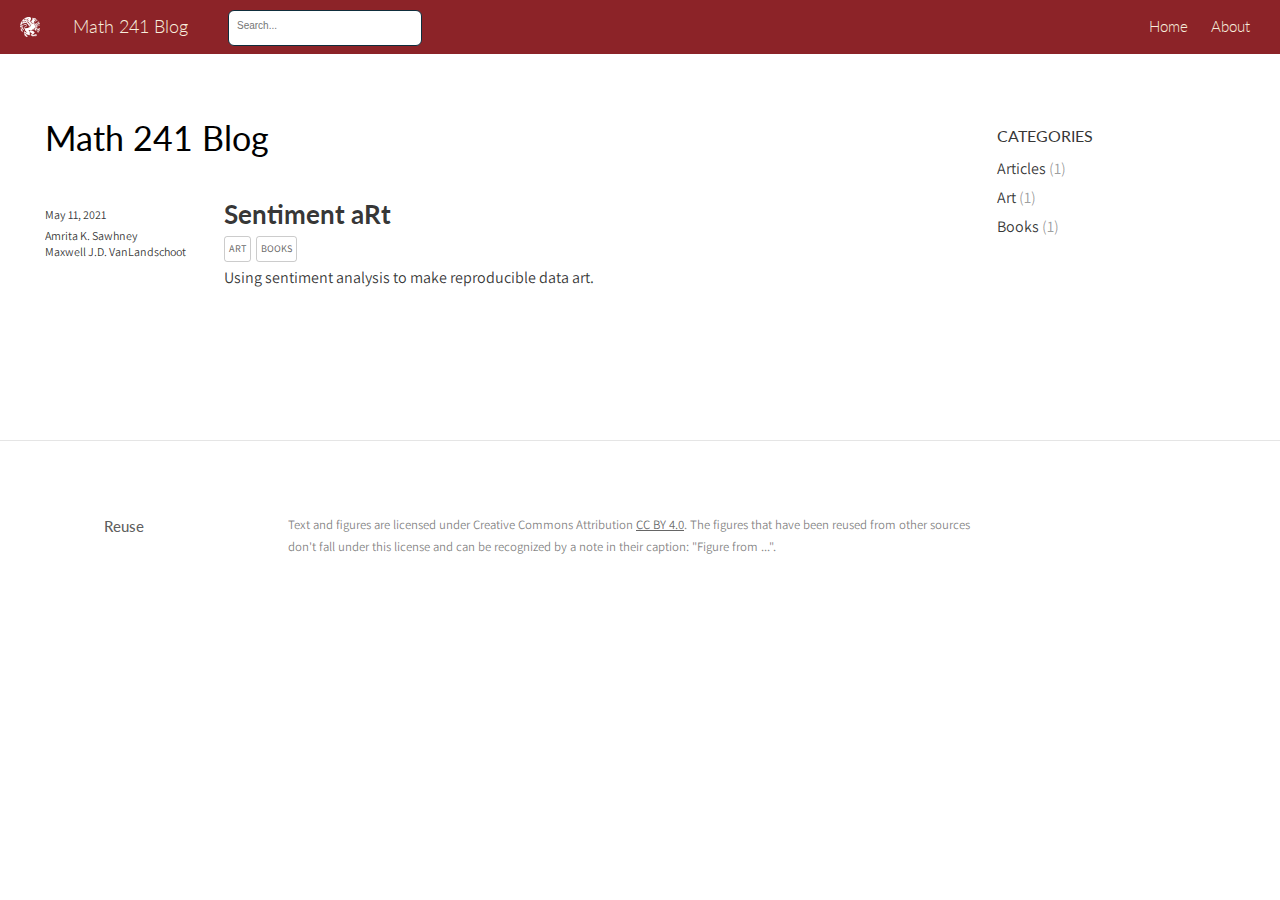
<file: docs/index.html>
<!DOCTYPE html>

<html xmlns="http://www.w3.org/1999/xhtml" lang="" xml:lang="">

<head>
  <meta charset="utf-8"/>
  <meta name="viewport" content="width=device-width, initial-scale=1"/>
  <meta http-equiv="X-UA-Compatible" content="IE=Edge,chrome=1"/>
  <meta name="generator" content="distill" />
  <link rel="alternate" type="application/rss+xml" href="https://reed-math241.github.io/blog/index.xml" />

  <style type="text/css">
  /* Hide doc at startup (prevent jankiness while JS renders/transforms) */
  body {
    visibility: hidden;
  }
  </style>

 <!--radix_placeholder_import_source-->
 <!--/radix_placeholder_import_source-->

<style type="text/css">code{white-space: pre;}</style>
<style type="text/css" data-origin="pandoc">
code.sourceCode > span { display: inline-block; line-height: 1.25; }
code.sourceCode > span { color: inherit; text-decoration: inherit; }
code.sourceCode > span:empty { height: 1.2em; }
.sourceCode { overflow: visible; }
code.sourceCode { white-space: pre; position: relative; }
div.sourceCode { margin: 1em 0; }
pre.sourceCode { margin: 0; }
@media screen {
div.sourceCode { overflow: auto; }
}
@media print {
code.sourceCode { white-space: pre-wrap; }
code.sourceCode > span { text-indent: -5em; padding-left: 5em; }
}
pre.numberSource code
  { counter-reset: source-line 0; }
pre.numberSource code > span
  { position: relative; left: -4em; counter-increment: source-line; }
pre.numberSource code > span > a:first-child::before
  { content: counter(source-line);
    position: relative; left: -1em; text-align: right; vertical-align: baseline;
    border: none; display: inline-block;
    -webkit-touch-callout: none; -webkit-user-select: none;
    -khtml-user-select: none; -moz-user-select: none;
    -ms-user-select: none; user-select: none;
    padding: 0 4px; width: 4em;
    color: #aaaaaa;
  }
pre.numberSource { margin-left: 3em; border-left: 1px solid #aaaaaa;  padding-left: 4px; }
div.sourceCode
  {   }
@media screen {
code.sourceCode > span > a:first-child::before { text-decoration: underline; }
}
code span.al { color: #ad0000; } /* Alert */
code span.an { color: #5e5e5e; } /* Annotation */
code span.at { color: #20794d; } /* Attribute */
code span.bn { color: #ad0000; } /* BaseN */
code span.bu { } /* BuiltIn */
code span.cf { color: #007ba5; } /* ControlFlow */
code span.ch { color: #20794d; } /* Char */
code span.cn { color: #8f5902; } /* Constant */
code span.co { color: #5e5e5e; } /* Comment */
code span.cv { color: #5e5e5e; font-style: italic; } /* CommentVar */
code span.do { color: #5e5e5e; font-style: italic; } /* Documentation */
code span.dt { color: #ad0000; } /* DataType */
code span.dv { color: #ad0000; } /* DecVal */
code span.er { color: #ad0000; } /* Error */
code span.ex { } /* Extension */
code span.fl { color: #ad0000; } /* Float */
code span.fu { color: #4758ab; } /* Function */
code span.im { } /* Import */
code span.in { color: #5e5e5e; } /* Information */
code span.kw { color: #007ba5; } /* Keyword */
code span.op { color: #5e5e5e; } /* Operator */
code span.ot { color: #007ba5; } /* Other */
code span.pp { color: #ad0000; } /* Preprocessor */
code span.sc { color: #20794d; } /* SpecialChar */
code span.ss { color: #20794d; } /* SpecialString */
code span.st { color: #20794d; } /* String */
code span.va { color: #111111; } /* Variable */
code span.vs { color: #20794d; } /* VerbatimString */
code span.wa { color: #5e5e5e; font-style: italic; } /* Warning */
</style>

  <!--radix_placeholder_meta_tags-->
  <title>Math 241 Blog</title>
  
  
  <link rel="license" href="https://creativecommons.org/licenses/by/4.0/"/>
  <link rel="icon" type="image/png" href="images/reed-college-griffin-red.png"/>
  
  
  <!--  https://developers.facebook.com/docs/sharing/webmasters#markup -->
  <meta property="og:title" content="Math 241 Blog"/>
  <meta property="og:type" content="article"/>
  <meta property="og:locale" content="en_US"/>
  <meta property="og:site_name" content="Math 241 Blog"/>
  
  <!--  https://dev.twitter.com/cards/types/summary -->
  <meta property="twitter:card" content="summary"/>
  <meta property="twitter:title" content="Math 241 Blog"/>
  
  <!--/radix_placeholder_meta_tags-->
  <!--radix_placeholder_rmarkdown_metadata-->
  
  <script type="text/json" id="radix-rmarkdown-metadata">
  {"type":"list","attributes":{"names":{"type":"character","attributes":{},"value":["title","site","listing"]}},"value":[{"type":"character","attributes":{},"value":["Math 241 Blog"]},{"type":"character","attributes":{},"value":["distill::distill_website"]},{"type":"character","attributes":{},"value":["posts"]}]}
  </script>
  <!--/radix_placeholder_rmarkdown_metadata-->
  <!--radix_placeholder_navigation_in_header-->
  <meta name="distill:offset" content=""/>
  
  <script type="application/javascript">
  
    window.headroom_prevent_pin = false;
  
    window.document.addEventListener("DOMContentLoaded", function (event) {
  
      // initialize headroom for banner
      var header = $('header').get(0);
      var headerHeight = header.offsetHeight;
      var headroom = new Headroom(header, {
        tolerance: 5,
        onPin : function() {
          if (window.headroom_prevent_pin) {
            window.headroom_prevent_pin = false;
            headroom.unpin();
          }
        }
      });
      headroom.init();
      if(window.location.hash)
        headroom.unpin();
      $(header).addClass('headroom--transition');
  
      // offset scroll location for banner on hash change
      // (see: https://github.com/WickyNilliams/headroom.js/issues/38)
      window.addEventListener("hashchange", function(event) {
        window.scrollTo(0, window.pageYOffset - (headerHeight + 25));
      });
  
      // responsive menu
      $('.distill-site-header').each(function(i, val) {
        var topnav = $(this);
        var toggle = topnav.find('.nav-toggle');
        toggle.on('click', function() {
          topnav.toggleClass('responsive');
        });
      });
  
      // nav dropdowns
      $('.nav-dropbtn').click(function(e) {
        $(this).next('.nav-dropdown-content').toggleClass('nav-dropdown-active');
        $(this).parent().siblings('.nav-dropdown')
           .children('.nav-dropdown-content').removeClass('nav-dropdown-active');
      });
      $("body").click(function(e){
        $('.nav-dropdown-content').removeClass('nav-dropdown-active');
      });
      $(".nav-dropdown").click(function(e){
        e.stopPropagation();
      });
    });
  </script>
  
  <style type="text/css">
  
  /* Theme (user-documented overrideables for nav appearance) */
  
  .distill-site-nav {
    color: rgba(255, 255, 255, 0.8);
    background-color: #0F2E3D;
    font-size: 15px;
    font-weight: 300;
  }
  
  .distill-site-nav a {
    color: inherit;
    text-decoration: none;
  }
  
  .distill-site-nav a:hover {
    color: white;
  }
  
  @media print {
    .distill-site-nav {
      display: none;
    }
  }
  
  .distill-site-header {
  
  }
  
  .distill-site-footer {
  
  }
  
  
  /* Site Header */
  
  .distill-site-header {
    width: 100%;
    box-sizing: border-box;
    z-index: 3;
  }
  
  .distill-site-header .nav-left {
    display: inline-block;
    margin-left: 8px;
  }
  
  @media screen and (max-width: 768px) {
    .distill-site-header .nav-left {
      margin-left: 0;
    }
  }
  
  
  .distill-site-header .nav-right {
    float: right;
    margin-right: 8px;
  }
  
  .distill-site-header a,
  .distill-site-header .title {
    display: inline-block;
    text-align: center;
    padding: 14px 10px 14px 10px;
  }
  
  .distill-site-header .title {
    font-size: 18px;
    min-width: 150px;
  }
  
  .distill-site-header .logo {
    padding: 0;
  }
  
  .distill-site-header .logo img {
    display: none;
    max-height: 20px;
    width: auto;
    margin-bottom: -4px;
  }
  
  .distill-site-header .nav-image img {
    max-height: 18px;
    width: auto;
    display: inline-block;
    margin-bottom: -3px;
  }
  
  
  
  @media screen and (min-width: 1000px) {
    .distill-site-header .logo img {
      display: inline-block;
    }
    .distill-site-header .nav-left {
      margin-left: 20px;
    }
    .distill-site-header .nav-right {
      margin-right: 20px;
    }
    .distill-site-header .title {
      padding-left: 12px;
    }
  }
  
  
  .distill-site-header .nav-toggle {
    display: none;
  }
  
  .nav-dropdown {
    display: inline-block;
    position: relative;
  }
  
  .nav-dropdown .nav-dropbtn {
    border: none;
    outline: none;
    color: rgba(255, 255, 255, 0.8);
    padding: 16px 10px;
    background-color: transparent;
    font-family: inherit;
    font-size: inherit;
    font-weight: inherit;
    margin: 0;
    margin-top: 1px;
    z-index: 2;
  }
  
  .nav-dropdown-content {
    display: none;
    position: absolute;
    background-color: white;
    min-width: 200px;
    border: 1px solid rgba(0,0,0,0.15);
    border-radius: 4px;
    box-shadow: 0px 8px 16px 0px rgba(0,0,0,0.1);
    z-index: 1;
    margin-top: 2px;
    white-space: nowrap;
    padding-top: 4px;
    padding-bottom: 4px;
  }
  
  .nav-dropdown-content hr {
    margin-top: 4px;
    margin-bottom: 4px;
    border: none;
    border-bottom: 1px solid rgba(0, 0, 0, 0.1);
  }
  
  .nav-dropdown-active {
    display: block;
  }
  
  .nav-dropdown-content a, .nav-dropdown-content .nav-dropdown-header {
    color: black;
    padding: 6px 24px;
    text-decoration: none;
    display: block;
    text-align: left;
  }
  
  .nav-dropdown-content .nav-dropdown-header {
    display: block;
    padding: 5px 24px;
    padding-bottom: 0;
    text-transform: uppercase;
    font-size: 14px;
    color: #999999;
    white-space: nowrap;
  }
  
  .nav-dropdown:hover .nav-dropbtn {
    color: white;
  }
  
  .nav-dropdown-content a:hover {
    background-color: #ddd;
    color: black;
  }
  
  .nav-right .nav-dropdown-content {
    margin-left: -45%;
    right: 0;
  }
  
  @media screen and (max-width: 768px) {
    .distill-site-header a, .distill-site-header .nav-dropdown  {display: none;}
    .distill-site-header a.nav-toggle {
      float: right;
      display: block;
    }
    .distill-site-header .title {
      margin-left: 0;
    }
    .distill-site-header .nav-right {
      margin-right: 0;
    }
    .distill-site-header {
      overflow: hidden;
    }
    .nav-right .nav-dropdown-content {
      margin-left: 0;
    }
  }
  
  
  @media screen and (max-width: 768px) {
    .distill-site-header.responsive {position: relative; min-height: 500px; }
    .distill-site-header.responsive a.nav-toggle {
      position: absolute;
      right: 0;
      top: 0;
    }
    .distill-site-header.responsive a,
    .distill-site-header.responsive .nav-dropdown {
      display: block;
      text-align: left;
    }
    .distill-site-header.responsive .nav-left,
    .distill-site-header.responsive .nav-right {
      width: 100%;
    }
    .distill-site-header.responsive .nav-dropdown {float: none;}
    .distill-site-header.responsive .nav-dropdown-content {position: relative;}
    .distill-site-header.responsive .nav-dropdown .nav-dropbtn {
      display: block;
      width: 100%;
      text-align: left;
    }
  }
  
  /* Site Footer */
  
  .distill-site-footer {
    width: 100%;
    overflow: hidden;
    box-sizing: border-box;
    z-index: 3;
    margin-top: 30px;
    padding-top: 30px;
    padding-bottom: 30px;
    text-align: center;
  }
  
  /* Headroom */
  
  d-title {
    padding-top: 6rem;
  }
  
  @media print {
    d-title {
      padding-top: 4rem;
    }
  }
  
  .headroom {
    z-index: 1000;
    position: fixed;
    top: 0;
    left: 0;
    right: 0;
  }
  
  .headroom--transition {
    transition: all .4s ease-in-out;
  }
  
  .headroom--unpinned {
    top: -100px;
  }
  
  .headroom--pinned {
    top: 0;
  }
  
  /* adjust viewport for navbar height */
  /* helps vertically center bootstrap (non-distill) content */
  .min-vh-100 {
    min-height: calc(100vh - 100px) !important;
  }
  
  </style>
  
  <script src="site_libs/jquery-1.11.3/jquery.min.js"></script>
  <link href="site_libs/font-awesome-5.1.0/css/all.css" rel="stylesheet"/>
  <link href="site_libs/font-awesome-5.1.0/css/v4-shims.css" rel="stylesheet"/>
  <script src="site_libs/headroom-0.9.4/headroom.min.js"></script>
  <script src="site_libs/autocomplete-0.37.1/autocomplete.min.js"></script>
  <script src="site_libs/fuse-6.4.1/fuse.min.js"></script>
  
  <script type="application/javascript">
  
  function getMeta(metaName) {
    var metas = document.getElementsByTagName('meta');
    for (let i = 0; i < metas.length; i++) {
      if (metas[i].getAttribute('name') === metaName) {
        return metas[i].getAttribute('content');
      }
    }
    return '';
  }
  
  function offsetURL(url) {
    var offset = getMeta('distill:offset');
    return offset ? offset + '/' + url : url;
  }
  
  function createFuseIndex() {
  
    // create fuse index
    var options = {
      keys: [
        { name: 'title', weight: 20 },
        { name: 'categories', weight: 15 },
        { name: 'description', weight: 10 },
        { name: 'contents', weight: 5 },
      ],
      ignoreLocation: true,
      threshold: 0
    };
    var fuse = new window.Fuse([], options);
  
    // fetch the main search.json
    return fetch(offsetURL('search.json'))
      .then(function(response) {
        if (response.status == 200) {
          return response.json().then(function(json) {
            // index main articles
            json.articles.forEach(function(article) {
              fuse.add(article);
            });
            // download collections and index their articles
            return Promise.all(json.collections.map(function(collection) {
              return fetch(offsetURL(collection)).then(function(response) {
                if (response.status === 200) {
                  return response.json().then(function(articles) {
                    articles.forEach(function(article) {
                      fuse.add(article);
                    });
                  })
                } else {
                  return Promise.reject(
                    new Error('Unexpected status from search index request: ' +
                              response.status)
                  );
                }
              });
            })).then(function() {
              return fuse;
            });
          });
  
        } else {
          return Promise.reject(
            new Error('Unexpected status from search index request: ' +
                        response.status)
          );
        }
      });
  }
  
  window.document.addEventListener("DOMContentLoaded", function (event) {
  
    // get search element (bail if we don't have one)
    var searchEl = window.document.getElementById('distill-search');
    if (!searchEl)
      return;
  
    createFuseIndex()
      .then(function(fuse) {
  
        // make search box visible
        searchEl.classList.remove('hidden');
  
        // initialize autocomplete
        var options = {
          autoselect: true,
          hint: false,
          minLength: 2,
        };
        window.autocomplete(searchEl, options, [{
          source: function(query, callback) {
            const searchOptions = {
              isCaseSensitive: false,
              shouldSort: true,
              minMatchCharLength: 2,
              limit: 10,
            };
            var results = fuse.search(query, searchOptions);
            callback(results
              .map(function(result) { return result.item; })
            );
          },
          templates: {
            suggestion: function(suggestion) {
              var img = suggestion.preview && Object.keys(suggestion.preview).length > 0
                ? `<img src="${offsetURL(suggestion.preview)}"</img>`
                : '';
              var html = `
                <div class="search-item">
                  <h3>${suggestion.title}</h3>
                  <div class="search-item-description">
                    ${suggestion.description || ''}
                  </div>
                  <div class="search-item-preview">
                    ${img}
                  </div>
                </div>
              `;
              return html;
            }
          }
        }]).on('autocomplete:selected', function(event, suggestion) {
          window.location.href = offsetURL(suggestion.path);
        });
        // remove inline display style on autocompleter (we want to
        // manage responsive display via css)
        $('.algolia-autocomplete').css("display", "");
      })
      .catch(function(error) {
        console.log(error);
      });
  
  });
  
  </script>
  
  <style type="text/css">
  
  .nav-search {
    font-size: x-small;
  }
  
  /* Algolioa Autocomplete */
  
  .algolia-autocomplete {
    display: inline-block;
    margin-left: 10px;
    vertical-align: sub;
    background-color: white;
    color: black;
    padding: 6px;
    padding-top: 8px;
    padding-bottom: 0;
    border-radius: 6px;
    border: 1px #0F2E3D solid;
    width: 180px;
  }
  
  
  @media screen and (max-width: 768px) {
    .distill-site-nav .algolia-autocomplete {
      display: none;
      visibility: hidden;
    }
    .distill-site-nav.responsive .algolia-autocomplete {
      display: inline-block;
      visibility: visible;
    }
    .distill-site-nav.responsive .algolia-autocomplete .aa-dropdown-menu {
      margin-left: 0;
      width: 400px;
      max-height: 400px;
    }
  }
  
  .algolia-autocomplete .aa-input, .algolia-autocomplete .aa-hint {
    width: 90%;
    outline: none;
    border: none;
  }
  
  .algolia-autocomplete .aa-hint {
    color: #999;
  }
  .algolia-autocomplete .aa-dropdown-menu {
    width: 550px;
    max-height: 70vh;
    overflow-x: visible;
    overflow-y: scroll;
    padding: 5px;
    margin-top: 3px;
    margin-left: -150px;
    background-color: #fff;
    border-radius: 5px;
    border: 1px solid #999;
    border-top: none;
  }
  
  .algolia-autocomplete .aa-dropdown-menu .aa-suggestion {
    cursor: pointer;
    padding: 5px 4px;
    border-bottom: 1px solid #eee;
  }
  
  .algolia-autocomplete .aa-dropdown-menu .aa-suggestion:last-of-type {
    border-bottom: none;
    margin-bottom: 2px;
  }
  
  .algolia-autocomplete .aa-dropdown-menu .aa-suggestion .search-item {
    overflow: hidden;
    font-size: 0.8em;
    line-height: 1.4em;
  }
  
  .algolia-autocomplete .aa-dropdown-menu .aa-suggestion .search-item h3 {
    font-size: 1rem;
    margin-block-start: 0;
    margin-block-end: 5px;
  }
  
  .algolia-autocomplete .aa-dropdown-menu .aa-suggestion .search-item-description {
    display: inline-block;
    overflow: hidden;
    height: 2.8em;
    width: 80%;
    margin-right: 4%;
  }
  
  .algolia-autocomplete .aa-dropdown-menu .aa-suggestion .search-item-preview {
    display: inline-block;
    width: 15%;
  }
  
  .algolia-autocomplete .aa-dropdown-menu .aa-suggestion .search-item-preview img {
    height: 3em;
    width: auto;
    display: none;
  }
  
  .algolia-autocomplete .aa-dropdown-menu .aa-suggestion .search-item-preview img[src] {
    display: initial;
  }
  
  .algolia-autocomplete .aa-dropdown-menu .aa-suggestion.aa-cursor {
    background-color: #eee;
  }
  .algolia-autocomplete .aa-dropdown-menu .aa-suggestion em {
    font-weight: bold;
    font-style: normal;
  }
  
  </style>
  
  
  <!--/radix_placeholder_navigation_in_header-->
  <!--radix_placeholder_distill-->
  
  <style type="text/css">
  
  body {
    background-color: white;
  }
  
  .pandoc-table {
    width: 100%;
  }
  
  .pandoc-table>caption {
    margin-bottom: 10px;
  }
  
  .pandoc-table th:not([align]) {
    text-align: left;
  }
  
  .pagedtable-footer {
    font-size: 15px;
  }
  
  d-byline .byline {
    grid-template-columns: 2fr 2fr;
  }
  
  d-byline .byline h3 {
    margin-block-start: 1.5em;
  }
  
  d-byline .byline .authors-affiliations h3 {
    margin-block-start: 0.5em;
  }
  
  .authors-affiliations .orcid-id {
    width: 16px;
    height:16px;
    margin-left: 4px;
    margin-right: 4px;
    vertical-align: middle;
    padding-bottom: 2px;
  }
  
  d-title .dt-tags {
    margin-top: 1em;
    grid-column: text;
  }
  
  .dt-tags .dt-tag {
    text-decoration: none;
    display: inline-block;
    color: rgba(0,0,0,0.6);
    padding: 0em 0.4em;
    margin-right: 0.5em;
    margin-bottom: 0.4em;
    font-size: 70%;
    border: 1px solid rgba(0,0,0,0.2);
    border-radius: 3px;
    text-transform: uppercase;
    font-weight: 500;
  }
  
  d-article table.gt_table td,
  d-article table.gt_table th {
    border-bottom: none;
  }
  
  .html-widget {
    margin-bottom: 2.0em;
  }
  
  .l-screen-inset {
    padding-right: 16px;
  }
  
  .l-screen .caption {
    margin-left: 10px;
  }
  
  .shaded {
    background: rgb(247, 247, 247);
    padding-top: 20px;
    padding-bottom: 20px;
    border-top: 1px solid rgba(0, 0, 0, 0.1);
    border-bottom: 1px solid rgba(0, 0, 0, 0.1);
  }
  
  .shaded .html-widget {
    margin-bottom: 0;
    border: 1px solid rgba(0, 0, 0, 0.1);
  }
  
  .shaded .shaded-content {
    background: white;
  }
  
  .text-output {
    margin-top: 0;
    line-height: 1.5em;
  }
  
  .hidden {
    display: none !important;
  }
  
  d-article {
    padding-top: 2.5rem;
    padding-bottom: 30px;
  }
  
  d-appendix {
    padding-top: 30px;
  }
  
  d-article>p>img {
    width: 100%;
  }
  
  d-article h2 {
    margin: 1rem 0 1.5rem 0;
  }
  
  d-article h3 {
    margin-top: 1.5rem;
  }
  
  d-article iframe {
    border: 1px solid rgba(0, 0, 0, 0.1);
    margin-bottom: 2.0em;
    width: 100%;
  }
  
  /* Tweak code blocks */
  
  d-article div.sourceCode code,
  d-article pre code {
    font-family: Consolas, Monaco, 'Andale Mono', 'Ubuntu Mono', monospace;
  }
  
  d-article pre,
  d-article div.sourceCode,
  d-article div.sourceCode pre {
    overflow: auto;
  }
  
  d-article div.sourceCode {
    background-color: white;
  }
  
  d-article div.sourceCode pre {
    padding-left: 10px;
    font-size: 12px;
    border-left: 2px solid rgba(0,0,0,0.1);
  }
  
  d-article pre {
    font-size: 12px;
    color: black;
    background: none;
    margin-top: 0;
    text-align: left;
    white-space: pre;
    word-spacing: normal;
    word-break: normal;
    word-wrap: normal;
    line-height: 1.5;
  
    -moz-tab-size: 4;
    -o-tab-size: 4;
    tab-size: 4;
  
    -webkit-hyphens: none;
    -moz-hyphens: none;
    -ms-hyphens: none;
    hyphens: none;
  }
  
  d-article pre a {
    border-bottom: none;
  }
  
  d-article pre a:hover {
    border-bottom: none;
    text-decoration: underline;
  }
  
  d-article details {
    grid-column: text;
    margin-bottom: 0.8em;
  }
  
  @media(min-width: 768px) {
  
  d-article pre,
  d-article div.sourceCode,
  d-article div.sourceCode pre {
    overflow: visible !important;
  }
  
  d-article div.sourceCode pre {
    padding-left: 18px;
    font-size: 14px;
  }
  
  d-article pre {
    font-size: 14px;
  }
  
  }
  
  figure img.external {
    background: white;
    border: 1px solid rgba(0, 0, 0, 0.1);
    box-shadow: 0 1px 8px rgba(0, 0, 0, 0.1);
    padding: 18px;
    box-sizing: border-box;
  }
  
  /* CSS for d-contents */
  
  .d-contents {
    grid-column: text;
    color: rgba(0,0,0,0.8);
    font-size: 0.9em;
    padding-bottom: 1em;
    margin-bottom: 1em;
    padding-bottom: 0.5em;
    margin-bottom: 1em;
    padding-left: 0.25em;
    justify-self: start;
  }
  
  @media(min-width: 1000px) {
    .d-contents.d-contents-float {
      height: 0;
      grid-column-start: 1;
      grid-column-end: 4;
      justify-self: center;
      padding-right: 3em;
      padding-left: 2em;
    }
  }
  
  .d-contents nav h3 {
    font-size: 18px;
    margin-top: 0;
    margin-bottom: 1em;
  }
  
  .d-contents li {
    list-style-type: none
  }
  
  .d-contents nav > ul {
    padding-left: 0;
  }
  
  .d-contents ul {
    padding-left: 1em
  }
  
  .d-contents nav ul li {
    margin-top: 0.6em;
    margin-bottom: 0.2em;
  }
  
  .d-contents nav a {
    font-size: 13px;
    border-bottom: none;
    text-decoration: none
    color: rgba(0, 0, 0, 0.8);
  }
  
  .d-contents nav a:hover {
    text-decoration: underline solid rgba(0, 0, 0, 0.6)
  }
  
  .d-contents nav > ul > li > a {
    font-weight: 600;
  }
  
  .d-contents nav > ul > li > ul {
    font-weight: inherit;
  }
  
  .d-contents nav > ul > li > ul > li {
    margin-top: 0.2em;
  }
  
  
  .d-contents nav ul {
    margin-top: 0;
    margin-bottom: 0.25em;
  }
  
  .d-article-with-toc h2:nth-child(2) {
    margin-top: 0;
  }
  
  
  /* Figure */
  
  .figure {
    position: relative;
    margin-bottom: 2.5em;
    margin-top: 1.5em;
  }
  
  .figure img {
    width: 100%;
  }
  
  .figure .caption {
    color: rgba(0, 0, 0, 0.6);
    font-size: 12px;
    line-height: 1.5em;
  }
  
  .figure img.external {
    background: white;
    border: 1px solid rgba(0, 0, 0, 0.1);
    box-shadow: 0 1px 8px rgba(0, 0, 0, 0.1);
    padding: 18px;
    box-sizing: border-box;
  }
  
  .figure .caption a {
    color: rgba(0, 0, 0, 0.6);
  }
  
  .figure .caption b,
  .figure .caption strong, {
    font-weight: 600;
    color: rgba(0, 0, 0, 1.0);
  }
  
  /* Citations */
  
  d-article .citation {
    color: inherit;
    cursor: inherit;
  }
  
  div.hanging-indent{
    margin-left: 1em; text-indent: -1em;
  }
  
  /* Citation hover box */
  
  .tippy-box[data-theme~=light-border] {
    background-color: rgba(250, 250, 250, 0.95);
  }
  
  .tippy-content > p {
    margin-bottom: 0;
    padding: 2px;
  }
  
  
  /* Tweak 1000px media break to show more text */
  
  @media(min-width: 1000px) {
    .base-grid,
    distill-header,
    d-title,
    d-abstract,
    d-article,
    d-appendix,
    distill-appendix,
    d-byline,
    d-footnote-list,
    d-citation-list,
    distill-footer {
      grid-template-columns: [screen-start] 1fr [page-start kicker-start] 80px [middle-start] 50px [text-start kicker-end] 65px 65px 65px 65px 65px 65px 65px 65px [text-end gutter-start] 65px [middle-end] 65px [page-end gutter-end] 1fr [screen-end];
      grid-column-gap: 16px;
    }
  
    .grid {
      grid-column-gap: 16px;
    }
  
    d-article {
      font-size: 1.06rem;
      line-height: 1.7em;
    }
    figure .caption, .figure .caption, figure figcaption {
      font-size: 13px;
    }
  }
  
  @media(min-width: 1180px) {
    .base-grid,
    distill-header,
    d-title,
    d-abstract,
    d-article,
    d-appendix,
    distill-appendix,
    d-byline,
    d-footnote-list,
    d-citation-list,
    distill-footer {
      grid-template-columns: [screen-start] 1fr [page-start kicker-start] 60px [middle-start] 60px [text-start kicker-end] 60px 60px 60px 60px 60px 60px 60px 60px [text-end gutter-start] 60px [middle-end] 60px [page-end gutter-end] 1fr [screen-end];
      grid-column-gap: 32px;
    }
  
    .grid {
      grid-column-gap: 32px;
    }
  }
  
  
  /* Get the citation styles for the appendix (not auto-injected on render since
     we do our own rendering of the citation appendix) */
  
  d-appendix .citation-appendix,
  .d-appendix .citation-appendix {
    font-size: 11px;
    line-height: 15px;
    border-left: 1px solid rgba(0, 0, 0, 0.1);
    padding-left: 18px;
    border: 1px solid rgba(0,0,0,0.1);
    background: rgba(0, 0, 0, 0.02);
    padding: 10px 18px;
    border-radius: 3px;
    color: rgba(150, 150, 150, 1);
    overflow: hidden;
    margin-top: -12px;
    white-space: pre-wrap;
    word-wrap: break-word;
  }
  
  /* Include appendix styles here so they can be overridden */
  
  d-appendix {
    contain: layout style;
    font-size: 0.8em;
    line-height: 1.7em;
    margin-top: 60px;
    margin-bottom: 0;
    border-top: 1px solid rgba(0, 0, 0, 0.1);
    color: rgba(0,0,0,0.5);
    padding-top: 60px;
    padding-bottom: 48px;
  }
  
  d-appendix h3 {
    grid-column: page-start / text-start;
    font-size: 15px;
    font-weight: 500;
    margin-top: 1em;
    margin-bottom: 0;
    color: rgba(0,0,0,0.65);
  }
  
  d-appendix h3 + * {
    margin-top: 1em;
  }
  
  d-appendix ol {
    padding: 0 0 0 15px;
  }
  
  @media (min-width: 768px) {
    d-appendix ol {
      padding: 0 0 0 30px;
      margin-left: -30px;
    }
  }
  
  d-appendix li {
    margin-bottom: 1em;
  }
  
  d-appendix a {
    color: rgba(0, 0, 0, 0.6);
  }
  
  d-appendix > * {
    grid-column: text;
  }
  
  d-appendix > d-footnote-list,
  d-appendix > d-citation-list,
  d-appendix > distill-appendix {
    grid-column: screen;
  }
  
  /* Include footnote styles here so they can be overridden */
  
  d-footnote-list {
    contain: layout style;
  }
  
  d-footnote-list > * {
    grid-column: text;
  }
  
  d-footnote-list a.footnote-backlink {
    color: rgba(0,0,0,0.3);
    padding-left: 0.5em;
  }
  
  
  
  /* Anchor.js */
  
  .anchorjs-link {
    /*transition: all .25s linear; */
    text-decoration: none;
    border-bottom: none;
  }
  *:hover > .anchorjs-link {
    margin-left: -1.125em !important;
    text-decoration: none;
    border-bottom: none;
  }
  
  /* Social footer */
  
  .social_footer {
    margin-top: 30px;
    margin-bottom: 0;
    color: rgba(0,0,0,0.67);
  }
  
  .disqus-comments {
    margin-right: 30px;
  }
  
  .disqus-comment-count {
    border-bottom: 1px solid rgba(0, 0, 0, 0.4);
    cursor: pointer;
  }
  
  #disqus_thread {
    margin-top: 30px;
  }
  
  .article-sharing a {
    border-bottom: none;
    margin-right: 8px;
  }
  
  .article-sharing a:hover {
    border-bottom: none;
  }
  
  .sidebar-section.subscribe {
    font-size: 12px;
    line-height: 1.6em;
  }
  
  .subscribe p {
    margin-bottom: 0.5em;
  }
  
  
  .article-footer .subscribe {
    font-size: 15px;
    margin-top: 45px;
  }
  
  
  .sidebar-section.custom {
    font-size: 12px;
    line-height: 1.6em;
  }
  
  .custom p {
    margin-bottom: 0.5em;
  }
  
  /* Styles for listing layout (hide title) */
  .layout-listing d-title, .layout-listing .d-title {
    display: none;
  }
  
  /* Styles for posts lists (not auto-injected) */
  
  
  .posts-with-sidebar {
    padding-left: 45px;
    padding-right: 45px;
  }
  
  .posts-list .description h2,
  .posts-list .description p {
    font-family: -apple-system, BlinkMacSystemFont, "Segoe UI", Roboto, Oxygen, Ubuntu, Cantarell, "Fira Sans", "Droid Sans", "Helvetica Neue", Arial, sans-serif;
  }
  
  .posts-list .description h2 {
    font-weight: 700;
    border-bottom: none;
    padding-bottom: 0;
  }
  
  .posts-list h2.post-tag {
    border-bottom: 1px solid rgba(0, 0, 0, 0.2);
    padding-bottom: 12px;
  }
  .posts-list {
    margin-top: 60px;
    margin-bottom: 24px;
  }
  
  .posts-list .post-preview {
    text-decoration: none;
    overflow: hidden;
    display: block;
    border-bottom: 1px solid rgba(0, 0, 0, 0.1);
    padding: 24px 0;
  }
  
  .post-preview-last {
    border-bottom: none !important;
  }
  
  .posts-list .posts-list-caption {
    grid-column: screen;
    font-weight: 400;
  }
  
  .posts-list .post-preview h2 {
    margin: 0 0 6px 0;
    line-height: 1.2em;
    font-style: normal;
    font-size: 24px;
  }
  
  .posts-list .post-preview p {
    margin: 0 0 12px 0;
    line-height: 1.4em;
    font-size: 16px;
  }
  
  .posts-list .post-preview .thumbnail {
    box-sizing: border-box;
    margin-bottom: 24px;
    position: relative;
    max-width: 500px;
  }
  .posts-list .post-preview img {
    width: 100%;
    display: block;
  }
  
  .posts-list .metadata {
    font-size: 12px;
    line-height: 1.4em;
    margin-bottom: 18px;
  }
  
  .posts-list .metadata > * {
    display: inline-block;
  }
  
  .posts-list .metadata .publishedDate {
    margin-right: 2em;
  }
  
  .posts-list .metadata .dt-authors {
    display: block;
    margin-top: 0.3em;
    margin-right: 2em;
  }
  
  .posts-list .dt-tags {
    display: block;
    line-height: 1em;
  }
  
  .posts-list .dt-tags .dt-tag {
    display: inline-block;
    color: rgba(0,0,0,0.6);
    padding: 0.3em 0.4em;
    margin-right: 0.2em;
    margin-bottom: 0.4em;
    font-size: 60%;
    border: 1px solid rgba(0,0,0,0.2);
    border-radius: 3px;
    text-transform: uppercase;
    font-weight: 500;
  }
  
  .posts-list img {
    opacity: 1;
  }
  
  .posts-list img[data-src] {
    opacity: 0;
  }
  
  .posts-more {
    clear: both;
  }
  
  
  .posts-sidebar {
    font-size: 16px;
  }
  
  .posts-sidebar h3 {
    font-size: 16px;
    margin-top: 0;
    margin-bottom: 0.5em;
    font-weight: 400;
    text-transform: uppercase;
  }
  
  .sidebar-section {
    margin-bottom: 30px;
  }
  
  .categories ul {
    list-style-type: none;
    margin: 0;
    padding: 0;
  }
  
  .categories li {
    color: rgba(0, 0, 0, 0.8);
    margin-bottom: 0;
  }
  
  .categories li>a {
    border-bottom: none;
  }
  
  .categories li>a:hover {
    border-bottom: 1px solid rgba(0, 0, 0, 0.4);
  }
  
  .categories .active {
    font-weight: 600;
  }
  
  .categories .category-count {
    color: rgba(0, 0, 0, 0.4);
  }
  
  
  @media(min-width: 768px) {
    .posts-list .post-preview h2 {
      font-size: 26px;
    }
    .posts-list .post-preview .thumbnail {
      float: right;
      width: 30%;
      margin-bottom: 0;
    }
    .posts-list .post-preview .description {
      float: left;
      width: 45%;
    }
    .posts-list .post-preview .metadata {
      float: left;
      width: 20%;
      margin-top: 8px;
    }
    .posts-list .post-preview p {
      margin: 0 0 12px 0;
      line-height: 1.5em;
      font-size: 16px;
    }
    .posts-with-sidebar .posts-list {
      float: left;
      width: 75%;
    }
    .posts-with-sidebar .posts-sidebar {
      float: right;
      width: 20%;
      margin-top: 60px;
      padding-top: 24px;
      padding-bottom: 24px;
    }
  }
  
  
  /* Improve display for browsers without grid (IE/Edge <= 15) */
  
  .downlevel {
    line-height: 1.6em;
    font-family: -apple-system, BlinkMacSystemFont, "Segoe UI", Roboto, Oxygen, Ubuntu, Cantarell, "Fira Sans", "Droid Sans", "Helvetica Neue", Arial, sans-serif;
    margin: 0;
  }
  
  .downlevel .d-title {
    padding-top: 6rem;
    padding-bottom: 1.5rem;
  }
  
  .downlevel .d-title h1 {
    font-size: 50px;
    font-weight: 700;
    line-height: 1.1em;
    margin: 0 0 0.5rem;
  }
  
  .downlevel .d-title p {
    font-weight: 300;
    font-size: 1.2rem;
    line-height: 1.55em;
    margin-top: 0;
  }
  
  .downlevel .d-byline {
    padding-top: 0.8em;
    padding-bottom: 0.8em;
    font-size: 0.8rem;
    line-height: 1.8em;
  }
  
  .downlevel .section-separator {
    border: none;
    border-top: 1px solid rgba(0, 0, 0, 0.1);
  }
  
  .downlevel .d-article {
    font-size: 1.06rem;
    line-height: 1.7em;
    padding-top: 1rem;
    padding-bottom: 2rem;
  }
  
  
  .downlevel .d-appendix {
    padding-left: 0;
    padding-right: 0;
    max-width: none;
    font-size: 0.8em;
    line-height: 1.7em;
    margin-bottom: 0;
    color: rgba(0,0,0,0.5);
    padding-top: 40px;
    padding-bottom: 48px;
  }
  
  .downlevel .footnotes ol {
    padding-left: 13px;
  }
  
  .downlevel .base-grid,
  .downlevel .distill-header,
  .downlevel .d-title,
  .downlevel .d-abstract,
  .downlevel .d-article,
  .downlevel .d-appendix,
  .downlevel .distill-appendix,
  .downlevel .d-byline,
  .downlevel .d-footnote-list,
  .downlevel .d-citation-list,
  .downlevel .distill-footer,
  .downlevel .appendix-bottom,
  .downlevel .posts-container {
    padding-left: 40px;
    padding-right: 40px;
  }
  
  @media(min-width: 768px) {
    .downlevel .base-grid,
    .downlevel .distill-header,
    .downlevel .d-title,
    .downlevel .d-abstract,
    .downlevel .d-article,
    .downlevel .d-appendix,
    .downlevel .distill-appendix,
    .downlevel .d-byline,
    .downlevel .d-footnote-list,
    .downlevel .d-citation-list,
    .downlevel .distill-footer,
    .downlevel .appendix-bottom,
    .downlevel .posts-container {
    padding-left: 150px;
    padding-right: 150px;
    max-width: 900px;
  }
  }
  
  .downlevel pre code {
    display: block;
    border-left: 2px solid rgba(0, 0, 0, .1);
    padding: 0 0 0 20px;
    font-size: 14px;
  }
  
  .downlevel code, .downlevel pre {
    color: black;
    background: none;
    font-family: Consolas, Monaco, 'Andale Mono', 'Ubuntu Mono', monospace;
    text-align: left;
    white-space: pre;
    word-spacing: normal;
    word-break: normal;
    word-wrap: normal;
    line-height: 1.5;
  
    -moz-tab-size: 4;
    -o-tab-size: 4;
    tab-size: 4;
  
    -webkit-hyphens: none;
    -moz-hyphens: none;
    -ms-hyphens: none;
    hyphens: none;
  }
  
  .downlevel .posts-list .post-preview {
    color: inherit;
  }
  
  
  
  </style>
  
  <script type="application/javascript">
  
  function is_downlevel_browser() {
    if (bowser.isUnsupportedBrowser({ msie: "12", msedge: "16"},
                                   window.navigator.userAgent)) {
      return true;
    } else {
      return window.load_distill_framework === undefined;
    }
  }
  
  // show body when load is complete
  function on_load_complete() {
  
    // add anchors
    if (window.anchors) {
      window.anchors.options.placement = 'left';
      window.anchors.add('d-article > h2, d-article > h3, d-article > h4, d-article > h5');
    }
  
  
    // set body to visible
    document.body.style.visibility = 'visible';
  
    // force redraw for leaflet widgets
    if (window.HTMLWidgets) {
      var maps = window.HTMLWidgets.findAll(".leaflet");
      $.each(maps, function(i, el) {
        var map = this.getMap();
        map.invalidateSize();
        map.eachLayer(function(layer) {
          if (layer instanceof L.TileLayer)
            layer.redraw();
        });
      });
    }
  
    // trigger 'shown' so htmlwidgets resize
    $('d-article').trigger('shown');
  }
  
  function init_distill() {
  
    init_common();
  
    // create front matter
    var front_matter = $('<d-front-matter></d-front-matter>');
    $('#distill-front-matter').wrap(front_matter);
  
    // create d-title
    $('.d-title').changeElementType('d-title');
  
    // create d-byline
    var byline = $('<d-byline></d-byline>');
    $('.d-byline').replaceWith(byline);
  
    // create d-article
    var article = $('<d-article></d-article>');
    $('.d-article').wrap(article).children().unwrap();
  
    // move posts container into article
    $('.posts-container').appendTo($('d-article'));
  
    // create d-appendix
    $('.d-appendix').changeElementType('d-appendix');
  
    // flag indicating that we have appendix items
    var appendix = $('.appendix-bottom').children('h3').length > 0;
  
    // replace footnotes with <d-footnote>
    $('.footnote-ref').each(function(i, val) {
      appendix = true;
      var href = $(this).attr('href');
      var id = href.replace('#', '');
      var fn = $('#' + id);
      var fn_p = $('#' + id + '>p');
      fn_p.find('.footnote-back').remove();
      var text = fn_p.html();
      var dtfn = $('<d-footnote></d-footnote>');
      dtfn.html(text);
      $(this).replaceWith(dtfn);
    });
    // remove footnotes
    $('.footnotes').remove();
  
    // move refs into #references-listing
    $('#references-listing').replaceWith($('#refs'));
  
    $('h1.appendix, h2.appendix').each(function(i, val) {
      $(this).changeElementType('h3');
    });
    $('h3.appendix').each(function(i, val) {
      var id = $(this).attr('id');
      $('.d-contents a[href="#' + id + '"]').parent().remove();
      appendix = true;
      $(this).nextUntil($('h1, h2, h3')).addBack().appendTo($('d-appendix'));
    });
  
    // show d-appendix if we have appendix content
    $("d-appendix").css('display', appendix ? 'grid' : 'none');
  
    // localize layout chunks to just output
    $('.layout-chunk').each(function(i, val) {
  
      // capture layout
      var layout = $(this).attr('data-layout');
  
      // apply layout to markdown level block elements
      var elements = $(this).children().not('details, div.sourceCode, pre, script');
      elements.each(function(i, el) {
        var layout_div = $('<div class="' + layout + '"></div>');
        if (layout_div.hasClass('shaded')) {
          var shaded_content = $('<div class="shaded-content"></div>');
          $(this).wrap(shaded_content);
          $(this).parent().wrap(layout_div);
        } else {
          $(this).wrap(layout_div);
        }
      });
  
  
      // unwrap the layout-chunk div
      $(this).children().unwrap();
    });
  
    // remove code block used to force  highlighting css
    $('.distill-force-highlighting-css').parent().remove();
  
    // remove empty line numbers inserted by pandoc when using a
    // custom syntax highlighting theme
    $('code.sourceCode a:empty').remove();
  
    // load distill framework
    load_distill_framework();
  
    // wait for window.distillRunlevel == 4 to do post processing
    function distill_post_process() {
  
      if (!window.distillRunlevel || window.distillRunlevel < 4)
        return;
  
      // hide author/affiliations entirely if we have no authors
      var front_matter = JSON.parse($("#distill-front-matter").html());
      var have_authors = front_matter.authors && front_matter.authors.length > 0;
      if (!have_authors)
        $('d-byline').addClass('hidden');
  
      // article with toc class
      $('.d-contents').parent().addClass('d-article-with-toc');
  
      // strip links that point to #
      $('.authors-affiliations').find('a[href="#"]').removeAttr('href');
  
      // add orcid ids
      $('.authors-affiliations').find('.author').each(function(i, el) {
        var orcid_id = front_matter.authors[i].orcidID;
        if (orcid_id) {
          var a = $('<a></a>');
          a.attr('href', 'https://orcid.org/' + orcid_id);
          var img = $('<img></img>');
          img.addClass('orcid-id');
          img.attr('alt', 'ORCID ID');
          img.attr('src','[data-uri]');
          a.append(img);
          $(this).append(a);
        }
      });
  
      // hide elements of author/affiliations grid that have no value
      function hide_byline_column(caption) {
        $('d-byline').find('h3:contains("' + caption + '")').parent().css('visibility', 'hidden');
      }
  
      // affiliations
      var have_affiliations = false;
      for (var i = 0; i<front_matter.authors.length; ++i) {
        var author = front_matter.authors[i];
        if (author.affiliation !== "&nbsp;") {
          have_affiliations = true;
          break;
        }
      }
      if (!have_affiliations)
        $('d-byline').find('h3:contains("Affiliations")').css('visibility', 'hidden');
  
      // published date
      if (!front_matter.publishedDate)
        hide_byline_column("Published");
  
      // document object identifier
      var doi = $('d-byline').find('h3:contains("DOI")');
      var doi_p = doi.next().empty();
      if (!front_matter.doi) {
        // if we have a citation and valid citationText then link to that
        if ($('#citation').length > 0 && front_matter.citationText) {
          doi.html('Citation');
          $('<a href="#citation"></a>')
            .text(front_matter.citationText)
            .appendTo(doi_p);
        } else {
          hide_byline_column("DOI");
        }
      } else {
        $('<a></a>')
           .attr('href', "https://doi.org/" + front_matter.doi)
           .html(front_matter.doi)
           .appendTo(doi_p);
      }
  
       // change plural form of authors/affiliations
      if (front_matter.authors.length === 1) {
        var grid = $('.authors-affiliations');
        grid.children('h3:contains("Authors")').text('Author');
        grid.children('h3:contains("Affiliations")').text('Affiliation');
      }
  
      // remove d-appendix and d-footnote-list local styles
      $('d-appendix > style:first-child').remove();
      $('d-footnote-list > style:first-child').remove();
  
      // move appendix-bottom entries to the bottom
      $('.appendix-bottom').appendTo('d-appendix').children().unwrap();
      $('.appendix-bottom').remove();
  
      // hoverable references
      $('span.citation[data-cites]').each(function() {
        var refHtml = $('#ref-' + $(this).attr('data-cites')).html();
        window.tippy(this, {
          allowHTML: true,
          content: refHtml,
          maxWidth: 500,
          interactive: true,
          interactiveBorder: 10,
          theme: 'light-border',
          placement: 'bottom-start'
        });
      });
  
      // clear polling timer
      clearInterval(tid);
  
      // show body now that everything is ready
      on_load_complete();
    }
  
    var tid = setInterval(distill_post_process, 50);
    distill_post_process();
  
  }
  
  function init_downlevel() {
  
    init_common();
  
     // insert hr after d-title
    $('.d-title').after($('<hr class="section-separator"/>'));
  
    // check if we have authors
    var front_matter = JSON.parse($("#distill-front-matter").html());
    var have_authors = front_matter.authors && front_matter.authors.length > 0;
  
    // manage byline/border
    if (!have_authors)
      $('.d-byline').remove();
    $('.d-byline').after($('<hr class="section-separator"/>'));
    $('.d-byline a').remove();
  
    // remove toc
    $('.d-contents').remove();
  
    // move appendix elements
    $('h1.appendix, h2.appendix').each(function(i, val) {
      $(this).changeElementType('h3');
    });
    $('h3.appendix').each(function(i, val) {
      $(this).nextUntil($('h1, h2, h3')).addBack().appendTo($('.d-appendix'));
    });
  
  
    // inject headers into references and footnotes
    var refs_header = $('<h3></h3>');
    refs_header.text('References');
    $('#refs').prepend(refs_header);
  
    var footnotes_header = $('<h3></h3');
    footnotes_header.text('Footnotes');
    $('.footnotes').children('hr').first().replaceWith(footnotes_header);
  
    // move appendix-bottom entries to the bottom
    $('.appendix-bottom').appendTo('.d-appendix').children().unwrap();
    $('.appendix-bottom').remove();
  
    // remove appendix if it's empty
    if ($('.d-appendix').children().length === 0)
      $('.d-appendix').remove();
  
    // prepend separator above appendix
    $('.d-appendix').before($('<hr class="section-separator" style="clear: both"/>'));
  
    // trim code
    $('pre>code').each(function(i, val) {
      $(this).html($.trim($(this).html()));
    });
  
    // move posts-container right before article
    $('.posts-container').insertBefore($('.d-article'));
  
    $('body').addClass('downlevel');
  
    on_load_complete();
  }
  
  
  function init_common() {
  
    // jquery plugin to change element types
    (function($) {
      $.fn.changeElementType = function(newType) {
        var attrs = {};
  
        $.each(this[0].attributes, function(idx, attr) {
          attrs[attr.nodeName] = attr.nodeValue;
        });
  
        this.replaceWith(function() {
          return $("<" + newType + "/>", attrs).append($(this).contents());
        });
      };
    })(jQuery);
  
    // prevent underline for linked images
    $('a > img').parent().css({'border-bottom' : 'none'});
  
    // mark non-body figures created by knitr chunks as 100% width
    $('.layout-chunk').each(function(i, val) {
      var figures = $(this).find('img, .html-widget');
      if ($(this).attr('data-layout') !== "l-body") {
        figures.css('width', '100%');
      } else {
        figures.css('max-width', '100%');
        figures.filter("[width]").each(function(i, val) {
          var fig = $(this);
          fig.css('width', fig.attr('width') + 'px');
        });
  
      }
    });
  
    // auto-append index.html to post-preview links in file: protocol
    // and in rstudio ide preview
    $('.post-preview').each(function(i, val) {
      if (window.location.protocol === "file:")
        $(this).attr('href', $(this).attr('href') + "index.html");
    });
  
    // get rid of index.html references in header
    if (window.location.protocol !== "file:") {
      $('.distill-site-header a[href]').each(function(i,val) {
        $(this).attr('href', $(this).attr('href').replace("index.html", "./"));
      });
    }
  
    // add class to pandoc style tables
    $('tr.header').parent('thead').parent('table').addClass('pandoc-table');
    $('.kable-table').children('table').addClass('pandoc-table');
  
    // add figcaption style to table captions
    $('caption').parent('table').addClass("figcaption");
  
    // initialize posts list
    if (window.init_posts_list)
      window.init_posts_list();
  
    // implmement disqus comment link
    $('.disqus-comment-count').click(function() {
      window.headroom_prevent_pin = true;
      $('#disqus_thread').toggleClass('hidden');
      if (!$('#disqus_thread').hasClass('hidden')) {
        var offset = $(this).offset();
        $(window).resize();
        $('html, body').animate({
          scrollTop: offset.top - 35
        });
      }
    });
  }
  
  document.addEventListener('DOMContentLoaded', function() {
    if (is_downlevel_browser())
      init_downlevel();
    else
      window.addEventListener('WebComponentsReady', init_distill);
  });
  
  </script>
  
  <style type="text/css">
  /* base variables */
  
  /* Edit the CSS properties in this file to create a custom
     Distill theme. Only edit values in the right column
     for each row; values shown are the CSS defaults.
     To return any property to the default,
     you may set its value to: unset
     All rows must end with a semi-colon.                      */
  
  /* Optional: embed custom fonts here with `@import`          */
  /* This must remain at the top of this file.                 */
  
  
  
  html {
    /*-- Main font sizes --*/
    --title-size:      50px;
    --body-size:       1.06rem;
    --code-size:       14px;
    --aside-size:      12px;
    --fig-cap-size:    13px;
    /*-- Main font colors --*/
    --title-color:     #000000;
    --header-color:    rgba(0, 0, 0, 0.8);
    --body-color:      rgba(0, 0, 0, 0.8);
    --aside-color:     rgba(0, 0, 0, 0.6);
    --fig-cap-color:   rgba(0, 0, 0, 0.6);
    /*-- Specify custom fonts ~~~ must be imported above   --*/
    --heading-font:    sans-serif;
    --mono-font:       monospace;
    --body-font:       sans-serif;
    --navbar-font:     sans-serif;  /* websites + blogs only */
  }
  
  /*-- ARTICLE METADATA --*/
  d-byline {
    --heading-size:    0.6rem;
    --heading-color:   rgba(0, 0, 0, 0.5);
    --body-size:       0.8rem;
    --body-color:      rgba(0, 0, 0, 0.8);
  }
  
  /*-- ARTICLE TABLE OF CONTENTS --*/
  .d-contents {
    --heading-size:    18px;
    --contents-size:   13px;
  }
  
  /*-- ARTICLE APPENDIX --*/
  d-appendix {
    --heading-size:    15px;
    --heading-color:   rgba(0, 0, 0, 0.65);
    --text-size:       0.8em;
    --text-color:      rgba(0, 0, 0, 0.5);
  }
  
  /*-- WEBSITE HEADER + FOOTER --*/
  /* These properties only apply to Distill sites and blogs  */
  
  .distill-site-header {
    --title-size:       18px;
    --text-color:       rgba(255, 255, 255, 0.8);
    --text-size:        15px;
    --hover-color:      white;
    --bkgd-color:       #0F2E3D;
  }
  
  .distill-site-footer {
    --text-color:       rgba(255, 255, 255, 0.8);
    --text-size:        15px;
    --hover-color:      white;
    --bkgd-color:       #0F2E3D;
  }
  
  /*-- Additional custom styles --*/
  /* Add any additional CSS rules below                      */
  </style>
  <style type="text/css">
  /* base variables */
  
  /* Edit the CSS properties in this file to create a custom
     Distill theme. Only edit values in the right column
     for each row; values shown are the CSS defaults.
     To return any property to the default,
     you may set its value to: unset
     All rows must end with a semi-colon.                      */
  
  /* Optional: embed custom fonts here with `@import`          */
  @import url('https://fonts.googleapis.com/css2?family=Amiri');
  @import url('https://fonts.googleapis.com/css2?family=Bitter');
  @import url('https://fonts.googleapis.com/css2?family=DM+Mono');
  @import url('https://fonts.googleapis.com/css2?family=Lato');
  @import url('https://fonts.googleapis.com/css2?family=Montserrat');
  @import url('https://fonts.googleapis.com/css2?family=Aleo');
  @import url('https://fonts.googleapis.com/css2?family=Assistant');
  /* This must remain at the top of this file.                 */
  
  
  
  html {
    /*-- Main font sizes --*/
    --title-size:      50px;
    --body-size:       1.06rem;
    --code-size:       14px;
    --aside-size:      12px;
    --fig-cap-size:    13px;
    /*-- Main font colors --*/
    --title-color:     #000000;
    --header-color:    rgba(0, 0, 0, 0.8);
    --body-color:      rgba(0, 0, 0, 0.8);
    --aside-color:     rgba(0, 0, 0, 0.6);
    --fig-cap-color:   rgba(0, 0, 0, 0.6);
    /*-- Specify custom fonts ~~~ must be imported above   --*/
    --heading-font:    "Lato", serif;
    --mono-font:       "DM Mono", monospace;
    --body-font:       "Assistant", sans-serif;
    --navbar-font:     "Lato", serif;  /* websites + blogs only */
  }
  
  /*-- ARTICLE METADATA --*/
  d-byline {
    --heading-size:    0.6rem;
    --heading-color:   rgba(0, 0, 0, 0.5);
    --body-size:       0.8rem;
    --body-color:      rgba(0, 0, 0, 0.8);
  }
  
  /*-- ARTICLE TABLE OF CONTENTS --*/
  .d-contents {
    --heading-size:    18px;
    --contents-size:   13px;
  }
  
  /*-- ARTICLE APPENDIX --*/
  d-appendix {
    --heading-size:    15px;
    --heading-color:   rgba(0, 0, 0, 0.65);
    --text-size:       0.8em;
    --text-color:      rgba(0, 0, 0, 0.5);
  }
  
  /*-- WEBSITE HEADER + FOOTER --*/
  /* These properties only apply to Distill sites and blogs  */
  
  .distill-site-header {
    --title-size:       18px;
    --text-color:       #F7EEDD;
    --text-size:        15px;
    --hover-color:      white;
    --bkgd-color:       #8C2328; /* editted */
  }
  
  .distill-site-footer {
    --text-color:       #F7EEDD;
    --text-size:        15px;
    --hover-color:      white;
    --bkgd-color:       #8C2328; /* editted */
  }
  
  /*-- Additional custom styles --*/
  /* Add any additional CSS rules below                      */
  
  /* Change the appearance of in-line code chunks */
  /* Change code chunk colors */
  
  /* Change bullets */
  ul > li::marker {
    font-size: 1.125em;
    color: #8C2328;
  }
  
  /* Change link appearance */
  d-article a {
    border-bottom: 2px solid #9C3C3E;
    text-decoration: none;
  }</style>
  <style type="text/css">
  /* base style */
  
  /* FONT FAMILIES */
  
  :root {
    --heading-default: -apple-system, BlinkMacSystemFont, "Segoe UI", Roboto, Oxygen, Ubuntu, Cantarell, "Fira Sans", "Droid Sans", "Helvetica Neue", Arial, sans-serif;
    --mono-default: Consolas, Monaco, 'Andale Mono', 'Ubuntu Mono', monospace;
    --body-default: -apple-system, BlinkMacSystemFont, "Segoe UI", Roboto, Oxygen, Ubuntu, Cantarell, "Fira Sans", "Droid Sans", "Helvetica Neue", Arial, sans-serif;
  }
  
  body,
  .posts-list .post-preview p,
  .posts-list .description p {
    font-family: var(--body-font), var(--body-default);
  }
  
  h1, h2, h3, h4, h5, h6,
  .posts-list .post-preview h2,
  .posts-list .description h2 {
    font-family: var(--heading-font), var(--heading-default);
  }
  
  d-article div.sourceCode code,
  d-article pre code {
    font-family: var(--mono-font), var(--mono-default);
  }
  
  
  /*-- TITLE --*/
  d-title h1,
  .posts-list > h1 {
    color: var(--title-color, black);
  }
  
  d-title h1 {
    font-size: var(--title-size, 50px);
  }
  
  /*-- HEADERS --*/
  d-article h1,
  d-article h2,
  d-article h3,
  d-article h4,
  d-article h5,
  d-article h6 {
    color: var(--header-color, rgba(0, 0, 0, 0.8));
  }
  
  /*-- BODY --*/
  d-article > p,  /* only text inside of <p> tags */
  d-article > ul, /* lists */
  d-article > ol {
    color: var(--body-color, rgba(0, 0, 0, 0.8));
    font-size: var(--body-size, 1.06rem);
  }
  
  
  /*-- CODE --*/
  d-article div.sourceCode code,
  d-article pre code {
    font-size: var(--code-size, 14px);
  }
  
  /*-- ASIDE --*/
  d-article aside {
    font-size: var(--aside-size, 12px);
    color: var(--aside-color, rgba(0, 0, 0, 0.6));
  }
  
  /*-- FIGURE CAPTIONS --*/
  figure .caption,
  figure figcaption,
  .figure .caption {
    font-size: var(--fig-cap-size, 13px);
    color: var(--fig-cap-color, rgba(0, 0, 0, 0.6));
  }
  
  /*-- METADATA --*/
  d-byline h3 {
    font-size: var(--heading-size, 0.6rem);
    color: var(--heading-color, rgba(0, 0, 0, 0.5));
  }
  
  d-byline {
    font-size: var(--body-size, 0.8rem);
    color: var(--body-color, rgba(0, 0, 0, 0.8));
  }
  
  d-byline a,
  d-article d-byline a {
    color: var(--body-color, rgba(0, 0, 0, 0.8));
  }
  
  /*-- TABLE OF CONTENTS --*/
  .d-contents nav h3 {
    font-size: var(--heading-size, 18px);
  }
  
  .d-contents nav a {
    font-size: var(--contents-size, 13px);
  }
  
  /*-- APPENDIX --*/
  d-appendix h3 {
    font-size: var(--heading-size, 15px);
    color: var(--heading-color, rgba(0, 0, 0, 0.65));
  }
  
  d-appendix {
    font-size: var(--text-size, 0.8em);
    color: var(--text-color, rgba(0, 0, 0, 0.5));
  }
  
  d-appendix d-footnote-list a.footnote-backlink {
    color: var(--text-color, rgba(0, 0, 0, 0.5));
  }
  
  /*-- WEBSITE HEADER + FOOTER --*/
  .distill-site-header .title {
    font-size: var(--title-size, 18px);
    font-family: var(--navbar-font), var(--heading-default);
  }
  
  .distill-site-header a,
  .nav-dropdown .nav-dropbtn {
    font-family: var(--navbar-font), var(--heading-default);
  }
  
  .nav-dropdown .nav-dropbtn {
    color: var(--text-color, rgba(255, 255, 255, 0.8));
    font-size: var(--text-size, 15px);
  }
  
  .distill-site-header a:hover,
  .nav-dropdown:hover .nav-dropbtn {
    color: var(--hover-color, white);
  }
  
  .distill-site-header {
    font-size: var(--text-size, 15px);
    color: var(--text-color, rgba(255, 255, 255, 0.8));
    background-color: var(--bkgd-color, #0F2E3D);
  }
  
  .distill-site-footer {
    font-size: var(--text-size, 15px);
    color: var(--text-color, rgba(255, 255, 255, 0.8));
    background-color: var(--bkgd-color, #0F2E3D);
  }
  
  .distill-site-footer a:hover {
    color: var(--hover-color, white);
  }</style>
  <!--/radix_placeholder_distill-->
  <script src="site_libs/popper-2.6.0/popper.min.js"></script>
  <link href="site_libs/tippy-6.2.7/tippy.css" rel="stylesheet" />
  <link href="site_libs/tippy-6.2.7/tippy-light-border.css" rel="stylesheet" />
  <script src="site_libs/tippy-6.2.7/tippy.umd.min.js"></script>
  <script src="site_libs/anchor-4.2.2/anchor.min.js"></script>
  <script src="site_libs/bowser-1.9.3/bowser.min.js"></script>
  <script src="site_libs/webcomponents-2.0.0/webcomponents.js"></script>
  <script src="site_libs/distill-2.2.21/template.v2.js"></script>
  <!--radix_placeholder_site_in_header-->
  <!--/radix_placeholder_site_in_header-->


</head>

<body class="layout-listing">

<!--radix_placeholder_front_matter-->

<script id="distill-front-matter" type="text/json">
{"title":"Math 241 Blog","authors":[]}
</script>

<!--/radix_placeholder_front_matter-->
<!--radix_placeholder_navigation_before_body-->
<header class="header header--fixed" role="banner">
<nav class="distill-site-nav distill-site-header">
<div class="nav-left">
<span class="logo">
<img src="images/reed-college-griffin-white.png"/>
</span>
<a href="index.html" class="title">Math 241 Blog</a>
<input id="distill-search" class="nav-search hidden" type="text" placeholder="Search..."/>
</div>
<div class="nav-right">
<a href="index.html">Home</a>
<a href="about.html">About</a>
<a href="javascript:void(0);" class="nav-toggle">&#9776;</a>
</div>
</nav>
</header>
<!--/radix_placeholder_navigation_before_body-->
<!--radix_placeholder_site_before_body-->
<!--/radix_placeholder_site_before_body-->
<!--radix_placeholder_article_listing-->


<script type="application/javascript">

function init_posts_list() {

  function load_image(img) {
    var src = $(img).attr('data-src');
    if (src) {
      $(img).attr('src', src);
      $(img).load(function() {
        img.removeAttribute('data-src');
      });
    }
  }

  function set_posts_visible(posts, visible) {
    if (visible) {

      // show bottom border by default
      $(posts).removeClass('post-preview-last');

      // apply limits if need be
      var max_posts = 25;
      var apply_limits = $('.posts-container').hasClass('posts-apply-limit');
      if (apply_limits && posts.length > max_posts) {
        posts = $(posts).slice(0, max_posts);
      } else {
        $('.posts-more a').addClass('hidden');
      }

      // apply last style
      $(posts.slice(-1)[0]).addClass('post-preview-last');

      $(posts).removeClass('hidden');
      $(posts).find('img[data-src]').each(function(i, img) {
        load_image(img);
      });
    } else {
      $(posts).addClass('hidden');
    }
  }

  function apply_hash_filter() {

    // clear active state
    $('.categories .active').removeClass('active');

    // mark all posts invisible to start
    set_posts_visible($('.posts-list').children('a'), false);

    // if we have a hash filter
    if (window.location.hash && window.location.hash.startsWith("#category:")) {

      // mark posts that match the category visible
      var page_category = window.location.hash.replace(/^#category:/, "");
      var posts = $('.post-metadata').map(function(idx, script) {
        var metadata = $.parseJSON($(script).html());
        var post = null;
        $.each(metadata.categories, function(idx, category) {
          category = category.replace(/ /g,"_");
          if ((page_category || '').toLowerCase() === "articles" || category === page_category) {
            post = $(script).parent().get();
            return false;
          }
        });
        return post;
      });
      set_posts_visible(posts, true);

      // mark the hash active
      $('.categories li>a[href="' + window.location.hash + '"]').addClass('active');

      // update the list_caption
      var list_caption = $('.posts-list-caption');
      var caption = (page_category || '').toLowerCase() === "articles"
        ? list_caption.attr('data-caption')
        : ('Category: ' + page_category.replace(/_/g," "));
      list_caption.text(caption);

    } else {

      // no hash filter, make all posts visible (subject to max display)
      set_posts_visible($('.posts-list').children(), true);

      // reset list caption
      var list_caption = $('.posts-list-caption');
      list_caption.text(list_caption.attr('data-caption'));


    }
  }

  // more articles
  function apply_post_limits(apply) {
    if (apply) {
      $('.posts-container').addClass('posts-apply-limit');
      $('.posts-more a').removeClass('hidden');
    } else {
      $('.posts-container').removeClass('posts-apply-limit');
      $('.posts-more a').addClass('hidden');
    }
  }

  // click handling for tags
  $('.dt-tag').click(function(ev) {
    window.location.hash = '#category:' + $(this).text().replace(/ /g, "_");
    return false;
  })

  // hash filter handling
  apply_hash_filter();
  $(window).on('hashchange',function() {
    apply_post_limits(true);
    apply_hash_filter();
  });

  // more articles link
  $('.posts-more a').click(function(e) {
    e.preventDefault();
    apply_post_limits(false);
    apply_hash_filter();
    return false;
  });

}

</script>



<div class="posts-container posts-with-sidebar posts-apply-limit l-screen-inset">
<div class="posts-list">
<h1 class="posts-list-caption" data-caption="Math 241 Blog">Math 241 Blog</h1>
<a href="posts/2021-03-07-mini-project-2-instructions/" class="post-preview">
<script class="post-metadata" type="text/json">{"categories":["Art","Books"]}</script>
<div class="metadata">
<div class="publishedDate">May 11, 2021</div>
<div class="dt-authors">
<div class="dt-author">Amrita K. Sawhney</div>
<div class="dt-author">Maxwell J.D. VanLandschoot</div>
</div>
</div>
<div class="thumbnail">
<img/>
</div>
<div class="description">
<h2>Sentiment aRt</h2>
<div class="dt-tags">
<div class="dt-tag">Art</div>
<div class="dt-tag">Books</div>
</div>
<p>Using sentiment analysis to make reproducible data art.</p>
</div>
</a>
</div>
<div class="posts-sidebar">
<div class="sidebar-section categories">
<h3>Categories</h3>
<ul>
<li>
<a href="#category:Articles">Articles</a>
<span class="category-count">(1)</span>
</li>
<li>
<a href="#category:Art">Art</a>
<span class="category-count">(1)</span>
</li>
<li>
<a href="#category:Books">Books</a>
<span class="category-count">(1)</span>
</li>
</ul>
</div>
</div>
<div class="posts-more">
<a href="#">More articles &raquo;</a>
</div>
</div>
<!--/radix_placeholder_article_listing-->

<div class="d-title">
<h1>Math 241 Blog</h1>
<!--radix_placeholder_categories-->
<!--/radix_placeholder_categories-->

</div>


<div class="d-article">
<div class="sourceCode" id="cb1"><pre class="sourceCode r distill-force-highlighting-css"><code class="sourceCode r"></code></pre></div>
<!--radix_placeholder_article_footer-->
<!--/radix_placeholder_article_footer-->
</div>

<div class="d-appendix">
</div>


<!--radix_placeholder_site_after_body-->
<!--/radix_placeholder_site_after_body-->
<!--radix_placeholder_appendices-->
<div class="appendix-bottom">
<h3 id="reuse">Reuse</h3>
<p>Text and figures are licensed under Creative Commons Attribution <a rel="license" href="https://creativecommons.org/licenses/by/4.0/">CC BY 4.0</a>. The figures that have been reused from other sources don't fall under this license and can be recognized by a note in their caption: "Figure from ...".</p>
</div>
<!--/radix_placeholder_appendices-->
<!--radix_placeholder_navigation_after_body-->
<!--/radix_placeholder_navigation_after_body-->

</body>

</html>
</file>
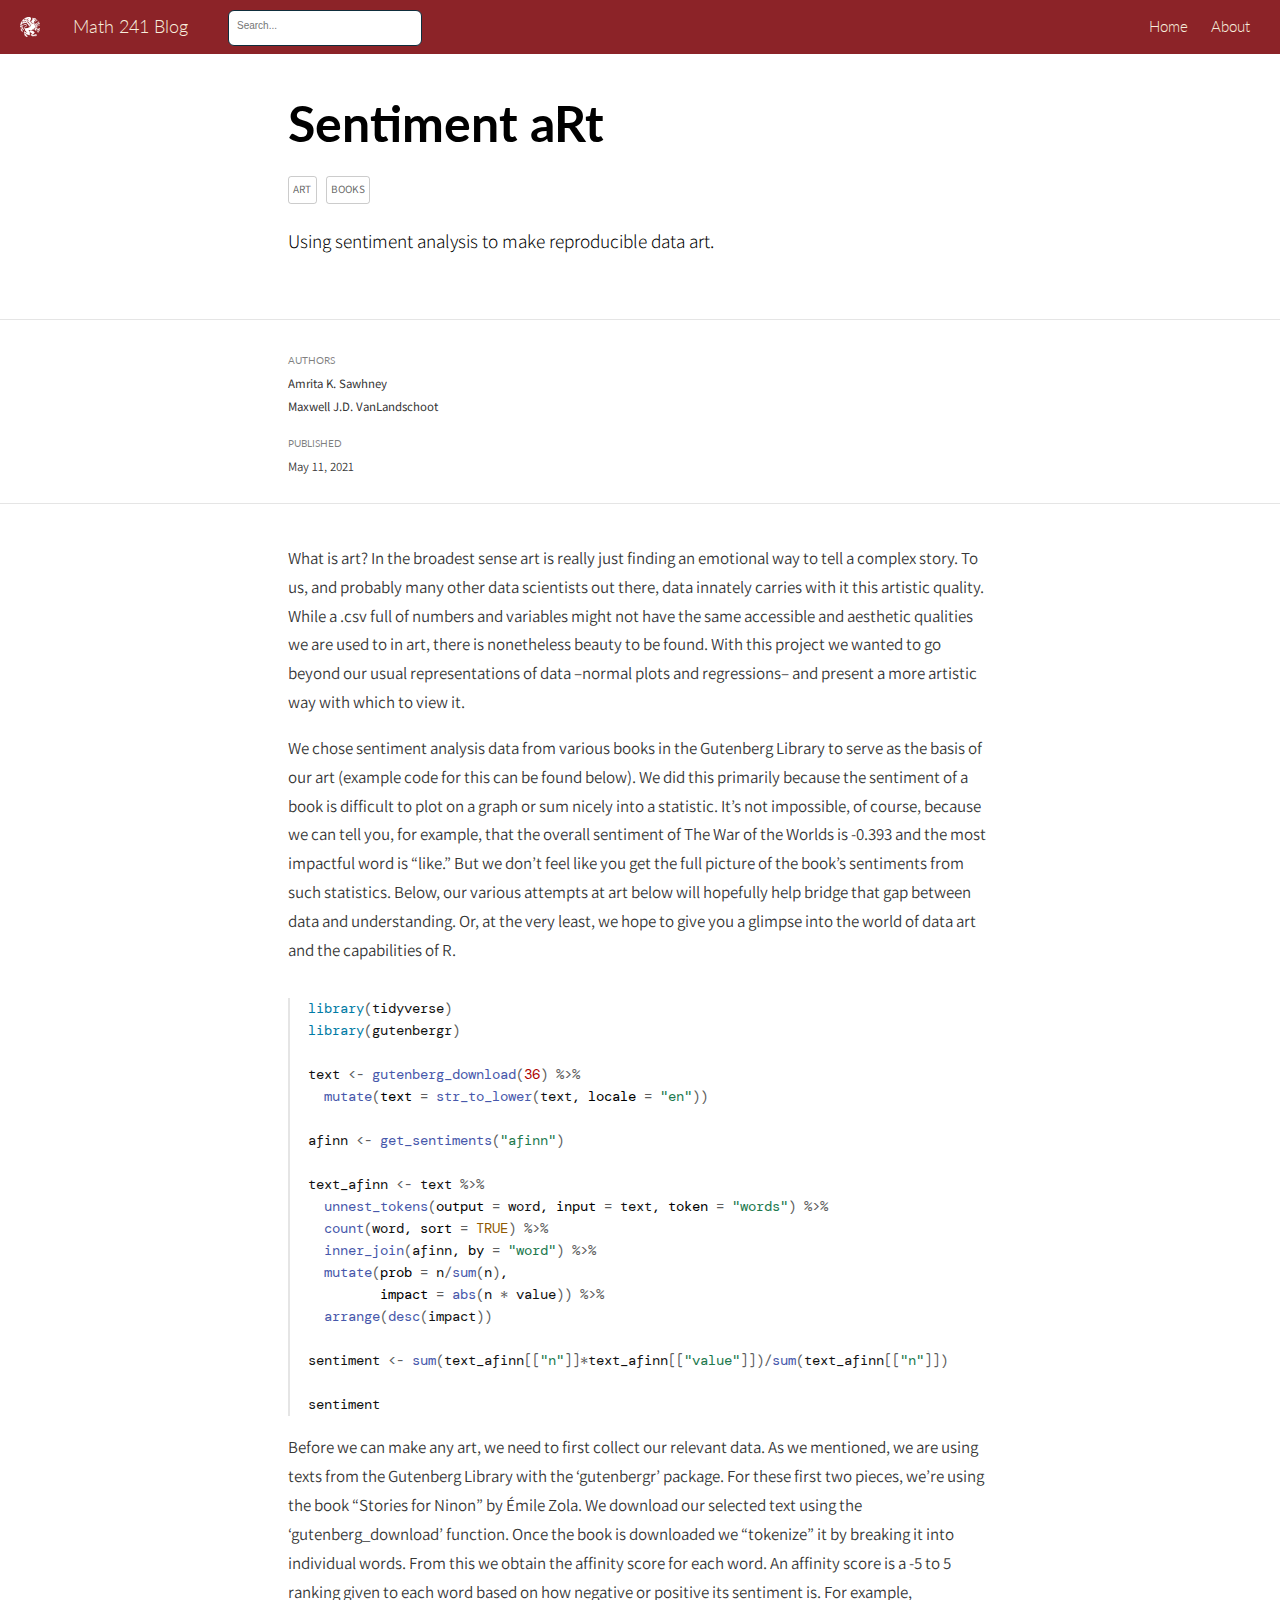
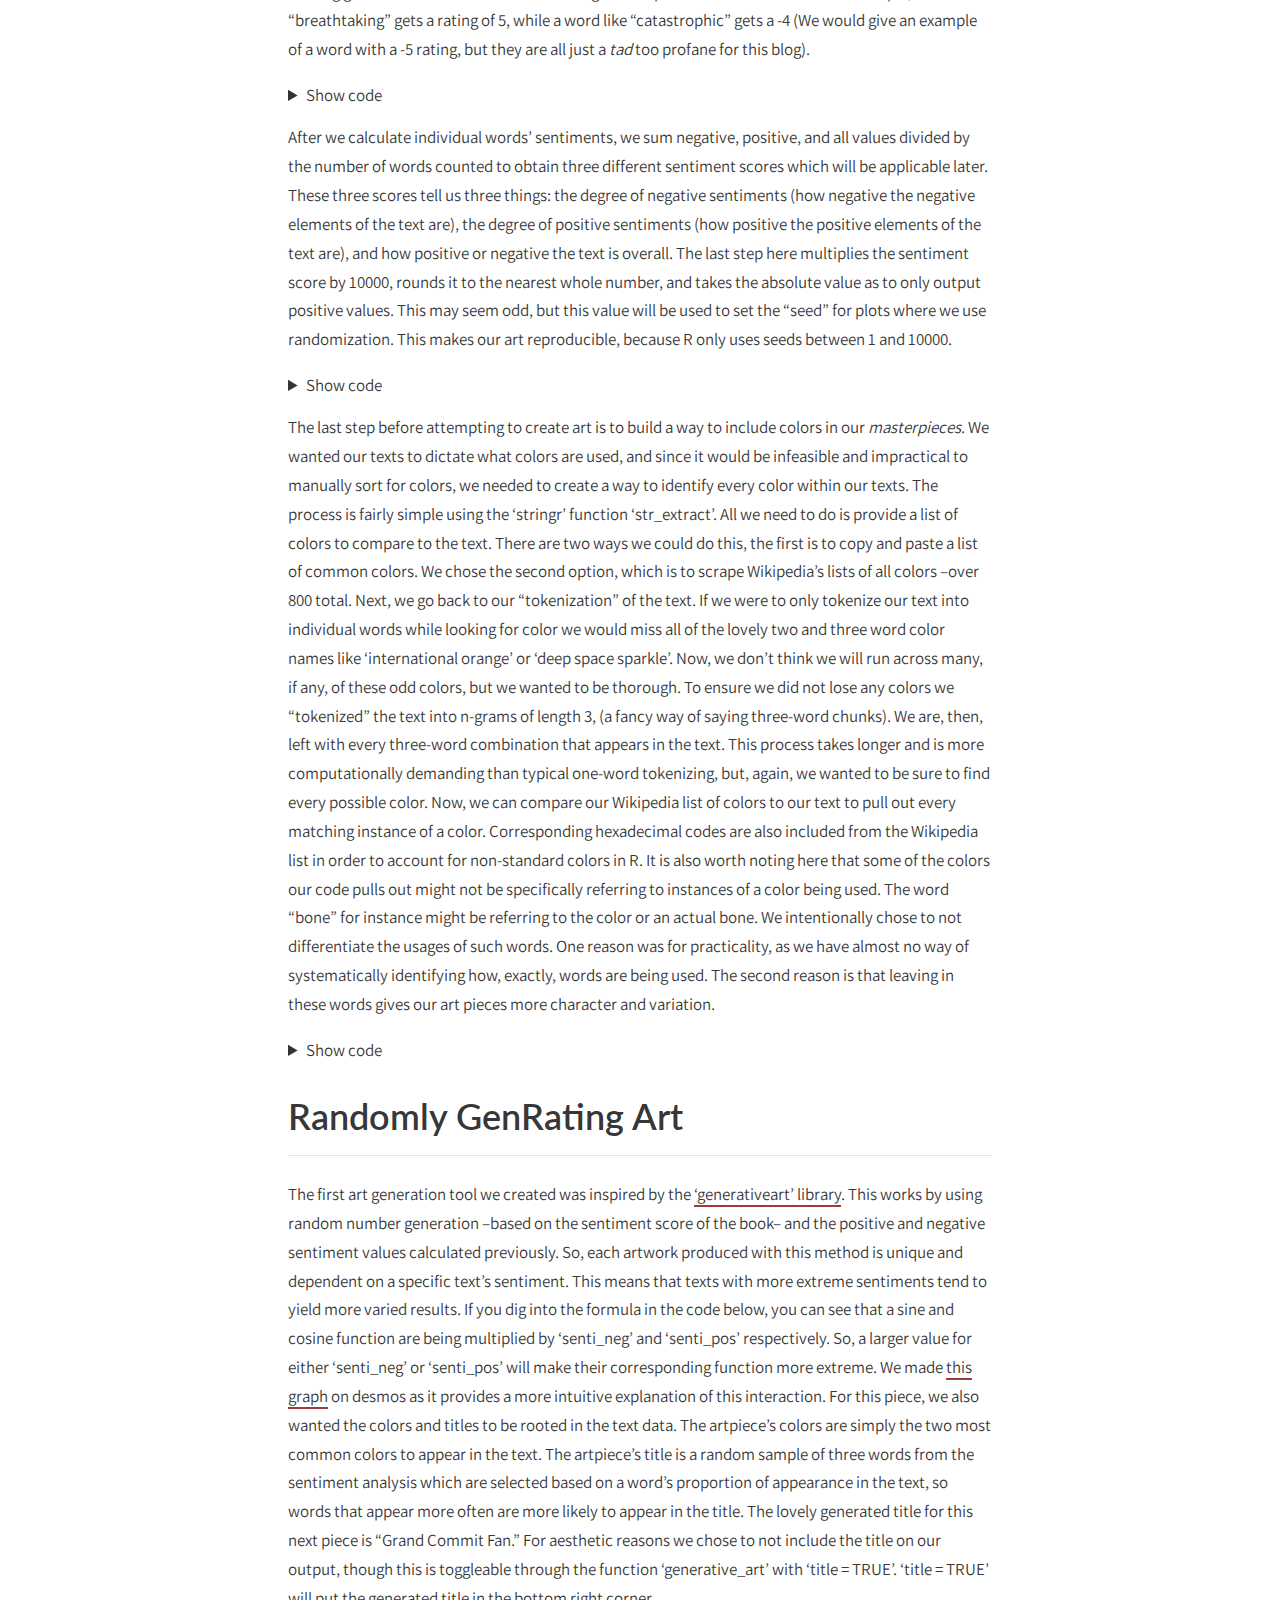
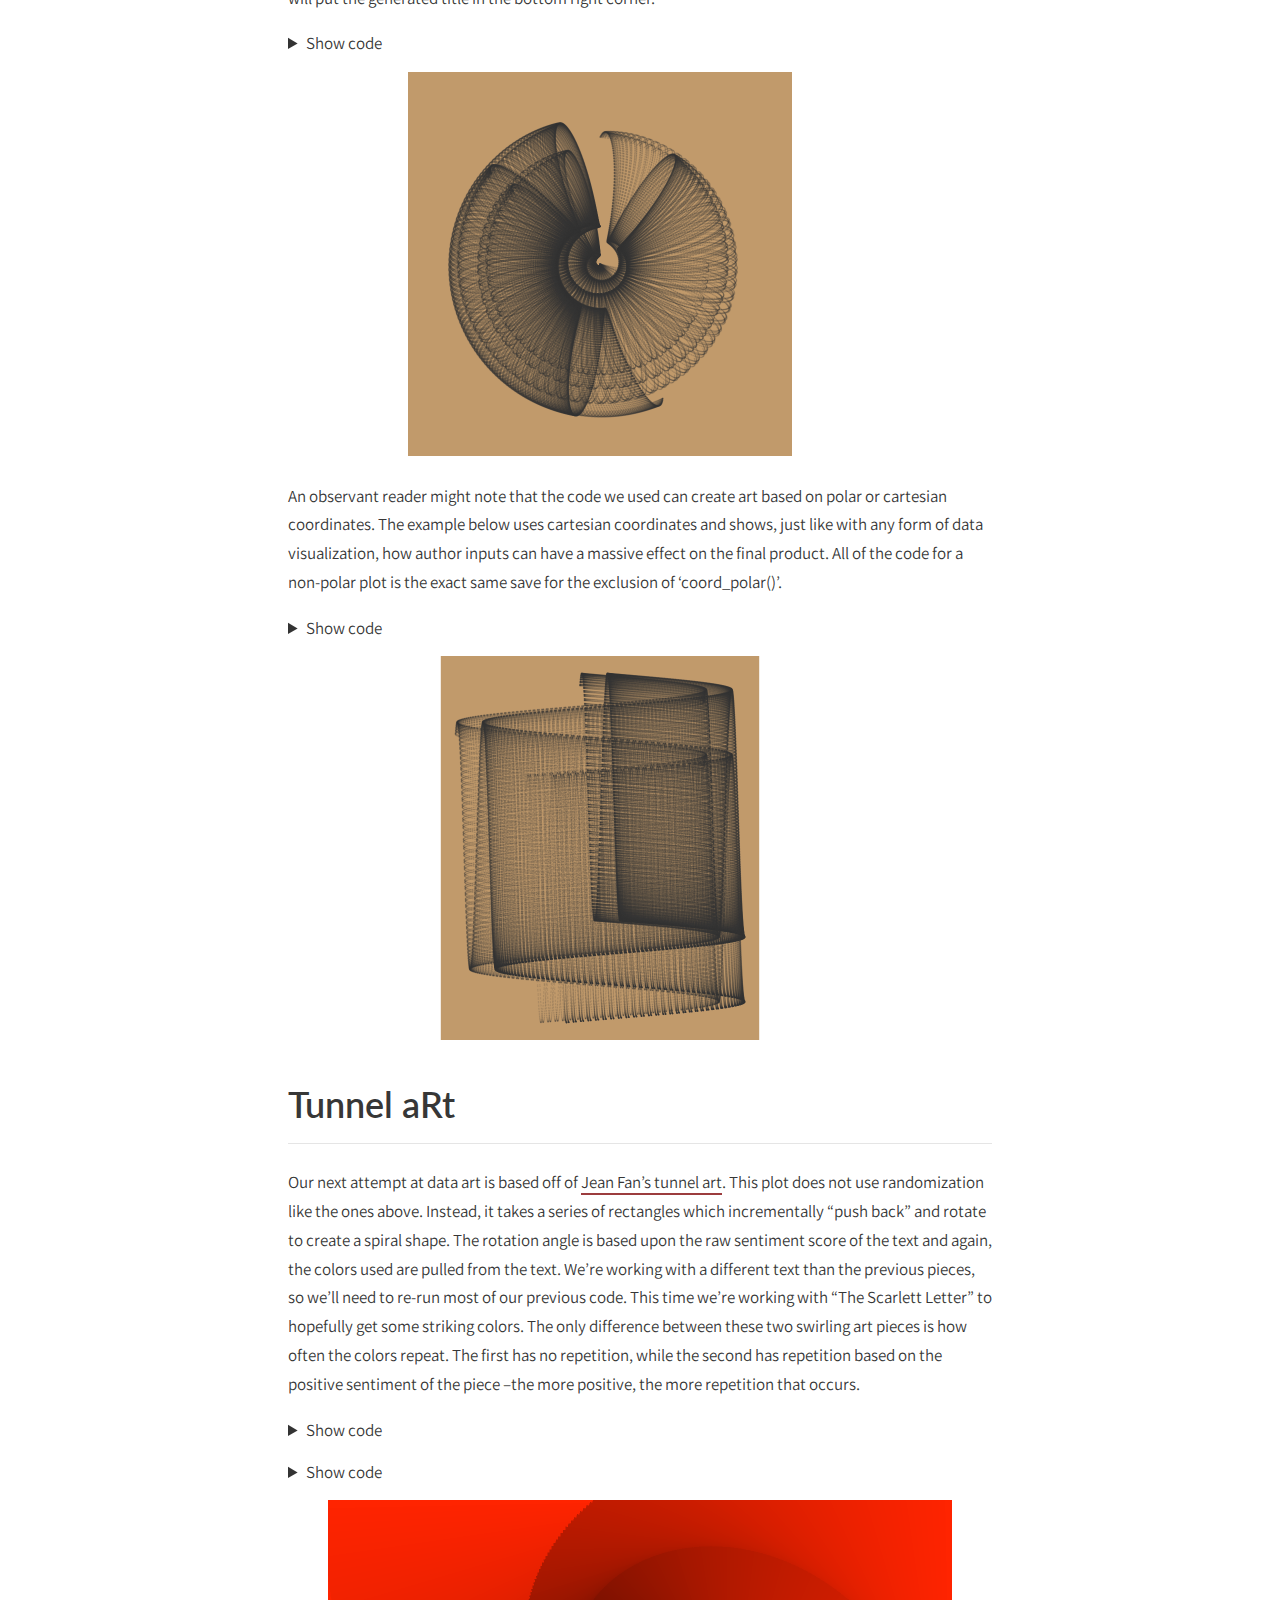
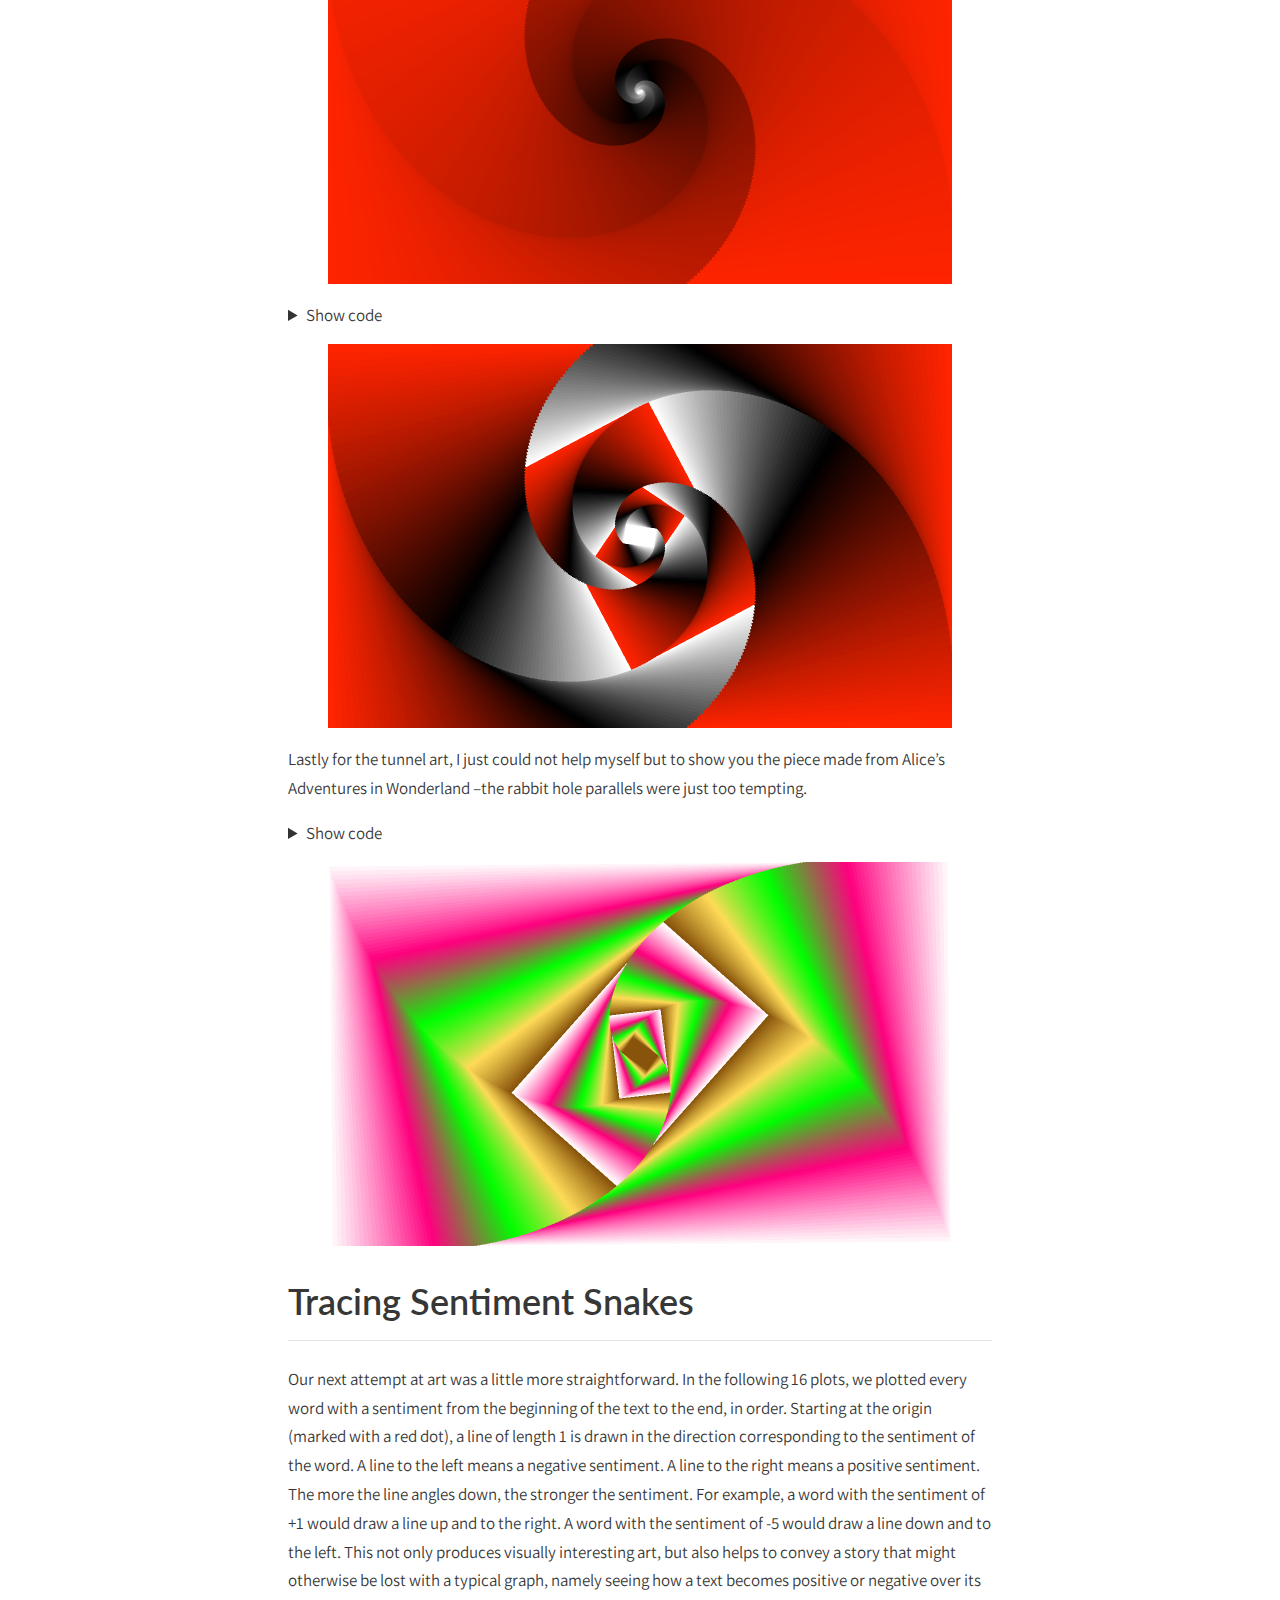
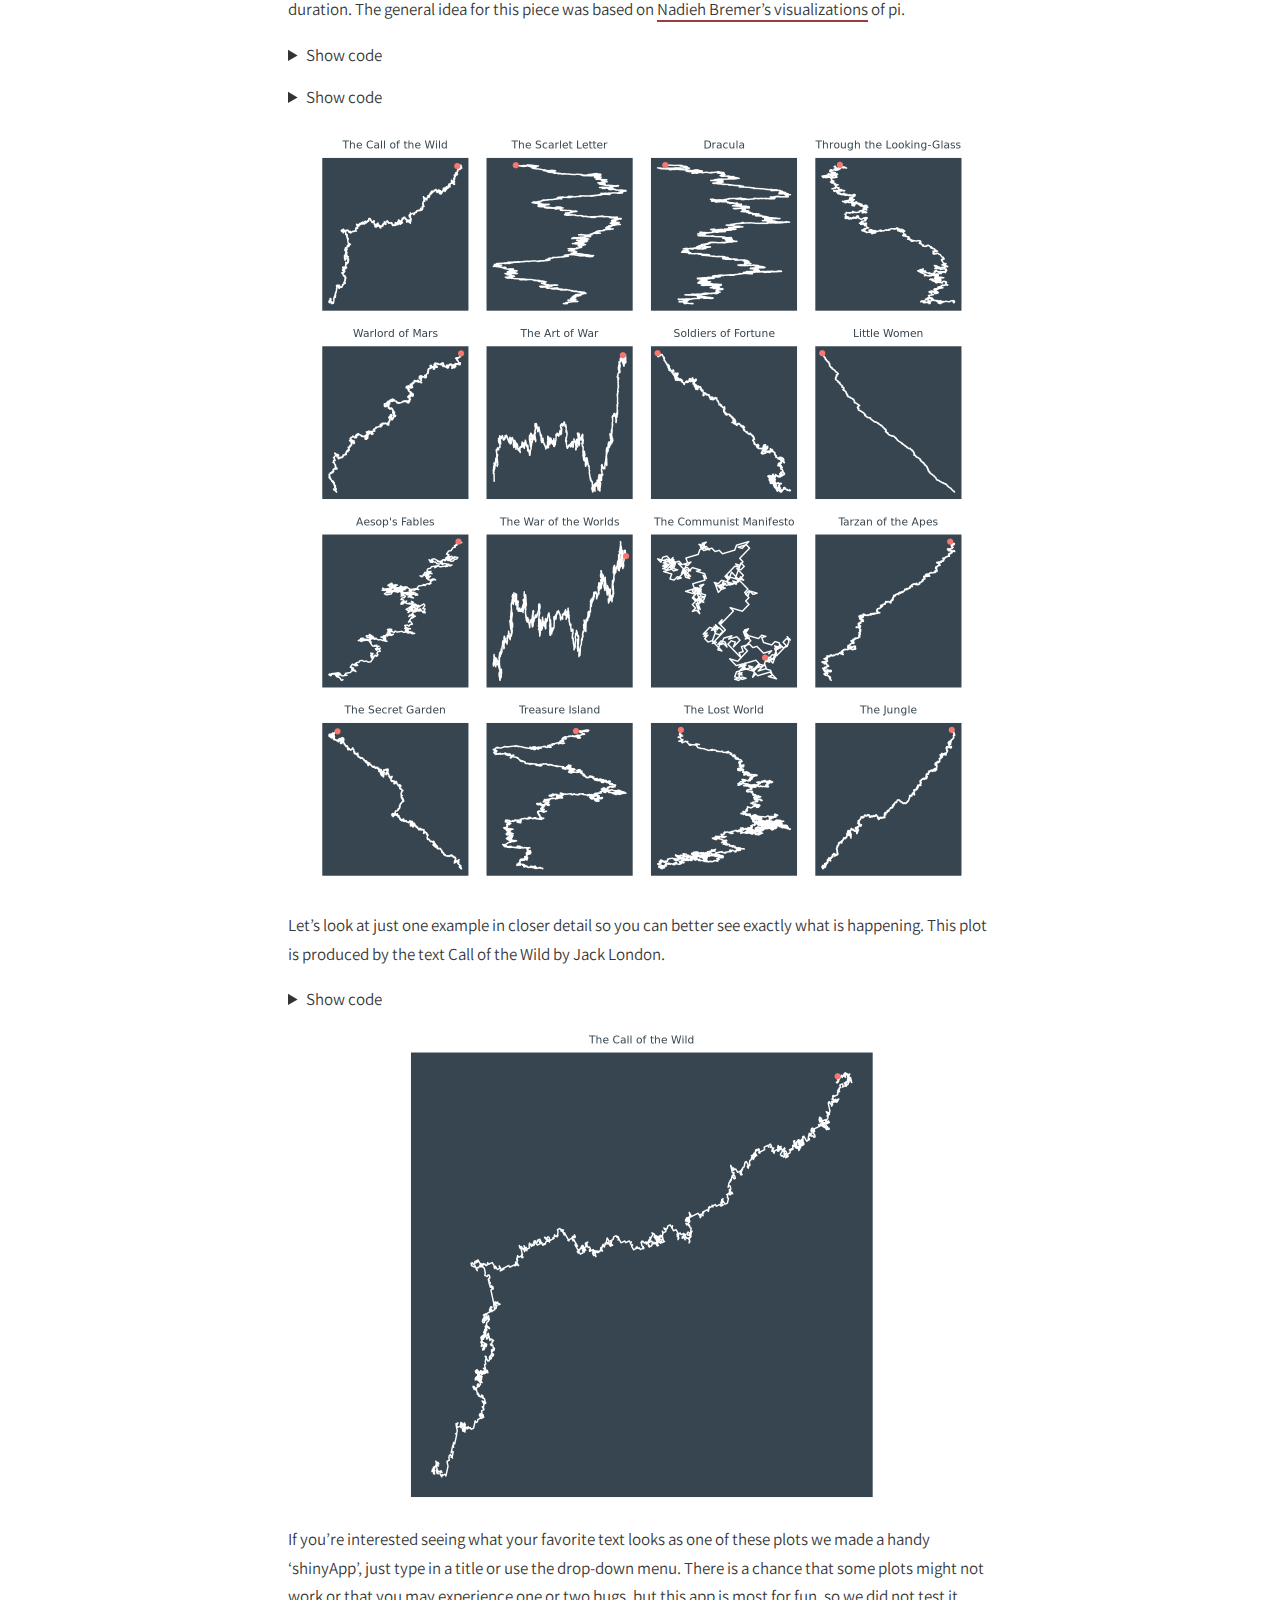
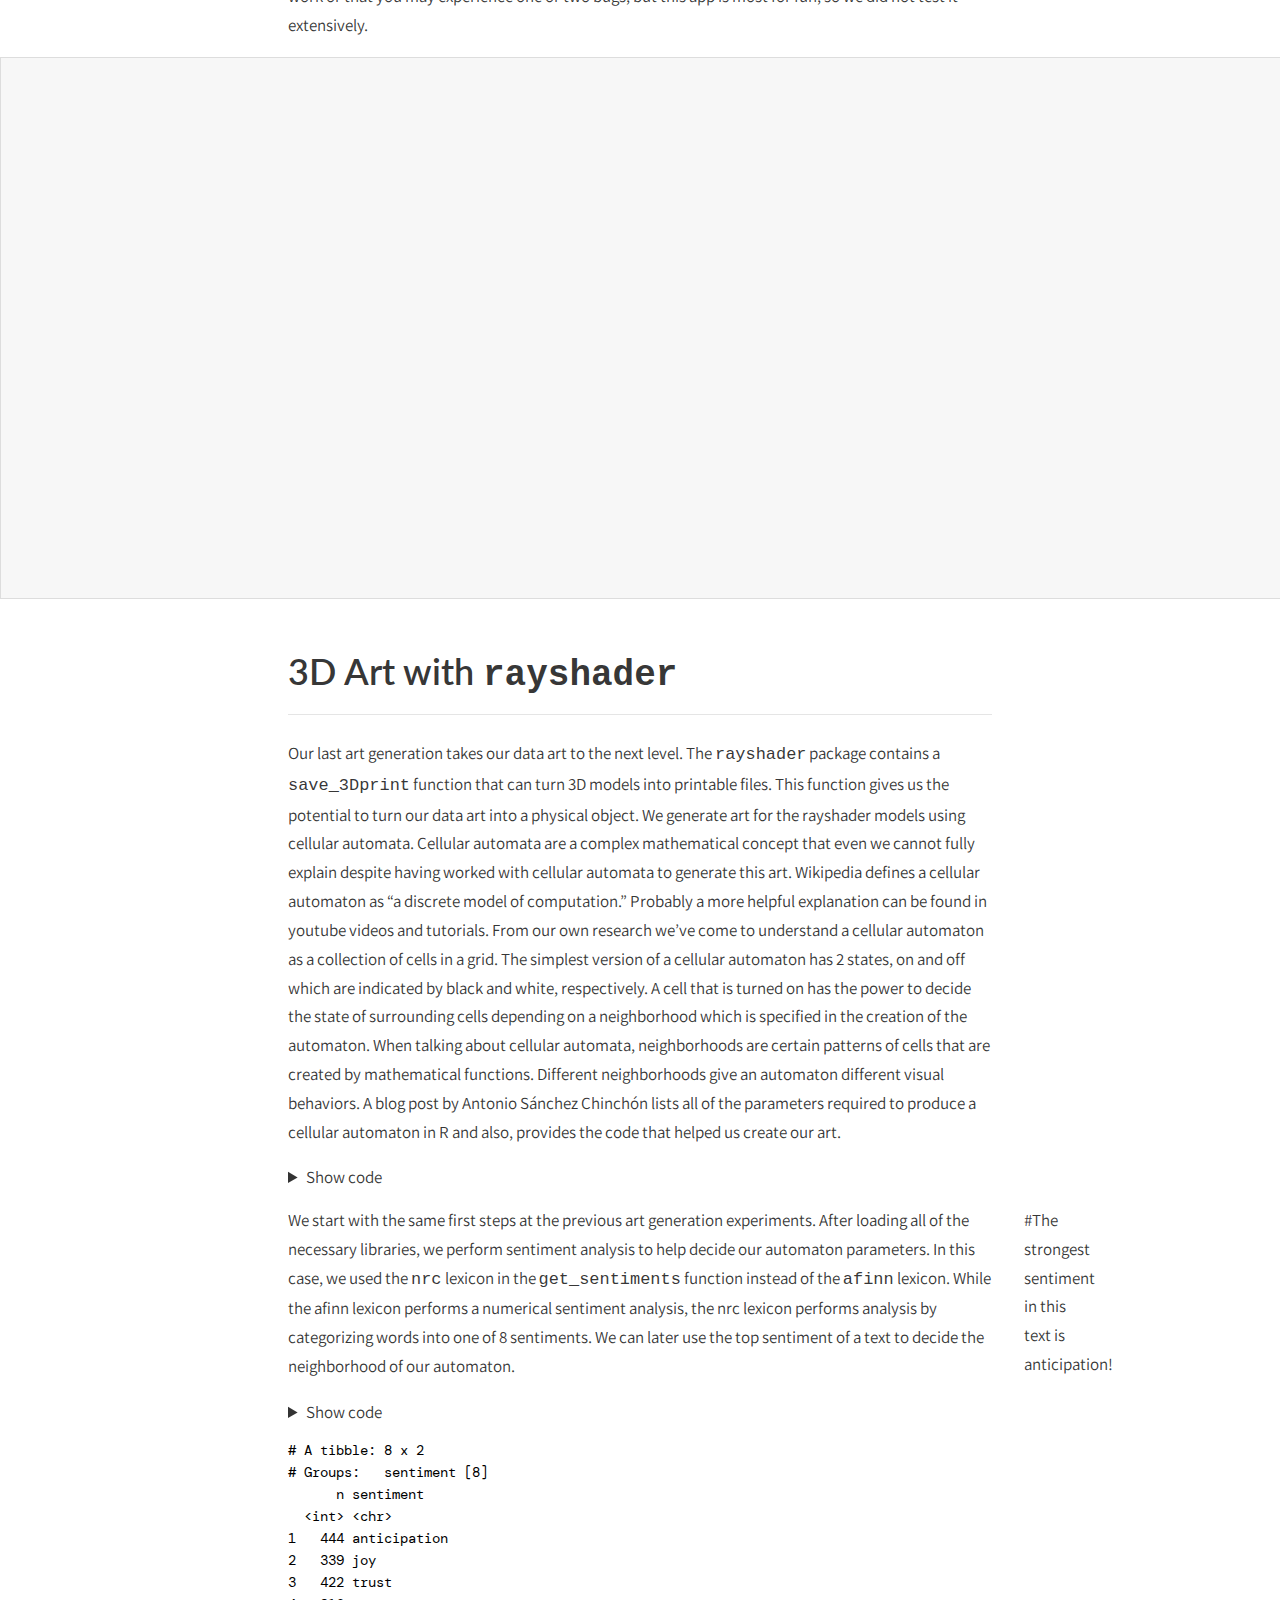
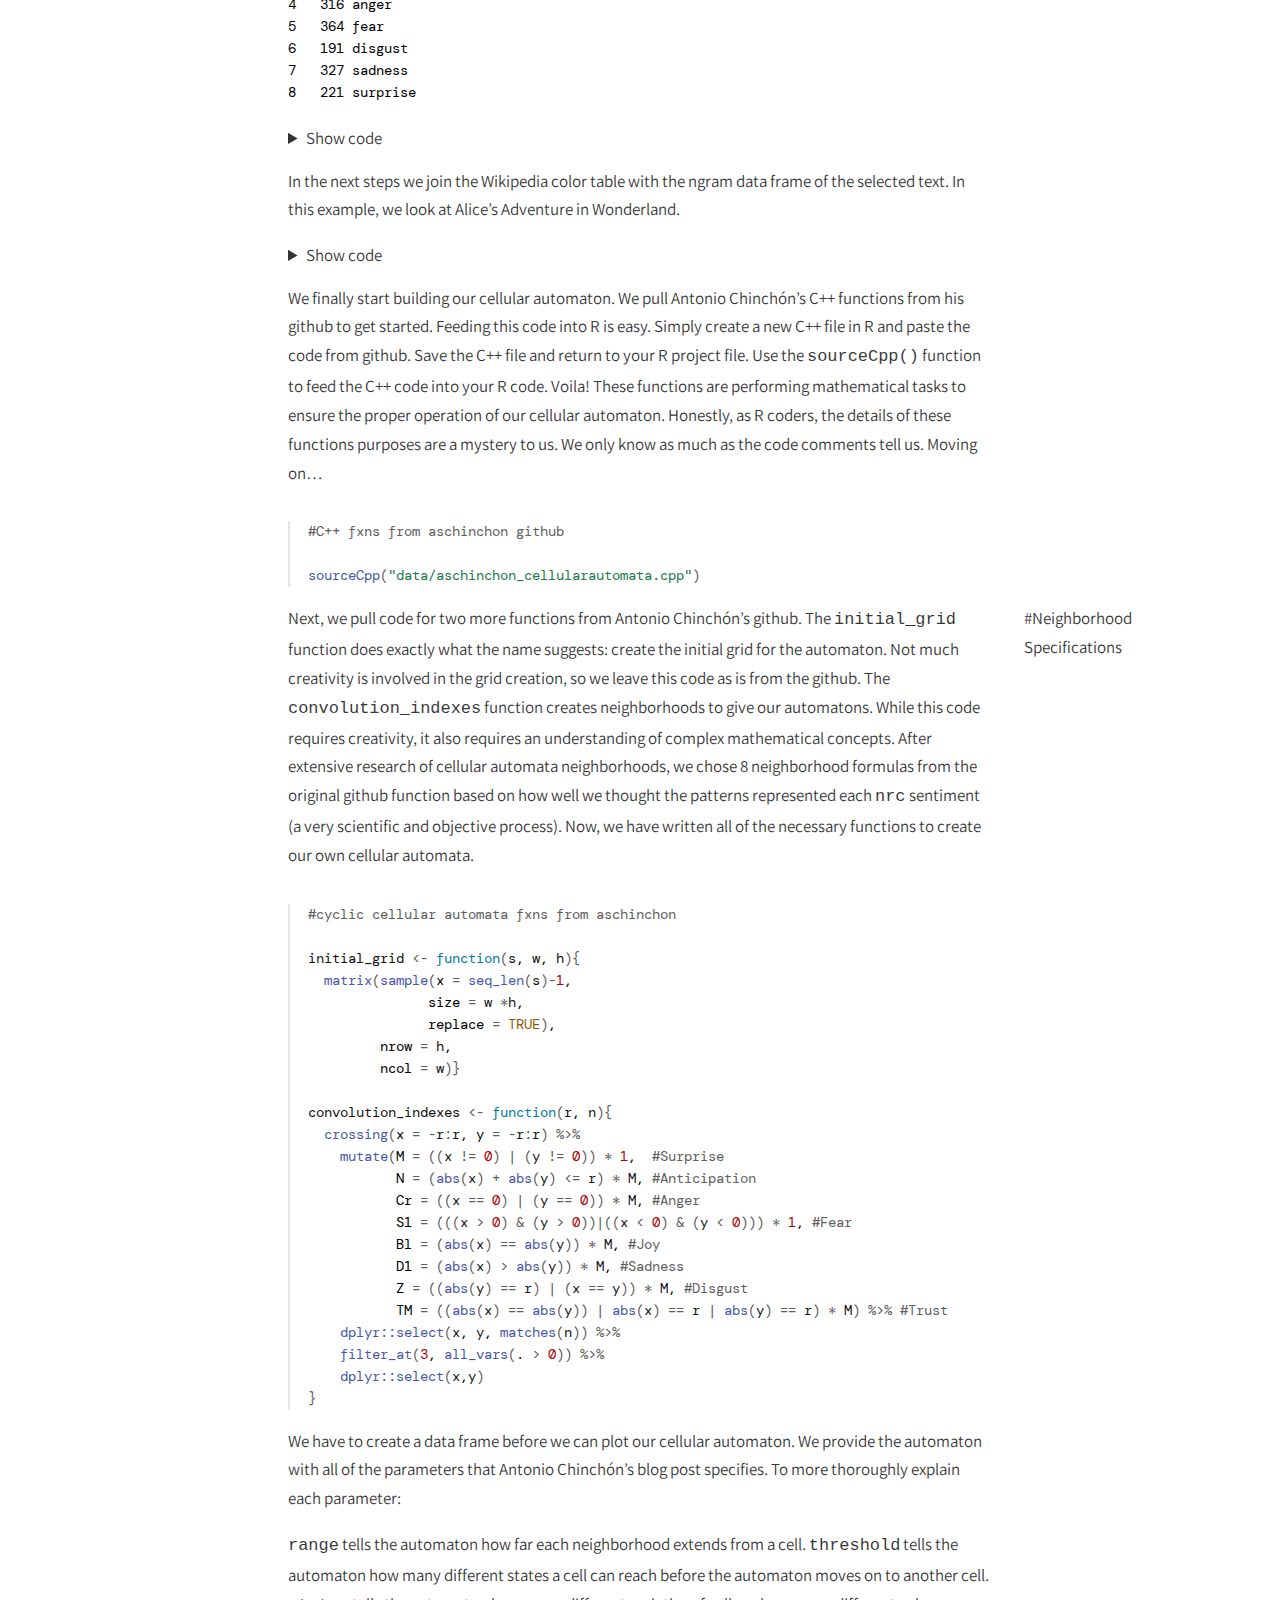
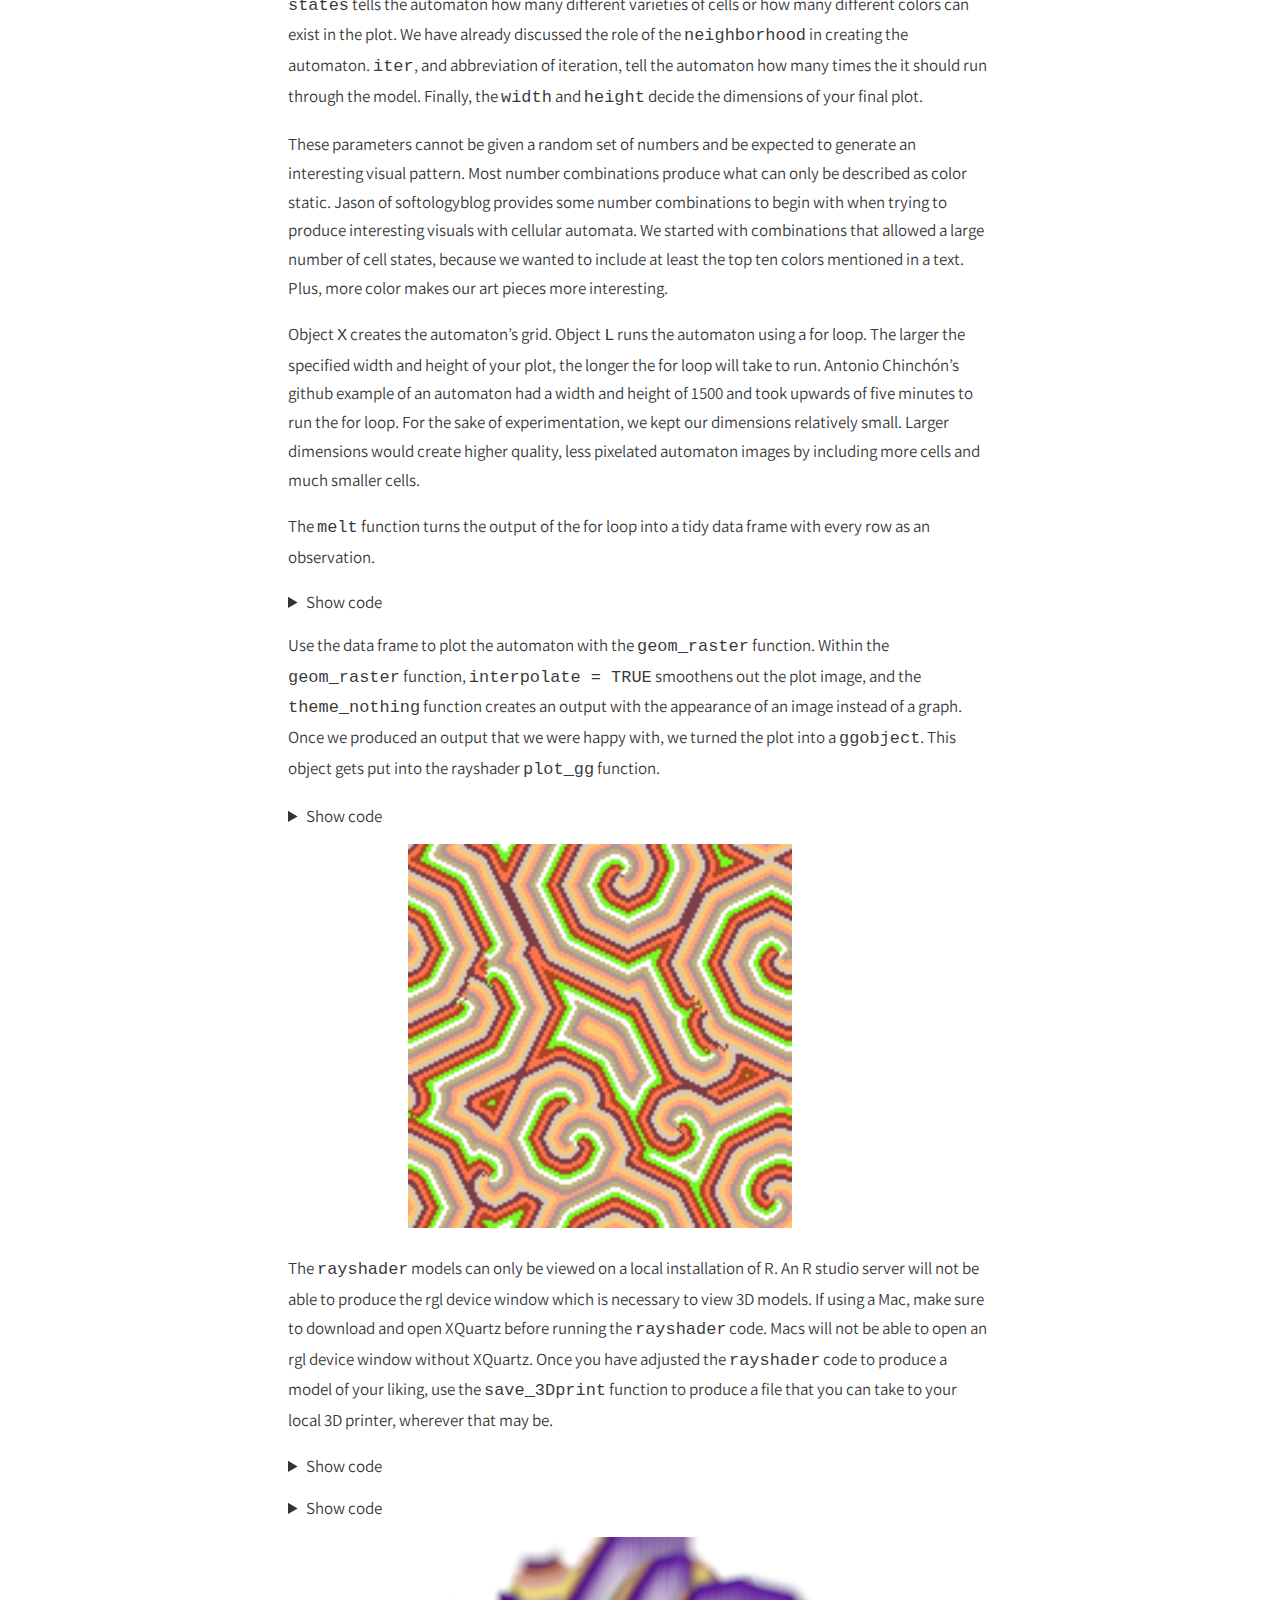
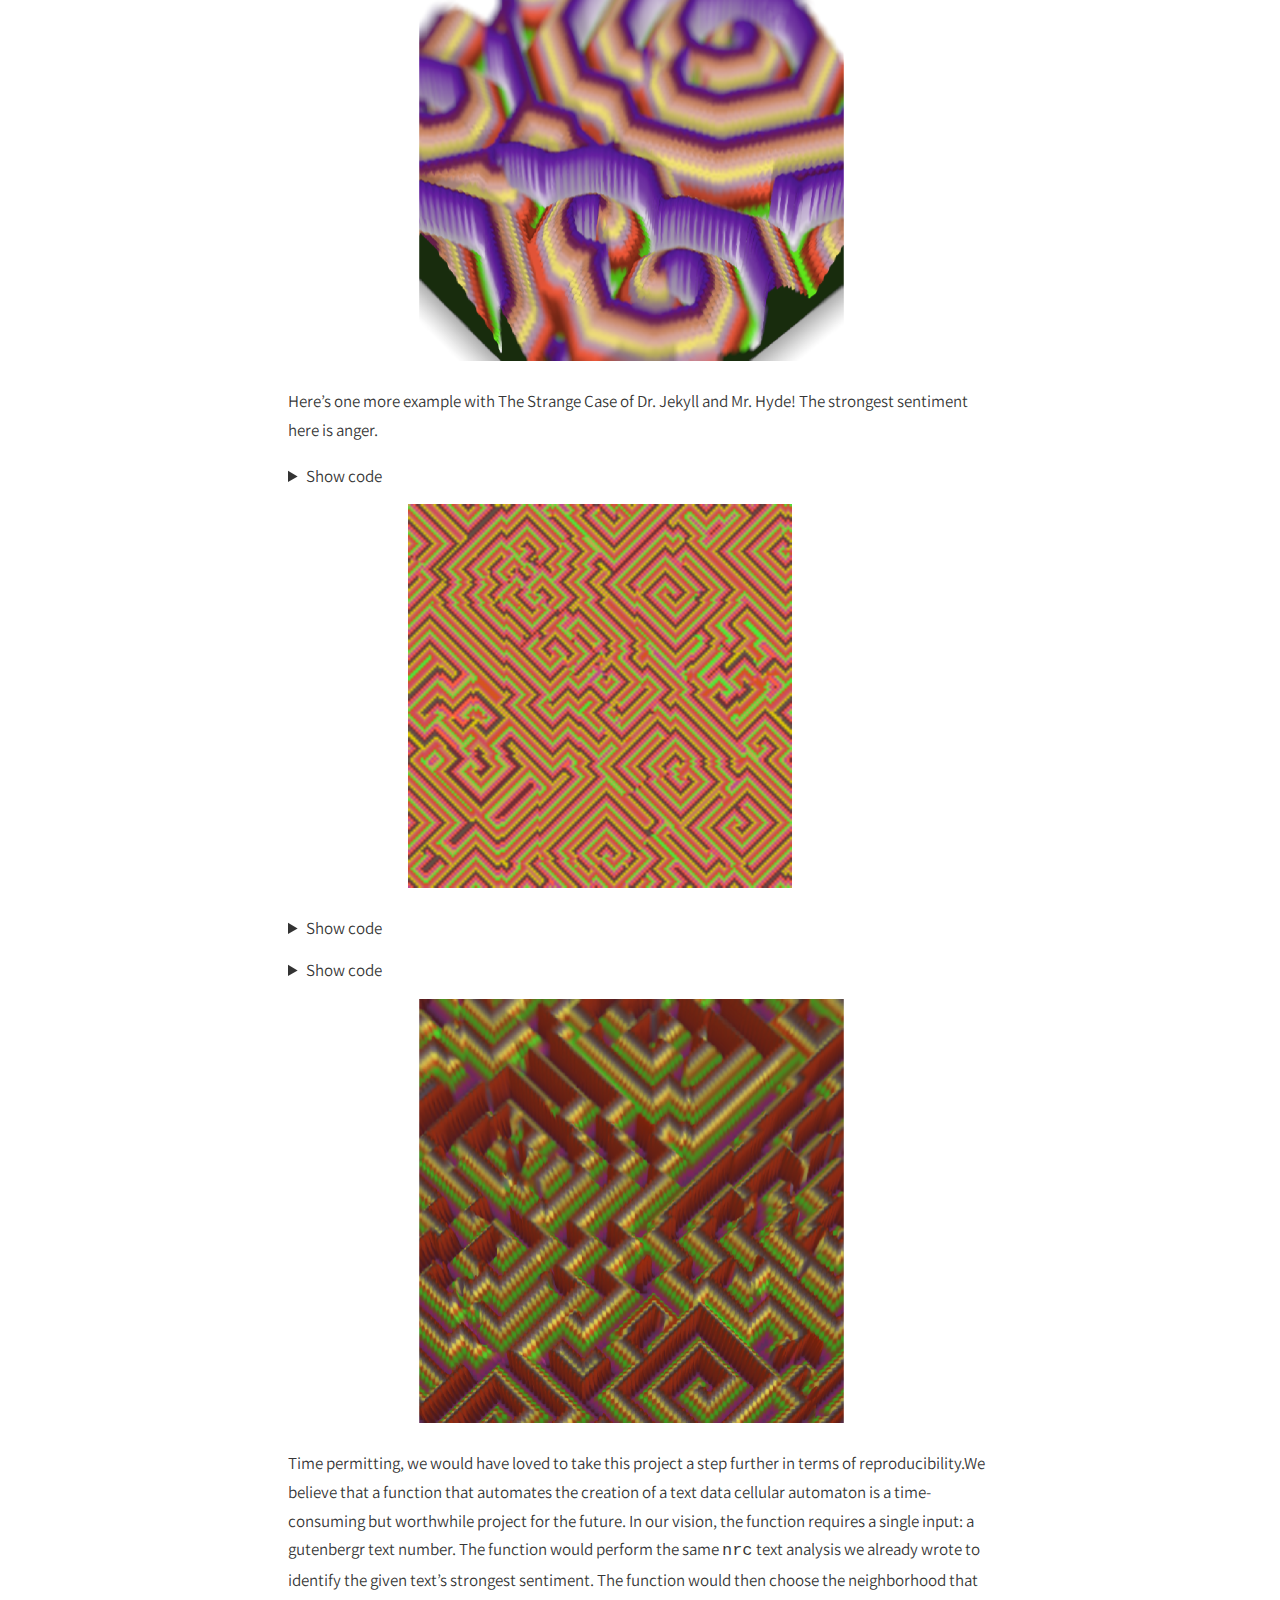
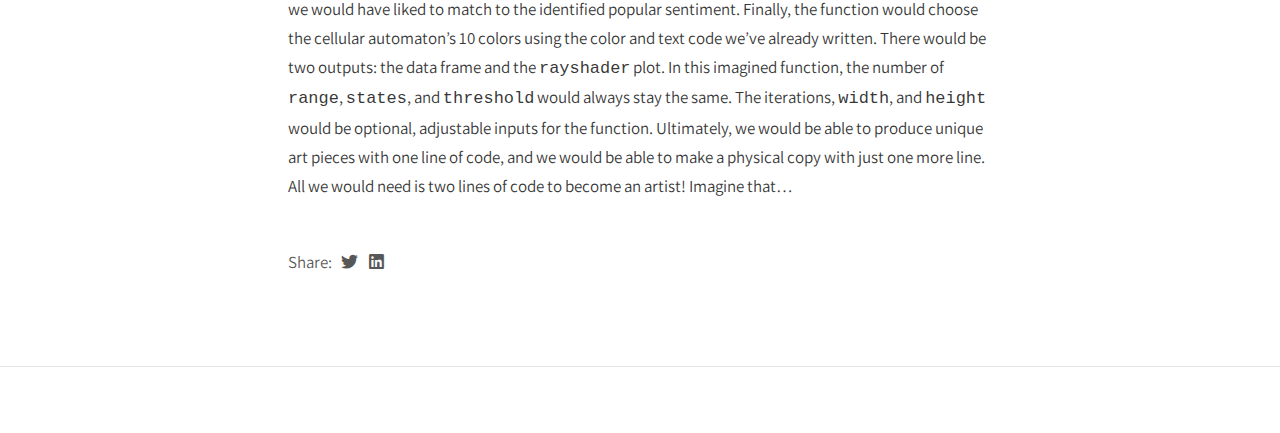
<file: docs/posts/2021-03-07-mini-project-2-instructions/index.html>
<!DOCTYPE html>

<html xmlns="http://www.w3.org/1999/xhtml" lang="" xml:lang="">

<head>
  <meta charset="utf-8"/>
  <meta name="viewport" content="width=device-width, initial-scale=1"/>
  <meta http-equiv="X-UA-Compatible" content="IE=Edge,chrome=1"/>
  <meta name="generator" content="distill" />

  <style type="text/css">
  /* Hide doc at startup (prevent jankiness while JS renders/transforms) */
  body {
    visibility: hidden;
  }
  </style>

 <!--radix_placeholder_import_source-->
 <!--/radix_placeholder_import_source-->

<style type="text/css">code{white-space: pre;}</style>
<style type="text/css" data-origin="pandoc">
code.sourceCode > span { display: inline-block; line-height: 1.25; }
code.sourceCode > span { color: inherit; text-decoration: inherit; }
code.sourceCode > span:empty { height: 1.2em; }
.sourceCode { overflow: visible; }
code.sourceCode { white-space: pre; position: relative; }
div.sourceCode { margin: 1em 0; }
pre.sourceCode { margin: 0; }
@media screen {
div.sourceCode { overflow: auto; }
}
@media print {
code.sourceCode { white-space: pre-wrap; }
code.sourceCode > span { text-indent: -5em; padding-left: 5em; }
}
pre.numberSource code
  { counter-reset: source-line 0; }
pre.numberSource code > span
  { position: relative; left: -4em; counter-increment: source-line; }
pre.numberSource code > span > a:first-child::before
  { content: counter(source-line);
    position: relative; left: -1em; text-align: right; vertical-align: baseline;
    border: none; display: inline-block;
    -webkit-touch-callout: none; -webkit-user-select: none;
    -khtml-user-select: none; -moz-user-select: none;
    -ms-user-select: none; user-select: none;
    padding: 0 4px; width: 4em;
    color: #aaaaaa;
  }
pre.numberSource { margin-left: 3em; border-left: 1px solid #aaaaaa;  padding-left: 4px; }
div.sourceCode
  {   }
@media screen {
code.sourceCode > span > a:first-child::before { text-decoration: underline; }
}
code span.al { color: #ad0000; } /* Alert */
code span.an { color: #5e5e5e; } /* Annotation */
code span.at { color: #20794d; } /* Attribute */
code span.bn { color: #ad0000; } /* BaseN */
code span.bu { } /* BuiltIn */
code span.cf { color: #007ba5; } /* ControlFlow */
code span.ch { color: #20794d; } /* Char */
code span.cn { color: #8f5902; } /* Constant */
code span.co { color: #5e5e5e; } /* Comment */
code span.cv { color: #5e5e5e; font-style: italic; } /* CommentVar */
code span.do { color: #5e5e5e; font-style: italic; } /* Documentation */
code span.dt { color: #ad0000; } /* DataType */
code span.dv { color: #ad0000; } /* DecVal */
code span.er { color: #ad0000; } /* Error */
code span.ex { } /* Extension */
code span.fl { color: #ad0000; } /* Float */
code span.fu { color: #4758ab; } /* Function */
code span.im { } /* Import */
code span.in { color: #5e5e5e; } /* Information */
code span.kw { color: #007ba5; } /* Keyword */
code span.op { color: #5e5e5e; } /* Operator */
code span.ot { color: #007ba5; } /* Other */
code span.pp { color: #ad0000; } /* Preprocessor */
code span.sc { color: #20794d; } /* SpecialChar */
code span.ss { color: #20794d; } /* SpecialString */
code span.st { color: #20794d; } /* String */
code span.va { color: #111111; } /* Variable */
code span.vs { color: #20794d; } /* VerbatimString */
code span.wa { color: #5e5e5e; font-style: italic; } /* Warning */
</style>

  <!--radix_placeholder_meta_tags-->
<title>Math 241 Blog: Sentiment aRt</title>

<meta property="description" itemprop="description" content="Using sentiment analysis to make reproducible data art."/>

<link rel="canonical" href="https://reed-math241.github.io/blog/posts/2021-03-07-mini-project-2-instructions/"/>
<link rel="license" href="https://creativecommons.org/licenses/by/4.0/"/>
<link rel="icon" type="image/png" href="../../images/reed-college-griffin-red.png"/>

<!--  https://schema.org/Article -->
<meta property="article:published" itemprop="datePublished" content="2021-05-11"/>
<meta property="article:created" itemprop="dateCreated" content="2021-05-11"/>
<meta name="article:author" content="Amrita K. Sawhney"/>
<meta name="article:author" content="Maxwell J.D. VanLandschoot"/>

<!--  https://developers.facebook.com/docs/sharing/webmasters#markup -->
<meta property="og:title" content="Math 241 Blog: Sentiment aRt"/>
<meta property="og:type" content="article"/>
<meta property="og:description" content="Using sentiment analysis to make reproducible data art."/>
<meta property="og:url" content="https://reed-math241.github.io/blog/posts/2021-03-07-mini-project-2-instructions/"/>
<meta property="og:image" content="https://reed-math241.github.io/blog/posts/2021-03-07-mini-project-2-instructions/blog_draft_files/figure-html5/Polar Generative Art-1.png"/>
<meta property="og:image:width" content="1248"/>
<meta property="og:image:height" content="768"/>
<meta property="og:locale" content="en_US"/>
<meta property="og:site_name" content="Math 241 Blog"/>

<!--  https://dev.twitter.com/cards/types/summary -->
<meta property="twitter:card" content="summary_large_image"/>
<meta property="twitter:title" content="Math 241 Blog: Sentiment aRt"/>
<meta property="twitter:description" content="Using sentiment analysis to make reproducible data art."/>
<meta property="twitter:url" content="https://reed-math241.github.io/blog/posts/2021-03-07-mini-project-2-instructions/"/>
<meta property="twitter:image" content="https://reed-math241.github.io/blog/posts/2021-03-07-mini-project-2-instructions/blog_draft_files/figure-html5/Polar Generative Art-1.png"/>
<meta property="twitter:image:width" content="1248"/>
<meta property="twitter:image:height" content="768"/>

<!--/radix_placeholder_meta_tags-->
  <!--radix_placeholder_rmarkdown_metadata-->

<script type="text/json" id="radix-rmarkdown-metadata">
{"type":"list","attributes":{"names":{"type":"character","attributes":{},"value":["creative_commons","title","description","author","date","output","categories","canonical_url"]}},"value":[{"type":"character","attributes":{},"value":["CC BY"]},{"type":"character","attributes":{},"value":["Sentiment aRt"]},{"type":"character","attributes":{},"value":["Using sentiment analysis to make reproducible data art."]},{"type":"list","attributes":{},"value":[{"type":"list","attributes":{"names":{"type":"character","attributes":{},"value":["name"]}},"value":[{"type":"character","attributes":{},"value":["Amrita K. Sawhney"]}]},{"type":"list","attributes":{"names":{"type":"character","attributes":{},"value":["name"]}},"value":[{"type":"character","attributes":{},"value":["Maxwell J.D. VanLandschoot"]}]}]},{"type":"character","attributes":{},"value":["2021-05-11"]},{"type":"list","attributes":{"names":{"type":"character","attributes":{},"value":["distill::distill_article"]}},"value":[{"type":"list","attributes":{"names":{"type":"character","attributes":{},"value":["self_contained","code_folding"]}},"value":[{"type":"logical","attributes":{},"value":[false]},{"type":"logical","attributes":{},"value":[true]}]}]},{"type":"character","attributes":{},"value":["Art","Books"]},{"type":"character","attributes":{},"value":["https://reed-math241.github.io/blog/posts/2021-03-07-mini-project-2-instructions/"]}]}
</script>
<!--/radix_placeholder_rmarkdown_metadata-->
  
  <script type="text/json" id="radix-resource-manifest">
  {"type":"character","attributes":{},"value":["blog_draft_files/anchor-4.2.2/anchor.min.js","blog_draft_files/bowser-1.9.3/bowser.min.js","blog_draft_files/distill-2.2.21/template.v2.js","blog_draft_files/figure-html5/Additional Rayshader Example-1.png","blog_draft_files/figure-html5/Call of the Wild-1.png","blog_draft_files/figure-html5/Cellular Automata Graphic-1.png","blog_draft_files/figure-html5/Non-Polar Generative Art-1.png","blog_draft_files/figure-html5/Polar Generative Art-1.png","blog_draft_files/figure-html5/Sentiment Snake Matrix-1.png","blog_draft_files/figure-html5/Swirly Alice in Wonderland-1.png","blog_draft_files/figure-html5/Swirly Art Repeating-1.png","blog_draft_files/figure-html5/Swirly Art-1.png","blog_draft_files/figure-html5/unnamed-chunk-1-1.png","blog_draft_files/jquery-1.11.3/jquery.min.js","blog_draft_files/popper-2.6.0/popper.min.js","blog_draft_files/tippy-6.2.7/tippy-bundle.umd.min.js","blog_draft_files/tippy-6.2.7/tippy-light-border.css","blog_draft_files/tippy-6.2.7/tippy.css","blog_draft_files/tippy-6.2.7/tippy.umd.min.js","blog_draft_files/webcomponents-2.0.0/webcomponents.js","data/aschinchon_cellularautomata.cpp","data/mythbusters.csv","genart.png","images/000017.png","images/000067.png","images/reed-college-griffin-red.png","mini-project-2-instructions_files/anchor-4.2.2/anchor.min.js","mini-project-2-instructions_files/bowser-1.9.3/bowser.min.js","mini-project-2-instructions_files/distill-2.2.21/template.v2.js","mini-project-2-instructions_files/figure-html5/unnamed-chunk-1-1.png","mini-project-2-instructions_files/figure-html5/unnamed-chunk-2-1.png","mini-project-2-instructions_files/jquery-1.11.3/jquery.min.js","mini-project-2-instructions_files/pagedtable-1.1/css/pagedtable.css","mini-project-2-instructions_files/pagedtable-1.1/js/pagedtable.js","mini-project-2-instructions_files/popper-2.6.0/popper.min.js","mini-project-2-instructions_files/tippy-6.2.7/tippy-bundle.umd.min.js","mini-project-2-instructions_files/tippy-6.2.7/tippy-light-border.css","mini-project-2-instructions_files/tippy-6.2.7/tippy.css","mini-project-2-instructions_files/tippy-6.2.7/tippy.umd.min.js","mini-project-2-instructions_files/webcomponents-2.0.0/webcomponents.js","mini-project-2-instructions.html"]}
  </script>
  <!--radix_placeholder_navigation_in_header-->
<meta name="distill:offset" content="../.."/>

<script type="application/javascript">

  window.headroom_prevent_pin = false;

  window.document.addEventListener("DOMContentLoaded", function (event) {

    // initialize headroom for banner
    var header = $('header').get(0);
    var headerHeight = header.offsetHeight;
    var headroom = new Headroom(header, {
      tolerance: 5,
      onPin : function() {
        if (window.headroom_prevent_pin) {
          window.headroom_prevent_pin = false;
          headroom.unpin();
        }
      }
    });
    headroom.init();
    if(window.location.hash)
      headroom.unpin();
    $(header).addClass('headroom--transition');

    // offset scroll location for banner on hash change
    // (see: https://github.com/WickyNilliams/headroom.js/issues/38)
    window.addEventListener("hashchange", function(event) {
      window.scrollTo(0, window.pageYOffset - (headerHeight + 25));
    });

    // responsive menu
    $('.distill-site-header').each(function(i, val) {
      var topnav = $(this);
      var toggle = topnav.find('.nav-toggle');
      toggle.on('click', function() {
        topnav.toggleClass('responsive');
      });
    });

    // nav dropdowns
    $('.nav-dropbtn').click(function(e) {
      $(this).next('.nav-dropdown-content').toggleClass('nav-dropdown-active');
      $(this).parent().siblings('.nav-dropdown')
         .children('.nav-dropdown-content').removeClass('nav-dropdown-active');
    });
    $("body").click(function(e){
      $('.nav-dropdown-content').removeClass('nav-dropdown-active');
    });
    $(".nav-dropdown").click(function(e){
      e.stopPropagation();
    });
  });
</script>

<style type="text/css">

/* Theme (user-documented overrideables for nav appearance) */

.distill-site-nav {
  color: rgba(255, 255, 255, 0.8);
  background-color: #0F2E3D;
  font-size: 15px;
  font-weight: 300;
}

.distill-site-nav a {
  color: inherit;
  text-decoration: none;
}

.distill-site-nav a:hover {
  color: white;
}

@media print {
  .distill-site-nav {
    display: none;
  }
}

.distill-site-header {

}

.distill-site-footer {

}


/* Site Header */

.distill-site-header {
  width: 100%;
  box-sizing: border-box;
  z-index: 3;
}

.distill-site-header .nav-left {
  display: inline-block;
  margin-left: 8px;
}

@media screen and (max-width: 768px) {
  .distill-site-header .nav-left {
    margin-left: 0;
  }
}


.distill-site-header .nav-right {
  float: right;
  margin-right: 8px;
}

.distill-site-header a,
.distill-site-header .title {
  display: inline-block;
  text-align: center;
  padding: 14px 10px 14px 10px;
}

.distill-site-header .title {
  font-size: 18px;
  min-width: 150px;
}

.distill-site-header .logo {
  padding: 0;
}

.distill-site-header .logo img {
  display: none;
  max-height: 20px;
  width: auto;
  margin-bottom: -4px;
}

.distill-site-header .nav-image img {
  max-height: 18px;
  width: auto;
  display: inline-block;
  margin-bottom: -3px;
}



@media screen and (min-width: 1000px) {
  .distill-site-header .logo img {
    display: inline-block;
  }
  .distill-site-header .nav-left {
    margin-left: 20px;
  }
  .distill-site-header .nav-right {
    margin-right: 20px;
  }
  .distill-site-header .title {
    padding-left: 12px;
  }
}


.distill-site-header .nav-toggle {
  display: none;
}

.nav-dropdown {
  display: inline-block;
  position: relative;
}

.nav-dropdown .nav-dropbtn {
  border: none;
  outline: none;
  color: rgba(255, 255, 255, 0.8);
  padding: 16px 10px;
  background-color: transparent;
  font-family: inherit;
  font-size: inherit;
  font-weight: inherit;
  margin: 0;
  margin-top: 1px;
  z-index: 2;
}

.nav-dropdown-content {
  display: none;
  position: absolute;
  background-color: white;
  min-width: 200px;
  border: 1px solid rgba(0,0,0,0.15);
  border-radius: 4px;
  box-shadow: 0px 8px 16px 0px rgba(0,0,0,0.1);
  z-index: 1;
  margin-top: 2px;
  white-space: nowrap;
  padding-top: 4px;
  padding-bottom: 4px;
}

.nav-dropdown-content hr {
  margin-top: 4px;
  margin-bottom: 4px;
  border: none;
  border-bottom: 1px solid rgba(0, 0, 0, 0.1);
}

.nav-dropdown-active {
  display: block;
}

.nav-dropdown-content a, .nav-dropdown-content .nav-dropdown-header {
  color: black;
  padding: 6px 24px;
  text-decoration: none;
  display: block;
  text-align: left;
}

.nav-dropdown-content .nav-dropdown-header {
  display: block;
  padding: 5px 24px;
  padding-bottom: 0;
  text-transform: uppercase;
  font-size: 14px;
  color: #999999;
  white-space: nowrap;
}

.nav-dropdown:hover .nav-dropbtn {
  color: white;
}

.nav-dropdown-content a:hover {
  background-color: #ddd;
  color: black;
}

.nav-right .nav-dropdown-content {
  margin-left: -45%;
  right: 0;
}

@media screen and (max-width: 768px) {
  .distill-site-header a, .distill-site-header .nav-dropdown  {display: none;}
  .distill-site-header a.nav-toggle {
    float: right;
    display: block;
  }
  .distill-site-header .title {
    margin-left: 0;
  }
  .distill-site-header .nav-right {
    margin-right: 0;
  }
  .distill-site-header {
    overflow: hidden;
  }
  .nav-right .nav-dropdown-content {
    margin-left: 0;
  }
}


@media screen and (max-width: 768px) {
  .distill-site-header.responsive {position: relative; min-height: 500px; }
  .distill-site-header.responsive a.nav-toggle {
    position: absolute;
    right: 0;
    top: 0;
  }
  .distill-site-header.responsive a,
  .distill-site-header.responsive .nav-dropdown {
    display: block;
    text-align: left;
  }
  .distill-site-header.responsive .nav-left,
  .distill-site-header.responsive .nav-right {
    width: 100%;
  }
  .distill-site-header.responsive .nav-dropdown {float: none;}
  .distill-site-header.responsive .nav-dropdown-content {position: relative;}
  .distill-site-header.responsive .nav-dropdown .nav-dropbtn {
    display: block;
    width: 100%;
    text-align: left;
  }
}

/* Site Footer */

.distill-site-footer {
  width: 100%;
  overflow: hidden;
  box-sizing: border-box;
  z-index: 3;
  margin-top: 30px;
  padding-top: 30px;
  padding-bottom: 30px;
  text-align: center;
}

/* Headroom */

d-title {
  padding-top: 6rem;
}

@media print {
  d-title {
    padding-top: 4rem;
  }
}

.headroom {
  z-index: 1000;
  position: fixed;
  top: 0;
  left: 0;
  right: 0;
}

.headroom--transition {
  transition: all .4s ease-in-out;
}

.headroom--unpinned {
  top: -100px;
}

.headroom--pinned {
  top: 0;
}

/* adjust viewport for navbar height */
/* helps vertically center bootstrap (non-distill) content */
.min-vh-100 {
  min-height: calc(100vh - 100px) !important;
}

</style>

<script src="../../site_libs/jquery-1.11.3/jquery.min.js"></script>
<link href="../../site_libs/font-awesome-5.1.0/css/all.css" rel="stylesheet"/>
<link href="../../site_libs/font-awesome-5.1.0/css/v4-shims.css" rel="stylesheet"/>
<script src="../../site_libs/headroom-0.9.4/headroom.min.js"></script>
<script src="../../site_libs/autocomplete-0.37.1/autocomplete.min.js"></script>
<script src="../../site_libs/fuse-6.4.1/fuse.min.js"></script>

<script type="application/javascript">

function getMeta(metaName) {
  var metas = document.getElementsByTagName('meta');
  for (let i = 0; i < metas.length; i++) {
    if (metas[i].getAttribute('name') === metaName) {
      return metas[i].getAttribute('content');
    }
  }
  return '';
}

function offsetURL(url) {
  var offset = getMeta('distill:offset');
  return offset ? offset + '/' + url : url;
}

function createFuseIndex() {

  // create fuse index
  var options = {
    keys: [
      { name: 'title', weight: 20 },
      { name: 'categories', weight: 15 },
      { name: 'description', weight: 10 },
      { name: 'contents', weight: 5 },
    ],
    ignoreLocation: true,
    threshold: 0
  };
  var fuse = new window.Fuse([], options);

  // fetch the main search.json
  return fetch(offsetURL('search.json'))
    .then(function(response) {
      if (response.status == 200) {
        return response.json().then(function(json) {
          // index main articles
          json.articles.forEach(function(article) {
            fuse.add(article);
          });
          // download collections and index their articles
          return Promise.all(json.collections.map(function(collection) {
            return fetch(offsetURL(collection)).then(function(response) {
              if (response.status === 200) {
                return response.json().then(function(articles) {
                  articles.forEach(function(article) {
                    fuse.add(article);
                  });
                })
              } else {
                return Promise.reject(
                  new Error('Unexpected status from search index request: ' +
                            response.status)
                );
              }
            });
          })).then(function() {
            return fuse;
          });
        });

      } else {
        return Promise.reject(
          new Error('Unexpected status from search index request: ' +
                      response.status)
        );
      }
    });
}

window.document.addEventListener("DOMContentLoaded", function (event) {

  // get search element (bail if we don't have one)
  var searchEl = window.document.getElementById('distill-search');
  if (!searchEl)
    return;

  createFuseIndex()
    .then(function(fuse) {

      // make search box visible
      searchEl.classList.remove('hidden');

      // initialize autocomplete
      var options = {
        autoselect: true,
        hint: false,
        minLength: 2,
      };
      window.autocomplete(searchEl, options, [{
        source: function(query, callback) {
          const searchOptions = {
            isCaseSensitive: false,
            shouldSort: true,
            minMatchCharLength: 2,
            limit: 10,
          };
          var results = fuse.search(query, searchOptions);
          callback(results
            .map(function(result) { return result.item; })
          );
        },
        templates: {
          suggestion: function(suggestion) {
            var img = suggestion.preview && Object.keys(suggestion.preview).length > 0
              ? `<img src="${offsetURL(suggestion.preview)}"</img>`
              : '';
            var html = `
              <div class="search-item">
                <h3>${suggestion.title}</h3>
                <div class="search-item-description">
                  ${suggestion.description || ''}
                </div>
                <div class="search-item-preview">
                  ${img}
                </div>
              </div>
            `;
            return html;
          }
        }
      }]).on('autocomplete:selected', function(event, suggestion) {
        window.location.href = offsetURL(suggestion.path);
      });
      // remove inline display style on autocompleter (we want to
      // manage responsive display via css)
      $('.algolia-autocomplete').css("display", "");
    })
    .catch(function(error) {
      console.log(error);
    });

});

</script>

<style type="text/css">

.nav-search {
  font-size: x-small;
}

/* Algolioa Autocomplete */

.algolia-autocomplete {
  display: inline-block;
  margin-left: 10px;
  vertical-align: sub;
  background-color: white;
  color: black;
  padding: 6px;
  padding-top: 8px;
  padding-bottom: 0;
  border-radius: 6px;
  border: 1px #0F2E3D solid;
  width: 180px;
}


@media screen and (max-width: 768px) {
  .distill-site-nav .algolia-autocomplete {
    display: none;
    visibility: hidden;
  }
  .distill-site-nav.responsive .algolia-autocomplete {
    display: inline-block;
    visibility: visible;
  }
  .distill-site-nav.responsive .algolia-autocomplete .aa-dropdown-menu {
    margin-left: 0;
    width: 400px;
    max-height: 400px;
  }
}

.algolia-autocomplete .aa-input, .algolia-autocomplete .aa-hint {
  width: 90%;
  outline: none;
  border: none;
}

.algolia-autocomplete .aa-hint {
  color: #999;
}
.algolia-autocomplete .aa-dropdown-menu {
  width: 550px;
  max-height: 70vh;
  overflow-x: visible;
  overflow-y: scroll;
  padding: 5px;
  margin-top: 3px;
  margin-left: -150px;
  background-color: #fff;
  border-radius: 5px;
  border: 1px solid #999;
  border-top: none;
}

.algolia-autocomplete .aa-dropdown-menu .aa-suggestion {
  cursor: pointer;
  padding: 5px 4px;
  border-bottom: 1px solid #eee;
}

.algolia-autocomplete .aa-dropdown-menu .aa-suggestion:last-of-type {
  border-bottom: none;
  margin-bottom: 2px;
}

.algolia-autocomplete .aa-dropdown-menu .aa-suggestion .search-item {
  overflow: hidden;
  font-size: 0.8em;
  line-height: 1.4em;
}

.algolia-autocomplete .aa-dropdown-menu .aa-suggestion .search-item h3 {
  font-size: 1rem;
  margin-block-start: 0;
  margin-block-end: 5px;
}

.algolia-autocomplete .aa-dropdown-menu .aa-suggestion .search-item-description {
  display: inline-block;
  overflow: hidden;
  height: 2.8em;
  width: 80%;
  margin-right: 4%;
}

.algolia-autocomplete .aa-dropdown-menu .aa-suggestion .search-item-preview {
  display: inline-block;
  width: 15%;
}

.algolia-autocomplete .aa-dropdown-menu .aa-suggestion .search-item-preview img {
  height: 3em;
  width: auto;
  display: none;
}

.algolia-autocomplete .aa-dropdown-menu .aa-suggestion .search-item-preview img[src] {
  display: initial;
}

.algolia-autocomplete .aa-dropdown-menu .aa-suggestion.aa-cursor {
  background-color: #eee;
}
.algolia-autocomplete .aa-dropdown-menu .aa-suggestion em {
  font-weight: bold;
  font-style: normal;
}

</style>


<!--/radix_placeholder_navigation_in_header-->
  <!--radix_placeholder_distill-->

<style type="text/css">

body {
  background-color: white;
}

.pandoc-table {
  width: 100%;
}

.pandoc-table>caption {
  margin-bottom: 10px;
}

.pandoc-table th:not([align]) {
  text-align: left;
}

.pagedtable-footer {
  font-size: 15px;
}

d-byline .byline {
  grid-template-columns: 2fr 2fr;
}

d-byline .byline h3 {
  margin-block-start: 1.5em;
}

d-byline .byline .authors-affiliations h3 {
  margin-block-start: 0.5em;
}

.authors-affiliations .orcid-id {
  width: 16px;
  height:16px;
  margin-left: 4px;
  margin-right: 4px;
  vertical-align: middle;
  padding-bottom: 2px;
}

d-title .dt-tags {
  margin-top: 1em;
  grid-column: text;
}

.dt-tags .dt-tag {
  text-decoration: none;
  display: inline-block;
  color: rgba(0,0,0,0.6);
  padding: 0em 0.4em;
  margin-right: 0.5em;
  margin-bottom: 0.4em;
  font-size: 70%;
  border: 1px solid rgba(0,0,0,0.2);
  border-radius: 3px;
  text-transform: uppercase;
  font-weight: 500;
}

d-article table.gt_table td,
d-article table.gt_table th {
  border-bottom: none;
}

.html-widget {
  margin-bottom: 2.0em;
}

.l-screen-inset {
  padding-right: 16px;
}

.l-screen .caption {
  margin-left: 10px;
}

.shaded {
  background: rgb(247, 247, 247);
  padding-top: 20px;
  padding-bottom: 20px;
  border-top: 1px solid rgba(0, 0, 0, 0.1);
  border-bottom: 1px solid rgba(0, 0, 0, 0.1);
}

.shaded .html-widget {
  margin-bottom: 0;
  border: 1px solid rgba(0, 0, 0, 0.1);
}

.shaded .shaded-content {
  background: white;
}

.text-output {
  margin-top: 0;
  line-height: 1.5em;
}

.hidden {
  display: none !important;
}

d-article {
  padding-top: 2.5rem;
  padding-bottom: 30px;
}

d-appendix {
  padding-top: 30px;
}

d-article>p>img {
  width: 100%;
}

d-article h2 {
  margin: 1rem 0 1.5rem 0;
}

d-article h3 {
  margin-top: 1.5rem;
}

d-article iframe {
  border: 1px solid rgba(0, 0, 0, 0.1);
  margin-bottom: 2.0em;
  width: 100%;
}

/* Tweak code blocks */

d-article div.sourceCode code,
d-article pre code {
  font-family: Consolas, Monaco, 'Andale Mono', 'Ubuntu Mono', monospace;
}

d-article pre,
d-article div.sourceCode,
d-article div.sourceCode pre {
  overflow: auto;
}

d-article div.sourceCode {
  background-color: white;
}

d-article div.sourceCode pre {
  padding-left: 10px;
  font-size: 12px;
  border-left: 2px solid rgba(0,0,0,0.1);
}

d-article pre {
  font-size: 12px;
  color: black;
  background: none;
  margin-top: 0;
  text-align: left;
  white-space: pre;
  word-spacing: normal;
  word-break: normal;
  word-wrap: normal;
  line-height: 1.5;

  -moz-tab-size: 4;
  -o-tab-size: 4;
  tab-size: 4;

  -webkit-hyphens: none;
  -moz-hyphens: none;
  -ms-hyphens: none;
  hyphens: none;
}

d-article pre a {
  border-bottom: none;
}

d-article pre a:hover {
  border-bottom: none;
  text-decoration: underline;
}

d-article details {
  grid-column: text;
  margin-bottom: 0.8em;
}

@media(min-width: 768px) {

d-article pre,
d-article div.sourceCode,
d-article div.sourceCode pre {
  overflow: visible !important;
}

d-article div.sourceCode pre {
  padding-left: 18px;
  font-size: 14px;
}

d-article pre {
  font-size: 14px;
}

}

figure img.external {
  background: white;
  border: 1px solid rgba(0, 0, 0, 0.1);
  box-shadow: 0 1px 8px rgba(0, 0, 0, 0.1);
  padding: 18px;
  box-sizing: border-box;
}

/* CSS for d-contents */

.d-contents {
  grid-column: text;
  color: rgba(0,0,0,0.8);
  font-size: 0.9em;
  padding-bottom: 1em;
  margin-bottom: 1em;
  padding-bottom: 0.5em;
  margin-bottom: 1em;
  padding-left: 0.25em;
  justify-self: start;
}

@media(min-width: 1000px) {
  .d-contents.d-contents-float {
    height: 0;
    grid-column-start: 1;
    grid-column-end: 4;
    justify-self: center;
    padding-right: 3em;
    padding-left: 2em;
  }
}

.d-contents nav h3 {
  font-size: 18px;
  margin-top: 0;
  margin-bottom: 1em;
}

.d-contents li {
  list-style-type: none
}

.d-contents nav > ul {
  padding-left: 0;
}

.d-contents ul {
  padding-left: 1em
}

.d-contents nav ul li {
  margin-top: 0.6em;
  margin-bottom: 0.2em;
}

.d-contents nav a {
  font-size: 13px;
  border-bottom: none;
  text-decoration: none
  color: rgba(0, 0, 0, 0.8);
}

.d-contents nav a:hover {
  text-decoration: underline solid rgba(0, 0, 0, 0.6)
}

.d-contents nav > ul > li > a {
  font-weight: 600;
}

.d-contents nav > ul > li > ul {
  font-weight: inherit;
}

.d-contents nav > ul > li > ul > li {
  margin-top: 0.2em;
}


.d-contents nav ul {
  margin-top: 0;
  margin-bottom: 0.25em;
}

.d-article-with-toc h2:nth-child(2) {
  margin-top: 0;
}


/* Figure */

.figure {
  position: relative;
  margin-bottom: 2.5em;
  margin-top: 1.5em;
}

.figure img {
  width: 100%;
}

.figure .caption {
  color: rgba(0, 0, 0, 0.6);
  font-size: 12px;
  line-height: 1.5em;
}

.figure img.external {
  background: white;
  border: 1px solid rgba(0, 0, 0, 0.1);
  box-shadow: 0 1px 8px rgba(0, 0, 0, 0.1);
  padding: 18px;
  box-sizing: border-box;
}

.figure .caption a {
  color: rgba(0, 0, 0, 0.6);
}

.figure .caption b,
.figure .caption strong, {
  font-weight: 600;
  color: rgba(0, 0, 0, 1.0);
}

/* Citations */

d-article .citation {
  color: inherit;
  cursor: inherit;
}

div.hanging-indent{
  margin-left: 1em; text-indent: -1em;
}

/* Citation hover box */

.tippy-box[data-theme~=light-border] {
  background-color: rgba(250, 250, 250, 0.95);
}

.tippy-content > p {
  margin-bottom: 0;
  padding: 2px;
}


/* Tweak 1000px media break to show more text */

@media(min-width: 1000px) {
  .base-grid,
  distill-header,
  d-title,
  d-abstract,
  d-article,
  d-appendix,
  distill-appendix,
  d-byline,
  d-footnote-list,
  d-citation-list,
  distill-footer {
    grid-template-columns: [screen-start] 1fr [page-start kicker-start] 80px [middle-start] 50px [text-start kicker-end] 65px 65px 65px 65px 65px 65px 65px 65px [text-end gutter-start] 65px [middle-end] 65px [page-end gutter-end] 1fr [screen-end];
    grid-column-gap: 16px;
  }

  .grid {
    grid-column-gap: 16px;
  }

  d-article {
    font-size: 1.06rem;
    line-height: 1.7em;
  }
  figure .caption, .figure .caption, figure figcaption {
    font-size: 13px;
  }
}

@media(min-width: 1180px) {
  .base-grid,
  distill-header,
  d-title,
  d-abstract,
  d-article,
  d-appendix,
  distill-appendix,
  d-byline,
  d-footnote-list,
  d-citation-list,
  distill-footer {
    grid-template-columns: [screen-start] 1fr [page-start kicker-start] 60px [middle-start] 60px [text-start kicker-end] 60px 60px 60px 60px 60px 60px 60px 60px [text-end gutter-start] 60px [middle-end] 60px [page-end gutter-end] 1fr [screen-end];
    grid-column-gap: 32px;
  }

  .grid {
    grid-column-gap: 32px;
  }
}


/* Get the citation styles for the appendix (not auto-injected on render since
   we do our own rendering of the citation appendix) */

d-appendix .citation-appendix,
.d-appendix .citation-appendix {
  font-size: 11px;
  line-height: 15px;
  border-left: 1px solid rgba(0, 0, 0, 0.1);
  padding-left: 18px;
  border: 1px solid rgba(0,0,0,0.1);
  background: rgba(0, 0, 0, 0.02);
  padding: 10px 18px;
  border-radius: 3px;
  color: rgba(150, 150, 150, 1);
  overflow: hidden;
  margin-top: -12px;
  white-space: pre-wrap;
  word-wrap: break-word;
}

/* Include appendix styles here so they can be overridden */

d-appendix {
  contain: layout style;
  font-size: 0.8em;
  line-height: 1.7em;
  margin-top: 60px;
  margin-bottom: 0;
  border-top: 1px solid rgba(0, 0, 0, 0.1);
  color: rgba(0,0,0,0.5);
  padding-top: 60px;
  padding-bottom: 48px;
}

d-appendix h3 {
  grid-column: page-start / text-start;
  font-size: 15px;
  font-weight: 500;
  margin-top: 1em;
  margin-bottom: 0;
  color: rgba(0,0,0,0.65);
}

d-appendix h3 + * {
  margin-top: 1em;
}

d-appendix ol {
  padding: 0 0 0 15px;
}

@media (min-width: 768px) {
  d-appendix ol {
    padding: 0 0 0 30px;
    margin-left: -30px;
  }
}

d-appendix li {
  margin-bottom: 1em;
}

d-appendix a {
  color: rgba(0, 0, 0, 0.6);
}

d-appendix > * {
  grid-column: text;
}

d-appendix > d-footnote-list,
d-appendix > d-citation-list,
d-appendix > distill-appendix {
  grid-column: screen;
}

/* Include footnote styles here so they can be overridden */

d-footnote-list {
  contain: layout style;
}

d-footnote-list > * {
  grid-column: text;
}

d-footnote-list a.footnote-backlink {
  color: rgba(0,0,0,0.3);
  padding-left: 0.5em;
}



/* Anchor.js */

.anchorjs-link {
  /*transition: all .25s linear; */
  text-decoration: none;
  border-bottom: none;
}
*:hover > .anchorjs-link {
  margin-left: -1.125em !important;
  text-decoration: none;
  border-bottom: none;
}

/* Social footer */

.social_footer {
  margin-top: 30px;
  margin-bottom: 0;
  color: rgba(0,0,0,0.67);
}

.disqus-comments {
  margin-right: 30px;
}

.disqus-comment-count {
  border-bottom: 1px solid rgba(0, 0, 0, 0.4);
  cursor: pointer;
}

#disqus_thread {
  margin-top: 30px;
}

.article-sharing a {
  border-bottom: none;
  margin-right: 8px;
}

.article-sharing a:hover {
  border-bottom: none;
}

.sidebar-section.subscribe {
  font-size: 12px;
  line-height: 1.6em;
}

.subscribe p {
  margin-bottom: 0.5em;
}


.article-footer .subscribe {
  font-size: 15px;
  margin-top: 45px;
}


.sidebar-section.custom {
  font-size: 12px;
  line-height: 1.6em;
}

.custom p {
  margin-bottom: 0.5em;
}

/* Styles for listing layout (hide title) */
.layout-listing d-title, .layout-listing .d-title {
  display: none;
}

/* Styles for posts lists (not auto-injected) */


.posts-with-sidebar {
  padding-left: 45px;
  padding-right: 45px;
}

.posts-list .description h2,
.posts-list .description p {
  font-family: -apple-system, BlinkMacSystemFont, "Segoe UI", Roboto, Oxygen, Ubuntu, Cantarell, "Fira Sans", "Droid Sans", "Helvetica Neue", Arial, sans-serif;
}

.posts-list .description h2 {
  font-weight: 700;
  border-bottom: none;
  padding-bottom: 0;
}

.posts-list h2.post-tag {
  border-bottom: 1px solid rgba(0, 0, 0, 0.2);
  padding-bottom: 12px;
}
.posts-list {
  margin-top: 60px;
  margin-bottom: 24px;
}

.posts-list .post-preview {
  text-decoration: none;
  overflow: hidden;
  display: block;
  border-bottom: 1px solid rgba(0, 0, 0, 0.1);
  padding: 24px 0;
}

.post-preview-last {
  border-bottom: none !important;
}

.posts-list .posts-list-caption {
  grid-column: screen;
  font-weight: 400;
}

.posts-list .post-preview h2 {
  margin: 0 0 6px 0;
  line-height: 1.2em;
  font-style: normal;
  font-size: 24px;
}

.posts-list .post-preview p {
  margin: 0 0 12px 0;
  line-height: 1.4em;
  font-size: 16px;
}

.posts-list .post-preview .thumbnail {
  box-sizing: border-box;
  margin-bottom: 24px;
  position: relative;
  max-width: 500px;
}
.posts-list .post-preview img {
  width: 100%;
  display: block;
}

.posts-list .metadata {
  font-size: 12px;
  line-height: 1.4em;
  margin-bottom: 18px;
}

.posts-list .metadata > * {
  display: inline-block;
}

.posts-list .metadata .publishedDate {
  margin-right: 2em;
}

.posts-list .metadata .dt-authors {
  display: block;
  margin-top: 0.3em;
  margin-right: 2em;
}

.posts-list .dt-tags {
  display: block;
  line-height: 1em;
}

.posts-list .dt-tags .dt-tag {
  display: inline-block;
  color: rgba(0,0,0,0.6);
  padding: 0.3em 0.4em;
  margin-right: 0.2em;
  margin-bottom: 0.4em;
  font-size: 60%;
  border: 1px solid rgba(0,0,0,0.2);
  border-radius: 3px;
  text-transform: uppercase;
  font-weight: 500;
}

.posts-list img {
  opacity: 1;
}

.posts-list img[data-src] {
  opacity: 0;
}

.posts-more {
  clear: both;
}


.posts-sidebar {
  font-size: 16px;
}

.posts-sidebar h3 {
  font-size: 16px;
  margin-top: 0;
  margin-bottom: 0.5em;
  font-weight: 400;
  text-transform: uppercase;
}

.sidebar-section {
  margin-bottom: 30px;
}

.categories ul {
  list-style-type: none;
  margin: 0;
  padding: 0;
}

.categories li {
  color: rgba(0, 0, 0, 0.8);
  margin-bottom: 0;
}

.categories li>a {
  border-bottom: none;
}

.categories li>a:hover {
  border-bottom: 1px solid rgba(0, 0, 0, 0.4);
}

.categories .active {
  font-weight: 600;
}

.categories .category-count {
  color: rgba(0, 0, 0, 0.4);
}


@media(min-width: 768px) {
  .posts-list .post-preview h2 {
    font-size: 26px;
  }
  .posts-list .post-preview .thumbnail {
    float: right;
    width: 30%;
    margin-bottom: 0;
  }
  .posts-list .post-preview .description {
    float: left;
    width: 45%;
  }
  .posts-list .post-preview .metadata {
    float: left;
    width: 20%;
    margin-top: 8px;
  }
  .posts-list .post-preview p {
    margin: 0 0 12px 0;
    line-height: 1.5em;
    font-size: 16px;
  }
  .posts-with-sidebar .posts-list {
    float: left;
    width: 75%;
  }
  .posts-with-sidebar .posts-sidebar {
    float: right;
    width: 20%;
    margin-top: 60px;
    padding-top: 24px;
    padding-bottom: 24px;
  }
}


/* Improve display for browsers without grid (IE/Edge <= 15) */

.downlevel {
  line-height: 1.6em;
  font-family: -apple-system, BlinkMacSystemFont, "Segoe UI", Roboto, Oxygen, Ubuntu, Cantarell, "Fira Sans", "Droid Sans", "Helvetica Neue", Arial, sans-serif;
  margin: 0;
}

.downlevel .d-title {
  padding-top: 6rem;
  padding-bottom: 1.5rem;
}

.downlevel .d-title h1 {
  font-size: 50px;
  font-weight: 700;
  line-height: 1.1em;
  margin: 0 0 0.5rem;
}

.downlevel .d-title p {
  font-weight: 300;
  font-size: 1.2rem;
  line-height: 1.55em;
  margin-top: 0;
}

.downlevel .d-byline {
  padding-top: 0.8em;
  padding-bottom: 0.8em;
  font-size: 0.8rem;
  line-height: 1.8em;
}

.downlevel .section-separator {
  border: none;
  border-top: 1px solid rgba(0, 0, 0, 0.1);
}

.downlevel .d-article {
  font-size: 1.06rem;
  line-height: 1.7em;
  padding-top: 1rem;
  padding-bottom: 2rem;
}


.downlevel .d-appendix {
  padding-left: 0;
  padding-right: 0;
  max-width: none;
  font-size: 0.8em;
  line-height: 1.7em;
  margin-bottom: 0;
  color: rgba(0,0,0,0.5);
  padding-top: 40px;
  padding-bottom: 48px;
}

.downlevel .footnotes ol {
  padding-left: 13px;
}

.downlevel .base-grid,
.downlevel .distill-header,
.downlevel .d-title,
.downlevel .d-abstract,
.downlevel .d-article,
.downlevel .d-appendix,
.downlevel .distill-appendix,
.downlevel .d-byline,
.downlevel .d-footnote-list,
.downlevel .d-citation-list,
.downlevel .distill-footer,
.downlevel .appendix-bottom,
.downlevel .posts-container {
  padding-left: 40px;
  padding-right: 40px;
}

@media(min-width: 768px) {
  .downlevel .base-grid,
  .downlevel .distill-header,
  .downlevel .d-title,
  .downlevel .d-abstract,
  .downlevel .d-article,
  .downlevel .d-appendix,
  .downlevel .distill-appendix,
  .downlevel .d-byline,
  .downlevel .d-footnote-list,
  .downlevel .d-citation-list,
  .downlevel .distill-footer,
  .downlevel .appendix-bottom,
  .downlevel .posts-container {
  padding-left: 150px;
  padding-right: 150px;
  max-width: 900px;
}
}

.downlevel pre code {
  display: block;
  border-left: 2px solid rgba(0, 0, 0, .1);
  padding: 0 0 0 20px;
  font-size: 14px;
}

.downlevel code, .downlevel pre {
  color: black;
  background: none;
  font-family: Consolas, Monaco, 'Andale Mono', 'Ubuntu Mono', monospace;
  text-align: left;
  white-space: pre;
  word-spacing: normal;
  word-break: normal;
  word-wrap: normal;
  line-height: 1.5;

  -moz-tab-size: 4;
  -o-tab-size: 4;
  tab-size: 4;

  -webkit-hyphens: none;
  -moz-hyphens: none;
  -ms-hyphens: none;
  hyphens: none;
}

.downlevel .posts-list .post-preview {
  color: inherit;
}



</style>

<script type="application/javascript">

function is_downlevel_browser() {
  if (bowser.isUnsupportedBrowser({ msie: "12", msedge: "16"},
                                 window.navigator.userAgent)) {
    return true;
  } else {
    return window.load_distill_framework === undefined;
  }
}

// show body when load is complete
function on_load_complete() {

  // add anchors
  if (window.anchors) {
    window.anchors.options.placement = 'left';
    window.anchors.add('d-article > h2, d-article > h3, d-article > h4, d-article > h5');
  }


  // set body to visible
  document.body.style.visibility = 'visible';

  // force redraw for leaflet widgets
  if (window.HTMLWidgets) {
    var maps = window.HTMLWidgets.findAll(".leaflet");
    $.each(maps, function(i, el) {
      var map = this.getMap();
      map.invalidateSize();
      map.eachLayer(function(layer) {
        if (layer instanceof L.TileLayer)
          layer.redraw();
      });
    });
  }

  // trigger 'shown' so htmlwidgets resize
  $('d-article').trigger('shown');
}

function init_distill() {

  init_common();

  // create front matter
  var front_matter = $('<d-front-matter></d-front-matter>');
  $('#distill-front-matter').wrap(front_matter);

  // create d-title
  $('.d-title').changeElementType('d-title');

  // create d-byline
  var byline = $('<d-byline></d-byline>');
  $('.d-byline').replaceWith(byline);

  // create d-article
  var article = $('<d-article></d-article>');
  $('.d-article').wrap(article).children().unwrap();

  // move posts container into article
  $('.posts-container').appendTo($('d-article'));

  // create d-appendix
  $('.d-appendix').changeElementType('d-appendix');

  // flag indicating that we have appendix items
  var appendix = $('.appendix-bottom').children('h3').length > 0;

  // replace footnotes with <d-footnote>
  $('.footnote-ref').each(function(i, val) {
    appendix = true;
    var href = $(this).attr('href');
    var id = href.replace('#', '');
    var fn = $('#' + id);
    var fn_p = $('#' + id + '>p');
    fn_p.find('.footnote-back').remove();
    var text = fn_p.html();
    var dtfn = $('<d-footnote></d-footnote>');
    dtfn.html(text);
    $(this).replaceWith(dtfn);
  });
  // remove footnotes
  $('.footnotes').remove();

  // move refs into #references-listing
  $('#references-listing').replaceWith($('#refs'));

  $('h1.appendix, h2.appendix').each(function(i, val) {
    $(this).changeElementType('h3');
  });
  $('h3.appendix').each(function(i, val) {
    var id = $(this).attr('id');
    $('.d-contents a[href="#' + id + '"]').parent().remove();
    appendix = true;
    $(this).nextUntil($('h1, h2, h3')).addBack().appendTo($('d-appendix'));
  });

  // show d-appendix if we have appendix content
  $("d-appendix").css('display', appendix ? 'grid' : 'none');

  // localize layout chunks to just output
  $('.layout-chunk').each(function(i, val) {

    // capture layout
    var layout = $(this).attr('data-layout');

    // apply layout to markdown level block elements
    var elements = $(this).children().not('details, div.sourceCode, pre, script');
    elements.each(function(i, el) {
      var layout_div = $('<div class="' + layout + '"></div>');
      if (layout_div.hasClass('shaded')) {
        var shaded_content = $('<div class="shaded-content"></div>');
        $(this).wrap(shaded_content);
        $(this).parent().wrap(layout_div);
      } else {
        $(this).wrap(layout_div);
      }
    });


    // unwrap the layout-chunk div
    $(this).children().unwrap();
  });

  // remove code block used to force  highlighting css
  $('.distill-force-highlighting-css').parent().remove();

  // remove empty line numbers inserted by pandoc when using a
  // custom syntax highlighting theme
  $('code.sourceCode a:empty').remove();

  // load distill framework
  load_distill_framework();

  // wait for window.distillRunlevel == 4 to do post processing
  function distill_post_process() {

    if (!window.distillRunlevel || window.distillRunlevel < 4)
      return;

    // hide author/affiliations entirely if we have no authors
    var front_matter = JSON.parse($("#distill-front-matter").html());
    var have_authors = front_matter.authors && front_matter.authors.length > 0;
    if (!have_authors)
      $('d-byline').addClass('hidden');

    // article with toc class
    $('.d-contents').parent().addClass('d-article-with-toc');

    // strip links that point to #
    $('.authors-affiliations').find('a[href="#"]').removeAttr('href');

    // add orcid ids
    $('.authors-affiliations').find('.author').each(function(i, el) {
      var orcid_id = front_matter.authors[i].orcidID;
      if (orcid_id) {
        var a = $('<a></a>');
        a.attr('href', 'https://orcid.org/' + orcid_id);
        var img = $('<img></img>');
        img.addClass('orcid-id');
        img.attr('alt', 'ORCID ID');
        img.attr('src','[data-uri]');
        a.append(img);
        $(this).append(a);
      }
    });

    // hide elements of author/affiliations grid that have no value
    function hide_byline_column(caption) {
      $('d-byline').find('h3:contains("' + caption + '")').parent().css('visibility', 'hidden');
    }

    // affiliations
    var have_affiliations = false;
    for (var i = 0; i<front_matter.authors.length; ++i) {
      var author = front_matter.authors[i];
      if (author.affiliation !== "&nbsp;") {
        have_affiliations = true;
        break;
      }
    }
    if (!have_affiliations)
      $('d-byline').find('h3:contains("Affiliations")').css('visibility', 'hidden');

    // published date
    if (!front_matter.publishedDate)
      hide_byline_column("Published");

    // document object identifier
    var doi = $('d-byline').find('h3:contains("DOI")');
    var doi_p = doi.next().empty();
    if (!front_matter.doi) {
      // if we have a citation and valid citationText then link to that
      if ($('#citation').length > 0 && front_matter.citationText) {
        doi.html('Citation');
        $('<a href="#citation"></a>')
          .text(front_matter.citationText)
          .appendTo(doi_p);
      } else {
        hide_byline_column("DOI");
      }
    } else {
      $('<a></a>')
         .attr('href', "https://doi.org/" + front_matter.doi)
         .html(front_matter.doi)
         .appendTo(doi_p);
    }

     // change plural form of authors/affiliations
    if (front_matter.authors.length === 1) {
      var grid = $('.authors-affiliations');
      grid.children('h3:contains("Authors")').text('Author');
      grid.children('h3:contains("Affiliations")').text('Affiliation');
    }

    // remove d-appendix and d-footnote-list local styles
    $('d-appendix > style:first-child').remove();
    $('d-footnote-list > style:first-child').remove();

    // move appendix-bottom entries to the bottom
    $('.appendix-bottom').appendTo('d-appendix').children().unwrap();
    $('.appendix-bottom').remove();

    // hoverable references
    $('span.citation[data-cites]').each(function() {
      var refHtml = $('#ref-' + $(this).attr('data-cites')).html();
      window.tippy(this, {
        allowHTML: true,
        content: refHtml,
        maxWidth: 500,
        interactive: true,
        interactiveBorder: 10,
        theme: 'light-border',
        placement: 'bottom-start'
      });
    });

    // clear polling timer
    clearInterval(tid);

    // show body now that everything is ready
    on_load_complete();
  }

  var tid = setInterval(distill_post_process, 50);
  distill_post_process();

}

function init_downlevel() {

  init_common();

   // insert hr after d-title
  $('.d-title').after($('<hr class="section-separator"/>'));

  // check if we have authors
  var front_matter = JSON.parse($("#distill-front-matter").html());
  var have_authors = front_matter.authors && front_matter.authors.length > 0;

  // manage byline/border
  if (!have_authors)
    $('.d-byline').remove();
  $('.d-byline').after($('<hr class="section-separator"/>'));
  $('.d-byline a').remove();

  // remove toc
  $('.d-contents').remove();

  // move appendix elements
  $('h1.appendix, h2.appendix').each(function(i, val) {
    $(this).changeElementType('h3');
  });
  $('h3.appendix').each(function(i, val) {
    $(this).nextUntil($('h1, h2, h3')).addBack().appendTo($('.d-appendix'));
  });


  // inject headers into references and footnotes
  var refs_header = $('<h3></h3>');
  refs_header.text('References');
  $('#refs').prepend(refs_header);

  var footnotes_header = $('<h3></h3');
  footnotes_header.text('Footnotes');
  $('.footnotes').children('hr').first().replaceWith(footnotes_header);

  // move appendix-bottom entries to the bottom
  $('.appendix-bottom').appendTo('.d-appendix').children().unwrap();
  $('.appendix-bottom').remove();

  // remove appendix if it's empty
  if ($('.d-appendix').children().length === 0)
    $('.d-appendix').remove();

  // prepend separator above appendix
  $('.d-appendix').before($('<hr class="section-separator" style="clear: both"/>'));

  // trim code
  $('pre>code').each(function(i, val) {
    $(this).html($.trim($(this).html()));
  });

  // move posts-container right before article
  $('.posts-container').insertBefore($('.d-article'));

  $('body').addClass('downlevel');

  on_load_complete();
}


function init_common() {

  // jquery plugin to change element types
  (function($) {
    $.fn.changeElementType = function(newType) {
      var attrs = {};

      $.each(this[0].attributes, function(idx, attr) {
        attrs[attr.nodeName] = attr.nodeValue;
      });

      this.replaceWith(function() {
        return $("<" + newType + "/>", attrs).append($(this).contents());
      });
    };
  })(jQuery);

  // prevent underline for linked images
  $('a > img').parent().css({'border-bottom' : 'none'});

  // mark non-body figures created by knitr chunks as 100% width
  $('.layout-chunk').each(function(i, val) {
    var figures = $(this).find('img, .html-widget');
    if ($(this).attr('data-layout') !== "l-body") {
      figures.css('width', '100%');
    } else {
      figures.css('max-width', '100%');
      figures.filter("[width]").each(function(i, val) {
        var fig = $(this);
        fig.css('width', fig.attr('width') + 'px');
      });

    }
  });

  // auto-append index.html to post-preview links in file: protocol
  // and in rstudio ide preview
  $('.post-preview').each(function(i, val) {
    if (window.location.protocol === "file:")
      $(this).attr('href', $(this).attr('href') + "index.html");
  });

  // get rid of index.html references in header
  if (window.location.protocol !== "file:") {
    $('.distill-site-header a[href]').each(function(i,val) {
      $(this).attr('href', $(this).attr('href').replace("index.html", "./"));
    });
  }

  // add class to pandoc style tables
  $('tr.header').parent('thead').parent('table').addClass('pandoc-table');
  $('.kable-table').children('table').addClass('pandoc-table');

  // add figcaption style to table captions
  $('caption').parent('table').addClass("figcaption");

  // initialize posts list
  if (window.init_posts_list)
    window.init_posts_list();

  // implmement disqus comment link
  $('.disqus-comment-count').click(function() {
    window.headroom_prevent_pin = true;
    $('#disqus_thread').toggleClass('hidden');
    if (!$('#disqus_thread').hasClass('hidden')) {
      var offset = $(this).offset();
      $(window).resize();
      $('html, body').animate({
        scrollTop: offset.top - 35
      });
    }
  });
}

document.addEventListener('DOMContentLoaded', function() {
  if (is_downlevel_browser())
    init_downlevel();
  else
    window.addEventListener('WebComponentsReady', init_distill);
});

</script>

<style type="text/css">
/* base variables */

/* Edit the CSS properties in this file to create a custom
   Distill theme. Only edit values in the right column
   for each row; values shown are the CSS defaults.
   To return any property to the default,
   you may set its value to: unset
   All rows must end with a semi-colon.                      */

/* Optional: embed custom fonts here with `@import`          */
/* This must remain at the top of this file.                 */



html {
  /*-- Main font sizes --*/
  --title-size:      50px;
  --body-size:       1.06rem;
  --code-size:       14px;
  --aside-size:      12px;
  --fig-cap-size:    13px;
  /*-- Main font colors --*/
  --title-color:     #000000;
  --header-color:    rgba(0, 0, 0, 0.8);
  --body-color:      rgba(0, 0, 0, 0.8);
  --aside-color:     rgba(0, 0, 0, 0.6);
  --fig-cap-color:   rgba(0, 0, 0, 0.6);
  /*-- Specify custom fonts ~~~ must be imported above   --*/
  --heading-font:    sans-serif;
  --mono-font:       monospace;
  --body-font:       sans-serif;
  --navbar-font:     sans-serif;  /* websites + blogs only */
}

/*-- ARTICLE METADATA --*/
d-byline {
  --heading-size:    0.6rem;
  --heading-color:   rgba(0, 0, 0, 0.5);
  --body-size:       0.8rem;
  --body-color:      rgba(0, 0, 0, 0.8);
}

/*-- ARTICLE TABLE OF CONTENTS --*/
.d-contents {
  --heading-size:    18px;
  --contents-size:   13px;
}

/*-- ARTICLE APPENDIX --*/
d-appendix {
  --heading-size:    15px;
  --heading-color:   rgba(0, 0, 0, 0.65);
  --text-size:       0.8em;
  --text-color:      rgba(0, 0, 0, 0.5);
}

/*-- WEBSITE HEADER + FOOTER --*/
/* These properties only apply to Distill sites and blogs  */

.distill-site-header {
  --title-size:       18px;
  --text-color:       rgba(255, 255, 255, 0.8);
  --text-size:        15px;
  --hover-color:      white;
  --bkgd-color:       #0F2E3D;
}

.distill-site-footer {
  --text-color:       rgba(255, 255, 255, 0.8);
  --text-size:        15px;
  --hover-color:      white;
  --bkgd-color:       #0F2E3D;
}

/*-- Additional custom styles --*/
/* Add any additional CSS rules below                      */
</style>
<style type="text/css">
/* base variables */

/* Edit the CSS properties in this file to create a custom
   Distill theme. Only edit values in the right column
   for each row; values shown are the CSS defaults.
   To return any property to the default,
   you may set its value to: unset
   All rows must end with a semi-colon.                      */

/* Optional: embed custom fonts here with `@import`          */
@import url('https://fonts.googleapis.com/css2?family=Amiri');
@import url('https://fonts.googleapis.com/css2?family=Bitter');
@import url('https://fonts.googleapis.com/css2?family=DM+Mono');
@import url('https://fonts.googleapis.com/css2?family=Lato');
@import url('https://fonts.googleapis.com/css2?family=Montserrat');
@import url('https://fonts.googleapis.com/css2?family=Aleo');
@import url('https://fonts.googleapis.com/css2?family=Assistant');
/* This must remain at the top of this file.                 */



html {
  /*-- Main font sizes --*/
  --title-size:      50px;
  --body-size:       1.06rem;
  --code-size:       14px;
  --aside-size:      12px;
  --fig-cap-size:    13px;
  /*-- Main font colors --*/
  --title-color:     #000000;
  --header-color:    rgba(0, 0, 0, 0.8);
  --body-color:      rgba(0, 0, 0, 0.8);
  --aside-color:     rgba(0, 0, 0, 0.6);
  --fig-cap-color:   rgba(0, 0, 0, 0.6);
  /*-- Specify custom fonts ~~~ must be imported above   --*/
  --heading-font:    "Lato", serif;
  --mono-font:       "DM Mono", monospace;
  --body-font:       "Assistant", sans-serif;
  --navbar-font:     "Lato", serif;  /* websites + blogs only */
}

/*-- ARTICLE METADATA --*/
d-byline {
  --heading-size:    0.6rem;
  --heading-color:   rgba(0, 0, 0, 0.5);
  --body-size:       0.8rem;
  --body-color:      rgba(0, 0, 0, 0.8);
}

/*-- ARTICLE TABLE OF CONTENTS --*/
.d-contents {
  --heading-size:    18px;
  --contents-size:   13px;
}

/*-- ARTICLE APPENDIX --*/
d-appendix {
  --heading-size:    15px;
  --heading-color:   rgba(0, 0, 0, 0.65);
  --text-size:       0.8em;
  --text-color:      rgba(0, 0, 0, 0.5);
}

/*-- WEBSITE HEADER + FOOTER --*/
/* These properties only apply to Distill sites and blogs  */

.distill-site-header {
  --title-size:       18px;
  --text-color:       #F7EEDD;
  --text-size:        15px;
  --hover-color:      white;
  --bkgd-color:       #8C2328; /* editted */
}

.distill-site-footer {
  --text-color:       #F7EEDD;
  --text-size:        15px;
  --hover-color:      white;
  --bkgd-color:       #8C2328; /* editted */
}

/*-- Additional custom styles --*/
/* Add any additional CSS rules below                      */

/* Change the appearance of in-line code chunks */
/* Change code chunk colors */

/* Change bullets */
ul > li::marker {
  font-size: 1.125em;
  color: #8C2328;
}

/* Change link appearance */
d-article a {
  border-bottom: 2px solid #9C3C3E;
  text-decoration: none;
}</style>
<style type="text/css">
/* base style */

/* FONT FAMILIES */

:root {
  --heading-default: -apple-system, BlinkMacSystemFont, "Segoe UI", Roboto, Oxygen, Ubuntu, Cantarell, "Fira Sans", "Droid Sans", "Helvetica Neue", Arial, sans-serif;
  --mono-default: Consolas, Monaco, 'Andale Mono', 'Ubuntu Mono', monospace;
  --body-default: -apple-system, BlinkMacSystemFont, "Segoe UI", Roboto, Oxygen, Ubuntu, Cantarell, "Fira Sans", "Droid Sans", "Helvetica Neue", Arial, sans-serif;
}

body,
.posts-list .post-preview p,
.posts-list .description p {
  font-family: var(--body-font), var(--body-default);
}

h1, h2, h3, h4, h5, h6,
.posts-list .post-preview h2,
.posts-list .description h2 {
  font-family: var(--heading-font), var(--heading-default);
}

d-article div.sourceCode code,
d-article pre code {
  font-family: var(--mono-font), var(--mono-default);
}


/*-- TITLE --*/
d-title h1,
.posts-list > h1 {
  color: var(--title-color, black);
}

d-title h1 {
  font-size: var(--title-size, 50px);
}

/*-- HEADERS --*/
d-article h1,
d-article h2,
d-article h3,
d-article h4,
d-article h5,
d-article h6 {
  color: var(--header-color, rgba(0, 0, 0, 0.8));
}

/*-- BODY --*/
d-article > p,  /* only text inside of <p> tags */
d-article > ul, /* lists */
d-article > ol {
  color: var(--body-color, rgba(0, 0, 0, 0.8));
  font-size: var(--body-size, 1.06rem);
}


/*-- CODE --*/
d-article div.sourceCode code,
d-article pre code {
  font-size: var(--code-size, 14px);
}

/*-- ASIDE --*/
d-article aside {
  font-size: var(--aside-size, 12px);
  color: var(--aside-color, rgba(0, 0, 0, 0.6));
}

/*-- FIGURE CAPTIONS --*/
figure .caption,
figure figcaption,
.figure .caption {
  font-size: var(--fig-cap-size, 13px);
  color: var(--fig-cap-color, rgba(0, 0, 0, 0.6));
}

/*-- METADATA --*/
d-byline h3 {
  font-size: var(--heading-size, 0.6rem);
  color: var(--heading-color, rgba(0, 0, 0, 0.5));
}

d-byline {
  font-size: var(--body-size, 0.8rem);
  color: var(--body-color, rgba(0, 0, 0, 0.8));
}

d-byline a,
d-article d-byline a {
  color: var(--body-color, rgba(0, 0, 0, 0.8));
}

/*-- TABLE OF CONTENTS --*/
.d-contents nav h3 {
  font-size: var(--heading-size, 18px);
}

.d-contents nav a {
  font-size: var(--contents-size, 13px);
}

/*-- APPENDIX --*/
d-appendix h3 {
  font-size: var(--heading-size, 15px);
  color: var(--heading-color, rgba(0, 0, 0, 0.65));
}

d-appendix {
  font-size: var(--text-size, 0.8em);
  color: var(--text-color, rgba(0, 0, 0, 0.5));
}

d-appendix d-footnote-list a.footnote-backlink {
  color: var(--text-color, rgba(0, 0, 0, 0.5));
}

/*-- WEBSITE HEADER + FOOTER --*/
.distill-site-header .title {
  font-size: var(--title-size, 18px);
  font-family: var(--navbar-font), var(--heading-default);
}

.distill-site-header a,
.nav-dropdown .nav-dropbtn {
  font-family: var(--navbar-font), var(--heading-default);
}

.nav-dropdown .nav-dropbtn {
  color: var(--text-color, rgba(255, 255, 255, 0.8));
  font-size: var(--text-size, 15px);
}

.distill-site-header a:hover,
.nav-dropdown:hover .nav-dropbtn {
  color: var(--hover-color, white);
}

.distill-site-header {
  font-size: var(--text-size, 15px);
  color: var(--text-color, rgba(255, 255, 255, 0.8));
  background-color: var(--bkgd-color, #0F2E3D);
}

.distill-site-footer {
  font-size: var(--text-size, 15px);
  color: var(--text-color, rgba(255, 255, 255, 0.8));
  background-color: var(--bkgd-color, #0F2E3D);
}

.distill-site-footer a:hover {
  color: var(--hover-color, white);
}</style>
<!--/radix_placeholder_distill-->
  <script src="../../site_libs/jquery-1.11.3/jquery.min.js"></script>
  <script src="../../site_libs/popper-2.6.0/popper.min.js"></script>
  <link href="../../site_libs/tippy-6.2.7/tippy.css" rel="stylesheet" />
  <link href="../../site_libs/tippy-6.2.7/tippy-light-border.css" rel="stylesheet" />
  <script src="../../site_libs/tippy-6.2.7/tippy.umd.min.js"></script>
  <script src="../../site_libs/anchor-4.2.2/anchor.min.js"></script>
  <script src="../../site_libs/bowser-1.9.3/bowser.min.js"></script>
  <script src="../../site_libs/webcomponents-2.0.0/webcomponents.js"></script>
  <script src="../../site_libs/distill-2.2.21/template.v2.js"></script>
  <!--radix_placeholder_site_in_header-->
<!--/radix_placeholder_site_in_header-->


</head>

<body>

<!--radix_placeholder_front_matter-->

<script id="distill-front-matter" type="text/json">
{"title":"Sentiment aRt","description":"Using sentiment analysis to make reproducible data art.","authors":[{"author":"Amrita K. Sawhney","authorURL":"#","affiliation":"&nbsp;","affiliationURL":"#","orcidID":""},{"author":"Maxwell J.D. VanLandschoot","authorURL":"#","affiliation":"&nbsp;","affiliationURL":"#","orcidID":""}],"publishedDate":"2021-05-11T00:00:00.000-07:00","citationText":"Sawhney & VanLandschoot, 2021"}
</script>

<!--/radix_placeholder_front_matter-->
<!--radix_placeholder_navigation_before_body-->
<header class="header header--fixed" role="banner">
<nav class="distill-site-nav distill-site-header">
<div class="nav-left">
<span class="logo">
<img src="../../images/reed-college-griffin-white.png"/>
</span>
<a href="../../index.html" class="title">Math 241 Blog</a>
<input id="distill-search" class="nav-search hidden" type="text" placeholder="Search..."/>
</div>
<div class="nav-right">
<a href="../../index.html">Home</a>
<a href="../../about.html">About</a>
<a href="javascript:void(0);" class="nav-toggle">&#9776;</a>
</div>
</nav>
</header>
<!--/radix_placeholder_navigation_before_body-->
<!--radix_placeholder_site_before_body-->
<!--/radix_placeholder_site_before_body-->

<div class="d-title">
<h1>Sentiment aRt</h1>
<!--radix_placeholder_categories-->
<div class="dt-tags">
  <a href="../../index.html#category:Art" class="dt-tag">Art</a>
  <a href="../../index.html#category:Books" class="dt-tag">Books</a>
</div>
<!--/radix_placeholder_categories-->
<p><p>Using sentiment analysis to make reproducible data art.</p></p>
</div>

<div class="d-byline">
  Amrita K. Sawhney  
  
,   Maxwell J.D. VanLandschoot  
  
<br/>2021-05-11
</div>

<div class="d-article">
<p>What is art? In the broadest sense art is really just finding an emotional way to tell a complex story. To us, and probably many other data scientists out there, data innately carries with it this artistic quality. While a .csv full of numbers and variables might not have the same accessible and aesthetic qualities we are used to in art, there is nonetheless beauty to be found. With this project we wanted to go beyond our usual representations of data –normal plots and regressions– and present a more artistic way with which to view it.</p>
<p>We chose sentiment analysis data from various books in the Gutenberg Library to serve as the basis of our art (example code for this can be found below). We did this primarily because the sentiment of a book is difficult to plot on a graph or sum nicely into a statistic. It’s not impossible, of course, because we can tell you, for example, that the overall sentiment of The War of the Worlds is -0.393 and the most impactful word is “like.” But we don’t feel like you get the full picture of the book’s sentiments from such statistics. Below, our various attempts at art below will hopefully help bridge that gap between data and understanding. Or, at the very least, we hope to give you a glimpse into the world of data art and the capabilities of R.</p>
<div class="layout-chunk" data-layout="l-body">
<div class="sourceCode">
<pre class="sourceCode r"><code class="sourceCode r"><span class='kw'><a href='https://rdrr.io/r/base/library.html'>library</a></span><span class='op'>(</span><span class='va'><a href='http://tidyverse.tidyverse.org'>tidyverse</a></span><span class='op'>)</span>
<span class='kw'><a href='https://rdrr.io/r/base/library.html'>library</a></span><span class='op'>(</span><span class='va'><a href='https://docs.ropensci.org/gutenbergr/'>gutenbergr</a></span><span class='op'>)</span>

<span class='va'>text</span> <span class='op'>&lt;-</span> <span class='fu'><a href='https://docs.ropensci.org/gutenbergr/reference/gutenberg_download.html'>gutenberg_download</a></span><span class='op'>(</span><span class='fl'>36</span><span class='op'>)</span> <span class='op'>%&gt;%</span>
  <span class='fu'>mutate</span><span class='op'>(</span>text <span class='op'>=</span> <span class='fu'>str_to_lower</span><span class='op'>(</span><span class='va'>text</span>, locale <span class='op'>=</span> <span class='st'>"en"</span><span class='op'>)</span><span class='op'>)</span>

<span class='va'>afinn</span> <span class='op'>&lt;-</span> <span class='fu'>get_sentiments</span><span class='op'>(</span><span class='st'>"afinn"</span><span class='op'>)</span>

<span class='va'>text_afinn</span> <span class='op'>&lt;-</span> <span class='va'>text</span> <span class='op'>%&gt;%</span>
  <span class='fu'>unnest_tokens</span><span class='op'>(</span>output <span class='op'>=</span> <span class='va'>word</span>, input <span class='op'>=</span> <span class='va'>text</span>, token <span class='op'>=</span> <span class='st'>"words"</span><span class='op'>)</span> <span class='op'>%&gt;%</span>
  <span class='fu'>count</span><span class='op'>(</span><span class='va'>word</span>, sort <span class='op'>=</span> <span class='cn'>TRUE</span><span class='op'>)</span> <span class='op'>%&gt;%</span>
  <span class='fu'>inner_join</span><span class='op'>(</span><span class='va'>afinn</span>, by <span class='op'>=</span> <span class='st'>"word"</span><span class='op'>)</span> <span class='op'>%&gt;%</span> 
  <span class='fu'>mutate</span><span class='op'>(</span>prob <span class='op'>=</span> <span class='va'>n</span><span class='op'>/</span><span class='fu'><a href='https://rdrr.io/r/base/sum.html'>sum</a></span><span class='op'>(</span><span class='va'>n</span><span class='op'>)</span>,
         impact <span class='op'>=</span> <span class='fu'><a href='https://rdrr.io/r/base/MathFun.html'>abs</a></span><span class='op'>(</span><span class='va'>n</span> <span class='op'>*</span> <span class='va'>value</span><span class='op'>)</span><span class='op'>)</span> <span class='op'>%&gt;%</span>
  <span class='fu'>arrange</span><span class='op'>(</span><span class='fu'>desc</span><span class='op'>(</span><span class='va'>impact</span><span class='op'>)</span><span class='op'>)</span> 

<span class='va'>sentiment</span> <span class='op'>&lt;-</span> <span class='fu'><a href='https://rdrr.io/r/base/sum.html'>sum</a></span><span class='op'>(</span><span class='va'>text_afinn</span><span class='op'>[[</span><span class='st'>"n"</span><span class='op'>]</span><span class='op'>]</span><span class='op'>*</span><span class='va'>text_afinn</span><span class='op'>[[</span><span class='st'>"value"</span><span class='op'>]</span><span class='op'>]</span><span class='op'>)</span><span class='op'>/</span><span class='fu'><a href='https://rdrr.io/r/base/sum.html'>sum</a></span><span class='op'>(</span><span class='va'>text_afinn</span><span class='op'>[[</span><span class='st'>"n"</span><span class='op'>]</span><span class='op'>]</span><span class='op'>)</span>

<span class='va'>sentiment</span>
</code></pre>
</div>
</div>
<p>Before we can make any art, we need to first collect our relevant data. As we mentioned, we are using texts from the Gutenberg Library with the ‘gutenbergr’ package. For these first two pieces, we’re using the book “Stories for Ninon” by Émile Zola. We download our selected text using the ‘gutenberg_download’ function. Once the book is downloaded we “tokenize” it by breaking it into individual words. From this we obtain the affinity score for each word. An affinity score is a -5 to 5 ranking given to each word based on how negative or positive its sentiment is. For example, “breathtaking” gets a rating of 5, while a word like “catastrophic” gets a -4 (We would give an example of a word with a -5 rating, but they are all just a <em>tad</em> too profane for this blog).</p>
<div class="layout-chunk" data-layout="l-body">
<details>
<summary>Show code</summary>
<div class="sourceCode">
<pre class="sourceCode r"><code class="sourceCode r"><span class='kw'><a href='https://rdrr.io/r/base/library.html'>library</a></span><span class='op'>(</span><span class='va'><a href='http://tidyverse.tidyverse.org'>tidyverse</a></span><span class='op'>)</span>
<span class='kw'><a href='https://rdrr.io/r/base/library.html'>library</a></span><span class='op'>(</span><span class='va'><a href='https://docs.ropensci.org/gutenbergr/'>gutenbergr</a></span><span class='op'>)</span>
<span class='kw'><a href='https://rdrr.io/r/base/library.html'>library</a></span><span class='op'>(</span><span class='va'><a href='https://github.com/juliasilge/tidytext'>tidytext</a></span><span class='op'>)</span>

<span class='va'>text_num</span> <span class='op'>&lt;-</span> <span class='fl'>7462</span>

<span class='va'>text</span> <span class='op'>&lt;-</span> <span class='fu'><a href='https://docs.ropensci.org/gutenbergr/reference/gutenberg_download.html'>gutenberg_download</a></span><span class='op'>(</span><span class='va'>text_num</span><span class='op'>)</span> <span class='op'>%&gt;%</span>
  <span class='fu'>mutate</span><span class='op'>(</span>text <span class='op'>=</span> <span class='fu'>str_to_lower</span><span class='op'>(</span><span class='va'>text</span>, locale <span class='op'>=</span> <span class='st'>"en"</span><span class='op'>)</span><span class='op'>)</span>

<span class='va'>afinn</span> <span class='op'>&lt;-</span> <span class='fu'><a href='https://rdrr.io/pkg/tidytext/man/get_sentiments.html'>get_sentiments</a></span><span class='op'>(</span><span class='st'>"afinn"</span><span class='op'>)</span>

<span class='va'>text_afinn</span> <span class='op'>&lt;-</span> <span class='va'>text</span> <span class='op'>%&gt;%</span>
  <span class='fu'><a href='https://rdrr.io/pkg/tidytext/man/unnest_tokens.html'>unnest_tokens</a></span><span class='op'>(</span>output <span class='op'>=</span> <span class='va'>word</span>, input <span class='op'>=</span> <span class='va'>text</span>, token <span class='op'>=</span> <span class='st'>"words"</span><span class='op'>)</span> <span class='op'>%&gt;%</span>
  <span class='fu'>count</span><span class='op'>(</span><span class='va'>word</span>, sort <span class='op'>=</span> <span class='cn'>TRUE</span><span class='op'>)</span> <span class='op'>%&gt;%</span>
  <span class='fu'>inner_join</span><span class='op'>(</span><span class='va'>afinn</span>, by <span class='op'>=</span> <span class='st'>"word"</span><span class='op'>)</span> <span class='op'>%&gt;%</span> 
  <span class='fu'>mutate</span><span class='op'>(</span>prob <span class='op'>=</span> <span class='va'>n</span><span class='op'>/</span><span class='fu'><a href='https://rdrr.io/r/base/sum.html'>sum</a></span><span class='op'>(</span><span class='va'>n</span><span class='op'>)</span><span class='op'>)</span> <span class='op'>%&gt;%</span>
  <span class='fu'>arrange</span><span class='op'>(</span><span class='fu'>desc</span><span class='op'>(</span><span class='va'>n</span><span class='op'>)</span><span class='op'>)</span> 

<span class='va'>text_neg</span> <span class='op'>&lt;-</span> <span class='va'>text_afinn</span> <span class='op'>%&gt;%</span>
  <span class='fu'><a href='https://rdrr.io/r/stats/filter.html'>filter</a></span><span class='op'>(</span><span class='va'>value</span> <span class='op'>&lt;</span> <span class='fl'>0</span><span class='op'>)</span> <span class='op'>%&gt;%</span>
  <span class='fu'>arrange</span><span class='op'>(</span><span class='fu'>desc</span><span class='op'>(</span><span class='va'>n</span><span class='op'>)</span><span class='op'>)</span>

<span class='va'>text_pos</span> <span class='op'>&lt;-</span> <span class='va'>text_afinn</span> <span class='op'>%&gt;%</span>
  <span class='fu'><a href='https://rdrr.io/r/stats/filter.html'>filter</a></span><span class='op'>(</span><span class='va'>value</span> <span class='op'>&gt;</span> <span class='fl'>0</span><span class='op'>)</span> <span class='op'>%&gt;%</span>
  <span class='fu'>arrange</span><span class='op'>(</span><span class='fu'>desc</span><span class='op'>(</span><span class='va'>n</span><span class='op'>)</span><span class='op'>)</span>
</code></pre>
</div>
</details>
</div>
<p>After we calculate individual words’ sentiments, we sum negative, positive, and all values divided by the number of words counted to obtain three different sentiment scores which will be applicable later. These three scores tell us three things: the degree of negative sentiments (how negative the negative elements of the text are), the degree of positive sentiments (how positive the positive elements of the text are), and how positive or negative the text is overall. The last step here multiplies the sentiment score by 10000, rounds it to the nearest whole number, and takes the absolute value as to only output positive values. This may seem odd, but this value will be used to set the “seed” for plots where we use randomization. This makes our art reproducible, because R only uses seeds between 1 and 10000.</p>
<div class="layout-chunk" data-layout="l-body">
<details>
<summary>Show code</summary>
<div class="sourceCode">
<pre class="sourceCode r"><code class="sourceCode r"><span class='va'>senti_neg</span> <span class='op'>&lt;-</span> <span class='fu'><a href='https://rdrr.io/r/base/sum.html'>sum</a></span><span class='op'>(</span><span class='va'>text_neg</span><span class='op'>[[</span><span class='st'>"n"</span><span class='op'>]</span><span class='op'>]</span><span class='op'>*</span><span class='va'>text_neg</span><span class='op'>[[</span><span class='st'>"value"</span><span class='op'>]</span><span class='op'>]</span><span class='op'>)</span><span class='op'>/</span><span class='fu'><a href='https://rdrr.io/r/base/sum.html'>sum</a></span><span class='op'>(</span><span class='va'>text_neg</span><span class='op'>[[</span><span class='st'>"n"</span><span class='op'>]</span><span class='op'>]</span><span class='op'>)</span>

<span class='va'>senti_pos</span> <span class='op'>&lt;-</span> <span class='fu'><a href='https://rdrr.io/r/base/sum.html'>sum</a></span><span class='op'>(</span><span class='va'>text_pos</span><span class='op'>[[</span><span class='st'>"n"</span><span class='op'>]</span><span class='op'>]</span><span class='op'>*</span><span class='va'>text_pos</span><span class='op'>[[</span><span class='st'>"value"</span><span class='op'>]</span><span class='op'>]</span><span class='op'>)</span><span class='op'>/</span><span class='fu'><a href='https://rdrr.io/r/base/sum.html'>sum</a></span><span class='op'>(</span><span class='va'>text_pos</span><span class='op'>[[</span><span class='st'>"n"</span><span class='op'>]</span><span class='op'>]</span><span class='op'>)</span>

<span class='va'>senti_raw</span> <span class='op'>&lt;-</span> <span class='fu'><a href='https://rdrr.io/r/base/sum.html'>sum</a></span><span class='op'>(</span><span class='va'>text_afinn</span><span class='op'>[[</span><span class='st'>"n"</span><span class='op'>]</span><span class='op'>]</span><span class='op'>*</span><span class='va'>text_afinn</span><span class='op'>[[</span><span class='st'>"value"</span><span class='op'>]</span><span class='op'>]</span><span class='op'>)</span><span class='op'>/</span><span class='fu'><a href='https://rdrr.io/r/base/sum.html'>sum</a></span><span class='op'>(</span><span class='va'>text_afinn</span><span class='op'>[[</span><span class='st'>"n"</span><span class='op'>]</span><span class='op'>]</span><span class='op'>)</span>

<span class='va'>senti</span> <span class='op'>&lt;-</span> <span class='fu'><a href='https://rdrr.io/r/base/MathFun.html'>abs</a></span><span class='op'>(</span><span class='fu'><a href='https://rdrr.io/r/base/Round.html'>round</a></span><span class='op'>(</span><span class='va'>senti_raw</span> <span class='op'>*</span> <span class='fl'>10000</span><span class='op'>)</span><span class='op'>)</span>
</code></pre>
</div>
</details>
</div>
<p>The last step before attempting to create art is to build a way to include colors in our <em>masterpieces</em>. We wanted our texts to dictate what colors are used, and since it would be infeasible and impractical to manually sort for colors, we needed to create a way to identify every color within our texts. The process is fairly simple using the ‘stringr’ function ‘str_extract’. All we need to do is provide a list of colors to compare to the text. There are two ways we could do this, the first is to copy and paste a list of common colors. We chose the second option, which is to scrape Wikipedia’s lists of all colors –over 800 total. Next, we go back to our “tokenization” of the text. If we were to only tokenize our text into individual words while looking for color we would miss all of the lovely two and three word color names like ‘international orange’ or ‘deep space sparkle’. Now, we don’t think we will run across many, if any, of these odd colors, but we wanted to be thorough. To ensure we did not lose any colors we “tokenized” the text into n-grams of length 3, (a fancy way of saying three-word chunks). We are, then, left with every three-word combination that appears in the text. This process takes longer and is more computationally demanding than typical one-word tokenizing, but, again, we wanted to be sure to find every possible color. Now, we can compare our Wikipedia list of colors to our text to pull out every matching instance of a color. Corresponding hexadecimal codes are also included from the Wikipedia list in order to account for non-standard colors in R. It is also worth noting here that some of the colors our code pulls out might not be specifically referring to instances of a color being used. The word “bone” for instance might be referring to the color or an actual bone. We intentionally chose to not differentiate the usages of such words. One reason was for practicality, as we have almost no way of systematically identifying how, exactly, words are being used. The second reason is that leaving in these words gives our art pieces more character and variation.</p>
<div class="layout-chunk" data-layout="l-body">
<details>
<summary>Show code</summary>
<div class="sourceCode">
<pre class="sourceCode r"><code class="sourceCode r"><span class='kw'><a href='https://rdrr.io/r/base/library.html'>library</a></span><span class='op'>(</span><span class='va'><a href='http://rvest.tidyverse.org/'>rvest</a></span><span class='op'>)</span>
<span class='kw'><a href='https://rdrr.io/r/base/library.html'>library</a></span><span class='op'>(</span><span class='va'><a href='https://httr.r-lib.org/'>httr</a></span><span class='op'>)</span>
<span class='kw'><a href='https://rdrr.io/r/base/library.html'>library</a></span><span class='op'>(</span><span class='va'><a href='http://stringr.tidyverse.org'>stringr</a></span><span class='op'>)</span>

<span class='va'>url</span> <span class='op'>&lt;-</span> <span class='st'>"https://en.wikipedia.org/wiki/List_of_colors:_A%E2%80%93F"</span>
<span class='va'>tables</span> <span class='op'>&lt;-</span> <span class='va'>url</span> <span class='op'>%&gt;%</span>
  <span class='fu'>read_html</span><span class='op'>(</span><span class='op'>)</span> <span class='op'>%&gt;%</span>
  <span class='fu'><a href='https://rvest.tidyverse.org/reference/html_nodes.html'>html_nodes</a></span><span class='op'>(</span>css <span class='op'>=</span> <span class='st'>"table"</span><span class='op'>)</span>
<span class='va'>colors1</span> <span class='op'>&lt;-</span> <span class='fu'><a href='https://rvest.tidyverse.org/reference/html_table.html'>html_table</a></span><span class='op'>(</span><span class='va'>tables</span><span class='op'>[[</span><span class='fl'>1</span><span class='op'>]</span><span class='op'>]</span>, fill <span class='op'>=</span> <span class='cn'>TRUE</span><span class='op'>)</span>

<span class='va'>url</span> <span class='op'>&lt;-</span> <span class='st'>"https://en.wikipedia.org/wiki/List_of_colors:_G%E2%80%93M"</span>
<span class='va'>tables</span> <span class='op'>&lt;-</span> <span class='va'>url</span> <span class='op'>%&gt;%</span>
  <span class='fu'>read_html</span><span class='op'>(</span><span class='op'>)</span> <span class='op'>%&gt;%</span>
  <span class='fu'><a href='https://rvest.tidyverse.org/reference/html_nodes.html'>html_nodes</a></span><span class='op'>(</span>css <span class='op'>=</span> <span class='st'>"table"</span><span class='op'>)</span>
<span class='va'>colors2</span> <span class='op'>&lt;-</span> <span class='fu'><a href='https://rvest.tidyverse.org/reference/html_table.html'>html_table</a></span><span class='op'>(</span><span class='va'>tables</span><span class='op'>[[</span><span class='fl'>1</span><span class='op'>]</span><span class='op'>]</span>, fill <span class='op'>=</span> <span class='cn'>TRUE</span><span class='op'>)</span>

<span class='va'>url</span> <span class='op'>&lt;-</span> <span class='st'>"https://en.wikipedia.org/wiki/List_of_colors:_N%E2%80%93Z"</span>
<span class='va'>tables</span> <span class='op'>&lt;-</span> <span class='va'>url</span> <span class='op'>%&gt;%</span>
  <span class='fu'>read_html</span><span class='op'>(</span><span class='op'>)</span> <span class='op'>%&gt;%</span>
  <span class='fu'><a href='https://rvest.tidyverse.org/reference/html_nodes.html'>html_nodes</a></span><span class='op'>(</span>css <span class='op'>=</span> <span class='st'>"table"</span><span class='op'>)</span>
<span class='va'>colors3</span> <span class='op'>&lt;-</span> <span class='fu'><a href='https://rvest.tidyverse.org/reference/html_table.html'>html_table</a></span><span class='op'>(</span><span class='va'>tables</span><span class='op'>[[</span><span class='fl'>1</span><span class='op'>]</span><span class='op'>]</span>, fill <span class='op'>=</span> <span class='cn'>TRUE</span><span class='op'>)</span>

<span class='va'>colors_scrape</span> <span class='op'>&lt;-</span> <span class='fu'><a href='https://rdrr.io/r/base/cbind.html'>rbind</a></span><span class='op'>(</span><span class='va'>colors1</span>, <span class='va'>colors2</span>, <span class='va'>colors3</span><span class='op'>)</span> <span class='op'>%&gt;%</span>
  <span class='fu'>mutate</span><span class='op'>(</span>Name <span class='op'>=</span> <span class='fu'><a href='https://stringr.tidyverse.org/reference/case.html'>str_to_lower</a></span><span class='op'>(</span><span class='va'>Name</span>, locale <span class='op'>=</span> <span class='st'>"en"</span><span class='op'>)</span>,
         Name <span class='op'>=</span> <span class='fu'><a href='https://stringr.tidyverse.org/reference/str_replace.html'>str_replace</a></span><span class='op'>(</span><span class='va'>Name</span>, <span class='st'>" \\s*\\([^\\)]+\\)"</span>, <span class='st'>""</span><span class='op'>)</span><span class='op'>)</span> <span class='op'>%&gt;%</span>
  <span class='fu'>distinct</span><span class='op'>(</span><span class='va'>Name</span>, .keep_all <span class='op'>=</span> <span class='cn'>TRUE</span><span class='op'>)</span>

<span class='va'>colors</span> <span class='op'>&lt;-</span> <span class='va'>colors_scrape</span> <span class='op'>%&gt;%</span>
  <span class='fu'>select</span><span class='op'>(</span><span class='va'>Name</span><span class='op'>)</span>

<span class='va'>colors_all</span> <span class='op'>&lt;-</span> <span class='va'>colors</span> <span class='op'>%&gt;%</span>
  <span class='fu'>summarise</span><span class='op'>(</span>Name <span class='op'>=</span> <span class='fu'><a href='https://rdrr.io/r/base/paste.html'>paste0</a></span><span class='op'>(</span><span class='va'>Name</span>, collapse <span class='op'>=</span> <span class='st'>"|"</span><span class='op'>)</span><span class='op'>)</span> <span class='op'>%&gt;%</span>
  <span class='fu'><a href='https://rdrr.io/r/base/character.html'>as.character</a></span><span class='op'>(</span><span class='fu'><a href='https://rdrr.io/r/base/expression.html'>expression</a></span><span class='op'>(</span><span class='op'>)</span><span class='op'>)</span>

<span class='va'>colors_all</span> <span class='op'>&lt;-</span> <span class='fu'><a href='https://rdrr.io/r/base/paste.html'>paste0</a></span><span class='op'>(</span><span class='st'>"\\b("</span>, <span class='va'>colors_all</span>, <span class='st'>")\\b"</span><span class='op'>)</span>

<span class='va'>text_grammed</span> <span class='op'>&lt;-</span> <span class='va'>text</span> <span class='op'>%&gt;%</span>
  <span class='fu'><a href='https://rdrr.io/pkg/tidytext/man/unnest_tokens.html'>unnest_tokens</a></span><span class='op'>(</span>output <span class='op'>=</span> <span class='va'>word</span>, input <span class='op'>=</span> <span class='va'>text</span>,
  token <span class='op'>=</span> <span class='st'>"ngrams"</span>, n <span class='op'>=</span> <span class='fl'>3</span><span class='op'>)</span>

<span class='va'>colors_parsed</span> <span class='op'>&lt;-</span> <span class='va'>text_grammed</span> <span class='op'>%&gt;%</span>
  <span class='fu'>mutate</span><span class='op'>(</span>Name <span class='op'>=</span> <span class='fu'><a href='https://stringr.tidyverse.org/reference/str_extract.html'>str_extract</a></span><span class='op'>(</span><span class='va'>word</span>, pattern <span class='op'>=</span> <span class='va'>colors_all</span><span class='op'>)</span><span class='op'>)</span> <span class='op'>%&gt;%</span>
  <span class='fu'>drop_na</span><span class='op'>(</span><span class='op'>)</span> <span class='op'>%&gt;%</span>
  <span class='fu'>select</span><span class='op'>(</span><span class='va'>Name</span><span class='op'>)</span>

<span class='va'>colors_counted</span> <span class='op'>&lt;-</span> <span class='va'>colors_parsed</span> <span class='op'>%&gt;%</span>
  <span class='fu'>group_by</span><span class='op'>(</span><span class='va'>Name</span><span class='op'>)</span> <span class='op'>%&gt;%</span>
  <span class='fu'>count</span><span class='op'>(</span><span class='op'>)</span> <span class='op'>%&gt;%</span>
  <span class='fu'>ungroup</span><span class='op'>(</span><span class='op'>)</span> <span class='op'>%&gt;%</span>
  <span class='fu'>mutate</span><span class='op'>(</span>prob <span class='op'>=</span> <span class='va'>n</span><span class='op'>/</span><span class='fu'><a href='https://rdrr.io/r/base/sum.html'>sum</a></span><span class='op'>(</span><span class='va'>n</span><span class='op'>)</span><span class='op'>)</span> <span class='op'>%&gt;%</span>
  <span class='fu'>arrange</span><span class='op'>(</span><span class='fu'>desc</span><span class='op'>(</span><span class='va'>n</span><span class='op'>)</span><span class='op'>)</span>
  
<span class='va'>colors_final</span> <span class='op'>&lt;-</span> <span class='fu'>left_join</span><span class='op'>(</span><span class='va'>colors_counted</span>, <span class='va'>colors_scrape</span>, by <span class='op'>=</span> <span class='st'>"Name"</span><span class='op'>)</span> <span class='op'>%&gt;%</span>
  <span class='fu'>select</span><span class='op'>(</span><span class='va'>Name</span>, <span class='va'>`Hex(RGB)`</span>, <span class='va'>n</span>, <span class='va'>prob</span><span class='op'>)</span> <span class='op'>%&gt;%</span>
  <span class='fu'>rename</span><span class='op'>(</span>Hex <span class='op'>=</span> <span class='va'>`Hex(RGB)`</span><span class='op'>)</span> 
</code></pre>
</div>
</details>
</div>
<h2 id="randomly-genrating-art">Randomly GenRating Art</h2>
<p>The first art generation tool we created was inspired by the <a href="https://github.com/cutterkom/generativeart">‘generativeart’ library</a>. This works by using random number generation –based on the sentiment score of the book– and the positive and negative sentiment values calculated previously. So, each artwork produced with this method is unique and dependent on a specific text’s sentiment. This means that texts with more extreme sentiments tend to yield more varied results. If you dig into the formula in the code below, you can see that a sine and cosine function are being multiplied by ‘senti_neg’ and ‘senti_pos’ respectively. So, a larger value for either ‘senti_neg’ or ‘senti_pos’ will make their corresponding function more extreme. We made <a href="https://www.desmos.com/calculator/zbvdvoyfcn">this graph</a> on desmos as it provides a more intuitive explanation of this interaction. For this piece, we also wanted the colors and titles to be rooted in the text data. The artpiece’s colors are simply the two most common colors to appear in the text. The artpiece’s title is a random sample of three words from the sentiment analysis which are selected based on a word’s proportion of appearance in the text, so words that appear more often are more likely to appear in the title. The lovely generated title for this next piece is “Grand Commit Fan.” For aesthetic reasons we chose to not include the title on our output, though this is toggleable through the function ‘generative_art’ with ‘title = TRUE’. ‘title = TRUE’ will put the generated title in the bottom right corner.</p>
<div class="layout-chunk" data-layout="l-body">
<details>
<summary>Show code</summary>
<div class="sourceCode">
<pre class="sourceCode r"><code class="sourceCode r"><span class='va'>my_formula</span> <span class='op'>&lt;-</span> <span class='fu'><a href='https://rdrr.io/r/base/list.html'>list</a></span><span class='op'>(</span>
  x <span class='op'>=</span> <span class='fu'><a href='https://rdrr.io/r/base/substitute.html'>quote</a></span><span class='op'>(</span><span class='fu'><a href='https://rdrr.io/r/stats/Uniform.html'>runif</a></span><span class='op'>(</span><span class='fl'>1</span>, <span class='op'>-</span><span class='fl'>1</span>, <span class='fl'>1</span><span class='op'>)</span> <span class='op'>*</span> <span class='va'>x_i</span><span class='op'>^</span><span class='fl'>2</span> <span class='op'>-</span> <span class='va'>senti_neg</span> <span class='op'>*</span> <span class='fu'><a href='https://rdrr.io/r/base/Trig.html'>sin</a></span><span class='op'>(</span><span class='va'>y_i</span><span class='op'>^</span><span class='fl'>2</span><span class='op'>)</span><span class='op'>)</span>,
  y <span class='op'>=</span> <span class='fu'><a href='https://rdrr.io/r/base/substitute.html'>quote</a></span><span class='op'>(</span><span class='fu'><a href='https://rdrr.io/r/stats/Uniform.html'>runif</a></span><span class='op'>(</span><span class='fl'>1</span>, <span class='op'>-</span><span class='fl'>1</span>, <span class='fl'>1</span><span class='op'>)</span> <span class='op'>*</span> <span class='va'>y_i</span><span class='op'>^</span><span class='fl'>2</span> <span class='op'>-</span> <span class='va'>senti_pos</span> <span class='op'>*</span> <span class='fu'><a href='https://rdrr.io/r/base/Trig.html'>cos</a></span><span class='op'>(</span><span class='va'>x_i</span><span class='op'>^</span><span class='fl'>2</span><span class='op'>)</span><span class='op'>)</span>
<span class='op'>)</span>

<span class='va'>color_main</span> <span class='op'>&lt;-</span> <span class='va'>colors_final</span> <span class='op'>%&gt;%</span>
  <span class='fu'><a href='https://rdrr.io/r/stats/filter.html'>filter</a></span><span class='op'>(</span><span class='fu'>row_number</span><span class='op'>(</span><span class='op'>)</span> <span class='op'>==</span> <span class='fl'>1</span><span class='op'>)</span> <span class='op'>%&gt;%</span>
  <span class='fu'>select</span><span class='op'>(</span><span class='va'>Hex</span><span class='op'>)</span> <span class='op'>%&gt;%</span>
  <span class='fu'><a href='https://rdrr.io/r/base/character.html'>as.character</a></span><span class='op'>(</span><span class='op'>)</span>
  
<span class='va'>color_background</span> <span class='op'>&lt;-</span> <span class='va'>colors_final</span> <span class='op'>%&gt;%</span>
  <span class='fu'><a href='https://rdrr.io/r/stats/filter.html'>filter</a></span><span class='op'>(</span><span class='fu'>row_number</span><span class='op'>(</span><span class='op'>)</span> <span class='op'>==</span> <span class='fl'>2</span><span class='op'>)</span> <span class='op'>%&gt;%</span>
  <span class='fu'>select</span><span class='op'>(</span><span class='va'>Hex</span><span class='op'>)</span> <span class='op'>%&gt;%</span>
  <span class='fu'><a href='https://rdrr.io/r/base/character.html'>as.character</a></span><span class='op'>(</span><span class='op'>)</span>

<span class='va'>generative_art</span> <span class='op'>&lt;-</span> <span class='kw'>function</span><span class='op'>(</span><span class='va'>formula</span> <span class='op'>=</span> <span class='va'>my_formula</span>, 
                           <span class='va'>polar</span> <span class='op'>=</span> <span class='cn'>TRUE</span>, 
                           <span class='va'>title</span> <span class='op'>=</span> <span class='cn'>TRUE</span>, 
                           <span class='va'>main_color</span> <span class='op'>=</span> <span class='va'>color_main</span>, 
                           <span class='va'>background_color</span> <span class='op'>=</span> <span class='va'>color_background</span><span class='op'>)</span> <span class='op'>{</span>
  
  <span class='kw'><a href='https://rdrr.io/r/base/library.html'>require</a></span><span class='op'>(</span><span class='va'><a href='http://tidyverse.tidyverse.org'>tidyverse</a></span><span class='op'>)</span>
  <span class='kw'><a href='https://rdrr.io/r/base/library.html'>require</a></span><span class='op'>(</span><span class='va'><a href='https://wilkelab.org/cowplot/'>cowplot</a></span><span class='op'>)</span>
  
  <span class='fu'><a href='https://rdrr.io/r/base/Random.html'>set.seed</a></span><span class='op'>(</span><span class='va'>senti</span><span class='op'>)</span>
  
  <span class='va'>df</span> <span class='op'>&lt;-</span> <span class='fu'><a href='https://rdrr.io/r/base/seq.html'>seq</a></span><span class='op'>(</span>from <span class='op'>=</span> <span class='op'>-</span><span class='va'>pi</span>, to <span class='op'>=</span> <span class='va'>pi</span>, by <span class='op'>=</span> <span class='fl'>0.01</span><span class='op'>)</span> <span class='op'>%&gt;%</span>
    <span class='fu'><a href='https://rdrr.io/r/base/expand.grid.html'>expand.grid</a></span><span class='op'>(</span>x_i <span class='op'>=</span> <span class='va'>.</span>, y_i <span class='op'>=</span> <span class='va'>.</span><span class='op'>)</span> <span class='op'>%&gt;%</span>
    <span class='fu'>mutate</span><span class='op'>(</span><span class='op'>!</span><span class='op'>!</span><span class='op'>!</span><span class='va'>formula</span><span class='op'>)</span>

    <span class='kw'>if</span> <span class='op'>(</span><span class='va'>polar</span> <span class='op'>==</span> <span class='cn'>TRUE</span><span class='op'>)</span> <span class='op'>{</span>
    <span class='va'>plot</span> <span class='op'>&lt;-</span> <span class='va'>df</span> <span class='op'>%&gt;%</span>
      <span class='fu'>ggplot</span><span class='op'>(</span><span class='fu'>aes</span><span class='op'>(</span>x <span class='op'>=</span> <span class='va'>x</span>, y <span class='op'>=</span> <span class='va'>y</span><span class='op'>)</span><span class='op'>)</span> <span class='op'>+</span>
      <span class='fu'>geom_point</span><span class='op'>(</span>alpha <span class='op'>=</span> <span class='fl'>0.1</span>, size <span class='op'>=</span> <span class='fl'>0</span>, shape <span class='op'>=</span> <span class='fl'>20</span>, color <span class='op'>=</span> <span class='va'>main_color</span><span class='op'>)</span> <span class='op'>+</span>
      <span class='fu'>theme_void</span><span class='op'>(</span><span class='op'>)</span> <span class='op'>+</span>
      <span class='fu'>coord_fixed</span><span class='op'>(</span><span class='op'>)</span> <span class='op'>+</span>
      <span class='fu'>coord_polar</span><span class='op'>(</span><span class='op'>)</span> <span class='op'>+</span>
      <span class='fu'>theme</span><span class='op'>(</span>
        panel.background <span class='op'>=</span> <span class='fu'>element_rect</span><span class='op'>(</span>fill <span class='op'>=</span> <span class='va'>background_color</span>, color <span class='op'>=</span> <span class='va'>background_color</span><span class='op'>)</span>,
        plot.background <span class='op'>=</span> <span class='fu'>element_rect</span><span class='op'>(</span>fill <span class='op'>=</span> <span class='va'>background_color</span>, color <span class='op'>=</span> <span class='va'>background_color</span><span class='op'>)</span>
        <span class='op'>)</span>
  <span class='op'>}</span> <span class='kw'>else</span> <span class='op'>{</span>
    <span class='va'>plot</span> <span class='op'>&lt;-</span> <span class='va'>df</span> <span class='op'>%&gt;%</span>
      <span class='fu'>ggplot</span><span class='op'>(</span><span class='fu'>aes</span><span class='op'>(</span>x <span class='op'>=</span> <span class='va'>x</span>, y <span class='op'>=</span> <span class='va'>y</span><span class='op'>)</span><span class='op'>)</span> <span class='op'>+</span>
      <span class='fu'>geom_point</span><span class='op'>(</span>alpha <span class='op'>=</span> <span class='fl'>0.1</span>, size <span class='op'>=</span> <span class='fl'>0</span>, shape <span class='op'>=</span> <span class='fl'>20</span>, color <span class='op'>=</span> <span class='va'>main_color</span><span class='op'>)</span> <span class='op'>+</span>
      <span class='fu'>theme_void</span><span class='op'>(</span><span class='op'>)</span> <span class='op'>+</span>
      <span class='fu'>coord_fixed</span><span class='op'>(</span><span class='op'>)</span> <span class='op'>+</span>
      <span class='fu'>theme</span><span class='op'>(</span>
        panel.background <span class='op'>=</span> <span class='fu'>element_rect</span><span class='op'>(</span>fill <span class='op'>=</span> <span class='va'>background_color</span>, color <span class='op'>=</span> <span class='va'>background_color</span><span class='op'>)</span>,
        plot.background <span class='op'>=</span> <span class='fu'>element_rect</span><span class='op'>(</span>fill <span class='op'>=</span> <span class='va'>background_color</span>, color <span class='op'>=</span> <span class='va'>background_color</span><span class='op'>)</span>
        <span class='op'>)</span>
  <span class='op'>}</span>
  
  <span class='kw'>if</span><span class='op'>(</span><span class='va'>title</span> <span class='op'>==</span> <span class='cn'>TRUE</span><span class='op'>)</span> <span class='op'>{</span>
    
    <span class='va'>title</span> <span class='op'>&lt;-</span> <span class='fu'>sample_n</span><span class='op'>(</span><span class='va'>text_afinn</span>, <span class='fl'>3</span>, replace <span class='op'>=</span> <span class='cn'>TRUE</span>, weight <span class='op'>=</span> <span class='va'>prob</span><span class='op'>)</span> <span class='op'>%&gt;%</span>
      <span class='fu'>select</span><span class='op'>(</span><span class='va'>word</span><span class='op'>)</span> <span class='op'>%&gt;%</span>
      <span class='fu'>mutate</span><span class='op'>(</span>word <span class='op'>=</span> <span class='fu'><a href='https://stringr.tidyverse.org/reference/case.html'>str_to_title</a></span><span class='op'>(</span><span class='va'>word</span><span class='op'>)</span><span class='op'>)</span>
    
    <span class='va'>title</span> <span class='op'>&lt;-</span> <span class='va'>title</span> <span class='op'>%&gt;%</span>
        <span class='fu'>summarise</span><span class='op'>(</span>word <span class='op'>=</span> <span class='fu'><a href='https://rdrr.io/r/base/paste.html'>paste0</a></span><span class='op'>(</span><span class='va'>word</span>, collapse <span class='op'>=</span> <span class='st'>" "</span><span class='op'>)</span><span class='op'>)</span> <span class='op'>%&gt;%</span>
        <span class='fu'><a href='https://rdrr.io/r/base/character.html'>as.character</a></span><span class='op'>(</span><span class='fu'><a href='https://rdrr.io/r/base/expression.html'>expression</a></span><span class='op'>(</span><span class='op'>)</span><span class='op'>)</span>
      
    <span class='va'>p</span> <span class='op'>&lt;-</span> <span class='fu'><a href='https://wilkelab.org/cowplot/reference/ggdraw.html'>ggdraw</a></span><span class='op'>(</span><span class='va'>plot</span><span class='op'>)</span> <span class='op'>+</span>
      <span class='fu'><a href='https://wilkelab.org/cowplot/reference/draw_label.html'>draw_label</a></span><span class='op'>(</span><span class='va'>title</span>, x <span class='op'>=</span> <span class='fl'>0.65</span>, y <span class='op'>=</span> <span class='fl'>0.05</span>, hjust <span class='op'>=</span> <span class='fl'>0</span>, vjust <span class='op'>=</span> <span class='fl'>0</span>,
                 fontfamily <span class='op'>=</span> <span class='st'>"Roboto Condensed"</span>, fontface <span class='op'>=</span> <span class='st'>"plain"</span>, color <span class='op'>=</span> <span class='va'>color_main</span>, size <span class='op'>=</span> <span class='fl'>10</span><span class='op'>)</span>
    
    <span class='fu'>ggsave</span><span class='op'>(</span><span class='st'>"genart.png"</span>, plot <span class='op'>=</span> <span class='va'>p</span><span class='op'>)</span>
    
    <span class='va'>p</span>
    
  <span class='op'>}</span> <span class='kw'>else</span><span class='op'>{</span>
    <span class='fu'>ggsave</span><span class='op'>(</span><span class='st'>"genart.png"</span>, plot <span class='op'>=</span> <span class='va'>plot</span><span class='op'>)</span>
    
    <span class='va'>plot</span>
  <span class='op'>}</span>

<span class='op'>}</span>

<span class='fu'>generative_art</span><span class='op'>(</span>polar <span class='op'>=</span> <span class='cn'>TRUE</span>, title <span class='op'>=</span> <span class='cn'>FALSE</span><span class='op'>)</span>
</code></pre>
</div>
</details>
<p><img src="blog_draft_files/figure-html5/Polar%20Generative%20Art-1.png" width="624" data-distill-preview=1 /></p>
</div>
<p>An observant reader might note that the code we used can create art based on polar or cartesian coordinates. The example below uses cartesian coordinates and shows, just like with any form of data visualization, how author inputs can have a massive effect on the final product. All of the code for a non-polar plot is the exact same save for the exclusion of ‘coord_polar()’.</p>
<div class="layout-chunk" data-layout="l-body">
<details>
<summary>Show code</summary>
<div class="sourceCode">
<pre class="sourceCode r"><code class="sourceCode r"><span class='fu'>generative_art</span><span class='op'>(</span>polar <span class='op'>=</span> <span class='cn'>FALSE</span>, title <span class='op'>=</span> <span class='cn'>FALSE</span><span class='op'>)</span>
</code></pre>
</div>
</details>
<p><img src="blog_draft_files/figure-html5/Non-Polar%20Generative%20Art-1.png" width="624" /></p>
</div>
<h2 id="tunnel-art">Tunnel aRt</h2>
<p>Our next attempt at data art is based off of <a href="https://jean.fan/art-with-code/portfolio/20180721_tunnel/">Jean Fan’s tunnel art</a>. This plot does not use randomization like the ones above. Instead, it takes a series of rectangles which incrementally “push back” and rotate to create a spiral shape. The rotation angle is based upon the raw sentiment score of the text and again, the colors used are pulled from the text. We’re working with a different text than the previous pieces, so we’ll need to re-run most of our previous code. This time we’re working with “The Scarlett Letter” to hopefully get some striking colors. The only difference between these two swirling art pieces is how often the colors repeat. The first has no repetition, while the second has repetition based on the positive sentiment of the piece –the more positive, the more repetition that occurs.</p>
<div class="layout-chunk" data-layout="l-body">
<details>
<summary>Show code</summary>
<div class="sourceCode">
<pre class="sourceCode r"><code class="sourceCode r"><span class='va'>text_num</span> <span class='op'>&lt;-</span> <span class='fl'>33</span>

<span class='va'>text</span> <span class='op'>&lt;-</span> <span class='fu'><a href='https://docs.ropensci.org/gutenbergr/reference/gutenberg_download.html'>gutenberg_download</a></span><span class='op'>(</span><span class='va'>text_num</span><span class='op'>)</span> <span class='op'>%&gt;%</span>
  <span class='fu'>mutate</span><span class='op'>(</span>text <span class='op'>=</span> <span class='fu'><a href='https://stringr.tidyverse.org/reference/case.html'>str_to_lower</a></span><span class='op'>(</span><span class='va'>text</span>, locale <span class='op'>=</span> <span class='st'>"en"</span><span class='op'>)</span><span class='op'>)</span>

<span class='va'>afinn</span> <span class='op'>&lt;-</span> <span class='fu'><a href='https://rdrr.io/pkg/tidytext/man/get_sentiments.html'>get_sentiments</a></span><span class='op'>(</span><span class='st'>"afinn"</span><span class='op'>)</span>

<span class='va'>text_afinn</span> <span class='op'>&lt;-</span> <span class='va'>text</span> <span class='op'>%&gt;%</span>
  <span class='fu'><a href='https://rdrr.io/pkg/tidytext/man/unnest_tokens.html'>unnest_tokens</a></span><span class='op'>(</span>output <span class='op'>=</span> <span class='va'>word</span>, input <span class='op'>=</span> <span class='va'>text</span>, token <span class='op'>=</span> <span class='st'>"words"</span><span class='op'>)</span> <span class='op'>%&gt;%</span>
  <span class='fu'>count</span><span class='op'>(</span><span class='va'>word</span>, sort <span class='op'>=</span> <span class='cn'>TRUE</span><span class='op'>)</span> <span class='op'>%&gt;%</span>
  <span class='fu'>inner_join</span><span class='op'>(</span><span class='va'>afinn</span>, by <span class='op'>=</span> <span class='st'>"word"</span><span class='op'>)</span> <span class='op'>%&gt;%</span> 
  <span class='fu'>mutate</span><span class='op'>(</span>prob <span class='op'>=</span> <span class='va'>n</span><span class='op'>/</span><span class='fu'><a href='https://rdrr.io/r/base/sum.html'>sum</a></span><span class='op'>(</span><span class='va'>n</span><span class='op'>)</span><span class='op'>)</span> <span class='op'>%&gt;%</span>
  <span class='fu'>arrange</span><span class='op'>(</span><span class='fu'>desc</span><span class='op'>(</span><span class='va'>n</span><span class='op'>)</span><span class='op'>)</span> 

<span class='va'>text_neg</span> <span class='op'>&lt;-</span> <span class='va'>text_afinn</span> <span class='op'>%&gt;%</span>
  <span class='fu'><a href='https://rdrr.io/r/stats/filter.html'>filter</a></span><span class='op'>(</span><span class='va'>value</span> <span class='op'>&lt;</span> <span class='fl'>0</span><span class='op'>)</span> <span class='op'>%&gt;%</span>
  <span class='fu'>arrange</span><span class='op'>(</span><span class='fu'>desc</span><span class='op'>(</span><span class='va'>n</span><span class='op'>)</span><span class='op'>)</span>

<span class='va'>text_pos</span> <span class='op'>&lt;-</span> <span class='va'>text_afinn</span> <span class='op'>%&gt;%</span>
  <span class='fu'><a href='https://rdrr.io/r/stats/filter.html'>filter</a></span><span class='op'>(</span><span class='va'>value</span> <span class='op'>&gt;</span> <span class='fl'>0</span><span class='op'>)</span> <span class='op'>%&gt;%</span>
  <span class='fu'>arrange</span><span class='op'>(</span><span class='fu'>desc</span><span class='op'>(</span><span class='va'>n</span><span class='op'>)</span><span class='op'>)</span>

<span class='va'>senti_neg</span> <span class='op'>&lt;-</span> <span class='fu'><a href='https://rdrr.io/r/base/sum.html'>sum</a></span><span class='op'>(</span><span class='va'>text_neg</span><span class='op'>[[</span><span class='st'>"n"</span><span class='op'>]</span><span class='op'>]</span><span class='op'>*</span><span class='va'>text_neg</span><span class='op'>[[</span><span class='st'>"value"</span><span class='op'>]</span><span class='op'>]</span><span class='op'>)</span><span class='op'>/</span><span class='fu'><a href='https://rdrr.io/r/base/sum.html'>sum</a></span><span class='op'>(</span><span class='va'>text_neg</span><span class='op'>[[</span><span class='st'>"n"</span><span class='op'>]</span><span class='op'>]</span><span class='op'>)</span>

<span class='va'>senti_pos</span> <span class='op'>&lt;-</span> <span class='fu'><a href='https://rdrr.io/r/base/sum.html'>sum</a></span><span class='op'>(</span><span class='va'>text_pos</span><span class='op'>[[</span><span class='st'>"n"</span><span class='op'>]</span><span class='op'>]</span><span class='op'>*</span><span class='va'>text_pos</span><span class='op'>[[</span><span class='st'>"value"</span><span class='op'>]</span><span class='op'>]</span><span class='op'>)</span><span class='op'>/</span><span class='fu'><a href='https://rdrr.io/r/base/sum.html'>sum</a></span><span class='op'>(</span><span class='va'>text_pos</span><span class='op'>[[</span><span class='st'>"n"</span><span class='op'>]</span><span class='op'>]</span><span class='op'>)</span>

<span class='va'>senti_raw</span> <span class='op'>&lt;-</span> <span class='fu'><a href='https://rdrr.io/r/base/sum.html'>sum</a></span><span class='op'>(</span><span class='va'>text_afinn</span><span class='op'>[[</span><span class='st'>"n"</span><span class='op'>]</span><span class='op'>]</span><span class='op'>*</span><span class='va'>text_afinn</span><span class='op'>[[</span><span class='st'>"value"</span><span class='op'>]</span><span class='op'>]</span><span class='op'>)</span><span class='op'>/</span><span class='fu'><a href='https://rdrr.io/r/base/sum.html'>sum</a></span><span class='op'>(</span><span class='va'>text_afinn</span><span class='op'>[[</span><span class='st'>"n"</span><span class='op'>]</span><span class='op'>]</span><span class='op'>)</span>

<span class='va'>text_grammed</span> <span class='op'>&lt;-</span> <span class='va'>text</span> <span class='op'>%&gt;%</span>
  <span class='fu'><a href='https://rdrr.io/pkg/tidytext/man/unnest_tokens.html'>unnest_tokens</a></span><span class='op'>(</span>output <span class='op'>=</span> <span class='va'>word</span>, input <span class='op'>=</span> <span class='va'>text</span>,
  token <span class='op'>=</span> <span class='st'>"ngrams"</span>, n <span class='op'>=</span> <span class='fl'>3</span><span class='op'>)</span>

<span class='va'>colors_parsed</span> <span class='op'>&lt;-</span> <span class='va'>text_grammed</span> <span class='op'>%&gt;%</span>
  <span class='fu'>mutate</span><span class='op'>(</span>Name <span class='op'>=</span> <span class='fu'><a href='https://stringr.tidyverse.org/reference/str_extract.html'>str_extract</a></span><span class='op'>(</span><span class='va'>word</span>, pattern <span class='op'>=</span> <span class='va'>colors_all</span><span class='op'>)</span><span class='op'>)</span> <span class='op'>%&gt;%</span>
  <span class='fu'>drop_na</span><span class='op'>(</span><span class='op'>)</span> <span class='op'>%&gt;%</span>
  <span class='fu'>select</span><span class='op'>(</span><span class='va'>Name</span><span class='op'>)</span>

<span class='va'>colors_counted</span> <span class='op'>&lt;-</span> <span class='va'>colors_parsed</span> <span class='op'>%&gt;%</span>
  <span class='fu'>group_by</span><span class='op'>(</span><span class='va'>Name</span><span class='op'>)</span> <span class='op'>%&gt;%</span>
  <span class='fu'>count</span><span class='op'>(</span><span class='op'>)</span> <span class='op'>%&gt;%</span>
  <span class='fu'>ungroup</span><span class='op'>(</span><span class='op'>)</span> <span class='op'>%&gt;%</span>
  <span class='fu'>mutate</span><span class='op'>(</span>prob <span class='op'>=</span> <span class='va'>n</span><span class='op'>/</span><span class='fu'><a href='https://rdrr.io/r/base/sum.html'>sum</a></span><span class='op'>(</span><span class='va'>n</span><span class='op'>)</span><span class='op'>)</span> <span class='op'>%&gt;%</span>
  <span class='fu'>arrange</span><span class='op'>(</span><span class='fu'>desc</span><span class='op'>(</span><span class='va'>n</span><span class='op'>)</span><span class='op'>)</span>
  
<span class='va'>colors_final</span> <span class='op'>&lt;-</span> <span class='fu'>left_join</span><span class='op'>(</span><span class='va'>colors_counted</span>, <span class='va'>colors_scrape</span>, by <span class='op'>=</span> <span class='st'>"Name"</span><span class='op'>)</span> <span class='op'>%&gt;%</span>
  <span class='fu'>select</span><span class='op'>(</span><span class='va'>Name</span>, <span class='va'>`Hex(RGB)`</span>, <span class='va'>n</span>, <span class='va'>prob</span><span class='op'>)</span> <span class='op'>%&gt;%</span>
  <span class='fu'>rename</span><span class='op'>(</span>Hex <span class='op'>=</span> <span class='va'>`Hex(RGB)`</span><span class='op'>)</span> 
</code></pre>
</div>
</details>
</div>
<div class="layout-chunk" data-layout="l-body">
<details>
<summary>Show code</summary>
<div class="sourceCode">
<pre class="sourceCode r"><code class="sourceCode r"><span class='kw'><a href='https://rdrr.io/r/base/library.html'>library</a></span><span class='op'>(</span><span class='va'>grDevices</span><span class='op'>)</span>
<span class='kw'><a href='https://rdrr.io/r/base/library.html'>library</a></span><span class='op'>(</span><span class='va'>grid</span><span class='op'>)</span> 

<span class='va'>colors_swirl</span> <span class='op'>&lt;-</span> <span class='va'>colors_final</span> <span class='op'>%&gt;%</span>
  <span class='fu'>slice_head</span><span class='op'>(</span>n <span class='op'>=</span> <span class='fl'>3</span><span class='op'>)</span>

<span class='co'># Gradient Colors</span>
<span class='va'>vp</span> <span class='op'>&lt;-</span> <span class='fu'><a href='https://rdrr.io/r/grid/viewport.html'>viewport</a></span><span class='op'>(</span>x <span class='op'>=</span> <span class='fl'>0</span>, y <span class='op'>=</span> <span class='fl'>0</span>, width <span class='op'>=</span> <span class='fl'>1</span>, height <span class='op'>=</span> <span class='fl'>1</span><span class='op'>)</span>
<span class='fu'><a href='https://rdrr.io/r/grid/grid.show.viewport.html'>grid.show.viewport</a></span><span class='op'>(</span><span class='va'>vp</span><span class='op'>)</span>

<span class='va'>colors</span> <span class='op'>&lt;-</span> <span class='fu'><a href='https://rdrr.io/r/grDevices/colorRamp.html'>colorRampPalette</a></span><span class='op'>(</span><span class='fu'><a href='https://rdrr.io/r/base/c.html'>c</a></span><span class='op'>(</span><span class='va'>colors_swirl</span><span class='op'>$</span><span class='va'>Hex</span><span class='op'>)</span><span class='op'>)</span><span class='op'>(</span><span class='fl'>500</span><span class='op'>)</span>

<span class='fu'><a href='https://rdrr.io/r/grid/viewports.html'>pushViewport</a></span><span class='op'>(</span><span class='fu'><a href='https://rdrr.io/r/grid/viewport.html'>viewport</a></span><span class='op'>(</span>width <span class='op'>=</span> <span class='fl'>1</span>, height <span class='op'>=</span> <span class='fl'>1</span>, angle <span class='op'>=</span> <span class='fl'>0</span><span class='op'>)</span><span class='op'>)</span>

<span class='fu'><a href='https://rdrr.io/r/grid/grid.rect.html'>grid.rect</a></span><span class='op'>(</span>gp <span class='op'>=</span> <span class='fu'><a href='https://rdrr.io/r/grid/gpar.html'>gpar</a></span><span class='op'>(</span>col <span class='op'>=</span> <span class='cn'>NA</span>, fill <span class='op'>=</span> <span class='va'>colors</span><span class='op'>[</span><span class='fl'>1</span><span class='op'>]</span><span class='op'>)</span><span class='op'>)</span>

<span class='kw'>for</span><span class='op'>(</span><span class='va'>i</span> <span class='kw'>in</span> <span class='fl'>2</span><span class='op'>:</span><span class='fl'>500</span><span class='op'>)</span><span class='op'>{</span>
  <span class='fu'><a href='https://rdrr.io/r/grid/viewports.html'>pushViewport</a></span><span class='op'>(</span><span class='fu'><a href='https://rdrr.io/r/grid/viewport.html'>viewport</a></span><span class='op'>(</span>width <span class='op'>=</span> <span class='fl'>0.99</span>, height <span class='op'>=</span> <span class='fl'>0.99</span>, angle <span class='op'>=</span> <span class='fl'>10</span><span class='op'>*</span><span class='va'>senti_raw</span><span class='op'>)</span><span class='op'>)</span>
  <span class='fu'><a href='https://rdrr.io/r/grid/grid.rect.html'>grid.rect</a></span><span class='op'>(</span>gp <span class='op'>=</span> <span class='fu'><a href='https://rdrr.io/r/grid/gpar.html'>gpar</a></span><span class='op'>(</span>col <span class='op'>=</span> <span class='cn'>NA</span>, fill <span class='op'>=</span> <span class='va'>colors</span><span class='op'>[</span><span class='va'>i</span><span class='op'>]</span><span class='op'>)</span>
  <span class='op'>)</span>
<span class='op'>}</span>
</code></pre>
</div>
</details>
<p><img src="blog_draft_files/figure-html5/Swirly%20Art-1.png" width="624" style="display: block; margin: auto;" /></p>
</div>
<div class="layout-chunk" data-layout="l-body">
<details>
<summary>Show code</summary>
<div class="sourceCode">
<pre class="sourceCode r"><code class="sourceCode r"><span class='va'>vp</span> <span class='op'>&lt;-</span> <span class='fu'><a href='https://rdrr.io/r/grid/viewport.html'>viewport</a></span><span class='op'>(</span>x <span class='op'>=</span> <span class='fl'>0</span>, y <span class='op'>=</span> <span class='fl'>0</span>, width <span class='op'>=</span> <span class='fl'>1</span>, height <span class='op'>=</span> <span class='fl'>1</span><span class='op'>)</span>
<span class='fu'><a href='https://rdrr.io/r/grid/grid.show.viewport.html'>grid.show.viewport</a></span><span class='op'>(</span><span class='va'>vp</span><span class='op'>)</span>

<span class='va'>colors_swirl</span> <span class='op'>&lt;-</span> <span class='va'>colors_final</span> <span class='op'>%&gt;%</span>
  <span class='fu'>slice_head</span><span class='op'>(</span>n <span class='op'>=</span> <span class='fl'>3</span><span class='op'>)</span>

<span class='va'>colors</span> <span class='op'>&lt;-</span> <span class='fu'><a href='https://rdrr.io/r/base/rep.html'>rep</a></span><span class='op'>(</span><span class='fu'><a href='https://rdrr.io/r/grDevices/colorRamp.html'>colorRampPalette</a></span><span class='op'>(</span><span class='fu'><a href='https://rdrr.io/r/base/c.html'>c</a></span><span class='op'>(</span><span class='va'>colors_swirl</span><span class='op'>$</span><span class='va'>Hex</span><span class='op'>)</span><span class='op'>)</span><span class='op'>(</span><span class='fl'>100</span><span class='op'>)</span>, <span class='fu'><a href='https://rdrr.io/r/base/Round.html'>round</a></span><span class='op'>(</span><span class='va'>senti_pos</span><span class='op'>)</span> <span class='op'>+</span> <span class='fl'>1</span><span class='op'>)</span>

<span class='fu'><a href='https://rdrr.io/r/grid/viewports.html'>pushViewport</a></span><span class='op'>(</span><span class='fu'><a href='https://rdrr.io/r/grid/viewport.html'>viewport</a></span><span class='op'>(</span>width <span class='op'>=</span> <span class='fl'>1</span>, height <span class='op'>=</span> <span class='fl'>1</span>, angle <span class='op'>=</span> <span class='fl'>0</span><span class='op'>)</span><span class='op'>)</span>

<span class='fu'><a href='https://rdrr.io/r/grid/grid.rect.html'>grid.rect</a></span><span class='op'>(</span>gp <span class='op'>=</span> <span class='fu'><a href='https://rdrr.io/r/grid/gpar.html'>gpar</a></span><span class='op'>(</span>col <span class='op'>=</span> <span class='cn'>NA</span>, fill <span class='op'>=</span> <span class='va'>colors</span><span class='op'>[</span><span class='fl'>1</span><span class='op'>]</span><span class='op'>)</span><span class='op'>)</span>

<span class='kw'>for</span><span class='op'>(</span><span class='va'>i</span> <span class='kw'>in</span> <span class='fl'>2</span><span class='op'>:</span><span class='fl'>500</span><span class='op'>)</span><span class='op'>{</span>
  <span class='fu'><a href='https://rdrr.io/r/grid/viewports.html'>pushViewport</a></span><span class='op'>(</span><span class='fu'><a href='https://rdrr.io/r/grid/viewport.html'>viewport</a></span><span class='op'>(</span>width <span class='op'>=</span> <span class='fl'>0.99</span>, height <span class='op'>=</span> <span class='fl'>0.99</span>, angle <span class='op'>=</span> <span class='fl'>10</span><span class='op'>*</span><span class='va'>senti_raw</span><span class='op'>)</span><span class='op'>)</span>
  <span class='fu'><a href='https://rdrr.io/r/grid/grid.rect.html'>grid.rect</a></span><span class='op'>(</span>gp <span class='op'>=</span> <span class='fu'><a href='https://rdrr.io/r/grid/gpar.html'>gpar</a></span><span class='op'>(</span>col <span class='op'>=</span> <span class='cn'>NA</span>, fill <span class='op'>=</span> <span class='va'>colors</span><span class='op'>[</span><span class='va'>i</span><span class='op'>]</span><span class='op'>)</span>
  <span class='op'>)</span>
<span class='op'>}</span>
</code></pre>
</div>
</details>
<p><img src="blog_draft_files/figure-html5/Swirly%20Art%20Repeating-1.png" width="624" style="display: block; margin: auto;" /></p>
</div>
<p>Lastly for the tunnel art, I just could not help myself but to show you the piece made from Alice’s Adventures in Wonderland –the rabbit hole parallels were just too tempting.</p>
<div class="layout-chunk" data-layout="l-body">
<details>
<summary>Show code</summary>
<div class="sourceCode">
<pre class="sourceCode r"><code class="sourceCode r"><span class='va'>text_num</span> <span class='op'>&lt;-</span> <span class='fl'>11</span>

<span class='va'>text</span> <span class='op'>&lt;-</span> <span class='fu'><a href='https://docs.ropensci.org/gutenbergr/reference/gutenberg_download.html'>gutenberg_download</a></span><span class='op'>(</span><span class='va'>text_num</span><span class='op'>)</span> <span class='op'>%&gt;%</span>
  <span class='fu'>mutate</span><span class='op'>(</span>text <span class='op'>=</span> <span class='fu'><a href='https://stringr.tidyverse.org/reference/case.html'>str_to_lower</a></span><span class='op'>(</span><span class='va'>text</span>, locale <span class='op'>=</span> <span class='st'>"en"</span><span class='op'>)</span><span class='op'>)</span>

<span class='va'>afinn</span> <span class='op'>&lt;-</span> <span class='fu'><a href='https://rdrr.io/pkg/tidytext/man/get_sentiments.html'>get_sentiments</a></span><span class='op'>(</span><span class='st'>"afinn"</span><span class='op'>)</span>

<span class='va'>text_afinn</span> <span class='op'>&lt;-</span> <span class='va'>text</span> <span class='op'>%&gt;%</span>
  <span class='fu'><a href='https://rdrr.io/pkg/tidytext/man/unnest_tokens.html'>unnest_tokens</a></span><span class='op'>(</span>output <span class='op'>=</span> <span class='va'>word</span>, input <span class='op'>=</span> <span class='va'>text</span>, token <span class='op'>=</span> <span class='st'>"words"</span><span class='op'>)</span> <span class='op'>%&gt;%</span>
  <span class='fu'>count</span><span class='op'>(</span><span class='va'>word</span>, sort <span class='op'>=</span> <span class='cn'>TRUE</span><span class='op'>)</span> <span class='op'>%&gt;%</span>
  <span class='fu'>inner_join</span><span class='op'>(</span><span class='va'>afinn</span>, by <span class='op'>=</span> <span class='st'>"word"</span><span class='op'>)</span> <span class='op'>%&gt;%</span> 
  <span class='fu'>mutate</span><span class='op'>(</span>prob <span class='op'>=</span> <span class='va'>n</span><span class='op'>/</span><span class='fu'><a href='https://rdrr.io/r/base/sum.html'>sum</a></span><span class='op'>(</span><span class='va'>n</span><span class='op'>)</span><span class='op'>)</span> <span class='op'>%&gt;%</span>
  <span class='fu'>arrange</span><span class='op'>(</span><span class='fu'>desc</span><span class='op'>(</span><span class='va'>n</span><span class='op'>)</span><span class='op'>)</span> 

<span class='va'>text_neg</span> <span class='op'>&lt;-</span> <span class='va'>text_afinn</span> <span class='op'>%&gt;%</span>
  <span class='fu'><a href='https://rdrr.io/r/stats/filter.html'>filter</a></span><span class='op'>(</span><span class='va'>value</span> <span class='op'>&lt;</span> <span class='fl'>0</span><span class='op'>)</span> <span class='op'>%&gt;%</span>
  <span class='fu'>arrange</span><span class='op'>(</span><span class='fu'>desc</span><span class='op'>(</span><span class='va'>n</span><span class='op'>)</span><span class='op'>)</span>

<span class='va'>text_pos</span> <span class='op'>&lt;-</span> <span class='va'>text_afinn</span> <span class='op'>%&gt;%</span>
  <span class='fu'><a href='https://rdrr.io/r/stats/filter.html'>filter</a></span><span class='op'>(</span><span class='va'>value</span> <span class='op'>&gt;</span> <span class='fl'>0</span><span class='op'>)</span> <span class='op'>%&gt;%</span>
  <span class='fu'>arrange</span><span class='op'>(</span><span class='fu'>desc</span><span class='op'>(</span><span class='va'>n</span><span class='op'>)</span><span class='op'>)</span>

<span class='va'>senti_neg</span> <span class='op'>&lt;-</span> <span class='fu'><a href='https://rdrr.io/r/base/sum.html'>sum</a></span><span class='op'>(</span><span class='va'>text_neg</span><span class='op'>[[</span><span class='st'>"n"</span><span class='op'>]</span><span class='op'>]</span><span class='op'>*</span><span class='va'>text_neg</span><span class='op'>[[</span><span class='st'>"value"</span><span class='op'>]</span><span class='op'>]</span><span class='op'>)</span><span class='op'>/</span><span class='fu'><a href='https://rdrr.io/r/base/sum.html'>sum</a></span><span class='op'>(</span><span class='va'>text_neg</span><span class='op'>[[</span><span class='st'>"n"</span><span class='op'>]</span><span class='op'>]</span><span class='op'>)</span>

<span class='va'>senti_pos</span> <span class='op'>&lt;-</span> <span class='fu'><a href='https://rdrr.io/r/base/sum.html'>sum</a></span><span class='op'>(</span><span class='va'>text_pos</span><span class='op'>[[</span><span class='st'>"n"</span><span class='op'>]</span><span class='op'>]</span><span class='op'>*</span><span class='va'>text_pos</span><span class='op'>[[</span><span class='st'>"value"</span><span class='op'>]</span><span class='op'>]</span><span class='op'>)</span><span class='op'>/</span><span class='fu'><a href='https://rdrr.io/r/base/sum.html'>sum</a></span><span class='op'>(</span><span class='va'>text_pos</span><span class='op'>[[</span><span class='st'>"n"</span><span class='op'>]</span><span class='op'>]</span><span class='op'>)</span>

<span class='va'>senti_raw</span> <span class='op'>&lt;-</span> <span class='fu'><a href='https://rdrr.io/r/base/sum.html'>sum</a></span><span class='op'>(</span><span class='va'>text_afinn</span><span class='op'>[[</span><span class='st'>"n"</span><span class='op'>]</span><span class='op'>]</span><span class='op'>*</span><span class='va'>text_afinn</span><span class='op'>[[</span><span class='st'>"value"</span><span class='op'>]</span><span class='op'>]</span><span class='op'>)</span><span class='op'>/</span><span class='fu'><a href='https://rdrr.io/r/base/sum.html'>sum</a></span><span class='op'>(</span><span class='va'>text_afinn</span><span class='op'>[[</span><span class='st'>"n"</span><span class='op'>]</span><span class='op'>]</span><span class='op'>)</span>

<span class='va'>text_grammed</span> <span class='op'>&lt;-</span> <span class='va'>text</span> <span class='op'>%&gt;%</span>
  <span class='fu'><a href='https://rdrr.io/pkg/tidytext/man/unnest_tokens.html'>unnest_tokens</a></span><span class='op'>(</span>output <span class='op'>=</span> <span class='va'>word</span>, input <span class='op'>=</span> <span class='va'>text</span>,
  token <span class='op'>=</span> <span class='st'>"ngrams"</span>, n <span class='op'>=</span> <span class='fl'>3</span><span class='op'>)</span>

<span class='va'>colors_parsed</span> <span class='op'>&lt;-</span> <span class='va'>text_grammed</span> <span class='op'>%&gt;%</span>
  <span class='fu'>mutate</span><span class='op'>(</span>Name <span class='op'>=</span> <span class='fu'><a href='https://stringr.tidyverse.org/reference/str_extract.html'>str_extract</a></span><span class='op'>(</span><span class='va'>word</span>, pattern <span class='op'>=</span> <span class='va'>colors_all</span><span class='op'>)</span><span class='op'>)</span> <span class='op'>%&gt;%</span>
  <span class='fu'>drop_na</span><span class='op'>(</span><span class='op'>)</span> <span class='op'>%&gt;%</span>
  <span class='fu'>select</span><span class='op'>(</span><span class='va'>Name</span><span class='op'>)</span>

<span class='va'>colors_counted</span> <span class='op'>&lt;-</span> <span class='va'>colors_parsed</span> <span class='op'>%&gt;%</span>
  <span class='fu'>group_by</span><span class='op'>(</span><span class='va'>Name</span><span class='op'>)</span> <span class='op'>%&gt;%</span>
  <span class='fu'>count</span><span class='op'>(</span><span class='op'>)</span> <span class='op'>%&gt;%</span>
  <span class='fu'>ungroup</span><span class='op'>(</span><span class='op'>)</span> <span class='op'>%&gt;%</span>
  <span class='fu'>mutate</span><span class='op'>(</span>prob <span class='op'>=</span> <span class='va'>n</span><span class='op'>/</span><span class='fu'><a href='https://rdrr.io/r/base/sum.html'>sum</a></span><span class='op'>(</span><span class='va'>n</span><span class='op'>)</span><span class='op'>)</span> <span class='op'>%&gt;%</span>
  <span class='fu'>arrange</span><span class='op'>(</span><span class='fu'>desc</span><span class='op'>(</span><span class='va'>n</span><span class='op'>)</span><span class='op'>)</span>
  
<span class='va'>colors_final</span> <span class='op'>&lt;-</span> <span class='fu'>left_join</span><span class='op'>(</span><span class='va'>colors_counted</span>, <span class='va'>colors_scrape</span>, by <span class='op'>=</span> <span class='st'>"Name"</span><span class='op'>)</span> <span class='op'>%&gt;%</span>
  <span class='fu'>select</span><span class='op'>(</span><span class='va'>Name</span>, <span class='va'>`Hex(RGB)`</span>, <span class='va'>n</span>, <span class='va'>prob</span><span class='op'>)</span> <span class='op'>%&gt;%</span>
  <span class='fu'>rename</span><span class='op'>(</span>Hex <span class='op'>=</span> <span class='va'>`Hex(RGB)`</span><span class='op'>)</span> 

<span class='va'>vp</span> <span class='op'>&lt;-</span> <span class='fu'><a href='https://rdrr.io/r/grid/viewport.html'>viewport</a></span><span class='op'>(</span>x <span class='op'>=</span> <span class='fl'>0</span>, y <span class='op'>=</span> <span class='fl'>0</span>, width <span class='op'>=</span> <span class='fl'>1</span>, height <span class='op'>=</span> <span class='fl'>1</span><span class='op'>)</span>
<span class='fu'><a href='https://rdrr.io/r/grid/grid.show.viewport.html'>grid.show.viewport</a></span><span class='op'>(</span><span class='va'>vp</span><span class='op'>)</span>

<span class='va'>colors_swirl</span> <span class='op'>&lt;-</span> <span class='va'>colors_final</span> <span class='op'>%&gt;%</span>
  <span class='fu'>slice_head</span><span class='op'>(</span>n <span class='op'>=</span> <span class='fl'>5</span><span class='op'>)</span>

<span class='va'>colors</span> <span class='op'>&lt;-</span> <span class='fu'><a href='https://rdrr.io/r/base/rep.html'>rep</a></span><span class='op'>(</span><span class='fu'><a href='https://rdrr.io/r/grDevices/colorRamp.html'>colorRampPalette</a></span><span class='op'>(</span><span class='fu'><a href='https://rdrr.io/r/base/c.html'>c</a></span><span class='op'>(</span><span class='va'>colors_swirl</span><span class='op'>$</span><span class='va'>Hex</span><span class='op'>)</span><span class='op'>)</span><span class='op'>(</span><span class='fl'>100</span><span class='op'>)</span>, <span class='fu'><a href='https://rdrr.io/r/base/Round.html'>round</a></span><span class='op'>(</span><span class='va'>senti_pos</span><span class='op'>)</span> <span class='op'>+</span> <span class='fl'>1</span><span class='op'>)</span>

<span class='fu'><a href='https://rdrr.io/r/grid/viewports.html'>pushViewport</a></span><span class='op'>(</span><span class='fu'><a href='https://rdrr.io/r/grid/viewport.html'>viewport</a></span><span class='op'>(</span>width <span class='op'>=</span> <span class='fl'>1</span>, height <span class='op'>=</span> <span class='fl'>1</span>, angle <span class='op'>=</span> <span class='fl'>0</span><span class='op'>)</span><span class='op'>)</span>

<span class='fu'><a href='https://rdrr.io/r/grid/grid.rect.html'>grid.rect</a></span><span class='op'>(</span>gp <span class='op'>=</span> <span class='fu'><a href='https://rdrr.io/r/grid/gpar.html'>gpar</a></span><span class='op'>(</span>col <span class='op'>=</span> <span class='cn'>NA</span>, fill <span class='op'>=</span> <span class='va'>colors</span><span class='op'>[</span><span class='fl'>1</span><span class='op'>]</span><span class='op'>)</span><span class='op'>)</span>

<span class='kw'>for</span><span class='op'>(</span><span class='va'>i</span> <span class='kw'>in</span> <span class='fl'>2</span><span class='op'>:</span><span class='fl'>500</span><span class='op'>)</span><span class='op'>{</span>
  <span class='fu'><a href='https://rdrr.io/r/grid/viewports.html'>pushViewport</a></span><span class='op'>(</span><span class='fu'><a href='https://rdrr.io/r/grid/viewport.html'>viewport</a></span><span class='op'>(</span>width <span class='op'>=</span> <span class='fl'>0.99</span>, height <span class='op'>=</span> <span class='fl'>0.99</span>, angle <span class='op'>=</span> <span class='fl'>10</span><span class='op'>*</span><span class='va'>senti_raw</span><span class='op'>)</span><span class='op'>)</span>
  <span class='fu'><a href='https://rdrr.io/r/grid/grid.rect.html'>grid.rect</a></span><span class='op'>(</span>gp <span class='op'>=</span> <span class='fu'><a href='https://rdrr.io/r/grid/gpar.html'>gpar</a></span><span class='op'>(</span>col <span class='op'>=</span> <span class='cn'>NA</span>, fill <span class='op'>=</span> <span class='va'>colors</span><span class='op'>[</span><span class='va'>i</span><span class='op'>]</span><span class='op'>)</span>
  <span class='op'>)</span>
<span class='op'>}</span>
</code></pre>
</div>
</details>
<p><img src="blog_draft_files/figure-html5/Swirly%20Alice%20in%20Wonderland-1.png" width="624" style="display: block; margin: auto;" /></p>
</div>
<h2 id="tracing-sentiment-snakes">Tracing Sentiment Snakes</h2>
<p>Our next attempt at art was a little more straightforward. In the following 16 plots, we plotted every word with a sentiment from the beginning of the text to the end, in order. Starting at the origin (marked with a red dot), a line of length 1 is drawn in the direction corresponding to the sentiment of the word. A line to the left means a negative sentiment. A line to the right means a positive sentiment. The more the line angles down, the stronger the sentiment. For example, a word with the sentiment of +1 would draw a line up and to the right. A word with the sentiment of -5 would draw a line down and to the left. This not only produces visually interesting art, but also helps to convey a story that might otherwise be lost with a typical graph, namely seeing how a text becomes positive or negative over its duration. The general idea for this piece was based on <a href="https://www.visualcinnamon.com/2015/01/exploring-art-hidden-in-pi/">Nadieh Bremer’s visualizations</a> of pi.</p>
<div class="layout-chunk" data-layout="l-body">
<details>
<summary>Show code</summary>
<div class="sourceCode">
<pre class="sourceCode r"><code class="sourceCode r"><span class='co'># trying to make something that works vaguely like: https://datatricks.co.uk/the-hidden-art-in-pi</span>

<span class='va'>sentiment_snake</span> <span class='op'>&lt;-</span> <span class='kw'>function</span><span class='op'>(</span><span class='va'>text_num</span><span class='op'>)</span><span class='op'>{</span>
  <span class='va'>text</span> <span class='op'>&lt;-</span> <span class='fu'><a href='https://docs.ropensci.org/gutenbergr/reference/gutenberg_download.html'>gutenberg_download</a></span><span class='op'>(</span><span class='va'>text_num</span><span class='op'>)</span> <span class='op'>%&gt;%</span>
  <span class='fu'>mutate</span><span class='op'>(</span>text <span class='op'>=</span> <span class='fu'><a href='https://stringr.tidyverse.org/reference/case.html'>str_to_lower</a></span><span class='op'>(</span><span class='va'>text</span>, locale <span class='op'>=</span> <span class='st'>"en"</span><span class='op'>)</span><span class='op'>)</span>

<span class='va'>plot_title</span> <span class='op'>&lt;-</span> <span class='fu'><a href='https://docs.ropensci.org/gutenbergr/reference/gutenberg_works.html'>gutenberg_works</a></span><span class='op'>(</span><span class='va'>gutenberg_id</span> <span class='op'>==</span> <span class='va'>text_num</span><span class='op'>)</span> <span class='op'>%&gt;%</span>
  <span class='fu'>select</span><span class='op'>(</span><span class='va'>title</span><span class='op'>)</span> <span class='op'>%&gt;%</span>
  <span class='fu'><a href='https://rdrr.io/r/base/character.html'>as.character</a></span><span class='op'>(</span><span class='op'>)</span>

<span class='va'>text_afinn_unsort</span> <span class='op'>&lt;-</span> <span class='va'>text</span> <span class='op'>%&gt;%</span>
  <span class='fu'><a href='https://rdrr.io/pkg/tidytext/man/unnest_tokens.html'>unnest_tokens</a></span><span class='op'>(</span>output <span class='op'>=</span> <span class='va'>word</span>, input <span class='op'>=</span> <span class='va'>text</span>, token <span class='op'>=</span> <span class='st'>"words"</span><span class='op'>)</span> <span class='op'>%&gt;%</span>
  <span class='fu'>inner_join</span><span class='op'>(</span><span class='va'>afinn</span>, by <span class='op'>=</span> <span class='st'>"word"</span><span class='op'>)</span> 

<span class='va'>text_unsort_simp</span> <span class='op'>&lt;-</span> <span class='va'>text_afinn_unsort</span> <span class='op'>%&gt;%</span>
  <span class='fu'>mutate</span><span class='op'>(</span>value <span class='op'>=</span> <span class='fu'>case_when</span><span class='op'>(</span><span class='va'>value</span> <span class='op'>==</span> <span class='fl'>1</span> <span class='op'>~</span> <span class='fl'>1</span>,
                           <span class='va'>value</span> <span class='op'>==</span> <span class='fl'>2</span> <span class='op'>~</span> <span class='fl'>2</span>,
                           <span class='va'>value</span> <span class='op'>==</span> <span class='op'>-</span><span class='fl'>1</span> <span class='op'>~</span> <span class='op'>-</span><span class='fl'>1</span>,
                           <span class='va'>value</span> <span class='op'>==</span> <span class='op'>-</span><span class='fl'>2</span> <span class='op'>~</span> <span class='op'>-</span><span class='fl'>2</span>,
                           <span class='va'>value</span> <span class='op'>%in%</span> <span class='fl'>3</span><span class='op'>:</span><span class='fl'>5</span> <span class='op'>~</span> <span class='fl'>3</span>,
                           <span class='va'>value</span> <span class='op'>%in%</span> <span class='op'>-</span><span class='fl'>3</span><span class='op'>:</span><span class='op'>-</span><span class='fl'>5</span> <span class='op'>~</span> <span class='op'>-</span><span class='fl'>3</span><span class='op'>)</span><span class='op'>)</span>

<span class='va'>book_coords</span> <span class='op'>&lt;-</span> <span class='va'>text_unsort_simp</span> <span class='op'>%&gt;%</span>
  <span class='fu'>select</span><span class='op'>(</span><span class='va'>value</span><span class='op'>)</span> <span class='op'>%&gt;%</span>
    <span class='fu'>mutate</span><span class='op'>(</span>sign <span class='op'>=</span> <span class='fu'><a href='https://rdrr.io/r/base/sign.html'>sign</a></span><span class='op'>(</span><span class='va'>value</span><span class='op'>)</span>,
         x_coord <span class='op'>=</span> <span class='fu'><a href='https://rdrr.io/r/base/cumsum.html'>cumsum</a></span><span class='op'>(</span><span class='va'>sign</span><span class='op'>)</span>,
         y_coord <span class='op'>=</span> <span class='fu'><a href='https://rdrr.io/r/base/cumsum.html'>cumsum</a></span><span class='op'>(</span><span class='va'>value</span><span class='op'>)</span><span class='op'>)</span>

<span class='va'>book_coords_7deg</span> <span class='op'>&lt;-</span> <span class='va'>text_unsort_simp</span> <span class='op'>%&gt;%</span>
  <span class='fu'>mutate</span><span class='op'>(</span>x_coord <span class='op'>=</span> <span class='fu'><a href='https://rdrr.io/r/base/cumsum.html'>cumsum</a></span><span class='op'>(</span><span class='fu'>case_when</span><span class='op'>(</span><span class='va'>value</span> <span class='op'>==</span> <span class='fl'>1</span> <span class='op'>~</span> <span class='fl'>.78</span>,
                             <span class='va'>value</span> <span class='op'>==</span> <span class='fl'>2</span> <span class='op'>~</span> <span class='fl'>.97</span>,
                             <span class='va'>value</span> <span class='op'>==</span> <span class='fl'>3</span> <span class='op'>~</span> <span class='fl'>.43</span>,
                             <span class='va'>value</span> <span class='op'>==</span> <span class='op'>-</span><span class='fl'>1</span> <span class='op'>~</span> <span class='op'>-</span><span class='fl'>.78</span>,
                             <span class='va'>value</span> <span class='op'>==</span> <span class='op'>-</span><span class='fl'>2</span> <span class='op'>~</span> <span class='op'>-</span><span class='fl'>.97</span>,
                             <span class='va'>value</span> <span class='op'>==</span> <span class='op'>-</span><span class='fl'>3</span> <span class='op'>~</span> <span class='op'>-</span><span class='fl'>.43</span><span class='op'>)</span><span class='op'>)</span>,
         y_coord <span class='op'>=</span> <span class='fu'><a href='https://rdrr.io/r/base/cumsum.html'>cumsum</a></span><span class='op'>(</span><span class='fu'>case_when</span><span class='op'>(</span><span class='va'>value</span> <span class='op'>==</span> <span class='fl'>1</span> <span class='op'>~</span> <span class='fl'>.62</span>,
                             <span class='va'>value</span> <span class='op'>==</span> <span class='fl'>2</span> <span class='op'>~</span> <span class='op'>-</span><span class='fl'>.22</span>,
                             <span class='va'>value</span> <span class='op'>==</span> <span class='fl'>3</span> <span class='op'>~</span> <span class='op'>-</span><span class='fl'>.9</span>,
                             <span class='va'>value</span> <span class='op'>==</span> <span class='op'>-</span><span class='fl'>1</span> <span class='op'>~</span> <span class='fl'>.62</span>,
                             <span class='va'>value</span> <span class='op'>==</span> <span class='op'>-</span><span class='fl'>2</span> <span class='op'>~</span> <span class='op'>-</span><span class='fl'>.22</span>,
                             <span class='va'>value</span> <span class='op'>==</span> <span class='op'>-</span><span class='fl'>3</span> <span class='op'>~</span> <span class='op'>-</span><span class='fl'>.9</span><span class='op'>)</span><span class='op'>)</span><span class='op'>)</span>

<span class='va'>df</span> <span class='op'>&lt;-</span> <span class='fu'>tibble</span><span class='op'>(</span>x <span class='op'>=</span> <span class='fl'>0</span>, y <span class='op'>=</span> <span class='fl'>0</span><span class='op'>)</span>

<span class='fu'>ggplot</span><span class='op'>(</span>data <span class='op'>=</span> <span class='va'>book_coords_7deg</span>, mapping <span class='op'>=</span> <span class='fu'>aes</span><span class='op'>(</span>x <span class='op'>=</span> <span class='va'>x_coord</span>, y <span class='op'>=</span> <span class='va'>y_coord</span><span class='op'>)</span><span class='op'>)</span> <span class='op'>+</span>
  <span class='fu'>geom_path</span><span class='op'>(</span>color <span class='op'>=</span> <span class='st'>"white"</span><span class='op'>)</span> <span class='op'>+</span>
  <span class='fu'>geom_point</span><span class='op'>(</span>data <span class='op'>=</span> <span class='va'>df</span>, mapping <span class='op'>=</span> <span class='fu'>aes</span><span class='op'>(</span>x <span class='op'>=</span> <span class='va'>x</span>, y <span class='op'>=</span> <span class='va'>y</span>, color <span class='op'>=</span> <span class='st'>"red"</span><span class='op'>)</span><span class='op'>)</span> <span class='op'>+</span>
  <span class='fu'>ggtitle</span><span class='op'>(</span><span class='va'>plot_title</span><span class='op'>)</span> <span class='op'>+</span>
  <span class='fu'>theme</span><span class='op'>(</span>plot.title <span class='op'>=</span> <span class='fu'>element_text</span><span class='op'>(</span>hjust <span class='op'>=</span> <span class='fl'>0.5</span>, 
                                  family <span class='op'>=</span> <span class='st'>"Minerva Modern"</span>, 
                                  size <span class='op'>=</span> <span class='fl'>8</span>, 
                                  color <span class='op'>=</span> <span class='st'>"#36454f"</span><span class='op'>)</span>,
        legend.position <span class='op'>=</span> <span class='st'>"none"</span>,
        axis.title.x <span class='op'>=</span> <span class='fu'>element_blank</span><span class='op'>(</span><span class='op'>)</span>,
        axis.text.x <span class='op'>=</span> <span class='fu'>element_blank</span><span class='op'>(</span><span class='op'>)</span>,
        axis.ticks.x <span class='op'>=</span> <span class='fu'>element_blank</span><span class='op'>(</span><span class='op'>)</span>, 
        axis.title.y <span class='op'>=</span> <span class='fu'>element_blank</span><span class='op'>(</span><span class='op'>)</span>,
        axis.text.y <span class='op'>=</span> <span class='fu'>element_blank</span><span class='op'>(</span><span class='op'>)</span>,
        axis.ticks.y <span class='op'>=</span> <span class='fu'>element_blank</span><span class='op'>(</span><span class='op'>)</span>,
        panel.grid.major <span class='op'>=</span> <span class='fu'>element_blank</span><span class='op'>(</span><span class='op'>)</span>,
        panel.grid.minor <span class='op'>=</span> <span class='fu'>element_blank</span><span class='op'>(</span><span class='op'>)</span>,
        panel.background <span class='op'>=</span> <span class='fu'>element_rect</span><span class='op'>(</span>fill <span class='op'>=</span> <span class='st'>"#36454f"</span>,
                                colour <span class='op'>=</span> <span class='st'>"#36454f"</span>,
                                size <span class='op'>=</span> <span class='fl'>0.5</span>, linetype <span class='op'>=</span> <span class='st'>"solid"</span><span class='op'>)</span><span class='op'>)</span>
<span class='op'>}</span>
</code></pre>
</div>
</details>
</div>
<div class="layout-chunk" data-layout="l-body">
<details>
<summary>Show code</summary>
<div class="sourceCode">
<pre class="sourceCode r"><code class="sourceCode r"><span class='kw'><a href='https://rdrr.io/r/base/library.html'>library</a></span><span class='op'>(</span><span class='va'><a href='https://patchwork.data-imaginist.com'>patchwork</a></span><span class='op'>)</span>

<span class='fu'>sentiment_snake</span><span class='op'>(</span><span class='fl'>215</span><span class='op'>)</span> <span class='op'>+</span>
  <span class='fu'>sentiment_snake</span><span class='op'>(</span><span class='fl'>33</span><span class='op'>)</span> <span class='op'>+</span> 
  <span class='fu'>sentiment_snake</span><span class='op'>(</span><span class='fl'>345</span><span class='op'>)</span> <span class='op'>+</span> 
  <span class='fu'>sentiment_snake</span><span class='op'>(</span><span class='fl'>12</span><span class='op'>)</span> <span class='op'>+</span> 
  <span class='fu'>sentiment_snake</span><span class='op'>(</span><span class='fl'>68</span><span class='op'>)</span> <span class='op'>+</span> 
  <span class='fu'>sentiment_snake</span><span class='op'>(</span><span class='fl'>132</span><span class='op'>)</span> <span class='op'>+</span> 
  <span class='fu'>sentiment_snake</span><span class='op'>(</span><span class='fl'>403</span><span class='op'>)</span> <span class='op'>+</span> 
  <span class='fu'>sentiment_snake</span><span class='op'>(</span><span class='fl'>514</span><span class='op'>)</span> <span class='op'>+</span> 
  <span class='fu'>sentiment_snake</span><span class='op'>(</span><span class='fl'>28</span><span class='op'>)</span> <span class='op'>+</span>
  <span class='fu'>sentiment_snake</span><span class='op'>(</span><span class='fl'>36</span><span class='op'>)</span> <span class='op'>+</span> 
  <span class='fu'>sentiment_snake</span><span class='op'>(</span><span class='fl'>61</span><span class='op'>)</span> <span class='op'>+</span> 
  <span class='fu'>sentiment_snake</span><span class='op'>(</span><span class='fl'>78</span><span class='op'>)</span> <span class='op'>+</span> 
  <span class='fu'>sentiment_snake</span><span class='op'>(</span><span class='fl'>113</span><span class='op'>)</span> <span class='op'>+</span> 
  <span class='fu'>sentiment_snake</span><span class='op'>(</span><span class='fl'>120</span><span class='op'>)</span> <span class='op'>+</span> 
  <span class='fu'>sentiment_snake</span><span class='op'>(</span><span class='fl'>139</span><span class='op'>)</span> <span class='op'>+</span> 
  <span class='fu'>sentiment_snake</span><span class='op'>(</span><span class='fl'>140</span><span class='op'>)</span> <span class='op'>+</span> 
  <span class='fu'><a href='https://patchwork.data-imaginist.com/reference/plot_layout.html'>plot_layout</a></span><span class='op'>(</span>ncol <span class='op'>=</span> <span class='fl'>4</span><span class='op'>)</span>
</code></pre>
</div>
</details>
<p><img src="blog_draft_files/figure-html5/Sentiment%20Snake%20Matrix-1.png" width="672" style="display: block; margin: auto;" /></p>
</div>
<p>Let’s look at just one example in closer detail so you can better see exactly what is happening. This plot is produced by the text Call of the Wild by Jack London.</p>
<div class="layout-chunk" data-layout="l-body">
<details>
<summary>Show code</summary>
<div class="sourceCode">
<pre class="sourceCode r"><code class="sourceCode r"><span class='fu'>sentiment_snake</span><span class='op'>(</span><span class='fl'>215</span><span class='op'>)</span>
</code></pre>
</div>
</details>
<p><img src="blog_draft_files/figure-html5/Call%20of%20the%20Wild-1.png" width="480" style="display: block; margin: auto;" /></p>
</div>
<p>If you’re interested seeing what your favorite text looks as one of these plots we made a handy ‘shinyApp’, just type in a title or use the drop-down menu. There is a chance that some plots might not work or that you may experience one or two bugs, but this app is most for fun, so we did not test it extensively.</p>
<iframe src="https://maxvanlan.shinyapps.io/ShinySnake/" class="l-screen-inset shaded" height="500px" width="600px">
</iframe>
<h2 id="d-art-with-rayshader">3D Art with <code>rayshader</code></h2>
<p>Our last art generation takes our data art to the next level. The <code>rayshader</code> package contains a <code>save_3Dprint</code> function that can turn 3D models into printable files. This function gives us the potential to turn our data art into a physical object. We generate art for the rayshader models using cellular automata. Cellular automata are a complex mathematical concept that even we cannot fully explain despite having worked with cellular automata to generate this art. Wikipedia defines a cellular automaton as “a discrete model of computation.” Probably a more helpful explanation can be found in youtube videos and tutorials. From our own research we’ve come to understand a cellular automaton as a collection of cells in a grid. The simplest version of a cellular automaton has 2 states, on and off which are indicated by black and white, respectively. A cell that is turned on has the power to decide the state of surrounding cells depending on a neighborhood which is specified in the creation of the automaton. When talking about cellular automata, neighborhoods are certain patterns of cells that are created by mathematical functions. Different neighborhoods give an automaton different visual behaviors. A blog post by Antonio Sánchez Chinchón lists all of the parameters required to produce a cellular automaton in R and also, provides the code that helped us create our art.</p>
<div class="layout-chunk" data-layout="l-body">
<details>
<summary>Show code</summary>
<div class="sourceCode">
<pre class="sourceCode r"><code class="sourceCode r"><span class='kw'><a href='https://rdrr.io/r/base/library.html'>library</a></span><span class='op'>(</span><span class='va'><a href='https://github.com/tylermorganwall/rayshader'>rayshader</a></span><span class='op'>)</span>
<span class='kw'><a href='https://rdrr.io/r/base/library.html'>library</a></span><span class='op'>(</span><span class='va'><a href='https://here.r-lib.org/'>here</a></span><span class='op'>)</span>
<span class='kw'><a href='https://rdrr.io/r/base/library.html'>library</a></span><span class='op'>(</span><span class='va'><a href='https://magrittr.tidyverse.org'>magrittr</a></span><span class='op'>)</span>
<span class='kw'><a href='https://rdrr.io/r/base/library.html'>library</a></span><span class='op'>(</span><span class='va'><a href='https://rspatial.org/raster'>raster</a></span><span class='op'>)</span>
<span class='kw'><a href='https://rdrr.io/r/base/library.html'>library</a></span><span class='op'>(</span><span class='va'><a href='https://r-spatial.github.io/sf/'>sf</a></span><span class='op'>)</span>
<span class='kw'><a href='https://rdrr.io/r/base/library.html'>library</a></span><span class='op'>(</span><span class='va'><a href='https://dplyr.tidyverse.org'>dplyr</a></span><span class='op'>)</span>
<span class='kw'><a href='https://rdrr.io/r/base/library.html'>library</a></span><span class='op'>(</span><span class='va'><a href='https://ggplot2.tidyverse.org'>ggplot2</a></span><span class='op'>)</span>
<span class='kw'><a href='https://rdrr.io/r/base/library.html'>library</a></span><span class='op'>(</span><span class='va'><a href='https://ambient.data-imaginist.com'>ambient</a></span><span class='op'>)</span>
<span class='kw'><a href='https://rdrr.io/r/base/library.html'>library</a></span><span class='op'>(</span><span class='va'><a href='https://github.com/dmurdoch/rgl'>rgl</a></span><span class='op'>)</span>
<span class='kw'><a href='https://rdrr.io/r/base/library.html'>library</a></span><span class='op'>(</span><span class='st'>"plot3Drgl"</span><span class='op'>)</span>
<span class='kw'><a href='https://rdrr.io/r/base/library.html'>library</a></span><span class='op'>(</span><span class='va'><a href='https://www.rayrender.net'>rayrender</a></span><span class='op'>)</span>
<span class='kw'><a href='https://rdrr.io/r/base/library.html'>library</a></span><span class='op'>(</span><span class='va'><a href='https://devtools.r-lib.org/'>devtools</a></span><span class='op'>)</span>
<span class='kw'><a href='https://rdrr.io/r/base/library.html'>library</a></span><span class='op'>(</span><span class='va'><a href='https://github.com/EmilHvitfeldt/textdata'>textdata</a></span><span class='op'>)</span>
<span class='kw'><a href='https://rdrr.io/r/base/library.html'>library</a></span><span class='op'>(</span><span class='va'><a href='https://github.com/rstudio/distill'>distill</a></span><span class='op'>)</span>
<span class='kw'><a href='https://rdrr.io/r/base/library.html'>library</a></span><span class='op'>(</span><span class='va'><a href='https://github.com/RcppCore/RcppArmadillo'>RcppArmadillo</a></span><span class='op'>)</span>
<span class='kw'><a href='https://rdrr.io/r/base/library.html'>library</a></span><span class='op'>(</span><span class='va'><a href='https://docs.ropensci.org/magick/'>magick</a></span><span class='op'>)</span>

<span class='co'>#cellular automata</span>
<span class='kw'><a href='https://rdrr.io/r/base/library.html'>library</a></span><span class='op'>(</span><span class='va'><a href='http://www.rcpp.org'>Rcpp</a></span><span class='op'>)</span>
<span class='kw'><a href='https://rdrr.io/r/base/library.html'>library</a></span><span class='op'>(</span><span class='va'><a href='https://github.com/andrewheiss/colourlovers'>colourlovers</a></span><span class='op'>)</span>
<span class='kw'><a href='https://rdrr.io/r/base/library.html'>library</a></span><span class='op'>(</span><span class='va'><a href='https://github.com/hadley/reshape'>reshape2</a></span><span class='op'>)</span>
</code></pre>
</div>
</details>
</div>
<p>We start with the same first steps at the previous art generation experiments. After loading all of the necessary libraries, we perform sentiment analysis to help decide our automaton parameters. In this case, we used the <code>nrc</code> lexicon in the <code>get_sentiments</code> function instead of the <code>afinn</code> lexicon. While the afinn lexicon performs a numerical sentiment analysis, the nrc lexicon performs analysis by categorizing words into one of 8 sentiments. We can later use the top sentiment of a text to decide the neighborhood of our automaton.</p>
#The strongest sentiment in this text is anticipation!
<div class="layout-chunk" data-layout="l-body">
<details>
<summary>Show code</summary>
<div class="sourceCode">
<pre class="sourceCode r"><code class="sourceCode r"><span class='co'>#loading and analyzing text sentiments</span>
<span class='va'>text_num_cellauto</span> <span class='op'>&lt;-</span> <span class='fl'>11</span> <span class='co'>#alice's adventure in wonderland</span>

<span class='va'>text_cellauto</span> <span class='op'>&lt;-</span> <span class='fu'><a href='https://docs.ropensci.org/gutenbergr/reference/gutenberg_download.html'>gutenberg_download</a></span><span class='op'>(</span><span class='va'>text_num_cellauto</span><span class='op'>)</span> <span class='op'>%&gt;%</span>
  <span class='fu'><a href='https://dplyr.tidyverse.org/reference/mutate.html'>mutate</a></span><span class='op'>(</span>text <span class='op'>=</span> <span class='fu'><a href='https://stringr.tidyverse.org/reference/case.html'>str_to_lower</a></span><span class='op'>(</span><span class='va'>text</span>, locale <span class='op'>=</span> <span class='st'>"en"</span><span class='op'>)</span><span class='op'>)</span>

<span class='va'>nrc</span> <span class='op'>&lt;-</span> <span class='fu'><a href='https://rdrr.io/pkg/tidytext/man/get_sentiments.html'>get_sentiments</a></span><span class='op'>(</span><span class='st'>"nrc"</span><span class='op'>)</span>
<span class='fu'><a href='https://rdrr.io/r/utils/data.html'>data</a></span><span class='op'>(</span><span class='st'>"stop_words"</span><span class='op'>)</span>

<span class='va'>text_stopped</span> <span class='op'>&lt;-</span> <span class='va'>text_cellauto</span> <span class='op'>%&gt;%</span>
  <span class='fu'><a href='https://rdrr.io/pkg/tidytext/man/unnest_tokens.html'>unnest_tokens</a></span><span class='op'>(</span>output <span class='op'>=</span> <span class='va'>word</span>, input <span class='op'>=</span> <span class='va'>text</span>, token <span class='op'>=</span> <span class='st'>"words"</span><span class='op'>)</span> <span class='op'>%&gt;%</span>
  <span class='fu'><a href='https://dplyr.tidyverse.org/reference/count.html'>count</a></span><span class='op'>(</span><span class='va'>word</span>, sort <span class='op'>=</span> <span class='cn'>TRUE</span><span class='op'>)</span> <span class='op'>%&gt;%</span>
  <span class='fu'><a href='https://dplyr.tidyverse.org/reference/filter-joins.html'>anti_join</a></span><span class='op'>(</span><span class='va'>stop_words</span>, by <span class='op'>=</span> <span class='st'>"word"</span><span class='op'>)</span> 

<span class='va'>text_nrc</span> <span class='op'>&lt;-</span> <span class='va'>text_stopped</span> <span class='op'>%&gt;%</span>
  <span class='fu'><a href='https://dplyr.tidyverse.org/reference/mutate-joins.html'>inner_join</a></span><span class='op'>(</span><span class='va'>nrc</span>, by <span class='op'>=</span> <span class='st'>"word"</span><span class='op'>)</span> <span class='op'>%&gt;%</span> 
  <span class='fu'><a href='https://dplyr.tidyverse.org/reference/mutate.html'>mutate</a></span><span class='op'>(</span>prop <span class='op'>=</span> <span class='va'>n</span><span class='op'>/</span><span class='fu'><a href='https://rdrr.io/r/base/sum.html'>sum</a></span><span class='op'>(</span><span class='va'>n</span><span class='op'>)</span><span class='op'>)</span> <span class='op'>%&gt;%</span>
  <span class='fu'><a href='https://dplyr.tidyverse.org/reference/arrange.html'>arrange</a></span><span class='op'>(</span><span class='fu'><a href='https://dplyr.tidyverse.org/reference/desc.html'>desc</a></span><span class='op'>(</span><span class='va'>n</span><span class='op'>)</span><span class='op'>)</span>

<span class='va'>nrc_count</span> <span class='op'>&lt;-</span> <span class='va'>text_stopped</span> <span class='op'>%&gt;%</span>
  <span class='fu'><a href='https://dplyr.tidyverse.org/reference/mutate-joins.html'>inner_join</a></span><span class='op'>(</span><span class='va'>nrc</span>, by <span class='op'>=</span> <span class='st'>"word"</span><span class='op'>)</span> <span class='op'>%&gt;%</span>
  <span class='fu'><a href='https://dplyr.tidyverse.org/reference/group_by.html'>group_by</a></span><span class='op'>(</span><span class='va'>sentiment</span><span class='op'>)</span> <span class='op'>%&gt;%</span>
  <span class='fu'><a href='https://dplyr.tidyverse.org/reference/mutate.html'>mutate</a></span><span class='op'>(</span>n <span class='op'>=</span> <span class='fu'><a href='https://rdrr.io/r/base/sum.html'>sum</a></span><span class='op'>(</span><span class='va'>n</span><span class='op'>)</span><span class='op'>)</span> <span class='op'>%&gt;%</span>
  <span class='fu'>dplyr</span><span class='fu'>::</span><span class='fu'><a href='https://dplyr.tidyverse.org/reference/select.html'>select</a></span><span class='op'>(</span><span class='op'>!</span><span class='va'>word</span><span class='op'>)</span> <span class='op'>%&gt;%</span>
  <span class='fu'><a href='https://rdrr.io/pkg/raster/man/unique.html'>unique</a></span><span class='op'>(</span><span class='op'>)</span> <span class='op'>%&gt;%</span>
  <span class='fu'><a href='https://dplyr.tidyverse.org/reference/filter.html'>filter</a></span><span class='op'>(</span><span class='va'>sentiment</span> <span class='op'>!=</span> <span class='st'>"positive"</span><span class='op'>)</span> <span class='op'>%&gt;%</span>
  <span class='fu'><a href='https://dplyr.tidyverse.org/reference/filter.html'>filter</a></span><span class='op'>(</span><span class='va'>sentiment</span> <span class='op'>!=</span> <span class='st'>"negative"</span><span class='op'>)</span> <span class='op'>%&gt;%</span>
  <span class='fu'><a href='https://rdrr.io/r/base/print.html'>print</a></span><span class='op'>(</span><span class='op'>)</span>
</code></pre>
</div>
</details>
<pre><code># A tibble: 8 x 2
# Groups:   sentiment [8]
      n sentiment   
  &lt;int&gt; &lt;chr&gt;       
1   444 anticipation
2   339 joy         
3   422 trust       
4   316 anger       
5   364 fear        
6   191 disgust     
7   327 sadness     
8   221 surprise    </code></pre>
<details>
<summary>Show code</summary>
<div class="sourceCode">
<pre class="sourceCode r"><code class="sourceCode r"><span class='co'>#the strongest sentiment in this text is anticipation!</span>
</code></pre>
</div>
</details>
</div>
<p>In the next steps we join the Wikipedia color table with the ngram data frame of the selected text. In this example, we look at Alice’s Adventure in Wonderland.</p>
<div class="layout-chunk" data-layout="l-body">
<details>
<summary>Show code</summary>
<div class="sourceCode">
<pre class="sourceCode r"><code class="sourceCode r"><span class='co'>#creating color correespondence </span>
<span class='va'>text_grammed_cellauto</span> <span class='op'>&lt;-</span> <span class='va'>text_cellauto</span> <span class='op'>%&gt;%</span>
  <span class='fu'><a href='https://rdrr.io/pkg/tidytext/man/unnest_tokens.html'>unnest_tokens</a></span><span class='op'>(</span>output <span class='op'>=</span> <span class='va'>word</span>, input <span class='op'>=</span> <span class='va'>text</span>,
  token <span class='op'>=</span> <span class='st'>"ngrams"</span>, n <span class='op'>=</span> <span class='fl'>3</span><span class='op'>)</span>

<span class='va'>colors_parsed_cellauto</span> <span class='op'>&lt;-</span> <span class='va'>text_grammed_cellauto</span> <span class='op'>%&gt;%</span>
  <span class='fu'><a href='https://dplyr.tidyverse.org/reference/mutate.html'>mutate</a></span><span class='op'>(</span>Name <span class='op'>=</span> <span class='fu'><a href='https://stringr.tidyverse.org/reference/str_extract.html'>str_extract</a></span><span class='op'>(</span><span class='va'>word</span>, pattern <span class='op'>=</span> <span class='va'>colors_all</span><span class='op'>)</span><span class='op'>)</span> <span class='op'>%&gt;%</span>
  <span class='fu'>drop_na</span><span class='op'>(</span><span class='op'>)</span> <span class='op'>%&gt;%</span>
  <span class='fu'>dplyr</span><span class='fu'>::</span><span class='fu'><a href='https://dplyr.tidyverse.org/reference/select.html'>select</a></span><span class='op'>(</span><span class='va'>Name</span><span class='op'>)</span>

<span class='va'>colors_counted_cellauto</span> <span class='op'>&lt;-</span> <span class='va'>colors_parsed_cellauto</span> <span class='op'>%&gt;%</span>
  <span class='fu'><a href='https://dplyr.tidyverse.org/reference/group_by.html'>group_by</a></span><span class='op'>(</span><span class='va'>Name</span><span class='op'>)</span> <span class='op'>%&gt;%</span>
  <span class='fu'><a href='https://dplyr.tidyverse.org/reference/count.html'>count</a></span><span class='op'>(</span><span class='op'>)</span> <span class='op'>%&gt;%</span>
  <span class='fu'><a href='https://dplyr.tidyverse.org/reference/group_by.html'>ungroup</a></span><span class='op'>(</span><span class='op'>)</span> <span class='op'>%&gt;%</span>
  <span class='fu'><a href='https://dplyr.tidyverse.org/reference/mutate.html'>mutate</a></span><span class='op'>(</span>prop <span class='op'>=</span> <span class='va'>n</span><span class='op'>/</span><span class='fu'><a href='https://rdrr.io/r/base/sum.html'>sum</a></span><span class='op'>(</span><span class='va'>n</span><span class='op'>)</span><span class='op'>)</span> <span class='op'>%&gt;%</span>
  <span class='fu'><a href='https://dplyr.tidyverse.org/reference/arrange.html'>arrange</a></span><span class='op'>(</span><span class='fu'><a href='https://dplyr.tidyverse.org/reference/desc.html'>desc</a></span><span class='op'>(</span><span class='va'>n</span><span class='op'>)</span><span class='op'>)</span>

<span class='va'>colors_final_cellauto</span> <span class='op'>&lt;-</span> <span class='fu'><a href='https://dplyr.tidyverse.org/reference/mutate-joins.html'>left_join</a></span><span class='op'>(</span><span class='va'>colors_counted_cellauto</span>, <span class='va'>colors_scrape</span>, by <span class='op'>=</span> <span class='st'>"Name"</span><span class='op'>)</span> <span class='op'>%&gt;%</span>
  <span class='fu'>dplyr</span><span class='fu'>::</span><span class='fu'><a href='https://dplyr.tidyverse.org/reference/select.html'>select</a></span><span class='op'>(</span><span class='va'>Name</span>, <span class='va'>`Hex(RGB)`</span>, <span class='va'>n</span>, <span class='va'>prop</span><span class='op'>)</span> <span class='op'>%&gt;%</span>
  <span class='fu'><a href='https://dplyr.tidyverse.org/reference/rename.html'>rename</a></span><span class='op'>(</span>Hex <span class='op'>=</span> <span class='va'>`Hex(RGB)`</span><span class='op'>)</span>
</code></pre>
</div>
</details>
</div>
<p>We finally start building our cellular automaton. We pull Antonio Chinchón’s C++ functions from his github to get started. Feeding this code into R is easy. Simply create a new C++ file in R and paste the code from github. Save the C++ file and return to your R project file. Use the <code>sourceCpp()</code> function to feed the C++ code into your R code. Voila! These functions are performing mathematical tasks to ensure the proper operation of our cellular automaton. Honestly, as R coders, the details of these functions purposes are a mystery to us. We only know as much as the code comments tell us. Moving on…</p>
<div class="layout-chunk" data-layout="l-body">
<div class="sourceCode">
<pre class="sourceCode r"><code class="sourceCode r"><span class='co'>#C++ fxns from aschinchon github</span>

<span class='fu'><a href='https://rdrr.io/pkg/Rcpp/man/sourceCpp.html'>sourceCpp</a></span><span class='op'>(</span><span class='st'>"data/aschinchon_cellularautomata.cpp"</span><span class='op'>)</span>
</code></pre>
</div>
</div>
<p>Next, we pull code for two more functions from Antonio Chinchón’s github. The <code>initial_grid</code> function does exactly what the name suggests: create the initial grid for the automaton. Not much creativity is involved in the grid creation, so we leave this code as is from the github. The <code>convolution_indexes</code> function creates neighborhoods to give our automatons. While this code requires creativity, it also requires an understanding of complex mathematical concepts. After extensive research of cellular automata neighborhoods, we chose 8 neighborhood formulas from the original github function based on how well we thought the patterns represented each <code>nrc</code> sentiment (a very scientific and objective process). Now, we have written all of the necessary functions to create our own cellular automata.</p>
#Neighborhood Specifications
<div class="layout-chunk" data-layout="l-body">
<div class="sourceCode">
<pre class="sourceCode r"><code class="sourceCode r"><span class='co'>#cyclic cellular automata fxns from aschinchon </span>

<span class='va'>initial_grid</span> <span class='op'>&lt;-</span> <span class='kw'>function</span><span class='op'>(</span><span class='va'>s</span>, <span class='va'>w</span>, <span class='va'>h</span><span class='op'>)</span><span class='op'>{</span>
  <span class='fu'><a href='https://rdrr.io/r/base/matrix.html'>matrix</a></span><span class='op'>(</span><span class='fu'><a href='https://rdrr.io/r/base/sample.html'>sample</a></span><span class='op'>(</span>x <span class='op'>=</span> <span class='fu'><a href='https://rdrr.io/r/base/seq.html'>seq_len</a></span><span class='op'>(</span><span class='va'>s</span><span class='op'>)</span><span class='op'>-</span><span class='fl'>1</span>,
               size <span class='op'>=</span> <span class='va'>w</span> <span class='op'>*</span><span class='va'>h</span>,
               replace <span class='op'>=</span> <span class='cn'>TRUE</span><span class='op'>)</span>,
         nrow <span class='op'>=</span> <span class='va'>h</span>,
         ncol <span class='op'>=</span> <span class='va'>w</span><span class='op'>)</span><span class='op'>}</span>

<span class='va'>convolution_indexes</span> <span class='op'>&lt;-</span> <span class='kw'>function</span><span class='op'>(</span><span class='va'>r</span>, <span class='va'>n</span><span class='op'>)</span><span class='op'>{</span>
  <span class='fu'>crossing</span><span class='op'>(</span>x <span class='op'>=</span> <span class='op'>-</span><span class='va'>r</span><span class='op'>:</span><span class='va'>r</span>, y <span class='op'>=</span> <span class='op'>-</span><span class='va'>r</span><span class='op'>:</span><span class='va'>r</span><span class='op'>)</span> <span class='op'>%&gt;%</span> 
    <span class='fu'><a href='https://dplyr.tidyverse.org/reference/mutate.html'>mutate</a></span><span class='op'>(</span>M <span class='op'>=</span> <span class='op'>(</span><span class='op'>(</span><span class='va'>x</span> <span class='op'>!=</span> <span class='fl'>0</span><span class='op'>)</span> <span class='op'>|</span> <span class='op'>(</span><span class='va'>y</span> <span class='op'>!=</span> <span class='fl'>0</span><span class='op'>)</span><span class='op'>)</span> <span class='op'>*</span> <span class='fl'>1</span>,  <span class='co'>#Surprise</span>
           N <span class='op'>=</span> <span class='op'>(</span><span class='fu'><a href='https://rdrr.io/r/base/MathFun.html'>abs</a></span><span class='op'>(</span><span class='va'>x</span><span class='op'>)</span> <span class='op'>+</span> <span class='fu'><a href='https://rdrr.io/r/base/MathFun.html'>abs</a></span><span class='op'>(</span><span class='va'>y</span><span class='op'>)</span> <span class='op'>&lt;=</span> <span class='va'>r</span><span class='op'>)</span> <span class='op'>*</span> <span class='va'>M</span>, <span class='co'>#Anticipation</span>
           Cr <span class='op'>=</span> <span class='op'>(</span><span class='op'>(</span><span class='va'>x</span> <span class='op'>==</span> <span class='fl'>0</span><span class='op'>)</span> <span class='op'>|</span> <span class='op'>(</span><span class='va'>y</span> <span class='op'>==</span> <span class='fl'>0</span><span class='op'>)</span><span class='op'>)</span> <span class='op'>*</span> <span class='va'>M</span>, <span class='co'>#Anger</span>
           S1 <span class='op'>=</span> <span class='op'>(</span><span class='op'>(</span><span class='op'>(</span><span class='va'>x</span> <span class='op'>&gt;</span> <span class='fl'>0</span><span class='op'>)</span> <span class='op'>&amp;</span> <span class='op'>(</span><span class='va'>y</span> <span class='op'>&gt;</span> <span class='fl'>0</span><span class='op'>)</span><span class='op'>)</span><span class='op'>|</span><span class='op'>(</span><span class='op'>(</span><span class='va'>x</span> <span class='op'>&lt;</span> <span class='fl'>0</span><span class='op'>)</span> <span class='op'>&amp;</span> <span class='op'>(</span><span class='va'>y</span> <span class='op'>&lt;</span> <span class='fl'>0</span><span class='op'>)</span><span class='op'>)</span><span class='op'>)</span> <span class='op'>*</span> <span class='fl'>1</span>, <span class='co'>#Fear</span>
           Bl <span class='op'>=</span> <span class='op'>(</span><span class='fu'><a href='https://rdrr.io/r/base/MathFun.html'>abs</a></span><span class='op'>(</span><span class='va'>x</span><span class='op'>)</span> <span class='op'>==</span> <span class='fu'><a href='https://rdrr.io/r/base/MathFun.html'>abs</a></span><span class='op'>(</span><span class='va'>y</span><span class='op'>)</span><span class='op'>)</span> <span class='op'>*</span> <span class='va'>M</span>, <span class='co'>#Joy </span>
           D1 <span class='op'>=</span> <span class='op'>(</span><span class='fu'><a href='https://rdrr.io/r/base/MathFun.html'>abs</a></span><span class='op'>(</span><span class='va'>x</span><span class='op'>)</span> <span class='op'>&gt;</span> <span class='fu'><a href='https://rdrr.io/r/base/MathFun.html'>abs</a></span><span class='op'>(</span><span class='va'>y</span><span class='op'>)</span><span class='op'>)</span> <span class='op'>*</span> <span class='va'>M</span>, <span class='co'>#Sadness</span>
           Z <span class='op'>=</span> <span class='op'>(</span><span class='op'>(</span><span class='fu'><a href='https://rdrr.io/r/base/MathFun.html'>abs</a></span><span class='op'>(</span><span class='va'>y</span><span class='op'>)</span> <span class='op'>==</span> <span class='va'>r</span><span class='op'>)</span> <span class='op'>|</span> <span class='op'>(</span><span class='va'>x</span> <span class='op'>==</span> <span class='va'>y</span><span class='op'>)</span><span class='op'>)</span> <span class='op'>*</span> <span class='va'>M</span>, <span class='co'>#Disgust</span>
           TM <span class='op'>=</span> <span class='op'>(</span><span class='op'>(</span><span class='fu'><a href='https://rdrr.io/r/base/MathFun.html'>abs</a></span><span class='op'>(</span><span class='va'>x</span><span class='op'>)</span> <span class='op'>==</span> <span class='fu'><a href='https://rdrr.io/r/base/MathFun.html'>abs</a></span><span class='op'>(</span><span class='va'>y</span><span class='op'>)</span><span class='op'>)</span> <span class='op'>|</span> <span class='fu'><a href='https://rdrr.io/r/base/MathFun.html'>abs</a></span><span class='op'>(</span><span class='va'>x</span><span class='op'>)</span> <span class='op'>==</span> <span class='va'>r</span> <span class='op'>|</span> <span class='fu'><a href='https://rdrr.io/r/base/MathFun.html'>abs</a></span><span class='op'>(</span><span class='va'>y</span><span class='op'>)</span> <span class='op'>==</span> <span class='va'>r</span><span class='op'>)</span> <span class='op'>*</span> <span class='va'>M</span><span class='op'>)</span> <span class='op'>%&gt;%</span> <span class='co'>#Trust</span>
    <span class='fu'>dplyr</span><span class='fu'>::</span><span class='fu'><a href='https://dplyr.tidyverse.org/reference/select.html'>select</a></span><span class='op'>(</span><span class='va'>x</span>, <span class='va'>y</span>, <span class='fu'><a href='https://tidyselect.r-lib.org/reference/starts_with.html'>matches</a></span><span class='op'>(</span><span class='va'>n</span><span class='op'>)</span><span class='op'>)</span> <span class='op'>%&gt;%</span> 
    <span class='fu'><a href='https://dplyr.tidyverse.org/reference/filter_all.html'>filter_at</a></span><span class='op'>(</span><span class='fl'>3</span>, <span class='fu'><a href='https://dplyr.tidyverse.org/reference/all_vars.html'>all_vars</a></span><span class='op'>(</span><span class='va'>.</span> <span class='op'>&gt;</span> <span class='fl'>0</span><span class='op'>)</span><span class='op'>)</span> <span class='op'>%&gt;%</span> 
    <span class='fu'>dplyr</span><span class='fu'>::</span><span class='fu'><a href='https://dplyr.tidyverse.org/reference/select.html'>select</a></span><span class='op'>(</span><span class='va'>x</span>,<span class='va'>y</span><span class='op'>)</span>
<span class='op'>}</span>
</code></pre>
</div>
</div>
<p>We have to create a data frame before we can plot our cellular automaton. We provide the automaton with all of the parameters that Antonio Chinchón’s blog post specifies. To more thoroughly explain each parameter:</p>
<p><code>range</code> tells the automaton how far each neighborhood extends from a cell. <code>threshold</code> tells the automaton how many different states a cell can reach before the automaton moves on to another cell. <code>states</code> tells the automaton how many different varieties of cells or how many different colors can exist in the plot. We have already discussed the role of the <code>neighborhood</code> in creating the automaton. <code>iter</code>, and abbreviation of iteration, tell the automaton how many times the it should run through the model. Finally, the <code>width</code> and <code>height</code> decide the dimensions of your final plot.</p>
<p>These parameters cannot be given a random set of numbers and be expected to generate an interesting visual pattern. Most number combinations produce what can only be described as color static. Jason of softologyblog provides some number combinations to begin with when trying to produce interesting visuals with cellular automata. We started with combinations that allowed a large number of cell states, because we wanted to include at least the top ten colors mentioned in a text. Plus, more color makes our art pieces more interesting.</p>
<p>Object <code>X</code> creates the automaton’s grid. Object <code>L</code> runs the automaton using a for loop. The larger the specified width and height of your plot, the longer the for loop will take to run. Antonio Chinchón’s github example of an automaton had a width and height of 1500 and took upwards of five minutes to run the for loop. For the sake of experimentation, we kept our dimensions relatively small. Larger dimensions would create higher quality, less pixelated automaton images by including more cells and much smaller cells.</p>
<p>The <code>melt</code> function turns the output of the for loop into a tidy data frame with every row as an observation.</p>
<div class="layout-chunk" data-layout="l-body">
<details>
<summary>Show code</summary>
<div class="sourceCode">
<pre class="sourceCode r"><code class="sourceCode r"><span class='co'>#create dataframe</span>

<span class='va'>range</span> <span class='op'>&lt;-</span> <span class='fl'>3</span> <span class='co'>#depth of the neighborhood </span>
<span class='va'>threshold</span> <span class='op'>&lt;-</span> <span class='fl'>3</span> <span class='co'>#cell limit</span>
<span class='va'>states</span> <span class='op'>&lt;-</span> <span class='fl'>10</span> <span class='co'>#maximum number of states allowed (algorithm M) </span>
<span class='va'>neighborhood</span> <span class='op'>&lt;-</span> <span class='st'>"N"</span> <span class='co'>#pattern of neighboring cells</span>
<span class='va'>iter</span> <span class='op'>&lt;-</span> <span class='fl'>171</span> <span class='co'>#number of iterations</span>

<span class='va'>width</span>  <span class='op'>&lt;-</span> <span class='fl'>150</span>
<span class='va'>height</span> <span class='op'>&lt;-</span> <span class='fl'>150</span>

<span class='va'>X</span> <span class='op'>&lt;-</span> <span class='fu'>initial_grid</span><span class='op'>(</span>s <span class='op'>=</span> <span class='va'>states</span>,
                  w <span class='op'>=</span> <span class='va'>width</span>,
                  h <span class='op'>=</span> <span class='va'>height</span><span class='op'>)</span>

<span class='va'>L</span> <span class='op'>&lt;-</span> <span class='fu'>convolution_indexes</span><span class='op'>(</span>r <span class='op'>=</span> <span class='va'>range</span>, n <span class='op'>=</span> <span class='va'>neighborhood</span><span class='op'>)</span>
  
<span class='kw'>for</span> <span class='op'>(</span><span class='va'>i</span> <span class='kw'>in</span> <span class='fl'>1</span><span class='op'>:</span><span class='va'>iter</span><span class='op'>)</span><span class='op'>{</span>
    <span class='va'>X</span> <span class='op'>&lt;-</span> <span class='fu'>iterate_cyclic</span><span class='op'>(</span><span class='va'>X</span>, <span class='va'>L</span>, <span class='va'>states</span>, <span class='va'>threshold</span><span class='op'>)</span>  
<span class='op'>}</span>

<span class='va'>df</span> <span class='op'>&lt;-</span> <span class='fu'><a href='https://rdrr.io/pkg/reshape2/man/melt.html'>melt</a></span><span class='op'>(</span><span class='va'>X</span><span class='op'>)</span>
<span class='fu'><a href='https://rdrr.io/r/base/colnames.html'>colnames</a></span><span class='op'>(</span><span class='va'>df</span><span class='op'>)</span> <span class='op'>&lt;-</span> <span class='fu'><a href='https://rdrr.io/r/base/c.html'>c</a></span><span class='op'>(</span><span class='st'>"x"</span>,<span class='st'>"y"</span>,<span class='st'>"v"</span><span class='op'>)</span> <span class='co'># to name columns</span>
</code></pre>
</div>
</details>
</div>
<p>Use the data frame to plot the automaton with the <code>geom_raster</code> function. Within the <code>geom_raster</code> function, <code>interpolate = TRUE</code> smoothens out the plot image, and the <code>theme_nothing</code> function creates an output with the appearance of an image instead of a graph. Once we produced an output that we were happy with, we turned the plot into a <code>ggobject</code>. This object gets put into the rayshader <code>plot_gg</code> function.</p>
<div class="layout-chunk" data-layout="l-body">
<details>
<summary>Show code</summary>
<div class="sourceCode">
<pre class="sourceCode r"><code class="sourceCode r"><span class='co'>#plot cells</span>

<span class='va'>colors</span> <span class='op'>&lt;-</span> <span class='va'>colors_final_cellauto</span><span class='op'>$</span><span class='va'>Hex</span>

<span class='va'>ggobj</span> <span class='op'>=</span> <span class='fu'><a href='https://ggplot2.tidyverse.org/reference/ggplot.html'>ggplot</a></span><span class='op'>(</span>data <span class='op'>=</span> <span class='va'>df</span>, <span class='fu'><a href='https://ggplot2.tidyverse.org/reference/aes.html'>aes</a></span><span class='op'>(</span>x <span class='op'>=</span> <span class='va'>x</span>, y <span class='op'>=</span> <span class='va'>y</span>, fill <span class='op'>=</span> <span class='va'>v</span><span class='op'>)</span><span class='op'>)</span> <span class='op'>+</span> 
  <span class='fu'><a href='https://ggplot2.tidyverse.org/reference/geom_tile.html'>geom_raster</a></span><span class='op'>(</span>interpolate <span class='op'>=</span> <span class='cn'>TRUE</span><span class='op'>)</span> <span class='op'>+</span>
  <span class='fu'><a href='https://ggplot2.tidyverse.org/reference/coord_fixed.html'>coord_equal</a></span><span class='op'>(</span><span class='op'>)</span> <span class='op'>+</span>
  <span class='fu'><a href='https://ggplot2.tidyverse.org/reference/scale_gradient.html'>scale_fill_gradientn</a></span><span class='op'>(</span>colours <span class='op'>=</span> <span class='va'>colors</span><span class='op'>)</span> <span class='op'>+</span>
  <span class='fu'><a href='https://ggplot2.tidyverse.org/reference/scale_continuous.html'>scale_y_continuous</a></span><span class='op'>(</span>expand <span class='op'>=</span> <span class='fu'><a href='https://rdrr.io/r/base/c.html'>c</a></span><span class='op'>(</span><span class='fl'>0</span>,<span class='fl'>0</span><span class='op'>)</span><span class='op'>)</span> <span class='op'>+</span> 
  <span class='fu'><a href='https://ggplot2.tidyverse.org/reference/scale_continuous.html'>scale_x_continuous</a></span><span class='op'>(</span>expand <span class='op'>=</span> <span class='fu'><a href='https://rdrr.io/r/base/c.html'>c</a></span><span class='op'>(</span><span class='fl'>0</span>,<span class='fl'>0</span><span class='op'>)</span><span class='op'>)</span> <span class='op'>+</span>
  <span class='fu'><a href='https://wilkelab.org/cowplot/reference/theme_nothing.html'>theme_nothing</a></span><span class='op'>(</span><span class='op'>)</span> 
<span class='va'>ggobj</span>
</code></pre>
</div>
</details>
<p><img src="blog_draft_files/figure-html5/Cellular%20Automata%20Graphic-1.png" width="624" /></p>
</div>
<p>The <code>rayshader</code> models can only be viewed on a local installation of R. An R studio server will not be able to produce the rgl device window which is necessary to view 3D models. If using a Mac, make sure to download and open XQuartz before running the <code>rayshader</code> code. Macs will not be able to open an rgl device window without XQuartz. Once you have adjusted the <code>rayshader</code> code to produce a model of your liking, use the <code>save_3Dprint</code> function to produce a file that you can take to your local 3D printer, wherever that may be.</p>
<div class="layout-chunk" data-layout="l-body">
<details>
<summary>Show code</summary>
<div class="sourceCode">
<pre class="sourceCode r"><code class="sourceCode r"><span class='co'>#rayshader</span>

<span class='va'>filename_map</span> <span class='op'>=</span> <span class='fu'><a href='https://rdrr.io/r/base/tempfile.html'>tempfile</a></span><span class='op'>(</span><span class='op'>)</span>

<span class='fu'><a href='https://www.rayshader.com/reference/plot_gg.html'>plot_gg</a></span><span class='op'>(</span><span class='va'>ggobj</span>, solid <span class='op'>=</span> <span class='cn'>TRUE</span>, multicore <span class='op'>=</span> <span class='cn'>TRUE</span>, 
        fov <span class='op'>=</span> <span class='fl'>30</span>, zoom <span class='op'>=</span> <span class='fl'>0.5</span>, theta <span class='op'>=</span> <span class='fl'>228</span>, phi <span class='op'>=</span> <span class='fl'>50</span><span class='op'>)</span>
<span class='fu'><a href='https://www.rayshader.com/reference/render_depth.html'>render_depth</a></span><span class='op'>(</span>focus <span class='op'>=</span> <span class='fl'>0.50</span>, focallength <span class='op'>=</span> <span class='fl'>200</span><span class='op'>)</span>
</code></pre>
</div>
</details>
</div>
<div class="layout-chunk" data-layout="l-body">
<details>
<summary>Show code</summary>
<div class="sourceCode">
<pre class="sourceCode r"><code class="sourceCode r"><span class='fu'>knitr</span><span class='fu'>::</span><span class='fu'><a href='https://rdrr.io/pkg/knitr/man/include_graphics.html'>include_graphics</a></span><span class='op'>(</span><span class='st'>"images/000067.png"</span><span class='op'>)</span>
</code></pre>
</div>
</details>
<p><img src="images/000067.png" width="687" /></p>
</div>
<p>Here’s one more example with The Strange Case of Dr. Jekyll and Mr. Hyde! The strongest sentiment here is anger.</p>
<div class="layout-chunk" data-layout="l-body">
<details>
<summary>Show code</summary>
<div class="sourceCode">
<pre class="sourceCode r"><code class="sourceCode r"><span class='co'>#loading and analyzing text sentiments</span>
<span class='va'>text_num_cellauto2</span> <span class='op'>&lt;-</span> <span class='fl'>42</span> <span class='co'>#The Strange Case of Dr. Jekyll and Mr. Hyde</span>

<span class='va'>text_cellauto2</span> <span class='op'>&lt;-</span> <span class='fu'><a href='https://docs.ropensci.org/gutenbergr/reference/gutenberg_download.html'>gutenberg_download</a></span><span class='op'>(</span><span class='va'>text_num_cellauto2</span><span class='op'>)</span> <span class='op'>%&gt;%</span>
  <span class='fu'><a href='https://dplyr.tidyverse.org/reference/mutate.html'>mutate</a></span><span class='op'>(</span>text <span class='op'>=</span> <span class='fu'><a href='https://stringr.tidyverse.org/reference/case.html'>str_to_lower</a></span><span class='op'>(</span><span class='va'>text</span>, locale <span class='op'>=</span> <span class='st'>"en"</span><span class='op'>)</span><span class='op'>)</span>

<span class='va'>nrc2</span> <span class='op'>&lt;-</span> <span class='fu'><a href='https://rdrr.io/pkg/tidytext/man/get_sentiments.html'>get_sentiments</a></span><span class='op'>(</span><span class='st'>"nrc"</span><span class='op'>)</span>
<span class='fu'><a href='https://rdrr.io/r/utils/data.html'>data</a></span><span class='op'>(</span><span class='st'>"stop_words"</span><span class='op'>)</span>

<span class='va'>text_stopped2</span> <span class='op'>&lt;-</span> <span class='va'>text_cellauto2</span> <span class='op'>%&gt;%</span>
  <span class='fu'><a href='https://rdrr.io/pkg/tidytext/man/unnest_tokens.html'>unnest_tokens</a></span><span class='op'>(</span>output <span class='op'>=</span> <span class='va'>word</span>, input <span class='op'>=</span> <span class='va'>text</span>, token <span class='op'>=</span> <span class='st'>"words"</span><span class='op'>)</span> <span class='op'>%&gt;%</span>
  <span class='fu'><a href='https://dplyr.tidyverse.org/reference/count.html'>count</a></span><span class='op'>(</span><span class='va'>word</span>, sort <span class='op'>=</span> <span class='cn'>TRUE</span><span class='op'>)</span> <span class='op'>%&gt;%</span>
  <span class='fu'><a href='https://dplyr.tidyverse.org/reference/filter-joins.html'>anti_join</a></span><span class='op'>(</span><span class='va'>stop_words</span>, by <span class='op'>=</span> <span class='st'>"word"</span><span class='op'>)</span> 

<span class='va'>text_nrc2</span> <span class='op'>&lt;-</span> <span class='va'>text_stopped2</span> <span class='op'>%&gt;%</span>
  <span class='fu'><a href='https://dplyr.tidyverse.org/reference/mutate-joins.html'>inner_join</a></span><span class='op'>(</span><span class='va'>nrc</span>, by <span class='op'>=</span> <span class='st'>"word"</span><span class='op'>)</span> <span class='op'>%&gt;%</span> 
  <span class='fu'><a href='https://dplyr.tidyverse.org/reference/mutate.html'>mutate</a></span><span class='op'>(</span>prop <span class='op'>=</span> <span class='va'>n</span><span class='op'>/</span><span class='fu'><a href='https://rdrr.io/r/base/sum.html'>sum</a></span><span class='op'>(</span><span class='va'>n</span><span class='op'>)</span><span class='op'>)</span> <span class='op'>%&gt;%</span>
  <span class='fu'><a href='https://dplyr.tidyverse.org/reference/arrange.html'>arrange</a></span><span class='op'>(</span><span class='fu'><a href='https://dplyr.tidyverse.org/reference/desc.html'>desc</a></span><span class='op'>(</span><span class='va'>n</span><span class='op'>)</span><span class='op'>)</span>

<span class='va'>nrc_count2</span> <span class='op'>&lt;-</span> <span class='va'>text_stopped2</span> <span class='op'>%&gt;%</span>
  <span class='fu'><a href='https://dplyr.tidyverse.org/reference/mutate-joins.html'>inner_join</a></span><span class='op'>(</span><span class='va'>nrc</span>, by <span class='op'>=</span> <span class='st'>"word"</span><span class='op'>)</span> <span class='op'>%&gt;%</span>
  <span class='fu'><a href='https://dplyr.tidyverse.org/reference/group_by.html'>group_by</a></span><span class='op'>(</span><span class='va'>sentiment</span><span class='op'>)</span> <span class='op'>%&gt;%</span>
  <span class='fu'><a href='https://dplyr.tidyverse.org/reference/mutate.html'>mutate</a></span><span class='op'>(</span>n <span class='op'>=</span> <span class='fu'><a href='https://rdrr.io/r/base/sum.html'>sum</a></span><span class='op'>(</span><span class='va'>n</span><span class='op'>)</span><span class='op'>)</span> <span class='op'>%&gt;%</span>
  <span class='fu'>dplyr</span><span class='fu'>::</span><span class='fu'><a href='https://dplyr.tidyverse.org/reference/select.html'>select</a></span><span class='op'>(</span><span class='op'>!</span><span class='va'>word</span><span class='op'>)</span> <span class='op'>%&gt;%</span>
  <span class='fu'><a href='https://rdrr.io/pkg/raster/man/unique.html'>unique</a></span><span class='op'>(</span><span class='op'>)</span> <span class='op'>%&gt;%</span>
  <span class='fu'><a href='https://dplyr.tidyverse.org/reference/filter.html'>filter</a></span><span class='op'>(</span><span class='va'>sentiment</span> <span class='op'>!=</span> <span class='st'>"positive"</span><span class='op'>)</span> <span class='op'>%&gt;%</span>
  <span class='fu'><a href='https://dplyr.tidyverse.org/reference/filter.html'>filter</a></span><span class='op'>(</span><span class='va'>sentiment</span> <span class='op'>!=</span> <span class='st'>"negative"</span><span class='op'>)</span>


<span class='co'>#creating color correspondence </span>
<span class='va'>text_grammed_cellauto2</span> <span class='op'>&lt;-</span> <span class='va'>text_cellauto2</span> <span class='op'>%&gt;%</span>
  <span class='fu'><a href='https://rdrr.io/pkg/tidytext/man/unnest_tokens.html'>unnest_tokens</a></span><span class='op'>(</span>output <span class='op'>=</span> <span class='va'>word</span>, input <span class='op'>=</span> <span class='va'>text</span>,
  token <span class='op'>=</span> <span class='st'>"ngrams"</span>, n <span class='op'>=</span> <span class='fl'>3</span><span class='op'>)</span>

<span class='va'>colors_parsed_cellauto2</span> <span class='op'>&lt;-</span> <span class='va'>text_grammed_cellauto2</span> <span class='op'>%&gt;%</span>
  <span class='fu'><a href='https://dplyr.tidyverse.org/reference/mutate.html'>mutate</a></span><span class='op'>(</span>Name <span class='op'>=</span> <span class='fu'><a href='https://stringr.tidyverse.org/reference/str_extract.html'>str_extract</a></span><span class='op'>(</span><span class='va'>word</span>, pattern <span class='op'>=</span> <span class='va'>colors_all</span><span class='op'>)</span><span class='op'>)</span> <span class='op'>%&gt;%</span>
  <span class='fu'>drop_na</span><span class='op'>(</span><span class='op'>)</span> <span class='op'>%&gt;%</span>
  <span class='fu'>dplyr</span><span class='fu'>::</span><span class='fu'><a href='https://dplyr.tidyverse.org/reference/select.html'>select</a></span><span class='op'>(</span><span class='va'>Name</span><span class='op'>)</span>

<span class='va'>colors_counted_cellauto2</span> <span class='op'>&lt;-</span> <span class='va'>colors_parsed_cellauto2</span> <span class='op'>%&gt;%</span>
  <span class='fu'><a href='https://dplyr.tidyverse.org/reference/group_by.html'>group_by</a></span><span class='op'>(</span><span class='va'>Name</span><span class='op'>)</span> <span class='op'>%&gt;%</span>
  <span class='fu'><a href='https://dplyr.tidyverse.org/reference/count.html'>count</a></span><span class='op'>(</span><span class='op'>)</span> <span class='op'>%&gt;%</span>
  <span class='fu'><a href='https://dplyr.tidyverse.org/reference/group_by.html'>ungroup</a></span><span class='op'>(</span><span class='op'>)</span> <span class='op'>%&gt;%</span>
  <span class='fu'><a href='https://dplyr.tidyverse.org/reference/mutate.html'>mutate</a></span><span class='op'>(</span>prop <span class='op'>=</span> <span class='va'>n</span><span class='op'>/</span><span class='fu'><a href='https://rdrr.io/r/base/sum.html'>sum</a></span><span class='op'>(</span><span class='va'>n</span><span class='op'>)</span><span class='op'>)</span> <span class='op'>%&gt;%</span>
  <span class='fu'><a href='https://dplyr.tidyverse.org/reference/arrange.html'>arrange</a></span><span class='op'>(</span><span class='fu'><a href='https://dplyr.tidyverse.org/reference/desc.html'>desc</a></span><span class='op'>(</span><span class='va'>n</span><span class='op'>)</span><span class='op'>)</span>

<span class='va'>colors_final_cellauto2</span> <span class='op'>&lt;-</span> <span class='fu'><a href='https://dplyr.tidyverse.org/reference/mutate-joins.html'>left_join</a></span><span class='op'>(</span><span class='va'>colors_counted_cellauto2</span>, <span class='va'>colors_scrape</span>, by <span class='op'>=</span> <span class='st'>"Name"</span><span class='op'>)</span> <span class='op'>%&gt;%</span>
  <span class='fu'>dplyr</span><span class='fu'>::</span><span class='fu'><a href='https://dplyr.tidyverse.org/reference/select.html'>select</a></span><span class='op'>(</span><span class='va'>Name</span>, <span class='va'>`Hex(RGB)`</span>, <span class='va'>n</span>, <span class='va'>prop</span><span class='op'>)</span> <span class='op'>%&gt;%</span>
  <span class='fu'><a href='https://dplyr.tidyverse.org/reference/rename.html'>rename</a></span><span class='op'>(</span>Hex <span class='op'>=</span> <span class='va'>`Hex(RGB)`</span><span class='op'>)</span>

<span class='va'>range</span> <span class='op'>&lt;-</span> <span class='fl'>1</span> <span class='co'>#depth of the neighborhood </span>
<span class='va'>threshold</span> <span class='op'>&lt;-</span> <span class='fl'>1</span> <span class='co'>#cell limit</span>
<span class='va'>states</span> <span class='op'>&lt;-</span> <span class='fl'>10</span> <span class='co'>#maximum number of states allowed (algorithm M) </span>
<span class='va'>neighborhood</span> <span class='op'>&lt;-</span> <span class='st'>"Cr"</span> <span class='co'>#pattern of neighboring cells</span>
<span class='va'>iter</span> <span class='op'>&lt;-</span> <span class='fl'>171</span> <span class='co'>#number of iterations</span>

<span class='va'>width</span>  <span class='op'>&lt;-</span> <span class='fl'>150</span>
<span class='va'>height</span> <span class='op'>&lt;-</span> <span class='fl'>150</span>

<span class='va'>X_</span> <span class='op'>&lt;-</span> <span class='fu'>initial_grid</span><span class='op'>(</span>s <span class='op'>=</span> <span class='va'>states</span>,
                  w <span class='op'>=</span> <span class='va'>width</span>,
                  h <span class='op'>=</span> <span class='va'>height</span><span class='op'>)</span>

<span class='va'>L_</span> <span class='op'>&lt;-</span> <span class='fu'>convolution_indexes</span><span class='op'>(</span>r <span class='op'>=</span> <span class='va'>range</span>, n <span class='op'>=</span> <span class='va'>neighborhood</span><span class='op'>)</span>
  
<span class='kw'>for</span> <span class='op'>(</span><span class='va'>i</span> <span class='kw'>in</span> <span class='fl'>1</span><span class='op'>:</span><span class='va'>iter</span><span class='op'>)</span><span class='op'>{</span>
  <span class='fu'><a href='https://rdrr.io/pkg/Rcpp/man/sourceCpp.html'>sourceCpp</a></span><span class='op'>(</span><span class='fu'><a href='https://here.r-lib.org//reference/here.html'>here</a></span><span class='op'>(</span><span class='st'>"./_posts/2021-03-07-mini-project-2-instructions/data/aschinchon_cellularautomata.cpp"</span><span class='op'>)</span><span class='op'>)</span>
    <span class='va'>X_</span> <span class='op'>&lt;-</span> <span class='fu'>iterate_cyclic</span><span class='op'>(</span><span class='va'>X_</span>, <span class='va'>L_</span>, <span class='va'>states</span>, <span class='va'>threshold</span><span class='op'>)</span>  
<span class='op'>}</span>

<span class='va'>df2</span> <span class='op'>&lt;-</span> <span class='fu'><a href='https://rdrr.io/pkg/reshape2/man/melt.html'>melt</a></span><span class='op'>(</span><span class='va'>X_</span><span class='op'>)</span>
<span class='fu'><a href='https://rdrr.io/r/base/colnames.html'>colnames</a></span><span class='op'>(</span><span class='va'>df2</span><span class='op'>)</span> <span class='op'>&lt;-</span> <span class='fu'><a href='https://rdrr.io/r/base/c.html'>c</a></span><span class='op'>(</span><span class='st'>"x"</span>,<span class='st'>"y"</span>,<span class='st'>"v"</span><span class='op'>)</span> <span class='co'># to name columns</span>

<span class='va'>colors2</span> <span class='op'>&lt;-</span> <span class='va'>colors_final_cellauto2</span><span class='op'>$</span><span class='va'>Hex</span>

<span class='va'>ggobj2</span> <span class='op'>=</span> <span class='fu'><a href='https://ggplot2.tidyverse.org/reference/ggplot.html'>ggplot</a></span><span class='op'>(</span>data <span class='op'>=</span> <span class='va'>df2</span>, <span class='fu'><a href='https://ggplot2.tidyverse.org/reference/aes.html'>aes</a></span><span class='op'>(</span>x <span class='op'>=</span> <span class='va'>x</span>, y <span class='op'>=</span> <span class='va'>y</span>, fill <span class='op'>=</span> <span class='va'>v</span><span class='op'>)</span><span class='op'>)</span> <span class='op'>+</span> 
  <span class='fu'><a href='https://ggplot2.tidyverse.org/reference/geom_tile.html'>geom_raster</a></span><span class='op'>(</span>interpolate <span class='op'>=</span> <span class='cn'>TRUE</span><span class='op'>)</span> <span class='op'>+</span>
  <span class='fu'><a href='https://ggplot2.tidyverse.org/reference/coord_fixed.html'>coord_equal</a></span><span class='op'>(</span><span class='op'>)</span> <span class='op'>+</span>
  <span class='fu'><a href='https://ggplot2.tidyverse.org/reference/scale_gradient.html'>scale_fill_gradientn</a></span><span class='op'>(</span>colours <span class='op'>=</span> <span class='va'>colors2</span><span class='op'>)</span> <span class='op'>+</span>
  <span class='fu'><a href='https://ggplot2.tidyverse.org/reference/scale_continuous.html'>scale_y_continuous</a></span><span class='op'>(</span>expand <span class='op'>=</span> <span class='fu'><a href='https://rdrr.io/r/base/c.html'>c</a></span><span class='op'>(</span><span class='fl'>0</span>,<span class='fl'>0</span><span class='op'>)</span><span class='op'>)</span> <span class='op'>+</span> 
  <span class='fu'><a href='https://ggplot2.tidyverse.org/reference/scale_continuous.html'>scale_x_continuous</a></span><span class='op'>(</span>expand <span class='op'>=</span> <span class='fu'><a href='https://rdrr.io/r/base/c.html'>c</a></span><span class='op'>(</span><span class='fl'>0</span>,<span class='fl'>0</span><span class='op'>)</span><span class='op'>)</span> <span class='op'>+</span>
  <span class='fu'><a href='https://wilkelab.org/cowplot/reference/theme_nothing.html'>theme_nothing</a></span><span class='op'>(</span><span class='op'>)</span> 
<span class='va'>ggobj2</span>
</code></pre>
</div>
</details>
<p><img src="blog_draft_files/figure-html5/Additional%20Rayshader%20Example-1.png" width="624" /></p>
</div>
<div class="layout-chunk" data-layout="l-body">
<details>
<summary>Show code</summary>
<div class="sourceCode">
<pre class="sourceCode r"><code class="sourceCode r"><span class='fu'><a href='https://www.rayshader.com/reference/plot_gg.html'>plot_gg</a></span><span class='op'>(</span><span class='va'>ggobj2</span>, solid <span class='op'>=</span> <span class='cn'>TRUE</span>, multicore <span class='op'>=</span> <span class='cn'>TRUE</span>, 
        fov <span class='op'>=</span> <span class='fl'>30</span>, zoom <span class='op'>=</span> <span class='fl'>0.4</span>, theta <span class='op'>=</span> <span class='fl'>180</span>, phi <span class='op'>=</span> <span class='fl'>75</span><span class='op'>)</span>
<span class='fu'><a href='https://www.rayshader.com/reference/render_depth.html'>render_depth</a></span><span class='op'>(</span>focus <span class='op'>=</span> <span class='fl'>0.55</span>, focallength <span class='op'>=</span> <span class='fl'>200</span><span class='op'>)</span>
</code></pre>
</div>
</details>
</div>
<div class="layout-chunk" data-layout="l-body">
<details>
<summary>Show code</summary>
<div class="sourceCode">
<pre class="sourceCode r"><code class="sourceCode r"><span class='fu'>knitr</span><span class='fu'>::</span><span class='fu'><a href='https://rdrr.io/pkg/knitr/man/include_graphics.html'>include_graphics</a></span><span class='op'>(</span><span class='st'>"images/000017.png"</span><span class='op'>)</span>
</code></pre>
</div>
</details>
<p><img src="images/000017.png" width="687" /></p>
</div>
<p>Time permitting, we would have loved to take this project a step further in terms of reproducibility.We believe that a function that automates the creation of a text data cellular automaton is a time-consuming but worthwhile project for the future. In our vision, the function requires a single input: a gutenbergr text number. The function would perform the same <code>nrc</code> text analysis we already wrote to identify the given text’s strongest sentiment. The function would then choose the neighborhood that we would have liked to match to the identified popular sentiment. Finally, the function would choose the cellular automaton’s 10 colors using the color and text code we’ve already written. There would be two outputs: the data frame and the <code>rayshader</code> plot. In this imagined function, the number of <code>range</code>, <code>states</code>, and <code>threshold</code> would always stay the same. The iterations, <code>width</code>, and <code>height</code> would be optional, adjustable inputs for the function. Ultimately, we would be able to produce unique art pieces with one line of code, and we would be able to make a physical copy with just one more line. All we would need is two lines of code to become an artist! Imagine that…</p>
<div class="sourceCode" id="cb2"><pre class="sourceCode r distill-force-highlighting-css"><code class="sourceCode r"></code></pre></div>
<!--radix_placeholder_article_footer-->
<div class="article-footer">
  <p class="social_footer">
    <span class="article-sharing">
      Share: &nbsp;
      <a href="https://twitter.com/share?text=Sentiment%20aRt&amp;url=https%3A%2F%2Freed-math241.github.io%2Fblog%2Fposts%2F2021-03-07-mini-project-2-instructions%2F">
        <i class="fab fa-twitter"></i>
      </a>
      <a href="https://www.linkedin.com/shareArticle?mini=true&amp;url=https%3A%2F%2Freed-math241.github.io%2Fblog%2Fposts%2F2021-03-07-mini-project-2-instructions%2F&amp;title=Sentiment%20aRt">
        <i class="fab fa-linkedin"></i>
      </a>
    </span>
  </p>
</div>
<!--/radix_placeholder_article_footer-->
</div>

<div class="d-appendix">
</div>


<!--radix_placeholder_site_after_body-->
<!--/radix_placeholder_site_after_body-->
<!--radix_placeholder_appendices-->
<div class="appendix-bottom">
  <h3 id="reuse">Reuse</h3>
  <p>Text and figures are licensed under Creative Commons Attribution <a rel="license" href="https://creativecommons.org/licenses/by/4.0/">CC BY 4.0</a>. The figures that have been reused from other sources don't fall under this license and can be recognized by a note in their caption: "Figure from ...".</p>
</div>
<!--/radix_placeholder_appendices-->
<!--radix_placeholder_navigation_after_body-->
<!--/radix_placeholder_navigation_after_body-->

</body>

</html>
</file>
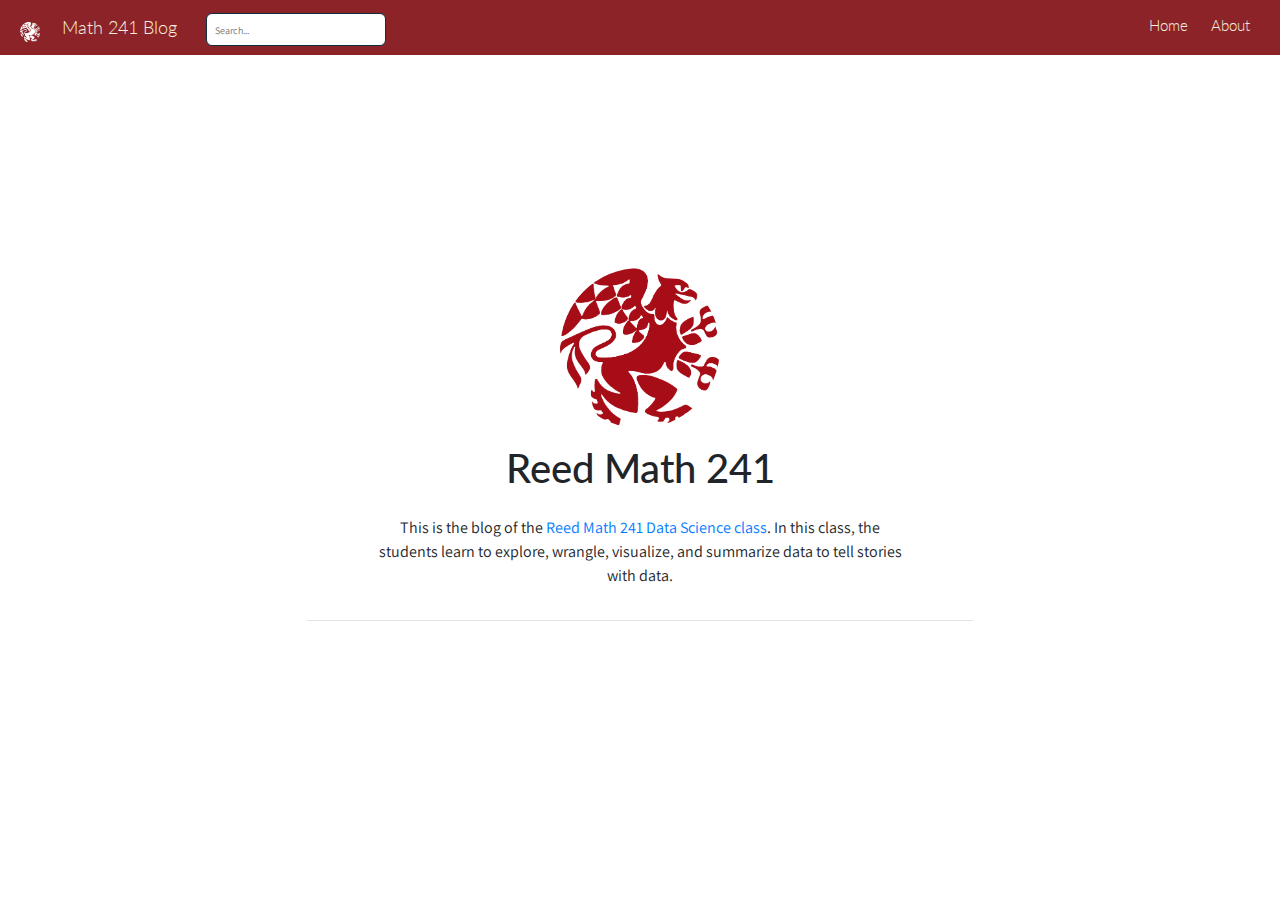
<file: docs/about.html>
<!doctype html>
<html lang="en">
  <head>
    <!-- Required meta tags -->
    <meta charset="utf-8">
    <meta name="viewport" content="width=device-width, initial-scale=1, shrink-to-fit=no">

    <!-- Bootstrap CSS -->
    <link rel="stylesheet" href="https://stackpath.bootstrapcdn.com/bootstrap/4.5.0/css/bootstrap.min.css">

    <title>Reed Math 241</title>

    
          <!--radix_placeholder_navigation_in_header-->
      <meta name="distill:offset" content=""/>
      
      <script type="application/javascript">
      
        window.headroom_prevent_pin = false;
      
        window.document.addEventListener("DOMContentLoaded", function (event) {
      
          // initialize headroom for banner
          var header = $('header').get(0);
          var headerHeight = header.offsetHeight;
          var headroom = new Headroom(header, {
            tolerance: 5,
            onPin : function() {
              if (window.headroom_prevent_pin) {
                window.headroom_prevent_pin = false;
                headroom.unpin();
              }
            }
          });
          headroom.init();
          if(window.location.hash)
            headroom.unpin();
          $(header).addClass('headroom--transition');
      
          // offset scroll location for banner on hash change
          // (see: https://github.com/WickyNilliams/headroom.js/issues/38)
          window.addEventListener("hashchange", function(event) {
            window.scrollTo(0, window.pageYOffset - (headerHeight + 25));
          });
      
          // responsive menu
          $('.distill-site-header').each(function(i, val) {
            var topnav = $(this);
            var toggle = topnav.find('.nav-toggle');
            toggle.on('click', function() {
              topnav.toggleClass('responsive');
            });
          });
      
          // nav dropdowns
          $('.nav-dropbtn').click(function(e) {
            $(this).next('.nav-dropdown-content').toggleClass('nav-dropdown-active');
            $(this).parent().siblings('.nav-dropdown')
               .children('.nav-dropdown-content').removeClass('nav-dropdown-active');
          });
          $("body").click(function(e){
            $('.nav-dropdown-content').removeClass('nav-dropdown-active');
          });
          $(".nav-dropdown").click(function(e){
            e.stopPropagation();
          });
        });
      </script>
      
      <style type="text/css">
      
      /* Theme (user-documented overrideables for nav appearance) */
      
      .distill-site-nav {
        color: rgba(255, 255, 255, 0.8);
        background-color: #0F2E3D;
        font-size: 15px;
        font-weight: 300;
      }
      
      .distill-site-nav a {
        color: inherit;
        text-decoration: none;
      }
      
      .distill-site-nav a:hover {
        color: white;
      }
      
      @media print {
        .distill-site-nav {
          display: none;
        }
      }
      
      .distill-site-header {
      
      }
      
      .distill-site-footer {
      
      }
      
      
      /* Site Header */
      
      .distill-site-header {
        width: 100%;
        box-sizing: border-box;
        z-index: 3;
      }
      
      .distill-site-header .nav-left {
        display: inline-block;
        margin-left: 8px;
      }
      
      @media screen and (max-width: 768px) {
        .distill-site-header .nav-left {
          margin-left: 0;
        }
      }
      
      
      .distill-site-header .nav-right {
        float: right;
        margin-right: 8px;
      }
      
      .distill-site-header a,
      .distill-site-header .title {
        display: inline-block;
        text-align: center;
        padding: 14px 10px 14px 10px;
      }
      
      .distill-site-header .title {
        font-size: 18px;
        min-width: 150px;
      }
      
      .distill-site-header .logo {
        padding: 0;
      }
      
      .distill-site-header .logo img {
        display: none;
        max-height: 20px;
        width: auto;
        margin-bottom: -4px;
      }
      
      .distill-site-header .nav-image img {
        max-height: 18px;
        width: auto;
        display: inline-block;
        margin-bottom: -3px;
      }
      
      
      
      @media screen and (min-width: 1000px) {
        .distill-site-header .logo img {
          display: inline-block;
        }
        .distill-site-header .nav-left {
          margin-left: 20px;
        }
        .distill-site-header .nav-right {
          margin-right: 20px;
        }
        .distill-site-header .title {
          padding-left: 12px;
        }
      }
      
      
      .distill-site-header .nav-toggle {
        display: none;
      }
      
      .nav-dropdown {
        display: inline-block;
        position: relative;
      }
      
      .nav-dropdown .nav-dropbtn {
        border: none;
        outline: none;
        color: rgba(255, 255, 255, 0.8);
        padding: 16px 10px;
        background-color: transparent;
        font-family: inherit;
        font-size: inherit;
        font-weight: inherit;
        margin: 0;
        margin-top: 1px;
        z-index: 2;
      }
      
      .nav-dropdown-content {
        display: none;
        position: absolute;
        background-color: white;
        min-width: 200px;
        border: 1px solid rgba(0,0,0,0.15);
        border-radius: 4px;
        box-shadow: 0px 8px 16px 0px rgba(0,0,0,0.1);
        z-index: 1;
        margin-top: 2px;
        white-space: nowrap;
        padding-top: 4px;
        padding-bottom: 4px;
      }
      
      .nav-dropdown-content hr {
        margin-top: 4px;
        margin-bottom: 4px;
        border: none;
        border-bottom: 1px solid rgba(0, 0, 0, 0.1);
      }
      
      .nav-dropdown-active {
        display: block;
      }
      
      .nav-dropdown-content a, .nav-dropdown-content .nav-dropdown-header {
        color: black;
        padding: 6px 24px;
        text-decoration: none;
        display: block;
        text-align: left;
      }
      
      .nav-dropdown-content .nav-dropdown-header {
        display: block;
        padding: 5px 24px;
        padding-bottom: 0;
        text-transform: uppercase;
        font-size: 14px;
        color: #999999;
        white-space: nowrap;
      }
      
      .nav-dropdown:hover .nav-dropbtn {
        color: white;
      }
      
      .nav-dropdown-content a:hover {
        background-color: #ddd;
        color: black;
      }
      
      .nav-right .nav-dropdown-content {
        margin-left: -45%;
        right: 0;
      }
      
      @media screen and (max-width: 768px) {
        .distill-site-header a, .distill-site-header .nav-dropdown  {display: none;}
        .distill-site-header a.nav-toggle {
          float: right;
          display: block;
        }
        .distill-site-header .title {
          margin-left: 0;
        }
        .distill-site-header .nav-right {
          margin-right: 0;
        }
        .distill-site-header {
          overflow: hidden;
        }
        .nav-right .nav-dropdown-content {
          margin-left: 0;
        }
      }
      
      
      @media screen and (max-width: 768px) {
        .distill-site-header.responsive {position: relative; min-height: 500px; }
        .distill-site-header.responsive a.nav-toggle {
          position: absolute;
          right: 0;
          top: 0;
        }
        .distill-site-header.responsive a,
        .distill-site-header.responsive .nav-dropdown {
          display: block;
          text-align: left;
        }
        .distill-site-header.responsive .nav-left,
        .distill-site-header.responsive .nav-right {
          width: 100%;
        }
        .distill-site-header.responsive .nav-dropdown {float: none;}
        .distill-site-header.responsive .nav-dropdown-content {position: relative;}
        .distill-site-header.responsive .nav-dropdown .nav-dropbtn {
          display: block;
          width: 100%;
          text-align: left;
        }
      }
      
      /* Site Footer */
      
      .distill-site-footer {
        width: 100%;
        overflow: hidden;
        box-sizing: border-box;
        z-index: 3;
        margin-top: 30px;
        padding-top: 30px;
        padding-bottom: 30px;
        text-align: center;
      }
      
      /* Headroom */
      
      d-title {
        padding-top: 6rem;
      }
      
      @media print {
        d-title {
          padding-top: 4rem;
        }
      }
      
      .headroom {
        z-index: 1000;
        position: fixed;
        top: 0;
        left: 0;
        right: 0;
      }
      
      .headroom--transition {
        transition: all .4s ease-in-out;
      }
      
      .headroom--unpinned {
        top: -100px;
      }
      
      .headroom--pinned {
        top: 0;
      }
      
      /* adjust viewport for navbar height */
      /* helps vertically center bootstrap (non-distill) content */
      .min-vh-100 {
        min-height: calc(100vh - 100px) !important;
      }
      
      </style>
      
      <script src="site_libs/jquery-1.11.3/jquery.min.js"></script>
      <link href="site_libs/font-awesome-5.1.0/css/all.css" rel="stylesheet"/>
      <link href="site_libs/font-awesome-5.1.0/css/v4-shims.css" rel="stylesheet"/>
      <script src="site_libs/headroom-0.9.4/headroom.min.js"></script>
      <script src="site_libs/autocomplete-0.37.1/autocomplete.min.js"></script>
      <script src="site_libs/fuse-6.4.1/fuse.min.js"></script>
      
      <script type="application/javascript">
      
      function getMeta(metaName) {
        var metas = document.getElementsByTagName('meta');
        for (let i = 0; i < metas.length; i++) {
          if (metas[i].getAttribute('name') === metaName) {
            return metas[i].getAttribute('content');
          }
        }
        return '';
      }
      
      function offsetURL(url) {
        var offset = getMeta('distill:offset');
        return offset ? offset + '/' + url : url;
      }
      
      function createFuseIndex() {
      
        // create fuse index
        var options = {
          keys: [
            { name: 'title', weight: 20 },
            { name: 'categories', weight: 15 },
            { name: 'description', weight: 10 },
            { name: 'contents', weight: 5 },
          ],
          ignoreLocation: true,
          threshold: 0
        };
        var fuse = new window.Fuse([], options);
      
        // fetch the main search.json
        return fetch(offsetURL('search.json'))
          .then(function(response) {
            if (response.status == 200) {
              return response.json().then(function(json) {
                // index main articles
                json.articles.forEach(function(article) {
                  fuse.add(article);
                });
                // download collections and index their articles
                return Promise.all(json.collections.map(function(collection) {
                  return fetch(offsetURL(collection)).then(function(response) {
                    if (response.status === 200) {
                      return response.json().then(function(articles) {
                        articles.forEach(function(article) {
                          fuse.add(article);
                        });
                      })
                    } else {
                      return Promise.reject(
                        new Error('Unexpected status from search index request: ' +
                                  response.status)
                      );
                    }
                  });
                })).then(function() {
                  return fuse;
                });
              });
      
            } else {
              return Promise.reject(
                new Error('Unexpected status from search index request: ' +
                            response.status)
              );
            }
          });
      }
      
      window.document.addEventListener("DOMContentLoaded", function (event) {
      
        // get search element (bail if we don't have one)
        var searchEl = window.document.getElementById('distill-search');
        if (!searchEl)
          return;
      
        createFuseIndex()
          .then(function(fuse) {
      
            // make search box visible
            searchEl.classList.remove('hidden');
      
            // initialize autocomplete
            var options = {
              autoselect: true,
              hint: false,
              minLength: 2,
            };
            window.autocomplete(searchEl, options, [{
              source: function(query, callback) {
                const searchOptions = {
                  isCaseSensitive: false,
                  shouldSort: true,
                  minMatchCharLength: 2,
                  limit: 10,
                };
                var results = fuse.search(query, searchOptions);
                callback(results
                  .map(function(result) { return result.item; })
                );
              },
              templates: {
                suggestion: function(suggestion) {
                  var img = suggestion.preview && Object.keys(suggestion.preview).length > 0
                    ? `<img src="${offsetURL(suggestion.preview)}"</img>`
                    : '';
                  var html = `
                    <div class="search-item">
                      <h3>${suggestion.title}</h3>
                      <div class="search-item-description">
                        ${suggestion.description || ''}
                      </div>
                      <div class="search-item-preview">
                        ${img}
                      </div>
                    </div>
                  `;
                  return html;
                }
              }
            }]).on('autocomplete:selected', function(event, suggestion) {
              window.location.href = offsetURL(suggestion.path);
            });
            // remove inline display style on autocompleter (we want to
            // manage responsive display via css)
            $('.algolia-autocomplete').css("display", "");
          })
          .catch(function(error) {
            console.log(error);
          });
      
      });
      
      </script>
      
      <style type="text/css">
      
      .nav-search {
        font-size: x-small;
      }
      
      /* Algolioa Autocomplete */
      
      .algolia-autocomplete {
        display: inline-block;
        margin-left: 10px;
        vertical-align: sub;
        background-color: white;
        color: black;
        padding: 6px;
        padding-top: 8px;
        padding-bottom: 0;
        border-radius: 6px;
        border: 1px #0F2E3D solid;
        width: 180px;
      }
      
      
      @media screen and (max-width: 768px) {
        .distill-site-nav .algolia-autocomplete {
          display: none;
          visibility: hidden;
        }
        .distill-site-nav.responsive .algolia-autocomplete {
          display: inline-block;
          visibility: visible;
        }
        .distill-site-nav.responsive .algolia-autocomplete .aa-dropdown-menu {
          margin-left: 0;
          width: 400px;
          max-height: 400px;
        }
      }
      
      .algolia-autocomplete .aa-input, .algolia-autocomplete .aa-hint {
        width: 90%;
        outline: none;
        border: none;
      }
      
      .algolia-autocomplete .aa-hint {
        color: #999;
      }
      .algolia-autocomplete .aa-dropdown-menu {
        width: 550px;
        max-height: 70vh;
        overflow-x: visible;
        overflow-y: scroll;
        padding: 5px;
        margin-top: 3px;
        margin-left: -150px;
        background-color: #fff;
        border-radius: 5px;
        border: 1px solid #999;
        border-top: none;
      }
      
      .algolia-autocomplete .aa-dropdown-menu .aa-suggestion {
        cursor: pointer;
        padding: 5px 4px;
        border-bottom: 1px solid #eee;
      }
      
      .algolia-autocomplete .aa-dropdown-menu .aa-suggestion:last-of-type {
        border-bottom: none;
        margin-bottom: 2px;
      }
      
      .algolia-autocomplete .aa-dropdown-menu .aa-suggestion .search-item {
        overflow: hidden;
        font-size: 0.8em;
        line-height: 1.4em;
      }
      
      .algolia-autocomplete .aa-dropdown-menu .aa-suggestion .search-item h3 {
        font-size: 1rem;
        margin-block-start: 0;
        margin-block-end: 5px;
      }
      
      .algolia-autocomplete .aa-dropdown-menu .aa-suggestion .search-item-description {
        display: inline-block;
        overflow: hidden;
        height: 2.8em;
        width: 80%;
        margin-right: 4%;
      }
      
      .algolia-autocomplete .aa-dropdown-menu .aa-suggestion .search-item-preview {
        display: inline-block;
        width: 15%;
      }
      
      .algolia-autocomplete .aa-dropdown-menu .aa-suggestion .search-item-preview img {
        height: 3em;
        width: auto;
        display: none;
      }
      
      .algolia-autocomplete .aa-dropdown-menu .aa-suggestion .search-item-preview img[src] {
        display: initial;
      }
      
      .algolia-autocomplete .aa-dropdown-menu .aa-suggestion.aa-cursor {
        background-color: #eee;
      }
      .algolia-autocomplete .aa-dropdown-menu .aa-suggestion em {
        font-weight: bold;
        font-style: normal;
      }
      
      </style>
      
      
      <!--/radix_placeholder_navigation_in_header-->
          <!--radix_placeholder_site_in_header-->
      <!--/radix_placeholder_site_in_header-->
          
      <style type="text/css">
      body {
        padding-top: 60px;
      }
      </style>
          <style type="text/css">
      /* base variables */
      
      /* Edit the CSS properties in this file to create a custom
         Distill theme. Only edit values in the right column
         for each row; values shown are the CSS defaults.
         To return any property to the default,
         you may set its value to: unset
         All rows must end with a semi-colon.                      */
      
      /* Optional: embed custom fonts here with `@import`          */
      /* This must remain at the top of this file.                 */
      
      
      
      html {
        /*-- Main font sizes --*/
        --title-size:      50px;
        --body-size:       1.06rem;
        --code-size:       14px;
        --aside-size:      12px;
        --fig-cap-size:    13px;
        /*-- Main font colors --*/
        --title-color:     #000000;
        --header-color:    rgba(0, 0, 0, 0.8);
        --body-color:      rgba(0, 0, 0, 0.8);
        --aside-color:     rgba(0, 0, 0, 0.6);
        --fig-cap-color:   rgba(0, 0, 0, 0.6);
        /*-- Specify custom fonts ~~~ must be imported above   --*/
        --heading-font:    sans-serif;
        --mono-font:       monospace;
        --body-font:       sans-serif;
        --navbar-font:     sans-serif;  /* websites + blogs only */
      }
      
      /*-- ARTICLE METADATA --*/
      d-byline {
        --heading-size:    0.6rem;
        --heading-color:   rgba(0, 0, 0, 0.5);
        --body-size:       0.8rem;
        --body-color:      rgba(0, 0, 0, 0.8);
      }
      
      /*-- ARTICLE TABLE OF CONTENTS --*/
      .d-contents {
        --heading-size:    18px;
        --contents-size:   13px;
      }
      
      /*-- ARTICLE APPENDIX --*/
      d-appendix {
        --heading-size:    15px;
        --heading-color:   rgba(0, 0, 0, 0.65);
        --text-size:       0.8em;
        --text-color:      rgba(0, 0, 0, 0.5);
      }
      
      /*-- WEBSITE HEADER + FOOTER --*/
      /* These properties only apply to Distill sites and blogs  */
      
      .distill-site-header {
        --title-size:       18px;
        --text-color:       rgba(255, 255, 255, 0.8);
        --text-size:        15px;
        --hover-color:      white;
        --bkgd-color:       #0F2E3D;
      }
      
      .distill-site-footer {
        --text-color:       rgba(255, 255, 255, 0.8);
        --text-size:        15px;
        --hover-color:      white;
        --bkgd-color:       #0F2E3D;
      }
      
      /*-- Additional custom styles --*/
      /* Add any additional CSS rules below                      */
      </style>
      <style type="text/css">
      /* base variables */
      
      /* Edit the CSS properties in this file to create a custom
         Distill theme. Only edit values in the right column
         for each row; values shown are the CSS defaults.
         To return any property to the default,
         you may set its value to: unset
         All rows must end with a semi-colon.                      */
      
      /* Optional: embed custom fonts here with `@import`          */
      @import url('https://fonts.googleapis.com/css2?family=Amiri');
      @import url('https://fonts.googleapis.com/css2?family=Bitter');
      @import url('https://fonts.googleapis.com/css2?family=DM+Mono');
      @import url('https://fonts.googleapis.com/css2?family=Lato');
      @import url('https://fonts.googleapis.com/css2?family=Montserrat');
      @import url('https://fonts.googleapis.com/css2?family=Aleo');
      @import url('https://fonts.googleapis.com/css2?family=Assistant');
      /* This must remain at the top of this file.                 */
      
      
      
      html {
        /*-- Main font sizes --*/
        --title-size:      50px;
        --body-size:       1.06rem;
        --code-size:       14px;
        --aside-size:      12px;
        --fig-cap-size:    13px;
        /*-- Main font colors --*/
        --title-color:     #000000;
        --header-color:    rgba(0, 0, 0, 0.8);
        --body-color:      rgba(0, 0, 0, 0.8);
        --aside-color:     rgba(0, 0, 0, 0.6);
        --fig-cap-color:   rgba(0, 0, 0, 0.6);
        /*-- Specify custom fonts ~~~ must be imported above   --*/
        --heading-font:    "Lato", serif;
        --mono-font:       "DM Mono", monospace;
        --body-font:       "Assistant", sans-serif;
        --navbar-font:     "Lato", serif;  /* websites + blogs only */
      }
      
      /*-- ARTICLE METADATA --*/
      d-byline {
        --heading-size:    0.6rem;
        --heading-color:   rgba(0, 0, 0, 0.5);
        --body-size:       0.8rem;
        --body-color:      rgba(0, 0, 0, 0.8);
      }
      
      /*-- ARTICLE TABLE OF CONTENTS --*/
      .d-contents {
        --heading-size:    18px;
        --contents-size:   13px;
      }
      
      /*-- ARTICLE APPENDIX --*/
      d-appendix {
        --heading-size:    15px;
        --heading-color:   rgba(0, 0, 0, 0.65);
        --text-size:       0.8em;
        --text-color:      rgba(0, 0, 0, 0.5);
      }
      
      /*-- WEBSITE HEADER + FOOTER --*/
      /* These properties only apply to Distill sites and blogs  */
      
      .distill-site-header {
        --title-size:       18px;
        --text-color:       #F7EEDD;
        --text-size:        15px;
        --hover-color:      white;
        --bkgd-color:       #8C2328; /* editted */
      }
      
      .distill-site-footer {
        --text-color:       #F7EEDD;
        --text-size:        15px;
        --hover-color:      white;
        --bkgd-color:       #8C2328; /* editted */
      }
      
      /*-- Additional custom styles --*/
      /* Add any additional CSS rules below                      */
      
      /* Change the appearance of in-line code chunks */
      /* Change code chunk colors */
      
      /* Change bullets */
      ul > li::marker {
        font-size: 1.125em;
        color: #8C2328;
      }
      
      /* Change link appearance */
      d-article a {
        border-bottom: 2px solid #9C3C3E;
        text-decoration: none;
      }</style>
      <style type="text/css">
      /* base style */
      
      /* FONT FAMILIES */
      
      :root {
        --heading-default: -apple-system, BlinkMacSystemFont, "Segoe UI", Roboto, Oxygen, Ubuntu, Cantarell, "Fira Sans", "Droid Sans", "Helvetica Neue", Arial, sans-serif;
        --mono-default: Consolas, Monaco, 'Andale Mono', 'Ubuntu Mono', monospace;
        --body-default: -apple-system, BlinkMacSystemFont, "Segoe UI", Roboto, Oxygen, Ubuntu, Cantarell, "Fira Sans", "Droid Sans", "Helvetica Neue", Arial, sans-serif;
      }
      
      body,
      .posts-list .post-preview p,
      .posts-list .description p {
        font-family: var(--body-font), var(--body-default);
      }
      
      h1, h2, h3, h4, h5, h6,
      .posts-list .post-preview h2,
      .posts-list .description h2 {
        font-family: var(--heading-font), var(--heading-default);
      }
      
      d-article div.sourceCode code,
      d-article pre code {
        font-family: var(--mono-font), var(--mono-default);
      }
      
      
      /*-- TITLE --*/
      d-title h1,
      .posts-list > h1 {
        color: var(--title-color, black);
      }
      
      d-title h1 {
        font-size: var(--title-size, 50px);
      }
      
      /*-- HEADERS --*/
      d-article h1,
      d-article h2,
      d-article h3,
      d-article h4,
      d-article h5,
      d-article h6 {
        color: var(--header-color, rgba(0, 0, 0, 0.8));
      }
      
      /*-- BODY --*/
      d-article > p,  /* only text inside of <p> tags */
      d-article > ul, /* lists */
      d-article > ol {
        color: var(--body-color, rgba(0, 0, 0, 0.8));
        font-size: var(--body-size, 1.06rem);
      }
      
      
      /*-- CODE --*/
      d-article div.sourceCode code,
      d-article pre code {
        font-size: var(--code-size, 14px);
      }
      
      /*-- ASIDE --*/
      d-article aside {
        font-size: var(--aside-size, 12px);
        color: var(--aside-color, rgba(0, 0, 0, 0.6));
      }
      
      /*-- FIGURE CAPTIONS --*/
      figure .caption,
      figure figcaption,
      .figure .caption {
        font-size: var(--fig-cap-size, 13px);
        color: var(--fig-cap-color, rgba(0, 0, 0, 0.6));
      }
      
      /*-- METADATA --*/
      d-byline h3 {
        font-size: var(--heading-size, 0.6rem);
        color: var(--heading-color, rgba(0, 0, 0, 0.5));
      }
      
      d-byline {
        font-size: var(--body-size, 0.8rem);
        color: var(--body-color, rgba(0, 0, 0, 0.8));
      }
      
      d-byline a,
      d-article d-byline a {
        color: var(--body-color, rgba(0, 0, 0, 0.8));
      }
      
      /*-- TABLE OF CONTENTS --*/
      .d-contents nav h3 {
        font-size: var(--heading-size, 18px);
      }
      
      .d-contents nav a {
        font-size: var(--contents-size, 13px);
      }
      
      /*-- APPENDIX --*/
      d-appendix h3 {
        font-size: var(--heading-size, 15px);
        color: var(--heading-color, rgba(0, 0, 0, 0.65));
      }
      
      d-appendix {
        font-size: var(--text-size, 0.8em);
        color: var(--text-color, rgba(0, 0, 0, 0.5));
      }
      
      d-appendix d-footnote-list a.footnote-backlink {
        color: var(--text-color, rgba(0, 0, 0, 0.5));
      }
      
      /*-- WEBSITE HEADER + FOOTER --*/
      .distill-site-header .title {
        font-size: var(--title-size, 18px);
        font-family: var(--navbar-font), var(--heading-default);
      }
      
      .distill-site-header a,
      .nav-dropdown .nav-dropbtn {
        font-family: var(--navbar-font), var(--heading-default);
      }
      
      .nav-dropdown .nav-dropbtn {
        color: var(--text-color, rgba(255, 255, 255, 0.8));
        font-size: var(--text-size, 15px);
      }
      
      .distill-site-header a:hover,
      .nav-dropdown:hover .nav-dropbtn {
        color: var(--hover-color, white);
      }
      
      .distill-site-header {
        font-size: var(--text-size, 15px);
        color: var(--text-color, rgba(255, 255, 255, 0.8));
        background-color: var(--bkgd-color, #0F2E3D);
      }
      
      .distill-site-footer {
        font-size: var(--text-size, 15px);
        color: var(--text-color, rgba(255, 255, 255, 0.8));
        background-color: var(--bkgd-color, #0F2E3D);
      }
      
      .distill-site-footer a:hover {
        color: var(--hover-color, white);
      }</style>
          <script src="about_files/accessible-code-block-0.0.1/empty-anchor.js"></script>
    
    
  </head>
  <body>

          <!--radix_placeholder_navigation_before_body-->
      <header class="header header--fixed" role="banner">
      <nav class="distill-site-nav distill-site-header">
      <div class="nav-left">
      <span class="logo">
      <img src="images/reed-college-griffin-white.png"/>
      </span>
      <a href="index.html" class="title">Math 241 Blog</a>
      <input id="distill-search" class="nav-search hidden" type="text" placeholder="Search..."/>
      </div>
      <div class="nav-right">
      <a href="index.html">Home</a>
      <a href="about.html">About</a>
      <a href="javascript:void(0);" class="nav-toggle">&#9776;</a>
      </div>
      </nav>
      </header>
      <!--/radix_placeholder_navigation_before_body-->
          <!--radix_placeholder_site_before_body-->
      <!--/radix_placeholder_site_before_body-->
    
    <div class="container min-vh-100">
      <div class="row min-vh-100 justify-content-center align-items-center">
        <div class="col-12 text-center">
          <img src=images/reed-college-griffin-red.png style="height:10rem" class="rounded-circle">
          <div class="mt-3">
            <h1>Reed Math 241</h1>
          </div>
          <div class="row justify-content-center align-items-center">
            <div class="col-6 mt-3 text-center d-none d-sm-block">
              <p>This is the blog of the <a href="https://reed-statistics.github.io/math241s21/">Reed Math 241 Data Science class</a>. In this class, the students learn to explore, wrangle, visualize, and summarize data to tell stories with data.</p>
            </div>
            <div class="col-11 mt-3 text-center d-block d-sm-none">
              <p>This is the blog of the <a href="https://reed-statistics.github.io/math241s21/">Reed Math 241 Data Science class</a>. In this class, the students learn to explore, wrangle, visualize, and summarize data to tell stories with data.</p>
            </div>
          </div>

          <hr style="width:60%;"/>

          <div class="row justify-content-center align-items-center">
            <div class="col-8 text-center d-none d-sm-block">
              <ul class="list-inline">
                              </ul>
            </div>
          </div>

          <div class="row justify-content-center align-items-center">
            <div class="col-8 m-1 text-center d-block d-sm-none">
              <div class="list-group">
                              </div>
            </div>
          </div>
        </div>
      </div>
    </div>

    <!-- Optional JavaScript -->
    <!-- jQuery first, then Popper.js, then Bootstrap JS -->
    <script src="https://code.jquery.com/jquery-3.5.1.slim.min.js" integrity="sha384-DfXdz2htPH0lsSSs5nCTpuj/zy4C+OGpamoFVy38MVBnE+IbbVYUew+OrCXaRkfj" crossorigin="anonymous"></script>
    <script src="https://cdn.jsdelivr.net/npm/popper.js@1.16.0/dist/umd/popper.min.js" integrity="sha384-Q6E9RHvbIyZFJoft+2mJbHaEWldlvI9IOYy5n3zV9zzTtmI3UksdQRVvoxMfooAo" crossorigin="anonymous"></script>
    <script src="https://stackpath.bootstrapcdn.com/bootstrap/4.5.0/js/bootstrap.min.js" integrity="sha384-OgVRvuATP1z7JjHLkuOU7Xw704+h835Lr+6QL9UvYjZE3Ipu6Tp75j7Bh/kR0JKI" crossorigin="anonymous"></script>

          <!--radix_placeholder_site_after_body-->
      <!--/radix_placeholder_site_after_body-->
          <!--radix_placeholder_navigation_after_body-->
      <!--/radix_placeholder_navigation_after_body-->
    
  </body>
</html>
</file>
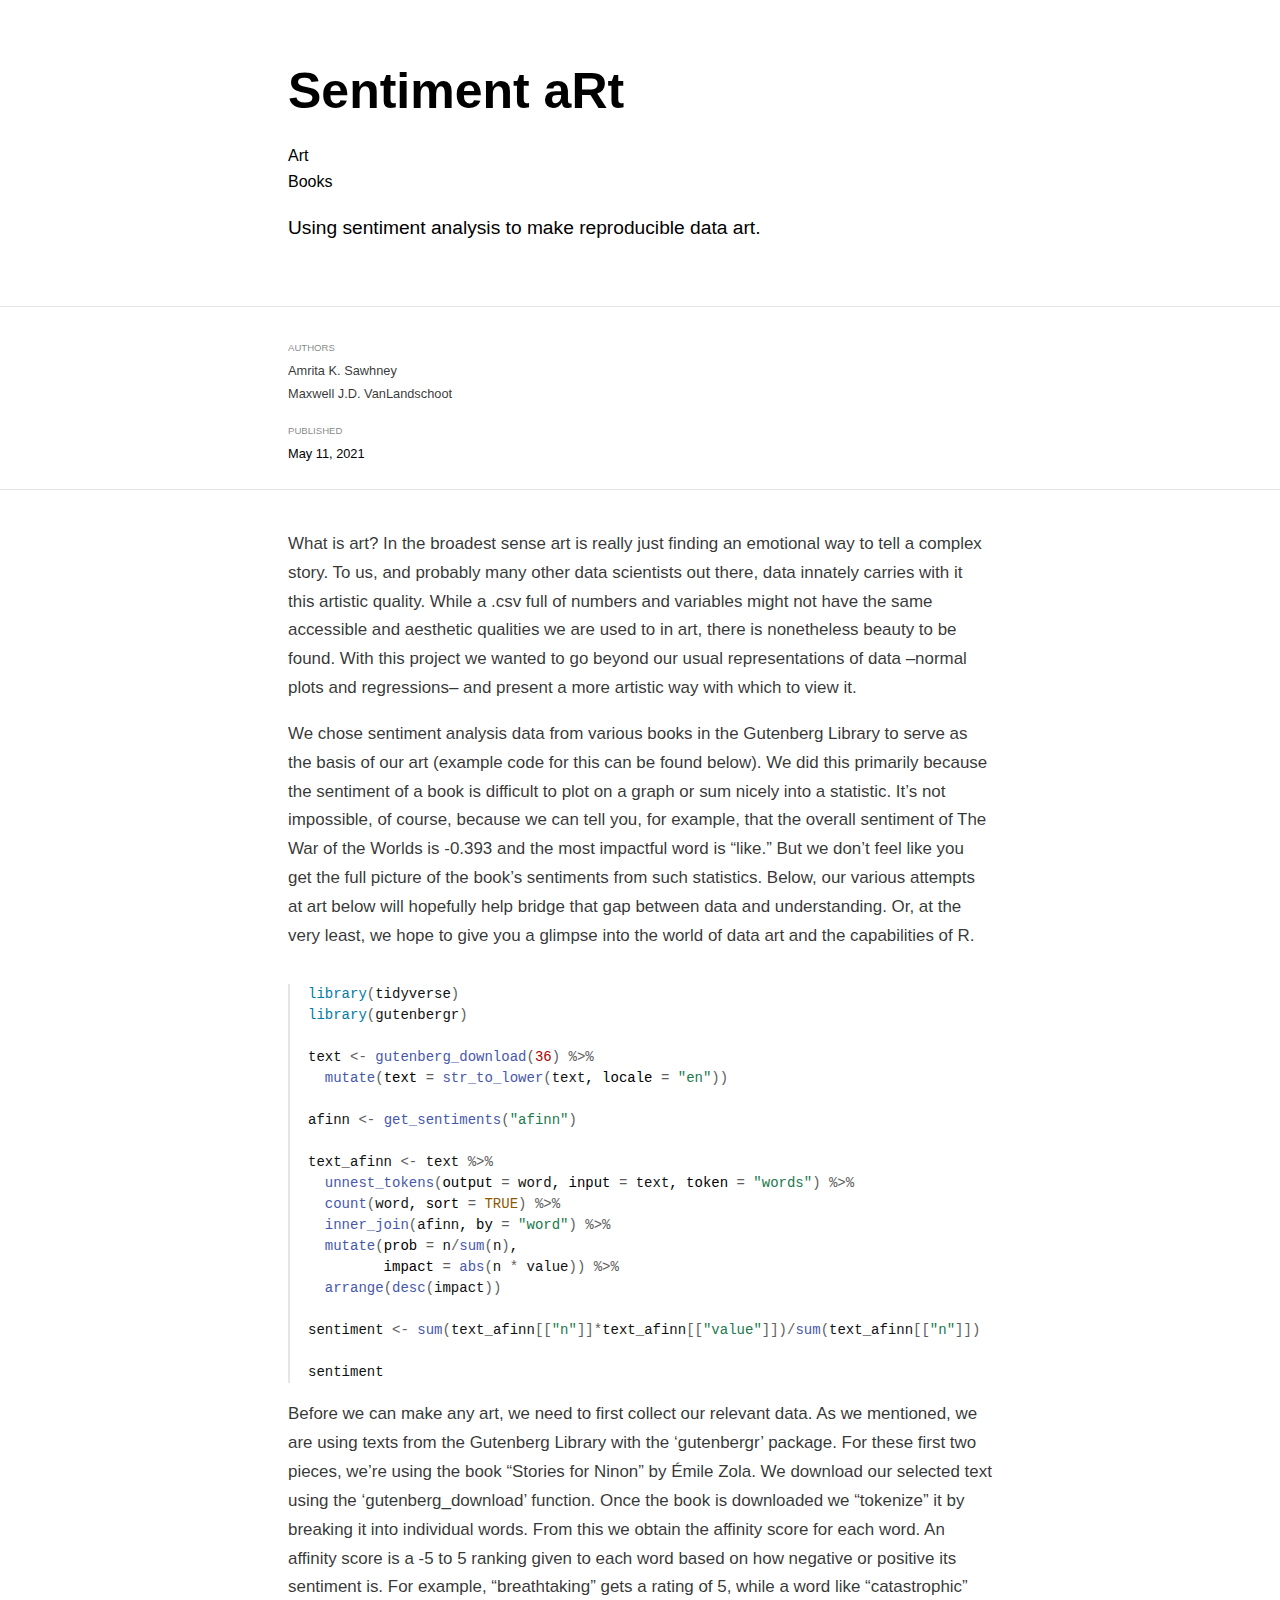
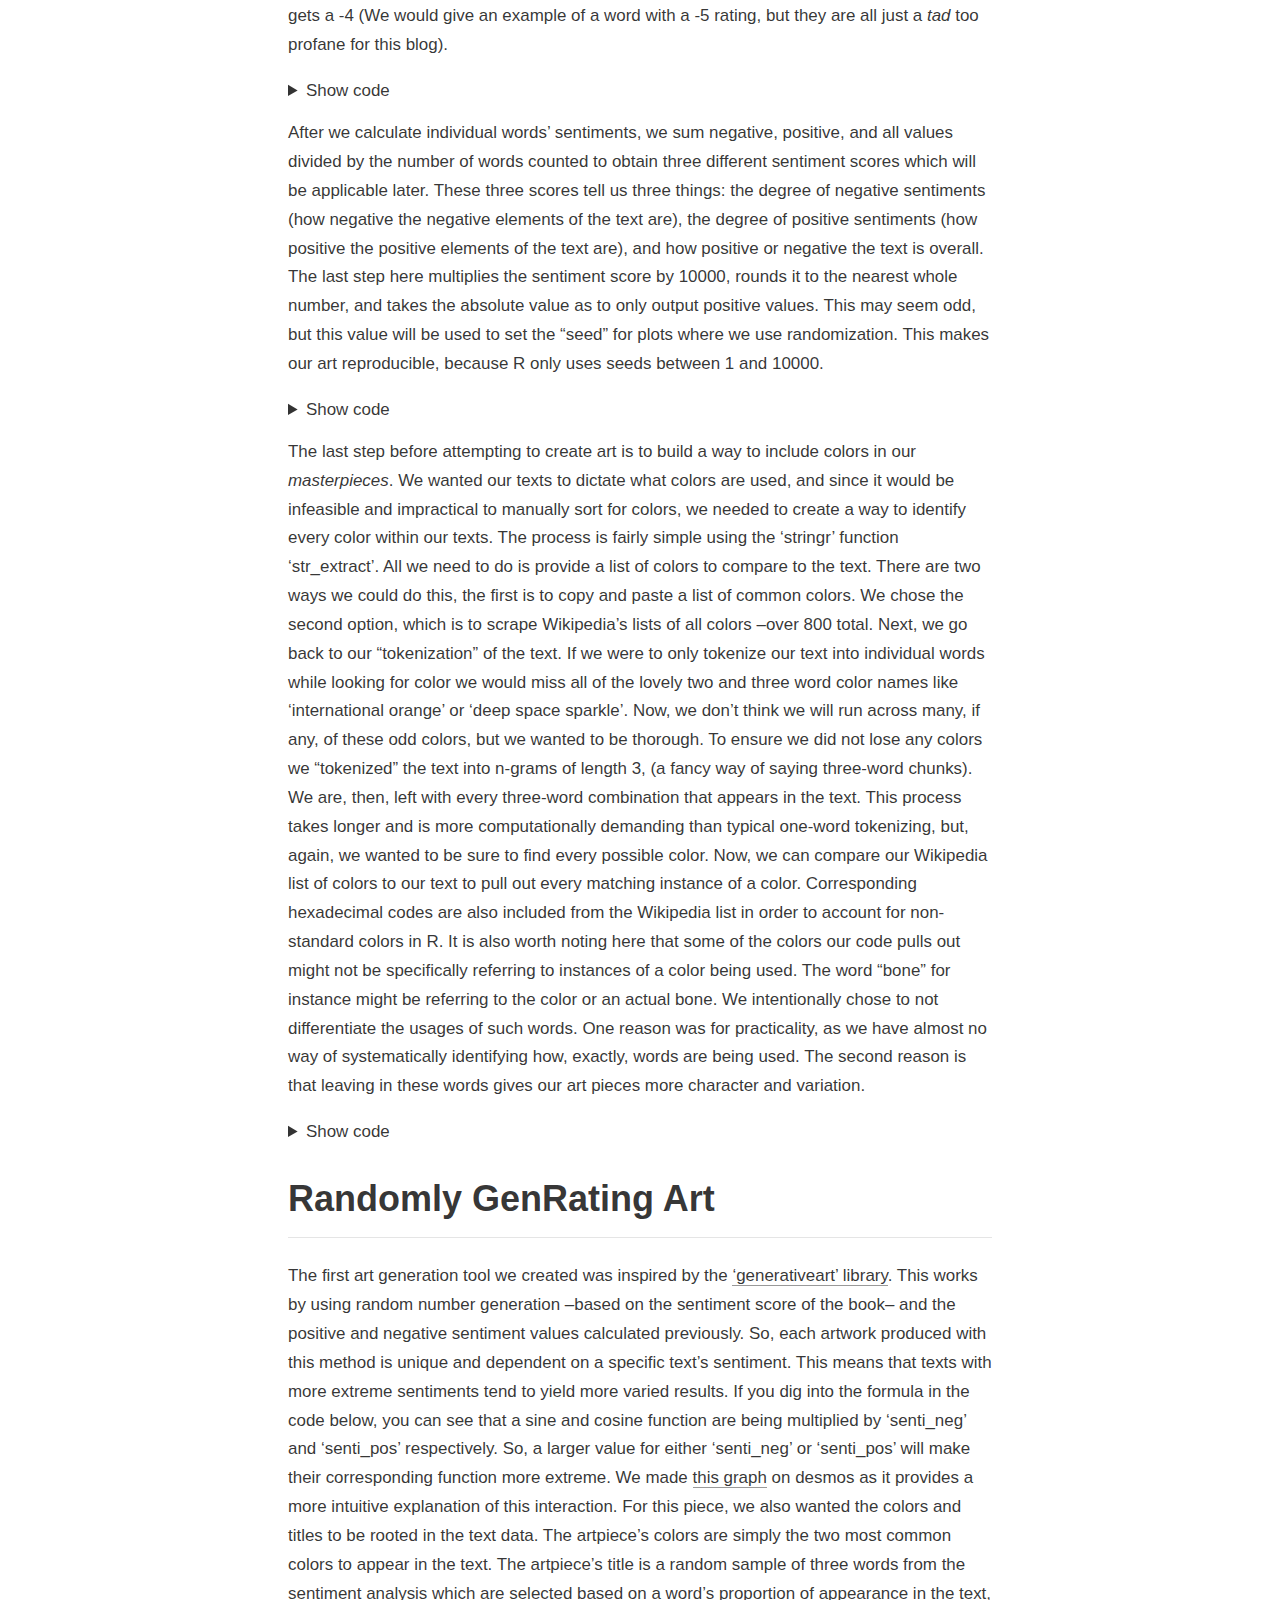
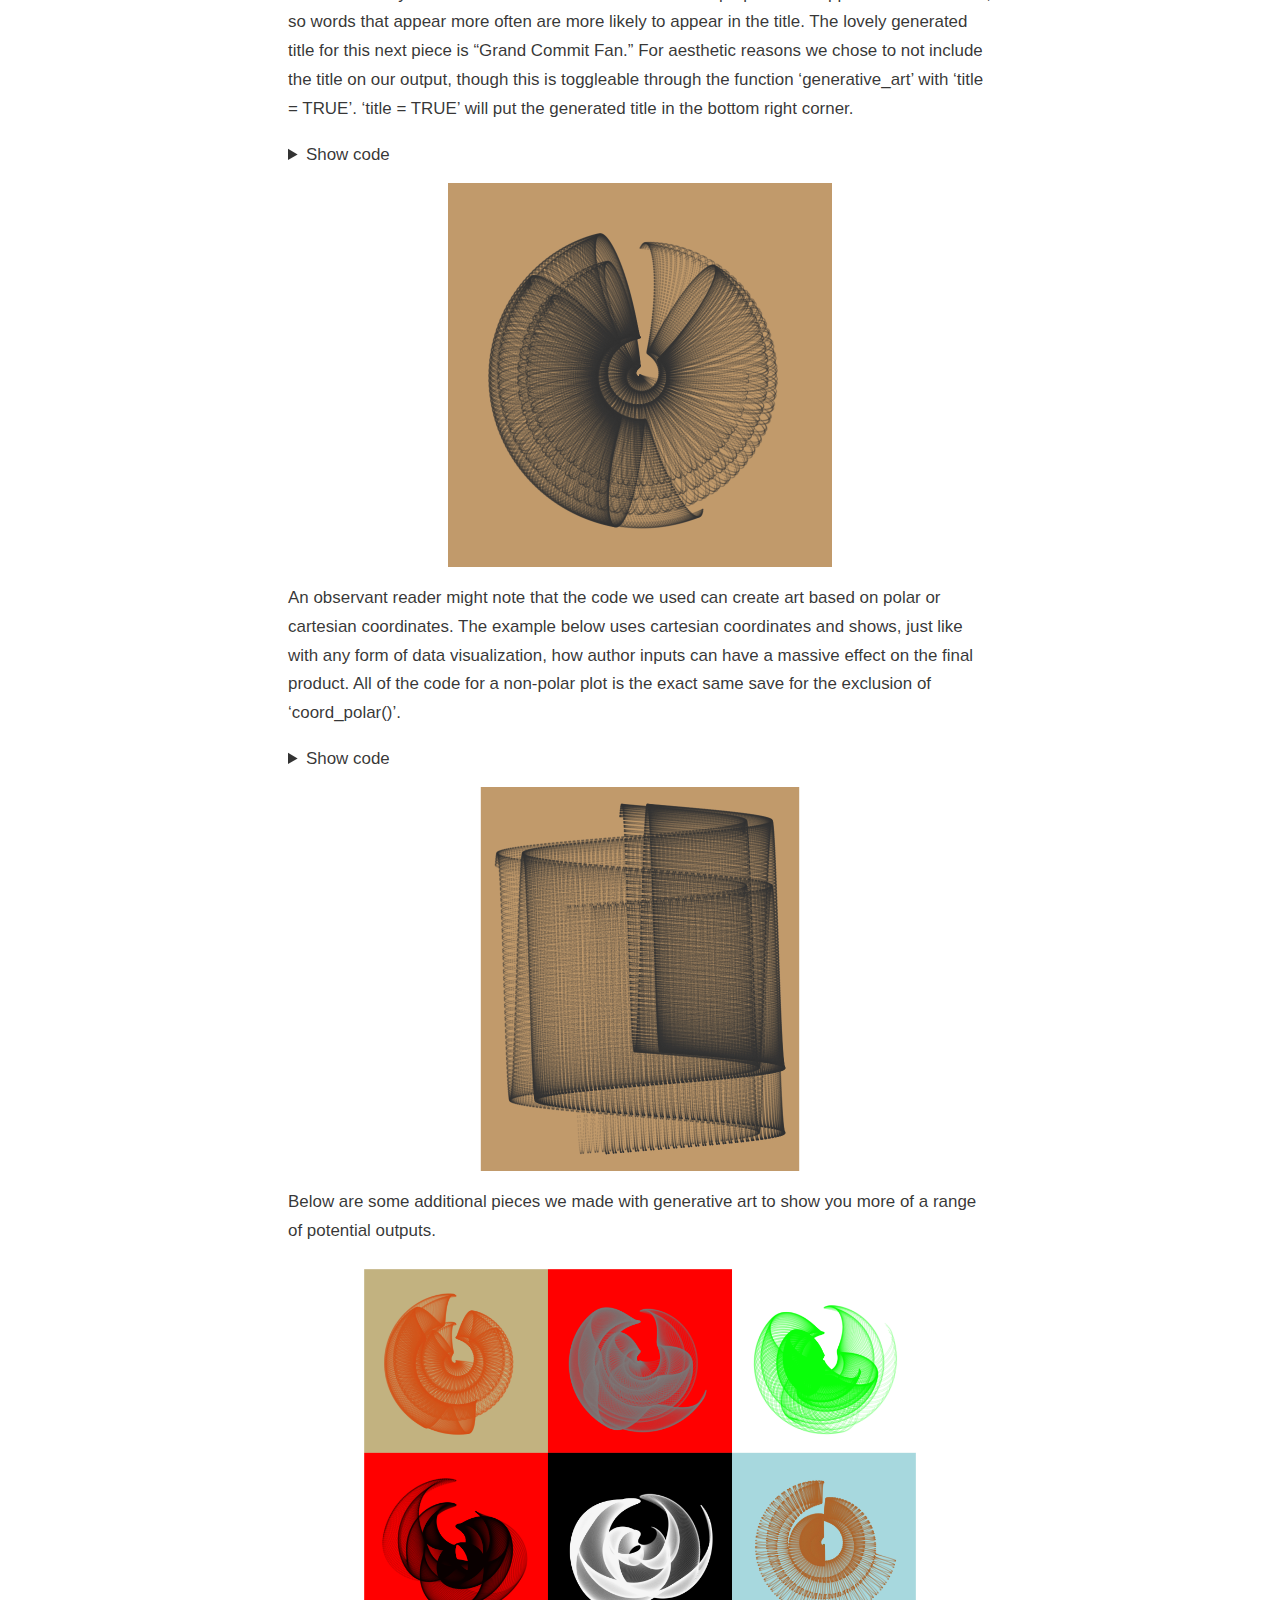
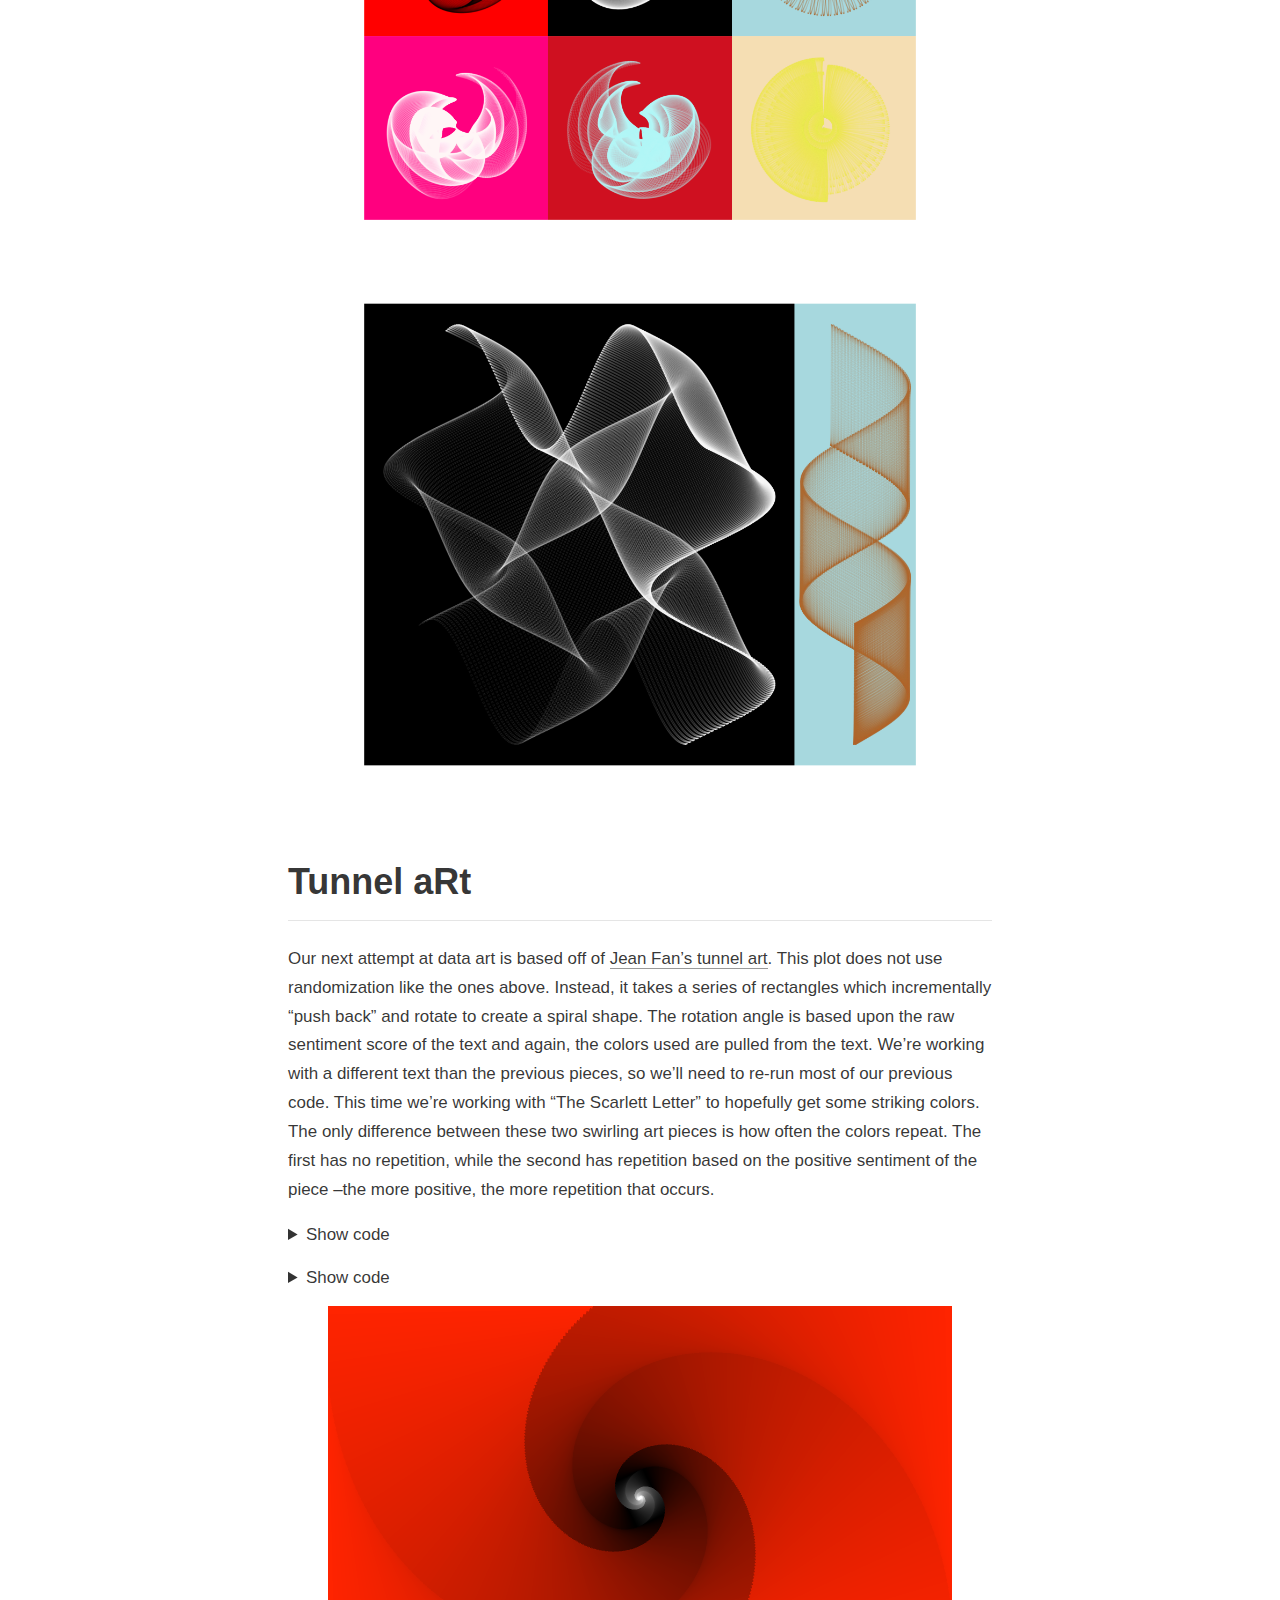
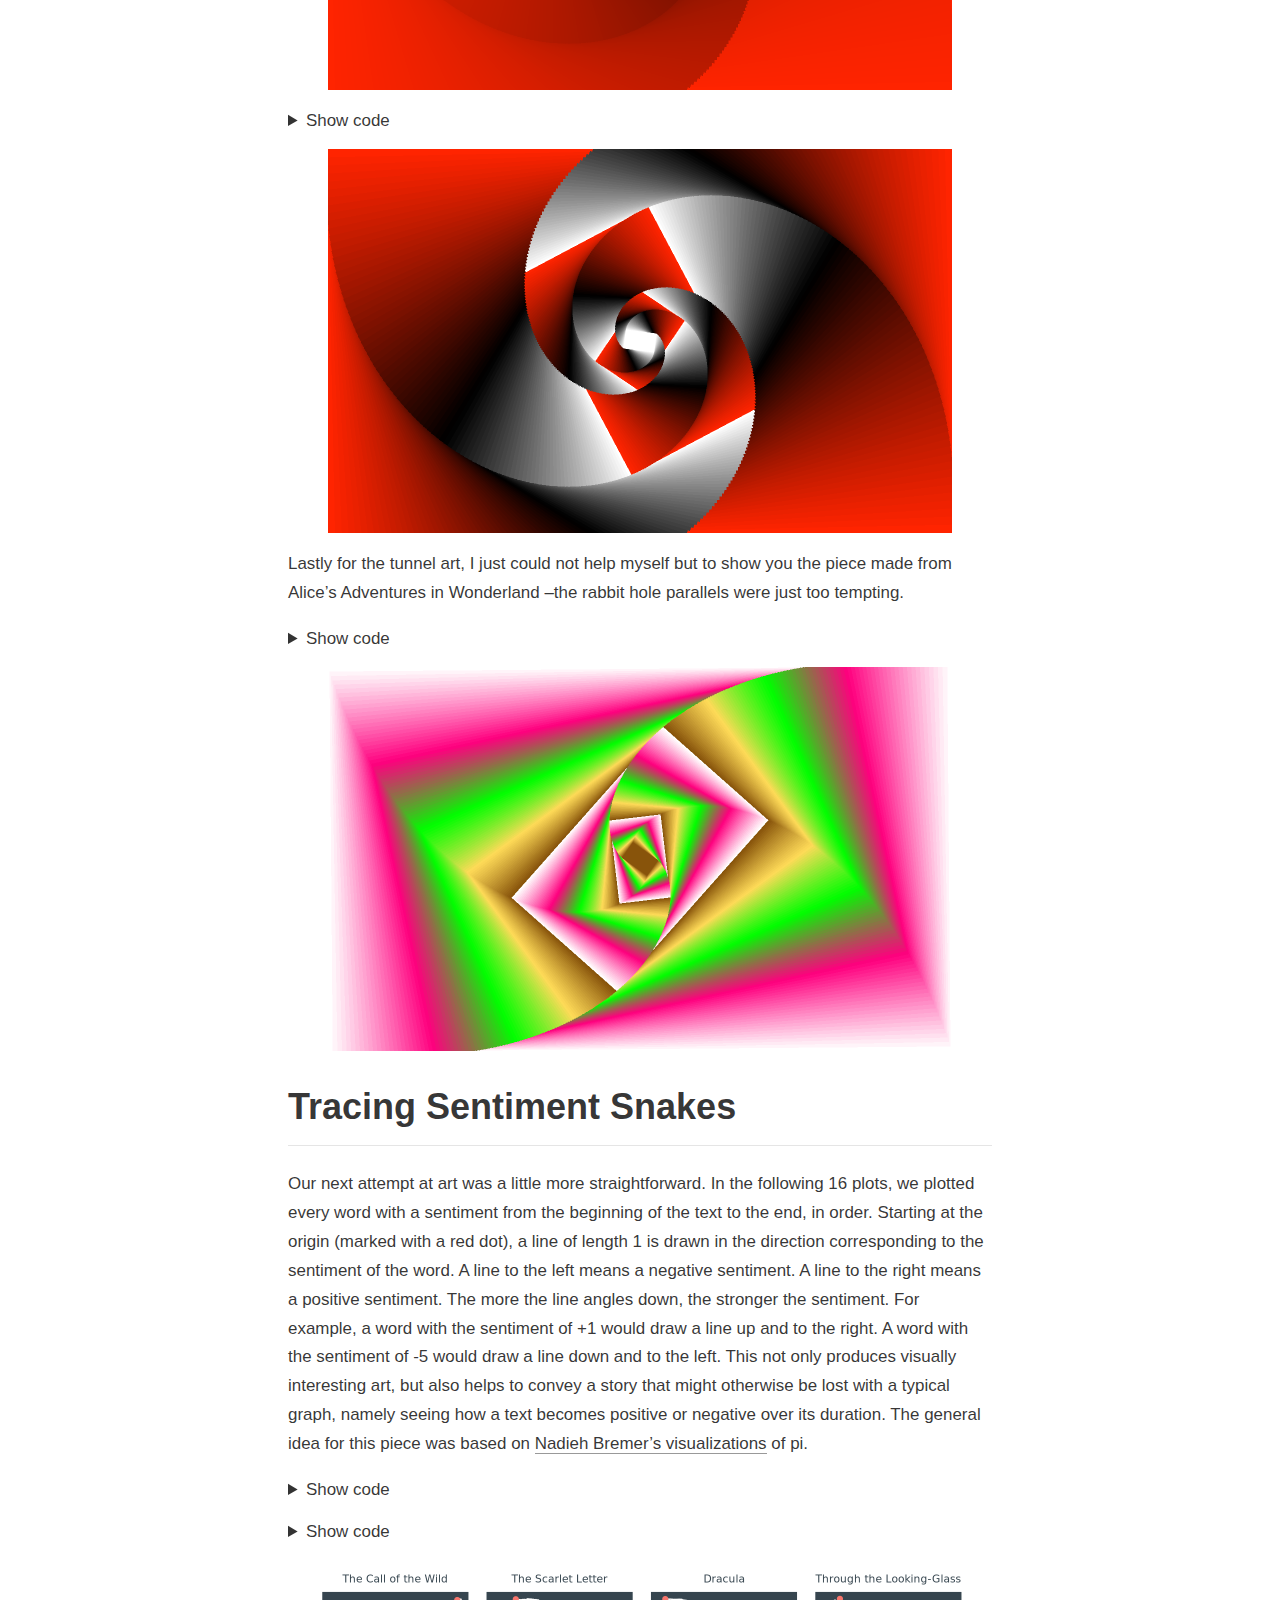
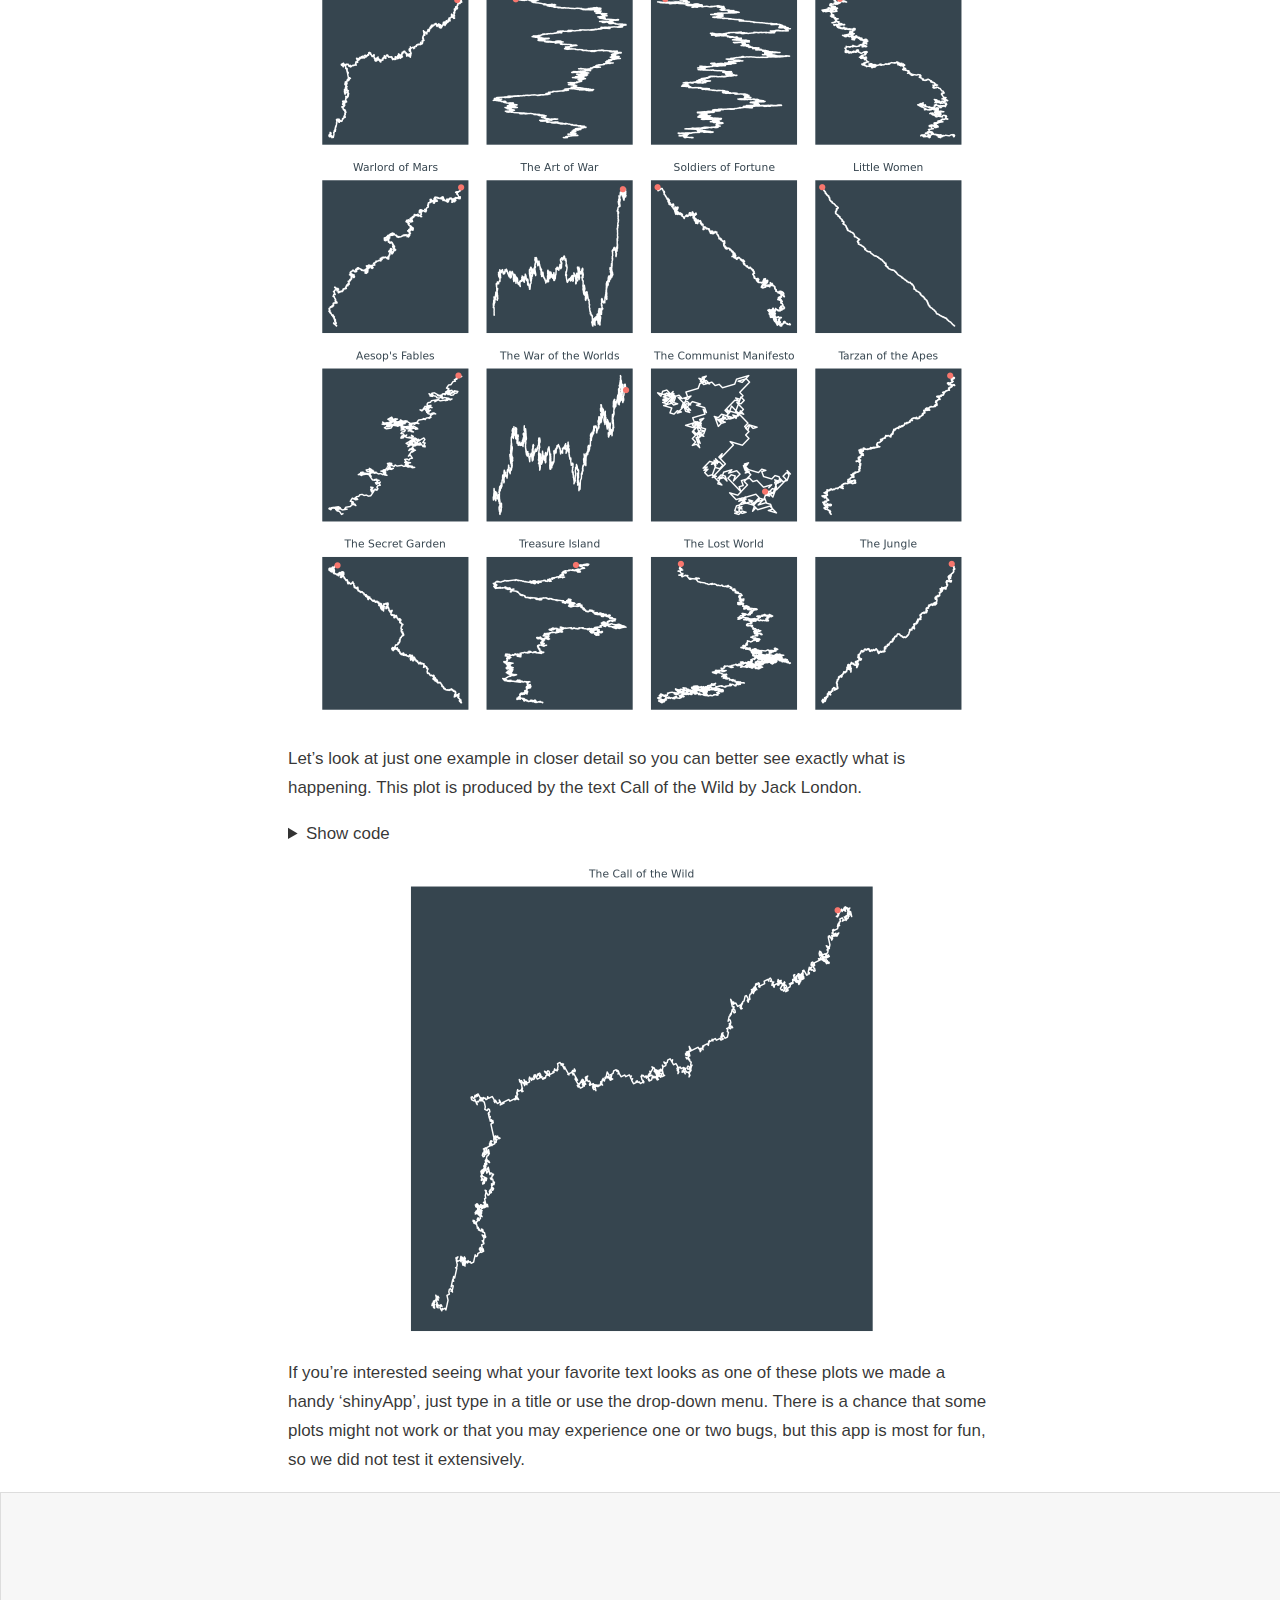
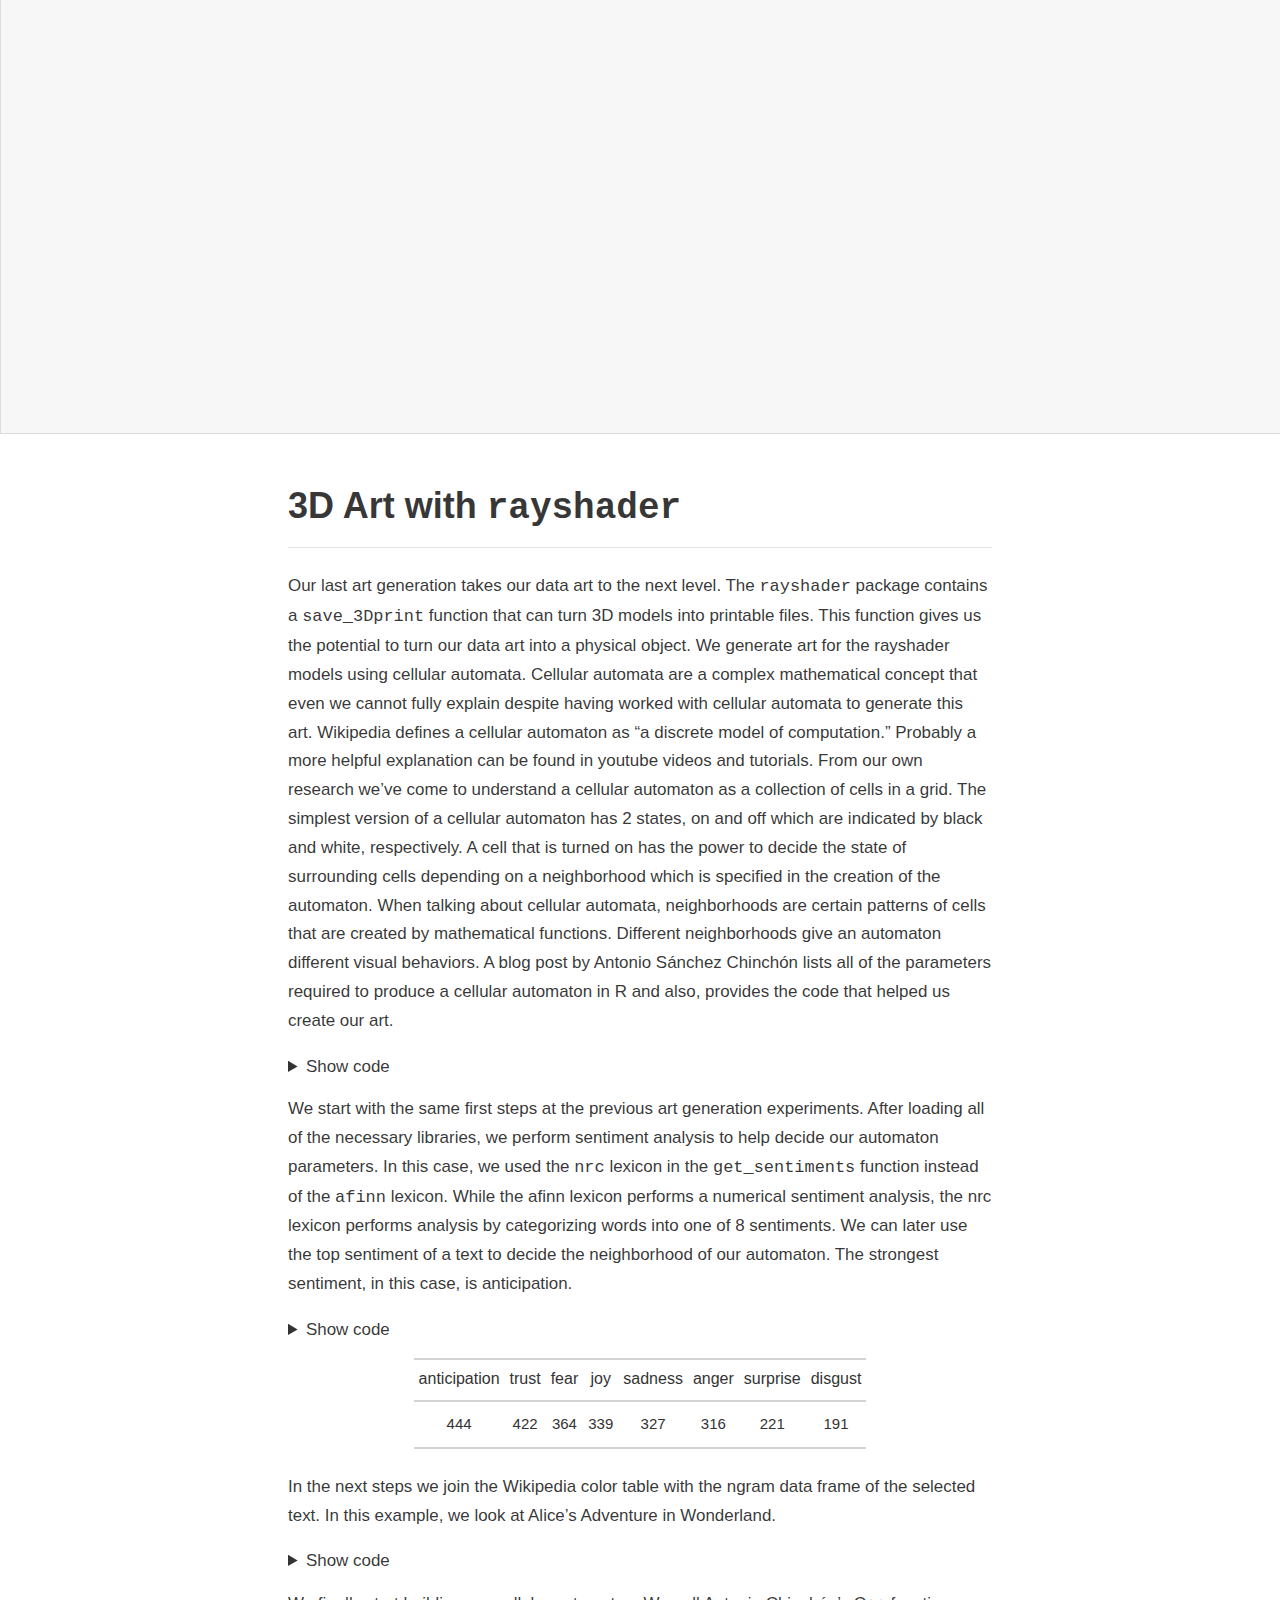
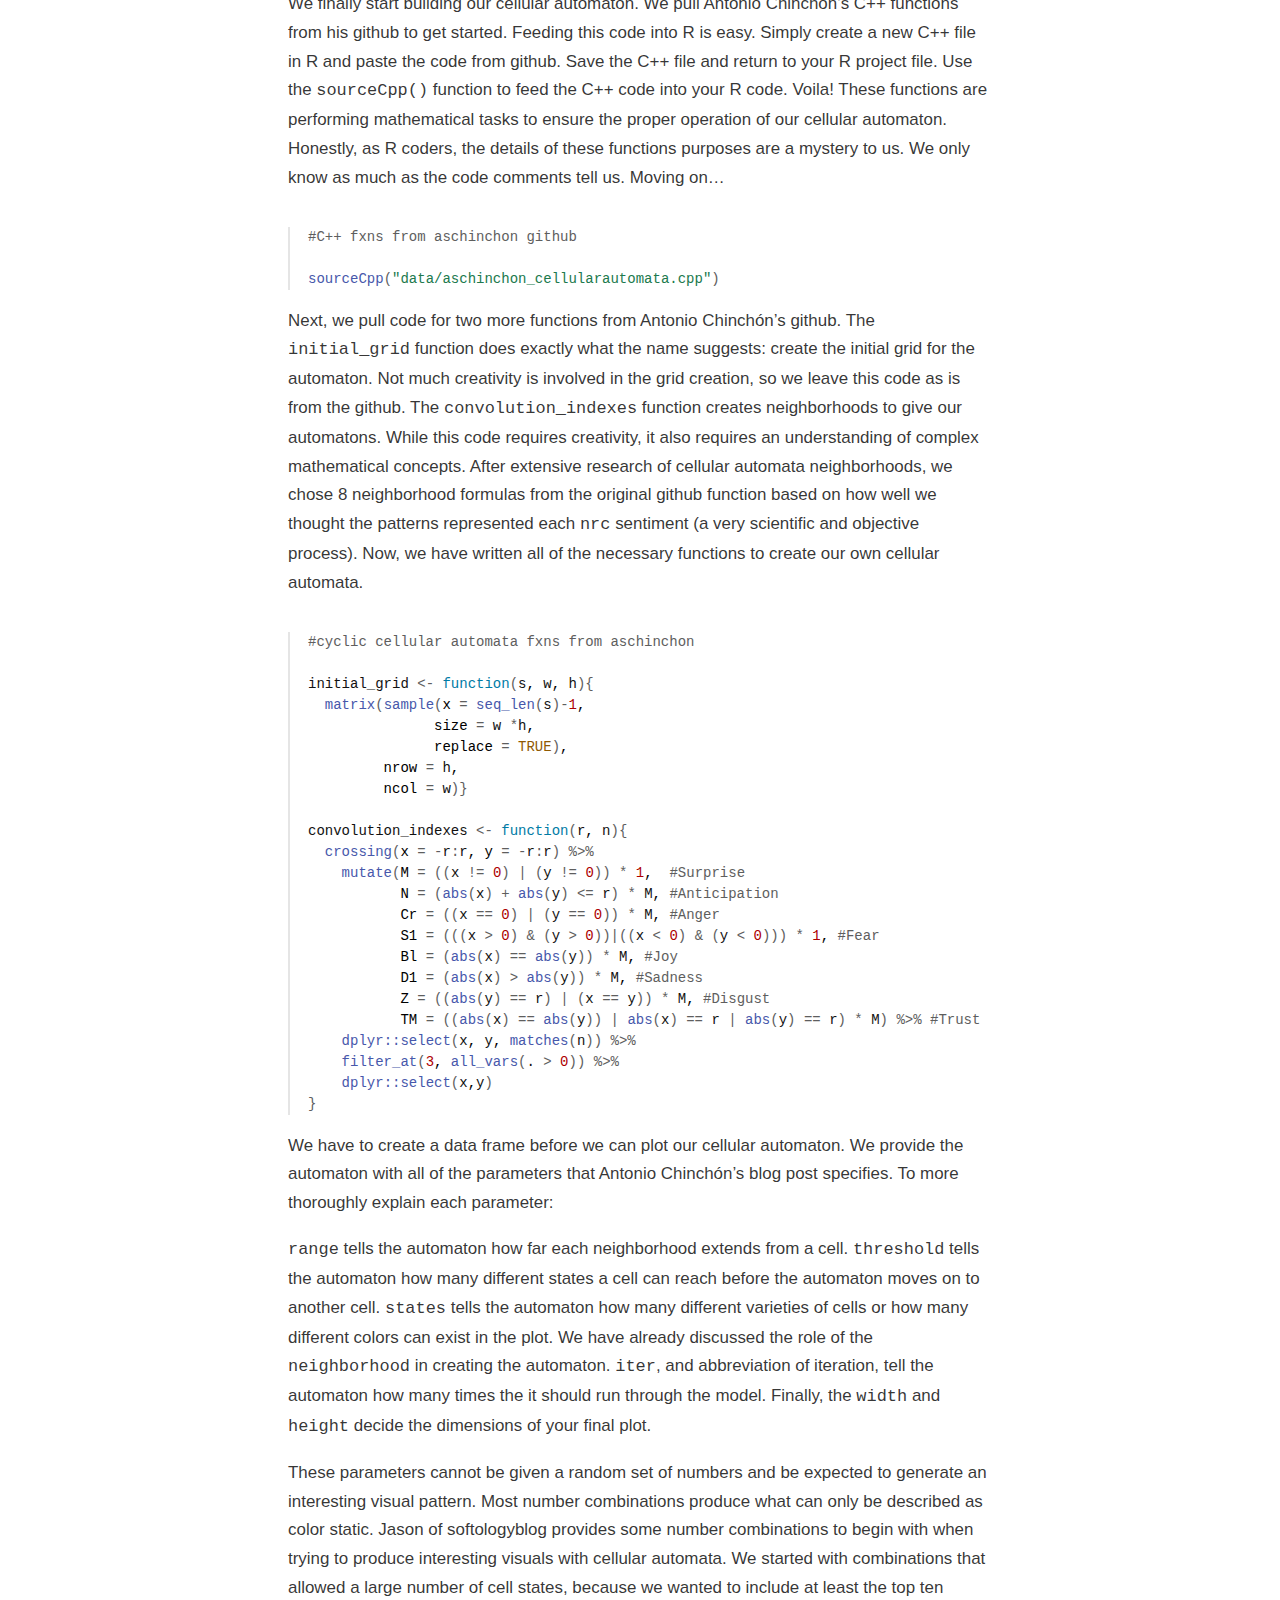
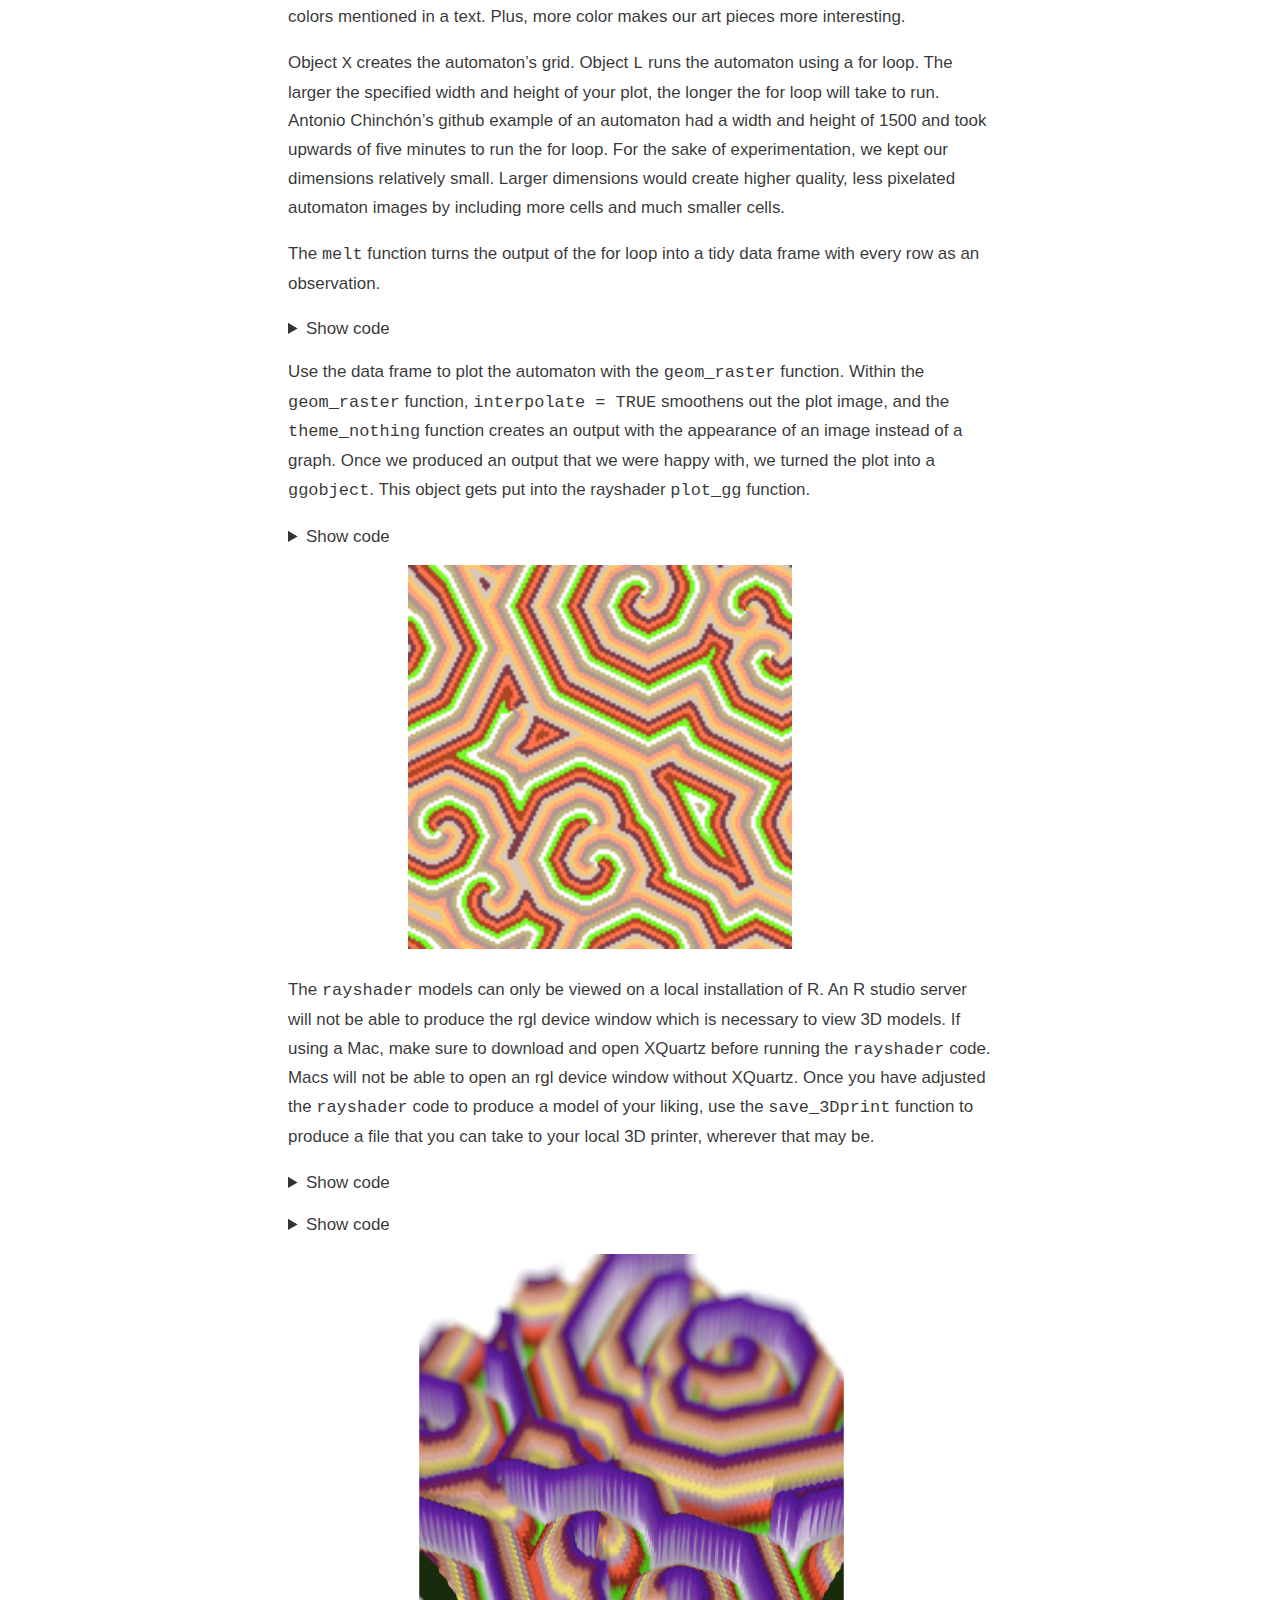
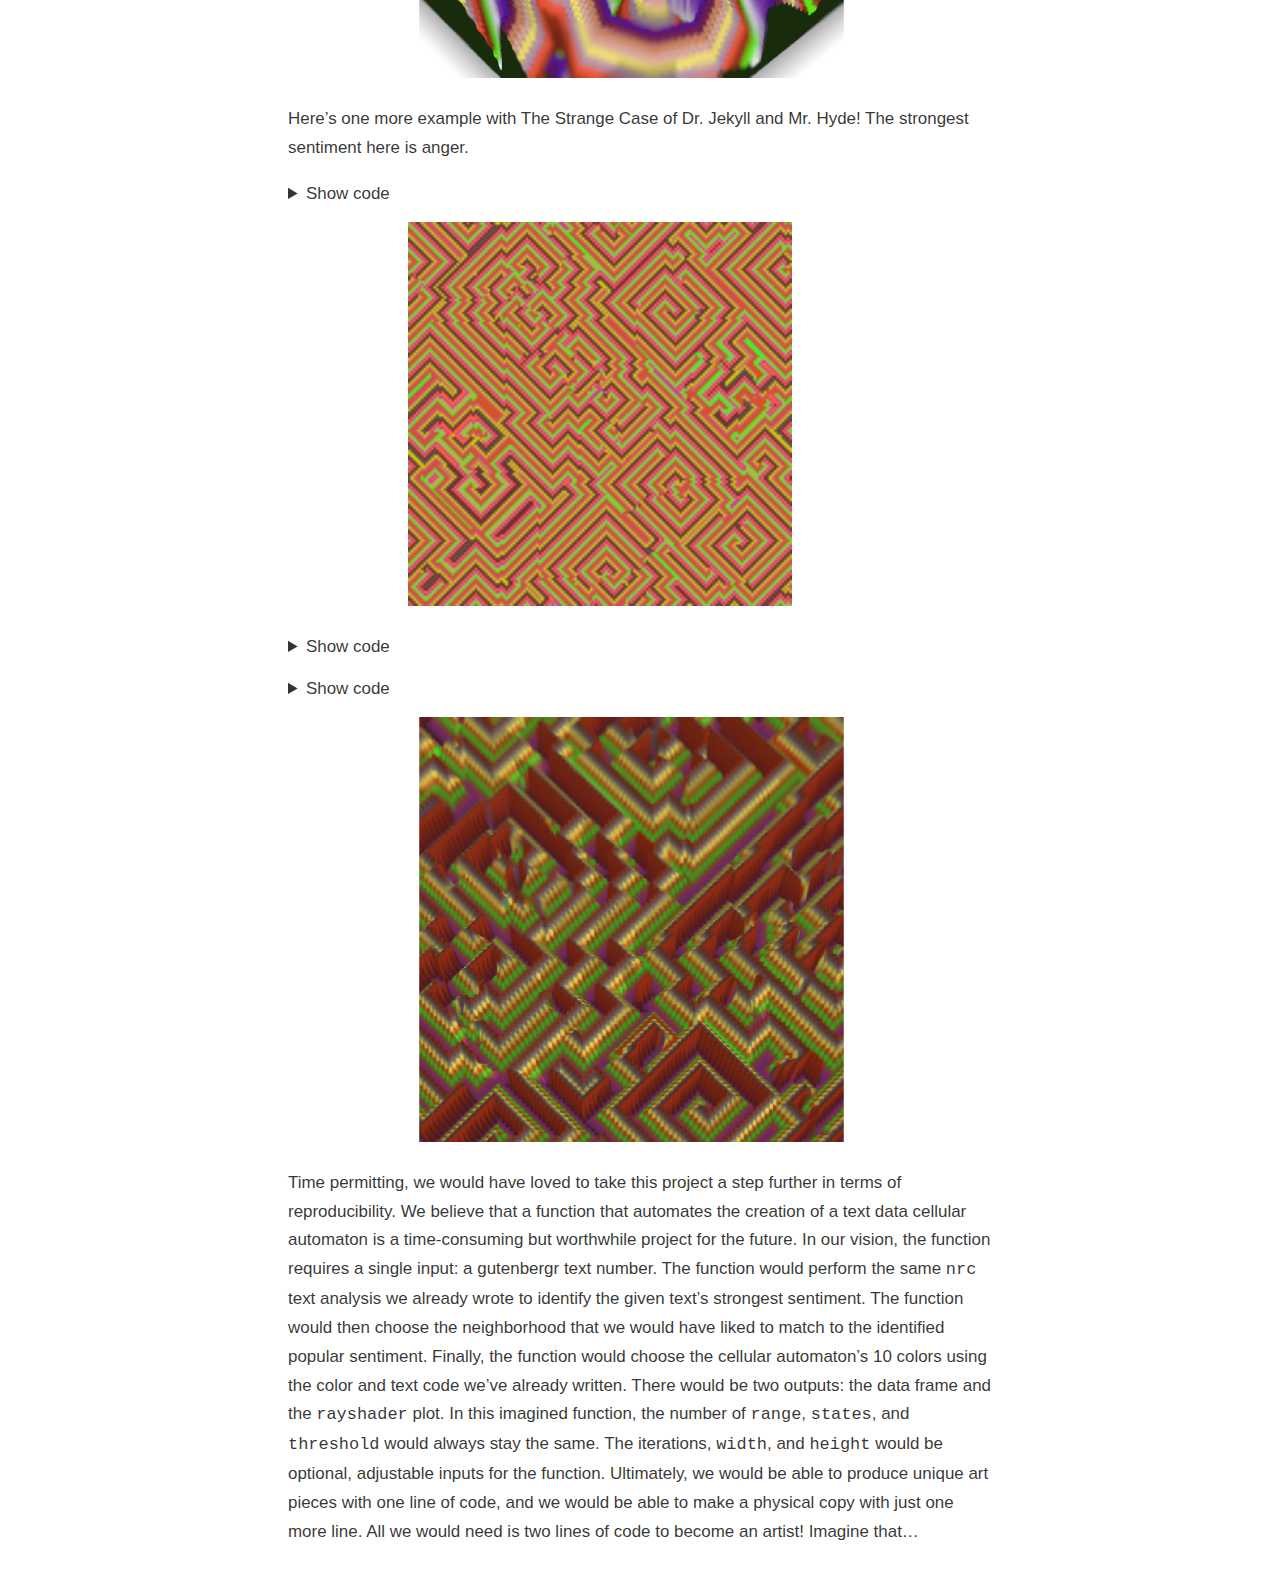
<file: _posts/2021-03-07-mini-project-2-instructions/blog_draft.html>
<!DOCTYPE html>

<html xmlns="http://www.w3.org/1999/xhtml" lang="" xml:lang="">

<head>
  <meta charset="utf-8"/>
  <meta name="viewport" content="width=device-width, initial-scale=1"/>
  <meta http-equiv="X-UA-Compatible" content="IE=Edge,chrome=1"/>
  <meta name="generator" content="distill" />

  <style type="text/css">
  /* Hide doc at startup (prevent jankiness while JS renders/transforms) */
  body {
    visibility: hidden;
  }
  </style>

 <!--radix_placeholder_import_source-->
 <!--/radix_placeholder_import_source-->

<style type="text/css">code{white-space: pre;}</style>
<style type="text/css" data-origin="pandoc">
code.sourceCode > span { display: inline-block; line-height: 1.25; }
code.sourceCode > span { color: inherit; text-decoration: inherit; }
code.sourceCode > span:empty { height: 1.2em; }
.sourceCode { overflow: visible; }
code.sourceCode { white-space: pre; position: relative; }
div.sourceCode { margin: 1em 0; }
pre.sourceCode { margin: 0; }
@media screen {
div.sourceCode { overflow: auto; }
}
@media print {
code.sourceCode { white-space: pre-wrap; }
code.sourceCode > span { text-indent: -5em; padding-left: 5em; }
}
pre.numberSource code
  { counter-reset: source-line 0; }
pre.numberSource code > span
  { position: relative; left: -4em; counter-increment: source-line; }
pre.numberSource code > span > a:first-child::before
  { content: counter(source-line);
    position: relative; left: -1em; text-align: right; vertical-align: baseline;
    border: none; display: inline-block;
    -webkit-touch-callout: none; -webkit-user-select: none;
    -khtml-user-select: none; -moz-user-select: none;
    -ms-user-select: none; user-select: none;
    padding: 0 4px; width: 4em;
    color: #aaaaaa;
  }
pre.numberSource { margin-left: 3em; border-left: 1px solid #aaaaaa;  padding-left: 4px; }
div.sourceCode
  {   }
@media screen {
code.sourceCode > span > a:first-child::before { text-decoration: underline; }
}
code span.al { color: #ad0000; } /* Alert */
code span.an { color: #5e5e5e; } /* Annotation */
code span.at { color: #20794d; } /* Attribute */
code span.bn { color: #ad0000; } /* BaseN */
code span.bu { } /* BuiltIn */
code span.cf { color: #007ba5; } /* ControlFlow */
code span.ch { color: #20794d; } /* Char */
code span.cn { color: #8f5902; } /* Constant */
code span.co { color: #5e5e5e; } /* Comment */
code span.cv { color: #5e5e5e; font-style: italic; } /* CommentVar */
code span.do { color: #5e5e5e; font-style: italic; } /* Documentation */
code span.dt { color: #ad0000; } /* DataType */
code span.dv { color: #ad0000; } /* DecVal */
code span.er { color: #ad0000; } /* Error */
code span.ex { } /* Extension */
code span.fl { color: #ad0000; } /* Float */
code span.fu { color: #4758ab; } /* Function */
code span.im { } /* Import */
code span.in { color: #5e5e5e; } /* Information */
code span.kw { color: #007ba5; } /* Keyword */
code span.op { color: #5e5e5e; } /* Operator */
code span.ot { color: #007ba5; } /* Other */
code span.pp { color: #ad0000; } /* Preprocessor */
code span.sc { color: #20794d; } /* SpecialChar */
code span.ss { color: #20794d; } /* SpecialString */
code span.st { color: #20794d; } /* String */
code span.va { color: #111111; } /* Variable */
code span.vs { color: #20794d; } /* VerbatimString */
code span.wa { color: #5e5e5e; font-style: italic; } /* Warning */
</style>

  <!--radix_placeholder_meta_tags-->
  <title>Sentiment aRt</title>
  
  <meta property="description" itemprop="description" content="Using sentiment analysis to make reproducible data art."/>
  
  
  <!--  https://schema.org/Article -->
  <meta property="article:published" itemprop="datePublished" content="2021-05-11"/>
  <meta property="article:created" itemprop="dateCreated" content="2021-05-11"/>
  <meta name="article:author" content="Amrita K. Sawhney"/>
  <meta name="article:author" content="Maxwell J.D. VanLandschoot"/>
  
  <!--  https://developers.facebook.com/docs/sharing/webmasters#markup -->
  <meta property="og:title" content="Sentiment aRt"/>
  <meta property="og:type" content="article"/>
  <meta property="og:description" content="Using sentiment analysis to make reproducible data art."/>
  <meta property="og:locale" content="en_US"/>
  
  <!--  https://dev.twitter.com/cards/types/summary -->
  <meta property="twitter:card" content="summary"/>
  <meta property="twitter:title" content="Sentiment aRt"/>
  <meta property="twitter:description" content="Using sentiment analysis to make reproducible data art."/>
  
  <!--/radix_placeholder_meta_tags-->
  <!--radix_placeholder_rmarkdown_metadata-->
  
  <script type="text/json" id="radix-rmarkdown-metadata">
  {"type":"list","attributes":{"names":{"type":"character","attributes":{},"value":["title","description","author","date","output","categories"]}},"value":[{"type":"character","attributes":{},"value":["Sentiment aRt"]},{"type":"character","attributes":{},"value":["Using sentiment analysis to make reproducible data art.\n"]},{"type":"list","attributes":{},"value":[{"type":"list","attributes":{"names":{"type":"character","attributes":{},"value":["name"]}},"value":[{"type":"character","attributes":{},"value":["Amrita K. Sawhney"]}]},{"type":"list","attributes":{"names":{"type":"character","attributes":{},"value":["name"]}},"value":[{"type":"character","attributes":{},"value":["Maxwell J.D. VanLandschoot"]}]}]},{"type":"character","attributes":{},"value":["2021-05-11"]},{"type":"list","attributes":{"names":{"type":"character","attributes":{},"value":["distill::distill_article"]}},"value":[{"type":"list","attributes":{"names":{"type":"character","attributes":{},"value":["self_contained","code_folding"]}},"value":[{"type":"logical","attributes":{},"value":[false]},{"type":"logical","attributes":{},"value":[true]}]}]},{"type":"character","attributes":{},"value":["Art","Books"]}]}
  </script>
  <!--/radix_placeholder_rmarkdown_metadata-->
  
  <script type="text/json" id="radix-resource-manifest">
  {"type":"character","attributes":{},"value":["blog_draft_files/anchor-4.2.2/anchor.min.js","blog_draft_files/bowser-1.9.3/bowser.min.js","blog_draft_files/distill-2.2.21/template.v2.js","blog_draft_files/figure-html5/Additional Rayshader Example-1.png","blog_draft_files/figure-html5/Call of the Wild-1.png","blog_draft_files/figure-html5/Cellular Automata Graphic-1.png","blog_draft_files/figure-html5/Non-Polar Generative Art-1.png","blog_draft_files/figure-html5/Polar Generative Art-1.png","blog_draft_files/figure-html5/Sentiment Snake Matrix-1.png","blog_draft_files/figure-html5/Swirly Alice in Wonderland-1.png","blog_draft_files/figure-html5/Swirly Art Repeating-1.png","blog_draft_files/figure-html5/Swirly Art-1.png","blog_draft_files/figure-html5/unnamed-chunk-1-1.png","blog_draft_files/jquery-1.11.3/jquery.min.js","blog_draft_files/popper-2.6.0/popper.min.js","blog_draft_files/tippy-6.2.7/tippy-bundle.umd.min.js","blog_draft_files/tippy-6.2.7/tippy-light-border.css","blog_draft_files/tippy-6.2.7/tippy.css","blog_draft_files/tippy-6.2.7/tippy.umd.min.js","blog_draft_files/webcomponents-2.0.0/webcomponents.js","data/aschinchon_cellularautomata.cpp","data/mythbusters.csv","genart.png","images/000017.png","images/000067.png","images/plot2x1np1.png","images/plot3x3.png","images/reed-college-griffin-red.png","Sentiment_aRt_files/anchor-4.2.2/anchor.min.js","Sentiment_aRt_files/bowser-1.9.3/bowser.min.js","Sentiment_aRt_files/distill-2.2.21/template.v2.js","Sentiment_aRt_files/figure-html5/Call of the Wild-1.png","Sentiment_aRt_files/figure-html5/Cellular Automata Graphic-1.png","Sentiment_aRt_files/figure-html5/Non-Polar Generative Art-1.png","Sentiment_aRt_files/figure-html5/Polar Generative Art-1.png","Sentiment_aRt_files/figure-html5/Sentiment Snake Matrix-1.png","Sentiment_aRt_files/figure-html5/Swirly Alice in Wonderland-1.png","Sentiment_aRt_files/figure-html5/Swirly Art Repeating-1.png","Sentiment_aRt_files/figure-html5/Swirly Art-1.png","Sentiment_aRt_files/figure-html5/unnamed-chunk-1-1.png","Sentiment_aRt_files/jquery-1.11.3/jquery.min.js","Sentiment_aRt_files/popper-2.6.0/popper.min.js","Sentiment_aRt_files/tippy-6.2.7/tippy-bundle.umd.min.js","Sentiment_aRt_files/tippy-6.2.7/tippy-light-border.css","Sentiment_aRt_files/tippy-6.2.7/tippy.css","Sentiment_aRt_files/tippy-6.2.7/tippy.umd.min.js","Sentiment_aRt_files/webcomponents-2.0.0/webcomponents.js","Sentiment_aRt.html"]}
  </script>
  <!--radix_placeholder_navigation_in_header-->
  <!--/radix_placeholder_navigation_in_header-->
  <!--radix_placeholder_distill-->
  
  <style type="text/css">
  
  body {
    background-color: white;
  }
  
  .pandoc-table {
    width: 100%;
  }
  
  .pandoc-table>caption {
    margin-bottom: 10px;
  }
  
  .pandoc-table th:not([align]) {
    text-align: left;
  }
  
  .pagedtable-footer {
    font-size: 15px;
  }
  
  d-byline .byline {
    grid-template-columns: 2fr 2fr;
  }
  
  d-byline .byline h3 {
    margin-block-start: 1.5em;
  }
  
  d-byline .byline .authors-affiliations h3 {
    margin-block-start: 0.5em;
  }
  
  .authors-affiliations .orcid-id {
    width: 16px;
    height:16px;
    margin-left: 4px;
    margin-right: 4px;
    vertical-align: middle;
    padding-bottom: 2px;
  }
  
  d-title .dt-tags {
    margin-top: 1em;
    grid-column: text;
  }
  
  .dt-tags .dt-tag {
    text-decoration: none;
    display: inline-block;
    color: rgba(0,0,0,0.6);
    padding: 0em 0.4em;
    margin-right: 0.5em;
    margin-bottom: 0.4em;
    font-size: 70%;
    border: 1px solid rgba(0,0,0,0.2);
    border-radius: 3px;
    text-transform: uppercase;
    font-weight: 500;
  }
  
  d-article table.gt_table td,
  d-article table.gt_table th {
    border-bottom: none;
  }
  
  .html-widget {
    margin-bottom: 2.0em;
  }
  
  .l-screen-inset {
    padding-right: 16px;
  }
  
  .l-screen .caption {
    margin-left: 10px;
  }
  
  .shaded {
    background: rgb(247, 247, 247);
    padding-top: 20px;
    padding-bottom: 20px;
    border-top: 1px solid rgba(0, 0, 0, 0.1);
    border-bottom: 1px solid rgba(0, 0, 0, 0.1);
  }
  
  .shaded .html-widget {
    margin-bottom: 0;
    border: 1px solid rgba(0, 0, 0, 0.1);
  }
  
  .shaded .shaded-content {
    background: white;
  }
  
  .text-output {
    margin-top: 0;
    line-height: 1.5em;
  }
  
  .hidden {
    display: none !important;
  }
  
  d-article {
    padding-top: 2.5rem;
    padding-bottom: 30px;
  }
  
  d-appendix {
    padding-top: 30px;
  }
  
  d-article>p>img {
    width: 100%;
  }
  
  d-article h2 {
    margin: 1rem 0 1.5rem 0;
  }
  
  d-article h3 {
    margin-top: 1.5rem;
  }
  
  d-article iframe {
    border: 1px solid rgba(0, 0, 0, 0.1);
    margin-bottom: 2.0em;
    width: 100%;
  }
  
  /* Tweak code blocks */
  
  d-article div.sourceCode code,
  d-article pre code {
    font-family: Consolas, Monaco, 'Andale Mono', 'Ubuntu Mono', monospace;
  }
  
  d-article pre,
  d-article div.sourceCode,
  d-article div.sourceCode pre {
    overflow: auto;
  }
  
  d-article div.sourceCode {
    background-color: white;
  }
  
  d-article div.sourceCode pre {
    padding-left: 10px;
    font-size: 12px;
    border-left: 2px solid rgba(0,0,0,0.1);
  }
  
  d-article pre {
    font-size: 12px;
    color: black;
    background: none;
    margin-top: 0;
    text-align: left;
    white-space: pre;
    word-spacing: normal;
    word-break: normal;
    word-wrap: normal;
    line-height: 1.5;
  
    -moz-tab-size: 4;
    -o-tab-size: 4;
    tab-size: 4;
  
    -webkit-hyphens: none;
    -moz-hyphens: none;
    -ms-hyphens: none;
    hyphens: none;
  }
  
  d-article pre a {
    border-bottom: none;
  }
  
  d-article pre a:hover {
    border-bottom: none;
    text-decoration: underline;
  }
  
  d-article details {
    grid-column: text;
    margin-bottom: 0.8em;
  }
  
  @media(min-width: 768px) {
  
  d-article pre,
  d-article div.sourceCode,
  d-article div.sourceCode pre {
    overflow: visible !important;
  }
  
  d-article div.sourceCode pre {
    padding-left: 18px;
    font-size: 14px;
  }
  
  d-article pre {
    font-size: 14px;
  }
  
  }
  
  figure img.external {
    background: white;
    border: 1px solid rgba(0, 0, 0, 0.1);
    box-shadow: 0 1px 8px rgba(0, 0, 0, 0.1);
    padding: 18px;
    box-sizing: border-box;
  }
  
  /* CSS for d-contents */
  
  .d-contents {
    grid-column: text;
    color: rgba(0,0,0,0.8);
    font-size: 0.9em;
    padding-bottom: 1em;
    margin-bottom: 1em;
    padding-bottom: 0.5em;
    margin-bottom: 1em;
    padding-left: 0.25em;
    justify-self: start;
  }
  
  @media(min-width: 1000px) {
    .d-contents.d-contents-float {
      height: 0;
      grid-column-start: 1;
      grid-column-end: 4;
      justify-self: center;
      padding-right: 3em;
      padding-left: 2em;
    }
  }
  
  .d-contents nav h3 {
    font-size: 18px;
    margin-top: 0;
    margin-bottom: 1em;
  }
  
  .d-contents li {
    list-style-type: none
  }
  
  .d-contents nav > ul {
    padding-left: 0;
  }
  
  .d-contents ul {
    padding-left: 1em
  }
  
  .d-contents nav ul li {
    margin-top: 0.6em;
    margin-bottom: 0.2em;
  }
  
  .d-contents nav a {
    font-size: 13px;
    border-bottom: none;
    text-decoration: none
    color: rgba(0, 0, 0, 0.8);
  }
  
  .d-contents nav a:hover {
    text-decoration: underline solid rgba(0, 0, 0, 0.6)
  }
  
  .d-contents nav > ul > li > a {
    font-weight: 600;
  }
  
  .d-contents nav > ul > li > ul {
    font-weight: inherit;
  }
  
  .d-contents nav > ul > li > ul > li {
    margin-top: 0.2em;
  }
  
  
  .d-contents nav ul {
    margin-top: 0;
    margin-bottom: 0.25em;
  }
  
  .d-article-with-toc h2:nth-child(2) {
    margin-top: 0;
  }
  
  
  /* Figure */
  
  .figure {
    position: relative;
    margin-bottom: 2.5em;
    margin-top: 1.5em;
  }
  
  .figure img {
    width: 100%;
  }
  
  .figure .caption {
    color: rgba(0, 0, 0, 0.6);
    font-size: 12px;
    line-height: 1.5em;
  }
  
  .figure img.external {
    background: white;
    border: 1px solid rgba(0, 0, 0, 0.1);
    box-shadow: 0 1px 8px rgba(0, 0, 0, 0.1);
    padding: 18px;
    box-sizing: border-box;
  }
  
  .figure .caption a {
    color: rgba(0, 0, 0, 0.6);
  }
  
  .figure .caption b,
  .figure .caption strong, {
    font-weight: 600;
    color: rgba(0, 0, 0, 1.0);
  }
  
  /* Citations */
  
  d-article .citation {
    color: inherit;
    cursor: inherit;
  }
  
  div.hanging-indent{
    margin-left: 1em; text-indent: -1em;
  }
  
  /* Citation hover box */
  
  .tippy-box[data-theme~=light-border] {
    background-color: rgba(250, 250, 250, 0.95);
  }
  
  .tippy-content > p {
    margin-bottom: 0;
    padding: 2px;
  }
  
  
  /* Tweak 1000px media break to show more text */
  
  @media(min-width: 1000px) {
    .base-grid,
    distill-header,
    d-title,
    d-abstract,
    d-article,
    d-appendix,
    distill-appendix,
    d-byline,
    d-footnote-list,
    d-citation-list,
    distill-footer {
      grid-template-columns: [screen-start] 1fr [page-start kicker-start] 80px [middle-start] 50px [text-start kicker-end] 65px 65px 65px 65px 65px 65px 65px 65px [text-end gutter-start] 65px [middle-end] 65px [page-end gutter-end] 1fr [screen-end];
      grid-column-gap: 16px;
    }
  
    .grid {
      grid-column-gap: 16px;
    }
  
    d-article {
      font-size: 1.06rem;
      line-height: 1.7em;
    }
    figure .caption, .figure .caption, figure figcaption {
      font-size: 13px;
    }
  }
  
  @media(min-width: 1180px) {
    .base-grid,
    distill-header,
    d-title,
    d-abstract,
    d-article,
    d-appendix,
    distill-appendix,
    d-byline,
    d-footnote-list,
    d-citation-list,
    distill-footer {
      grid-template-columns: [screen-start] 1fr [page-start kicker-start] 60px [middle-start] 60px [text-start kicker-end] 60px 60px 60px 60px 60px 60px 60px 60px [text-end gutter-start] 60px [middle-end] 60px [page-end gutter-end] 1fr [screen-end];
      grid-column-gap: 32px;
    }
  
    .grid {
      grid-column-gap: 32px;
    }
  }
  
  
  /* Get the citation styles for the appendix (not auto-injected on render since
     we do our own rendering of the citation appendix) */
  
  d-appendix .citation-appendix,
  .d-appendix .citation-appendix {
    font-size: 11px;
    line-height: 15px;
    border-left: 1px solid rgba(0, 0, 0, 0.1);
    padding-left: 18px;
    border: 1px solid rgba(0,0,0,0.1);
    background: rgba(0, 0, 0, 0.02);
    padding: 10px 18px;
    border-radius: 3px;
    color: rgba(150, 150, 150, 1);
    overflow: hidden;
    margin-top: -12px;
    white-space: pre-wrap;
    word-wrap: break-word;
  }
  
  /* Include appendix styles here so they can be overridden */
  
  d-appendix {
    contain: layout style;
    font-size: 0.8em;
    line-height: 1.7em;
    margin-top: 60px;
    margin-bottom: 0;
    border-top: 1px solid rgba(0, 0, 0, 0.1);
    color: rgba(0,0,0,0.5);
    padding-top: 60px;
    padding-bottom: 48px;
  }
  
  d-appendix h3 {
    grid-column: page-start / text-start;
    font-size: 15px;
    font-weight: 500;
    margin-top: 1em;
    margin-bottom: 0;
    color: rgba(0,0,0,0.65);
  }
  
  d-appendix h3 + * {
    margin-top: 1em;
  }
  
  d-appendix ol {
    padding: 0 0 0 15px;
  }
  
  @media (min-width: 768px) {
    d-appendix ol {
      padding: 0 0 0 30px;
      margin-left: -30px;
    }
  }
  
  d-appendix li {
    margin-bottom: 1em;
  }
  
  d-appendix a {
    color: rgba(0, 0, 0, 0.6);
  }
  
  d-appendix > * {
    grid-column: text;
  }
  
  d-appendix > d-footnote-list,
  d-appendix > d-citation-list,
  d-appendix > distill-appendix {
    grid-column: screen;
  }
  
  /* Include footnote styles here so they can be overridden */
  
  d-footnote-list {
    contain: layout style;
  }
  
  d-footnote-list > * {
    grid-column: text;
  }
  
  d-footnote-list a.footnote-backlink {
    color: rgba(0,0,0,0.3);
    padding-left: 0.5em;
  }
  
  
  
  /* Anchor.js */
  
  .anchorjs-link {
    /*transition: all .25s linear; */
    text-decoration: none;
    border-bottom: none;
  }
  *:hover > .anchorjs-link {
    margin-left: -1.125em !important;
    text-decoration: none;
    border-bottom: none;
  }
  
  /* Social footer */
  
  .social_footer {
    margin-top: 30px;
    margin-bottom: 0;
    color: rgba(0,0,0,0.67);
  }
  
  .disqus-comments {
    margin-right: 30px;
  }
  
  .disqus-comment-count {
    border-bottom: 1px solid rgba(0, 0, 0, 0.4);
    cursor: pointer;
  }
  
  #disqus_thread {
    margin-top: 30px;
  }
  
  .article-sharing a {
    border-bottom: none;
    margin-right: 8px;
  }
  
  .article-sharing a:hover {
    border-bottom: none;
  }
  
  .sidebar-section.subscribe {
    font-size: 12px;
    line-height: 1.6em;
  }
  
  .subscribe p {
    margin-bottom: 0.5em;
  }
  
  
  .article-footer .subscribe {
    font-size: 15px;
    margin-top: 45px;
  }
  
  
  .sidebar-section.custom {
    font-size: 12px;
    line-height: 1.6em;
  }
  
  .custom p {
    margin-bottom: 0.5em;
  }
  
  /* Styles for listing layout (hide title) */
  .layout-listing d-title, .layout-listing .d-title {
    display: none;
  }
  
  /* Styles for posts lists (not auto-injected) */
  
  
  .posts-with-sidebar {
    padding-left: 45px;
    padding-right: 45px;
  }
  
  .posts-list .description h2,
  .posts-list .description p {
    font-family: -apple-system, BlinkMacSystemFont, "Segoe UI", Roboto, Oxygen, Ubuntu, Cantarell, "Fira Sans", "Droid Sans", "Helvetica Neue", Arial, sans-serif;
  }
  
  .posts-list .description h2 {
    font-weight: 700;
    border-bottom: none;
    padding-bottom: 0;
  }
  
  .posts-list h2.post-tag {
    border-bottom: 1px solid rgba(0, 0, 0, 0.2);
    padding-bottom: 12px;
  }
  .posts-list {
    margin-top: 60px;
    margin-bottom: 24px;
  }
  
  .posts-list .post-preview {
    text-decoration: none;
    overflow: hidden;
    display: block;
    border-bottom: 1px solid rgba(0, 0, 0, 0.1);
    padding: 24px 0;
  }
  
  .post-preview-last {
    border-bottom: none !important;
  }
  
  .posts-list .posts-list-caption {
    grid-column: screen;
    font-weight: 400;
  }
  
  .posts-list .post-preview h2 {
    margin: 0 0 6px 0;
    line-height: 1.2em;
    font-style: normal;
    font-size: 24px;
  }
  
  .posts-list .post-preview p {
    margin: 0 0 12px 0;
    line-height: 1.4em;
    font-size: 16px;
  }
  
  .posts-list .post-preview .thumbnail {
    box-sizing: border-box;
    margin-bottom: 24px;
    position: relative;
    max-width: 500px;
  }
  .posts-list .post-preview img {
    width: 100%;
    display: block;
  }
  
  .posts-list .metadata {
    font-size: 12px;
    line-height: 1.4em;
    margin-bottom: 18px;
  }
  
  .posts-list .metadata > * {
    display: inline-block;
  }
  
  .posts-list .metadata .publishedDate {
    margin-right: 2em;
  }
  
  .posts-list .metadata .dt-authors {
    display: block;
    margin-top: 0.3em;
    margin-right: 2em;
  }
  
  .posts-list .dt-tags {
    display: block;
    line-height: 1em;
  }
  
  .posts-list .dt-tags .dt-tag {
    display: inline-block;
    color: rgba(0,0,0,0.6);
    padding: 0.3em 0.4em;
    margin-right: 0.2em;
    margin-bottom: 0.4em;
    font-size: 60%;
    border: 1px solid rgba(0,0,0,0.2);
    border-radius: 3px;
    text-transform: uppercase;
    font-weight: 500;
  }
  
  .posts-list img {
    opacity: 1;
  }
  
  .posts-list img[data-src] {
    opacity: 0;
  }
  
  .posts-more {
    clear: both;
  }
  
  
  .posts-sidebar {
    font-size: 16px;
  }
  
  .posts-sidebar h3 {
    font-size: 16px;
    margin-top: 0;
    margin-bottom: 0.5em;
    font-weight: 400;
    text-transform: uppercase;
  }
  
  .sidebar-section {
    margin-bottom: 30px;
  }
  
  .categories ul {
    list-style-type: none;
    margin: 0;
    padding: 0;
  }
  
  .categories li {
    color: rgba(0, 0, 0, 0.8);
    margin-bottom: 0;
  }
  
  .categories li>a {
    border-bottom: none;
  }
  
  .categories li>a:hover {
    border-bottom: 1px solid rgba(0, 0, 0, 0.4);
  }
  
  .categories .active {
    font-weight: 600;
  }
  
  .categories .category-count {
    color: rgba(0, 0, 0, 0.4);
  }
  
  
  @media(min-width: 768px) {
    .posts-list .post-preview h2 {
      font-size: 26px;
    }
    .posts-list .post-preview .thumbnail {
      float: right;
      width: 30%;
      margin-bottom: 0;
    }
    .posts-list .post-preview .description {
      float: left;
      width: 45%;
    }
    .posts-list .post-preview .metadata {
      float: left;
      width: 20%;
      margin-top: 8px;
    }
    .posts-list .post-preview p {
      margin: 0 0 12px 0;
      line-height: 1.5em;
      font-size: 16px;
    }
    .posts-with-sidebar .posts-list {
      float: left;
      width: 75%;
    }
    .posts-with-sidebar .posts-sidebar {
      float: right;
      width: 20%;
      margin-top: 60px;
      padding-top: 24px;
      padding-bottom: 24px;
    }
  }
  
  
  /* Improve display for browsers without grid (IE/Edge <= 15) */
  
  .downlevel {
    line-height: 1.6em;
    font-family: -apple-system, BlinkMacSystemFont, "Segoe UI", Roboto, Oxygen, Ubuntu, Cantarell, "Fira Sans", "Droid Sans", "Helvetica Neue", Arial, sans-serif;
    margin: 0;
  }
  
  .downlevel .d-title {
    padding-top: 6rem;
    padding-bottom: 1.5rem;
  }
  
  .downlevel .d-title h1 {
    font-size: 50px;
    font-weight: 700;
    line-height: 1.1em;
    margin: 0 0 0.5rem;
  }
  
  .downlevel .d-title p {
    font-weight: 300;
    font-size: 1.2rem;
    line-height: 1.55em;
    margin-top: 0;
  }
  
  .downlevel .d-byline {
    padding-top: 0.8em;
    padding-bottom: 0.8em;
    font-size: 0.8rem;
    line-height: 1.8em;
  }
  
  .downlevel .section-separator {
    border: none;
    border-top: 1px solid rgba(0, 0, 0, 0.1);
  }
  
  .downlevel .d-article {
    font-size: 1.06rem;
    line-height: 1.7em;
    padding-top: 1rem;
    padding-bottom: 2rem;
  }
  
  
  .downlevel .d-appendix {
    padding-left: 0;
    padding-right: 0;
    max-width: none;
    font-size: 0.8em;
    line-height: 1.7em;
    margin-bottom: 0;
    color: rgba(0,0,0,0.5);
    padding-top: 40px;
    padding-bottom: 48px;
  }
  
  .downlevel .footnotes ol {
    padding-left: 13px;
  }
  
  .downlevel .base-grid,
  .downlevel .distill-header,
  .downlevel .d-title,
  .downlevel .d-abstract,
  .downlevel .d-article,
  .downlevel .d-appendix,
  .downlevel .distill-appendix,
  .downlevel .d-byline,
  .downlevel .d-footnote-list,
  .downlevel .d-citation-list,
  .downlevel .distill-footer,
  .downlevel .appendix-bottom,
  .downlevel .posts-container {
    padding-left: 40px;
    padding-right: 40px;
  }
  
  @media(min-width: 768px) {
    .downlevel .base-grid,
    .downlevel .distill-header,
    .downlevel .d-title,
    .downlevel .d-abstract,
    .downlevel .d-article,
    .downlevel .d-appendix,
    .downlevel .distill-appendix,
    .downlevel .d-byline,
    .downlevel .d-footnote-list,
    .downlevel .d-citation-list,
    .downlevel .distill-footer,
    .downlevel .appendix-bottom,
    .downlevel .posts-container {
    padding-left: 150px;
    padding-right: 150px;
    max-width: 900px;
  }
  }
  
  .downlevel pre code {
    display: block;
    border-left: 2px solid rgba(0, 0, 0, .1);
    padding: 0 0 0 20px;
    font-size: 14px;
  }
  
  .downlevel code, .downlevel pre {
    color: black;
    background: none;
    font-family: Consolas, Monaco, 'Andale Mono', 'Ubuntu Mono', monospace;
    text-align: left;
    white-space: pre;
    word-spacing: normal;
    word-break: normal;
    word-wrap: normal;
    line-height: 1.5;
  
    -moz-tab-size: 4;
    -o-tab-size: 4;
    tab-size: 4;
  
    -webkit-hyphens: none;
    -moz-hyphens: none;
    -ms-hyphens: none;
    hyphens: none;
  }
  
  .downlevel .posts-list .post-preview {
    color: inherit;
  }
  
  
  
  </style>
  
  <script type="application/javascript">
  
  function is_downlevel_browser() {
    if (bowser.isUnsupportedBrowser({ msie: "12", msedge: "16"},
                                   window.navigator.userAgent)) {
      return true;
    } else {
      return window.load_distill_framework === undefined;
    }
  }
  
  // show body when load is complete
  function on_load_complete() {
  
    // add anchors
    if (window.anchors) {
      window.anchors.options.placement = 'left';
      window.anchors.add('d-article > h2, d-article > h3, d-article > h4, d-article > h5');
    }
  
  
    // set body to visible
    document.body.style.visibility = 'visible';
  
    // force redraw for leaflet widgets
    if (window.HTMLWidgets) {
      var maps = window.HTMLWidgets.findAll(".leaflet");
      $.each(maps, function(i, el) {
        var map = this.getMap();
        map.invalidateSize();
        map.eachLayer(function(layer) {
          if (layer instanceof L.TileLayer)
            layer.redraw();
        });
      });
    }
  
    // trigger 'shown' so htmlwidgets resize
    $('d-article').trigger('shown');
  }
  
  function init_distill() {
  
    init_common();
  
    // create front matter
    var front_matter = $('<d-front-matter></d-front-matter>');
    $('#distill-front-matter').wrap(front_matter);
  
    // create d-title
    $('.d-title').changeElementType('d-title');
  
    // create d-byline
    var byline = $('<d-byline></d-byline>');
    $('.d-byline').replaceWith(byline);
  
    // create d-article
    var article = $('<d-article></d-article>');
    $('.d-article').wrap(article).children().unwrap();
  
    // move posts container into article
    $('.posts-container').appendTo($('d-article'));
  
    // create d-appendix
    $('.d-appendix').changeElementType('d-appendix');
  
    // flag indicating that we have appendix items
    var appendix = $('.appendix-bottom').children('h3').length > 0;
  
    // replace footnotes with <d-footnote>
    $('.footnote-ref').each(function(i, val) {
      appendix = true;
      var href = $(this).attr('href');
      var id = href.replace('#', '');
      var fn = $('#' + id);
      var fn_p = $('#' + id + '>p');
      fn_p.find('.footnote-back').remove();
      var text = fn_p.html();
      var dtfn = $('<d-footnote></d-footnote>');
      dtfn.html(text);
      $(this).replaceWith(dtfn);
    });
    // remove footnotes
    $('.footnotes').remove();
  
    // move refs into #references-listing
    $('#references-listing').replaceWith($('#refs'));
  
    $('h1.appendix, h2.appendix').each(function(i, val) {
      $(this).changeElementType('h3');
    });
    $('h3.appendix').each(function(i, val) {
      var id = $(this).attr('id');
      $('.d-contents a[href="#' + id + '"]').parent().remove();
      appendix = true;
      $(this).nextUntil($('h1, h2, h3')).addBack().appendTo($('d-appendix'));
    });
  
    // show d-appendix if we have appendix content
    $("d-appendix").css('display', appendix ? 'grid' : 'none');
  
    // localize layout chunks to just output
    $('.layout-chunk').each(function(i, val) {
  
      // capture layout
      var layout = $(this).attr('data-layout');
  
      // apply layout to markdown level block elements
      var elements = $(this).children().not('details, div.sourceCode, pre, script');
      elements.each(function(i, el) {
        var layout_div = $('<div class="' + layout + '"></div>');
        if (layout_div.hasClass('shaded')) {
          var shaded_content = $('<div class="shaded-content"></div>');
          $(this).wrap(shaded_content);
          $(this).parent().wrap(layout_div);
        } else {
          $(this).wrap(layout_div);
        }
      });
  
  
      // unwrap the layout-chunk div
      $(this).children().unwrap();
    });
  
    // remove code block used to force  highlighting css
    $('.distill-force-highlighting-css').parent().remove();
  
    // remove empty line numbers inserted by pandoc when using a
    // custom syntax highlighting theme
    $('code.sourceCode a:empty').remove();
  
    // load distill framework
    load_distill_framework();
  
    // wait for window.distillRunlevel == 4 to do post processing
    function distill_post_process() {
  
      if (!window.distillRunlevel || window.distillRunlevel < 4)
        return;
  
      // hide author/affiliations entirely if we have no authors
      var front_matter = JSON.parse($("#distill-front-matter").html());
      var have_authors = front_matter.authors && front_matter.authors.length > 0;
      if (!have_authors)
        $('d-byline').addClass('hidden');
  
      // article with toc class
      $('.d-contents').parent().addClass('d-article-with-toc');
  
      // strip links that point to #
      $('.authors-affiliations').find('a[href="#"]').removeAttr('href');
  
      // add orcid ids
      $('.authors-affiliations').find('.author').each(function(i, el) {
        var orcid_id = front_matter.authors[i].orcidID;
        if (orcid_id) {
          var a = $('<a></a>');
          a.attr('href', 'https://orcid.org/' + orcid_id);
          var img = $('<img></img>');
          img.addClass('orcid-id');
          img.attr('alt', 'ORCID ID');
          img.attr('src','[data-uri]');
          a.append(img);
          $(this).append(a);
        }
      });
  
      // hide elements of author/affiliations grid that have no value
      function hide_byline_column(caption) {
        $('d-byline').find('h3:contains("' + caption + '")').parent().css('visibility', 'hidden');
      }
  
      // affiliations
      var have_affiliations = false;
      for (var i = 0; i<front_matter.authors.length; ++i) {
        var author = front_matter.authors[i];
        if (author.affiliation !== "&nbsp;") {
          have_affiliations = true;
          break;
        }
      }
      if (!have_affiliations)
        $('d-byline').find('h3:contains("Affiliations")').css('visibility', 'hidden');
  
      // published date
      if (!front_matter.publishedDate)
        hide_byline_column("Published");
  
      // document object identifier
      var doi = $('d-byline').find('h3:contains("DOI")');
      var doi_p = doi.next().empty();
      if (!front_matter.doi) {
        // if we have a citation and valid citationText then link to that
        if ($('#citation').length > 0 && front_matter.citationText) {
          doi.html('Citation');
          $('<a href="#citation"></a>')
            .text(front_matter.citationText)
            .appendTo(doi_p);
        } else {
          hide_byline_column("DOI");
        }
      } else {
        $('<a></a>')
           .attr('href', "https://doi.org/" + front_matter.doi)
           .html(front_matter.doi)
           .appendTo(doi_p);
      }
  
       // change plural form of authors/affiliations
      if (front_matter.authors.length === 1) {
        var grid = $('.authors-affiliations');
        grid.children('h3:contains("Authors")').text('Author');
        grid.children('h3:contains("Affiliations")').text('Affiliation');
      }
  
      // remove d-appendix and d-footnote-list local styles
      $('d-appendix > style:first-child').remove();
      $('d-footnote-list > style:first-child').remove();
  
      // move appendix-bottom entries to the bottom
      $('.appendix-bottom').appendTo('d-appendix').children().unwrap();
      $('.appendix-bottom').remove();
  
      // hoverable references
      $('span.citation[data-cites]').each(function() {
        var refHtml = $('#ref-' + $(this).attr('data-cites')).html();
        window.tippy(this, {
          allowHTML: true,
          content: refHtml,
          maxWidth: 500,
          interactive: true,
          interactiveBorder: 10,
          theme: 'light-border',
          placement: 'bottom-start'
        });
      });
  
      // clear polling timer
      clearInterval(tid);
  
      // show body now that everything is ready
      on_load_complete();
    }
  
    var tid = setInterval(distill_post_process, 50);
    distill_post_process();
  
  }
  
  function init_downlevel() {
  
    init_common();
  
     // insert hr after d-title
    $('.d-title').after($('<hr class="section-separator"/>'));
  
    // check if we have authors
    var front_matter = JSON.parse($("#distill-front-matter").html());
    var have_authors = front_matter.authors && front_matter.authors.length > 0;
  
    // manage byline/border
    if (!have_authors)
      $('.d-byline').remove();
    $('.d-byline').after($('<hr class="section-separator"/>'));
    $('.d-byline a').remove();
  
    // remove toc
    $('.d-contents').remove();
  
    // move appendix elements
    $('h1.appendix, h2.appendix').each(function(i, val) {
      $(this).changeElementType('h3');
    });
    $('h3.appendix').each(function(i, val) {
      $(this).nextUntil($('h1, h2, h3')).addBack().appendTo($('.d-appendix'));
    });
  
  
    // inject headers into references and footnotes
    var refs_header = $('<h3></h3>');
    refs_header.text('References');
    $('#refs').prepend(refs_header);
  
    var footnotes_header = $('<h3></h3');
    footnotes_header.text('Footnotes');
    $('.footnotes').children('hr').first().replaceWith(footnotes_header);
  
    // move appendix-bottom entries to the bottom
    $('.appendix-bottom').appendTo('.d-appendix').children().unwrap();
    $('.appendix-bottom').remove();
  
    // remove appendix if it's empty
    if ($('.d-appendix').children().length === 0)
      $('.d-appendix').remove();
  
    // prepend separator above appendix
    $('.d-appendix').before($('<hr class="section-separator" style="clear: both"/>'));
  
    // trim code
    $('pre>code').each(function(i, val) {
      $(this).html($.trim($(this).html()));
    });
  
    // move posts-container right before article
    $('.posts-container').insertBefore($('.d-article'));
  
    $('body').addClass('downlevel');
  
    on_load_complete();
  }
  
  
  function init_common() {
  
    // jquery plugin to change element types
    (function($) {
      $.fn.changeElementType = function(newType) {
        var attrs = {};
  
        $.each(this[0].attributes, function(idx, attr) {
          attrs[attr.nodeName] = attr.nodeValue;
        });
  
        this.replaceWith(function() {
          return $("<" + newType + "/>", attrs).append($(this).contents());
        });
      };
    })(jQuery);
  
    // prevent underline for linked images
    $('a > img').parent().css({'border-bottom' : 'none'});
  
    // mark non-body figures created by knitr chunks as 100% width
    $('.layout-chunk').each(function(i, val) {
      var figures = $(this).find('img, .html-widget');
      if ($(this).attr('data-layout') !== "l-body") {
        figures.css('width', '100%');
      } else {
        figures.css('max-width', '100%');
        figures.filter("[width]").each(function(i, val) {
          var fig = $(this);
          fig.css('width', fig.attr('width') + 'px');
        });
  
      }
    });
  
    // auto-append index.html to post-preview links in file: protocol
    // and in rstudio ide preview
    $('.post-preview').each(function(i, val) {
      if (window.location.protocol === "file:")
        $(this).attr('href', $(this).attr('href') + "index.html");
    });
  
    // get rid of index.html references in header
    if (window.location.protocol !== "file:") {
      $('.distill-site-header a[href]').each(function(i,val) {
        $(this).attr('href', $(this).attr('href').replace("index.html", "./"));
      });
    }
  
    // add class to pandoc style tables
    $('tr.header').parent('thead').parent('table').addClass('pandoc-table');
    $('.kable-table').children('table').addClass('pandoc-table');
  
    // add figcaption style to table captions
    $('caption').parent('table').addClass("figcaption");
  
    // initialize posts list
    if (window.init_posts_list)
      window.init_posts_list();
  
    // implmement disqus comment link
    $('.disqus-comment-count').click(function() {
      window.headroom_prevent_pin = true;
      $('#disqus_thread').toggleClass('hidden');
      if (!$('#disqus_thread').hasClass('hidden')) {
        var offset = $(this).offset();
        $(window).resize();
        $('html, body').animate({
          scrollTop: offset.top - 35
        });
      }
    });
  }
  
  document.addEventListener('DOMContentLoaded', function() {
    if (is_downlevel_browser())
      init_downlevel();
    else
      window.addEventListener('WebComponentsReady', init_distill);
  });
  
  </script>
  
  <!--/radix_placeholder_distill-->
  <script src="blog_draft_files/jquery-1.11.3/jquery.min.js"></script>
  <script src="blog_draft_files/popper-2.6.0/popper.min.js"></script>
  <link href="blog_draft_files/tippy-6.2.7/tippy.css" rel="stylesheet" />
  <link href="blog_draft_files/tippy-6.2.7/tippy-light-border.css" rel="stylesheet" />
  <script src="blog_draft_files/tippy-6.2.7/tippy.umd.min.js"></script>
  <script src="blog_draft_files/anchor-4.2.2/anchor.min.js"></script>
  <script src="blog_draft_files/bowser-1.9.3/bowser.min.js"></script>
  <script src="blog_draft_files/webcomponents-2.0.0/webcomponents.js"></script>
  <script src="blog_draft_files/distill-2.2.21/template.v2.js"></script>
  <!--radix_placeholder_site_in_header-->
  <!--/radix_placeholder_site_in_header-->


</head>

<body>

<!--radix_placeholder_front_matter-->

<script id="distill-front-matter" type="text/json">
{"title":"Sentiment aRt","description":"Using sentiment analysis to make reproducible data art.","authors":[{"author":"Amrita K. Sawhney","authorURL":"#","affiliation":"&nbsp;","affiliationURL":"#","orcidID":""},{"author":"Maxwell J.D. VanLandschoot","authorURL":"#","affiliation":"&nbsp;","affiliationURL":"#","orcidID":""}],"publishedDate":"2021-05-11T00:00:00.000-07:00","citationText":"Sawhney & VanLandschoot, 2021"}
</script>

<!--/radix_placeholder_front_matter-->
<!--radix_placeholder_navigation_before_body-->
<!--/radix_placeholder_navigation_before_body-->
<!--radix_placeholder_site_before_body-->
<!--/radix_placeholder_site_before_body-->

<div class="d-title">
<h1>Sentiment aRt</h1>
<!--radix_placeholder_categories-->
<div class="dt-tags">
<div class="dt=tag">Art</div>
<div class="dt=tag">Books</div>
</div>
<!--/radix_placeholder_categories-->
<p><p>Using sentiment analysis to make reproducible data art.</p></p>
</div>

<div class="d-byline">
  Amrita K. Sawhney  
  
,   Maxwell J.D. VanLandschoot  
  
<br/>2021-05-11
</div>

<div class="d-article">
<p>What is art? In the broadest sense art is really just finding an emotional way to tell a complex story. To us, and probably many other data scientists out there, data innately carries with it this artistic quality. While a .csv full of numbers and variables might not have the same accessible and aesthetic qualities we are used to in art, there is nonetheless beauty to be found. With this project we wanted to go beyond our usual representations of data –normal plots and regressions– and present a more artistic way with which to view it.</p>
<p>We chose sentiment analysis data from various books in the Gutenberg Library to serve as the basis of our art (example code for this can be found below). We did this primarily because the sentiment of a book is difficult to plot on a graph or sum nicely into a statistic. It’s not impossible, of course, because we can tell you, for example, that the overall sentiment of The War of the Worlds is -0.393 and the most impactful word is “like.” But we don’t feel like you get the full picture of the book’s sentiments from such statistics. Below, our various attempts at art below will hopefully help bridge that gap between data and understanding. Or, at the very least, we hope to give you a glimpse into the world of data art and the capabilities of R.</p>
<div class="layout-chunk" data-layout="l-body">
<div class="sourceCode">
<pre class="sourceCode r"><code class="sourceCode r"><span class='kw'><a href='https://rdrr.io/r/base/library.html'>library</a></span><span class='op'>(</span><span class='va'><a href='http://tidyverse.tidyverse.org'>tidyverse</a></span><span class='op'>)</span>
<span class='kw'><a href='https://rdrr.io/r/base/library.html'>library</a></span><span class='op'>(</span><span class='va'><a href='https://docs.ropensci.org/gutenbergr/'>gutenbergr</a></span><span class='op'>)</span>

<span class='va'>text</span> <span class='op'>&lt;-</span> <span class='fu'><a href='https://docs.ropensci.org/gutenbergr/reference/gutenberg_download.html'>gutenberg_download</a></span><span class='op'>(</span><span class='fl'>36</span><span class='op'>)</span> <span class='op'>%&gt;%</span>
  <span class='fu'>mutate</span><span class='op'>(</span>text <span class='op'>=</span> <span class='fu'>str_to_lower</span><span class='op'>(</span><span class='va'>text</span>, locale <span class='op'>=</span> <span class='st'>"en"</span><span class='op'>)</span><span class='op'>)</span>

<span class='va'>afinn</span> <span class='op'>&lt;-</span> <span class='fu'>get_sentiments</span><span class='op'>(</span><span class='st'>"afinn"</span><span class='op'>)</span>

<span class='va'>text_afinn</span> <span class='op'>&lt;-</span> <span class='va'>text</span> <span class='op'>%&gt;%</span>
  <span class='fu'>unnest_tokens</span><span class='op'>(</span>output <span class='op'>=</span> <span class='va'>word</span>, input <span class='op'>=</span> <span class='va'>text</span>, token <span class='op'>=</span> <span class='st'>"words"</span><span class='op'>)</span> <span class='op'>%&gt;%</span>
  <span class='fu'>count</span><span class='op'>(</span><span class='va'>word</span>, sort <span class='op'>=</span> <span class='cn'>TRUE</span><span class='op'>)</span> <span class='op'>%&gt;%</span>
  <span class='fu'>inner_join</span><span class='op'>(</span><span class='va'>afinn</span>, by <span class='op'>=</span> <span class='st'>"word"</span><span class='op'>)</span> <span class='op'>%&gt;%</span> 
  <span class='fu'>mutate</span><span class='op'>(</span>prob <span class='op'>=</span> <span class='va'>n</span><span class='op'>/</span><span class='fu'><a href='https://rdrr.io/r/base/sum.html'>sum</a></span><span class='op'>(</span><span class='va'>n</span><span class='op'>)</span>,
         impact <span class='op'>=</span> <span class='fu'><a href='https://rdrr.io/r/base/MathFun.html'>abs</a></span><span class='op'>(</span><span class='va'>n</span> <span class='op'>*</span> <span class='va'>value</span><span class='op'>)</span><span class='op'>)</span> <span class='op'>%&gt;%</span>
  <span class='fu'>arrange</span><span class='op'>(</span><span class='fu'>desc</span><span class='op'>(</span><span class='va'>impact</span><span class='op'>)</span><span class='op'>)</span> 

<span class='va'>sentiment</span> <span class='op'>&lt;-</span> <span class='fu'><a href='https://rdrr.io/r/base/sum.html'>sum</a></span><span class='op'>(</span><span class='va'>text_afinn</span><span class='op'>[[</span><span class='st'>"n"</span><span class='op'>]</span><span class='op'>]</span><span class='op'>*</span><span class='va'>text_afinn</span><span class='op'>[[</span><span class='st'>"value"</span><span class='op'>]</span><span class='op'>]</span><span class='op'>)</span><span class='op'>/</span><span class='fu'><a href='https://rdrr.io/r/base/sum.html'>sum</a></span><span class='op'>(</span><span class='va'>text_afinn</span><span class='op'>[[</span><span class='st'>"n"</span><span class='op'>]</span><span class='op'>]</span><span class='op'>)</span>

<span class='va'>sentiment</span>
</code></pre>
</div>
</div>
<p>Before we can make any art, we need to first collect our relevant data. As we mentioned, we are using texts from the Gutenberg Library with the ‘gutenbergr’ package. For these first two pieces, we’re using the book “Stories for Ninon” by Émile Zola. We download our selected text using the ‘gutenberg_download’ function. Once the book is downloaded we “tokenize” it by breaking it into individual words. From this we obtain the affinity score for each word. An affinity score is a -5 to 5 ranking given to each word based on how negative or positive its sentiment is. For example, “breathtaking” gets a rating of 5, while a word like “catastrophic” gets a -4 (We would give an example of a word with a -5 rating, but they are all just a <em>tad</em> too profane for this blog).</p>
<div class="layout-chunk" data-layout="l-body">
<details>
<summary>Show code</summary>
<div class="sourceCode">
<pre class="sourceCode r"><code class="sourceCode r"><span class='kw'><a href='https://rdrr.io/r/base/library.html'>library</a></span><span class='op'>(</span><span class='va'><a href='http://tidyverse.tidyverse.org'>tidyverse</a></span><span class='op'>)</span>
<span class='kw'><a href='https://rdrr.io/r/base/library.html'>library</a></span><span class='op'>(</span><span class='va'><a href='https://docs.ropensci.org/gutenbergr/'>gutenbergr</a></span><span class='op'>)</span>
<span class='kw'><a href='https://rdrr.io/r/base/library.html'>library</a></span><span class='op'>(</span><span class='va'><a href='https://github.com/juliasilge/tidytext'>tidytext</a></span><span class='op'>)</span>

<span class='va'>text_num</span> <span class='op'>&lt;-</span> <span class='fl'>7462</span>

<span class='va'>text</span> <span class='op'>&lt;-</span> <span class='fu'><a href='https://docs.ropensci.org/gutenbergr/reference/gutenberg_download.html'>gutenberg_download</a></span><span class='op'>(</span><span class='va'>text_num</span><span class='op'>)</span> <span class='op'>%&gt;%</span>
  <span class='fu'>mutate</span><span class='op'>(</span>text <span class='op'>=</span> <span class='fu'>str_to_lower</span><span class='op'>(</span><span class='va'>text</span>, locale <span class='op'>=</span> <span class='st'>"en"</span><span class='op'>)</span><span class='op'>)</span>

<span class='va'>afinn</span> <span class='op'>&lt;-</span> <span class='fu'><a href='https://rdrr.io/pkg/tidytext/man/get_sentiments.html'>get_sentiments</a></span><span class='op'>(</span><span class='st'>"afinn"</span><span class='op'>)</span>

<span class='va'>text_afinn</span> <span class='op'>&lt;-</span> <span class='va'>text</span> <span class='op'>%&gt;%</span>
  <span class='fu'><a href='https://rdrr.io/pkg/tidytext/man/unnest_tokens.html'>unnest_tokens</a></span><span class='op'>(</span>output <span class='op'>=</span> <span class='va'>word</span>, input <span class='op'>=</span> <span class='va'>text</span>, token <span class='op'>=</span> <span class='st'>"words"</span><span class='op'>)</span> <span class='op'>%&gt;%</span>
  <span class='fu'>count</span><span class='op'>(</span><span class='va'>word</span>, sort <span class='op'>=</span> <span class='cn'>TRUE</span><span class='op'>)</span> <span class='op'>%&gt;%</span>
  <span class='fu'>inner_join</span><span class='op'>(</span><span class='va'>afinn</span>, by <span class='op'>=</span> <span class='st'>"word"</span><span class='op'>)</span> <span class='op'>%&gt;%</span> 
  <span class='fu'>mutate</span><span class='op'>(</span>prob <span class='op'>=</span> <span class='va'>n</span><span class='op'>/</span><span class='fu'><a href='https://rdrr.io/r/base/sum.html'>sum</a></span><span class='op'>(</span><span class='va'>n</span><span class='op'>)</span><span class='op'>)</span> <span class='op'>%&gt;%</span>
  <span class='fu'>arrange</span><span class='op'>(</span><span class='fu'>desc</span><span class='op'>(</span><span class='va'>n</span><span class='op'>)</span><span class='op'>)</span> 

<span class='va'>text_neg</span> <span class='op'>&lt;-</span> <span class='va'>text_afinn</span> <span class='op'>%&gt;%</span>
  <span class='fu'><a href='https://rdrr.io/r/stats/filter.html'>filter</a></span><span class='op'>(</span><span class='va'>value</span> <span class='op'>&lt;</span> <span class='fl'>0</span><span class='op'>)</span> <span class='op'>%&gt;%</span>
  <span class='fu'>arrange</span><span class='op'>(</span><span class='fu'>desc</span><span class='op'>(</span><span class='va'>n</span><span class='op'>)</span><span class='op'>)</span>

<span class='va'>text_pos</span> <span class='op'>&lt;-</span> <span class='va'>text_afinn</span> <span class='op'>%&gt;%</span>
  <span class='fu'><a href='https://rdrr.io/r/stats/filter.html'>filter</a></span><span class='op'>(</span><span class='va'>value</span> <span class='op'>&gt;</span> <span class='fl'>0</span><span class='op'>)</span> <span class='op'>%&gt;%</span>
  <span class='fu'>arrange</span><span class='op'>(</span><span class='fu'>desc</span><span class='op'>(</span><span class='va'>n</span><span class='op'>)</span><span class='op'>)</span>
</code></pre>
</div>
</details>
</div>
<p>After we calculate individual words’ sentiments, we sum negative, positive, and all values divided by the number of words counted to obtain three different sentiment scores which will be applicable later. These three scores tell us three things: the degree of negative sentiments (how negative the negative elements of the text are), the degree of positive sentiments (how positive the positive elements of the text are), and how positive or negative the text is overall. The last step here multiplies the sentiment score by 10000, rounds it to the nearest whole number, and takes the absolute value as to only output positive values. This may seem odd, but this value will be used to set the “seed” for plots where we use randomization. This makes our art reproducible, because R only uses seeds between 1 and 10000.</p>
<div class="layout-chunk" data-layout="l-body">
<details>
<summary>Show code</summary>
<div class="sourceCode">
<pre class="sourceCode r"><code class="sourceCode r"><span class='va'>senti_neg</span> <span class='op'>&lt;-</span> <span class='fu'><a href='https://rdrr.io/r/base/sum.html'>sum</a></span><span class='op'>(</span><span class='va'>text_neg</span><span class='op'>[[</span><span class='st'>"n"</span><span class='op'>]</span><span class='op'>]</span><span class='op'>*</span><span class='va'>text_neg</span><span class='op'>[[</span><span class='st'>"value"</span><span class='op'>]</span><span class='op'>]</span><span class='op'>)</span><span class='op'>/</span><span class='fu'><a href='https://rdrr.io/r/base/sum.html'>sum</a></span><span class='op'>(</span><span class='va'>text_neg</span><span class='op'>[[</span><span class='st'>"n"</span><span class='op'>]</span><span class='op'>]</span><span class='op'>)</span>

<span class='va'>senti_pos</span> <span class='op'>&lt;-</span> <span class='fu'><a href='https://rdrr.io/r/base/sum.html'>sum</a></span><span class='op'>(</span><span class='va'>text_pos</span><span class='op'>[[</span><span class='st'>"n"</span><span class='op'>]</span><span class='op'>]</span><span class='op'>*</span><span class='va'>text_pos</span><span class='op'>[[</span><span class='st'>"value"</span><span class='op'>]</span><span class='op'>]</span><span class='op'>)</span><span class='op'>/</span><span class='fu'><a href='https://rdrr.io/r/base/sum.html'>sum</a></span><span class='op'>(</span><span class='va'>text_pos</span><span class='op'>[[</span><span class='st'>"n"</span><span class='op'>]</span><span class='op'>]</span><span class='op'>)</span>

<span class='va'>senti_raw</span> <span class='op'>&lt;-</span> <span class='fu'><a href='https://rdrr.io/r/base/sum.html'>sum</a></span><span class='op'>(</span><span class='va'>text_afinn</span><span class='op'>[[</span><span class='st'>"n"</span><span class='op'>]</span><span class='op'>]</span><span class='op'>*</span><span class='va'>text_afinn</span><span class='op'>[[</span><span class='st'>"value"</span><span class='op'>]</span><span class='op'>]</span><span class='op'>)</span><span class='op'>/</span><span class='fu'><a href='https://rdrr.io/r/base/sum.html'>sum</a></span><span class='op'>(</span><span class='va'>text_afinn</span><span class='op'>[[</span><span class='st'>"n"</span><span class='op'>]</span><span class='op'>]</span><span class='op'>)</span>

<span class='va'>senti</span> <span class='op'>&lt;-</span> <span class='fu'><a href='https://rdrr.io/r/base/MathFun.html'>abs</a></span><span class='op'>(</span><span class='fu'><a href='https://rdrr.io/r/base/Round.html'>round</a></span><span class='op'>(</span><span class='va'>senti_raw</span> <span class='op'>*</span> <span class='fl'>10000</span><span class='op'>)</span><span class='op'>)</span>
</code></pre>
</div>
</details>
</div>
<p>The last step before attempting to create art is to build a way to include colors in our <em>masterpieces</em>. We wanted our texts to dictate what colors are used, and since it would be infeasible and impractical to manually sort for colors, we needed to create a way to identify every color within our texts. The process is fairly simple using the ‘stringr’ function ‘str_extract’. All we need to do is provide a list of colors to compare to the text. There are two ways we could do this, the first is to copy and paste a list of common colors. We chose the second option, which is to scrape Wikipedia’s lists of all colors –over 800 total. Next, we go back to our “tokenization” of the text. If we were to only tokenize our text into individual words while looking for color we would miss all of the lovely two and three word color names like ‘international orange’ or ‘deep space sparkle’. Now, we don’t think we will run across many, if any, of these odd colors, but we wanted to be thorough. To ensure we did not lose any colors we “tokenized” the text into n-grams of length 3, (a fancy way of saying three-word chunks). We are, then, left with every three-word combination that appears in the text. This process takes longer and is more computationally demanding than typical one-word tokenizing, but, again, we wanted to be sure to find every possible color. Now, we can compare our Wikipedia list of colors to our text to pull out every matching instance of a color. Corresponding hexadecimal codes are also included from the Wikipedia list in order to account for non-standard colors in R. It is also worth noting here that some of the colors our code pulls out might not be specifically referring to instances of a color being used. The word “bone” for instance might be referring to the color or an actual bone. We intentionally chose to not differentiate the usages of such words. One reason was for practicality, as we have almost no way of systematically identifying how, exactly, words are being used. The second reason is that leaving in these words gives our art pieces more character and variation.</p>
<div class="layout-chunk" data-layout="l-body">
<details>
<summary>Show code</summary>
<div class="sourceCode">
<pre class="sourceCode r"><code class="sourceCode r"><span class='kw'><a href='https://rdrr.io/r/base/library.html'>library</a></span><span class='op'>(</span><span class='va'><a href='http://rvest.tidyverse.org/'>rvest</a></span><span class='op'>)</span>
<span class='kw'><a href='https://rdrr.io/r/base/library.html'>library</a></span><span class='op'>(</span><span class='va'><a href='https://httr.r-lib.org/'>httr</a></span><span class='op'>)</span>
<span class='kw'><a href='https://rdrr.io/r/base/library.html'>library</a></span><span class='op'>(</span><span class='va'><a href='http://stringr.tidyverse.org'>stringr</a></span><span class='op'>)</span>

<span class='va'>url</span> <span class='op'>&lt;-</span> <span class='st'>"https://en.wikipedia.org/wiki/List_of_colors:_A%E2%80%93F"</span>
<span class='va'>tables</span> <span class='op'>&lt;-</span> <span class='va'>url</span> <span class='op'>%&gt;%</span>
  <span class='fu'>read_html</span><span class='op'>(</span><span class='op'>)</span> <span class='op'>%&gt;%</span>
  <span class='fu'><a href='https://rvest.tidyverse.org/reference/html_nodes.html'>html_nodes</a></span><span class='op'>(</span>css <span class='op'>=</span> <span class='st'>"table"</span><span class='op'>)</span>
<span class='va'>colors1</span> <span class='op'>&lt;-</span> <span class='fu'><a href='https://rvest.tidyverse.org/reference/html_table.html'>html_table</a></span><span class='op'>(</span><span class='va'>tables</span><span class='op'>[[</span><span class='fl'>1</span><span class='op'>]</span><span class='op'>]</span>, fill <span class='op'>=</span> <span class='cn'>TRUE</span><span class='op'>)</span>

<span class='va'>url</span> <span class='op'>&lt;-</span> <span class='st'>"https://en.wikipedia.org/wiki/List_of_colors:_G%E2%80%93M"</span>
<span class='va'>tables</span> <span class='op'>&lt;-</span> <span class='va'>url</span> <span class='op'>%&gt;%</span>
  <span class='fu'>read_html</span><span class='op'>(</span><span class='op'>)</span> <span class='op'>%&gt;%</span>
  <span class='fu'><a href='https://rvest.tidyverse.org/reference/html_nodes.html'>html_nodes</a></span><span class='op'>(</span>css <span class='op'>=</span> <span class='st'>"table"</span><span class='op'>)</span>
<span class='va'>colors2</span> <span class='op'>&lt;-</span> <span class='fu'><a href='https://rvest.tidyverse.org/reference/html_table.html'>html_table</a></span><span class='op'>(</span><span class='va'>tables</span><span class='op'>[[</span><span class='fl'>1</span><span class='op'>]</span><span class='op'>]</span>, fill <span class='op'>=</span> <span class='cn'>TRUE</span><span class='op'>)</span>

<span class='va'>url</span> <span class='op'>&lt;-</span> <span class='st'>"https://en.wikipedia.org/wiki/List_of_colors:_N%E2%80%93Z"</span>
<span class='va'>tables</span> <span class='op'>&lt;-</span> <span class='va'>url</span> <span class='op'>%&gt;%</span>
  <span class='fu'>read_html</span><span class='op'>(</span><span class='op'>)</span> <span class='op'>%&gt;%</span>
  <span class='fu'><a href='https://rvest.tidyverse.org/reference/html_nodes.html'>html_nodes</a></span><span class='op'>(</span>css <span class='op'>=</span> <span class='st'>"table"</span><span class='op'>)</span>
<span class='va'>colors3</span> <span class='op'>&lt;-</span> <span class='fu'><a href='https://rvest.tidyverse.org/reference/html_table.html'>html_table</a></span><span class='op'>(</span><span class='va'>tables</span><span class='op'>[[</span><span class='fl'>1</span><span class='op'>]</span><span class='op'>]</span>, fill <span class='op'>=</span> <span class='cn'>TRUE</span><span class='op'>)</span>

<span class='va'>colors_scrape</span> <span class='op'>&lt;-</span> <span class='fu'><a href='https://rdrr.io/r/base/cbind.html'>rbind</a></span><span class='op'>(</span><span class='va'>colors1</span>, <span class='va'>colors2</span>, <span class='va'>colors3</span><span class='op'>)</span> <span class='op'>%&gt;%</span>
  <span class='fu'>mutate</span><span class='op'>(</span>Name <span class='op'>=</span> <span class='fu'><a href='https://stringr.tidyverse.org/reference/case.html'>str_to_lower</a></span><span class='op'>(</span><span class='va'>Name</span>, locale <span class='op'>=</span> <span class='st'>"en"</span><span class='op'>)</span>,
         Name <span class='op'>=</span> <span class='fu'><a href='https://stringr.tidyverse.org/reference/str_replace.html'>str_replace</a></span><span class='op'>(</span><span class='va'>Name</span>, <span class='st'>" \\s*\\([^\\)]+\\)"</span>, <span class='st'>""</span><span class='op'>)</span><span class='op'>)</span> <span class='op'>%&gt;%</span>
  <span class='fu'>distinct</span><span class='op'>(</span><span class='va'>Name</span>, .keep_all <span class='op'>=</span> <span class='cn'>TRUE</span><span class='op'>)</span>

<span class='va'>colors</span> <span class='op'>&lt;-</span> <span class='va'>colors_scrape</span> <span class='op'>%&gt;%</span>
  <span class='fu'>select</span><span class='op'>(</span><span class='va'>Name</span><span class='op'>)</span>

<span class='va'>colors_all</span> <span class='op'>&lt;-</span> <span class='va'>colors</span> <span class='op'>%&gt;%</span>
  <span class='fu'>summarise</span><span class='op'>(</span>Name <span class='op'>=</span> <span class='fu'><a href='https://rdrr.io/r/base/paste.html'>paste0</a></span><span class='op'>(</span><span class='va'>Name</span>, collapse <span class='op'>=</span> <span class='st'>"|"</span><span class='op'>)</span><span class='op'>)</span> <span class='op'>%&gt;%</span>
  <span class='fu'><a href='https://rdrr.io/r/base/character.html'>as.character</a></span><span class='op'>(</span><span class='fu'><a href='https://rdrr.io/r/base/expression.html'>expression</a></span><span class='op'>(</span><span class='op'>)</span><span class='op'>)</span>

<span class='va'>colors_all</span> <span class='op'>&lt;-</span> <span class='fu'><a href='https://rdrr.io/r/base/paste.html'>paste0</a></span><span class='op'>(</span><span class='st'>"\\b("</span>, <span class='va'>colors_all</span>, <span class='st'>")\\b"</span><span class='op'>)</span>

<span class='va'>text_grammed</span> <span class='op'>&lt;-</span> <span class='va'>text</span> <span class='op'>%&gt;%</span>
  <span class='fu'><a href='https://rdrr.io/pkg/tidytext/man/unnest_tokens.html'>unnest_tokens</a></span><span class='op'>(</span>output <span class='op'>=</span> <span class='va'>word</span>, input <span class='op'>=</span> <span class='va'>text</span>,
  token <span class='op'>=</span> <span class='st'>"ngrams"</span>, n <span class='op'>=</span> <span class='fl'>3</span><span class='op'>)</span>

<span class='va'>colors_parsed</span> <span class='op'>&lt;-</span> <span class='va'>text_grammed</span> <span class='op'>%&gt;%</span>
  <span class='fu'>mutate</span><span class='op'>(</span>Name <span class='op'>=</span> <span class='fu'><a href='https://stringr.tidyverse.org/reference/str_extract.html'>str_extract</a></span><span class='op'>(</span><span class='va'>word</span>, pattern <span class='op'>=</span> <span class='va'>colors_all</span><span class='op'>)</span><span class='op'>)</span> <span class='op'>%&gt;%</span>
  <span class='fu'>drop_na</span><span class='op'>(</span><span class='op'>)</span> <span class='op'>%&gt;%</span>
  <span class='fu'>select</span><span class='op'>(</span><span class='va'>Name</span><span class='op'>)</span>

<span class='va'>colors_counted</span> <span class='op'>&lt;-</span> <span class='va'>colors_parsed</span> <span class='op'>%&gt;%</span>
  <span class='fu'>group_by</span><span class='op'>(</span><span class='va'>Name</span><span class='op'>)</span> <span class='op'>%&gt;%</span>
  <span class='fu'>count</span><span class='op'>(</span><span class='op'>)</span> <span class='op'>%&gt;%</span>
  <span class='fu'>ungroup</span><span class='op'>(</span><span class='op'>)</span> <span class='op'>%&gt;%</span>
  <span class='fu'>mutate</span><span class='op'>(</span>prob <span class='op'>=</span> <span class='va'>n</span><span class='op'>/</span><span class='fu'><a href='https://rdrr.io/r/base/sum.html'>sum</a></span><span class='op'>(</span><span class='va'>n</span><span class='op'>)</span><span class='op'>)</span> <span class='op'>%&gt;%</span>
  <span class='fu'>arrange</span><span class='op'>(</span><span class='fu'>desc</span><span class='op'>(</span><span class='va'>n</span><span class='op'>)</span><span class='op'>)</span>
  
<span class='va'>colors_final</span> <span class='op'>&lt;-</span> <span class='fu'>left_join</span><span class='op'>(</span><span class='va'>colors_counted</span>, <span class='va'>colors_scrape</span>, by <span class='op'>=</span> <span class='st'>"Name"</span><span class='op'>)</span> <span class='op'>%&gt;%</span>
  <span class='fu'>select</span><span class='op'>(</span><span class='va'>Name</span>, <span class='va'>`Hex(RGB)`</span>, <span class='va'>n</span>, <span class='va'>prob</span><span class='op'>)</span> <span class='op'>%&gt;%</span>
  <span class='fu'>rename</span><span class='op'>(</span>Hex <span class='op'>=</span> <span class='va'>`Hex(RGB)`</span><span class='op'>)</span> 
</code></pre>
</div>
</details>
</div>
<h2 id="randomly-genrating-art">Randomly GenRating Art</h2>
<p>The first art generation tool we created was inspired by the <a href="https://github.com/cutterkom/generativeart">‘generativeart’ library</a>. This works by using random number generation –based on the sentiment score of the book– and the positive and negative sentiment values calculated previously. So, each artwork produced with this method is unique and dependent on a specific text’s sentiment. This means that texts with more extreme sentiments tend to yield more varied results. If you dig into the formula in the code below, you can see that a sine and cosine function are being multiplied by ‘senti_neg’ and ‘senti_pos’ respectively. So, a larger value for either ‘senti_neg’ or ‘senti_pos’ will make their corresponding function more extreme. We made <a href="https://www.desmos.com/calculator/zbvdvoyfcn">this graph</a> on desmos as it provides a more intuitive explanation of this interaction. For this piece, we also wanted the colors and titles to be rooted in the text data. The artpiece’s colors are simply the two most common colors to appear in the text. The artpiece’s title is a random sample of three words from the sentiment analysis which are selected based on a word’s proportion of appearance in the text, so words that appear more often are more likely to appear in the title. The lovely generated title for this next piece is “Grand Commit Fan.” For aesthetic reasons we chose to not include the title on our output, though this is toggleable through the function ‘generative_art’ with ‘title = TRUE’. ‘title = TRUE’ will put the generated title in the bottom right corner.</p>
<div class="layout-chunk" data-layout="l-body">
<details>
<summary>Show code</summary>
<div class="sourceCode">
<pre class="sourceCode r"><code class="sourceCode r"><span class='va'>my_formula</span> <span class='op'>&lt;-</span> <span class='fu'><a href='https://rdrr.io/r/base/list.html'>list</a></span><span class='op'>(</span>
  x <span class='op'>=</span> <span class='fu'><a href='https://rdrr.io/r/base/substitute.html'>quote</a></span><span class='op'>(</span><span class='fu'><a href='https://rdrr.io/r/stats/Uniform.html'>runif</a></span><span class='op'>(</span><span class='fl'>1</span>, <span class='op'>-</span><span class='fl'>1</span>, <span class='fl'>1</span><span class='op'>)</span> <span class='op'>*</span> <span class='va'>x_i</span><span class='op'>^</span><span class='fl'>2</span> <span class='op'>-</span> <span class='va'>senti_neg</span> <span class='op'>*</span> <span class='fu'><a href='https://rdrr.io/r/base/Trig.html'>sin</a></span><span class='op'>(</span><span class='va'>y_i</span><span class='op'>^</span><span class='fl'>2</span><span class='op'>)</span><span class='op'>)</span>,
  y <span class='op'>=</span> <span class='fu'><a href='https://rdrr.io/r/base/substitute.html'>quote</a></span><span class='op'>(</span><span class='fu'><a href='https://rdrr.io/r/stats/Uniform.html'>runif</a></span><span class='op'>(</span><span class='fl'>1</span>, <span class='op'>-</span><span class='fl'>1</span>, <span class='fl'>1</span><span class='op'>)</span> <span class='op'>*</span> <span class='va'>y_i</span><span class='op'>^</span><span class='fl'>2</span> <span class='op'>-</span> <span class='va'>senti_pos</span> <span class='op'>*</span> <span class='fu'><a href='https://rdrr.io/r/base/Trig.html'>cos</a></span><span class='op'>(</span><span class='va'>x_i</span><span class='op'>^</span><span class='fl'>2</span><span class='op'>)</span><span class='op'>)</span>
<span class='op'>)</span>

<span class='va'>color_main</span> <span class='op'>&lt;-</span> <span class='va'>colors_final</span> <span class='op'>%&gt;%</span>
  <span class='fu'><a href='https://rdrr.io/r/stats/filter.html'>filter</a></span><span class='op'>(</span><span class='fu'>row_number</span><span class='op'>(</span><span class='op'>)</span> <span class='op'>==</span> <span class='fl'>1</span><span class='op'>)</span> <span class='op'>%&gt;%</span>
  <span class='fu'>select</span><span class='op'>(</span><span class='va'>Hex</span><span class='op'>)</span> <span class='op'>%&gt;%</span>
  <span class='fu'><a href='https://rdrr.io/r/base/character.html'>as.character</a></span><span class='op'>(</span><span class='op'>)</span>
  
<span class='va'>color_background</span> <span class='op'>&lt;-</span> <span class='va'>colors_final</span> <span class='op'>%&gt;%</span>
  <span class='fu'><a href='https://rdrr.io/r/stats/filter.html'>filter</a></span><span class='op'>(</span><span class='fu'>row_number</span><span class='op'>(</span><span class='op'>)</span> <span class='op'>==</span> <span class='fl'>2</span><span class='op'>)</span> <span class='op'>%&gt;%</span>
  <span class='fu'>select</span><span class='op'>(</span><span class='va'>Hex</span><span class='op'>)</span> <span class='op'>%&gt;%</span>
  <span class='fu'><a href='https://rdrr.io/r/base/character.html'>as.character</a></span><span class='op'>(</span><span class='op'>)</span>

<span class='va'>generative_art</span> <span class='op'>&lt;-</span> <span class='kw'>function</span><span class='op'>(</span><span class='va'>formula</span> <span class='op'>=</span> <span class='va'>my_formula</span>, 
                           <span class='va'>polar</span> <span class='op'>=</span> <span class='cn'>TRUE</span>, 
                           <span class='va'>title</span> <span class='op'>=</span> <span class='cn'>TRUE</span>, 
                           <span class='va'>main_color</span> <span class='op'>=</span> <span class='va'>color_main</span>, 
                           <span class='va'>background_color</span> <span class='op'>=</span> <span class='va'>color_background</span><span class='op'>)</span> <span class='op'>{</span>
  
  <span class='kw'><a href='https://rdrr.io/r/base/library.html'>require</a></span><span class='op'>(</span><span class='va'><a href='http://tidyverse.tidyverse.org'>tidyverse</a></span><span class='op'>)</span>
  <span class='kw'><a href='https://rdrr.io/r/base/library.html'>require</a></span><span class='op'>(</span><span class='va'><a href='https://wilkelab.org/cowplot/'>cowplot</a></span><span class='op'>)</span>
  
  <span class='fu'><a href='https://rdrr.io/r/base/Random.html'>set.seed</a></span><span class='op'>(</span><span class='va'>senti</span><span class='op'>)</span>
  
  <span class='va'>df</span> <span class='op'>&lt;-</span> <span class='fu'><a href='https://rdrr.io/r/base/seq.html'>seq</a></span><span class='op'>(</span>from <span class='op'>=</span> <span class='op'>-</span><span class='va'>pi</span>, to <span class='op'>=</span> <span class='va'>pi</span>, by <span class='op'>=</span> <span class='fl'>0.01</span><span class='op'>)</span> <span class='op'>%&gt;%</span>
    <span class='fu'><a href='https://rdrr.io/r/base/expand.grid.html'>expand.grid</a></span><span class='op'>(</span>x_i <span class='op'>=</span> <span class='va'>.</span>, y_i <span class='op'>=</span> <span class='va'>.</span><span class='op'>)</span> <span class='op'>%&gt;%</span>
    <span class='fu'>mutate</span><span class='op'>(</span><span class='op'>!</span><span class='op'>!</span><span class='op'>!</span><span class='va'>formula</span><span class='op'>)</span>

    <span class='kw'>if</span> <span class='op'>(</span><span class='va'>polar</span> <span class='op'>==</span> <span class='cn'>TRUE</span><span class='op'>)</span> <span class='op'>{</span>
    <span class='va'>plot</span> <span class='op'>&lt;-</span> <span class='va'>df</span> <span class='op'>%&gt;%</span>
      <span class='fu'>ggplot</span><span class='op'>(</span><span class='fu'>aes</span><span class='op'>(</span>x <span class='op'>=</span> <span class='va'>x</span>, y <span class='op'>=</span> <span class='va'>y</span><span class='op'>)</span><span class='op'>)</span> <span class='op'>+</span>
      <span class='fu'>geom_point</span><span class='op'>(</span>alpha <span class='op'>=</span> <span class='fl'>0.1</span>, size <span class='op'>=</span> <span class='fl'>0</span>, shape <span class='op'>=</span> <span class='fl'>20</span>, color <span class='op'>=</span> <span class='va'>main_color</span><span class='op'>)</span> <span class='op'>+</span>
      <span class='fu'>theme_void</span><span class='op'>(</span><span class='op'>)</span> <span class='op'>+</span>
      <span class='fu'>coord_fixed</span><span class='op'>(</span><span class='op'>)</span> <span class='op'>+</span>
      <span class='fu'>coord_polar</span><span class='op'>(</span><span class='op'>)</span> <span class='op'>+</span>
      <span class='fu'>theme</span><span class='op'>(</span>
        panel.background <span class='op'>=</span> <span class='fu'>element_rect</span><span class='op'>(</span>fill <span class='op'>=</span> <span class='va'>background_color</span>, color <span class='op'>=</span> <span class='va'>background_color</span><span class='op'>)</span>,
        plot.background <span class='op'>=</span> <span class='fu'>element_rect</span><span class='op'>(</span>fill <span class='op'>=</span> <span class='va'>background_color</span>, color <span class='op'>=</span> <span class='va'>background_color</span><span class='op'>)</span>
        <span class='op'>)</span>
  <span class='op'>}</span> <span class='kw'>else</span> <span class='op'>{</span>
    <span class='va'>plot</span> <span class='op'>&lt;-</span> <span class='va'>df</span> <span class='op'>%&gt;%</span>
      <span class='fu'>ggplot</span><span class='op'>(</span><span class='fu'>aes</span><span class='op'>(</span>x <span class='op'>=</span> <span class='va'>x</span>, y <span class='op'>=</span> <span class='va'>y</span><span class='op'>)</span><span class='op'>)</span> <span class='op'>+</span>
      <span class='fu'>geom_point</span><span class='op'>(</span>alpha <span class='op'>=</span> <span class='fl'>0.1</span>, size <span class='op'>=</span> <span class='fl'>0</span>, shape <span class='op'>=</span> <span class='fl'>20</span>, color <span class='op'>=</span> <span class='va'>main_color</span><span class='op'>)</span> <span class='op'>+</span>
      <span class='fu'>theme_void</span><span class='op'>(</span><span class='op'>)</span> <span class='op'>+</span>
      <span class='fu'>coord_fixed</span><span class='op'>(</span><span class='op'>)</span> <span class='op'>+</span>
      <span class='fu'>theme</span><span class='op'>(</span>
        panel.background <span class='op'>=</span> <span class='fu'>element_rect</span><span class='op'>(</span>fill <span class='op'>=</span> <span class='va'>background_color</span>, color <span class='op'>=</span> <span class='va'>background_color</span><span class='op'>)</span>,
        plot.background <span class='op'>=</span> <span class='fu'>element_rect</span><span class='op'>(</span>fill <span class='op'>=</span> <span class='va'>background_color</span>, color <span class='op'>=</span> <span class='va'>background_color</span><span class='op'>)</span>
        <span class='op'>)</span>
  <span class='op'>}</span>
  
  <span class='kw'>if</span><span class='op'>(</span><span class='va'>title</span> <span class='op'>==</span> <span class='cn'>TRUE</span><span class='op'>)</span> <span class='op'>{</span>
    
    <span class='va'>title</span> <span class='op'>&lt;-</span> <span class='fu'>sample_n</span><span class='op'>(</span><span class='va'>text_afinn</span>, <span class='fl'>3</span>, replace <span class='op'>=</span> <span class='cn'>TRUE</span>, weight <span class='op'>=</span> <span class='va'>prob</span><span class='op'>)</span> <span class='op'>%&gt;%</span>
      <span class='fu'>select</span><span class='op'>(</span><span class='va'>word</span><span class='op'>)</span> <span class='op'>%&gt;%</span>
      <span class='fu'>mutate</span><span class='op'>(</span>word <span class='op'>=</span> <span class='fu'><a href='https://stringr.tidyverse.org/reference/case.html'>str_to_title</a></span><span class='op'>(</span><span class='va'>word</span><span class='op'>)</span><span class='op'>)</span>
    
    <span class='va'>title</span> <span class='op'>&lt;-</span> <span class='va'>title</span> <span class='op'>%&gt;%</span>
        <span class='fu'>summarise</span><span class='op'>(</span>word <span class='op'>=</span> <span class='fu'><a href='https://rdrr.io/r/base/paste.html'>paste0</a></span><span class='op'>(</span><span class='va'>word</span>, collapse <span class='op'>=</span> <span class='st'>" "</span><span class='op'>)</span><span class='op'>)</span> <span class='op'>%&gt;%</span>
        <span class='fu'><a href='https://rdrr.io/r/base/character.html'>as.character</a></span><span class='op'>(</span><span class='fu'><a href='https://rdrr.io/r/base/expression.html'>expression</a></span><span class='op'>(</span><span class='op'>)</span><span class='op'>)</span>
      
    <span class='va'>p</span> <span class='op'>&lt;-</span> <span class='fu'><a href='https://wilkelab.org/cowplot/reference/ggdraw.html'>ggdraw</a></span><span class='op'>(</span><span class='va'>plot</span><span class='op'>)</span> <span class='op'>+</span>
      <span class='fu'><a href='https://wilkelab.org/cowplot/reference/draw_label.html'>draw_label</a></span><span class='op'>(</span><span class='va'>title</span>, x <span class='op'>=</span> <span class='fl'>0.65</span>, y <span class='op'>=</span> <span class='fl'>0.05</span>, hjust <span class='op'>=</span> <span class='fl'>0</span>, vjust <span class='op'>=</span> <span class='fl'>0</span>,
                 fontfamily <span class='op'>=</span> <span class='st'>"Roboto Condensed"</span>, fontface <span class='op'>=</span> <span class='st'>"plain"</span>, color <span class='op'>=</span> <span class='va'>color_main</span>, size <span class='op'>=</span> <span class='fl'>10</span><span class='op'>)</span>
    
    <span class='fu'>ggsave</span><span class='op'>(</span><span class='st'>"genart.png"</span>, plot <span class='op'>=</span> <span class='va'>p</span><span class='op'>)</span>
    
    <span class='va'>p</span>
    
  <span class='op'>}</span> <span class='kw'>else</span><span class='op'>{</span>
    <span class='fu'>ggsave</span><span class='op'>(</span><span class='st'>"genart.png"</span>, plot <span class='op'>=</span> <span class='va'>plot</span><span class='op'>)</span>
    
    <span class='va'>plot</span>
  <span class='op'>}</span>

<span class='op'>}</span>

<span class='fu'>generative_art</span><span class='op'>(</span>polar <span class='op'>=</span> <span class='cn'>TRUE</span>, title <span class='op'>=</span> <span class='cn'>FALSE</span><span class='op'>)</span>
</code></pre>
</div>
</details>
<p><img src="blog_draft_files/figure-html5/Polar%20Generative%20Art-1.png" width="624" data-distill-preview=1 style="display: block; margin: auto;" /></p>
</div>
<p>An observant reader might note that the code we used can create art based on polar or cartesian coordinates. The example below uses cartesian coordinates and shows, just like with any form of data visualization, how author inputs can have a massive effect on the final product. All of the code for a non-polar plot is the exact same save for the exclusion of ‘coord_polar()’.</p>
<div class="layout-chunk" data-layout="l-body">
<details>
<summary>Show code</summary>
<div class="sourceCode">
<pre class="sourceCode r"><code class="sourceCode r"><span class='fu'>generative_art</span><span class='op'>(</span>polar <span class='op'>=</span> <span class='cn'>FALSE</span>, title <span class='op'>=</span> <span class='cn'>FALSE</span><span class='op'>)</span>
</code></pre>
</div>
</details>
<p><img src="blog_draft_files/figure-html5/Non-Polar%20Generative%20Art-1.png" width="624" style="display: block; margin: auto;" /></p>
</div>
<p>Below are some additional pieces we made with generative art to show you more of a range of potential outputs.</p>
<center>
<p><img src="images/plot3x3.png" style="width:80.0%" /></p>
</center>
<center>
<p><img src="images/plot2x1np1.png" style="width:80.0%" /></p>
</center>
<h2 id="tunnel-art">Tunnel aRt</h2>
<p>Our next attempt at data art is based off of <a href="https://jean.fan/art-with-code/portfolio/20180721_tunnel/">Jean Fan’s tunnel art</a>. This plot does not use randomization like the ones above. Instead, it takes a series of rectangles which incrementally “push back” and rotate to create a spiral shape. The rotation angle is based upon the raw sentiment score of the text and again, the colors used are pulled from the text. We’re working with a different text than the previous pieces, so we’ll need to re-run most of our previous code. This time we’re working with “The Scarlett Letter” to hopefully get some striking colors. The only difference between these two swirling art pieces is how often the colors repeat. The first has no repetition, while the second has repetition based on the positive sentiment of the piece –the more positive, the more repetition that occurs.</p>
<div class="layout-chunk" data-layout="l-body">
<details>
<summary>Show code</summary>
<div class="sourceCode">
<pre class="sourceCode r"><code class="sourceCode r"><span class='va'>text_num</span> <span class='op'>&lt;-</span> <span class='fl'>33</span>

<span class='va'>text</span> <span class='op'>&lt;-</span> <span class='fu'><a href='https://docs.ropensci.org/gutenbergr/reference/gutenberg_download.html'>gutenberg_download</a></span><span class='op'>(</span><span class='va'>text_num</span><span class='op'>)</span> <span class='op'>%&gt;%</span>
  <span class='fu'>mutate</span><span class='op'>(</span>text <span class='op'>=</span> <span class='fu'><a href='https://stringr.tidyverse.org/reference/case.html'>str_to_lower</a></span><span class='op'>(</span><span class='va'>text</span>, locale <span class='op'>=</span> <span class='st'>"en"</span><span class='op'>)</span><span class='op'>)</span>

<span class='va'>afinn</span> <span class='op'>&lt;-</span> <span class='fu'><a href='https://rdrr.io/pkg/tidytext/man/get_sentiments.html'>get_sentiments</a></span><span class='op'>(</span><span class='st'>"afinn"</span><span class='op'>)</span>

<span class='va'>text_afinn</span> <span class='op'>&lt;-</span> <span class='va'>text</span> <span class='op'>%&gt;%</span>
  <span class='fu'><a href='https://rdrr.io/pkg/tidytext/man/unnest_tokens.html'>unnest_tokens</a></span><span class='op'>(</span>output <span class='op'>=</span> <span class='va'>word</span>, input <span class='op'>=</span> <span class='va'>text</span>, token <span class='op'>=</span> <span class='st'>"words"</span><span class='op'>)</span> <span class='op'>%&gt;%</span>
  <span class='fu'>count</span><span class='op'>(</span><span class='va'>word</span>, sort <span class='op'>=</span> <span class='cn'>TRUE</span><span class='op'>)</span> <span class='op'>%&gt;%</span>
  <span class='fu'>inner_join</span><span class='op'>(</span><span class='va'>afinn</span>, by <span class='op'>=</span> <span class='st'>"word"</span><span class='op'>)</span> <span class='op'>%&gt;%</span> 
  <span class='fu'>mutate</span><span class='op'>(</span>prob <span class='op'>=</span> <span class='va'>n</span><span class='op'>/</span><span class='fu'><a href='https://rdrr.io/r/base/sum.html'>sum</a></span><span class='op'>(</span><span class='va'>n</span><span class='op'>)</span><span class='op'>)</span> <span class='op'>%&gt;%</span>
  <span class='fu'>arrange</span><span class='op'>(</span><span class='fu'>desc</span><span class='op'>(</span><span class='va'>n</span><span class='op'>)</span><span class='op'>)</span> 

<span class='va'>text_neg</span> <span class='op'>&lt;-</span> <span class='va'>text_afinn</span> <span class='op'>%&gt;%</span>
  <span class='fu'><a href='https://rdrr.io/r/stats/filter.html'>filter</a></span><span class='op'>(</span><span class='va'>value</span> <span class='op'>&lt;</span> <span class='fl'>0</span><span class='op'>)</span> <span class='op'>%&gt;%</span>
  <span class='fu'>arrange</span><span class='op'>(</span><span class='fu'>desc</span><span class='op'>(</span><span class='va'>n</span><span class='op'>)</span><span class='op'>)</span>

<span class='va'>text_pos</span> <span class='op'>&lt;-</span> <span class='va'>text_afinn</span> <span class='op'>%&gt;%</span>
  <span class='fu'><a href='https://rdrr.io/r/stats/filter.html'>filter</a></span><span class='op'>(</span><span class='va'>value</span> <span class='op'>&gt;</span> <span class='fl'>0</span><span class='op'>)</span> <span class='op'>%&gt;%</span>
  <span class='fu'>arrange</span><span class='op'>(</span><span class='fu'>desc</span><span class='op'>(</span><span class='va'>n</span><span class='op'>)</span><span class='op'>)</span>

<span class='va'>senti_neg</span> <span class='op'>&lt;-</span> <span class='fu'><a href='https://rdrr.io/r/base/sum.html'>sum</a></span><span class='op'>(</span><span class='va'>text_neg</span><span class='op'>[[</span><span class='st'>"n"</span><span class='op'>]</span><span class='op'>]</span><span class='op'>*</span><span class='va'>text_neg</span><span class='op'>[[</span><span class='st'>"value"</span><span class='op'>]</span><span class='op'>]</span><span class='op'>)</span><span class='op'>/</span><span class='fu'><a href='https://rdrr.io/r/base/sum.html'>sum</a></span><span class='op'>(</span><span class='va'>text_neg</span><span class='op'>[[</span><span class='st'>"n"</span><span class='op'>]</span><span class='op'>]</span><span class='op'>)</span>

<span class='va'>senti_pos</span> <span class='op'>&lt;-</span> <span class='fu'><a href='https://rdrr.io/r/base/sum.html'>sum</a></span><span class='op'>(</span><span class='va'>text_pos</span><span class='op'>[[</span><span class='st'>"n"</span><span class='op'>]</span><span class='op'>]</span><span class='op'>*</span><span class='va'>text_pos</span><span class='op'>[[</span><span class='st'>"value"</span><span class='op'>]</span><span class='op'>]</span><span class='op'>)</span><span class='op'>/</span><span class='fu'><a href='https://rdrr.io/r/base/sum.html'>sum</a></span><span class='op'>(</span><span class='va'>text_pos</span><span class='op'>[[</span><span class='st'>"n"</span><span class='op'>]</span><span class='op'>]</span><span class='op'>)</span>

<span class='va'>senti_raw</span> <span class='op'>&lt;-</span> <span class='fu'><a href='https://rdrr.io/r/base/sum.html'>sum</a></span><span class='op'>(</span><span class='va'>text_afinn</span><span class='op'>[[</span><span class='st'>"n"</span><span class='op'>]</span><span class='op'>]</span><span class='op'>*</span><span class='va'>text_afinn</span><span class='op'>[[</span><span class='st'>"value"</span><span class='op'>]</span><span class='op'>]</span><span class='op'>)</span><span class='op'>/</span><span class='fu'><a href='https://rdrr.io/r/base/sum.html'>sum</a></span><span class='op'>(</span><span class='va'>text_afinn</span><span class='op'>[[</span><span class='st'>"n"</span><span class='op'>]</span><span class='op'>]</span><span class='op'>)</span>

<span class='va'>text_grammed</span> <span class='op'>&lt;-</span> <span class='va'>text</span> <span class='op'>%&gt;%</span>
  <span class='fu'><a href='https://rdrr.io/pkg/tidytext/man/unnest_tokens.html'>unnest_tokens</a></span><span class='op'>(</span>output <span class='op'>=</span> <span class='va'>word</span>, input <span class='op'>=</span> <span class='va'>text</span>,
  token <span class='op'>=</span> <span class='st'>"ngrams"</span>, n <span class='op'>=</span> <span class='fl'>3</span><span class='op'>)</span>

<span class='va'>colors_parsed</span> <span class='op'>&lt;-</span> <span class='va'>text_grammed</span> <span class='op'>%&gt;%</span>
  <span class='fu'>mutate</span><span class='op'>(</span>Name <span class='op'>=</span> <span class='fu'><a href='https://stringr.tidyverse.org/reference/str_extract.html'>str_extract</a></span><span class='op'>(</span><span class='va'>word</span>, pattern <span class='op'>=</span> <span class='va'>colors_all</span><span class='op'>)</span><span class='op'>)</span> <span class='op'>%&gt;%</span>
  <span class='fu'>drop_na</span><span class='op'>(</span><span class='op'>)</span> <span class='op'>%&gt;%</span>
  <span class='fu'>select</span><span class='op'>(</span><span class='va'>Name</span><span class='op'>)</span>

<span class='va'>colors_counted</span> <span class='op'>&lt;-</span> <span class='va'>colors_parsed</span> <span class='op'>%&gt;%</span>
  <span class='fu'>group_by</span><span class='op'>(</span><span class='va'>Name</span><span class='op'>)</span> <span class='op'>%&gt;%</span>
  <span class='fu'>count</span><span class='op'>(</span><span class='op'>)</span> <span class='op'>%&gt;%</span>
  <span class='fu'>ungroup</span><span class='op'>(</span><span class='op'>)</span> <span class='op'>%&gt;%</span>
  <span class='fu'>mutate</span><span class='op'>(</span>prob <span class='op'>=</span> <span class='va'>n</span><span class='op'>/</span><span class='fu'><a href='https://rdrr.io/r/base/sum.html'>sum</a></span><span class='op'>(</span><span class='va'>n</span><span class='op'>)</span><span class='op'>)</span> <span class='op'>%&gt;%</span>
  <span class='fu'>arrange</span><span class='op'>(</span><span class='fu'>desc</span><span class='op'>(</span><span class='va'>n</span><span class='op'>)</span><span class='op'>)</span>
  
<span class='va'>colors_final</span> <span class='op'>&lt;-</span> <span class='fu'>left_join</span><span class='op'>(</span><span class='va'>colors_counted</span>, <span class='va'>colors_scrape</span>, by <span class='op'>=</span> <span class='st'>"Name"</span><span class='op'>)</span> <span class='op'>%&gt;%</span>
  <span class='fu'>select</span><span class='op'>(</span><span class='va'>Name</span>, <span class='va'>`Hex(RGB)`</span>, <span class='va'>n</span>, <span class='va'>prob</span><span class='op'>)</span> <span class='op'>%&gt;%</span>
  <span class='fu'>rename</span><span class='op'>(</span>Hex <span class='op'>=</span> <span class='va'>`Hex(RGB)`</span><span class='op'>)</span> 
</code></pre>
</div>
</details>
</div>
<div class="layout-chunk" data-layout="l-body">
<details>
<summary>Show code</summary>
<div class="sourceCode">
<pre class="sourceCode r"><code class="sourceCode r"><span class='kw'><a href='https://rdrr.io/r/base/library.html'>library</a></span><span class='op'>(</span><span class='va'>grDevices</span><span class='op'>)</span>
<span class='kw'><a href='https://rdrr.io/r/base/library.html'>library</a></span><span class='op'>(</span><span class='va'>grid</span><span class='op'>)</span> 

<span class='va'>colors_swirl</span> <span class='op'>&lt;-</span> <span class='va'>colors_final</span> <span class='op'>%&gt;%</span>
  <span class='fu'>slice_head</span><span class='op'>(</span>n <span class='op'>=</span> <span class='fl'>3</span><span class='op'>)</span>

<span class='co'># Gradient Colors</span>
<span class='va'>vp</span> <span class='op'>&lt;-</span> <span class='fu'><a href='https://rdrr.io/r/grid/viewport.html'>viewport</a></span><span class='op'>(</span>x <span class='op'>=</span> <span class='fl'>0</span>, y <span class='op'>=</span> <span class='fl'>0</span>, width <span class='op'>=</span> <span class='fl'>1</span>, height <span class='op'>=</span> <span class='fl'>1</span><span class='op'>)</span>
<span class='fu'><a href='https://rdrr.io/r/grid/grid.show.viewport.html'>grid.show.viewport</a></span><span class='op'>(</span><span class='va'>vp</span><span class='op'>)</span>

<span class='va'>colors</span> <span class='op'>&lt;-</span> <span class='fu'><a href='https://rdrr.io/r/grDevices/colorRamp.html'>colorRampPalette</a></span><span class='op'>(</span><span class='fu'><a href='https://rdrr.io/r/base/c.html'>c</a></span><span class='op'>(</span><span class='va'>colors_swirl</span><span class='op'>$</span><span class='va'>Hex</span><span class='op'>)</span><span class='op'>)</span><span class='op'>(</span><span class='fl'>500</span><span class='op'>)</span>

<span class='fu'><a href='https://rdrr.io/r/grid/viewports.html'>pushViewport</a></span><span class='op'>(</span><span class='fu'><a href='https://rdrr.io/r/grid/viewport.html'>viewport</a></span><span class='op'>(</span>width <span class='op'>=</span> <span class='fl'>1</span>, height <span class='op'>=</span> <span class='fl'>1</span>, angle <span class='op'>=</span> <span class='fl'>0</span><span class='op'>)</span><span class='op'>)</span>

<span class='fu'><a href='https://rdrr.io/r/grid/grid.rect.html'>grid.rect</a></span><span class='op'>(</span>gp <span class='op'>=</span> <span class='fu'><a href='https://rdrr.io/r/grid/gpar.html'>gpar</a></span><span class='op'>(</span>col <span class='op'>=</span> <span class='cn'>NA</span>, fill <span class='op'>=</span> <span class='va'>colors</span><span class='op'>[</span><span class='fl'>1</span><span class='op'>]</span><span class='op'>)</span><span class='op'>)</span>

<span class='kw'>for</span><span class='op'>(</span><span class='va'>i</span> <span class='kw'>in</span> <span class='fl'>2</span><span class='op'>:</span><span class='fl'>500</span><span class='op'>)</span><span class='op'>{</span>
  <span class='fu'><a href='https://rdrr.io/r/grid/viewports.html'>pushViewport</a></span><span class='op'>(</span><span class='fu'><a href='https://rdrr.io/r/grid/viewport.html'>viewport</a></span><span class='op'>(</span>width <span class='op'>=</span> <span class='fl'>0.99</span>, height <span class='op'>=</span> <span class='fl'>0.99</span>, angle <span class='op'>=</span> <span class='fl'>10</span><span class='op'>*</span><span class='va'>senti_raw</span><span class='op'>)</span><span class='op'>)</span>
  <span class='fu'><a href='https://rdrr.io/r/grid/grid.rect.html'>grid.rect</a></span><span class='op'>(</span>gp <span class='op'>=</span> <span class='fu'><a href='https://rdrr.io/r/grid/gpar.html'>gpar</a></span><span class='op'>(</span>col <span class='op'>=</span> <span class='cn'>NA</span>, fill <span class='op'>=</span> <span class='va'>colors</span><span class='op'>[</span><span class='va'>i</span><span class='op'>]</span><span class='op'>)</span>
  <span class='op'>)</span>
<span class='op'>}</span>
</code></pre>
</div>
</details>
<p><img src="blog_draft_files/figure-html5/Swirly%20Art-1.png" width="624" style="display: block; margin: auto;" /></p>
</div>
<div class="layout-chunk" data-layout="l-body">
<details>
<summary>Show code</summary>
<div class="sourceCode">
<pre class="sourceCode r"><code class="sourceCode r"><span class='va'>vp</span> <span class='op'>&lt;-</span> <span class='fu'><a href='https://rdrr.io/r/grid/viewport.html'>viewport</a></span><span class='op'>(</span>x <span class='op'>=</span> <span class='fl'>0</span>, y <span class='op'>=</span> <span class='fl'>0</span>, width <span class='op'>=</span> <span class='fl'>1</span>, height <span class='op'>=</span> <span class='fl'>1</span><span class='op'>)</span>
<span class='fu'><a href='https://rdrr.io/r/grid/grid.show.viewport.html'>grid.show.viewport</a></span><span class='op'>(</span><span class='va'>vp</span><span class='op'>)</span>

<span class='va'>colors_swirl</span> <span class='op'>&lt;-</span> <span class='va'>colors_final</span> <span class='op'>%&gt;%</span>
  <span class='fu'>slice_head</span><span class='op'>(</span>n <span class='op'>=</span> <span class='fl'>3</span><span class='op'>)</span>

<span class='va'>colors</span> <span class='op'>&lt;-</span> <span class='fu'><a href='https://rdrr.io/r/base/rep.html'>rep</a></span><span class='op'>(</span><span class='fu'><a href='https://rdrr.io/r/grDevices/colorRamp.html'>colorRampPalette</a></span><span class='op'>(</span><span class='fu'><a href='https://rdrr.io/r/base/c.html'>c</a></span><span class='op'>(</span><span class='va'>colors_swirl</span><span class='op'>$</span><span class='va'>Hex</span><span class='op'>)</span><span class='op'>)</span><span class='op'>(</span><span class='fl'>100</span><span class='op'>)</span>, <span class='fu'><a href='https://rdrr.io/r/base/Round.html'>round</a></span><span class='op'>(</span><span class='va'>senti_pos</span><span class='op'>)</span> <span class='op'>+</span> <span class='fl'>1</span><span class='op'>)</span>

<span class='fu'><a href='https://rdrr.io/r/grid/viewports.html'>pushViewport</a></span><span class='op'>(</span><span class='fu'><a href='https://rdrr.io/r/grid/viewport.html'>viewport</a></span><span class='op'>(</span>width <span class='op'>=</span> <span class='fl'>1</span>, height <span class='op'>=</span> <span class='fl'>1</span>, angle <span class='op'>=</span> <span class='fl'>0</span><span class='op'>)</span><span class='op'>)</span>

<span class='fu'><a href='https://rdrr.io/r/grid/grid.rect.html'>grid.rect</a></span><span class='op'>(</span>gp <span class='op'>=</span> <span class='fu'><a href='https://rdrr.io/r/grid/gpar.html'>gpar</a></span><span class='op'>(</span>col <span class='op'>=</span> <span class='cn'>NA</span>, fill <span class='op'>=</span> <span class='va'>colors</span><span class='op'>[</span><span class='fl'>1</span><span class='op'>]</span><span class='op'>)</span><span class='op'>)</span>

<span class='kw'>for</span><span class='op'>(</span><span class='va'>i</span> <span class='kw'>in</span> <span class='fl'>2</span><span class='op'>:</span><span class='fl'>500</span><span class='op'>)</span><span class='op'>{</span>
  <span class='fu'><a href='https://rdrr.io/r/grid/viewports.html'>pushViewport</a></span><span class='op'>(</span><span class='fu'><a href='https://rdrr.io/r/grid/viewport.html'>viewport</a></span><span class='op'>(</span>width <span class='op'>=</span> <span class='fl'>0.99</span>, height <span class='op'>=</span> <span class='fl'>0.99</span>, angle <span class='op'>=</span> <span class='fl'>10</span><span class='op'>*</span><span class='va'>senti_raw</span><span class='op'>)</span><span class='op'>)</span>
  <span class='fu'><a href='https://rdrr.io/r/grid/grid.rect.html'>grid.rect</a></span><span class='op'>(</span>gp <span class='op'>=</span> <span class='fu'><a href='https://rdrr.io/r/grid/gpar.html'>gpar</a></span><span class='op'>(</span>col <span class='op'>=</span> <span class='cn'>NA</span>, fill <span class='op'>=</span> <span class='va'>colors</span><span class='op'>[</span><span class='va'>i</span><span class='op'>]</span><span class='op'>)</span>
  <span class='op'>)</span>
<span class='op'>}</span>
</code></pre>
</div>
</details>
<p><img src="blog_draft_files/figure-html5/Swirly%20Art%20Repeating-1.png" width="624" style="display: block; margin: auto;" /></p>
</div>
<p>Lastly for the tunnel art, I just could not help myself but to show you the piece made from Alice’s Adventures in Wonderland –the rabbit hole parallels were just too tempting.</p>
<div class="layout-chunk" data-layout="l-body">
<details>
<summary>Show code</summary>
<div class="sourceCode">
<pre class="sourceCode r"><code class="sourceCode r"><span class='va'>text_num</span> <span class='op'>&lt;-</span> <span class='fl'>11</span>

<span class='va'>text</span> <span class='op'>&lt;-</span> <span class='fu'><a href='https://docs.ropensci.org/gutenbergr/reference/gutenberg_download.html'>gutenberg_download</a></span><span class='op'>(</span><span class='va'>text_num</span><span class='op'>)</span> <span class='op'>%&gt;%</span>
  <span class='fu'>mutate</span><span class='op'>(</span>text <span class='op'>=</span> <span class='fu'><a href='https://stringr.tidyverse.org/reference/case.html'>str_to_lower</a></span><span class='op'>(</span><span class='va'>text</span>, locale <span class='op'>=</span> <span class='st'>"en"</span><span class='op'>)</span><span class='op'>)</span>

<span class='va'>afinn</span> <span class='op'>&lt;-</span> <span class='fu'><a href='https://rdrr.io/pkg/tidytext/man/get_sentiments.html'>get_sentiments</a></span><span class='op'>(</span><span class='st'>"afinn"</span><span class='op'>)</span>

<span class='va'>text_afinn</span> <span class='op'>&lt;-</span> <span class='va'>text</span> <span class='op'>%&gt;%</span>
  <span class='fu'><a href='https://rdrr.io/pkg/tidytext/man/unnest_tokens.html'>unnest_tokens</a></span><span class='op'>(</span>output <span class='op'>=</span> <span class='va'>word</span>, input <span class='op'>=</span> <span class='va'>text</span>, token <span class='op'>=</span> <span class='st'>"words"</span><span class='op'>)</span> <span class='op'>%&gt;%</span>
  <span class='fu'>count</span><span class='op'>(</span><span class='va'>word</span>, sort <span class='op'>=</span> <span class='cn'>TRUE</span><span class='op'>)</span> <span class='op'>%&gt;%</span>
  <span class='fu'>inner_join</span><span class='op'>(</span><span class='va'>afinn</span>, by <span class='op'>=</span> <span class='st'>"word"</span><span class='op'>)</span> <span class='op'>%&gt;%</span> 
  <span class='fu'>mutate</span><span class='op'>(</span>prob <span class='op'>=</span> <span class='va'>n</span><span class='op'>/</span><span class='fu'><a href='https://rdrr.io/r/base/sum.html'>sum</a></span><span class='op'>(</span><span class='va'>n</span><span class='op'>)</span><span class='op'>)</span> <span class='op'>%&gt;%</span>
  <span class='fu'>arrange</span><span class='op'>(</span><span class='fu'>desc</span><span class='op'>(</span><span class='va'>n</span><span class='op'>)</span><span class='op'>)</span> 

<span class='va'>text_neg</span> <span class='op'>&lt;-</span> <span class='va'>text_afinn</span> <span class='op'>%&gt;%</span>
  <span class='fu'><a href='https://rdrr.io/r/stats/filter.html'>filter</a></span><span class='op'>(</span><span class='va'>value</span> <span class='op'>&lt;</span> <span class='fl'>0</span><span class='op'>)</span> <span class='op'>%&gt;%</span>
  <span class='fu'>arrange</span><span class='op'>(</span><span class='fu'>desc</span><span class='op'>(</span><span class='va'>n</span><span class='op'>)</span><span class='op'>)</span>

<span class='va'>text_pos</span> <span class='op'>&lt;-</span> <span class='va'>text_afinn</span> <span class='op'>%&gt;%</span>
  <span class='fu'><a href='https://rdrr.io/r/stats/filter.html'>filter</a></span><span class='op'>(</span><span class='va'>value</span> <span class='op'>&gt;</span> <span class='fl'>0</span><span class='op'>)</span> <span class='op'>%&gt;%</span>
  <span class='fu'>arrange</span><span class='op'>(</span><span class='fu'>desc</span><span class='op'>(</span><span class='va'>n</span><span class='op'>)</span><span class='op'>)</span>

<span class='va'>senti_neg</span> <span class='op'>&lt;-</span> <span class='fu'><a href='https://rdrr.io/r/base/sum.html'>sum</a></span><span class='op'>(</span><span class='va'>text_neg</span><span class='op'>[[</span><span class='st'>"n"</span><span class='op'>]</span><span class='op'>]</span><span class='op'>*</span><span class='va'>text_neg</span><span class='op'>[[</span><span class='st'>"value"</span><span class='op'>]</span><span class='op'>]</span><span class='op'>)</span><span class='op'>/</span><span class='fu'><a href='https://rdrr.io/r/base/sum.html'>sum</a></span><span class='op'>(</span><span class='va'>text_neg</span><span class='op'>[[</span><span class='st'>"n"</span><span class='op'>]</span><span class='op'>]</span><span class='op'>)</span>

<span class='va'>senti_pos</span> <span class='op'>&lt;-</span> <span class='fu'><a href='https://rdrr.io/r/base/sum.html'>sum</a></span><span class='op'>(</span><span class='va'>text_pos</span><span class='op'>[[</span><span class='st'>"n"</span><span class='op'>]</span><span class='op'>]</span><span class='op'>*</span><span class='va'>text_pos</span><span class='op'>[[</span><span class='st'>"value"</span><span class='op'>]</span><span class='op'>]</span><span class='op'>)</span><span class='op'>/</span><span class='fu'><a href='https://rdrr.io/r/base/sum.html'>sum</a></span><span class='op'>(</span><span class='va'>text_pos</span><span class='op'>[[</span><span class='st'>"n"</span><span class='op'>]</span><span class='op'>]</span><span class='op'>)</span>

<span class='va'>senti_raw</span> <span class='op'>&lt;-</span> <span class='fu'><a href='https://rdrr.io/r/base/sum.html'>sum</a></span><span class='op'>(</span><span class='va'>text_afinn</span><span class='op'>[[</span><span class='st'>"n"</span><span class='op'>]</span><span class='op'>]</span><span class='op'>*</span><span class='va'>text_afinn</span><span class='op'>[[</span><span class='st'>"value"</span><span class='op'>]</span><span class='op'>]</span><span class='op'>)</span><span class='op'>/</span><span class='fu'><a href='https://rdrr.io/r/base/sum.html'>sum</a></span><span class='op'>(</span><span class='va'>text_afinn</span><span class='op'>[[</span><span class='st'>"n"</span><span class='op'>]</span><span class='op'>]</span><span class='op'>)</span>

<span class='va'>text_grammed</span> <span class='op'>&lt;-</span> <span class='va'>text</span> <span class='op'>%&gt;%</span>
  <span class='fu'><a href='https://rdrr.io/pkg/tidytext/man/unnest_tokens.html'>unnest_tokens</a></span><span class='op'>(</span>output <span class='op'>=</span> <span class='va'>word</span>, input <span class='op'>=</span> <span class='va'>text</span>,
  token <span class='op'>=</span> <span class='st'>"ngrams"</span>, n <span class='op'>=</span> <span class='fl'>3</span><span class='op'>)</span>

<span class='va'>colors_parsed</span> <span class='op'>&lt;-</span> <span class='va'>text_grammed</span> <span class='op'>%&gt;%</span>
  <span class='fu'>mutate</span><span class='op'>(</span>Name <span class='op'>=</span> <span class='fu'><a href='https://stringr.tidyverse.org/reference/str_extract.html'>str_extract</a></span><span class='op'>(</span><span class='va'>word</span>, pattern <span class='op'>=</span> <span class='va'>colors_all</span><span class='op'>)</span><span class='op'>)</span> <span class='op'>%&gt;%</span>
  <span class='fu'>drop_na</span><span class='op'>(</span><span class='op'>)</span> <span class='op'>%&gt;%</span>
  <span class='fu'>select</span><span class='op'>(</span><span class='va'>Name</span><span class='op'>)</span>

<span class='va'>colors_counted</span> <span class='op'>&lt;-</span> <span class='va'>colors_parsed</span> <span class='op'>%&gt;%</span>
  <span class='fu'>group_by</span><span class='op'>(</span><span class='va'>Name</span><span class='op'>)</span> <span class='op'>%&gt;%</span>
  <span class='fu'>count</span><span class='op'>(</span><span class='op'>)</span> <span class='op'>%&gt;%</span>
  <span class='fu'>ungroup</span><span class='op'>(</span><span class='op'>)</span> <span class='op'>%&gt;%</span>
  <span class='fu'>mutate</span><span class='op'>(</span>prob <span class='op'>=</span> <span class='va'>n</span><span class='op'>/</span><span class='fu'><a href='https://rdrr.io/r/base/sum.html'>sum</a></span><span class='op'>(</span><span class='va'>n</span><span class='op'>)</span><span class='op'>)</span> <span class='op'>%&gt;%</span>
  <span class='fu'>arrange</span><span class='op'>(</span><span class='fu'>desc</span><span class='op'>(</span><span class='va'>n</span><span class='op'>)</span><span class='op'>)</span>
  
<span class='va'>colors_final</span> <span class='op'>&lt;-</span> <span class='fu'>left_join</span><span class='op'>(</span><span class='va'>colors_counted</span>, <span class='va'>colors_scrape</span>, by <span class='op'>=</span> <span class='st'>"Name"</span><span class='op'>)</span> <span class='op'>%&gt;%</span>
  <span class='fu'>select</span><span class='op'>(</span><span class='va'>Name</span>, <span class='va'>`Hex(RGB)`</span>, <span class='va'>n</span>, <span class='va'>prob</span><span class='op'>)</span> <span class='op'>%&gt;%</span>
  <span class='fu'>rename</span><span class='op'>(</span>Hex <span class='op'>=</span> <span class='va'>`Hex(RGB)`</span><span class='op'>)</span> 

<span class='va'>vp</span> <span class='op'>&lt;-</span> <span class='fu'><a href='https://rdrr.io/r/grid/viewport.html'>viewport</a></span><span class='op'>(</span>x <span class='op'>=</span> <span class='fl'>0</span>, y <span class='op'>=</span> <span class='fl'>0</span>, width <span class='op'>=</span> <span class='fl'>1</span>, height <span class='op'>=</span> <span class='fl'>1</span><span class='op'>)</span>
<span class='fu'><a href='https://rdrr.io/r/grid/grid.show.viewport.html'>grid.show.viewport</a></span><span class='op'>(</span><span class='va'>vp</span><span class='op'>)</span>

<span class='va'>colors_swirl</span> <span class='op'>&lt;-</span> <span class='va'>colors_final</span> <span class='op'>%&gt;%</span>
  <span class='fu'>slice_head</span><span class='op'>(</span>n <span class='op'>=</span> <span class='fl'>5</span><span class='op'>)</span>

<span class='va'>colors</span> <span class='op'>&lt;-</span> <span class='fu'><a href='https://rdrr.io/r/base/rep.html'>rep</a></span><span class='op'>(</span><span class='fu'><a href='https://rdrr.io/r/grDevices/colorRamp.html'>colorRampPalette</a></span><span class='op'>(</span><span class='fu'><a href='https://rdrr.io/r/base/c.html'>c</a></span><span class='op'>(</span><span class='va'>colors_swirl</span><span class='op'>$</span><span class='va'>Hex</span><span class='op'>)</span><span class='op'>)</span><span class='op'>(</span><span class='fl'>100</span><span class='op'>)</span>, <span class='fu'><a href='https://rdrr.io/r/base/Round.html'>round</a></span><span class='op'>(</span><span class='va'>senti_pos</span><span class='op'>)</span> <span class='op'>+</span> <span class='fl'>1</span><span class='op'>)</span>

<span class='fu'><a href='https://rdrr.io/r/grid/viewports.html'>pushViewport</a></span><span class='op'>(</span><span class='fu'><a href='https://rdrr.io/r/grid/viewport.html'>viewport</a></span><span class='op'>(</span>width <span class='op'>=</span> <span class='fl'>1</span>, height <span class='op'>=</span> <span class='fl'>1</span>, angle <span class='op'>=</span> <span class='fl'>0</span><span class='op'>)</span><span class='op'>)</span>

<span class='fu'><a href='https://rdrr.io/r/grid/grid.rect.html'>grid.rect</a></span><span class='op'>(</span>gp <span class='op'>=</span> <span class='fu'><a href='https://rdrr.io/r/grid/gpar.html'>gpar</a></span><span class='op'>(</span>col <span class='op'>=</span> <span class='cn'>NA</span>, fill <span class='op'>=</span> <span class='va'>colors</span><span class='op'>[</span><span class='fl'>1</span><span class='op'>]</span><span class='op'>)</span><span class='op'>)</span>

<span class='kw'>for</span><span class='op'>(</span><span class='va'>i</span> <span class='kw'>in</span> <span class='fl'>2</span><span class='op'>:</span><span class='fl'>500</span><span class='op'>)</span><span class='op'>{</span>
  <span class='fu'><a href='https://rdrr.io/r/grid/viewports.html'>pushViewport</a></span><span class='op'>(</span><span class='fu'><a href='https://rdrr.io/r/grid/viewport.html'>viewport</a></span><span class='op'>(</span>width <span class='op'>=</span> <span class='fl'>0.99</span>, height <span class='op'>=</span> <span class='fl'>0.99</span>, angle <span class='op'>=</span> <span class='fl'>10</span><span class='op'>*</span><span class='va'>senti_raw</span><span class='op'>)</span><span class='op'>)</span>
  <span class='fu'><a href='https://rdrr.io/r/grid/grid.rect.html'>grid.rect</a></span><span class='op'>(</span>gp <span class='op'>=</span> <span class='fu'><a href='https://rdrr.io/r/grid/gpar.html'>gpar</a></span><span class='op'>(</span>col <span class='op'>=</span> <span class='cn'>NA</span>, fill <span class='op'>=</span> <span class='va'>colors</span><span class='op'>[</span><span class='va'>i</span><span class='op'>]</span><span class='op'>)</span>
  <span class='op'>)</span>
<span class='op'>}</span>
</code></pre>
</div>
</details>
<p><img src="blog_draft_files/figure-html5/Swirly%20Alice%20in%20Wonderland-1.png" width="624" style="display: block; margin: auto;" /></p>
</div>
<h2 id="tracing-sentiment-snakes">Tracing Sentiment Snakes</h2>
<p>Our next attempt at art was a little more straightforward. In the following 16 plots, we plotted every word with a sentiment from the beginning of the text to the end, in order. Starting at the origin (marked with a red dot), a line of length 1 is drawn in the direction corresponding to the sentiment of the word. A line to the left means a negative sentiment. A line to the right means a positive sentiment. The more the line angles down, the stronger the sentiment. For example, a word with the sentiment of +1 would draw a line up and to the right. A word with the sentiment of -5 would draw a line down and to the left. This not only produces visually interesting art, but also helps to convey a story that might otherwise be lost with a typical graph, namely seeing how a text becomes positive or negative over its duration. The general idea for this piece was based on <a href="https://www.visualcinnamon.com/2015/01/exploring-art-hidden-in-pi/">Nadieh Bremer’s visualizations</a> of pi.</p>
<div class="layout-chunk" data-layout="l-body">
<details>
<summary>Show code</summary>
<div class="sourceCode">
<pre class="sourceCode r"><code class="sourceCode r"><span class='co'># trying to make something that works vaguely like: https://datatricks.co.uk/the-hidden-art-in-pi</span>

<span class='va'>sentiment_snake</span> <span class='op'>&lt;-</span> <span class='kw'>function</span><span class='op'>(</span><span class='va'>text_num</span><span class='op'>)</span><span class='op'>{</span>
  <span class='va'>text</span> <span class='op'>&lt;-</span> <span class='fu'><a href='https://docs.ropensci.org/gutenbergr/reference/gutenberg_download.html'>gutenberg_download</a></span><span class='op'>(</span><span class='va'>text_num</span><span class='op'>)</span> <span class='op'>%&gt;%</span>
  <span class='fu'>mutate</span><span class='op'>(</span>text <span class='op'>=</span> <span class='fu'><a href='https://stringr.tidyverse.org/reference/case.html'>str_to_lower</a></span><span class='op'>(</span><span class='va'>text</span>, locale <span class='op'>=</span> <span class='st'>"en"</span><span class='op'>)</span><span class='op'>)</span>

<span class='va'>plot_title</span> <span class='op'>&lt;-</span> <span class='fu'><a href='https://docs.ropensci.org/gutenbergr/reference/gutenberg_works.html'>gutenberg_works</a></span><span class='op'>(</span><span class='va'>gutenberg_id</span> <span class='op'>==</span> <span class='va'>text_num</span><span class='op'>)</span> <span class='op'>%&gt;%</span>
  <span class='fu'>select</span><span class='op'>(</span><span class='va'>title</span><span class='op'>)</span> <span class='op'>%&gt;%</span>
  <span class='fu'><a href='https://rdrr.io/r/base/character.html'>as.character</a></span><span class='op'>(</span><span class='op'>)</span>

<span class='va'>text_afinn_unsort</span> <span class='op'>&lt;-</span> <span class='va'>text</span> <span class='op'>%&gt;%</span>
  <span class='fu'><a href='https://rdrr.io/pkg/tidytext/man/unnest_tokens.html'>unnest_tokens</a></span><span class='op'>(</span>output <span class='op'>=</span> <span class='va'>word</span>, input <span class='op'>=</span> <span class='va'>text</span>, token <span class='op'>=</span> <span class='st'>"words"</span><span class='op'>)</span> <span class='op'>%&gt;%</span>
  <span class='fu'>inner_join</span><span class='op'>(</span><span class='va'>afinn</span>, by <span class='op'>=</span> <span class='st'>"word"</span><span class='op'>)</span> 

<span class='va'>text_unsort_simp</span> <span class='op'>&lt;-</span> <span class='va'>text_afinn_unsort</span> <span class='op'>%&gt;%</span>
  <span class='fu'>mutate</span><span class='op'>(</span>value <span class='op'>=</span> <span class='fu'>case_when</span><span class='op'>(</span><span class='va'>value</span> <span class='op'>==</span> <span class='fl'>1</span> <span class='op'>~</span> <span class='fl'>1</span>,
                           <span class='va'>value</span> <span class='op'>==</span> <span class='fl'>2</span> <span class='op'>~</span> <span class='fl'>2</span>,
                           <span class='va'>value</span> <span class='op'>==</span> <span class='op'>-</span><span class='fl'>1</span> <span class='op'>~</span> <span class='op'>-</span><span class='fl'>1</span>,
                           <span class='va'>value</span> <span class='op'>==</span> <span class='op'>-</span><span class='fl'>2</span> <span class='op'>~</span> <span class='op'>-</span><span class='fl'>2</span>,
                           <span class='va'>value</span> <span class='op'>%in%</span> <span class='fl'>3</span><span class='op'>:</span><span class='fl'>5</span> <span class='op'>~</span> <span class='fl'>3</span>,
                           <span class='va'>value</span> <span class='op'>%in%</span> <span class='op'>-</span><span class='fl'>3</span><span class='op'>:</span><span class='op'>-</span><span class='fl'>5</span> <span class='op'>~</span> <span class='op'>-</span><span class='fl'>3</span><span class='op'>)</span><span class='op'>)</span>

<span class='va'>book_coords</span> <span class='op'>&lt;-</span> <span class='va'>text_unsort_simp</span> <span class='op'>%&gt;%</span>
  <span class='fu'>select</span><span class='op'>(</span><span class='va'>value</span><span class='op'>)</span> <span class='op'>%&gt;%</span>
    <span class='fu'>mutate</span><span class='op'>(</span>sign <span class='op'>=</span> <span class='fu'><a href='https://rdrr.io/r/base/sign.html'>sign</a></span><span class='op'>(</span><span class='va'>value</span><span class='op'>)</span>,
         x_coord <span class='op'>=</span> <span class='fu'><a href='https://rdrr.io/r/base/cumsum.html'>cumsum</a></span><span class='op'>(</span><span class='va'>sign</span><span class='op'>)</span>,
         y_coord <span class='op'>=</span> <span class='fu'><a href='https://rdrr.io/r/base/cumsum.html'>cumsum</a></span><span class='op'>(</span><span class='va'>value</span><span class='op'>)</span><span class='op'>)</span>

<span class='va'>book_coords_7deg</span> <span class='op'>&lt;-</span> <span class='va'>text_unsort_simp</span> <span class='op'>%&gt;%</span>
  <span class='fu'>mutate</span><span class='op'>(</span>x_coord <span class='op'>=</span> <span class='fu'><a href='https://rdrr.io/r/base/cumsum.html'>cumsum</a></span><span class='op'>(</span><span class='fu'>case_when</span><span class='op'>(</span><span class='va'>value</span> <span class='op'>==</span> <span class='fl'>1</span> <span class='op'>~</span> <span class='fl'>.78</span>,
                             <span class='va'>value</span> <span class='op'>==</span> <span class='fl'>2</span> <span class='op'>~</span> <span class='fl'>.97</span>,
                             <span class='va'>value</span> <span class='op'>==</span> <span class='fl'>3</span> <span class='op'>~</span> <span class='fl'>.43</span>,
                             <span class='va'>value</span> <span class='op'>==</span> <span class='op'>-</span><span class='fl'>1</span> <span class='op'>~</span> <span class='op'>-</span><span class='fl'>.78</span>,
                             <span class='va'>value</span> <span class='op'>==</span> <span class='op'>-</span><span class='fl'>2</span> <span class='op'>~</span> <span class='op'>-</span><span class='fl'>.97</span>,
                             <span class='va'>value</span> <span class='op'>==</span> <span class='op'>-</span><span class='fl'>3</span> <span class='op'>~</span> <span class='op'>-</span><span class='fl'>.43</span><span class='op'>)</span><span class='op'>)</span>,
         y_coord <span class='op'>=</span> <span class='fu'><a href='https://rdrr.io/r/base/cumsum.html'>cumsum</a></span><span class='op'>(</span><span class='fu'>case_when</span><span class='op'>(</span><span class='va'>value</span> <span class='op'>==</span> <span class='fl'>1</span> <span class='op'>~</span> <span class='fl'>.62</span>,
                             <span class='va'>value</span> <span class='op'>==</span> <span class='fl'>2</span> <span class='op'>~</span> <span class='op'>-</span><span class='fl'>.22</span>,
                             <span class='va'>value</span> <span class='op'>==</span> <span class='fl'>3</span> <span class='op'>~</span> <span class='op'>-</span><span class='fl'>.9</span>,
                             <span class='va'>value</span> <span class='op'>==</span> <span class='op'>-</span><span class='fl'>1</span> <span class='op'>~</span> <span class='fl'>.62</span>,
                             <span class='va'>value</span> <span class='op'>==</span> <span class='op'>-</span><span class='fl'>2</span> <span class='op'>~</span> <span class='op'>-</span><span class='fl'>.22</span>,
                             <span class='va'>value</span> <span class='op'>==</span> <span class='op'>-</span><span class='fl'>3</span> <span class='op'>~</span> <span class='op'>-</span><span class='fl'>.9</span><span class='op'>)</span><span class='op'>)</span><span class='op'>)</span>

<span class='va'>df</span> <span class='op'>&lt;-</span> <span class='fu'>tibble</span><span class='op'>(</span>x <span class='op'>=</span> <span class='fl'>0</span>, y <span class='op'>=</span> <span class='fl'>0</span><span class='op'>)</span>

<span class='fu'>ggplot</span><span class='op'>(</span>data <span class='op'>=</span> <span class='va'>book_coords_7deg</span>, mapping <span class='op'>=</span> <span class='fu'>aes</span><span class='op'>(</span>x <span class='op'>=</span> <span class='va'>x_coord</span>, y <span class='op'>=</span> <span class='va'>y_coord</span><span class='op'>)</span><span class='op'>)</span> <span class='op'>+</span>
  <span class='fu'>geom_path</span><span class='op'>(</span>color <span class='op'>=</span> <span class='st'>"white"</span><span class='op'>)</span> <span class='op'>+</span>
  <span class='fu'>geom_point</span><span class='op'>(</span>data <span class='op'>=</span> <span class='va'>df</span>, mapping <span class='op'>=</span> <span class='fu'>aes</span><span class='op'>(</span>x <span class='op'>=</span> <span class='va'>x</span>, y <span class='op'>=</span> <span class='va'>y</span>, color <span class='op'>=</span> <span class='st'>"red"</span><span class='op'>)</span><span class='op'>)</span> <span class='op'>+</span>
  <span class='fu'>ggtitle</span><span class='op'>(</span><span class='va'>plot_title</span><span class='op'>)</span> <span class='op'>+</span>
  <span class='fu'>theme</span><span class='op'>(</span>plot.title <span class='op'>=</span> <span class='fu'>element_text</span><span class='op'>(</span>hjust <span class='op'>=</span> <span class='fl'>0.5</span>, 
                                  family <span class='op'>=</span> <span class='st'>"Minerva Modern"</span>, 
                                  size <span class='op'>=</span> <span class='fl'>8</span>, 
                                  color <span class='op'>=</span> <span class='st'>"#36454f"</span><span class='op'>)</span>,
        legend.position <span class='op'>=</span> <span class='st'>"none"</span>,
        axis.title.x <span class='op'>=</span> <span class='fu'>element_blank</span><span class='op'>(</span><span class='op'>)</span>,
        axis.text.x <span class='op'>=</span> <span class='fu'>element_blank</span><span class='op'>(</span><span class='op'>)</span>,
        axis.ticks.x <span class='op'>=</span> <span class='fu'>element_blank</span><span class='op'>(</span><span class='op'>)</span>, 
        axis.title.y <span class='op'>=</span> <span class='fu'>element_blank</span><span class='op'>(</span><span class='op'>)</span>,
        axis.text.y <span class='op'>=</span> <span class='fu'>element_blank</span><span class='op'>(</span><span class='op'>)</span>,
        axis.ticks.y <span class='op'>=</span> <span class='fu'>element_blank</span><span class='op'>(</span><span class='op'>)</span>,
        panel.grid.major <span class='op'>=</span> <span class='fu'>element_blank</span><span class='op'>(</span><span class='op'>)</span>,
        panel.grid.minor <span class='op'>=</span> <span class='fu'>element_blank</span><span class='op'>(</span><span class='op'>)</span>,
        panel.background <span class='op'>=</span> <span class='fu'>element_rect</span><span class='op'>(</span>fill <span class='op'>=</span> <span class='st'>"#36454f"</span>,
                                colour <span class='op'>=</span> <span class='st'>"#36454f"</span>,
                                size <span class='op'>=</span> <span class='fl'>0.5</span>, linetype <span class='op'>=</span> <span class='st'>"solid"</span><span class='op'>)</span><span class='op'>)</span>
<span class='op'>}</span>
</code></pre>
</div>
</details>
</div>
<div class="layout-chunk" data-layout="l-body">
<details>
<summary>Show code</summary>
<div class="sourceCode">
<pre class="sourceCode r"><code class="sourceCode r"><span class='kw'><a href='https://rdrr.io/r/base/library.html'>library</a></span><span class='op'>(</span><span class='va'><a href='https://patchwork.data-imaginist.com'>patchwork</a></span><span class='op'>)</span>

<span class='fu'>sentiment_snake</span><span class='op'>(</span><span class='fl'>215</span><span class='op'>)</span> <span class='op'>+</span>
  <span class='fu'>sentiment_snake</span><span class='op'>(</span><span class='fl'>33</span><span class='op'>)</span> <span class='op'>+</span> 
  <span class='fu'>sentiment_snake</span><span class='op'>(</span><span class='fl'>345</span><span class='op'>)</span> <span class='op'>+</span> 
  <span class='fu'>sentiment_snake</span><span class='op'>(</span><span class='fl'>12</span><span class='op'>)</span> <span class='op'>+</span> 
  <span class='fu'>sentiment_snake</span><span class='op'>(</span><span class='fl'>68</span><span class='op'>)</span> <span class='op'>+</span> 
  <span class='fu'>sentiment_snake</span><span class='op'>(</span><span class='fl'>132</span><span class='op'>)</span> <span class='op'>+</span> 
  <span class='fu'>sentiment_snake</span><span class='op'>(</span><span class='fl'>403</span><span class='op'>)</span> <span class='op'>+</span> 
  <span class='fu'>sentiment_snake</span><span class='op'>(</span><span class='fl'>514</span><span class='op'>)</span> <span class='op'>+</span> 
  <span class='fu'>sentiment_snake</span><span class='op'>(</span><span class='fl'>28</span><span class='op'>)</span> <span class='op'>+</span>
  <span class='fu'>sentiment_snake</span><span class='op'>(</span><span class='fl'>36</span><span class='op'>)</span> <span class='op'>+</span> 
  <span class='fu'>sentiment_snake</span><span class='op'>(</span><span class='fl'>61</span><span class='op'>)</span> <span class='op'>+</span> 
  <span class='fu'>sentiment_snake</span><span class='op'>(</span><span class='fl'>78</span><span class='op'>)</span> <span class='op'>+</span> 
  <span class='fu'>sentiment_snake</span><span class='op'>(</span><span class='fl'>113</span><span class='op'>)</span> <span class='op'>+</span> 
  <span class='fu'>sentiment_snake</span><span class='op'>(</span><span class='fl'>120</span><span class='op'>)</span> <span class='op'>+</span> 
  <span class='fu'>sentiment_snake</span><span class='op'>(</span><span class='fl'>139</span><span class='op'>)</span> <span class='op'>+</span> 
  <span class='fu'>sentiment_snake</span><span class='op'>(</span><span class='fl'>140</span><span class='op'>)</span> <span class='op'>+</span> 
  <span class='fu'><a href='https://patchwork.data-imaginist.com/reference/plot_layout.html'>plot_layout</a></span><span class='op'>(</span>ncol <span class='op'>=</span> <span class='fl'>4</span><span class='op'>)</span>
</code></pre>
</div>
</details>
<p><img src="blog_draft_files/figure-html5/Sentiment%20Snake%20Matrix-1.png" width="672" style="display: block; margin: auto;" /></p>
</div>
<p>Let’s look at just one example in closer detail so you can better see exactly what is happening. This plot is produced by the text Call of the Wild by Jack London.</p>
<div class="layout-chunk" data-layout="l-body">
<details>
<summary>Show code</summary>
<div class="sourceCode">
<pre class="sourceCode r"><code class="sourceCode r"><span class='fu'>sentiment_snake</span><span class='op'>(</span><span class='fl'>215</span><span class='op'>)</span>
</code></pre>
</div>
</details>
<p><img src="blog_draft_files/figure-html5/Call%20of%20the%20Wild-1.png" width="480" style="display: block; margin: auto;" /></p>
</div>
<p>If you’re interested seeing what your favorite text looks as one of these plots we made a handy ‘shinyApp’, just type in a title or use the drop-down menu. There is a chance that some plots might not work or that you may experience one or two bugs, but this app is most for fun, so we did not test it extensively.</p>
<iframe src="https://maxvanlan.shinyapps.io/ShinySnake/" class="l-screen-inset shaded" height="500px" width="600px">
</iframe>
<h2 id="d-art-with-rayshader">3D Art with <code>rayshader</code></h2>
<p>Our last art generation takes our data art to the next level. The <code>rayshader</code> package contains a <code>save_3Dprint</code> function that can turn 3D models into printable files. This function gives us the potential to turn our data art into a physical object. We generate art for the rayshader models using cellular automata. Cellular automata are a complex mathematical concept that even we cannot fully explain despite having worked with cellular automata to generate this art. Wikipedia defines a cellular automaton as “a discrete model of computation.” Probably a more helpful explanation can be found in youtube videos and tutorials. From our own research we’ve come to understand a cellular automaton as a collection of cells in a grid. The simplest version of a cellular automaton has 2 states, on and off which are indicated by black and white, respectively. A cell that is turned on has the power to decide the state of surrounding cells depending on a neighborhood which is specified in the creation of the automaton. When talking about cellular automata, neighborhoods are certain patterns of cells that are created by mathematical functions. Different neighborhoods give an automaton different visual behaviors. A blog post by Antonio Sánchez Chinchón lists all of the parameters required to produce a cellular automaton in R and also, provides the code that helped us create our art.</p>
<div class="layout-chunk" data-layout="l-body">
<details>
<summary>Show code</summary>
<div class="sourceCode">
<pre class="sourceCode r"><code class="sourceCode r"><span class='kw'><a href='https://rdrr.io/r/base/library.html'>library</a></span><span class='op'>(</span><span class='va'><a href='https://github.com/tylermorganwall/rayshader'>rayshader</a></span><span class='op'>)</span>
<span class='kw'><a href='https://rdrr.io/r/base/library.html'>library</a></span><span class='op'>(</span><span class='va'><a href='https://here.r-lib.org/'>here</a></span><span class='op'>)</span>
<span class='kw'><a href='https://rdrr.io/r/base/library.html'>library</a></span><span class='op'>(</span><span class='va'><a href='https://magrittr.tidyverse.org'>magrittr</a></span><span class='op'>)</span>
<span class='kw'><a href='https://rdrr.io/r/base/library.html'>library</a></span><span class='op'>(</span><span class='va'><a href='https://rspatial.org/raster'>raster</a></span><span class='op'>)</span>
<span class='kw'><a href='https://rdrr.io/r/base/library.html'>library</a></span><span class='op'>(</span><span class='va'><a href='https://r-spatial.github.io/sf/'>sf</a></span><span class='op'>)</span>
<span class='kw'><a href='https://rdrr.io/r/base/library.html'>library</a></span><span class='op'>(</span><span class='va'><a href='https://dplyr.tidyverse.org'>dplyr</a></span><span class='op'>)</span>
<span class='kw'><a href='https://rdrr.io/r/base/library.html'>library</a></span><span class='op'>(</span><span class='va'><a href='https://ggplot2.tidyverse.org'>ggplot2</a></span><span class='op'>)</span>
<span class='kw'><a href='https://rdrr.io/r/base/library.html'>library</a></span><span class='op'>(</span><span class='va'><a href='https://ambient.data-imaginist.com'>ambient</a></span><span class='op'>)</span>
<span class='kw'><a href='https://rdrr.io/r/base/library.html'>library</a></span><span class='op'>(</span><span class='va'><a href='https://r-forge.r-project.org/projects/rgl/'>rgl</a></span><span class='op'>)</span>
<span class='kw'><a href='https://rdrr.io/r/base/library.html'>library</a></span><span class='op'>(</span><span class='st'>"plot3Drgl"</span><span class='op'>)</span>
<span class='kw'><a href='https://rdrr.io/r/base/library.html'>library</a></span><span class='op'>(</span><span class='va'><a href='https://www.rayrender.net'>rayrender</a></span><span class='op'>)</span>
<span class='kw'><a href='https://rdrr.io/r/base/library.html'>library</a></span><span class='op'>(</span><span class='va'><a href='https://devtools.r-lib.org/'>devtools</a></span><span class='op'>)</span>
<span class='kw'><a href='https://rdrr.io/r/base/library.html'>library</a></span><span class='op'>(</span><span class='va'><a href='https://github.com/EmilHvitfeldt/textdata'>textdata</a></span><span class='op'>)</span>
<span class='kw'><a href='https://rdrr.io/r/base/library.html'>library</a></span><span class='op'>(</span><span class='va'><a href='https://github.com/rstudio/distill'>distill</a></span><span class='op'>)</span>
<span class='kw'><a href='https://rdrr.io/r/base/library.html'>library</a></span><span class='op'>(</span><span class='va'><a href='http://dirk.eddelbuettel.com/code/rcpp.armadillo.html'>RcppArmadillo</a></span><span class='op'>)</span>
<span class='kw'><a href='https://rdrr.io/r/base/library.html'>library</a></span><span class='op'>(</span><span class='va'><a href='https://docs.ropensci.org/magick/'>magick</a></span><span class='op'>)</span>

<span class='co'>#cellular automata</span>
<span class='kw'><a href='https://rdrr.io/r/base/library.html'>library</a></span><span class='op'>(</span><span class='va'><a href='http://www.rcpp.org'>Rcpp</a></span><span class='op'>)</span>
<span class='kw'><a href='https://rdrr.io/r/base/library.html'>library</a></span><span class='op'>(</span><span class='va'><a href='https://github.com/andrewheiss/colourlovers'>colourlovers</a></span><span class='op'>)</span>
<span class='kw'><a href='https://rdrr.io/r/base/library.html'>library</a></span><span class='op'>(</span><span class='va'><a href='https://github.com/hadley/reshape'>reshape2</a></span><span class='op'>)</span>
</code></pre>
</div>
</details>
</div>
<p>We start with the same first steps at the previous art generation experiments. After loading all of the necessary libraries, we perform sentiment analysis to help decide our automaton parameters. In this case, we used the <code>nrc</code> lexicon in the <code>get_sentiments</code> function instead of the <code>afinn</code> lexicon. While the afinn lexicon performs a numerical sentiment analysis, the nrc lexicon performs analysis by categorizing words into one of 8 sentiments. We can later use the top sentiment of a text to decide the neighborhood of our automaton. The strongest sentiment, in this case, is anticipation.</p>
<div class="layout-chunk" data-layout="l-body">
<details>
<summary>Show code</summary>
<div class="sourceCode">
<pre class="sourceCode r"><code class="sourceCode r"><span class='co'>#loading and analyzing text sentiments</span>
<span class='va'>text_num_cellauto</span> <span class='op'>&lt;-</span> <span class='fl'>11</span> <span class='co'>#alice's adventure in wonderland</span>

<span class='va'>text_cellauto</span> <span class='op'>&lt;-</span> <span class='fu'><a href='https://docs.ropensci.org/gutenbergr/reference/gutenberg_download.html'>gutenberg_download</a></span><span class='op'>(</span><span class='va'>text_num_cellauto</span><span class='op'>)</span> <span class='op'>%&gt;%</span>
  <span class='fu'><a href='https://dplyr.tidyverse.org/reference/mutate.html'>mutate</a></span><span class='op'>(</span>text <span class='op'>=</span> <span class='fu'><a href='https://stringr.tidyverse.org/reference/case.html'>str_to_lower</a></span><span class='op'>(</span><span class='va'>text</span>, locale <span class='op'>=</span> <span class='st'>"en"</span><span class='op'>)</span><span class='op'>)</span>

<span class='va'>nrc</span> <span class='op'>&lt;-</span> <span class='fu'><a href='https://rdrr.io/pkg/tidytext/man/get_sentiments.html'>get_sentiments</a></span><span class='op'>(</span><span class='st'>"nrc"</span><span class='op'>)</span>
<span class='fu'><a href='https://rdrr.io/r/utils/data.html'>data</a></span><span class='op'>(</span><span class='st'>"stop_words"</span><span class='op'>)</span>

<span class='va'>text_stopped</span> <span class='op'>&lt;-</span> <span class='va'>text_cellauto</span> <span class='op'>%&gt;%</span>
  <span class='fu'><a href='https://rdrr.io/pkg/tidytext/man/unnest_tokens.html'>unnest_tokens</a></span><span class='op'>(</span>output <span class='op'>=</span> <span class='va'>word</span>, input <span class='op'>=</span> <span class='va'>text</span>, token <span class='op'>=</span> <span class='st'>"words"</span><span class='op'>)</span> <span class='op'>%&gt;%</span>
  <span class='fu'><a href='https://dplyr.tidyverse.org/reference/count.html'>count</a></span><span class='op'>(</span><span class='va'>word</span>, sort <span class='op'>=</span> <span class='cn'>TRUE</span><span class='op'>)</span> <span class='op'>%&gt;%</span>
  <span class='fu'><a href='https://dplyr.tidyverse.org/reference/filter-joins.html'>anti_join</a></span><span class='op'>(</span><span class='va'>stop_words</span>, by <span class='op'>=</span> <span class='st'>"word"</span><span class='op'>)</span> 

<span class='va'>text_nrc</span> <span class='op'>&lt;-</span> <span class='va'>text_stopped</span> <span class='op'>%&gt;%</span>
  <span class='fu'><a href='https://dplyr.tidyverse.org/reference/mutate-joins.html'>inner_join</a></span><span class='op'>(</span><span class='va'>nrc</span>, by <span class='op'>=</span> <span class='st'>"word"</span><span class='op'>)</span> <span class='op'>%&gt;%</span> 
  <span class='fu'><a href='https://dplyr.tidyverse.org/reference/mutate.html'>mutate</a></span><span class='op'>(</span>prop <span class='op'>=</span> <span class='va'>n</span><span class='op'>/</span><span class='fu'><a href='https://rdrr.io/r/base/sum.html'>sum</a></span><span class='op'>(</span><span class='va'>n</span><span class='op'>)</span><span class='op'>)</span> <span class='op'>%&gt;%</span>
  <span class='fu'><a href='https://dplyr.tidyverse.org/reference/arrange.html'>arrange</a></span><span class='op'>(</span><span class='fu'><a href='https://dplyr.tidyverse.org/reference/desc.html'>desc</a></span><span class='op'>(</span><span class='va'>n</span><span class='op'>)</span><span class='op'>)</span>

<span class='va'>nrc_count</span> <span class='op'>&lt;-</span> <span class='va'>text_stopped</span> <span class='op'>%&gt;%</span>
  <span class='fu'><a href='https://dplyr.tidyverse.org/reference/mutate-joins.html'>inner_join</a></span><span class='op'>(</span><span class='va'>nrc</span>, by <span class='op'>=</span> <span class='st'>"word"</span><span class='op'>)</span> <span class='op'>%&gt;%</span>
  <span class='fu'><a href='https://dplyr.tidyverse.org/reference/group_by.html'>group_by</a></span><span class='op'>(</span><span class='va'>sentiment</span><span class='op'>)</span> <span class='op'>%&gt;%</span>
  <span class='fu'><a href='https://dplyr.tidyverse.org/reference/mutate.html'>mutate</a></span><span class='op'>(</span>n <span class='op'>=</span> <span class='fu'><a href='https://rdrr.io/r/base/sum.html'>sum</a></span><span class='op'>(</span><span class='va'>n</span><span class='op'>)</span><span class='op'>)</span> <span class='op'>%&gt;%</span>
  <span class='fu'>dplyr</span><span class='fu'>::</span><span class='fu'><a href='https://dplyr.tidyverse.org/reference/select.html'>select</a></span><span class='op'>(</span><span class='op'>!</span><span class='va'>word</span><span class='op'>)</span> <span class='op'>%&gt;%</span>
  <span class='fu'><a href='https://rdrr.io/pkg/raster/man/unique.html'>unique</a></span><span class='op'>(</span><span class='op'>)</span> <span class='op'>%&gt;%</span>
  <span class='fu'><a href='https://dplyr.tidyverse.org/reference/filter.html'>filter</a></span><span class='op'>(</span><span class='va'>sentiment</span> <span class='op'>!=</span> <span class='st'>"positive"</span><span class='op'>)</span> <span class='op'>%&gt;%</span>
  <span class='fu'><a href='https://dplyr.tidyverse.org/reference/filter.html'>filter</a></span><span class='op'>(</span><span class='va'>sentiment</span> <span class='op'>!=</span> <span class='st'>"negative"</span><span class='op'>)</span> 

<span class='kw'><a href='https://rdrr.io/r/base/library.html'>library</a></span><span class='op'>(</span><span class='va'><a href='https://github.com/rstudio/gt'>gt</a></span><span class='op'>)</span>

<span class='va'>nrc_count</span> <span class='op'>%&gt;%</span>
  <span class='fu'><a href='https://dplyr.tidyverse.org/reference/arrange.html'>arrange</a></span><span class='op'>(</span><span class='fu'><a href='https://dplyr.tidyverse.org/reference/desc.html'>desc</a></span><span class='op'>(</span><span class='va'>n</span><span class='op'>)</span><span class='op'>)</span> <span class='op'>%&gt;%</span>
  <span class='fu'><a href='https://dplyr.tidyverse.org/reference/rename.html'>rename</a></span><span class='op'>(</span>Count <span class='op'>=</span> <span class='va'>n</span>, Sentiment <span class='op'>=</span> <span class='va'>sentiment</span><span class='op'>)</span> <span class='op'>%&gt;%</span>
  <span class='fu'>pivot_wider</span><span class='op'>(</span>values_from <span class='op'>=</span> <span class='va'>Count</span>, names_from <span class='op'>=</span> <span class='va'>Sentiment</span><span class='op'>)</span> <span class='op'>%&gt;%</span>
  <span class='fu'><a href='https://rdrr.io/pkg/gt/man/gt.html'>gt</a></span><span class='op'>(</span><span class='op'>)</span>
</code></pre>
</div>
</details>
<style>html {
  font-family: -apple-system, BlinkMacSystemFont, 'Segoe UI', Roboto, Oxygen, Ubuntu, Cantarell, 'Helvetica Neue', 'Fira Sans', 'Droid Sans', Arial, sans-serif;
}

#spmruzcvwz .gt_table {
  display: table;
  border-collapse: collapse;
  margin-left: auto;
  margin-right: auto;
  color: #333333;
  font-size: 16px;
  font-weight: normal;
  font-style: normal;
  background-color: #FFFFFF;
  width: auto;
  border-top-style: solid;
  border-top-width: 2px;
  border-top-color: #A8A8A8;
  border-right-style: none;
  border-right-width: 2px;
  border-right-color: #D3D3D3;
  border-bottom-style: solid;
  border-bottom-width: 2px;
  border-bottom-color: #A8A8A8;
  border-left-style: none;
  border-left-width: 2px;
  border-left-color: #D3D3D3;
}

#spmruzcvwz .gt_heading {
  background-color: #FFFFFF;
  text-align: center;
  border-bottom-color: #FFFFFF;
  border-left-style: none;
  border-left-width: 1px;
  border-left-color: #D3D3D3;
  border-right-style: none;
  border-right-width: 1px;
  border-right-color: #D3D3D3;
}

#spmruzcvwz .gt_title {
  color: #333333;
  font-size: 125%;
  font-weight: initial;
  padding-top: 4px;
  padding-bottom: 4px;
  border-bottom-color: #FFFFFF;
  border-bottom-width: 0;
}

#spmruzcvwz .gt_subtitle {
  color: #333333;
  font-size: 85%;
  font-weight: initial;
  padding-top: 0;
  padding-bottom: 4px;
  border-top-color: #FFFFFF;
  border-top-width: 0;
}

#spmruzcvwz .gt_bottom_border {
  border-bottom-style: solid;
  border-bottom-width: 2px;
  border-bottom-color: #D3D3D3;
}

#spmruzcvwz .gt_col_headings {
  border-top-style: solid;
  border-top-width: 2px;
  border-top-color: #D3D3D3;
  border-bottom-style: solid;
  border-bottom-width: 2px;
  border-bottom-color: #D3D3D3;
  border-left-style: none;
  border-left-width: 1px;
  border-left-color: #D3D3D3;
  border-right-style: none;
  border-right-width: 1px;
  border-right-color: #D3D3D3;
}

#spmruzcvwz .gt_col_heading {
  color: #333333;
  background-color: #FFFFFF;
  font-size: 100%;
  font-weight: normal;
  text-transform: inherit;
  border-left-style: none;
  border-left-width: 1px;
  border-left-color: #D3D3D3;
  border-right-style: none;
  border-right-width: 1px;
  border-right-color: #D3D3D3;
  vertical-align: bottom;
  padding-top: 5px;
  padding-bottom: 6px;
  padding-left: 5px;
  padding-right: 5px;
  overflow-x: hidden;
}

#spmruzcvwz .gt_column_spanner_outer {
  color: #333333;
  background-color: #FFFFFF;
  font-size: 100%;
  font-weight: normal;
  text-transform: inherit;
  padding-top: 0;
  padding-bottom: 0;
  padding-left: 4px;
  padding-right: 4px;
}

#spmruzcvwz .gt_column_spanner_outer:first-child {
  padding-left: 0;
}

#spmruzcvwz .gt_column_spanner_outer:last-child {
  padding-right: 0;
}

#spmruzcvwz .gt_column_spanner {
  border-bottom-style: solid;
  border-bottom-width: 2px;
  border-bottom-color: #D3D3D3;
  vertical-align: bottom;
  padding-top: 5px;
  padding-bottom: 6px;
  overflow-x: hidden;
  display: inline-block;
  width: 100%;
}

#spmruzcvwz .gt_group_heading {
  padding: 8px;
  color: #333333;
  background-color: #FFFFFF;
  font-size: 100%;
  font-weight: initial;
  text-transform: inherit;
  border-top-style: solid;
  border-top-width: 2px;
  border-top-color: #D3D3D3;
  border-bottom-style: solid;
  border-bottom-width: 2px;
  border-bottom-color: #D3D3D3;
  border-left-style: none;
  border-left-width: 1px;
  border-left-color: #D3D3D3;
  border-right-style: none;
  border-right-width: 1px;
  border-right-color: #D3D3D3;
  vertical-align: middle;
}

#spmruzcvwz .gt_empty_group_heading {
  padding: 0.5px;
  color: #333333;
  background-color: #FFFFFF;
  font-size: 100%;
  font-weight: initial;
  border-top-style: solid;
  border-top-width: 2px;
  border-top-color: #D3D3D3;
  border-bottom-style: solid;
  border-bottom-width: 2px;
  border-bottom-color: #D3D3D3;
  vertical-align: middle;
}

#spmruzcvwz .gt_from_md > :first-child {
  margin-top: 0;
}

#spmruzcvwz .gt_from_md > :last-child {
  margin-bottom: 0;
}

#spmruzcvwz .gt_row {
  padding-top: 8px;
  padding-bottom: 8px;
  padding-left: 5px;
  padding-right: 5px;
  margin: 10px;
  border-top-style: solid;
  border-top-width: 1px;
  border-top-color: #D3D3D3;
  border-left-style: none;
  border-left-width: 1px;
  border-left-color: #D3D3D3;
  border-right-style: none;
  border-right-width: 1px;
  border-right-color: #D3D3D3;
  vertical-align: middle;
  overflow-x: hidden;
}

#spmruzcvwz .gt_stub {
  color: #333333;
  background-color: #FFFFFF;
  font-size: 100%;
  font-weight: initial;
  text-transform: inherit;
  border-right-style: solid;
  border-right-width: 2px;
  border-right-color: #D3D3D3;
  padding-left: 12px;
}

#spmruzcvwz .gt_summary_row {
  color: #333333;
  background-color: #FFFFFF;
  text-transform: inherit;
  padding-top: 8px;
  padding-bottom: 8px;
  padding-left: 5px;
  padding-right: 5px;
}

#spmruzcvwz .gt_first_summary_row {
  padding-top: 8px;
  padding-bottom: 8px;
  padding-left: 5px;
  padding-right: 5px;
  border-top-style: solid;
  border-top-width: 2px;
  border-top-color: #D3D3D3;
}

#spmruzcvwz .gt_grand_summary_row {
  color: #333333;
  background-color: #FFFFFF;
  text-transform: inherit;
  padding-top: 8px;
  padding-bottom: 8px;
  padding-left: 5px;
  padding-right: 5px;
}

#spmruzcvwz .gt_first_grand_summary_row {
  padding-top: 8px;
  padding-bottom: 8px;
  padding-left: 5px;
  padding-right: 5px;
  border-top-style: double;
  border-top-width: 6px;
  border-top-color: #D3D3D3;
}

#spmruzcvwz .gt_striped {
  background-color: rgba(128, 128, 128, 0.05);
}

#spmruzcvwz .gt_table_body {
  border-top-style: solid;
  border-top-width: 2px;
  border-top-color: #D3D3D3;
  border-bottom-style: solid;
  border-bottom-width: 2px;
  border-bottom-color: #D3D3D3;
}

#spmruzcvwz .gt_footnotes {
  color: #333333;
  background-color: #FFFFFF;
  border-bottom-style: none;
  border-bottom-width: 2px;
  border-bottom-color: #D3D3D3;
  border-left-style: none;
  border-left-width: 2px;
  border-left-color: #D3D3D3;
  border-right-style: none;
  border-right-width: 2px;
  border-right-color: #D3D3D3;
}

#spmruzcvwz .gt_footnote {
  margin: 0px;
  font-size: 90%;
  padding: 4px;
}

#spmruzcvwz .gt_sourcenotes {
  color: #333333;
  background-color: #FFFFFF;
  border-bottom-style: none;
  border-bottom-width: 2px;
  border-bottom-color: #D3D3D3;
  border-left-style: none;
  border-left-width: 2px;
  border-left-color: #D3D3D3;
  border-right-style: none;
  border-right-width: 2px;
  border-right-color: #D3D3D3;
}

#spmruzcvwz .gt_sourcenote {
  font-size: 90%;
  padding: 4px;
}

#spmruzcvwz .gt_left {
  text-align: left;
}

#spmruzcvwz .gt_center {
  text-align: center;
}

#spmruzcvwz .gt_right {
  text-align: right;
  font-variant-numeric: tabular-nums;
}

#spmruzcvwz .gt_font_normal {
  font-weight: normal;
}

#spmruzcvwz .gt_font_bold {
  font-weight: bold;
}

#spmruzcvwz .gt_font_italic {
  font-style: italic;
}

#spmruzcvwz .gt_super {
  font-size: 65%;
}

#spmruzcvwz .gt_footnote_marks {
  font-style: italic;
  font-size: 65%;
}
</style>
<div id="spmruzcvwz" style="overflow-x:auto;overflow-y:auto;width:auto;height:auto;"><table class="gt_table">
  
  <thead class="gt_col_headings">
    <tr>
      <th class="gt_col_heading gt_columns_bottom_border gt_center" rowspan="1" colspan="1">anticipation</th>
      <th class="gt_col_heading gt_columns_bottom_border gt_center" rowspan="1" colspan="1">trust</th>
      <th class="gt_col_heading gt_columns_bottom_border gt_center" rowspan="1" colspan="1">fear</th>
      <th class="gt_col_heading gt_columns_bottom_border gt_center" rowspan="1" colspan="1">joy</th>
      <th class="gt_col_heading gt_columns_bottom_border gt_center" rowspan="1" colspan="1">sadness</th>
      <th class="gt_col_heading gt_columns_bottom_border gt_center" rowspan="1" colspan="1">anger</th>
      <th class="gt_col_heading gt_columns_bottom_border gt_center" rowspan="1" colspan="1">surprise</th>
      <th class="gt_col_heading gt_columns_bottom_border gt_center" rowspan="1" colspan="1">disgust</th>
    </tr>
  </thead>
  <tbody class="gt_table_body">
    <tr>
      <td class="gt_row gt_center">444</td>
      <td class="gt_row gt_center">422</td>
      <td class="gt_row gt_center">364</td>
      <td class="gt_row gt_center">339</td>
      <td class="gt_row gt_center">327</td>
      <td class="gt_row gt_center">316</td>
      <td class="gt_row gt_center">221</td>
      <td class="gt_row gt_center">191</td>
    </tr>
  </tbody>
  
  
</table></div>
</div>
<p>In the next steps we join the Wikipedia color table with the ngram data frame of the selected text. In this example, we look at Alice’s Adventure in Wonderland.</p>
<div class="layout-chunk" data-layout="l-body">
<details>
<summary>Show code</summary>
<div class="sourceCode">
<pre class="sourceCode r"><code class="sourceCode r"><span class='va'>text_grammed_cellauto</span> <span class='op'>&lt;-</span> <span class='va'>text_cellauto</span> <span class='op'>%&gt;%</span>
  <span class='fu'><a href='https://rdrr.io/pkg/tidytext/man/unnest_tokens.html'>unnest_tokens</a></span><span class='op'>(</span>output <span class='op'>=</span> <span class='va'>word</span>, input <span class='op'>=</span> <span class='va'>text</span>,
  token <span class='op'>=</span> <span class='st'>"ngrams"</span>, n <span class='op'>=</span> <span class='fl'>3</span><span class='op'>)</span>

<span class='va'>colors_parsed_cellauto</span> <span class='op'>&lt;-</span> <span class='va'>text_grammed_cellauto</span> <span class='op'>%&gt;%</span>
  <span class='fu'><a href='https://dplyr.tidyverse.org/reference/mutate.html'>mutate</a></span><span class='op'>(</span>Name <span class='op'>=</span> <span class='fu'><a href='https://stringr.tidyverse.org/reference/str_extract.html'>str_extract</a></span><span class='op'>(</span><span class='va'>word</span>, pattern <span class='op'>=</span> <span class='va'>colors_all</span><span class='op'>)</span><span class='op'>)</span> <span class='op'>%&gt;%</span>
  <span class='fu'>drop_na</span><span class='op'>(</span><span class='op'>)</span> <span class='op'>%&gt;%</span>
  <span class='fu'>dplyr</span><span class='fu'>::</span><span class='fu'><a href='https://dplyr.tidyverse.org/reference/select.html'>select</a></span><span class='op'>(</span><span class='va'>Name</span><span class='op'>)</span>

<span class='va'>colors_counted_cellauto</span> <span class='op'>&lt;-</span> <span class='va'>colors_parsed_cellauto</span> <span class='op'>%&gt;%</span>
  <span class='fu'><a href='https://dplyr.tidyverse.org/reference/group_by.html'>group_by</a></span><span class='op'>(</span><span class='va'>Name</span><span class='op'>)</span> <span class='op'>%&gt;%</span>
  <span class='fu'><a href='https://dplyr.tidyverse.org/reference/count.html'>count</a></span><span class='op'>(</span><span class='op'>)</span> <span class='op'>%&gt;%</span>
  <span class='fu'><a href='https://dplyr.tidyverse.org/reference/group_by.html'>ungroup</a></span><span class='op'>(</span><span class='op'>)</span> <span class='op'>%&gt;%</span>
  <span class='fu'><a href='https://dplyr.tidyverse.org/reference/mutate.html'>mutate</a></span><span class='op'>(</span>prop <span class='op'>=</span> <span class='va'>n</span><span class='op'>/</span><span class='fu'><a href='https://rdrr.io/r/base/sum.html'>sum</a></span><span class='op'>(</span><span class='va'>n</span><span class='op'>)</span><span class='op'>)</span> <span class='op'>%&gt;%</span>
  <span class='fu'><a href='https://dplyr.tidyverse.org/reference/arrange.html'>arrange</a></span><span class='op'>(</span><span class='fu'><a href='https://dplyr.tidyverse.org/reference/desc.html'>desc</a></span><span class='op'>(</span><span class='va'>n</span><span class='op'>)</span><span class='op'>)</span>

<span class='va'>colors_final_cellauto</span> <span class='op'>&lt;-</span> <span class='fu'><a href='https://dplyr.tidyverse.org/reference/mutate-joins.html'>left_join</a></span><span class='op'>(</span><span class='va'>colors_counted_cellauto</span>, <span class='va'>colors_scrape</span>, by <span class='op'>=</span> <span class='st'>"Name"</span><span class='op'>)</span> <span class='op'>%&gt;%</span>
  <span class='fu'>dplyr</span><span class='fu'>::</span><span class='fu'><a href='https://dplyr.tidyverse.org/reference/select.html'>select</a></span><span class='op'>(</span><span class='va'>Name</span>, <span class='va'>`Hex(RGB)`</span>, <span class='va'>n</span>, <span class='va'>prop</span><span class='op'>)</span> <span class='op'>%&gt;%</span>
  <span class='fu'><a href='https://dplyr.tidyverse.org/reference/rename.html'>rename</a></span><span class='op'>(</span>Hex <span class='op'>=</span> <span class='va'>`Hex(RGB)`</span><span class='op'>)</span>
</code></pre>
</div>
</details>
</div>
<p>We finally start building our cellular automaton. We pull Antonio Chinchón’s C++ functions from his github to get started. Feeding this code into R is easy. Simply create a new C++ file in R and paste the code from github. Save the C++ file and return to your R project file. Use the <code>sourceCpp()</code> function to feed the C++ code into your R code. Voila! These functions are performing mathematical tasks to ensure the proper operation of our cellular automaton. Honestly, as R coders, the details of these functions purposes are a mystery to us. We only know as much as the code comments tell us. Moving on…</p>
<div class="layout-chunk" data-layout="l-body">
<div class="sourceCode">
<pre class="sourceCode r"><code class="sourceCode r"><span class='co'>#C++ fxns from aschinchon github</span>

<span class='fu'><a href='https://rdrr.io/pkg/Rcpp/man/sourceCpp.html'>sourceCpp</a></span><span class='op'>(</span><span class='st'>"data/aschinchon_cellularautomata.cpp"</span><span class='op'>)</span>
</code></pre>
</div>
</div>
<p>Next, we pull code for two more functions from Antonio Chinchón’s github. The <code>initial_grid</code> function does exactly what the name suggests: create the initial grid for the automaton. Not much creativity is involved in the grid creation, so we leave this code as is from the github. The <code>convolution_indexes</code> function creates neighborhoods to give our automatons. While this code requires creativity, it also requires an understanding of complex mathematical concepts. After extensive research of cellular automata neighborhoods, we chose 8 neighborhood formulas from the original github function based on how well we thought the patterns represented each <code>nrc</code> sentiment (a very scientific and objective process). Now, we have written all of the necessary functions to create our own cellular automata.</p>
<div class="layout-chunk" data-layout="l-body">
<div class="sourceCode">
<pre class="sourceCode r"><code class="sourceCode r"><span class='co'>#cyclic cellular automata fxns from aschinchon </span>

<span class='va'>initial_grid</span> <span class='op'>&lt;-</span> <span class='kw'>function</span><span class='op'>(</span><span class='va'>s</span>, <span class='va'>w</span>, <span class='va'>h</span><span class='op'>)</span><span class='op'>{</span>
  <span class='fu'><a href='https://rdrr.io/r/base/matrix.html'>matrix</a></span><span class='op'>(</span><span class='fu'><a href='https://rdrr.io/r/base/sample.html'>sample</a></span><span class='op'>(</span>x <span class='op'>=</span> <span class='fu'><a href='https://rdrr.io/r/base/seq.html'>seq_len</a></span><span class='op'>(</span><span class='va'>s</span><span class='op'>)</span><span class='op'>-</span><span class='fl'>1</span>,
               size <span class='op'>=</span> <span class='va'>w</span> <span class='op'>*</span><span class='va'>h</span>,
               replace <span class='op'>=</span> <span class='cn'>TRUE</span><span class='op'>)</span>,
         nrow <span class='op'>=</span> <span class='va'>h</span>,
         ncol <span class='op'>=</span> <span class='va'>w</span><span class='op'>)</span><span class='op'>}</span>

<span class='va'>convolution_indexes</span> <span class='op'>&lt;-</span> <span class='kw'>function</span><span class='op'>(</span><span class='va'>r</span>, <span class='va'>n</span><span class='op'>)</span><span class='op'>{</span>
  <span class='fu'>crossing</span><span class='op'>(</span>x <span class='op'>=</span> <span class='op'>-</span><span class='va'>r</span><span class='op'>:</span><span class='va'>r</span>, y <span class='op'>=</span> <span class='op'>-</span><span class='va'>r</span><span class='op'>:</span><span class='va'>r</span><span class='op'>)</span> <span class='op'>%&gt;%</span> 
    <span class='fu'><a href='https://dplyr.tidyverse.org/reference/mutate.html'>mutate</a></span><span class='op'>(</span>M <span class='op'>=</span> <span class='op'>(</span><span class='op'>(</span><span class='va'>x</span> <span class='op'>!=</span> <span class='fl'>0</span><span class='op'>)</span> <span class='op'>|</span> <span class='op'>(</span><span class='va'>y</span> <span class='op'>!=</span> <span class='fl'>0</span><span class='op'>)</span><span class='op'>)</span> <span class='op'>*</span> <span class='fl'>1</span>,  <span class='co'>#Surprise</span>
           N <span class='op'>=</span> <span class='op'>(</span><span class='fu'><a href='https://rdrr.io/r/base/MathFun.html'>abs</a></span><span class='op'>(</span><span class='va'>x</span><span class='op'>)</span> <span class='op'>+</span> <span class='fu'><a href='https://rdrr.io/r/base/MathFun.html'>abs</a></span><span class='op'>(</span><span class='va'>y</span><span class='op'>)</span> <span class='op'>&lt;=</span> <span class='va'>r</span><span class='op'>)</span> <span class='op'>*</span> <span class='va'>M</span>, <span class='co'>#Anticipation</span>
           Cr <span class='op'>=</span> <span class='op'>(</span><span class='op'>(</span><span class='va'>x</span> <span class='op'>==</span> <span class='fl'>0</span><span class='op'>)</span> <span class='op'>|</span> <span class='op'>(</span><span class='va'>y</span> <span class='op'>==</span> <span class='fl'>0</span><span class='op'>)</span><span class='op'>)</span> <span class='op'>*</span> <span class='va'>M</span>, <span class='co'>#Anger</span>
           S1 <span class='op'>=</span> <span class='op'>(</span><span class='op'>(</span><span class='op'>(</span><span class='va'>x</span> <span class='op'>&gt;</span> <span class='fl'>0</span><span class='op'>)</span> <span class='op'>&amp;</span> <span class='op'>(</span><span class='va'>y</span> <span class='op'>&gt;</span> <span class='fl'>0</span><span class='op'>)</span><span class='op'>)</span><span class='op'>|</span><span class='op'>(</span><span class='op'>(</span><span class='va'>x</span> <span class='op'>&lt;</span> <span class='fl'>0</span><span class='op'>)</span> <span class='op'>&amp;</span> <span class='op'>(</span><span class='va'>y</span> <span class='op'>&lt;</span> <span class='fl'>0</span><span class='op'>)</span><span class='op'>)</span><span class='op'>)</span> <span class='op'>*</span> <span class='fl'>1</span>, <span class='co'>#Fear</span>
           Bl <span class='op'>=</span> <span class='op'>(</span><span class='fu'><a href='https://rdrr.io/r/base/MathFun.html'>abs</a></span><span class='op'>(</span><span class='va'>x</span><span class='op'>)</span> <span class='op'>==</span> <span class='fu'><a href='https://rdrr.io/r/base/MathFun.html'>abs</a></span><span class='op'>(</span><span class='va'>y</span><span class='op'>)</span><span class='op'>)</span> <span class='op'>*</span> <span class='va'>M</span>, <span class='co'>#Joy </span>
           D1 <span class='op'>=</span> <span class='op'>(</span><span class='fu'><a href='https://rdrr.io/r/base/MathFun.html'>abs</a></span><span class='op'>(</span><span class='va'>x</span><span class='op'>)</span> <span class='op'>&gt;</span> <span class='fu'><a href='https://rdrr.io/r/base/MathFun.html'>abs</a></span><span class='op'>(</span><span class='va'>y</span><span class='op'>)</span><span class='op'>)</span> <span class='op'>*</span> <span class='va'>M</span>, <span class='co'>#Sadness</span>
           Z <span class='op'>=</span> <span class='op'>(</span><span class='op'>(</span><span class='fu'><a href='https://rdrr.io/r/base/MathFun.html'>abs</a></span><span class='op'>(</span><span class='va'>y</span><span class='op'>)</span> <span class='op'>==</span> <span class='va'>r</span><span class='op'>)</span> <span class='op'>|</span> <span class='op'>(</span><span class='va'>x</span> <span class='op'>==</span> <span class='va'>y</span><span class='op'>)</span><span class='op'>)</span> <span class='op'>*</span> <span class='va'>M</span>, <span class='co'>#Disgust</span>
           TM <span class='op'>=</span> <span class='op'>(</span><span class='op'>(</span><span class='fu'><a href='https://rdrr.io/r/base/MathFun.html'>abs</a></span><span class='op'>(</span><span class='va'>x</span><span class='op'>)</span> <span class='op'>==</span> <span class='fu'><a href='https://rdrr.io/r/base/MathFun.html'>abs</a></span><span class='op'>(</span><span class='va'>y</span><span class='op'>)</span><span class='op'>)</span> <span class='op'>|</span> <span class='fu'><a href='https://rdrr.io/r/base/MathFun.html'>abs</a></span><span class='op'>(</span><span class='va'>x</span><span class='op'>)</span> <span class='op'>==</span> <span class='va'>r</span> <span class='op'>|</span> <span class='fu'><a href='https://rdrr.io/r/base/MathFun.html'>abs</a></span><span class='op'>(</span><span class='va'>y</span><span class='op'>)</span> <span class='op'>==</span> <span class='va'>r</span><span class='op'>)</span> <span class='op'>*</span> <span class='va'>M</span><span class='op'>)</span> <span class='op'>%&gt;%</span> <span class='co'>#Trust</span>
    <span class='fu'>dplyr</span><span class='fu'>::</span><span class='fu'><a href='https://dplyr.tidyverse.org/reference/select.html'>select</a></span><span class='op'>(</span><span class='va'>x</span>, <span class='va'>y</span>, <span class='fu'><a href='https://tidyselect.r-lib.org/reference/starts_with.html'>matches</a></span><span class='op'>(</span><span class='va'>n</span><span class='op'>)</span><span class='op'>)</span> <span class='op'>%&gt;%</span> 
    <span class='fu'><a href='https://dplyr.tidyverse.org/reference/filter_all.html'>filter_at</a></span><span class='op'>(</span><span class='fl'>3</span>, <span class='fu'><a href='https://dplyr.tidyverse.org/reference/all_vars.html'>all_vars</a></span><span class='op'>(</span><span class='va'>.</span> <span class='op'>&gt;</span> <span class='fl'>0</span><span class='op'>)</span><span class='op'>)</span> <span class='op'>%&gt;%</span> 
    <span class='fu'>dplyr</span><span class='fu'>::</span><span class='fu'><a href='https://dplyr.tidyverse.org/reference/select.html'>select</a></span><span class='op'>(</span><span class='va'>x</span>,<span class='va'>y</span><span class='op'>)</span>
<span class='op'>}</span>
</code></pre>
</div>
</div>
<p>We have to create a data frame before we can plot our cellular automaton. We provide the automaton with all of the parameters that Antonio Chinchón’s blog post specifies. To more thoroughly explain each parameter:</p>
<p><code>range</code> tells the automaton how far each neighborhood extends from a cell. <code>threshold</code> tells the automaton how many different states a cell can reach before the automaton moves on to another cell. <code>states</code> tells the automaton how many different varieties of cells or how many different colors can exist in the plot. We have already discussed the role of the <code>neighborhood</code> in creating the automaton. <code>iter</code>, and abbreviation of iteration, tell the automaton how many times the it should run through the model. Finally, the <code>width</code> and <code>height</code> decide the dimensions of your final plot.</p>
<p>These parameters cannot be given a random set of numbers and be expected to generate an interesting visual pattern. Most number combinations produce what can only be described as color static. Jason of softologyblog provides some number combinations to begin with when trying to produce interesting visuals with cellular automata. We started with combinations that allowed a large number of cell states, because we wanted to include at least the top ten colors mentioned in a text. Plus, more color makes our art pieces more interesting.</p>
<p>Object <code>X</code> creates the automaton’s grid. Object <code>L</code> runs the automaton using a for loop. The larger the specified width and height of your plot, the longer the for loop will take to run. Antonio Chinchón’s github example of an automaton had a width and height of 1500 and took upwards of five minutes to run the for loop. For the sake of experimentation, we kept our dimensions relatively small. Larger dimensions would create higher quality, less pixelated automaton images by including more cells and much smaller cells.</p>
<p>The <code>melt</code> function turns the output of the for loop into a tidy data frame with every row as an observation.</p>
<div class="layout-chunk" data-layout="l-body">
<details>
<summary>Show code</summary>
<div class="sourceCode">
<pre class="sourceCode r"><code class="sourceCode r"><span class='co'>#create dataframe</span>

<span class='va'>range</span> <span class='op'>&lt;-</span> <span class='fl'>3</span> <span class='co'>#depth of the neighborhood </span>
<span class='va'>threshold</span> <span class='op'>&lt;-</span> <span class='fl'>3</span> <span class='co'>#cell limit</span>
<span class='va'>states</span> <span class='op'>&lt;-</span> <span class='fl'>10</span> <span class='co'>#maximum number of states allowed (algorithm M) </span>
<span class='va'>neighborhood</span> <span class='op'>&lt;-</span> <span class='st'>"N"</span> <span class='co'>#pattern of neighboring cells</span>
<span class='va'>iter</span> <span class='op'>&lt;-</span> <span class='fl'>171</span> <span class='co'>#number of iterations</span>

<span class='va'>width</span>  <span class='op'>&lt;-</span> <span class='fl'>150</span>
<span class='va'>height</span> <span class='op'>&lt;-</span> <span class='fl'>150</span>

<span class='va'>X</span> <span class='op'>&lt;-</span> <span class='fu'>initial_grid</span><span class='op'>(</span>s <span class='op'>=</span> <span class='va'>states</span>,
                  w <span class='op'>=</span> <span class='va'>width</span>,
                  h <span class='op'>=</span> <span class='va'>height</span><span class='op'>)</span>

<span class='va'>L</span> <span class='op'>&lt;-</span> <span class='fu'>convolution_indexes</span><span class='op'>(</span>r <span class='op'>=</span> <span class='va'>range</span>, n <span class='op'>=</span> <span class='va'>neighborhood</span><span class='op'>)</span>
  
<span class='kw'>for</span> <span class='op'>(</span><span class='va'>i</span> <span class='kw'>in</span> <span class='fl'>1</span><span class='op'>:</span><span class='va'>iter</span><span class='op'>)</span><span class='op'>{</span>
    <span class='va'>X</span> <span class='op'>&lt;-</span> <span class='fu'>iterate_cyclic</span><span class='op'>(</span><span class='va'>X</span>, <span class='va'>L</span>, <span class='va'>states</span>, <span class='va'>threshold</span><span class='op'>)</span>  
<span class='op'>}</span>

<span class='va'>df</span> <span class='op'>&lt;-</span> <span class='fu'><a href='https://rdrr.io/pkg/reshape2/man/melt.html'>melt</a></span><span class='op'>(</span><span class='va'>X</span><span class='op'>)</span>
<span class='fu'><a href='https://rdrr.io/r/base/colnames.html'>colnames</a></span><span class='op'>(</span><span class='va'>df</span><span class='op'>)</span> <span class='op'>&lt;-</span> <span class='fu'><a href='https://rdrr.io/r/base/c.html'>c</a></span><span class='op'>(</span><span class='st'>"x"</span>,<span class='st'>"y"</span>,<span class='st'>"v"</span><span class='op'>)</span> <span class='co'># to name columns</span>
</code></pre>
</div>
</details>
</div>
<p>Use the data frame to plot the automaton with the <code>geom_raster</code> function. Within the <code>geom_raster</code> function, <code>interpolate = TRUE</code> smoothens out the plot image, and the <code>theme_nothing</code> function creates an output with the appearance of an image instead of a graph. Once we produced an output that we were happy with, we turned the plot into a <code>ggobject</code>. This object gets put into the rayshader <code>plot_gg</code> function.</p>
<div class="layout-chunk" data-layout="l-body">
<details>
<summary>Show code</summary>
<div class="sourceCode">
<pre class="sourceCode r"><code class="sourceCode r"><span class='co'>#plot cells</span>

<span class='va'>colors</span> <span class='op'>&lt;-</span> <span class='va'>colors_final_cellauto</span><span class='op'>$</span><span class='va'>Hex</span>

<span class='va'>ggobj</span> <span class='op'>=</span> <span class='fu'><a href='https://ggplot2.tidyverse.org/reference/ggplot.html'>ggplot</a></span><span class='op'>(</span>data <span class='op'>=</span> <span class='va'>df</span>, <span class='fu'><a href='https://ggplot2.tidyverse.org/reference/aes.html'>aes</a></span><span class='op'>(</span>x <span class='op'>=</span> <span class='va'>x</span>, y <span class='op'>=</span> <span class='va'>y</span>, fill <span class='op'>=</span> <span class='va'>v</span><span class='op'>)</span><span class='op'>)</span> <span class='op'>+</span> 
  <span class='fu'><a href='https://ggplot2.tidyverse.org/reference/geom_tile.html'>geom_raster</a></span><span class='op'>(</span>interpolate <span class='op'>=</span> <span class='cn'>TRUE</span><span class='op'>)</span> <span class='op'>+</span>
  <span class='fu'><a href='https://ggplot2.tidyverse.org/reference/coord_fixed.html'>coord_equal</a></span><span class='op'>(</span><span class='op'>)</span> <span class='op'>+</span>
  <span class='fu'><a href='https://ggplot2.tidyverse.org/reference/scale_gradient.html'>scale_fill_gradientn</a></span><span class='op'>(</span>colours <span class='op'>=</span> <span class='va'>colors</span><span class='op'>)</span> <span class='op'>+</span>
  <span class='fu'><a href='https://ggplot2.tidyverse.org/reference/scale_continuous.html'>scale_y_continuous</a></span><span class='op'>(</span>expand <span class='op'>=</span> <span class='fu'><a href='https://rdrr.io/r/base/c.html'>c</a></span><span class='op'>(</span><span class='fl'>0</span>,<span class='fl'>0</span><span class='op'>)</span><span class='op'>)</span> <span class='op'>+</span> 
  <span class='fu'><a href='https://ggplot2.tidyverse.org/reference/scale_continuous.html'>scale_x_continuous</a></span><span class='op'>(</span>expand <span class='op'>=</span> <span class='fu'><a href='https://rdrr.io/r/base/c.html'>c</a></span><span class='op'>(</span><span class='fl'>0</span>,<span class='fl'>0</span><span class='op'>)</span><span class='op'>)</span> <span class='op'>+</span>
  <span class='fu'><a href='https://wilkelab.org/cowplot/reference/theme_nothing.html'>theme_nothing</a></span><span class='op'>(</span><span class='op'>)</span> 
<span class='va'>ggobj</span>
</code></pre>
</div>
</details>
<p><img src="blog_draft_files/figure-html5/Cellular%20Automata%20Graphic-1.png" width="624" /></p>
</div>
<p>The <code>rayshader</code> models can only be viewed on a local installation of R. An R studio server will not be able to produce the rgl device window which is necessary to view 3D models. If using a Mac, make sure to download and open XQuartz before running the <code>rayshader</code> code. Macs will not be able to open an rgl device window without XQuartz. Once you have adjusted the <code>rayshader</code> code to produce a model of your liking, use the <code>save_3Dprint</code> function to produce a file that you can take to your local 3D printer, wherever that may be.</p>
<div class="layout-chunk" data-layout="l-body">
<details>
<summary>Show code</summary>
<div class="sourceCode">
<pre class="sourceCode r"><code class="sourceCode r"><span class='co'>#rayshader</span>

<span class='va'>filename_map</span> <span class='op'>=</span> <span class='fu'><a href='https://rdrr.io/r/base/tempfile.html'>tempfile</a></span><span class='op'>(</span><span class='op'>)</span>

<span class='fu'><a href='https://rdrr.io/pkg/rayshader/man/plot_gg.html'>plot_gg</a></span><span class='op'>(</span><span class='va'>ggobj</span>, solid <span class='op'>=</span> <span class='cn'>TRUE</span>, multicore <span class='op'>=</span> <span class='cn'>TRUE</span>, 
        fov <span class='op'>=</span> <span class='fl'>30</span>, zoom <span class='op'>=</span> <span class='fl'>0.5</span>, theta <span class='op'>=</span> <span class='fl'>228</span>, phi <span class='op'>=</span> <span class='fl'>50</span><span class='op'>)</span>
<span class='fu'><a href='https://rdrr.io/pkg/rayshader/man/render_depth.html'>render_depth</a></span><span class='op'>(</span>focus <span class='op'>=</span> <span class='fl'>0.50</span>, focallength <span class='op'>=</span> <span class='fl'>200</span><span class='op'>)</span>
</code></pre>
</div>
</details>
</div>
<div class="layout-chunk" data-layout="l-body">
<details>
<summary>Show code</summary>
<div class="sourceCode">
<pre class="sourceCode r"><code class="sourceCode r"><span class='fu'>knitr</span><span class='fu'>::</span><span class='fu'><a href='https://rdrr.io/pkg/knitr/man/include_graphics.html'>include_graphics</a></span><span class='op'>(</span><span class='st'>"images/000067.png"</span><span class='op'>)</span>
</code></pre>
</div>
</details>
<p><img src="images/000067.png" width="687" /></p>
</div>
<p>Here’s one more example with The Strange Case of Dr. Jekyll and Mr. Hyde! The strongest sentiment here is anger.</p>
<div class="layout-chunk" data-layout="l-body">
<details>
<summary>Show code</summary>
<div class="sourceCode">
<pre class="sourceCode r"><code class="sourceCode r"><span class='co'>#loading and analyzing text sentiments</span>
<span class='va'>text_num_cellauto2</span> <span class='op'>&lt;-</span> <span class='fl'>42</span> <span class='co'>#The Strange Case of Dr. Jekyll and Mr. Hyde</span>

<span class='va'>text_cellauto2</span> <span class='op'>&lt;-</span> <span class='fu'><a href='https://docs.ropensci.org/gutenbergr/reference/gutenberg_download.html'>gutenberg_download</a></span><span class='op'>(</span><span class='va'>text_num_cellauto2</span><span class='op'>)</span> <span class='op'>%&gt;%</span>
  <span class='fu'><a href='https://dplyr.tidyverse.org/reference/mutate.html'>mutate</a></span><span class='op'>(</span>text <span class='op'>=</span> <span class='fu'><a href='https://stringr.tidyverse.org/reference/case.html'>str_to_lower</a></span><span class='op'>(</span><span class='va'>text</span>, locale <span class='op'>=</span> <span class='st'>"en"</span><span class='op'>)</span><span class='op'>)</span>

<span class='va'>nrc2</span> <span class='op'>&lt;-</span> <span class='fu'><a href='https://rdrr.io/pkg/tidytext/man/get_sentiments.html'>get_sentiments</a></span><span class='op'>(</span><span class='st'>"nrc"</span><span class='op'>)</span>
<span class='fu'><a href='https://rdrr.io/r/utils/data.html'>data</a></span><span class='op'>(</span><span class='st'>"stop_words"</span><span class='op'>)</span>

<span class='va'>text_stopped2</span> <span class='op'>&lt;-</span> <span class='va'>text_cellauto2</span> <span class='op'>%&gt;%</span>
  <span class='fu'><a href='https://rdrr.io/pkg/tidytext/man/unnest_tokens.html'>unnest_tokens</a></span><span class='op'>(</span>output <span class='op'>=</span> <span class='va'>word</span>, input <span class='op'>=</span> <span class='va'>text</span>, token <span class='op'>=</span> <span class='st'>"words"</span><span class='op'>)</span> <span class='op'>%&gt;%</span>
  <span class='fu'><a href='https://dplyr.tidyverse.org/reference/count.html'>count</a></span><span class='op'>(</span><span class='va'>word</span>, sort <span class='op'>=</span> <span class='cn'>TRUE</span><span class='op'>)</span> <span class='op'>%&gt;%</span>
  <span class='fu'><a href='https://dplyr.tidyverse.org/reference/filter-joins.html'>anti_join</a></span><span class='op'>(</span><span class='va'>stop_words</span>, by <span class='op'>=</span> <span class='st'>"word"</span><span class='op'>)</span> 

<span class='va'>text_nrc2</span> <span class='op'>&lt;-</span> <span class='va'>text_stopped2</span> <span class='op'>%&gt;%</span>
  <span class='fu'><a href='https://dplyr.tidyverse.org/reference/mutate-joins.html'>inner_join</a></span><span class='op'>(</span><span class='va'>nrc</span>, by <span class='op'>=</span> <span class='st'>"word"</span><span class='op'>)</span> <span class='op'>%&gt;%</span> 
  <span class='fu'><a href='https://dplyr.tidyverse.org/reference/mutate.html'>mutate</a></span><span class='op'>(</span>prop <span class='op'>=</span> <span class='va'>n</span><span class='op'>/</span><span class='fu'><a href='https://rdrr.io/r/base/sum.html'>sum</a></span><span class='op'>(</span><span class='va'>n</span><span class='op'>)</span><span class='op'>)</span> <span class='op'>%&gt;%</span>
  <span class='fu'><a href='https://dplyr.tidyverse.org/reference/arrange.html'>arrange</a></span><span class='op'>(</span><span class='fu'><a href='https://dplyr.tidyverse.org/reference/desc.html'>desc</a></span><span class='op'>(</span><span class='va'>n</span><span class='op'>)</span><span class='op'>)</span>

<span class='va'>nrc_count2</span> <span class='op'>&lt;-</span> <span class='va'>text_stopped2</span> <span class='op'>%&gt;%</span>
  <span class='fu'><a href='https://dplyr.tidyverse.org/reference/mutate-joins.html'>inner_join</a></span><span class='op'>(</span><span class='va'>nrc</span>, by <span class='op'>=</span> <span class='st'>"word"</span><span class='op'>)</span> <span class='op'>%&gt;%</span>
  <span class='fu'><a href='https://dplyr.tidyverse.org/reference/group_by.html'>group_by</a></span><span class='op'>(</span><span class='va'>sentiment</span><span class='op'>)</span> <span class='op'>%&gt;%</span>
  <span class='fu'><a href='https://dplyr.tidyverse.org/reference/mutate.html'>mutate</a></span><span class='op'>(</span>n <span class='op'>=</span> <span class='fu'><a href='https://rdrr.io/r/base/sum.html'>sum</a></span><span class='op'>(</span><span class='va'>n</span><span class='op'>)</span><span class='op'>)</span> <span class='op'>%&gt;%</span>
  <span class='fu'>dplyr</span><span class='fu'>::</span><span class='fu'><a href='https://dplyr.tidyverse.org/reference/select.html'>select</a></span><span class='op'>(</span><span class='op'>!</span><span class='va'>word</span><span class='op'>)</span> <span class='op'>%&gt;%</span>
  <span class='fu'><a href='https://rdrr.io/pkg/raster/man/unique.html'>unique</a></span><span class='op'>(</span><span class='op'>)</span> <span class='op'>%&gt;%</span>
  <span class='fu'><a href='https://dplyr.tidyverse.org/reference/filter.html'>filter</a></span><span class='op'>(</span><span class='va'>sentiment</span> <span class='op'>!=</span> <span class='st'>"positive"</span><span class='op'>)</span> <span class='op'>%&gt;%</span>
  <span class='fu'><a href='https://dplyr.tidyverse.org/reference/filter.html'>filter</a></span><span class='op'>(</span><span class='va'>sentiment</span> <span class='op'>!=</span> <span class='st'>"negative"</span><span class='op'>)</span>


<span class='co'>#creating color correspondence </span>
<span class='va'>text_grammed_cellauto2</span> <span class='op'>&lt;-</span> <span class='va'>text_cellauto2</span> <span class='op'>%&gt;%</span>
  <span class='fu'><a href='https://rdrr.io/pkg/tidytext/man/unnest_tokens.html'>unnest_tokens</a></span><span class='op'>(</span>output <span class='op'>=</span> <span class='va'>word</span>, input <span class='op'>=</span> <span class='va'>text</span>,
  token <span class='op'>=</span> <span class='st'>"ngrams"</span>, n <span class='op'>=</span> <span class='fl'>3</span><span class='op'>)</span>

<span class='va'>colors_parsed_cellauto2</span> <span class='op'>&lt;-</span> <span class='va'>text_grammed_cellauto2</span> <span class='op'>%&gt;%</span>
  <span class='fu'><a href='https://dplyr.tidyverse.org/reference/mutate.html'>mutate</a></span><span class='op'>(</span>Name <span class='op'>=</span> <span class='fu'><a href='https://stringr.tidyverse.org/reference/str_extract.html'>str_extract</a></span><span class='op'>(</span><span class='va'>word</span>, pattern <span class='op'>=</span> <span class='va'>colors_all</span><span class='op'>)</span><span class='op'>)</span> <span class='op'>%&gt;%</span>
  <span class='fu'>drop_na</span><span class='op'>(</span><span class='op'>)</span> <span class='op'>%&gt;%</span>
  <span class='fu'>dplyr</span><span class='fu'>::</span><span class='fu'><a href='https://dplyr.tidyverse.org/reference/select.html'>select</a></span><span class='op'>(</span><span class='va'>Name</span><span class='op'>)</span>

<span class='va'>colors_counted_cellauto2</span> <span class='op'>&lt;-</span> <span class='va'>colors_parsed_cellauto2</span> <span class='op'>%&gt;%</span>
  <span class='fu'><a href='https://dplyr.tidyverse.org/reference/group_by.html'>group_by</a></span><span class='op'>(</span><span class='va'>Name</span><span class='op'>)</span> <span class='op'>%&gt;%</span>
  <span class='fu'><a href='https://dplyr.tidyverse.org/reference/count.html'>count</a></span><span class='op'>(</span><span class='op'>)</span> <span class='op'>%&gt;%</span>
  <span class='fu'><a href='https://dplyr.tidyverse.org/reference/group_by.html'>ungroup</a></span><span class='op'>(</span><span class='op'>)</span> <span class='op'>%&gt;%</span>
  <span class='fu'><a href='https://dplyr.tidyverse.org/reference/mutate.html'>mutate</a></span><span class='op'>(</span>prop <span class='op'>=</span> <span class='va'>n</span><span class='op'>/</span><span class='fu'><a href='https://rdrr.io/r/base/sum.html'>sum</a></span><span class='op'>(</span><span class='va'>n</span><span class='op'>)</span><span class='op'>)</span> <span class='op'>%&gt;%</span>
  <span class='fu'><a href='https://dplyr.tidyverse.org/reference/arrange.html'>arrange</a></span><span class='op'>(</span><span class='fu'><a href='https://dplyr.tidyverse.org/reference/desc.html'>desc</a></span><span class='op'>(</span><span class='va'>n</span><span class='op'>)</span><span class='op'>)</span>

<span class='va'>colors_final_cellauto2</span> <span class='op'>&lt;-</span> <span class='fu'><a href='https://dplyr.tidyverse.org/reference/mutate-joins.html'>left_join</a></span><span class='op'>(</span><span class='va'>colors_counted_cellauto2</span>, <span class='va'>colors_scrape</span>, by <span class='op'>=</span> <span class='st'>"Name"</span><span class='op'>)</span> <span class='op'>%&gt;%</span>
  <span class='fu'>dplyr</span><span class='fu'>::</span><span class='fu'><a href='https://dplyr.tidyverse.org/reference/select.html'>select</a></span><span class='op'>(</span><span class='va'>Name</span>, <span class='va'>`Hex(RGB)`</span>, <span class='va'>n</span>, <span class='va'>prop</span><span class='op'>)</span> <span class='op'>%&gt;%</span>
  <span class='fu'><a href='https://dplyr.tidyverse.org/reference/rename.html'>rename</a></span><span class='op'>(</span>Hex <span class='op'>=</span> <span class='va'>`Hex(RGB)`</span><span class='op'>)</span>

<span class='va'>range</span> <span class='op'>&lt;-</span> <span class='fl'>1</span> <span class='co'>#depth of the neighborhood </span>
<span class='va'>threshold</span> <span class='op'>&lt;-</span> <span class='fl'>1</span> <span class='co'>#cell limit</span>
<span class='va'>states</span> <span class='op'>&lt;-</span> <span class='fl'>10</span> <span class='co'>#maximum number of states allowed (algorithm M) </span>
<span class='va'>neighborhood</span> <span class='op'>&lt;-</span> <span class='st'>"Cr"</span> <span class='co'>#pattern of neighboring cells</span>
<span class='va'>iter</span> <span class='op'>&lt;-</span> <span class='fl'>171</span> <span class='co'>#number of iterations</span>

<span class='va'>width</span>  <span class='op'>&lt;-</span> <span class='fl'>150</span>
<span class='va'>height</span> <span class='op'>&lt;-</span> <span class='fl'>150</span>

<span class='va'>X_</span> <span class='op'>&lt;-</span> <span class='fu'>initial_grid</span><span class='op'>(</span>s <span class='op'>=</span> <span class='va'>states</span>,
                  w <span class='op'>=</span> <span class='va'>width</span>,
                  h <span class='op'>=</span> <span class='va'>height</span><span class='op'>)</span>

<span class='va'>L_</span> <span class='op'>&lt;-</span> <span class='fu'>convolution_indexes</span><span class='op'>(</span>r <span class='op'>=</span> <span class='va'>range</span>, n <span class='op'>=</span> <span class='va'>neighborhood</span><span class='op'>)</span>
  
<span class='kw'>for</span> <span class='op'>(</span><span class='va'>i</span> <span class='kw'>in</span> <span class='fl'>1</span><span class='op'>:</span><span class='va'>iter</span><span class='op'>)</span><span class='op'>{</span>
  <span class='fu'><a href='https://rdrr.io/pkg/Rcpp/man/sourceCpp.html'>sourceCpp</a></span><span class='op'>(</span><span class='fu'><a href='https://here.r-lib.org//reference/here.html'>here</a></span><span class='op'>(</span><span class='st'>"./_posts/2021-03-07-mini-project-2-instructions/data/aschinchon_cellularautomata.cpp"</span><span class='op'>)</span><span class='op'>)</span>
    <span class='va'>X_</span> <span class='op'>&lt;-</span> <span class='fu'>iterate_cyclic</span><span class='op'>(</span><span class='va'>X_</span>, <span class='va'>L_</span>, <span class='va'>states</span>, <span class='va'>threshold</span><span class='op'>)</span>  
<span class='op'>}</span>

<span class='va'>df2</span> <span class='op'>&lt;-</span> <span class='fu'><a href='https://rdrr.io/pkg/reshape2/man/melt.html'>melt</a></span><span class='op'>(</span><span class='va'>X_</span><span class='op'>)</span>
<span class='fu'><a href='https://rdrr.io/r/base/colnames.html'>colnames</a></span><span class='op'>(</span><span class='va'>df2</span><span class='op'>)</span> <span class='op'>&lt;-</span> <span class='fu'><a href='https://rdrr.io/r/base/c.html'>c</a></span><span class='op'>(</span><span class='st'>"x"</span>,<span class='st'>"y"</span>,<span class='st'>"v"</span><span class='op'>)</span> <span class='co'># to name columns</span>

<span class='va'>colors2</span> <span class='op'>&lt;-</span> <span class='va'>colors_final_cellauto2</span><span class='op'>$</span><span class='va'>Hex</span>

<span class='va'>ggobj2</span> <span class='op'>=</span> <span class='fu'><a href='https://ggplot2.tidyverse.org/reference/ggplot.html'>ggplot</a></span><span class='op'>(</span>data <span class='op'>=</span> <span class='va'>df2</span>, <span class='fu'><a href='https://ggplot2.tidyverse.org/reference/aes.html'>aes</a></span><span class='op'>(</span>x <span class='op'>=</span> <span class='va'>x</span>, y <span class='op'>=</span> <span class='va'>y</span>, fill <span class='op'>=</span> <span class='va'>v</span><span class='op'>)</span><span class='op'>)</span> <span class='op'>+</span> 
  <span class='fu'><a href='https://ggplot2.tidyverse.org/reference/geom_tile.html'>geom_raster</a></span><span class='op'>(</span>interpolate <span class='op'>=</span> <span class='cn'>TRUE</span><span class='op'>)</span> <span class='op'>+</span>
  <span class='fu'><a href='https://ggplot2.tidyverse.org/reference/coord_fixed.html'>coord_equal</a></span><span class='op'>(</span><span class='op'>)</span> <span class='op'>+</span>
  <span class='fu'><a href='https://ggplot2.tidyverse.org/reference/scale_gradient.html'>scale_fill_gradientn</a></span><span class='op'>(</span>colours <span class='op'>=</span> <span class='va'>colors2</span><span class='op'>)</span> <span class='op'>+</span>
  <span class='fu'><a href='https://ggplot2.tidyverse.org/reference/scale_continuous.html'>scale_y_continuous</a></span><span class='op'>(</span>expand <span class='op'>=</span> <span class='fu'><a href='https://rdrr.io/r/base/c.html'>c</a></span><span class='op'>(</span><span class='fl'>0</span>,<span class='fl'>0</span><span class='op'>)</span><span class='op'>)</span> <span class='op'>+</span> 
  <span class='fu'><a href='https://ggplot2.tidyverse.org/reference/scale_continuous.html'>scale_x_continuous</a></span><span class='op'>(</span>expand <span class='op'>=</span> <span class='fu'><a href='https://rdrr.io/r/base/c.html'>c</a></span><span class='op'>(</span><span class='fl'>0</span>,<span class='fl'>0</span><span class='op'>)</span><span class='op'>)</span> <span class='op'>+</span>
  <span class='fu'><a href='https://wilkelab.org/cowplot/reference/theme_nothing.html'>theme_nothing</a></span><span class='op'>(</span><span class='op'>)</span> 
<span class='va'>ggobj2</span>
</code></pre>
</div>
</details>
<p><img src="blog_draft_files/figure-html5/Additional%20Rayshader%20Example-1.png" width="624" /></p>
</div>
<div class="layout-chunk" data-layout="l-body">
<details>
<summary>Show code</summary>
<div class="sourceCode">
<pre class="sourceCode r"><code class="sourceCode r"><span class='fu'><a href='https://rdrr.io/pkg/rayshader/man/plot_gg.html'>plot_gg</a></span><span class='op'>(</span><span class='va'>ggobj2</span>, solid <span class='op'>=</span> <span class='cn'>TRUE</span>, multicore <span class='op'>=</span> <span class='cn'>TRUE</span>, 
        fov <span class='op'>=</span> <span class='fl'>30</span>, zoom <span class='op'>=</span> <span class='fl'>0.4</span>, theta <span class='op'>=</span> <span class='fl'>180</span>, phi <span class='op'>=</span> <span class='fl'>75</span><span class='op'>)</span>
<span class='fu'><a href='https://rdrr.io/pkg/rayshader/man/render_depth.html'>render_depth</a></span><span class='op'>(</span>focus <span class='op'>=</span> <span class='fl'>0.55</span>, focallength <span class='op'>=</span> <span class='fl'>200</span><span class='op'>)</span>
</code></pre>
</div>
</details>
</div>
<div class="layout-chunk" data-layout="l-body">
<details>
<summary>Show code</summary>
<div class="sourceCode">
<pre class="sourceCode r"><code class="sourceCode r"><span class='fu'>knitr</span><span class='fu'>::</span><span class='fu'><a href='https://rdrr.io/pkg/knitr/man/include_graphics.html'>include_graphics</a></span><span class='op'>(</span><span class='st'>"images/000017.png"</span><span class='op'>)</span>
</code></pre>
</div>
</details>
<p><img src="images/000017.png" width="687" /></p>
</div>
<p>Time permitting, we would have loved to take this project a step further in terms of reproducibility. We believe that a function that automates the creation of a text data cellular automaton is a time-consuming but worthwhile project for the future. In our vision, the function requires a single input: a gutenbergr text number. The function would perform the same <code>nrc</code> text analysis we already wrote to identify the given text’s strongest sentiment. The function would then choose the neighborhood that we would have liked to match to the identified popular sentiment. Finally, the function would choose the cellular automaton’s 10 colors using the color and text code we’ve already written. There would be two outputs: the data frame and the <code>rayshader</code> plot. In this imagined function, the number of <code>range</code>, <code>states</code>, and <code>threshold</code> would always stay the same. The iterations, <code>width</code>, and <code>height</code> would be optional, adjustable inputs for the function. Ultimately, we would be able to produce unique art pieces with one line of code, and we would be able to make a physical copy with just one more line. All we would need is two lines of code to become an artist! Imagine that…</p>
<div class="sourceCode" id="cb1"><pre class="sourceCode r distill-force-highlighting-css"><code class="sourceCode r"></code></pre></div>
<!--radix_placeholder_article_footer-->
<!--/radix_placeholder_article_footer-->
</div>

<div class="d-appendix">
</div>


<!--radix_placeholder_site_after_body-->
<!--/radix_placeholder_site_after_body-->
<!--radix_placeholder_appendices-->
<div class="appendix-bottom"></div>
<!--/radix_placeholder_appendices-->
<!--radix_placeholder_navigation_after_body-->
<!--/radix_placeholder_navigation_after_body-->

</body>

</html>
</file>
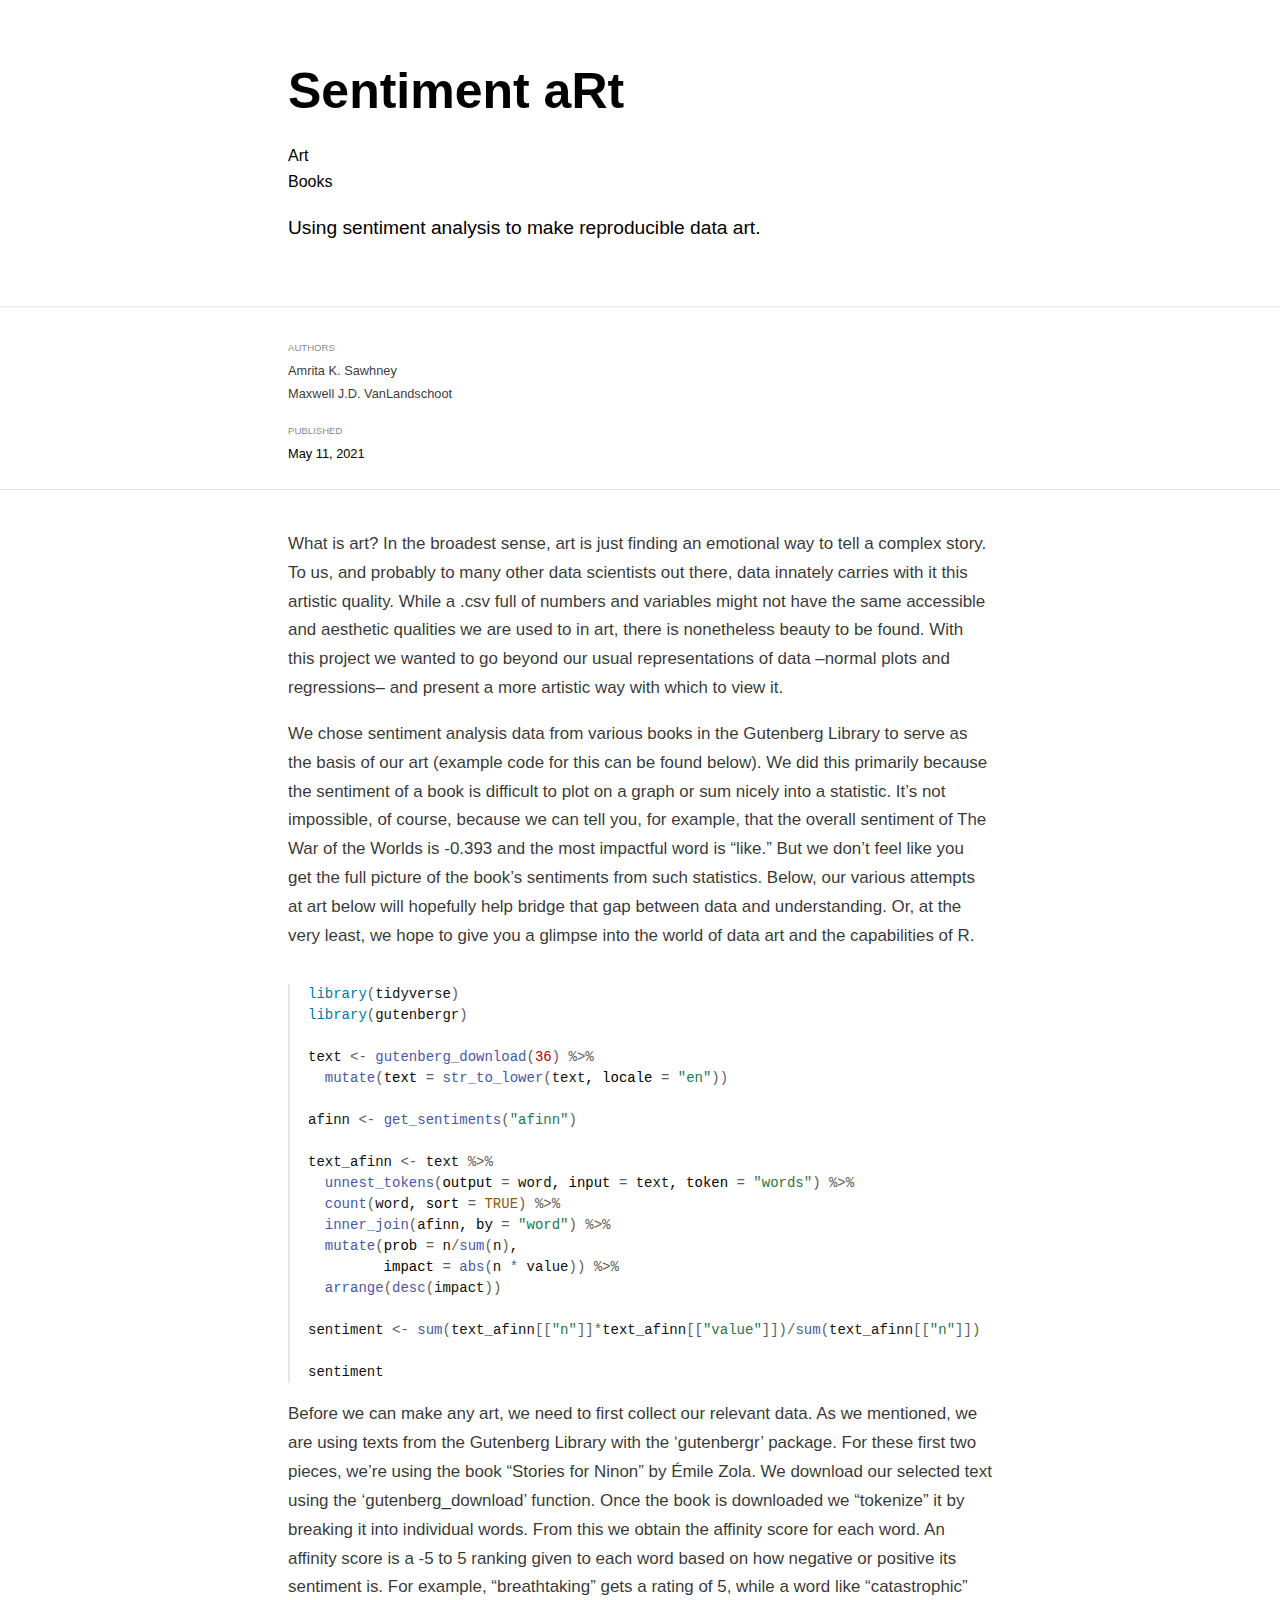
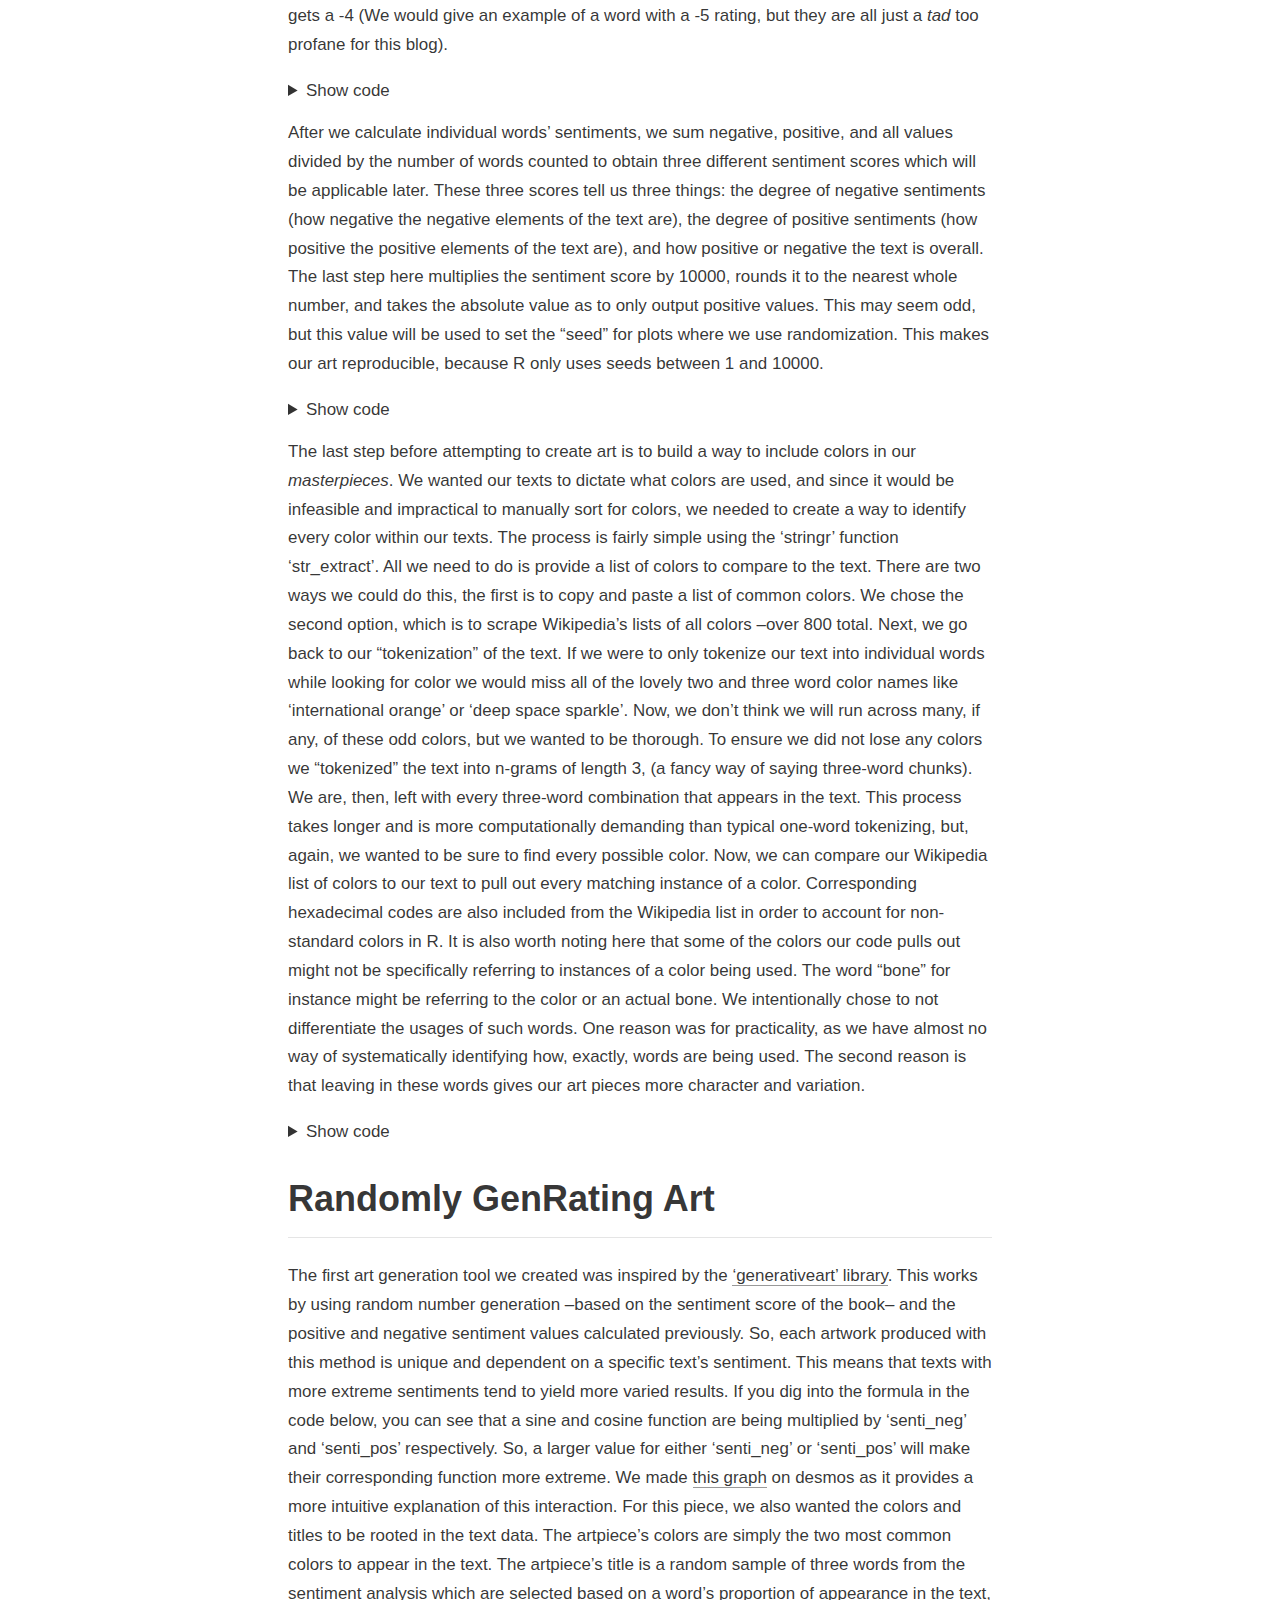
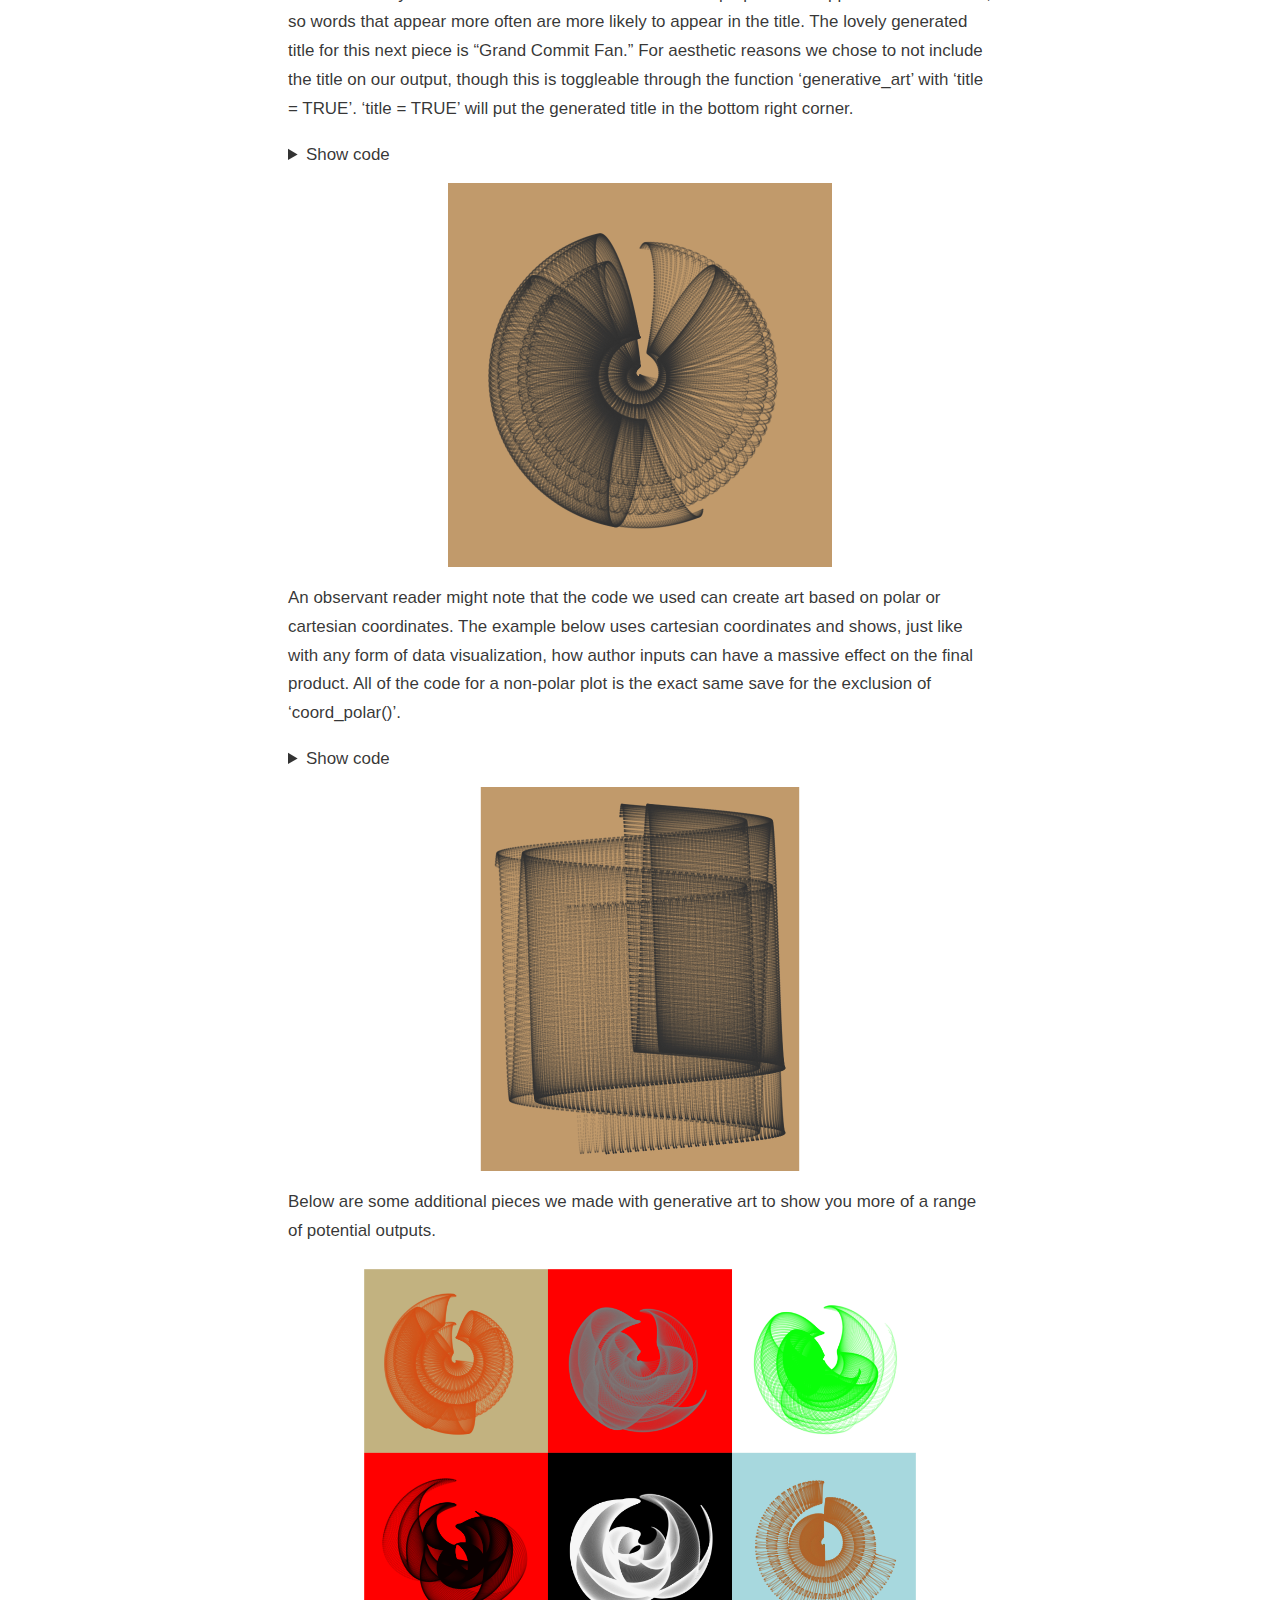
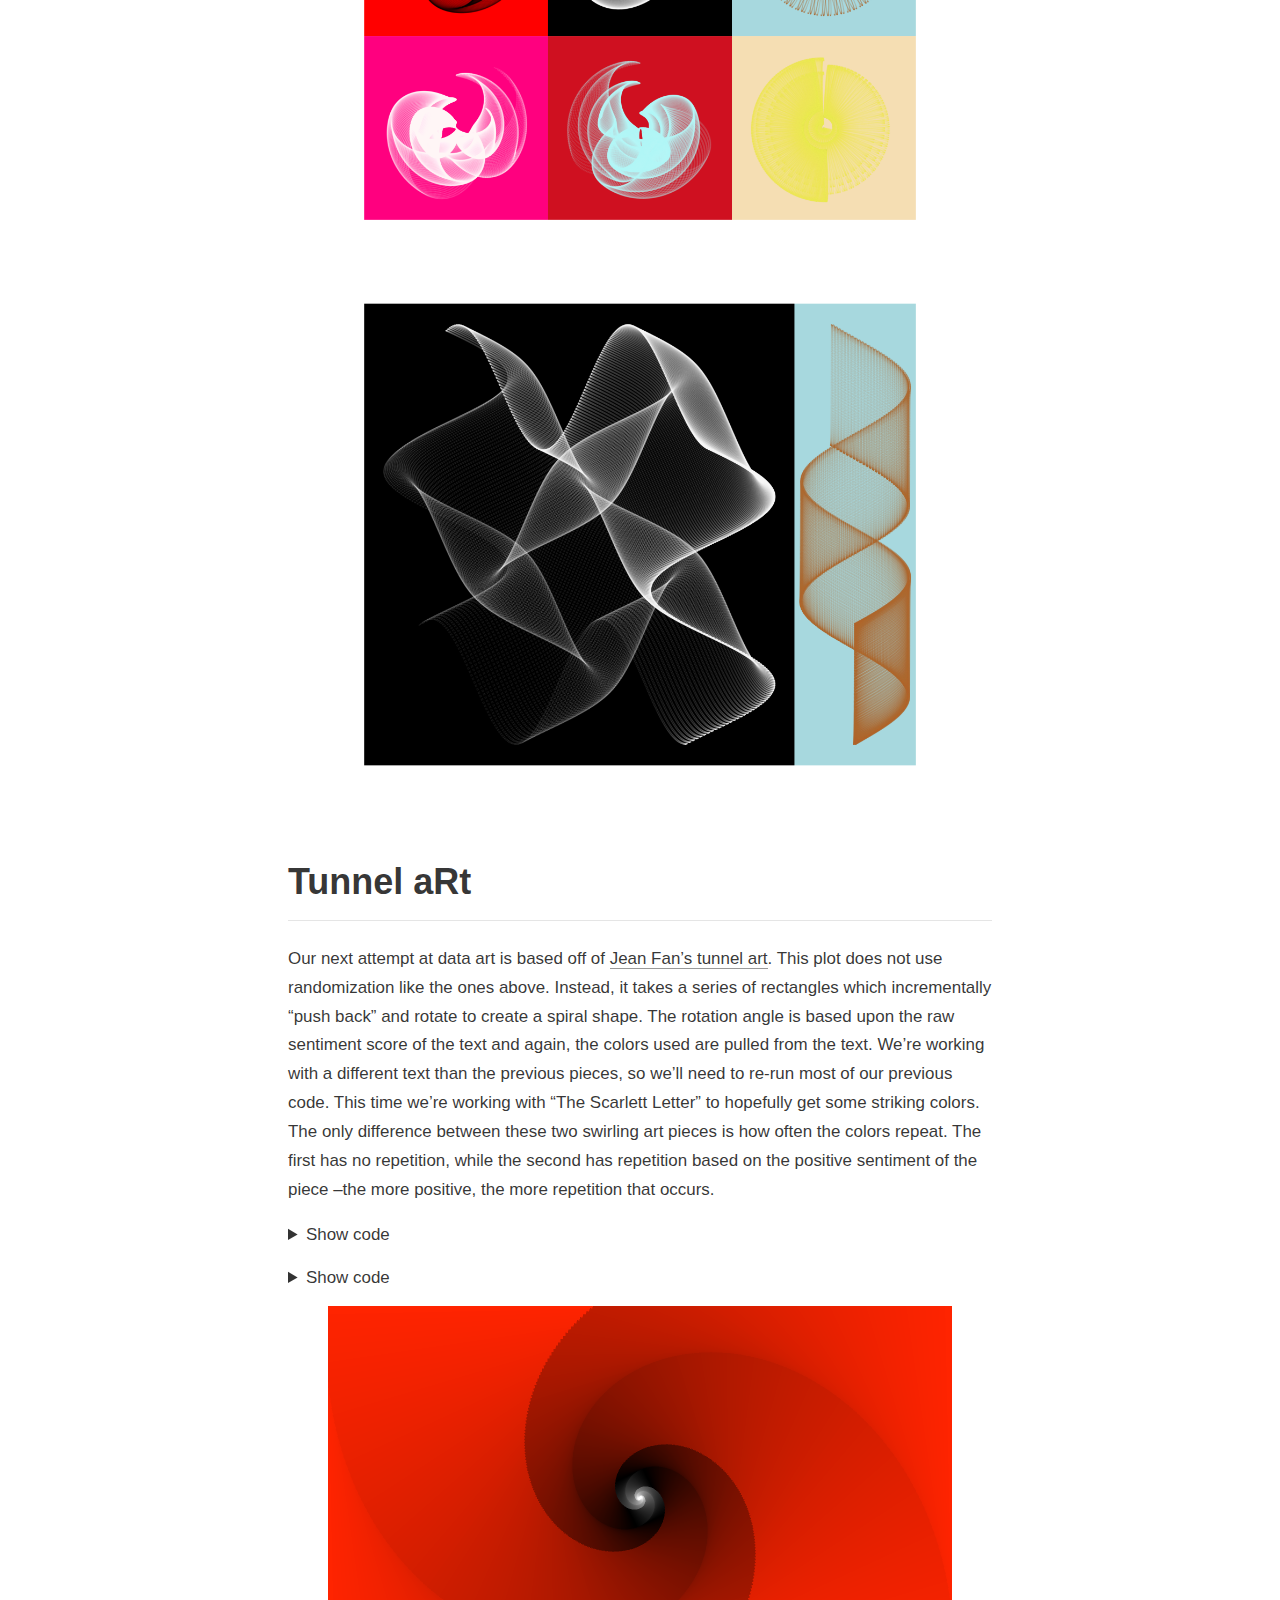
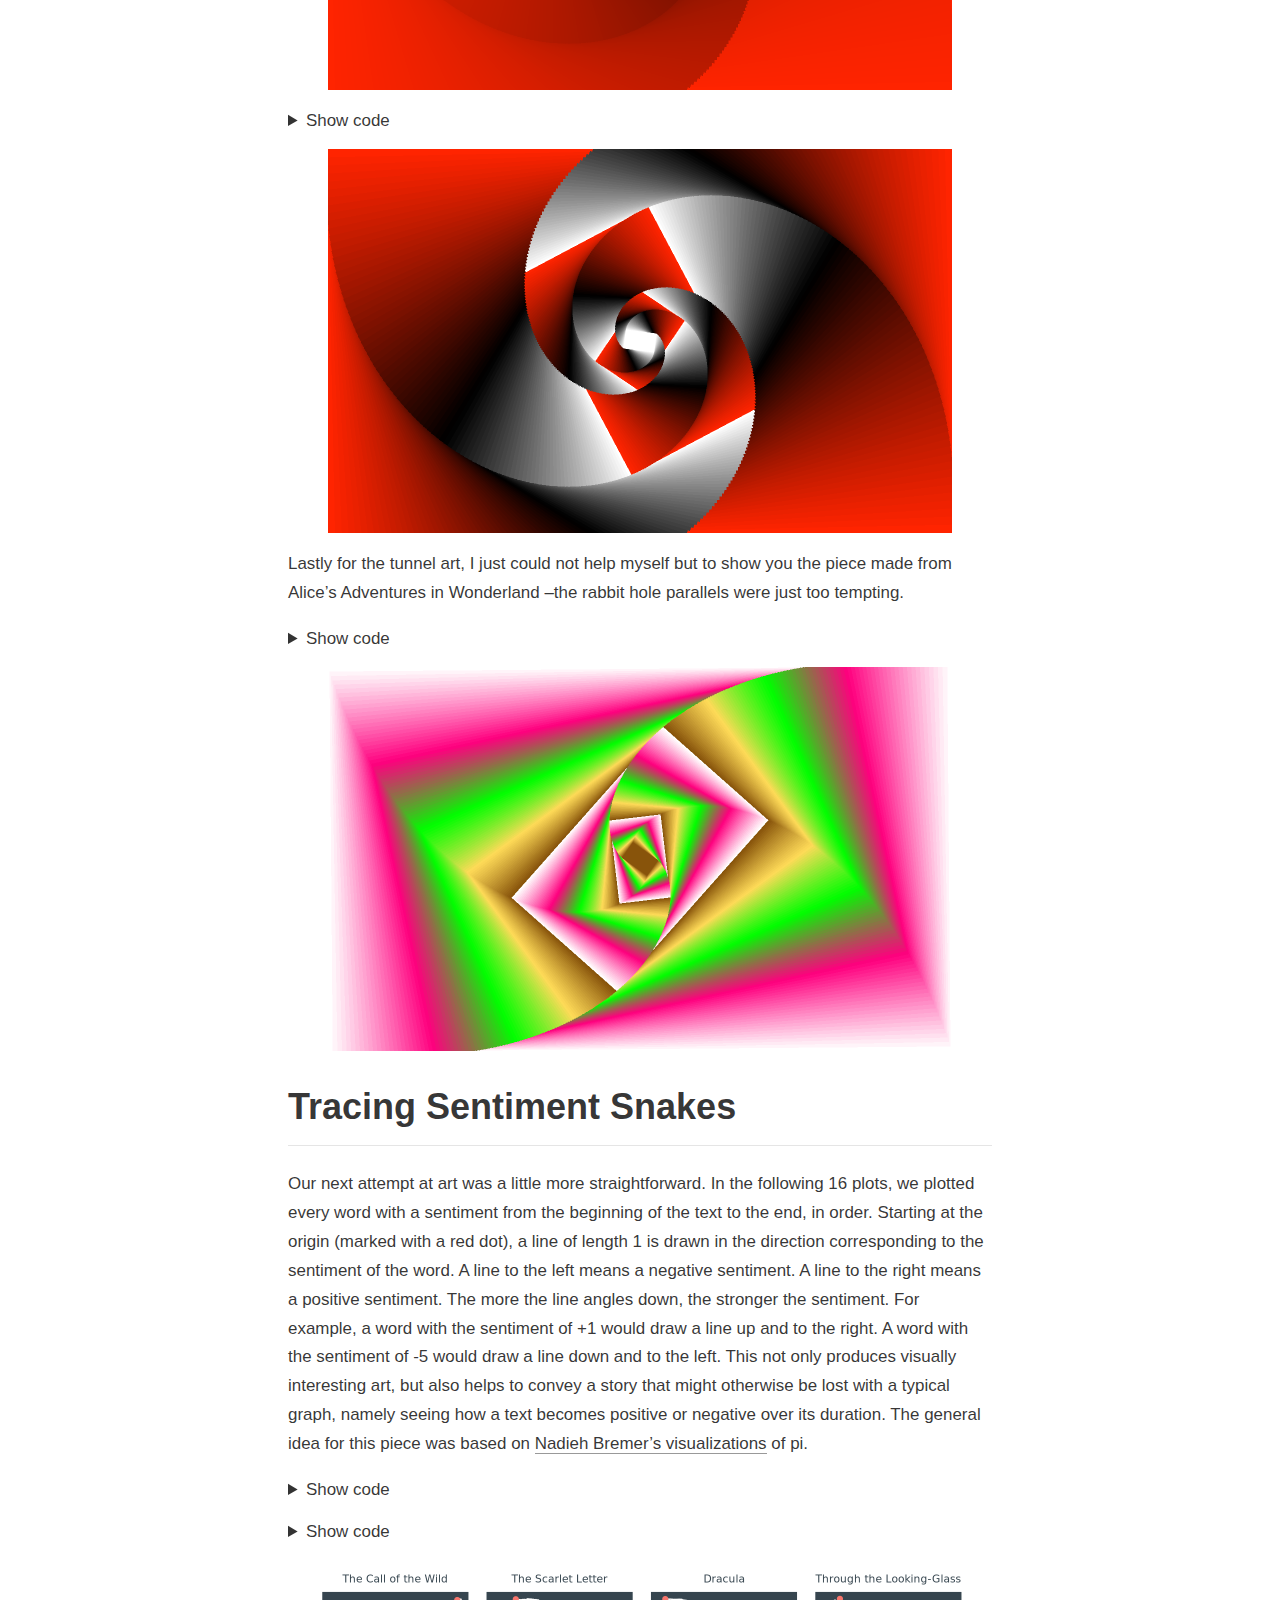
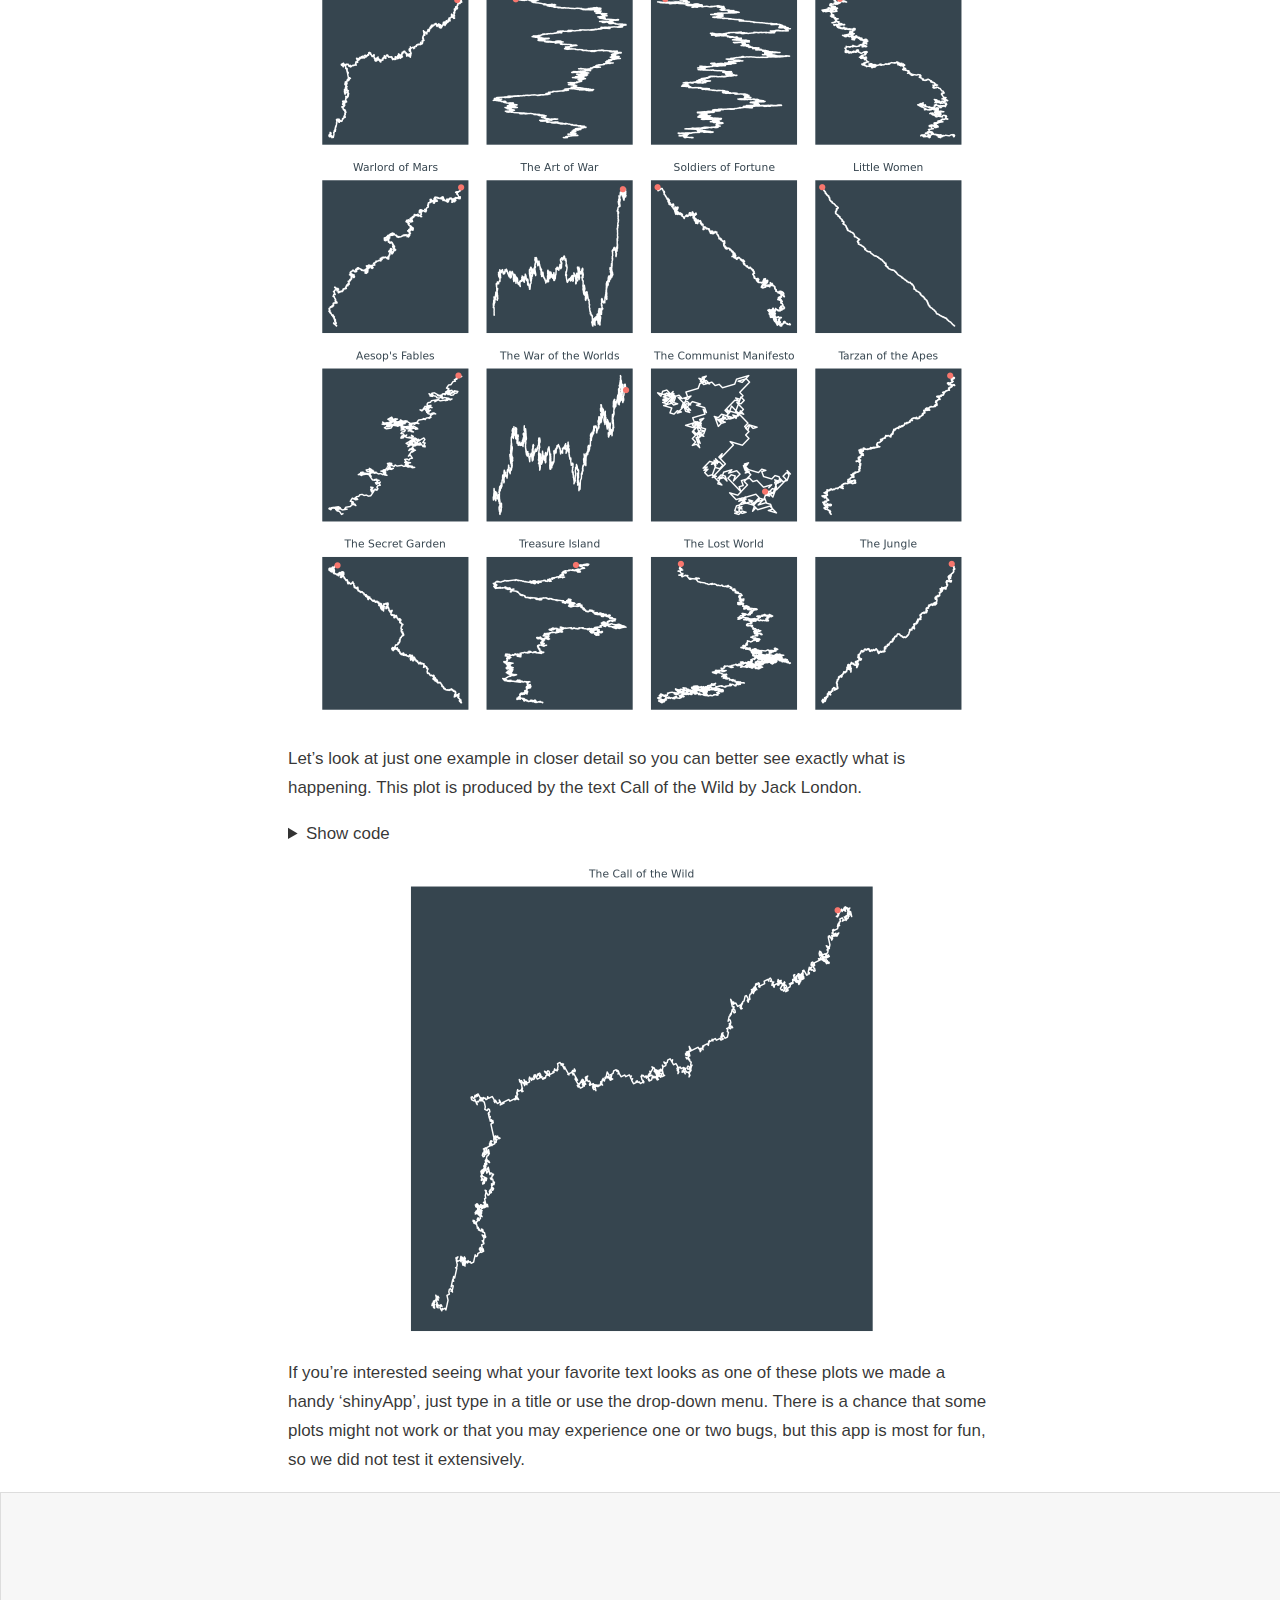
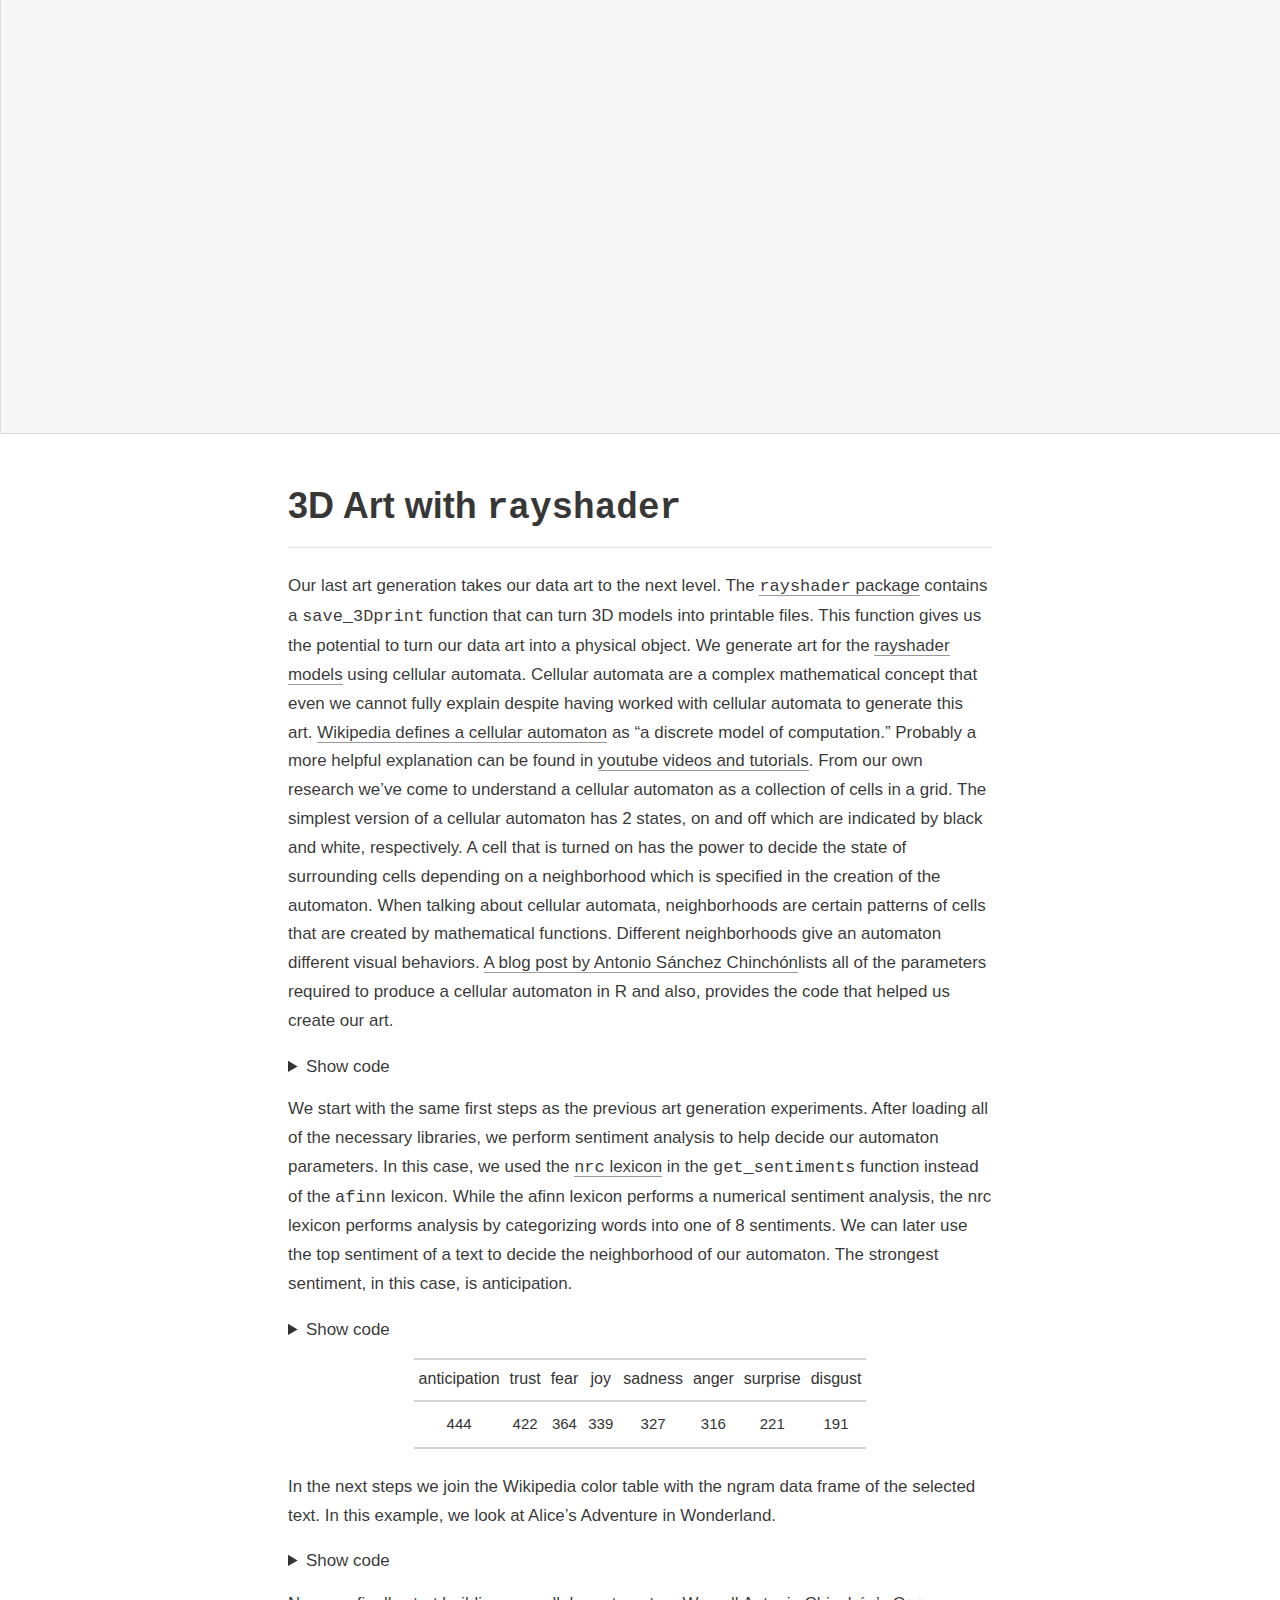
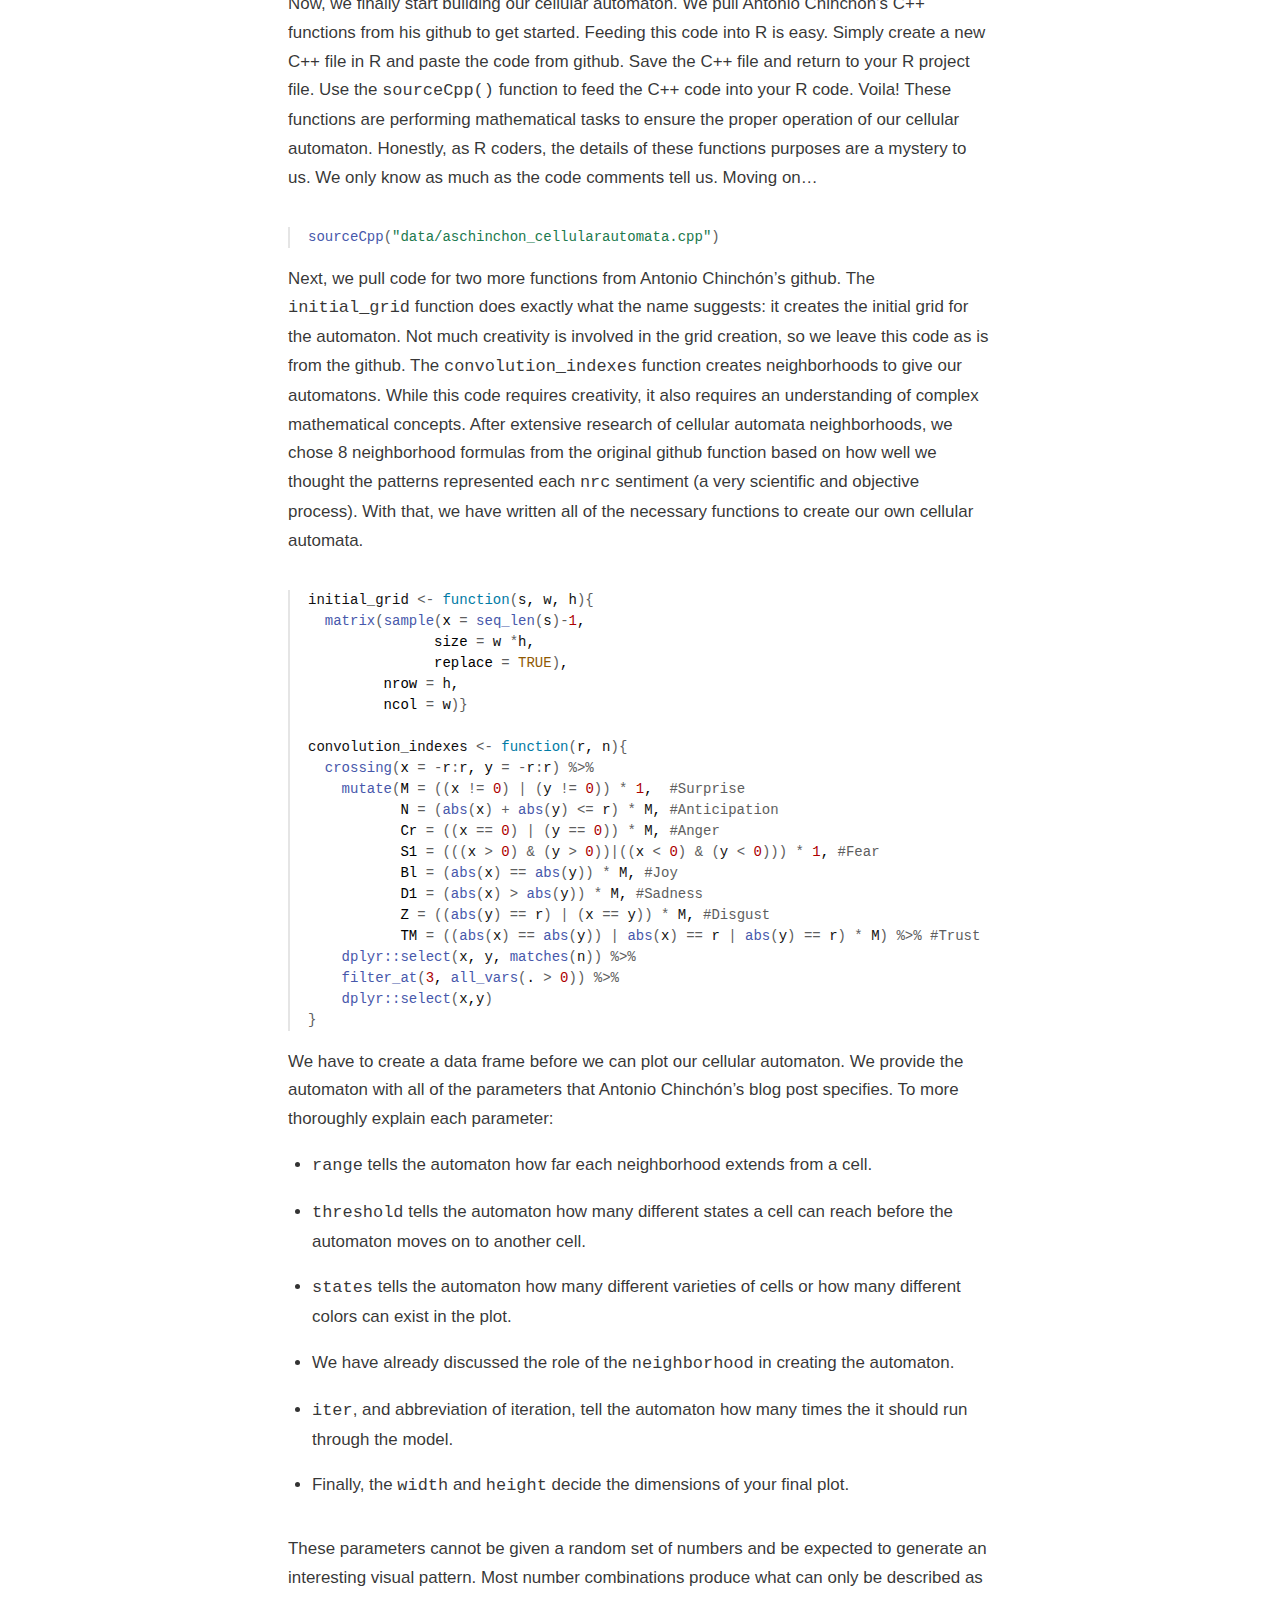
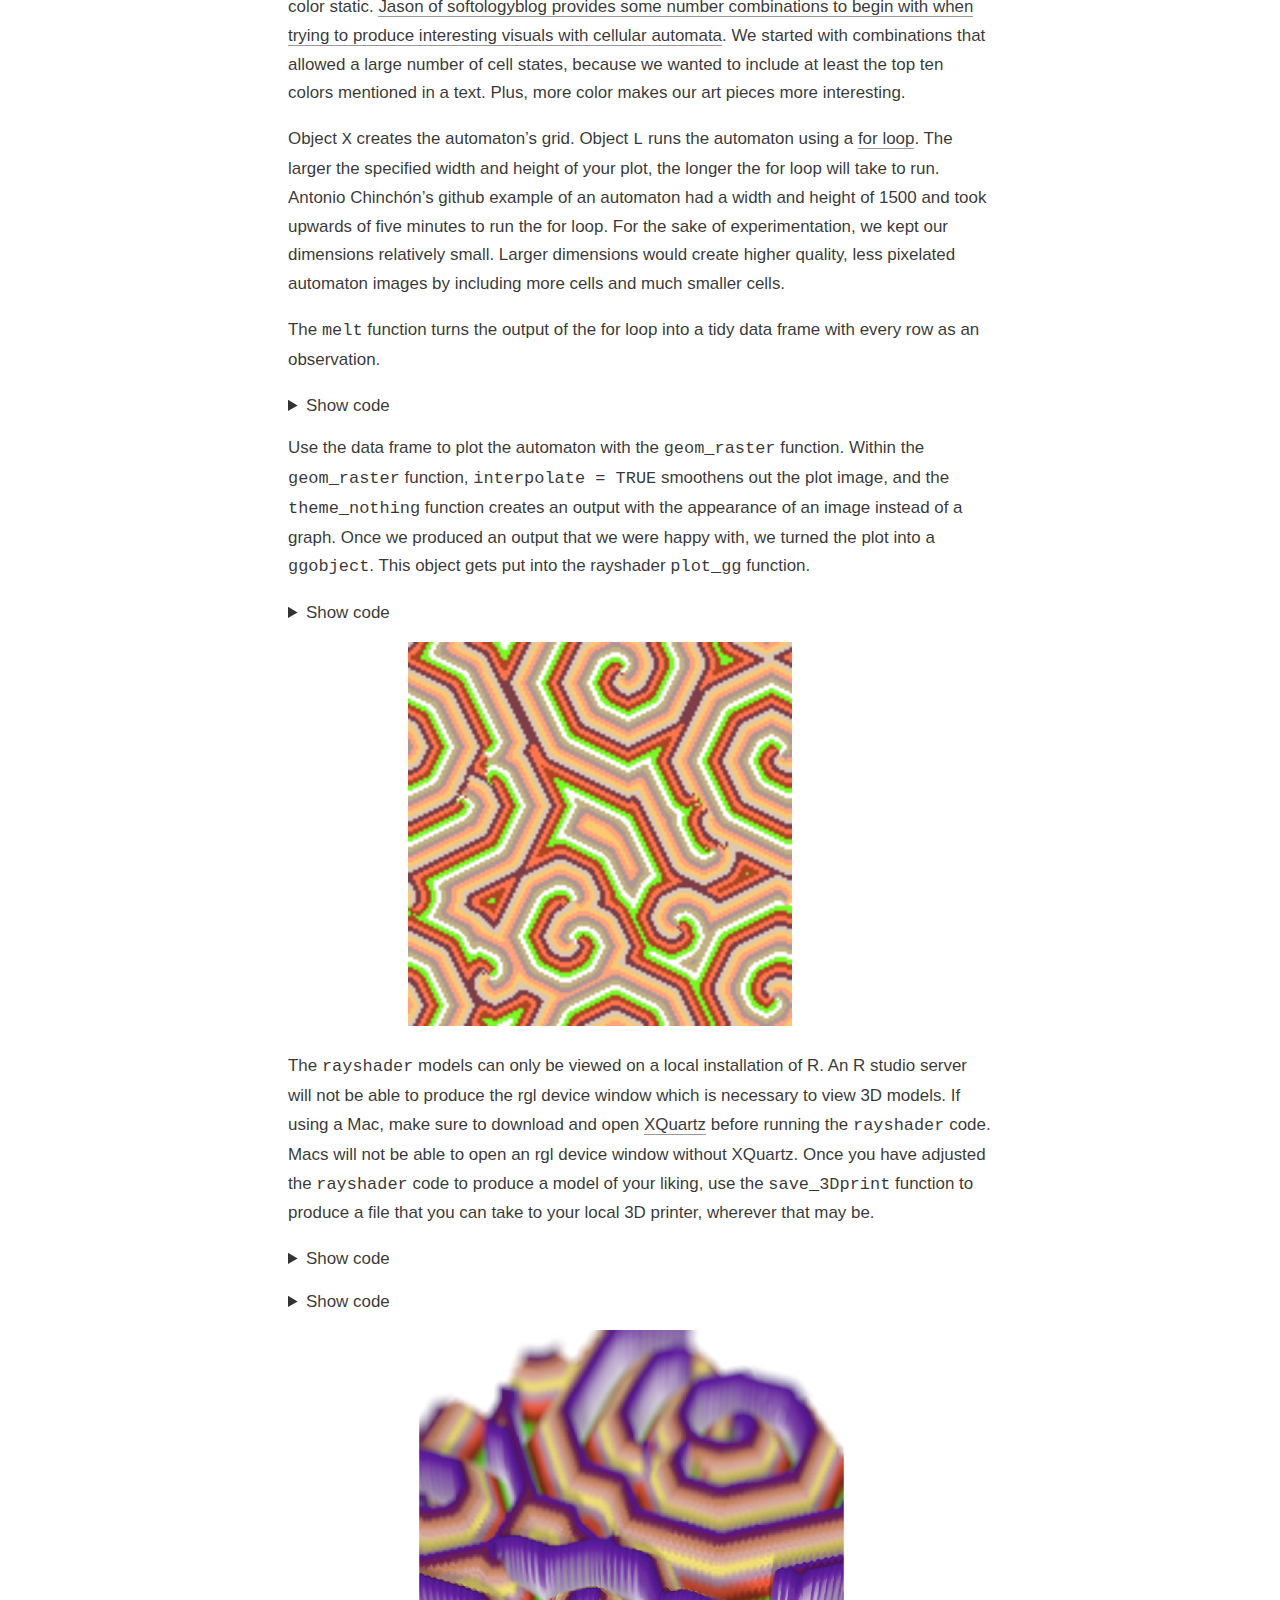
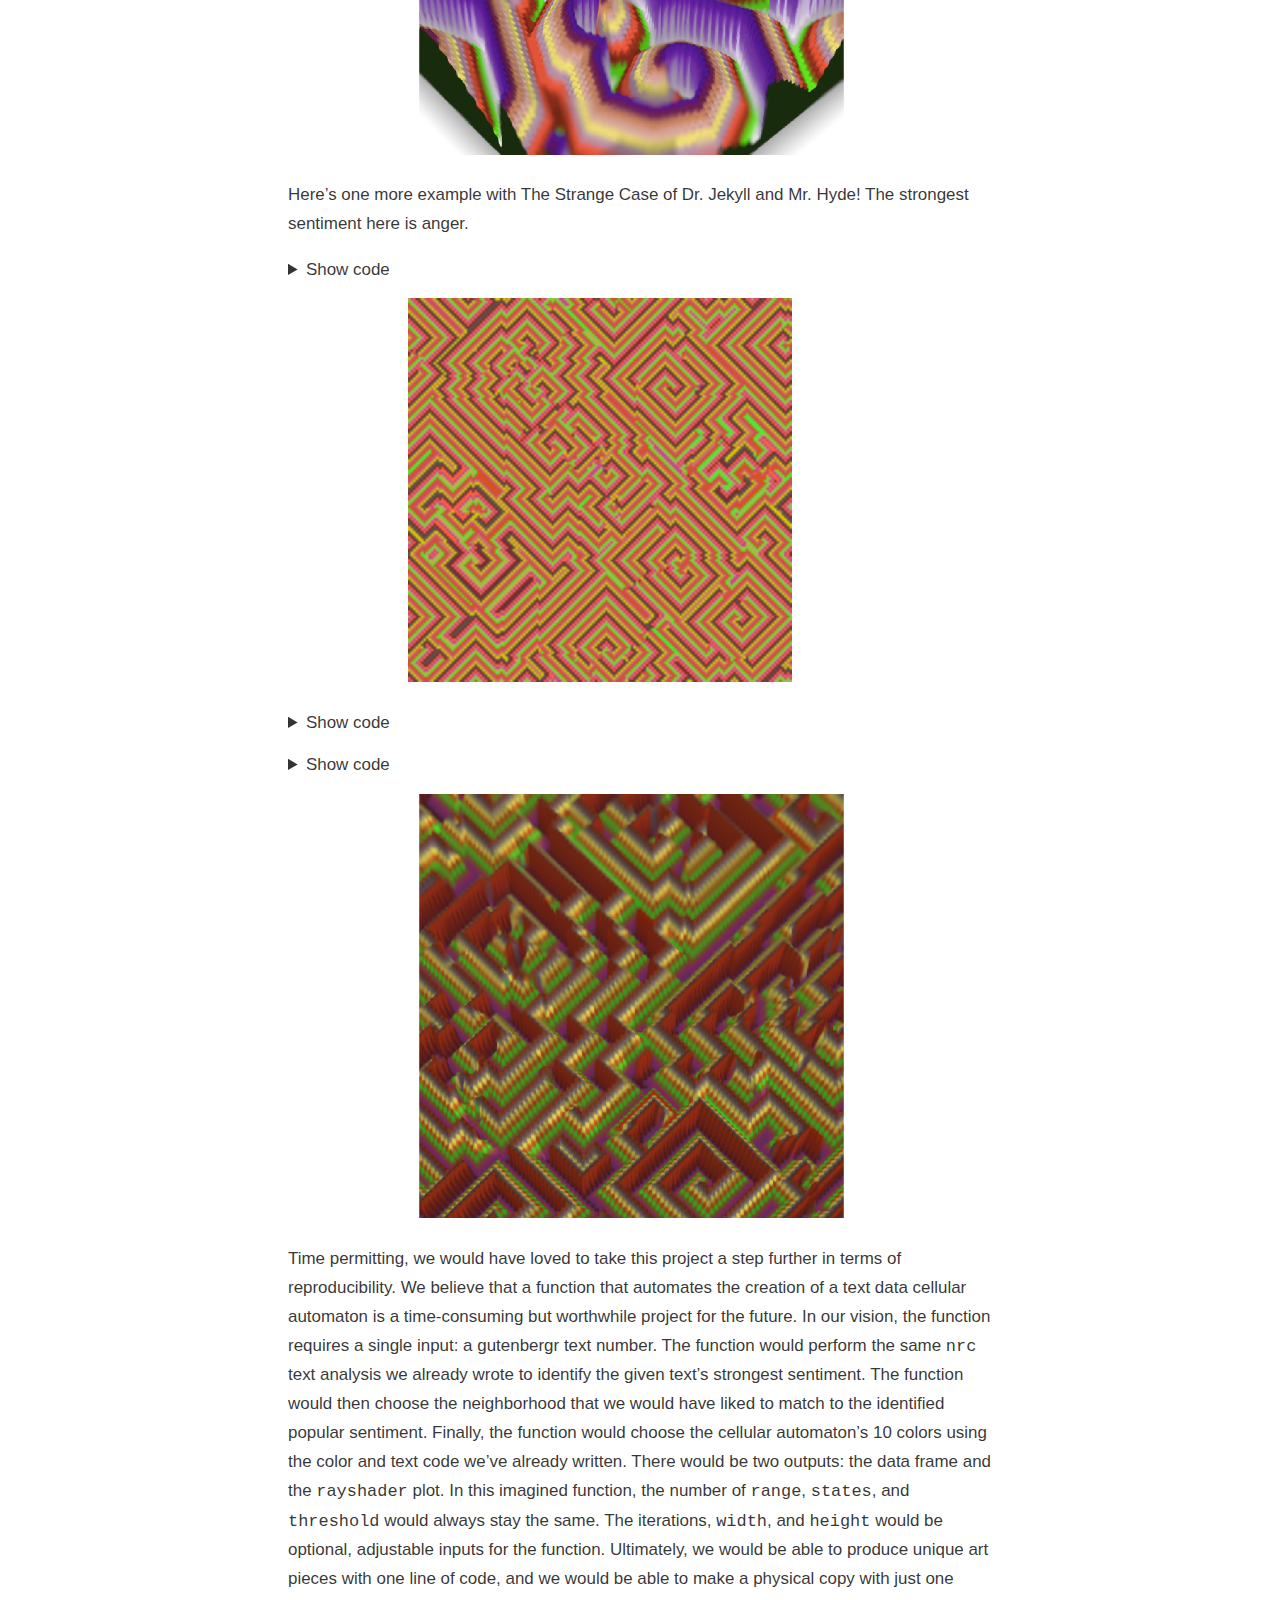
<file: _posts/2021-03-07-mini-project-2-instructions/Sentiment_aRt_blog.html>
<!DOCTYPE html>

<html xmlns="http://www.w3.org/1999/xhtml" lang="" xml:lang="">

<head>
  <meta charset="utf-8"/>
  <meta name="viewport" content="width=device-width, initial-scale=1"/>
  <meta http-equiv="X-UA-Compatible" content="IE=Edge,chrome=1"/>
  <meta name="generator" content="distill" />

  <style type="text/css">
  /* Hide doc at startup (prevent jankiness while JS renders/transforms) */
  body {
    visibility: hidden;
  }
  </style>

 <!--radix_placeholder_import_source-->
 <!--/radix_placeholder_import_source-->

<style type="text/css">code{white-space: pre;}</style>
<style type="text/css" data-origin="pandoc">
code.sourceCode > span { display: inline-block; line-height: 1.25; }
code.sourceCode > span { color: inherit; text-decoration: inherit; }
code.sourceCode > span:empty { height: 1.2em; }
.sourceCode { overflow: visible; }
code.sourceCode { white-space: pre; position: relative; }
div.sourceCode { margin: 1em 0; }
pre.sourceCode { margin: 0; }
@media screen {
div.sourceCode { overflow: auto; }
}
@media print {
code.sourceCode { white-space: pre-wrap; }
code.sourceCode > span { text-indent: -5em; padding-left: 5em; }
}
pre.numberSource code
  { counter-reset: source-line 0; }
pre.numberSource code > span
  { position: relative; left: -4em; counter-increment: source-line; }
pre.numberSource code > span > a:first-child::before
  { content: counter(source-line);
    position: relative; left: -1em; text-align: right; vertical-align: baseline;
    border: none; display: inline-block;
    -webkit-touch-callout: none; -webkit-user-select: none;
    -khtml-user-select: none; -moz-user-select: none;
    -ms-user-select: none; user-select: none;
    padding: 0 4px; width: 4em;
    color: #aaaaaa;
  }
pre.numberSource { margin-left: 3em; border-left: 1px solid #aaaaaa;  padding-left: 4px; }
div.sourceCode
  {   }
@media screen {
code.sourceCode > span > a:first-child::before { text-decoration: underline; }
}
code span.al { color: #ad0000; } /* Alert */
code span.an { color: #5e5e5e; } /* Annotation */
code span.at { color: #20794d; } /* Attribute */
code span.bn { color: #ad0000; } /* BaseN */
code span.bu { } /* BuiltIn */
code span.cf { color: #007ba5; } /* ControlFlow */
code span.ch { color: #20794d; } /* Char */
code span.cn { color: #8f5902; } /* Constant */
code span.co { color: #5e5e5e; } /* Comment */
code span.cv { color: #5e5e5e; font-style: italic; } /* CommentVar */
code span.do { color: #5e5e5e; font-style: italic; } /* Documentation */
code span.dt { color: #ad0000; } /* DataType */
code span.dv { color: #ad0000; } /* DecVal */
code span.er { color: #ad0000; } /* Error */
code span.ex { } /* Extension */
code span.fl { color: #ad0000; } /* Float */
code span.fu { color: #4758ab; } /* Function */
code span.im { } /* Import */
code span.in { color: #5e5e5e; } /* Information */
code span.kw { color: #007ba5; } /* Keyword */
code span.op { color: #5e5e5e; } /* Operator */
code span.ot { color: #007ba5; } /* Other */
code span.pp { color: #ad0000; } /* Preprocessor */
code span.sc { color: #20794d; } /* SpecialChar */
code span.ss { color: #20794d; } /* SpecialString */
code span.st { color: #20794d; } /* String */
code span.va { color: #111111; } /* Variable */
code span.vs { color: #20794d; } /* VerbatimString */
code span.wa { color: #5e5e5e; font-style: italic; } /* Warning */
</style>

  <!--radix_placeholder_meta_tags-->
  <title>Sentiment aRt</title>
  
  <meta property="description" itemprop="description" content="Using sentiment analysis to make reproducible data art."/>
  
  
  <!--  https://schema.org/Article -->
  <meta property="article:published" itemprop="datePublished" content="2021-05-11"/>
  <meta property="article:created" itemprop="dateCreated" content="2021-05-11"/>
  <meta name="article:author" content="Amrita K. Sawhney"/>
  <meta name="article:author" content="Maxwell J.D. VanLandschoot"/>
  
  <!--  https://developers.facebook.com/docs/sharing/webmasters#markup -->
  <meta property="og:title" content="Sentiment aRt"/>
  <meta property="og:type" content="article"/>
  <meta property="og:description" content="Using sentiment analysis to make reproducible data art."/>
  <meta property="og:locale" content="en_US"/>
  
  <!--  https://dev.twitter.com/cards/types/summary -->
  <meta property="twitter:card" content="summary"/>
  <meta property="twitter:title" content="Sentiment aRt"/>
  <meta property="twitter:description" content="Using sentiment analysis to make reproducible data art."/>
  
  <!--/radix_placeholder_meta_tags-->
  <!--radix_placeholder_rmarkdown_metadata-->
  
  <script type="text/json" id="radix-rmarkdown-metadata">
  {"type":"list","attributes":{"names":{"type":"character","attributes":{},"value":["title","description","author","date","output","categories"]}},"value":[{"type":"character","attributes":{},"value":["Sentiment aRt"]},{"type":"character","attributes":{},"value":["Using sentiment analysis to make reproducible data art.\n"]},{"type":"list","attributes":{},"value":[{"type":"list","attributes":{"names":{"type":"character","attributes":{},"value":["name"]}},"value":[{"type":"character","attributes":{},"value":["Amrita K. Sawhney"]}]},{"type":"list","attributes":{"names":{"type":"character","attributes":{},"value":["name"]}},"value":[{"type":"character","attributes":{},"value":["Maxwell J.D. VanLandschoot"]}]}]},{"type":"character","attributes":{},"value":["2021-05-11"]},{"type":"list","attributes":{"names":{"type":"character","attributes":{},"value":["distill::distill_article"]}},"value":[{"type":"list","attributes":{"names":{"type":"character","attributes":{},"value":["self_contained","code_folding"]}},"value":[{"type":"logical","attributes":{},"value":[false]},{"type":"logical","attributes":{},"value":[true]}]}]},{"type":"character","attributes":{},"value":["Art","Books"]}]}
  </script>
  <!--/radix_placeholder_rmarkdown_metadata-->
  
  <script type="text/json" id="radix-resource-manifest">
  {"type":"character","attributes":{},"value":["blog_draft_files/anchor-4.2.2/anchor.min.js","blog_draft_files/bowser-1.9.3/bowser.min.js","blog_draft_files/distill-2.2.21/template.v2.js","blog_draft_files/figure-html5/Additional Rayshader Example-1.png","blog_draft_files/figure-html5/Call of the Wild-1.png","blog_draft_files/figure-html5/Cellular Automata Graphic-1.png","blog_draft_files/figure-html5/Non-Polar Generative Art-1.png","blog_draft_files/figure-html5/Polar Generative Art-1.png","blog_draft_files/figure-html5/Sentiment Snake Matrix-1.png","blog_draft_files/figure-html5/Swirly Alice in Wonderland-1.png","blog_draft_files/figure-html5/Swirly Art Repeating-1.png","blog_draft_files/figure-html5/Swirly Art-1.png","blog_draft_files/figure-html5/unnamed-chunk-1-1.png","blog_draft_files/jquery-1.11.3/jquery.min.js","blog_draft_files/popper-2.6.0/popper.min.js","blog_draft_files/tippy-6.2.7/tippy-bundle.umd.min.js","blog_draft_files/tippy-6.2.7/tippy-light-border.css","blog_draft_files/tippy-6.2.7/tippy.css","blog_draft_files/tippy-6.2.7/tippy.umd.min.js","blog_draft_files/webcomponents-2.0.0/webcomponents.js","blog_draft.html","data/aschinchon_cellularautomata.cpp","data/mythbusters.csv","images/000017.png","images/000067.png","images/plot2x1np1.png","images/plot3x3.png","images/reed-college-griffin-red.png","Sentiment_aRt_blog_files/anchor-4.2.2/anchor.min.js","Sentiment_aRt_blog_files/bowser-1.9.3/bowser.min.js","Sentiment_aRt_blog_files/distill-2.2.21/template.v2.js","Sentiment_aRt_blog_files/figure-html5/Additional Rayshader Example-1.png","Sentiment_aRt_blog_files/figure-html5/Call of the Wild-1.png","Sentiment_aRt_blog_files/figure-html5/Cellular Automata Graphic-1.png","Sentiment_aRt_blog_files/figure-html5/Non-Polar Generative Art-1.png","Sentiment_aRt_blog_files/figure-html5/Polar Generative Art-1.png","Sentiment_aRt_blog_files/figure-html5/Sentiment Snake Matrix-1.png","Sentiment_aRt_blog_files/figure-html5/Swirly Alice in Wonderland-1.png","Sentiment_aRt_blog_files/figure-html5/Swirly Art Repeating-1.png","Sentiment_aRt_blog_files/figure-html5/Swirly Art-1.png","Sentiment_aRt_blog_files/jquery-1.11.3/jquery.min.js","Sentiment_aRt_blog_files/popper-2.6.0/popper.min.js","Sentiment_aRt_blog_files/tippy-6.2.7/tippy-bundle.umd.min.js","Sentiment_aRt_blog_files/tippy-6.2.7/tippy-light-border.css","Sentiment_aRt_blog_files/tippy-6.2.7/tippy.css","Sentiment_aRt_blog_files/tippy-6.2.7/tippy.umd.min.js","Sentiment_aRt_blog_files/webcomponents-2.0.0/webcomponents.js"]}
  </script>
  <!--radix_placeholder_navigation_in_header-->
  <!--/radix_placeholder_navigation_in_header-->
  <!--radix_placeholder_distill-->
  
  <style type="text/css">
  
  body {
    background-color: white;
  }
  
  .pandoc-table {
    width: 100%;
  }
  
  .pandoc-table>caption {
    margin-bottom: 10px;
  }
  
  .pandoc-table th:not([align]) {
    text-align: left;
  }
  
  .pagedtable-footer {
    font-size: 15px;
  }
  
  d-byline .byline {
    grid-template-columns: 2fr 2fr;
  }
  
  d-byline .byline h3 {
    margin-block-start: 1.5em;
  }
  
  d-byline .byline .authors-affiliations h3 {
    margin-block-start: 0.5em;
  }
  
  .authors-affiliations .orcid-id {
    width: 16px;
    height:16px;
    margin-left: 4px;
    margin-right: 4px;
    vertical-align: middle;
    padding-bottom: 2px;
  }
  
  d-title .dt-tags {
    margin-top: 1em;
    grid-column: text;
  }
  
  .dt-tags .dt-tag {
    text-decoration: none;
    display: inline-block;
    color: rgba(0,0,0,0.6);
    padding: 0em 0.4em;
    margin-right: 0.5em;
    margin-bottom: 0.4em;
    font-size: 70%;
    border: 1px solid rgba(0,0,0,0.2);
    border-radius: 3px;
    text-transform: uppercase;
    font-weight: 500;
  }
  
  d-article table.gt_table td,
  d-article table.gt_table th {
    border-bottom: none;
  }
  
  .html-widget {
    margin-bottom: 2.0em;
  }
  
  .l-screen-inset {
    padding-right: 16px;
  }
  
  .l-screen .caption {
    margin-left: 10px;
  }
  
  .shaded {
    background: rgb(247, 247, 247);
    padding-top: 20px;
    padding-bottom: 20px;
    border-top: 1px solid rgba(0, 0, 0, 0.1);
    border-bottom: 1px solid rgba(0, 0, 0, 0.1);
  }
  
  .shaded .html-widget {
    margin-bottom: 0;
    border: 1px solid rgba(0, 0, 0, 0.1);
  }
  
  .shaded .shaded-content {
    background: white;
  }
  
  .text-output {
    margin-top: 0;
    line-height: 1.5em;
  }
  
  .hidden {
    display: none !important;
  }
  
  d-article {
    padding-top: 2.5rem;
    padding-bottom: 30px;
  }
  
  d-appendix {
    padding-top: 30px;
  }
  
  d-article>p>img {
    width: 100%;
  }
  
  d-article h2 {
    margin: 1rem 0 1.5rem 0;
  }
  
  d-article h3 {
    margin-top: 1.5rem;
  }
  
  d-article iframe {
    border: 1px solid rgba(0, 0, 0, 0.1);
    margin-bottom: 2.0em;
    width: 100%;
  }
  
  /* Tweak code blocks */
  
  d-article div.sourceCode code,
  d-article pre code {
    font-family: Consolas, Monaco, 'Andale Mono', 'Ubuntu Mono', monospace;
  }
  
  d-article pre,
  d-article div.sourceCode,
  d-article div.sourceCode pre {
    overflow: auto;
  }
  
  d-article div.sourceCode {
    background-color: white;
  }
  
  d-article div.sourceCode pre {
    padding-left: 10px;
    font-size: 12px;
    border-left: 2px solid rgba(0,0,0,0.1);
  }
  
  d-article pre {
    font-size: 12px;
    color: black;
    background: none;
    margin-top: 0;
    text-align: left;
    white-space: pre;
    word-spacing: normal;
    word-break: normal;
    word-wrap: normal;
    line-height: 1.5;
  
    -moz-tab-size: 4;
    -o-tab-size: 4;
    tab-size: 4;
  
    -webkit-hyphens: none;
    -moz-hyphens: none;
    -ms-hyphens: none;
    hyphens: none;
  }
  
  d-article pre a {
    border-bottom: none;
  }
  
  d-article pre a:hover {
    border-bottom: none;
    text-decoration: underline;
  }
  
  d-article details {
    grid-column: text;
    margin-bottom: 0.8em;
  }
  
  @media(min-width: 768px) {
  
  d-article pre,
  d-article div.sourceCode,
  d-article div.sourceCode pre {
    overflow: visible !important;
  }
  
  d-article div.sourceCode pre {
    padding-left: 18px;
    font-size: 14px;
  }
  
  d-article pre {
    font-size: 14px;
  }
  
  }
  
  figure img.external {
    background: white;
    border: 1px solid rgba(0, 0, 0, 0.1);
    box-shadow: 0 1px 8px rgba(0, 0, 0, 0.1);
    padding: 18px;
    box-sizing: border-box;
  }
  
  /* CSS for d-contents */
  
  .d-contents {
    grid-column: text;
    color: rgba(0,0,0,0.8);
    font-size: 0.9em;
    padding-bottom: 1em;
    margin-bottom: 1em;
    padding-bottom: 0.5em;
    margin-bottom: 1em;
    padding-left: 0.25em;
    justify-self: start;
  }
  
  @media(min-width: 1000px) {
    .d-contents.d-contents-float {
      height: 0;
      grid-column-start: 1;
      grid-column-end: 4;
      justify-self: center;
      padding-right: 3em;
      padding-left: 2em;
    }
  }
  
  .d-contents nav h3 {
    font-size: 18px;
    margin-top: 0;
    margin-bottom: 1em;
  }
  
  .d-contents li {
    list-style-type: none
  }
  
  .d-contents nav > ul {
    padding-left: 0;
  }
  
  .d-contents ul {
    padding-left: 1em
  }
  
  .d-contents nav ul li {
    margin-top: 0.6em;
    margin-bottom: 0.2em;
  }
  
  .d-contents nav a {
    font-size: 13px;
    border-bottom: none;
    text-decoration: none
    color: rgba(0, 0, 0, 0.8);
  }
  
  .d-contents nav a:hover {
    text-decoration: underline solid rgba(0, 0, 0, 0.6)
  }
  
  .d-contents nav > ul > li > a {
    font-weight: 600;
  }
  
  .d-contents nav > ul > li > ul {
    font-weight: inherit;
  }
  
  .d-contents nav > ul > li > ul > li {
    margin-top: 0.2em;
  }
  
  
  .d-contents nav ul {
    margin-top: 0;
    margin-bottom: 0.25em;
  }
  
  .d-article-with-toc h2:nth-child(2) {
    margin-top: 0;
  }
  
  
  /* Figure */
  
  .figure {
    position: relative;
    margin-bottom: 2.5em;
    margin-top: 1.5em;
  }
  
  .figure img {
    width: 100%;
  }
  
  .figure .caption {
    color: rgba(0, 0, 0, 0.6);
    font-size: 12px;
    line-height: 1.5em;
  }
  
  .figure img.external {
    background: white;
    border: 1px solid rgba(0, 0, 0, 0.1);
    box-shadow: 0 1px 8px rgba(0, 0, 0, 0.1);
    padding: 18px;
    box-sizing: border-box;
  }
  
  .figure .caption a {
    color: rgba(0, 0, 0, 0.6);
  }
  
  .figure .caption b,
  .figure .caption strong, {
    font-weight: 600;
    color: rgba(0, 0, 0, 1.0);
  }
  
  /* Citations */
  
  d-article .citation {
    color: inherit;
    cursor: inherit;
  }
  
  div.hanging-indent{
    margin-left: 1em; text-indent: -1em;
  }
  
  /* Citation hover box */
  
  .tippy-box[data-theme~=light-border] {
    background-color: rgba(250, 250, 250, 0.95);
  }
  
  .tippy-content > p {
    margin-bottom: 0;
    padding: 2px;
  }
  
  
  /* Tweak 1000px media break to show more text */
  
  @media(min-width: 1000px) {
    .base-grid,
    distill-header,
    d-title,
    d-abstract,
    d-article,
    d-appendix,
    distill-appendix,
    d-byline,
    d-footnote-list,
    d-citation-list,
    distill-footer {
      grid-template-columns: [screen-start] 1fr [page-start kicker-start] 80px [middle-start] 50px [text-start kicker-end] 65px 65px 65px 65px 65px 65px 65px 65px [text-end gutter-start] 65px [middle-end] 65px [page-end gutter-end] 1fr [screen-end];
      grid-column-gap: 16px;
    }
  
    .grid {
      grid-column-gap: 16px;
    }
  
    d-article {
      font-size: 1.06rem;
      line-height: 1.7em;
    }
    figure .caption, .figure .caption, figure figcaption {
      font-size: 13px;
    }
  }
  
  @media(min-width: 1180px) {
    .base-grid,
    distill-header,
    d-title,
    d-abstract,
    d-article,
    d-appendix,
    distill-appendix,
    d-byline,
    d-footnote-list,
    d-citation-list,
    distill-footer {
      grid-template-columns: [screen-start] 1fr [page-start kicker-start] 60px [middle-start] 60px [text-start kicker-end] 60px 60px 60px 60px 60px 60px 60px 60px [text-end gutter-start] 60px [middle-end] 60px [page-end gutter-end] 1fr [screen-end];
      grid-column-gap: 32px;
    }
  
    .grid {
      grid-column-gap: 32px;
    }
  }
  
  
  /* Get the citation styles for the appendix (not auto-injected on render since
     we do our own rendering of the citation appendix) */
  
  d-appendix .citation-appendix,
  .d-appendix .citation-appendix {
    font-size: 11px;
    line-height: 15px;
    border-left: 1px solid rgba(0, 0, 0, 0.1);
    padding-left: 18px;
    border: 1px solid rgba(0,0,0,0.1);
    background: rgba(0, 0, 0, 0.02);
    padding: 10px 18px;
    border-radius: 3px;
    color: rgba(150, 150, 150, 1);
    overflow: hidden;
    margin-top: -12px;
    white-space: pre-wrap;
    word-wrap: break-word;
  }
  
  /* Include appendix styles here so they can be overridden */
  
  d-appendix {
    contain: layout style;
    font-size: 0.8em;
    line-height: 1.7em;
    margin-top: 60px;
    margin-bottom: 0;
    border-top: 1px solid rgba(0, 0, 0, 0.1);
    color: rgba(0,0,0,0.5);
    padding-top: 60px;
    padding-bottom: 48px;
  }
  
  d-appendix h3 {
    grid-column: page-start / text-start;
    font-size: 15px;
    font-weight: 500;
    margin-top: 1em;
    margin-bottom: 0;
    color: rgba(0,0,0,0.65);
  }
  
  d-appendix h3 + * {
    margin-top: 1em;
  }
  
  d-appendix ol {
    padding: 0 0 0 15px;
  }
  
  @media (min-width: 768px) {
    d-appendix ol {
      padding: 0 0 0 30px;
      margin-left: -30px;
    }
  }
  
  d-appendix li {
    margin-bottom: 1em;
  }
  
  d-appendix a {
    color: rgba(0, 0, 0, 0.6);
  }
  
  d-appendix > * {
    grid-column: text;
  }
  
  d-appendix > d-footnote-list,
  d-appendix > d-citation-list,
  d-appendix > distill-appendix {
    grid-column: screen;
  }
  
  /* Include footnote styles here so they can be overridden */
  
  d-footnote-list {
    contain: layout style;
  }
  
  d-footnote-list > * {
    grid-column: text;
  }
  
  d-footnote-list a.footnote-backlink {
    color: rgba(0,0,0,0.3);
    padding-left: 0.5em;
  }
  
  
  
  /* Anchor.js */
  
  .anchorjs-link {
    /*transition: all .25s linear; */
    text-decoration: none;
    border-bottom: none;
  }
  *:hover > .anchorjs-link {
    margin-left: -1.125em !important;
    text-decoration: none;
    border-bottom: none;
  }
  
  /* Social footer */
  
  .social_footer {
    margin-top: 30px;
    margin-bottom: 0;
    color: rgba(0,0,0,0.67);
  }
  
  .disqus-comments {
    margin-right: 30px;
  }
  
  .disqus-comment-count {
    border-bottom: 1px solid rgba(0, 0, 0, 0.4);
    cursor: pointer;
  }
  
  #disqus_thread {
    margin-top: 30px;
  }
  
  .article-sharing a {
    border-bottom: none;
    margin-right: 8px;
  }
  
  .article-sharing a:hover {
    border-bottom: none;
  }
  
  .sidebar-section.subscribe {
    font-size: 12px;
    line-height: 1.6em;
  }
  
  .subscribe p {
    margin-bottom: 0.5em;
  }
  
  
  .article-footer .subscribe {
    font-size: 15px;
    margin-top: 45px;
  }
  
  
  .sidebar-section.custom {
    font-size: 12px;
    line-height: 1.6em;
  }
  
  .custom p {
    margin-bottom: 0.5em;
  }
  
  /* Styles for listing layout (hide title) */
  .layout-listing d-title, .layout-listing .d-title {
    display: none;
  }
  
  /* Styles for posts lists (not auto-injected) */
  
  
  .posts-with-sidebar {
    padding-left: 45px;
    padding-right: 45px;
  }
  
  .posts-list .description h2,
  .posts-list .description p {
    font-family: -apple-system, BlinkMacSystemFont, "Segoe UI", Roboto, Oxygen, Ubuntu, Cantarell, "Fira Sans", "Droid Sans", "Helvetica Neue", Arial, sans-serif;
  }
  
  .posts-list .description h2 {
    font-weight: 700;
    border-bottom: none;
    padding-bottom: 0;
  }
  
  .posts-list h2.post-tag {
    border-bottom: 1px solid rgba(0, 0, 0, 0.2);
    padding-bottom: 12px;
  }
  .posts-list {
    margin-top: 60px;
    margin-bottom: 24px;
  }
  
  .posts-list .post-preview {
    text-decoration: none;
    overflow: hidden;
    display: block;
    border-bottom: 1px solid rgba(0, 0, 0, 0.1);
    padding: 24px 0;
  }
  
  .post-preview-last {
    border-bottom: none !important;
  }
  
  .posts-list .posts-list-caption {
    grid-column: screen;
    font-weight: 400;
  }
  
  .posts-list .post-preview h2 {
    margin: 0 0 6px 0;
    line-height: 1.2em;
    font-style: normal;
    font-size: 24px;
  }
  
  .posts-list .post-preview p {
    margin: 0 0 12px 0;
    line-height: 1.4em;
    font-size: 16px;
  }
  
  .posts-list .post-preview .thumbnail {
    box-sizing: border-box;
    margin-bottom: 24px;
    position: relative;
    max-width: 500px;
  }
  .posts-list .post-preview img {
    width: 100%;
    display: block;
  }
  
  .posts-list .metadata {
    font-size: 12px;
    line-height: 1.4em;
    margin-bottom: 18px;
  }
  
  .posts-list .metadata > * {
    display: inline-block;
  }
  
  .posts-list .metadata .publishedDate {
    margin-right: 2em;
  }
  
  .posts-list .metadata .dt-authors {
    display: block;
    margin-top: 0.3em;
    margin-right: 2em;
  }
  
  .posts-list .dt-tags {
    display: block;
    line-height: 1em;
  }
  
  .posts-list .dt-tags .dt-tag {
    display: inline-block;
    color: rgba(0,0,0,0.6);
    padding: 0.3em 0.4em;
    margin-right: 0.2em;
    margin-bottom: 0.4em;
    font-size: 60%;
    border: 1px solid rgba(0,0,0,0.2);
    border-radius: 3px;
    text-transform: uppercase;
    font-weight: 500;
  }
  
  .posts-list img {
    opacity: 1;
  }
  
  .posts-list img[data-src] {
    opacity: 0;
  }
  
  .posts-more {
    clear: both;
  }
  
  
  .posts-sidebar {
    font-size: 16px;
  }
  
  .posts-sidebar h3 {
    font-size: 16px;
    margin-top: 0;
    margin-bottom: 0.5em;
    font-weight: 400;
    text-transform: uppercase;
  }
  
  .sidebar-section {
    margin-bottom: 30px;
  }
  
  .categories ul {
    list-style-type: none;
    margin: 0;
    padding: 0;
  }
  
  .categories li {
    color: rgba(0, 0, 0, 0.8);
    margin-bottom: 0;
  }
  
  .categories li>a {
    border-bottom: none;
  }
  
  .categories li>a:hover {
    border-bottom: 1px solid rgba(0, 0, 0, 0.4);
  }
  
  .categories .active {
    font-weight: 600;
  }
  
  .categories .category-count {
    color: rgba(0, 0, 0, 0.4);
  }
  
  
  @media(min-width: 768px) {
    .posts-list .post-preview h2 {
      font-size: 26px;
    }
    .posts-list .post-preview .thumbnail {
      float: right;
      width: 30%;
      margin-bottom: 0;
    }
    .posts-list .post-preview .description {
      float: left;
      width: 45%;
    }
    .posts-list .post-preview .metadata {
      float: left;
      width: 20%;
      margin-top: 8px;
    }
    .posts-list .post-preview p {
      margin: 0 0 12px 0;
      line-height: 1.5em;
      font-size: 16px;
    }
    .posts-with-sidebar .posts-list {
      float: left;
      width: 75%;
    }
    .posts-with-sidebar .posts-sidebar {
      float: right;
      width: 20%;
      margin-top: 60px;
      padding-top: 24px;
      padding-bottom: 24px;
    }
  }
  
  
  /* Improve display for browsers without grid (IE/Edge <= 15) */
  
  .downlevel {
    line-height: 1.6em;
    font-family: -apple-system, BlinkMacSystemFont, "Segoe UI", Roboto, Oxygen, Ubuntu, Cantarell, "Fira Sans", "Droid Sans", "Helvetica Neue", Arial, sans-serif;
    margin: 0;
  }
  
  .downlevel .d-title {
    padding-top: 6rem;
    padding-bottom: 1.5rem;
  }
  
  .downlevel .d-title h1 {
    font-size: 50px;
    font-weight: 700;
    line-height: 1.1em;
    margin: 0 0 0.5rem;
  }
  
  .downlevel .d-title p {
    font-weight: 300;
    font-size: 1.2rem;
    line-height: 1.55em;
    margin-top: 0;
  }
  
  .downlevel .d-byline {
    padding-top: 0.8em;
    padding-bottom: 0.8em;
    font-size: 0.8rem;
    line-height: 1.8em;
  }
  
  .downlevel .section-separator {
    border: none;
    border-top: 1px solid rgba(0, 0, 0, 0.1);
  }
  
  .downlevel .d-article {
    font-size: 1.06rem;
    line-height: 1.7em;
    padding-top: 1rem;
    padding-bottom: 2rem;
  }
  
  
  .downlevel .d-appendix {
    padding-left: 0;
    padding-right: 0;
    max-width: none;
    font-size: 0.8em;
    line-height: 1.7em;
    margin-bottom: 0;
    color: rgba(0,0,0,0.5);
    padding-top: 40px;
    padding-bottom: 48px;
  }
  
  .downlevel .footnotes ol {
    padding-left: 13px;
  }
  
  .downlevel .base-grid,
  .downlevel .distill-header,
  .downlevel .d-title,
  .downlevel .d-abstract,
  .downlevel .d-article,
  .downlevel .d-appendix,
  .downlevel .distill-appendix,
  .downlevel .d-byline,
  .downlevel .d-footnote-list,
  .downlevel .d-citation-list,
  .downlevel .distill-footer,
  .downlevel .appendix-bottom,
  .downlevel .posts-container {
    padding-left: 40px;
    padding-right: 40px;
  }
  
  @media(min-width: 768px) {
    .downlevel .base-grid,
    .downlevel .distill-header,
    .downlevel .d-title,
    .downlevel .d-abstract,
    .downlevel .d-article,
    .downlevel .d-appendix,
    .downlevel .distill-appendix,
    .downlevel .d-byline,
    .downlevel .d-footnote-list,
    .downlevel .d-citation-list,
    .downlevel .distill-footer,
    .downlevel .appendix-bottom,
    .downlevel .posts-container {
    padding-left: 150px;
    padding-right: 150px;
    max-width: 900px;
  }
  }
  
  .downlevel pre code {
    display: block;
    border-left: 2px solid rgba(0, 0, 0, .1);
    padding: 0 0 0 20px;
    font-size: 14px;
  }
  
  .downlevel code, .downlevel pre {
    color: black;
    background: none;
    font-family: Consolas, Monaco, 'Andale Mono', 'Ubuntu Mono', monospace;
    text-align: left;
    white-space: pre;
    word-spacing: normal;
    word-break: normal;
    word-wrap: normal;
    line-height: 1.5;
  
    -moz-tab-size: 4;
    -o-tab-size: 4;
    tab-size: 4;
  
    -webkit-hyphens: none;
    -moz-hyphens: none;
    -ms-hyphens: none;
    hyphens: none;
  }
  
  .downlevel .posts-list .post-preview {
    color: inherit;
  }
  
  
  
  </style>
  
  <script type="application/javascript">
  
  function is_downlevel_browser() {
    if (bowser.isUnsupportedBrowser({ msie: "12", msedge: "16"},
                                   window.navigator.userAgent)) {
      return true;
    } else {
      return window.load_distill_framework === undefined;
    }
  }
  
  // show body when load is complete
  function on_load_complete() {
  
    // add anchors
    if (window.anchors) {
      window.anchors.options.placement = 'left';
      window.anchors.add('d-article > h2, d-article > h3, d-article > h4, d-article > h5');
    }
  
  
    // set body to visible
    document.body.style.visibility = 'visible';
  
    // force redraw for leaflet widgets
    if (window.HTMLWidgets) {
      var maps = window.HTMLWidgets.findAll(".leaflet");
      $.each(maps, function(i, el) {
        var map = this.getMap();
        map.invalidateSize();
        map.eachLayer(function(layer) {
          if (layer instanceof L.TileLayer)
            layer.redraw();
        });
      });
    }
  
    // trigger 'shown' so htmlwidgets resize
    $('d-article').trigger('shown');
  }
  
  function init_distill() {
  
    init_common();
  
    // create front matter
    var front_matter = $('<d-front-matter></d-front-matter>');
    $('#distill-front-matter').wrap(front_matter);
  
    // create d-title
    $('.d-title').changeElementType('d-title');
  
    // create d-byline
    var byline = $('<d-byline></d-byline>');
    $('.d-byline').replaceWith(byline);
  
    // create d-article
    var article = $('<d-article></d-article>');
    $('.d-article').wrap(article).children().unwrap();
  
    // move posts container into article
    $('.posts-container').appendTo($('d-article'));
  
    // create d-appendix
    $('.d-appendix').changeElementType('d-appendix');
  
    // flag indicating that we have appendix items
    var appendix = $('.appendix-bottom').children('h3').length > 0;
  
    // replace footnotes with <d-footnote>
    $('.footnote-ref').each(function(i, val) {
      appendix = true;
      var href = $(this).attr('href');
      var id = href.replace('#', '');
      var fn = $('#' + id);
      var fn_p = $('#' + id + '>p');
      fn_p.find('.footnote-back').remove();
      var text = fn_p.html();
      var dtfn = $('<d-footnote></d-footnote>');
      dtfn.html(text);
      $(this).replaceWith(dtfn);
    });
    // remove footnotes
    $('.footnotes').remove();
  
    // move refs into #references-listing
    $('#references-listing').replaceWith($('#refs'));
  
    $('h1.appendix, h2.appendix').each(function(i, val) {
      $(this).changeElementType('h3');
    });
    $('h3.appendix').each(function(i, val) {
      var id = $(this).attr('id');
      $('.d-contents a[href="#' + id + '"]').parent().remove();
      appendix = true;
      $(this).nextUntil($('h1, h2, h3')).addBack().appendTo($('d-appendix'));
    });
  
    // show d-appendix if we have appendix content
    $("d-appendix").css('display', appendix ? 'grid' : 'none');
  
    // localize layout chunks to just output
    $('.layout-chunk').each(function(i, val) {
  
      // capture layout
      var layout = $(this).attr('data-layout');
  
      // apply layout to markdown level block elements
      var elements = $(this).children().not('details, div.sourceCode, pre, script');
      elements.each(function(i, el) {
        var layout_div = $('<div class="' + layout + '"></div>');
        if (layout_div.hasClass('shaded')) {
          var shaded_content = $('<div class="shaded-content"></div>');
          $(this).wrap(shaded_content);
          $(this).parent().wrap(layout_div);
        } else {
          $(this).wrap(layout_div);
        }
      });
  
  
      // unwrap the layout-chunk div
      $(this).children().unwrap();
    });
  
    // remove code block used to force  highlighting css
    $('.distill-force-highlighting-css').parent().remove();
  
    // remove empty line numbers inserted by pandoc when using a
    // custom syntax highlighting theme
    $('code.sourceCode a:empty').remove();
  
    // load distill framework
    load_distill_framework();
  
    // wait for window.distillRunlevel == 4 to do post processing
    function distill_post_process() {
  
      if (!window.distillRunlevel || window.distillRunlevel < 4)
        return;
  
      // hide author/affiliations entirely if we have no authors
      var front_matter = JSON.parse($("#distill-front-matter").html());
      var have_authors = front_matter.authors && front_matter.authors.length > 0;
      if (!have_authors)
        $('d-byline').addClass('hidden');
  
      // article with toc class
      $('.d-contents').parent().addClass('d-article-with-toc');
  
      // strip links that point to #
      $('.authors-affiliations').find('a[href="#"]').removeAttr('href');
  
      // add orcid ids
      $('.authors-affiliations').find('.author').each(function(i, el) {
        var orcid_id = front_matter.authors[i].orcidID;
        if (orcid_id) {
          var a = $('<a></a>');
          a.attr('href', 'https://orcid.org/' + orcid_id);
          var img = $('<img></img>');
          img.addClass('orcid-id');
          img.attr('alt', 'ORCID ID');
          img.attr('src','[data-uri]');
          a.append(img);
          $(this).append(a);
        }
      });
  
      // hide elements of author/affiliations grid that have no value
      function hide_byline_column(caption) {
        $('d-byline').find('h3:contains("' + caption + '")').parent().css('visibility', 'hidden');
      }
  
      // affiliations
      var have_affiliations = false;
      for (var i = 0; i<front_matter.authors.length; ++i) {
        var author = front_matter.authors[i];
        if (author.affiliation !== "&nbsp;") {
          have_affiliations = true;
          break;
        }
      }
      if (!have_affiliations)
        $('d-byline').find('h3:contains("Affiliations")').css('visibility', 'hidden');
  
      // published date
      if (!front_matter.publishedDate)
        hide_byline_column("Published");
  
      // document object identifier
      var doi = $('d-byline').find('h3:contains("DOI")');
      var doi_p = doi.next().empty();
      if (!front_matter.doi) {
        // if we have a citation and valid citationText then link to that
        if ($('#citation').length > 0 && front_matter.citationText) {
          doi.html('Citation');
          $('<a href="#citation"></a>')
            .text(front_matter.citationText)
            .appendTo(doi_p);
        } else {
          hide_byline_column("DOI");
        }
      } else {
        $('<a></a>')
           .attr('href', "https://doi.org/" + front_matter.doi)
           .html(front_matter.doi)
           .appendTo(doi_p);
      }
  
       // change plural form of authors/affiliations
      if (front_matter.authors.length === 1) {
        var grid = $('.authors-affiliations');
        grid.children('h3:contains("Authors")').text('Author');
        grid.children('h3:contains("Affiliations")').text('Affiliation');
      }
  
      // remove d-appendix and d-footnote-list local styles
      $('d-appendix > style:first-child').remove();
      $('d-footnote-list > style:first-child').remove();
  
      // move appendix-bottom entries to the bottom
      $('.appendix-bottom').appendTo('d-appendix').children().unwrap();
      $('.appendix-bottom').remove();
  
      // hoverable references
      $('span.citation[data-cites]').each(function() {
        var refHtml = $('#ref-' + $(this).attr('data-cites')).html();
        window.tippy(this, {
          allowHTML: true,
          content: refHtml,
          maxWidth: 500,
          interactive: true,
          interactiveBorder: 10,
          theme: 'light-border',
          placement: 'bottom-start'
        });
      });
  
      // clear polling timer
      clearInterval(tid);
  
      // show body now that everything is ready
      on_load_complete();
    }
  
    var tid = setInterval(distill_post_process, 50);
    distill_post_process();
  
  }
  
  function init_downlevel() {
  
    init_common();
  
     // insert hr after d-title
    $('.d-title').after($('<hr class="section-separator"/>'));
  
    // check if we have authors
    var front_matter = JSON.parse($("#distill-front-matter").html());
    var have_authors = front_matter.authors && front_matter.authors.length > 0;
  
    // manage byline/border
    if (!have_authors)
      $('.d-byline').remove();
    $('.d-byline').after($('<hr class="section-separator"/>'));
    $('.d-byline a').remove();
  
    // remove toc
    $('.d-contents').remove();
  
    // move appendix elements
    $('h1.appendix, h2.appendix').each(function(i, val) {
      $(this).changeElementType('h3');
    });
    $('h3.appendix').each(function(i, val) {
      $(this).nextUntil($('h1, h2, h3')).addBack().appendTo($('.d-appendix'));
    });
  
  
    // inject headers into references and footnotes
    var refs_header = $('<h3></h3>');
    refs_header.text('References');
    $('#refs').prepend(refs_header);
  
    var footnotes_header = $('<h3></h3');
    footnotes_header.text('Footnotes');
    $('.footnotes').children('hr').first().replaceWith(footnotes_header);
  
    // move appendix-bottom entries to the bottom
    $('.appendix-bottom').appendTo('.d-appendix').children().unwrap();
    $('.appendix-bottom').remove();
  
    // remove appendix if it's empty
    if ($('.d-appendix').children().length === 0)
      $('.d-appendix').remove();
  
    // prepend separator above appendix
    $('.d-appendix').before($('<hr class="section-separator" style="clear: both"/>'));
  
    // trim code
    $('pre>code').each(function(i, val) {
      $(this).html($.trim($(this).html()));
    });
  
    // move posts-container right before article
    $('.posts-container').insertBefore($('.d-article'));
  
    $('body').addClass('downlevel');
  
    on_load_complete();
  }
  
  
  function init_common() {
  
    // jquery plugin to change element types
    (function($) {
      $.fn.changeElementType = function(newType) {
        var attrs = {};
  
        $.each(this[0].attributes, function(idx, attr) {
          attrs[attr.nodeName] = attr.nodeValue;
        });
  
        this.replaceWith(function() {
          return $("<" + newType + "/>", attrs).append($(this).contents());
        });
      };
    })(jQuery);
  
    // prevent underline for linked images
    $('a > img').parent().css({'border-bottom' : 'none'});
  
    // mark non-body figures created by knitr chunks as 100% width
    $('.layout-chunk').each(function(i, val) {
      var figures = $(this).find('img, .html-widget');
      if ($(this).attr('data-layout') !== "l-body") {
        figures.css('width', '100%');
      } else {
        figures.css('max-width', '100%');
        figures.filter("[width]").each(function(i, val) {
          var fig = $(this);
          fig.css('width', fig.attr('width') + 'px');
        });
  
      }
    });
  
    // auto-append index.html to post-preview links in file: protocol
    // and in rstudio ide preview
    $('.post-preview').each(function(i, val) {
      if (window.location.protocol === "file:")
        $(this).attr('href', $(this).attr('href') + "index.html");
    });
  
    // get rid of index.html references in header
    if (window.location.protocol !== "file:") {
      $('.distill-site-header a[href]').each(function(i,val) {
        $(this).attr('href', $(this).attr('href').replace("index.html", "./"));
      });
    }
  
    // add class to pandoc style tables
    $('tr.header').parent('thead').parent('table').addClass('pandoc-table');
    $('.kable-table').children('table').addClass('pandoc-table');
  
    // add figcaption style to table captions
    $('caption').parent('table').addClass("figcaption");
  
    // initialize posts list
    if (window.init_posts_list)
      window.init_posts_list();
  
    // implmement disqus comment link
    $('.disqus-comment-count').click(function() {
      window.headroom_prevent_pin = true;
      $('#disqus_thread').toggleClass('hidden');
      if (!$('#disqus_thread').hasClass('hidden')) {
        var offset = $(this).offset();
        $(window).resize();
        $('html, body').animate({
          scrollTop: offset.top - 35
        });
      }
    });
  }
  
  document.addEventListener('DOMContentLoaded', function() {
    if (is_downlevel_browser())
      init_downlevel();
    else
      window.addEventListener('WebComponentsReady', init_distill);
  });
  
  </script>
  
  <!--/radix_placeholder_distill-->
  <script src="Sentiment_aRt_blog_files/jquery-1.11.3/jquery.min.js"></script>
  <script src="Sentiment_aRt_blog_files/popper-2.6.0/popper.min.js"></script>
  <link href="Sentiment_aRt_blog_files/tippy-6.2.7/tippy.css" rel="stylesheet" />
  <link href="Sentiment_aRt_blog_files/tippy-6.2.7/tippy-light-border.css" rel="stylesheet" />
  <script src="Sentiment_aRt_blog_files/tippy-6.2.7/tippy.umd.min.js"></script>
  <script src="Sentiment_aRt_blog_files/anchor-4.2.2/anchor.min.js"></script>
  <script src="Sentiment_aRt_blog_files/bowser-1.9.3/bowser.min.js"></script>
  <script src="Sentiment_aRt_blog_files/webcomponents-2.0.0/webcomponents.js"></script>
  <script src="Sentiment_aRt_blog_files/distill-2.2.21/template.v2.js"></script>
  <!--radix_placeholder_site_in_header-->
  <!--/radix_placeholder_site_in_header-->


</head>

<body>

<!--radix_placeholder_front_matter-->

<script id="distill-front-matter" type="text/json">
{"title":"Sentiment aRt","description":"Using sentiment analysis to make reproducible data art.","authors":[{"author":"Amrita K. Sawhney","authorURL":"#","affiliation":"&nbsp;","affiliationURL":"#","orcidID":""},{"author":"Maxwell J.D. VanLandschoot","authorURL":"#","affiliation":"&nbsp;","affiliationURL":"#","orcidID":""}],"publishedDate":"2021-05-11T00:00:00.000-07:00","citationText":"Sawhney & VanLandschoot, 2021"}
</script>

<!--/radix_placeholder_front_matter-->
<!--radix_placeholder_navigation_before_body-->
<!--/radix_placeholder_navigation_before_body-->
<!--radix_placeholder_site_before_body-->
<!--/radix_placeholder_site_before_body-->

<div class="d-title">
<h1>Sentiment aRt</h1>
<!--radix_placeholder_categories-->
<div class="dt-tags">
<div class="dt=tag">Art</div>
<div class="dt=tag">Books</div>
</div>
<!--/radix_placeholder_categories-->
<p><p>Using sentiment analysis to make reproducible data art.</p></p>
</div>

<div class="d-byline">
  Amrita K. Sawhney  
  
,   Maxwell J.D. VanLandschoot  
  
<br/>2021-05-11
</div>

<div class="d-article">
<p>What is art? In the broadest sense, art is just finding an emotional way to tell a complex story. To us, and probably to many other data scientists out there, data innately carries with it this artistic quality. While a .csv full of numbers and variables might not have the same accessible and aesthetic qualities we are used to in art, there is nonetheless beauty to be found. With this project we wanted to go beyond our usual representations of data –normal plots and regressions– and present a more artistic way with which to view it.</p>
<p>We chose sentiment analysis data from various books in the Gutenberg Library to serve as the basis of our art (example code for this can be found below). We did this primarily because the sentiment of a book is difficult to plot on a graph or sum nicely into a statistic. It’s not impossible, of course, because we can tell you, for example, that the overall sentiment of The War of the Worlds is -0.393 and the most impactful word is “like.” But we don’t feel like you get the full picture of the book’s sentiments from such statistics. Below, our various attempts at art below will hopefully help bridge that gap between data and understanding. Or, at the very least, we hope to give you a glimpse into the world of data art and the capabilities of R.</p>
<div class="layout-chunk" data-layout="l-body">
<div class="sourceCode">
<pre class="sourceCode r"><code class="sourceCode r"><span class='kw'><a href='https://rdrr.io/r/base/library.html'>library</a></span><span class='op'>(</span><span class='va'><a href='http://tidyverse.tidyverse.org'>tidyverse</a></span><span class='op'>)</span>
<span class='kw'><a href='https://rdrr.io/r/base/library.html'>library</a></span><span class='op'>(</span><span class='va'><a href='https://docs.ropensci.org/gutenbergr/'>gutenbergr</a></span><span class='op'>)</span>

<span class='va'>text</span> <span class='op'>&lt;-</span> <span class='fu'><a href='https://docs.ropensci.org/gutenbergr/reference/gutenberg_download.html'>gutenberg_download</a></span><span class='op'>(</span><span class='fl'>36</span><span class='op'>)</span> <span class='op'>%&gt;%</span>
  <span class='fu'>mutate</span><span class='op'>(</span>text <span class='op'>=</span> <span class='fu'>str_to_lower</span><span class='op'>(</span><span class='va'>text</span>, locale <span class='op'>=</span> <span class='st'>"en"</span><span class='op'>)</span><span class='op'>)</span>

<span class='va'>afinn</span> <span class='op'>&lt;-</span> <span class='fu'>get_sentiments</span><span class='op'>(</span><span class='st'>"afinn"</span><span class='op'>)</span>

<span class='va'>text_afinn</span> <span class='op'>&lt;-</span> <span class='va'>text</span> <span class='op'>%&gt;%</span>
  <span class='fu'>unnest_tokens</span><span class='op'>(</span>output <span class='op'>=</span> <span class='va'>word</span>, input <span class='op'>=</span> <span class='va'>text</span>, token <span class='op'>=</span> <span class='st'>"words"</span><span class='op'>)</span> <span class='op'>%&gt;%</span>
  <span class='fu'>count</span><span class='op'>(</span><span class='va'>word</span>, sort <span class='op'>=</span> <span class='cn'>TRUE</span><span class='op'>)</span> <span class='op'>%&gt;%</span>
  <span class='fu'>inner_join</span><span class='op'>(</span><span class='va'>afinn</span>, by <span class='op'>=</span> <span class='st'>"word"</span><span class='op'>)</span> <span class='op'>%&gt;%</span> 
  <span class='fu'>mutate</span><span class='op'>(</span>prob <span class='op'>=</span> <span class='va'>n</span><span class='op'>/</span><span class='fu'><a href='https://rdrr.io/r/base/sum.html'>sum</a></span><span class='op'>(</span><span class='va'>n</span><span class='op'>)</span>,
         impact <span class='op'>=</span> <span class='fu'><a href='https://rdrr.io/r/base/MathFun.html'>abs</a></span><span class='op'>(</span><span class='va'>n</span> <span class='op'>*</span> <span class='va'>value</span><span class='op'>)</span><span class='op'>)</span> <span class='op'>%&gt;%</span>
  <span class='fu'>arrange</span><span class='op'>(</span><span class='fu'>desc</span><span class='op'>(</span><span class='va'>impact</span><span class='op'>)</span><span class='op'>)</span> 

<span class='va'>sentiment</span> <span class='op'>&lt;-</span> <span class='fu'><a href='https://rdrr.io/r/base/sum.html'>sum</a></span><span class='op'>(</span><span class='va'>text_afinn</span><span class='op'>[[</span><span class='st'>"n"</span><span class='op'>]</span><span class='op'>]</span><span class='op'>*</span><span class='va'>text_afinn</span><span class='op'>[[</span><span class='st'>"value"</span><span class='op'>]</span><span class='op'>]</span><span class='op'>)</span><span class='op'>/</span><span class='fu'><a href='https://rdrr.io/r/base/sum.html'>sum</a></span><span class='op'>(</span><span class='va'>text_afinn</span><span class='op'>[[</span><span class='st'>"n"</span><span class='op'>]</span><span class='op'>]</span><span class='op'>)</span>

<span class='va'>sentiment</span>
</code></pre>
</div>
</div>
<p>Before we can make any art, we need to first collect our relevant data. As we mentioned, we are using texts from the Gutenberg Library with the ‘gutenbergr’ package. For these first two pieces, we’re using the book “Stories for Ninon” by Émile Zola. We download our selected text using the ‘gutenberg_download’ function. Once the book is downloaded we “tokenize” it by breaking it into individual words. From this we obtain the affinity score for each word. An affinity score is a -5 to 5 ranking given to each word based on how negative or positive its sentiment is. For example, “breathtaking” gets a rating of 5, while a word like “catastrophic” gets a -4 (We would give an example of a word with a -5 rating, but they are all just a <em>tad</em> too profane for this blog).</p>
<div class="layout-chunk" data-layout="l-body">
<details>
<summary>Show code</summary>
<div class="sourceCode">
<pre class="sourceCode r"><code class="sourceCode r"><span class='kw'><a href='https://rdrr.io/r/base/library.html'>library</a></span><span class='op'>(</span><span class='va'><a href='http://tidyverse.tidyverse.org'>tidyverse</a></span><span class='op'>)</span>
<span class='kw'><a href='https://rdrr.io/r/base/library.html'>library</a></span><span class='op'>(</span><span class='va'><a href='https://docs.ropensci.org/gutenbergr/'>gutenbergr</a></span><span class='op'>)</span>
<span class='kw'><a href='https://rdrr.io/r/base/library.html'>library</a></span><span class='op'>(</span><span class='va'><a href='https://github.com/juliasilge/tidytext'>tidytext</a></span><span class='op'>)</span>

<span class='va'>text_num</span> <span class='op'>&lt;-</span> <span class='fl'>7462</span>

<span class='va'>text</span> <span class='op'>&lt;-</span> <span class='fu'><a href='https://docs.ropensci.org/gutenbergr/reference/gutenberg_download.html'>gutenberg_download</a></span><span class='op'>(</span><span class='va'>text_num</span><span class='op'>)</span> <span class='op'>%&gt;%</span>
  <span class='fu'>mutate</span><span class='op'>(</span>text <span class='op'>=</span> <span class='fu'>str_to_lower</span><span class='op'>(</span><span class='va'>text</span>, locale <span class='op'>=</span> <span class='st'>"en"</span><span class='op'>)</span><span class='op'>)</span>

<span class='va'>afinn</span> <span class='op'>&lt;-</span> <span class='fu'><a href='https://rdrr.io/pkg/tidytext/man/get_sentiments.html'>get_sentiments</a></span><span class='op'>(</span><span class='st'>"afinn"</span><span class='op'>)</span>

<span class='va'>text_afinn</span> <span class='op'>&lt;-</span> <span class='va'>text</span> <span class='op'>%&gt;%</span>
  <span class='fu'><a href='https://rdrr.io/pkg/tidytext/man/unnest_tokens.html'>unnest_tokens</a></span><span class='op'>(</span>output <span class='op'>=</span> <span class='va'>word</span>, input <span class='op'>=</span> <span class='va'>text</span>, token <span class='op'>=</span> <span class='st'>"words"</span><span class='op'>)</span> <span class='op'>%&gt;%</span>
  <span class='fu'>count</span><span class='op'>(</span><span class='va'>word</span>, sort <span class='op'>=</span> <span class='cn'>TRUE</span><span class='op'>)</span> <span class='op'>%&gt;%</span>
  <span class='fu'>inner_join</span><span class='op'>(</span><span class='va'>afinn</span>, by <span class='op'>=</span> <span class='st'>"word"</span><span class='op'>)</span> <span class='op'>%&gt;%</span> 
  <span class='fu'>mutate</span><span class='op'>(</span>prob <span class='op'>=</span> <span class='va'>n</span><span class='op'>/</span><span class='fu'><a href='https://rdrr.io/r/base/sum.html'>sum</a></span><span class='op'>(</span><span class='va'>n</span><span class='op'>)</span><span class='op'>)</span> <span class='op'>%&gt;%</span>
  <span class='fu'>arrange</span><span class='op'>(</span><span class='fu'>desc</span><span class='op'>(</span><span class='va'>n</span><span class='op'>)</span><span class='op'>)</span> 

<span class='va'>text_neg</span> <span class='op'>&lt;-</span> <span class='va'>text_afinn</span> <span class='op'>%&gt;%</span>
  <span class='fu'><a href='https://rdrr.io/r/stats/filter.html'>filter</a></span><span class='op'>(</span><span class='va'>value</span> <span class='op'>&lt;</span> <span class='fl'>0</span><span class='op'>)</span> <span class='op'>%&gt;%</span>
  <span class='fu'>arrange</span><span class='op'>(</span><span class='fu'>desc</span><span class='op'>(</span><span class='va'>n</span><span class='op'>)</span><span class='op'>)</span>

<span class='va'>text_pos</span> <span class='op'>&lt;-</span> <span class='va'>text_afinn</span> <span class='op'>%&gt;%</span>
  <span class='fu'><a href='https://rdrr.io/r/stats/filter.html'>filter</a></span><span class='op'>(</span><span class='va'>value</span> <span class='op'>&gt;</span> <span class='fl'>0</span><span class='op'>)</span> <span class='op'>%&gt;%</span>
  <span class='fu'>arrange</span><span class='op'>(</span><span class='fu'>desc</span><span class='op'>(</span><span class='va'>n</span><span class='op'>)</span><span class='op'>)</span>
</code></pre>
</div>
</details>
</div>
<p>After we calculate individual words’ sentiments, we sum negative, positive, and all values divided by the number of words counted to obtain three different sentiment scores which will be applicable later. These three scores tell us three things: the degree of negative sentiments (how negative the negative elements of the text are), the degree of positive sentiments (how positive the positive elements of the text are), and how positive or negative the text is overall. The last step here multiplies the sentiment score by 10000, rounds it to the nearest whole number, and takes the absolute value as to only output positive values. This may seem odd, but this value will be used to set the “seed” for plots where we use randomization. This makes our art reproducible, because R only uses seeds between 1 and 10000.</p>
<div class="layout-chunk" data-layout="l-body">
<details>
<summary>Show code</summary>
<div class="sourceCode">
<pre class="sourceCode r"><code class="sourceCode r"><span class='va'>senti_neg</span> <span class='op'>&lt;-</span> <span class='fu'><a href='https://rdrr.io/r/base/sum.html'>sum</a></span><span class='op'>(</span><span class='va'>text_neg</span><span class='op'>[[</span><span class='st'>"n"</span><span class='op'>]</span><span class='op'>]</span><span class='op'>*</span><span class='va'>text_neg</span><span class='op'>[[</span><span class='st'>"value"</span><span class='op'>]</span><span class='op'>]</span><span class='op'>)</span><span class='op'>/</span><span class='fu'><a href='https://rdrr.io/r/base/sum.html'>sum</a></span><span class='op'>(</span><span class='va'>text_neg</span><span class='op'>[[</span><span class='st'>"n"</span><span class='op'>]</span><span class='op'>]</span><span class='op'>)</span>

<span class='va'>senti_pos</span> <span class='op'>&lt;-</span> <span class='fu'><a href='https://rdrr.io/r/base/sum.html'>sum</a></span><span class='op'>(</span><span class='va'>text_pos</span><span class='op'>[[</span><span class='st'>"n"</span><span class='op'>]</span><span class='op'>]</span><span class='op'>*</span><span class='va'>text_pos</span><span class='op'>[[</span><span class='st'>"value"</span><span class='op'>]</span><span class='op'>]</span><span class='op'>)</span><span class='op'>/</span><span class='fu'><a href='https://rdrr.io/r/base/sum.html'>sum</a></span><span class='op'>(</span><span class='va'>text_pos</span><span class='op'>[[</span><span class='st'>"n"</span><span class='op'>]</span><span class='op'>]</span><span class='op'>)</span>

<span class='va'>senti_raw</span> <span class='op'>&lt;-</span> <span class='fu'><a href='https://rdrr.io/r/base/sum.html'>sum</a></span><span class='op'>(</span><span class='va'>text_afinn</span><span class='op'>[[</span><span class='st'>"n"</span><span class='op'>]</span><span class='op'>]</span><span class='op'>*</span><span class='va'>text_afinn</span><span class='op'>[[</span><span class='st'>"value"</span><span class='op'>]</span><span class='op'>]</span><span class='op'>)</span><span class='op'>/</span><span class='fu'><a href='https://rdrr.io/r/base/sum.html'>sum</a></span><span class='op'>(</span><span class='va'>text_afinn</span><span class='op'>[[</span><span class='st'>"n"</span><span class='op'>]</span><span class='op'>]</span><span class='op'>)</span>

<span class='va'>senti</span> <span class='op'>&lt;-</span> <span class='fu'><a href='https://rdrr.io/r/base/MathFun.html'>abs</a></span><span class='op'>(</span><span class='fu'><a href='https://rdrr.io/r/base/Round.html'>round</a></span><span class='op'>(</span><span class='va'>senti_raw</span> <span class='op'>*</span> <span class='fl'>10000</span><span class='op'>)</span><span class='op'>)</span>
</code></pre>
</div>
</details>
</div>
<p>The last step before attempting to create art is to build a way to include colors in our <em>masterpieces</em>. We wanted our texts to dictate what colors are used, and since it would be infeasible and impractical to manually sort for colors, we needed to create a way to identify every color within our texts. The process is fairly simple using the ‘stringr’ function ‘str_extract’. All we need to do is provide a list of colors to compare to the text. There are two ways we could do this, the first is to copy and paste a list of common colors. We chose the second option, which is to scrape Wikipedia’s lists of all colors –over 800 total. Next, we go back to our “tokenization” of the text. If we were to only tokenize our text into individual words while looking for color we would miss all of the lovely two and three word color names like ‘international orange’ or ‘deep space sparkle’. Now, we don’t think we will run across many, if any, of these odd colors, but we wanted to be thorough. To ensure we did not lose any colors we “tokenized” the text into n-grams of length 3, (a fancy way of saying three-word chunks). We are, then, left with every three-word combination that appears in the text. This process takes longer and is more computationally demanding than typical one-word tokenizing, but, again, we wanted to be sure to find every possible color. Now, we can compare our Wikipedia list of colors to our text to pull out every matching instance of a color. Corresponding hexadecimal codes are also included from the Wikipedia list in order to account for non-standard colors in R. It is also worth noting here that some of the colors our code pulls out might not be specifically referring to instances of a color being used. The word “bone” for instance might be referring to the color or an actual bone. We intentionally chose to not differentiate the usages of such words. One reason was for practicality, as we have almost no way of systematically identifying how, exactly, words are being used. The second reason is that leaving in these words gives our art pieces more character and variation.</p>
<div class="layout-chunk" data-layout="l-body">
<details>
<summary>Show code</summary>
<div class="sourceCode">
<pre class="sourceCode r"><code class="sourceCode r"><span class='kw'><a href='https://rdrr.io/r/base/library.html'>library</a></span><span class='op'>(</span><span class='va'><a href='http://rvest.tidyverse.org/'>rvest</a></span><span class='op'>)</span>
<span class='kw'><a href='https://rdrr.io/r/base/library.html'>library</a></span><span class='op'>(</span><span class='va'><a href='https://httr.r-lib.org/'>httr</a></span><span class='op'>)</span>
<span class='kw'><a href='https://rdrr.io/r/base/library.html'>library</a></span><span class='op'>(</span><span class='va'><a href='http://stringr.tidyverse.org'>stringr</a></span><span class='op'>)</span>

<span class='va'>url</span> <span class='op'>&lt;-</span> <span class='st'>"https://en.wikipedia.org/wiki/List_of_colors:_A%E2%80%93F"</span>
<span class='va'>tables</span> <span class='op'>&lt;-</span> <span class='va'>url</span> <span class='op'>%&gt;%</span>
  <span class='fu'>read_html</span><span class='op'>(</span><span class='op'>)</span> <span class='op'>%&gt;%</span>
  <span class='fu'><a href='https://rvest.tidyverse.org/reference/html_nodes.html'>html_nodes</a></span><span class='op'>(</span>css <span class='op'>=</span> <span class='st'>"table"</span><span class='op'>)</span>
<span class='va'>colors1</span> <span class='op'>&lt;-</span> <span class='fu'><a href='https://rvest.tidyverse.org/reference/html_table.html'>html_table</a></span><span class='op'>(</span><span class='va'>tables</span><span class='op'>[[</span><span class='fl'>1</span><span class='op'>]</span><span class='op'>]</span>, fill <span class='op'>=</span> <span class='cn'>TRUE</span><span class='op'>)</span>

<span class='va'>url</span> <span class='op'>&lt;-</span> <span class='st'>"https://en.wikipedia.org/wiki/List_of_colors:_G%E2%80%93M"</span>
<span class='va'>tables</span> <span class='op'>&lt;-</span> <span class='va'>url</span> <span class='op'>%&gt;%</span>
  <span class='fu'>read_html</span><span class='op'>(</span><span class='op'>)</span> <span class='op'>%&gt;%</span>
  <span class='fu'><a href='https://rvest.tidyverse.org/reference/html_nodes.html'>html_nodes</a></span><span class='op'>(</span>css <span class='op'>=</span> <span class='st'>"table"</span><span class='op'>)</span>
<span class='va'>colors2</span> <span class='op'>&lt;-</span> <span class='fu'><a href='https://rvest.tidyverse.org/reference/html_table.html'>html_table</a></span><span class='op'>(</span><span class='va'>tables</span><span class='op'>[[</span><span class='fl'>1</span><span class='op'>]</span><span class='op'>]</span>, fill <span class='op'>=</span> <span class='cn'>TRUE</span><span class='op'>)</span>

<span class='va'>url</span> <span class='op'>&lt;-</span> <span class='st'>"https://en.wikipedia.org/wiki/List_of_colors:_N%E2%80%93Z"</span>
<span class='va'>tables</span> <span class='op'>&lt;-</span> <span class='va'>url</span> <span class='op'>%&gt;%</span>
  <span class='fu'>read_html</span><span class='op'>(</span><span class='op'>)</span> <span class='op'>%&gt;%</span>
  <span class='fu'><a href='https://rvest.tidyverse.org/reference/html_nodes.html'>html_nodes</a></span><span class='op'>(</span>css <span class='op'>=</span> <span class='st'>"table"</span><span class='op'>)</span>
<span class='va'>colors3</span> <span class='op'>&lt;-</span> <span class='fu'><a href='https://rvest.tidyverse.org/reference/html_table.html'>html_table</a></span><span class='op'>(</span><span class='va'>tables</span><span class='op'>[[</span><span class='fl'>1</span><span class='op'>]</span><span class='op'>]</span>, fill <span class='op'>=</span> <span class='cn'>TRUE</span><span class='op'>)</span>

<span class='va'>colors_scrape</span> <span class='op'>&lt;-</span> <span class='fu'><a href='https://rdrr.io/r/base/cbind.html'>rbind</a></span><span class='op'>(</span><span class='va'>colors1</span>, <span class='va'>colors2</span>, <span class='va'>colors3</span><span class='op'>)</span> <span class='op'>%&gt;%</span>
  <span class='fu'>mutate</span><span class='op'>(</span>Name <span class='op'>=</span> <span class='fu'><a href='https://stringr.tidyverse.org/reference/case.html'>str_to_lower</a></span><span class='op'>(</span><span class='va'>Name</span>, locale <span class='op'>=</span> <span class='st'>"en"</span><span class='op'>)</span>,
         Name <span class='op'>=</span> <span class='fu'><a href='https://stringr.tidyverse.org/reference/str_replace.html'>str_replace</a></span><span class='op'>(</span><span class='va'>Name</span>, <span class='st'>" \\s*\\([^\\)]+\\)"</span>, <span class='st'>""</span><span class='op'>)</span><span class='op'>)</span> <span class='op'>%&gt;%</span>
  <span class='fu'>distinct</span><span class='op'>(</span><span class='va'>Name</span>, .keep_all <span class='op'>=</span> <span class='cn'>TRUE</span><span class='op'>)</span>

<span class='va'>colors</span> <span class='op'>&lt;-</span> <span class='va'>colors_scrape</span> <span class='op'>%&gt;%</span>
  <span class='fu'>select</span><span class='op'>(</span><span class='va'>Name</span><span class='op'>)</span>

<span class='va'>colors_all</span> <span class='op'>&lt;-</span> <span class='va'>colors</span> <span class='op'>%&gt;%</span>
  <span class='fu'>summarise</span><span class='op'>(</span>Name <span class='op'>=</span> <span class='fu'><a href='https://rdrr.io/r/base/paste.html'>paste0</a></span><span class='op'>(</span><span class='va'>Name</span>, collapse <span class='op'>=</span> <span class='st'>"|"</span><span class='op'>)</span><span class='op'>)</span> <span class='op'>%&gt;%</span>
  <span class='fu'><a href='https://rdrr.io/r/base/character.html'>as.character</a></span><span class='op'>(</span><span class='fu'><a href='https://rdrr.io/r/base/expression.html'>expression</a></span><span class='op'>(</span><span class='op'>)</span><span class='op'>)</span>

<span class='va'>colors_all</span> <span class='op'>&lt;-</span> <span class='fu'><a href='https://rdrr.io/r/base/paste.html'>paste0</a></span><span class='op'>(</span><span class='st'>"\\b("</span>, <span class='va'>colors_all</span>, <span class='st'>")\\b"</span><span class='op'>)</span>

<span class='va'>text_grammed</span> <span class='op'>&lt;-</span> <span class='va'>text</span> <span class='op'>%&gt;%</span>
  <span class='fu'><a href='https://rdrr.io/pkg/tidytext/man/unnest_tokens.html'>unnest_tokens</a></span><span class='op'>(</span>output <span class='op'>=</span> <span class='va'>word</span>, input <span class='op'>=</span> <span class='va'>text</span>,
  token <span class='op'>=</span> <span class='st'>"ngrams"</span>, n <span class='op'>=</span> <span class='fl'>3</span><span class='op'>)</span>

<span class='va'>colors_parsed</span> <span class='op'>&lt;-</span> <span class='va'>text_grammed</span> <span class='op'>%&gt;%</span>
  <span class='fu'>mutate</span><span class='op'>(</span>Name <span class='op'>=</span> <span class='fu'><a href='https://stringr.tidyverse.org/reference/str_extract.html'>str_extract</a></span><span class='op'>(</span><span class='va'>word</span>, pattern <span class='op'>=</span> <span class='va'>colors_all</span><span class='op'>)</span><span class='op'>)</span> <span class='op'>%&gt;%</span>
  <span class='fu'>drop_na</span><span class='op'>(</span><span class='op'>)</span> <span class='op'>%&gt;%</span>
  <span class='fu'>select</span><span class='op'>(</span><span class='va'>Name</span><span class='op'>)</span>

<span class='va'>colors_counted</span> <span class='op'>&lt;-</span> <span class='va'>colors_parsed</span> <span class='op'>%&gt;%</span>
  <span class='fu'>group_by</span><span class='op'>(</span><span class='va'>Name</span><span class='op'>)</span> <span class='op'>%&gt;%</span>
  <span class='fu'>count</span><span class='op'>(</span><span class='op'>)</span> <span class='op'>%&gt;%</span>
  <span class='fu'>ungroup</span><span class='op'>(</span><span class='op'>)</span> <span class='op'>%&gt;%</span>
  <span class='fu'>mutate</span><span class='op'>(</span>prob <span class='op'>=</span> <span class='va'>n</span><span class='op'>/</span><span class='fu'><a href='https://rdrr.io/r/base/sum.html'>sum</a></span><span class='op'>(</span><span class='va'>n</span><span class='op'>)</span><span class='op'>)</span> <span class='op'>%&gt;%</span>
  <span class='fu'>arrange</span><span class='op'>(</span><span class='fu'>desc</span><span class='op'>(</span><span class='va'>n</span><span class='op'>)</span><span class='op'>)</span>
  
<span class='va'>colors_final</span> <span class='op'>&lt;-</span> <span class='fu'>left_join</span><span class='op'>(</span><span class='va'>colors_counted</span>, <span class='va'>colors_scrape</span>, by <span class='op'>=</span> <span class='st'>"Name"</span><span class='op'>)</span> <span class='op'>%&gt;%</span>
  <span class='fu'>select</span><span class='op'>(</span><span class='va'>Name</span>, <span class='va'>`Hex(RGB)`</span>, <span class='va'>n</span>, <span class='va'>prob</span><span class='op'>)</span> <span class='op'>%&gt;%</span>
  <span class='fu'>rename</span><span class='op'>(</span>Hex <span class='op'>=</span> <span class='va'>`Hex(RGB)`</span><span class='op'>)</span> 
</code></pre>
</div>
</details>
</div>
<h2 id="randomly-genrating-art">Randomly GenRating Art</h2>
<p>The first art generation tool we created was inspired by the <a href="https://github.com/cutterkom/generativeart">‘generativeart’ library</a>. This works by using random number generation –based on the sentiment score of the book– and the positive and negative sentiment values calculated previously. So, each artwork produced with this method is unique and dependent on a specific text’s sentiment. This means that texts with more extreme sentiments tend to yield more varied results. If you dig into the formula in the code below, you can see that a sine and cosine function are being multiplied by ‘senti_neg’ and ‘senti_pos’ respectively. So, a larger value for either ‘senti_neg’ or ‘senti_pos’ will make their corresponding function more extreme. We made <a href="https://www.desmos.com/calculator/zbvdvoyfcn">this graph</a> on desmos as it provides a more intuitive explanation of this interaction. For this piece, we also wanted the colors and titles to be rooted in the text data. The artpiece’s colors are simply the two most common colors to appear in the text. The artpiece’s title is a random sample of three words from the sentiment analysis which are selected based on a word’s proportion of appearance in the text, so words that appear more often are more likely to appear in the title. The lovely generated title for this next piece is “Grand Commit Fan.” For aesthetic reasons we chose to not include the title on our output, though this is toggleable through the function ‘generative_art’ with ‘title = TRUE’. ‘title = TRUE’ will put the generated title in the bottom right corner.</p>
<div class="layout-chunk" data-layout="l-body">
<details>
<summary>Show code</summary>
<div class="sourceCode">
<pre class="sourceCode r"><code class="sourceCode r"><span class='va'>my_formula</span> <span class='op'>&lt;-</span> <span class='fu'><a href='https://rdrr.io/r/base/list.html'>list</a></span><span class='op'>(</span>
  x <span class='op'>=</span> <span class='fu'><a href='https://rdrr.io/r/base/substitute.html'>quote</a></span><span class='op'>(</span><span class='fu'><a href='https://rdrr.io/r/stats/Uniform.html'>runif</a></span><span class='op'>(</span><span class='fl'>1</span>, <span class='op'>-</span><span class='fl'>1</span>, <span class='fl'>1</span><span class='op'>)</span> <span class='op'>*</span> <span class='va'>x_i</span><span class='op'>^</span><span class='fl'>2</span> <span class='op'>-</span> <span class='va'>senti_neg</span> <span class='op'>*</span> <span class='fu'><a href='https://rdrr.io/r/base/Trig.html'>sin</a></span><span class='op'>(</span><span class='va'>y_i</span><span class='op'>^</span><span class='fl'>2</span><span class='op'>)</span><span class='op'>)</span>,
  y <span class='op'>=</span> <span class='fu'><a href='https://rdrr.io/r/base/substitute.html'>quote</a></span><span class='op'>(</span><span class='fu'><a href='https://rdrr.io/r/stats/Uniform.html'>runif</a></span><span class='op'>(</span><span class='fl'>1</span>, <span class='op'>-</span><span class='fl'>1</span>, <span class='fl'>1</span><span class='op'>)</span> <span class='op'>*</span> <span class='va'>y_i</span><span class='op'>^</span><span class='fl'>2</span> <span class='op'>-</span> <span class='va'>senti_pos</span> <span class='op'>*</span> <span class='fu'><a href='https://rdrr.io/r/base/Trig.html'>cos</a></span><span class='op'>(</span><span class='va'>x_i</span><span class='op'>^</span><span class='fl'>2</span><span class='op'>)</span><span class='op'>)</span>
<span class='op'>)</span>

<span class='va'>color_main</span> <span class='op'>&lt;-</span> <span class='va'>colors_final</span> <span class='op'>%&gt;%</span>
  <span class='fu'><a href='https://rdrr.io/r/stats/filter.html'>filter</a></span><span class='op'>(</span><span class='fu'>row_number</span><span class='op'>(</span><span class='op'>)</span> <span class='op'>==</span> <span class='fl'>1</span><span class='op'>)</span> <span class='op'>%&gt;%</span>
  <span class='fu'>select</span><span class='op'>(</span><span class='va'>Hex</span><span class='op'>)</span> <span class='op'>%&gt;%</span>
  <span class='fu'><a href='https://rdrr.io/r/base/character.html'>as.character</a></span><span class='op'>(</span><span class='op'>)</span>
  
<span class='va'>color_background</span> <span class='op'>&lt;-</span> <span class='va'>colors_final</span> <span class='op'>%&gt;%</span>
  <span class='fu'><a href='https://rdrr.io/r/stats/filter.html'>filter</a></span><span class='op'>(</span><span class='fu'>row_number</span><span class='op'>(</span><span class='op'>)</span> <span class='op'>==</span> <span class='fl'>2</span><span class='op'>)</span> <span class='op'>%&gt;%</span>
  <span class='fu'>select</span><span class='op'>(</span><span class='va'>Hex</span><span class='op'>)</span> <span class='op'>%&gt;%</span>
  <span class='fu'><a href='https://rdrr.io/r/base/character.html'>as.character</a></span><span class='op'>(</span><span class='op'>)</span>

<span class='va'>generative_art</span> <span class='op'>&lt;-</span> <span class='kw'>function</span><span class='op'>(</span><span class='va'>formula</span> <span class='op'>=</span> <span class='va'>my_formula</span>, 
                           <span class='va'>polar</span> <span class='op'>=</span> <span class='cn'>TRUE</span>, 
                           <span class='va'>title</span> <span class='op'>=</span> <span class='cn'>TRUE</span>, 
                           <span class='va'>main_color</span> <span class='op'>=</span> <span class='va'>color_main</span>, 
                           <span class='va'>background_color</span> <span class='op'>=</span> <span class='va'>color_background</span><span class='op'>)</span> <span class='op'>{</span>
  
  <span class='kw'><a href='https://rdrr.io/r/base/library.html'>require</a></span><span class='op'>(</span><span class='va'><a href='http://tidyverse.tidyverse.org'>tidyverse</a></span><span class='op'>)</span>
  <span class='kw'><a href='https://rdrr.io/r/base/library.html'>require</a></span><span class='op'>(</span><span class='va'><a href='https://wilkelab.org/cowplot/'>cowplot</a></span><span class='op'>)</span>
  
  <span class='fu'><a href='https://rdrr.io/r/base/Random.html'>set.seed</a></span><span class='op'>(</span><span class='va'>senti</span><span class='op'>)</span>
  
  <span class='va'>df</span> <span class='op'>&lt;-</span> <span class='fu'><a href='https://rdrr.io/r/base/seq.html'>seq</a></span><span class='op'>(</span>from <span class='op'>=</span> <span class='op'>-</span><span class='va'>pi</span>, to <span class='op'>=</span> <span class='va'>pi</span>, by <span class='op'>=</span> <span class='fl'>0.01</span><span class='op'>)</span> <span class='op'>%&gt;%</span>
    <span class='fu'><a href='https://rdrr.io/r/base/expand.grid.html'>expand.grid</a></span><span class='op'>(</span>x_i <span class='op'>=</span> <span class='va'>.</span>, y_i <span class='op'>=</span> <span class='va'>.</span><span class='op'>)</span> <span class='op'>%&gt;%</span>
    <span class='fu'>mutate</span><span class='op'>(</span><span class='op'>!</span><span class='op'>!</span><span class='op'>!</span><span class='va'>formula</span><span class='op'>)</span>

    <span class='kw'>if</span> <span class='op'>(</span><span class='va'>polar</span> <span class='op'>==</span> <span class='cn'>TRUE</span><span class='op'>)</span> <span class='op'>{</span>
    <span class='va'>plot</span> <span class='op'>&lt;-</span> <span class='va'>df</span> <span class='op'>%&gt;%</span>
      <span class='fu'>ggplot</span><span class='op'>(</span><span class='fu'>aes</span><span class='op'>(</span>x <span class='op'>=</span> <span class='va'>x</span>, y <span class='op'>=</span> <span class='va'>y</span><span class='op'>)</span><span class='op'>)</span> <span class='op'>+</span>
      <span class='fu'>geom_point</span><span class='op'>(</span>alpha <span class='op'>=</span> <span class='fl'>0.1</span>, size <span class='op'>=</span> <span class='fl'>0</span>, shape <span class='op'>=</span> <span class='fl'>20</span>, color <span class='op'>=</span> <span class='va'>main_color</span><span class='op'>)</span> <span class='op'>+</span>
      <span class='fu'>theme_void</span><span class='op'>(</span><span class='op'>)</span> <span class='op'>+</span>
      <span class='fu'>coord_fixed</span><span class='op'>(</span><span class='op'>)</span> <span class='op'>+</span>
      <span class='fu'>coord_polar</span><span class='op'>(</span><span class='op'>)</span> <span class='op'>+</span>
      <span class='fu'>theme</span><span class='op'>(</span>
        panel.background <span class='op'>=</span> <span class='fu'>element_rect</span><span class='op'>(</span>fill <span class='op'>=</span> <span class='va'>background_color</span>, color <span class='op'>=</span> <span class='va'>background_color</span><span class='op'>)</span>,
        plot.background <span class='op'>=</span> <span class='fu'>element_rect</span><span class='op'>(</span>fill <span class='op'>=</span> <span class='va'>background_color</span>, color <span class='op'>=</span> <span class='va'>background_color</span><span class='op'>)</span>
        <span class='op'>)</span>
  <span class='op'>}</span> <span class='kw'>else</span> <span class='op'>{</span>
    <span class='va'>plot</span> <span class='op'>&lt;-</span> <span class='va'>df</span> <span class='op'>%&gt;%</span>
      <span class='fu'>ggplot</span><span class='op'>(</span><span class='fu'>aes</span><span class='op'>(</span>x <span class='op'>=</span> <span class='va'>x</span>, y <span class='op'>=</span> <span class='va'>y</span><span class='op'>)</span><span class='op'>)</span> <span class='op'>+</span>
      <span class='fu'>geom_point</span><span class='op'>(</span>alpha <span class='op'>=</span> <span class='fl'>0.1</span>, size <span class='op'>=</span> <span class='fl'>0</span>, shape <span class='op'>=</span> <span class='fl'>20</span>, color <span class='op'>=</span> <span class='va'>main_color</span><span class='op'>)</span> <span class='op'>+</span>
      <span class='fu'>theme_void</span><span class='op'>(</span><span class='op'>)</span> <span class='op'>+</span>
      <span class='fu'>coord_fixed</span><span class='op'>(</span><span class='op'>)</span> <span class='op'>+</span>
      <span class='fu'>theme</span><span class='op'>(</span>
        panel.background <span class='op'>=</span> <span class='fu'>element_rect</span><span class='op'>(</span>fill <span class='op'>=</span> <span class='va'>background_color</span>, color <span class='op'>=</span> <span class='va'>background_color</span><span class='op'>)</span>,
        plot.background <span class='op'>=</span> <span class='fu'>element_rect</span><span class='op'>(</span>fill <span class='op'>=</span> <span class='va'>background_color</span>, color <span class='op'>=</span> <span class='va'>background_color</span><span class='op'>)</span>
        <span class='op'>)</span>
  <span class='op'>}</span>
  
  <span class='kw'>if</span><span class='op'>(</span><span class='va'>title</span> <span class='op'>==</span> <span class='cn'>TRUE</span><span class='op'>)</span> <span class='op'>{</span>
    
    <span class='va'>title</span> <span class='op'>&lt;-</span> <span class='fu'>sample_n</span><span class='op'>(</span><span class='va'>text_afinn</span>, <span class='fl'>3</span>, replace <span class='op'>=</span> <span class='cn'>TRUE</span>, weight <span class='op'>=</span> <span class='va'>prob</span><span class='op'>)</span> <span class='op'>%&gt;%</span>
      <span class='fu'>select</span><span class='op'>(</span><span class='va'>word</span><span class='op'>)</span> <span class='op'>%&gt;%</span>
      <span class='fu'>mutate</span><span class='op'>(</span>word <span class='op'>=</span> <span class='fu'><a href='https://stringr.tidyverse.org/reference/case.html'>str_to_title</a></span><span class='op'>(</span><span class='va'>word</span><span class='op'>)</span><span class='op'>)</span>
    
    <span class='va'>title</span> <span class='op'>&lt;-</span> <span class='va'>title</span> <span class='op'>%&gt;%</span>
        <span class='fu'>summarise</span><span class='op'>(</span>word <span class='op'>=</span> <span class='fu'><a href='https://rdrr.io/r/base/paste.html'>paste0</a></span><span class='op'>(</span><span class='va'>word</span>, collapse <span class='op'>=</span> <span class='st'>" "</span><span class='op'>)</span><span class='op'>)</span> <span class='op'>%&gt;%</span>
        <span class='fu'><a href='https://rdrr.io/r/base/character.html'>as.character</a></span><span class='op'>(</span><span class='fu'><a href='https://rdrr.io/r/base/expression.html'>expression</a></span><span class='op'>(</span><span class='op'>)</span><span class='op'>)</span>
      
    <span class='va'>p</span> <span class='op'>&lt;-</span> <span class='fu'><a href='https://wilkelab.org/cowplot/reference/ggdraw.html'>ggdraw</a></span><span class='op'>(</span><span class='va'>plot</span><span class='op'>)</span> <span class='op'>+</span>
      <span class='fu'><a href='https://wilkelab.org/cowplot/reference/draw_label.html'>draw_label</a></span><span class='op'>(</span><span class='va'>title</span>, x <span class='op'>=</span> <span class='fl'>0.65</span>, y <span class='op'>=</span> <span class='fl'>0.05</span>, hjust <span class='op'>=</span> <span class='fl'>0</span>, vjust <span class='op'>=</span> <span class='fl'>0</span>,
                 fontfamily <span class='op'>=</span> <span class='st'>"Roboto Condensed"</span>, fontface <span class='op'>=</span> <span class='st'>"plain"</span>, color <span class='op'>=</span> <span class='va'>color_main</span>, size <span class='op'>=</span> <span class='fl'>10</span><span class='op'>)</span>
    
    <span class='va'>p</span>
    
  <span class='op'>}</span> <span class='kw'>else</span><span class='op'>{</span>
    
    <span class='va'>plot</span>
  <span class='op'>}</span>

<span class='op'>}</span>

<span class='fu'>generative_art</span><span class='op'>(</span>polar <span class='op'>=</span> <span class='cn'>TRUE</span>, title <span class='op'>=</span> <span class='cn'>FALSE</span><span class='op'>)</span>
</code></pre>
</div>
</details>
<p><img src="Sentiment_aRt_blog_files/figure-html5/Polar%20Generative%20Art-1.png" width="624" data-distill-preview=1 style="display: block; margin: auto;" /></p>
</div>
<p>An observant reader might note that the code we used can create art based on polar or cartesian coordinates. The example below uses cartesian coordinates and shows, just like with any form of data visualization, how author inputs can have a massive effect on the final product. All of the code for a non-polar plot is the exact same save for the exclusion of ‘coord_polar()’.</p>
<div class="layout-chunk" data-layout="l-body">
<details>
<summary>Show code</summary>
<div class="sourceCode">
<pre class="sourceCode r"><code class="sourceCode r"><span class='fu'>generative_art</span><span class='op'>(</span>polar <span class='op'>=</span> <span class='cn'>FALSE</span>, title <span class='op'>=</span> <span class='cn'>FALSE</span><span class='op'>)</span>
</code></pre>
</div>
</details>
<p><img src="Sentiment_aRt_blog_files/figure-html5/Non-Polar%20Generative%20Art-1.png" width="624" style="display: block; margin: auto;" /></p>
</div>
<p>Below are some additional pieces we made with generative art to show you more of a range of potential outputs.</p>
<center>
<p><img src="images/plot3x3.png" style="width:80.0%" /></p>
</center>
<center>
<p><img src="images/plot2x1np1.png" style="width:80.0%" /></p>
</center>
<h2 id="tunnel-art">Tunnel aRt</h2>
<p>Our next attempt at data art is based off of <a href="https://jean.fan/art-with-code/portfolio/20180721_tunnel/">Jean Fan’s tunnel art</a>. This plot does not use randomization like the ones above. Instead, it takes a series of rectangles which incrementally “push back” and rotate to create a spiral shape. The rotation angle is based upon the raw sentiment score of the text and again, the colors used are pulled from the text. We’re working with a different text than the previous pieces, so we’ll need to re-run most of our previous code. This time we’re working with “The Scarlett Letter” to hopefully get some striking colors. The only difference between these two swirling art pieces is how often the colors repeat. The first has no repetition, while the second has repetition based on the positive sentiment of the piece –the more positive, the more repetition that occurs.</p>
<div class="layout-chunk" data-layout="l-body">
<details>
<summary>Show code</summary>
<div class="sourceCode">
<pre class="sourceCode r"><code class="sourceCode r"><span class='va'>text_num</span> <span class='op'>&lt;-</span> <span class='fl'>33</span>

<span class='va'>text</span> <span class='op'>&lt;-</span> <span class='fu'><a href='https://docs.ropensci.org/gutenbergr/reference/gutenberg_download.html'>gutenberg_download</a></span><span class='op'>(</span><span class='va'>text_num</span><span class='op'>)</span> <span class='op'>%&gt;%</span>
  <span class='fu'>mutate</span><span class='op'>(</span>text <span class='op'>=</span> <span class='fu'><a href='https://stringr.tidyverse.org/reference/case.html'>str_to_lower</a></span><span class='op'>(</span><span class='va'>text</span>, locale <span class='op'>=</span> <span class='st'>"en"</span><span class='op'>)</span><span class='op'>)</span>

<span class='va'>afinn</span> <span class='op'>&lt;-</span> <span class='fu'><a href='https://rdrr.io/pkg/tidytext/man/get_sentiments.html'>get_sentiments</a></span><span class='op'>(</span><span class='st'>"afinn"</span><span class='op'>)</span>

<span class='va'>text_afinn</span> <span class='op'>&lt;-</span> <span class='va'>text</span> <span class='op'>%&gt;%</span>
  <span class='fu'><a href='https://rdrr.io/pkg/tidytext/man/unnest_tokens.html'>unnest_tokens</a></span><span class='op'>(</span>output <span class='op'>=</span> <span class='va'>word</span>, input <span class='op'>=</span> <span class='va'>text</span>, token <span class='op'>=</span> <span class='st'>"words"</span><span class='op'>)</span> <span class='op'>%&gt;%</span>
  <span class='fu'>count</span><span class='op'>(</span><span class='va'>word</span>, sort <span class='op'>=</span> <span class='cn'>TRUE</span><span class='op'>)</span> <span class='op'>%&gt;%</span>
  <span class='fu'>inner_join</span><span class='op'>(</span><span class='va'>afinn</span>, by <span class='op'>=</span> <span class='st'>"word"</span><span class='op'>)</span> <span class='op'>%&gt;%</span> 
  <span class='fu'>mutate</span><span class='op'>(</span>prob <span class='op'>=</span> <span class='va'>n</span><span class='op'>/</span><span class='fu'><a href='https://rdrr.io/r/base/sum.html'>sum</a></span><span class='op'>(</span><span class='va'>n</span><span class='op'>)</span><span class='op'>)</span> <span class='op'>%&gt;%</span>
  <span class='fu'>arrange</span><span class='op'>(</span><span class='fu'>desc</span><span class='op'>(</span><span class='va'>n</span><span class='op'>)</span><span class='op'>)</span> 

<span class='va'>text_neg</span> <span class='op'>&lt;-</span> <span class='va'>text_afinn</span> <span class='op'>%&gt;%</span>
  <span class='fu'><a href='https://rdrr.io/r/stats/filter.html'>filter</a></span><span class='op'>(</span><span class='va'>value</span> <span class='op'>&lt;</span> <span class='fl'>0</span><span class='op'>)</span> <span class='op'>%&gt;%</span>
  <span class='fu'>arrange</span><span class='op'>(</span><span class='fu'>desc</span><span class='op'>(</span><span class='va'>n</span><span class='op'>)</span><span class='op'>)</span>

<span class='va'>text_pos</span> <span class='op'>&lt;-</span> <span class='va'>text_afinn</span> <span class='op'>%&gt;%</span>
  <span class='fu'><a href='https://rdrr.io/r/stats/filter.html'>filter</a></span><span class='op'>(</span><span class='va'>value</span> <span class='op'>&gt;</span> <span class='fl'>0</span><span class='op'>)</span> <span class='op'>%&gt;%</span>
  <span class='fu'>arrange</span><span class='op'>(</span><span class='fu'>desc</span><span class='op'>(</span><span class='va'>n</span><span class='op'>)</span><span class='op'>)</span>

<span class='va'>senti_neg</span> <span class='op'>&lt;-</span> <span class='fu'><a href='https://rdrr.io/r/base/sum.html'>sum</a></span><span class='op'>(</span><span class='va'>text_neg</span><span class='op'>[[</span><span class='st'>"n"</span><span class='op'>]</span><span class='op'>]</span><span class='op'>*</span><span class='va'>text_neg</span><span class='op'>[[</span><span class='st'>"value"</span><span class='op'>]</span><span class='op'>]</span><span class='op'>)</span><span class='op'>/</span><span class='fu'><a href='https://rdrr.io/r/base/sum.html'>sum</a></span><span class='op'>(</span><span class='va'>text_neg</span><span class='op'>[[</span><span class='st'>"n"</span><span class='op'>]</span><span class='op'>]</span><span class='op'>)</span>

<span class='va'>senti_pos</span> <span class='op'>&lt;-</span> <span class='fu'><a href='https://rdrr.io/r/base/sum.html'>sum</a></span><span class='op'>(</span><span class='va'>text_pos</span><span class='op'>[[</span><span class='st'>"n"</span><span class='op'>]</span><span class='op'>]</span><span class='op'>*</span><span class='va'>text_pos</span><span class='op'>[[</span><span class='st'>"value"</span><span class='op'>]</span><span class='op'>]</span><span class='op'>)</span><span class='op'>/</span><span class='fu'><a href='https://rdrr.io/r/base/sum.html'>sum</a></span><span class='op'>(</span><span class='va'>text_pos</span><span class='op'>[[</span><span class='st'>"n"</span><span class='op'>]</span><span class='op'>]</span><span class='op'>)</span>

<span class='va'>senti_raw</span> <span class='op'>&lt;-</span> <span class='fu'><a href='https://rdrr.io/r/base/sum.html'>sum</a></span><span class='op'>(</span><span class='va'>text_afinn</span><span class='op'>[[</span><span class='st'>"n"</span><span class='op'>]</span><span class='op'>]</span><span class='op'>*</span><span class='va'>text_afinn</span><span class='op'>[[</span><span class='st'>"value"</span><span class='op'>]</span><span class='op'>]</span><span class='op'>)</span><span class='op'>/</span><span class='fu'><a href='https://rdrr.io/r/base/sum.html'>sum</a></span><span class='op'>(</span><span class='va'>text_afinn</span><span class='op'>[[</span><span class='st'>"n"</span><span class='op'>]</span><span class='op'>]</span><span class='op'>)</span>

<span class='va'>text_grammed</span> <span class='op'>&lt;-</span> <span class='va'>text</span> <span class='op'>%&gt;%</span>
  <span class='fu'><a href='https://rdrr.io/pkg/tidytext/man/unnest_tokens.html'>unnest_tokens</a></span><span class='op'>(</span>output <span class='op'>=</span> <span class='va'>word</span>, input <span class='op'>=</span> <span class='va'>text</span>,
  token <span class='op'>=</span> <span class='st'>"ngrams"</span>, n <span class='op'>=</span> <span class='fl'>3</span><span class='op'>)</span>

<span class='va'>colors_parsed</span> <span class='op'>&lt;-</span> <span class='va'>text_grammed</span> <span class='op'>%&gt;%</span>
  <span class='fu'>mutate</span><span class='op'>(</span>Name <span class='op'>=</span> <span class='fu'><a href='https://stringr.tidyverse.org/reference/str_extract.html'>str_extract</a></span><span class='op'>(</span><span class='va'>word</span>, pattern <span class='op'>=</span> <span class='va'>colors_all</span><span class='op'>)</span><span class='op'>)</span> <span class='op'>%&gt;%</span>
  <span class='fu'>drop_na</span><span class='op'>(</span><span class='op'>)</span> <span class='op'>%&gt;%</span>
  <span class='fu'>select</span><span class='op'>(</span><span class='va'>Name</span><span class='op'>)</span>

<span class='va'>colors_counted</span> <span class='op'>&lt;-</span> <span class='va'>colors_parsed</span> <span class='op'>%&gt;%</span>
  <span class='fu'>group_by</span><span class='op'>(</span><span class='va'>Name</span><span class='op'>)</span> <span class='op'>%&gt;%</span>
  <span class='fu'>count</span><span class='op'>(</span><span class='op'>)</span> <span class='op'>%&gt;%</span>
  <span class='fu'>ungroup</span><span class='op'>(</span><span class='op'>)</span> <span class='op'>%&gt;%</span>
  <span class='fu'>mutate</span><span class='op'>(</span>prob <span class='op'>=</span> <span class='va'>n</span><span class='op'>/</span><span class='fu'><a href='https://rdrr.io/r/base/sum.html'>sum</a></span><span class='op'>(</span><span class='va'>n</span><span class='op'>)</span><span class='op'>)</span> <span class='op'>%&gt;%</span>
  <span class='fu'>arrange</span><span class='op'>(</span><span class='fu'>desc</span><span class='op'>(</span><span class='va'>n</span><span class='op'>)</span><span class='op'>)</span>
  
<span class='va'>colors_final</span> <span class='op'>&lt;-</span> <span class='fu'>left_join</span><span class='op'>(</span><span class='va'>colors_counted</span>, <span class='va'>colors_scrape</span>, by <span class='op'>=</span> <span class='st'>"Name"</span><span class='op'>)</span> <span class='op'>%&gt;%</span>
  <span class='fu'>select</span><span class='op'>(</span><span class='va'>Name</span>, <span class='va'>`Hex(RGB)`</span>, <span class='va'>n</span>, <span class='va'>prob</span><span class='op'>)</span> <span class='op'>%&gt;%</span>
  <span class='fu'>rename</span><span class='op'>(</span>Hex <span class='op'>=</span> <span class='va'>`Hex(RGB)`</span><span class='op'>)</span> 
</code></pre>
</div>
</details>
</div>
<div class="layout-chunk" data-layout="l-body">
<details>
<summary>Show code</summary>
<div class="sourceCode">
<pre class="sourceCode r"><code class="sourceCode r"><span class='kw'><a href='https://rdrr.io/r/base/library.html'>library</a></span><span class='op'>(</span><span class='va'>grDevices</span><span class='op'>)</span>
<span class='kw'><a href='https://rdrr.io/r/base/library.html'>library</a></span><span class='op'>(</span><span class='va'>grid</span><span class='op'>)</span> 

<span class='va'>colors_swirl</span> <span class='op'>&lt;-</span> <span class='va'>colors_final</span> <span class='op'>%&gt;%</span>
  <span class='fu'>slice_head</span><span class='op'>(</span>n <span class='op'>=</span> <span class='fl'>3</span><span class='op'>)</span>

<span class='co'># Gradient Colors</span>
<span class='va'>vp</span> <span class='op'>&lt;-</span> <span class='fu'><a href='https://rdrr.io/r/grid/viewport.html'>viewport</a></span><span class='op'>(</span>x <span class='op'>=</span> <span class='fl'>0</span>, y <span class='op'>=</span> <span class='fl'>0</span>, width <span class='op'>=</span> <span class='fl'>1</span>, height <span class='op'>=</span> <span class='fl'>1</span><span class='op'>)</span>
<span class='fu'><a href='https://rdrr.io/r/grid/grid.show.viewport.html'>grid.show.viewport</a></span><span class='op'>(</span><span class='va'>vp</span><span class='op'>)</span>

<span class='va'>colors</span> <span class='op'>&lt;-</span> <span class='fu'><a href='https://rdrr.io/r/grDevices/colorRamp.html'>colorRampPalette</a></span><span class='op'>(</span><span class='fu'><a href='https://rdrr.io/r/base/c.html'>c</a></span><span class='op'>(</span><span class='va'>colors_swirl</span><span class='op'>$</span><span class='va'>Hex</span><span class='op'>)</span><span class='op'>)</span><span class='op'>(</span><span class='fl'>500</span><span class='op'>)</span>

<span class='fu'><a href='https://rdrr.io/r/grid/viewports.html'>pushViewport</a></span><span class='op'>(</span><span class='fu'><a href='https://rdrr.io/r/grid/viewport.html'>viewport</a></span><span class='op'>(</span>width <span class='op'>=</span> <span class='fl'>1</span>, height <span class='op'>=</span> <span class='fl'>1</span>, angle <span class='op'>=</span> <span class='fl'>0</span><span class='op'>)</span><span class='op'>)</span>

<span class='fu'><a href='https://rdrr.io/r/grid/grid.rect.html'>grid.rect</a></span><span class='op'>(</span>gp <span class='op'>=</span> <span class='fu'><a href='https://rdrr.io/r/grid/gpar.html'>gpar</a></span><span class='op'>(</span>col <span class='op'>=</span> <span class='cn'>NA</span>, fill <span class='op'>=</span> <span class='va'>colors</span><span class='op'>[</span><span class='fl'>1</span><span class='op'>]</span><span class='op'>)</span><span class='op'>)</span>

<span class='kw'>for</span><span class='op'>(</span><span class='va'>i</span> <span class='kw'>in</span> <span class='fl'>2</span><span class='op'>:</span><span class='fl'>500</span><span class='op'>)</span><span class='op'>{</span>
  <span class='fu'><a href='https://rdrr.io/r/grid/viewports.html'>pushViewport</a></span><span class='op'>(</span><span class='fu'><a href='https://rdrr.io/r/grid/viewport.html'>viewport</a></span><span class='op'>(</span>width <span class='op'>=</span> <span class='fl'>0.99</span>, height <span class='op'>=</span> <span class='fl'>0.99</span>, angle <span class='op'>=</span> <span class='fl'>10</span><span class='op'>*</span><span class='va'>senti_raw</span><span class='op'>)</span><span class='op'>)</span>
  <span class='fu'><a href='https://rdrr.io/r/grid/grid.rect.html'>grid.rect</a></span><span class='op'>(</span>gp <span class='op'>=</span> <span class='fu'><a href='https://rdrr.io/r/grid/gpar.html'>gpar</a></span><span class='op'>(</span>col <span class='op'>=</span> <span class='cn'>NA</span>, fill <span class='op'>=</span> <span class='va'>colors</span><span class='op'>[</span><span class='va'>i</span><span class='op'>]</span><span class='op'>)</span>
  <span class='op'>)</span>
<span class='op'>}</span>
</code></pre>
</div>
</details>
<p><img src="Sentiment_aRt_blog_files/figure-html5/Swirly%20Art-1.png" width="624" style="display: block; margin: auto;" /></p>
</div>
<div class="layout-chunk" data-layout="l-body">
<details>
<summary>Show code</summary>
<div class="sourceCode">
<pre class="sourceCode r"><code class="sourceCode r"><span class='va'>vp</span> <span class='op'>&lt;-</span> <span class='fu'><a href='https://rdrr.io/r/grid/viewport.html'>viewport</a></span><span class='op'>(</span>x <span class='op'>=</span> <span class='fl'>0</span>, y <span class='op'>=</span> <span class='fl'>0</span>, width <span class='op'>=</span> <span class='fl'>1</span>, height <span class='op'>=</span> <span class='fl'>1</span><span class='op'>)</span>
<span class='fu'><a href='https://rdrr.io/r/grid/grid.show.viewport.html'>grid.show.viewport</a></span><span class='op'>(</span><span class='va'>vp</span><span class='op'>)</span>

<span class='va'>colors_swirl</span> <span class='op'>&lt;-</span> <span class='va'>colors_final</span> <span class='op'>%&gt;%</span>
  <span class='fu'>slice_head</span><span class='op'>(</span>n <span class='op'>=</span> <span class='fl'>3</span><span class='op'>)</span>

<span class='va'>colors</span> <span class='op'>&lt;-</span> <span class='fu'><a href='https://rdrr.io/r/base/rep.html'>rep</a></span><span class='op'>(</span><span class='fu'><a href='https://rdrr.io/r/grDevices/colorRamp.html'>colorRampPalette</a></span><span class='op'>(</span><span class='fu'><a href='https://rdrr.io/r/base/c.html'>c</a></span><span class='op'>(</span><span class='va'>colors_swirl</span><span class='op'>$</span><span class='va'>Hex</span><span class='op'>)</span><span class='op'>)</span><span class='op'>(</span><span class='fl'>100</span><span class='op'>)</span>, <span class='fu'><a href='https://rdrr.io/r/base/Round.html'>round</a></span><span class='op'>(</span><span class='va'>senti_pos</span><span class='op'>)</span> <span class='op'>+</span> <span class='fl'>1</span><span class='op'>)</span>

<span class='fu'><a href='https://rdrr.io/r/grid/viewports.html'>pushViewport</a></span><span class='op'>(</span><span class='fu'><a href='https://rdrr.io/r/grid/viewport.html'>viewport</a></span><span class='op'>(</span>width <span class='op'>=</span> <span class='fl'>1</span>, height <span class='op'>=</span> <span class='fl'>1</span>, angle <span class='op'>=</span> <span class='fl'>0</span><span class='op'>)</span><span class='op'>)</span>

<span class='fu'><a href='https://rdrr.io/r/grid/grid.rect.html'>grid.rect</a></span><span class='op'>(</span>gp <span class='op'>=</span> <span class='fu'><a href='https://rdrr.io/r/grid/gpar.html'>gpar</a></span><span class='op'>(</span>col <span class='op'>=</span> <span class='cn'>NA</span>, fill <span class='op'>=</span> <span class='va'>colors</span><span class='op'>[</span><span class='fl'>1</span><span class='op'>]</span><span class='op'>)</span><span class='op'>)</span>

<span class='kw'>for</span><span class='op'>(</span><span class='va'>i</span> <span class='kw'>in</span> <span class='fl'>2</span><span class='op'>:</span><span class='fl'>500</span><span class='op'>)</span><span class='op'>{</span>
  <span class='fu'><a href='https://rdrr.io/r/grid/viewports.html'>pushViewport</a></span><span class='op'>(</span><span class='fu'><a href='https://rdrr.io/r/grid/viewport.html'>viewport</a></span><span class='op'>(</span>width <span class='op'>=</span> <span class='fl'>0.99</span>, height <span class='op'>=</span> <span class='fl'>0.99</span>, angle <span class='op'>=</span> <span class='fl'>10</span><span class='op'>*</span><span class='va'>senti_raw</span><span class='op'>)</span><span class='op'>)</span>
  <span class='fu'><a href='https://rdrr.io/r/grid/grid.rect.html'>grid.rect</a></span><span class='op'>(</span>gp <span class='op'>=</span> <span class='fu'><a href='https://rdrr.io/r/grid/gpar.html'>gpar</a></span><span class='op'>(</span>col <span class='op'>=</span> <span class='cn'>NA</span>, fill <span class='op'>=</span> <span class='va'>colors</span><span class='op'>[</span><span class='va'>i</span><span class='op'>]</span><span class='op'>)</span>
  <span class='op'>)</span>
<span class='op'>}</span>
</code></pre>
</div>
</details>
<p><img src="Sentiment_aRt_blog_files/figure-html5/Swirly%20Art%20Repeating-1.png" width="624" style="display: block; margin: auto;" /></p>
</div>
<p>Lastly for the tunnel art, I just could not help myself but to show you the piece made from Alice’s Adventures in Wonderland –the rabbit hole parallels were just too tempting.</p>
<div class="layout-chunk" data-layout="l-body">
<details>
<summary>Show code</summary>
<div class="sourceCode">
<pre class="sourceCode r"><code class="sourceCode r"><span class='va'>text_num</span> <span class='op'>&lt;-</span> <span class='fl'>11</span>

<span class='va'>text</span> <span class='op'>&lt;-</span> <span class='fu'><a href='https://docs.ropensci.org/gutenbergr/reference/gutenberg_download.html'>gutenberg_download</a></span><span class='op'>(</span><span class='va'>text_num</span><span class='op'>)</span> <span class='op'>%&gt;%</span>
  <span class='fu'>mutate</span><span class='op'>(</span>text <span class='op'>=</span> <span class='fu'><a href='https://stringr.tidyverse.org/reference/case.html'>str_to_lower</a></span><span class='op'>(</span><span class='va'>text</span>, locale <span class='op'>=</span> <span class='st'>"en"</span><span class='op'>)</span><span class='op'>)</span>

<span class='va'>afinn</span> <span class='op'>&lt;-</span> <span class='fu'><a href='https://rdrr.io/pkg/tidytext/man/get_sentiments.html'>get_sentiments</a></span><span class='op'>(</span><span class='st'>"afinn"</span><span class='op'>)</span>

<span class='va'>text_afinn</span> <span class='op'>&lt;-</span> <span class='va'>text</span> <span class='op'>%&gt;%</span>
  <span class='fu'><a href='https://rdrr.io/pkg/tidytext/man/unnest_tokens.html'>unnest_tokens</a></span><span class='op'>(</span>output <span class='op'>=</span> <span class='va'>word</span>, input <span class='op'>=</span> <span class='va'>text</span>, token <span class='op'>=</span> <span class='st'>"words"</span><span class='op'>)</span> <span class='op'>%&gt;%</span>
  <span class='fu'>count</span><span class='op'>(</span><span class='va'>word</span>, sort <span class='op'>=</span> <span class='cn'>TRUE</span><span class='op'>)</span> <span class='op'>%&gt;%</span>
  <span class='fu'>inner_join</span><span class='op'>(</span><span class='va'>afinn</span>, by <span class='op'>=</span> <span class='st'>"word"</span><span class='op'>)</span> <span class='op'>%&gt;%</span> 
  <span class='fu'>mutate</span><span class='op'>(</span>prob <span class='op'>=</span> <span class='va'>n</span><span class='op'>/</span><span class='fu'><a href='https://rdrr.io/r/base/sum.html'>sum</a></span><span class='op'>(</span><span class='va'>n</span><span class='op'>)</span><span class='op'>)</span> <span class='op'>%&gt;%</span>
  <span class='fu'>arrange</span><span class='op'>(</span><span class='fu'>desc</span><span class='op'>(</span><span class='va'>n</span><span class='op'>)</span><span class='op'>)</span> 

<span class='va'>text_neg</span> <span class='op'>&lt;-</span> <span class='va'>text_afinn</span> <span class='op'>%&gt;%</span>
  <span class='fu'><a href='https://rdrr.io/r/stats/filter.html'>filter</a></span><span class='op'>(</span><span class='va'>value</span> <span class='op'>&lt;</span> <span class='fl'>0</span><span class='op'>)</span> <span class='op'>%&gt;%</span>
  <span class='fu'>arrange</span><span class='op'>(</span><span class='fu'>desc</span><span class='op'>(</span><span class='va'>n</span><span class='op'>)</span><span class='op'>)</span>

<span class='va'>text_pos</span> <span class='op'>&lt;-</span> <span class='va'>text_afinn</span> <span class='op'>%&gt;%</span>
  <span class='fu'><a href='https://rdrr.io/r/stats/filter.html'>filter</a></span><span class='op'>(</span><span class='va'>value</span> <span class='op'>&gt;</span> <span class='fl'>0</span><span class='op'>)</span> <span class='op'>%&gt;%</span>
  <span class='fu'>arrange</span><span class='op'>(</span><span class='fu'>desc</span><span class='op'>(</span><span class='va'>n</span><span class='op'>)</span><span class='op'>)</span>

<span class='va'>senti_neg</span> <span class='op'>&lt;-</span> <span class='fu'><a href='https://rdrr.io/r/base/sum.html'>sum</a></span><span class='op'>(</span><span class='va'>text_neg</span><span class='op'>[[</span><span class='st'>"n"</span><span class='op'>]</span><span class='op'>]</span><span class='op'>*</span><span class='va'>text_neg</span><span class='op'>[[</span><span class='st'>"value"</span><span class='op'>]</span><span class='op'>]</span><span class='op'>)</span><span class='op'>/</span><span class='fu'><a href='https://rdrr.io/r/base/sum.html'>sum</a></span><span class='op'>(</span><span class='va'>text_neg</span><span class='op'>[[</span><span class='st'>"n"</span><span class='op'>]</span><span class='op'>]</span><span class='op'>)</span>

<span class='va'>senti_pos</span> <span class='op'>&lt;-</span> <span class='fu'><a href='https://rdrr.io/r/base/sum.html'>sum</a></span><span class='op'>(</span><span class='va'>text_pos</span><span class='op'>[[</span><span class='st'>"n"</span><span class='op'>]</span><span class='op'>]</span><span class='op'>*</span><span class='va'>text_pos</span><span class='op'>[[</span><span class='st'>"value"</span><span class='op'>]</span><span class='op'>]</span><span class='op'>)</span><span class='op'>/</span><span class='fu'><a href='https://rdrr.io/r/base/sum.html'>sum</a></span><span class='op'>(</span><span class='va'>text_pos</span><span class='op'>[[</span><span class='st'>"n"</span><span class='op'>]</span><span class='op'>]</span><span class='op'>)</span>

<span class='va'>senti_raw</span> <span class='op'>&lt;-</span> <span class='fu'><a href='https://rdrr.io/r/base/sum.html'>sum</a></span><span class='op'>(</span><span class='va'>text_afinn</span><span class='op'>[[</span><span class='st'>"n"</span><span class='op'>]</span><span class='op'>]</span><span class='op'>*</span><span class='va'>text_afinn</span><span class='op'>[[</span><span class='st'>"value"</span><span class='op'>]</span><span class='op'>]</span><span class='op'>)</span><span class='op'>/</span><span class='fu'><a href='https://rdrr.io/r/base/sum.html'>sum</a></span><span class='op'>(</span><span class='va'>text_afinn</span><span class='op'>[[</span><span class='st'>"n"</span><span class='op'>]</span><span class='op'>]</span><span class='op'>)</span>

<span class='va'>text_grammed</span> <span class='op'>&lt;-</span> <span class='va'>text</span> <span class='op'>%&gt;%</span>
  <span class='fu'><a href='https://rdrr.io/pkg/tidytext/man/unnest_tokens.html'>unnest_tokens</a></span><span class='op'>(</span>output <span class='op'>=</span> <span class='va'>word</span>, input <span class='op'>=</span> <span class='va'>text</span>,
  token <span class='op'>=</span> <span class='st'>"ngrams"</span>, n <span class='op'>=</span> <span class='fl'>3</span><span class='op'>)</span>

<span class='va'>colors_parsed</span> <span class='op'>&lt;-</span> <span class='va'>text_grammed</span> <span class='op'>%&gt;%</span>
  <span class='fu'>mutate</span><span class='op'>(</span>Name <span class='op'>=</span> <span class='fu'><a href='https://stringr.tidyverse.org/reference/str_extract.html'>str_extract</a></span><span class='op'>(</span><span class='va'>word</span>, pattern <span class='op'>=</span> <span class='va'>colors_all</span><span class='op'>)</span><span class='op'>)</span> <span class='op'>%&gt;%</span>
  <span class='fu'>drop_na</span><span class='op'>(</span><span class='op'>)</span> <span class='op'>%&gt;%</span>
  <span class='fu'>select</span><span class='op'>(</span><span class='va'>Name</span><span class='op'>)</span>

<span class='va'>colors_counted</span> <span class='op'>&lt;-</span> <span class='va'>colors_parsed</span> <span class='op'>%&gt;%</span>
  <span class='fu'>group_by</span><span class='op'>(</span><span class='va'>Name</span><span class='op'>)</span> <span class='op'>%&gt;%</span>
  <span class='fu'>count</span><span class='op'>(</span><span class='op'>)</span> <span class='op'>%&gt;%</span>
  <span class='fu'>ungroup</span><span class='op'>(</span><span class='op'>)</span> <span class='op'>%&gt;%</span>
  <span class='fu'>mutate</span><span class='op'>(</span>prob <span class='op'>=</span> <span class='va'>n</span><span class='op'>/</span><span class='fu'><a href='https://rdrr.io/r/base/sum.html'>sum</a></span><span class='op'>(</span><span class='va'>n</span><span class='op'>)</span><span class='op'>)</span> <span class='op'>%&gt;%</span>
  <span class='fu'>arrange</span><span class='op'>(</span><span class='fu'>desc</span><span class='op'>(</span><span class='va'>n</span><span class='op'>)</span><span class='op'>)</span>
  
<span class='va'>colors_final</span> <span class='op'>&lt;-</span> <span class='fu'>left_join</span><span class='op'>(</span><span class='va'>colors_counted</span>, <span class='va'>colors_scrape</span>, by <span class='op'>=</span> <span class='st'>"Name"</span><span class='op'>)</span> <span class='op'>%&gt;%</span>
  <span class='fu'>select</span><span class='op'>(</span><span class='va'>Name</span>, <span class='va'>`Hex(RGB)`</span>, <span class='va'>n</span>, <span class='va'>prob</span><span class='op'>)</span> <span class='op'>%&gt;%</span>
  <span class='fu'>rename</span><span class='op'>(</span>Hex <span class='op'>=</span> <span class='va'>`Hex(RGB)`</span><span class='op'>)</span> 

<span class='va'>vp</span> <span class='op'>&lt;-</span> <span class='fu'><a href='https://rdrr.io/r/grid/viewport.html'>viewport</a></span><span class='op'>(</span>x <span class='op'>=</span> <span class='fl'>0</span>, y <span class='op'>=</span> <span class='fl'>0</span>, width <span class='op'>=</span> <span class='fl'>1</span>, height <span class='op'>=</span> <span class='fl'>1</span><span class='op'>)</span>
<span class='fu'><a href='https://rdrr.io/r/grid/grid.show.viewport.html'>grid.show.viewport</a></span><span class='op'>(</span><span class='va'>vp</span><span class='op'>)</span>

<span class='va'>colors_swirl</span> <span class='op'>&lt;-</span> <span class='va'>colors_final</span> <span class='op'>%&gt;%</span>
  <span class='fu'>slice_head</span><span class='op'>(</span>n <span class='op'>=</span> <span class='fl'>5</span><span class='op'>)</span>

<span class='va'>colors</span> <span class='op'>&lt;-</span> <span class='fu'><a href='https://rdrr.io/r/base/rep.html'>rep</a></span><span class='op'>(</span><span class='fu'><a href='https://rdrr.io/r/grDevices/colorRamp.html'>colorRampPalette</a></span><span class='op'>(</span><span class='fu'><a href='https://rdrr.io/r/base/c.html'>c</a></span><span class='op'>(</span><span class='va'>colors_swirl</span><span class='op'>$</span><span class='va'>Hex</span><span class='op'>)</span><span class='op'>)</span><span class='op'>(</span><span class='fl'>100</span><span class='op'>)</span>, <span class='fu'><a href='https://rdrr.io/r/base/Round.html'>round</a></span><span class='op'>(</span><span class='va'>senti_pos</span><span class='op'>)</span> <span class='op'>+</span> <span class='fl'>1</span><span class='op'>)</span>

<span class='fu'><a href='https://rdrr.io/r/grid/viewports.html'>pushViewport</a></span><span class='op'>(</span><span class='fu'><a href='https://rdrr.io/r/grid/viewport.html'>viewport</a></span><span class='op'>(</span>width <span class='op'>=</span> <span class='fl'>1</span>, height <span class='op'>=</span> <span class='fl'>1</span>, angle <span class='op'>=</span> <span class='fl'>0</span><span class='op'>)</span><span class='op'>)</span>

<span class='fu'><a href='https://rdrr.io/r/grid/grid.rect.html'>grid.rect</a></span><span class='op'>(</span>gp <span class='op'>=</span> <span class='fu'><a href='https://rdrr.io/r/grid/gpar.html'>gpar</a></span><span class='op'>(</span>col <span class='op'>=</span> <span class='cn'>NA</span>, fill <span class='op'>=</span> <span class='va'>colors</span><span class='op'>[</span><span class='fl'>1</span><span class='op'>]</span><span class='op'>)</span><span class='op'>)</span>

<span class='kw'>for</span><span class='op'>(</span><span class='va'>i</span> <span class='kw'>in</span> <span class='fl'>2</span><span class='op'>:</span><span class='fl'>500</span><span class='op'>)</span><span class='op'>{</span>
  <span class='fu'><a href='https://rdrr.io/r/grid/viewports.html'>pushViewport</a></span><span class='op'>(</span><span class='fu'><a href='https://rdrr.io/r/grid/viewport.html'>viewport</a></span><span class='op'>(</span>width <span class='op'>=</span> <span class='fl'>0.99</span>, height <span class='op'>=</span> <span class='fl'>0.99</span>, angle <span class='op'>=</span> <span class='fl'>10</span><span class='op'>*</span><span class='va'>senti_raw</span><span class='op'>)</span><span class='op'>)</span>
  <span class='fu'><a href='https://rdrr.io/r/grid/grid.rect.html'>grid.rect</a></span><span class='op'>(</span>gp <span class='op'>=</span> <span class='fu'><a href='https://rdrr.io/r/grid/gpar.html'>gpar</a></span><span class='op'>(</span>col <span class='op'>=</span> <span class='cn'>NA</span>, fill <span class='op'>=</span> <span class='va'>colors</span><span class='op'>[</span><span class='va'>i</span><span class='op'>]</span><span class='op'>)</span>
  <span class='op'>)</span>
<span class='op'>}</span>
</code></pre>
</div>
</details>
<p><img src="Sentiment_aRt_blog_files/figure-html5/Swirly%20Alice%20in%20Wonderland-1.png" width="624" style="display: block; margin: auto;" /></p>
</div>
<h2 id="tracing-sentiment-snakes">Tracing Sentiment Snakes</h2>
<p>Our next attempt at art was a little more straightforward. In the following 16 plots, we plotted every word with a sentiment from the beginning of the text to the end, in order. Starting at the origin (marked with a red dot), a line of length 1 is drawn in the direction corresponding to the sentiment of the word. A line to the left means a negative sentiment. A line to the right means a positive sentiment. The more the line angles down, the stronger the sentiment. For example, a word with the sentiment of +1 would draw a line up and to the right. A word with the sentiment of -5 would draw a line down and to the left. This not only produces visually interesting art, but also helps to convey a story that might otherwise be lost with a typical graph, namely seeing how a text becomes positive or negative over its duration. The general idea for this piece was based on <a href="https://www.visualcinnamon.com/2015/01/exploring-art-hidden-in-pi/">Nadieh Bremer’s visualizations</a> of pi.</p>
<div class="layout-chunk" data-layout="l-body">
<details>
<summary>Show code</summary>
<div class="sourceCode">
<pre class="sourceCode r"><code class="sourceCode r"><span class='co'># trying to make something that works vaguely like: https://datatricks.co.uk/the-hidden-art-in-pi</span>

<span class='va'>sentiment_snake</span> <span class='op'>&lt;-</span> <span class='kw'>function</span><span class='op'>(</span><span class='va'>text_num</span><span class='op'>)</span><span class='op'>{</span>
  <span class='va'>text</span> <span class='op'>&lt;-</span> <span class='fu'><a href='https://docs.ropensci.org/gutenbergr/reference/gutenberg_download.html'>gutenberg_download</a></span><span class='op'>(</span><span class='va'>text_num</span><span class='op'>)</span> <span class='op'>%&gt;%</span>
  <span class='fu'>mutate</span><span class='op'>(</span>text <span class='op'>=</span> <span class='fu'><a href='https://stringr.tidyverse.org/reference/case.html'>str_to_lower</a></span><span class='op'>(</span><span class='va'>text</span>, locale <span class='op'>=</span> <span class='st'>"en"</span><span class='op'>)</span><span class='op'>)</span>

<span class='va'>plot_title</span> <span class='op'>&lt;-</span> <span class='fu'><a href='https://docs.ropensci.org/gutenbergr/reference/gutenberg_works.html'>gutenberg_works</a></span><span class='op'>(</span><span class='va'>gutenberg_id</span> <span class='op'>==</span> <span class='va'>text_num</span><span class='op'>)</span> <span class='op'>%&gt;%</span>
  <span class='fu'>select</span><span class='op'>(</span><span class='va'>title</span><span class='op'>)</span> <span class='op'>%&gt;%</span>
  <span class='fu'><a href='https://rdrr.io/r/base/character.html'>as.character</a></span><span class='op'>(</span><span class='op'>)</span>

<span class='va'>text_afinn_unsort</span> <span class='op'>&lt;-</span> <span class='va'>text</span> <span class='op'>%&gt;%</span>
  <span class='fu'><a href='https://rdrr.io/pkg/tidytext/man/unnest_tokens.html'>unnest_tokens</a></span><span class='op'>(</span>output <span class='op'>=</span> <span class='va'>word</span>, input <span class='op'>=</span> <span class='va'>text</span>, token <span class='op'>=</span> <span class='st'>"words"</span><span class='op'>)</span> <span class='op'>%&gt;%</span>
  <span class='fu'>inner_join</span><span class='op'>(</span><span class='va'>afinn</span>, by <span class='op'>=</span> <span class='st'>"word"</span><span class='op'>)</span> 

<span class='va'>text_unsort_simp</span> <span class='op'>&lt;-</span> <span class='va'>text_afinn_unsort</span> <span class='op'>%&gt;%</span>
  <span class='fu'>mutate</span><span class='op'>(</span>value <span class='op'>=</span> <span class='fu'>case_when</span><span class='op'>(</span><span class='va'>value</span> <span class='op'>==</span> <span class='fl'>1</span> <span class='op'>~</span> <span class='fl'>1</span>,
                           <span class='va'>value</span> <span class='op'>==</span> <span class='fl'>2</span> <span class='op'>~</span> <span class='fl'>2</span>,
                           <span class='va'>value</span> <span class='op'>==</span> <span class='op'>-</span><span class='fl'>1</span> <span class='op'>~</span> <span class='op'>-</span><span class='fl'>1</span>,
                           <span class='va'>value</span> <span class='op'>==</span> <span class='op'>-</span><span class='fl'>2</span> <span class='op'>~</span> <span class='op'>-</span><span class='fl'>2</span>,
                           <span class='va'>value</span> <span class='op'>%in%</span> <span class='fl'>3</span><span class='op'>:</span><span class='fl'>5</span> <span class='op'>~</span> <span class='fl'>3</span>,
                           <span class='va'>value</span> <span class='op'>%in%</span> <span class='op'>-</span><span class='fl'>3</span><span class='op'>:</span><span class='op'>-</span><span class='fl'>5</span> <span class='op'>~</span> <span class='op'>-</span><span class='fl'>3</span><span class='op'>)</span><span class='op'>)</span>

<span class='va'>book_coords</span> <span class='op'>&lt;-</span> <span class='va'>text_unsort_simp</span> <span class='op'>%&gt;%</span>
  <span class='fu'>select</span><span class='op'>(</span><span class='va'>value</span><span class='op'>)</span> <span class='op'>%&gt;%</span>
    <span class='fu'>mutate</span><span class='op'>(</span>sign <span class='op'>=</span> <span class='fu'><a href='https://rdrr.io/r/base/sign.html'>sign</a></span><span class='op'>(</span><span class='va'>value</span><span class='op'>)</span>,
         x_coord <span class='op'>=</span> <span class='fu'><a href='https://rdrr.io/r/base/cumsum.html'>cumsum</a></span><span class='op'>(</span><span class='va'>sign</span><span class='op'>)</span>,
         y_coord <span class='op'>=</span> <span class='fu'><a href='https://rdrr.io/r/base/cumsum.html'>cumsum</a></span><span class='op'>(</span><span class='va'>value</span><span class='op'>)</span><span class='op'>)</span>

<span class='va'>book_coords_7deg</span> <span class='op'>&lt;-</span> <span class='va'>text_unsort_simp</span> <span class='op'>%&gt;%</span>
  <span class='fu'>mutate</span><span class='op'>(</span>x_coord <span class='op'>=</span> <span class='fu'><a href='https://rdrr.io/r/base/cumsum.html'>cumsum</a></span><span class='op'>(</span><span class='fu'>case_when</span><span class='op'>(</span><span class='va'>value</span> <span class='op'>==</span> <span class='fl'>1</span> <span class='op'>~</span> <span class='fl'>.78</span>,
                             <span class='va'>value</span> <span class='op'>==</span> <span class='fl'>2</span> <span class='op'>~</span> <span class='fl'>.97</span>,
                             <span class='va'>value</span> <span class='op'>==</span> <span class='fl'>3</span> <span class='op'>~</span> <span class='fl'>.43</span>,
                             <span class='va'>value</span> <span class='op'>==</span> <span class='op'>-</span><span class='fl'>1</span> <span class='op'>~</span> <span class='op'>-</span><span class='fl'>.78</span>,
                             <span class='va'>value</span> <span class='op'>==</span> <span class='op'>-</span><span class='fl'>2</span> <span class='op'>~</span> <span class='op'>-</span><span class='fl'>.97</span>,
                             <span class='va'>value</span> <span class='op'>==</span> <span class='op'>-</span><span class='fl'>3</span> <span class='op'>~</span> <span class='op'>-</span><span class='fl'>.43</span><span class='op'>)</span><span class='op'>)</span>,
         y_coord <span class='op'>=</span> <span class='fu'><a href='https://rdrr.io/r/base/cumsum.html'>cumsum</a></span><span class='op'>(</span><span class='fu'>case_when</span><span class='op'>(</span><span class='va'>value</span> <span class='op'>==</span> <span class='fl'>1</span> <span class='op'>~</span> <span class='fl'>.62</span>,
                             <span class='va'>value</span> <span class='op'>==</span> <span class='fl'>2</span> <span class='op'>~</span> <span class='op'>-</span><span class='fl'>.22</span>,
                             <span class='va'>value</span> <span class='op'>==</span> <span class='fl'>3</span> <span class='op'>~</span> <span class='op'>-</span><span class='fl'>.9</span>,
                             <span class='va'>value</span> <span class='op'>==</span> <span class='op'>-</span><span class='fl'>1</span> <span class='op'>~</span> <span class='fl'>.62</span>,
                             <span class='va'>value</span> <span class='op'>==</span> <span class='op'>-</span><span class='fl'>2</span> <span class='op'>~</span> <span class='op'>-</span><span class='fl'>.22</span>,
                             <span class='va'>value</span> <span class='op'>==</span> <span class='op'>-</span><span class='fl'>3</span> <span class='op'>~</span> <span class='op'>-</span><span class='fl'>.9</span><span class='op'>)</span><span class='op'>)</span><span class='op'>)</span>

<span class='va'>df</span> <span class='op'>&lt;-</span> <span class='fu'>tibble</span><span class='op'>(</span>x <span class='op'>=</span> <span class='fl'>0</span>, y <span class='op'>=</span> <span class='fl'>0</span><span class='op'>)</span>

<span class='fu'>ggplot</span><span class='op'>(</span>data <span class='op'>=</span> <span class='va'>book_coords_7deg</span>, mapping <span class='op'>=</span> <span class='fu'>aes</span><span class='op'>(</span>x <span class='op'>=</span> <span class='va'>x_coord</span>, y <span class='op'>=</span> <span class='va'>y_coord</span><span class='op'>)</span><span class='op'>)</span> <span class='op'>+</span>
  <span class='fu'>geom_path</span><span class='op'>(</span>color <span class='op'>=</span> <span class='st'>"white"</span><span class='op'>)</span> <span class='op'>+</span>
  <span class='fu'>geom_point</span><span class='op'>(</span>data <span class='op'>=</span> <span class='va'>df</span>, mapping <span class='op'>=</span> <span class='fu'>aes</span><span class='op'>(</span>x <span class='op'>=</span> <span class='va'>x</span>, y <span class='op'>=</span> <span class='va'>y</span>, color <span class='op'>=</span> <span class='st'>"red"</span><span class='op'>)</span><span class='op'>)</span> <span class='op'>+</span>
  <span class='fu'>ggtitle</span><span class='op'>(</span><span class='va'>plot_title</span><span class='op'>)</span> <span class='op'>+</span>
  <span class='fu'>theme</span><span class='op'>(</span>plot.title <span class='op'>=</span> <span class='fu'>element_text</span><span class='op'>(</span>hjust <span class='op'>=</span> <span class='fl'>0.5</span>, 
                                  family <span class='op'>=</span> <span class='st'>"Minerva Modern"</span>, 
                                  size <span class='op'>=</span> <span class='fl'>8</span>, 
                                  color <span class='op'>=</span> <span class='st'>"#36454f"</span><span class='op'>)</span>,
        legend.position <span class='op'>=</span> <span class='st'>"none"</span>,
        axis.title.x <span class='op'>=</span> <span class='fu'>element_blank</span><span class='op'>(</span><span class='op'>)</span>,
        axis.text.x <span class='op'>=</span> <span class='fu'>element_blank</span><span class='op'>(</span><span class='op'>)</span>,
        axis.ticks.x <span class='op'>=</span> <span class='fu'>element_blank</span><span class='op'>(</span><span class='op'>)</span>, 
        axis.title.y <span class='op'>=</span> <span class='fu'>element_blank</span><span class='op'>(</span><span class='op'>)</span>,
        axis.text.y <span class='op'>=</span> <span class='fu'>element_blank</span><span class='op'>(</span><span class='op'>)</span>,
        axis.ticks.y <span class='op'>=</span> <span class='fu'>element_blank</span><span class='op'>(</span><span class='op'>)</span>,
        panel.grid.major <span class='op'>=</span> <span class='fu'>element_blank</span><span class='op'>(</span><span class='op'>)</span>,
        panel.grid.minor <span class='op'>=</span> <span class='fu'>element_blank</span><span class='op'>(</span><span class='op'>)</span>,
        panel.background <span class='op'>=</span> <span class='fu'>element_rect</span><span class='op'>(</span>fill <span class='op'>=</span> <span class='st'>"#36454f"</span>,
                                colour <span class='op'>=</span> <span class='st'>"#36454f"</span>,
                                size <span class='op'>=</span> <span class='fl'>0.5</span>, linetype <span class='op'>=</span> <span class='st'>"solid"</span><span class='op'>)</span><span class='op'>)</span>
<span class='op'>}</span>
</code></pre>
</div>
</details>
</div>
<div class="layout-chunk" data-layout="l-body">
<details>
<summary>Show code</summary>
<div class="sourceCode">
<pre class="sourceCode r"><code class="sourceCode r"><span class='kw'><a href='https://rdrr.io/r/base/library.html'>library</a></span><span class='op'>(</span><span class='va'><a href='https://patchwork.data-imaginist.com'>patchwork</a></span><span class='op'>)</span>

<span class='fu'>sentiment_snake</span><span class='op'>(</span><span class='fl'>215</span><span class='op'>)</span> <span class='op'>+</span>
  <span class='fu'>sentiment_snake</span><span class='op'>(</span><span class='fl'>33</span><span class='op'>)</span> <span class='op'>+</span> 
  <span class='fu'>sentiment_snake</span><span class='op'>(</span><span class='fl'>345</span><span class='op'>)</span> <span class='op'>+</span> 
  <span class='fu'>sentiment_snake</span><span class='op'>(</span><span class='fl'>12</span><span class='op'>)</span> <span class='op'>+</span> 
  <span class='fu'>sentiment_snake</span><span class='op'>(</span><span class='fl'>68</span><span class='op'>)</span> <span class='op'>+</span> 
  <span class='fu'>sentiment_snake</span><span class='op'>(</span><span class='fl'>132</span><span class='op'>)</span> <span class='op'>+</span> 
  <span class='fu'>sentiment_snake</span><span class='op'>(</span><span class='fl'>403</span><span class='op'>)</span> <span class='op'>+</span> 
  <span class='fu'>sentiment_snake</span><span class='op'>(</span><span class='fl'>514</span><span class='op'>)</span> <span class='op'>+</span> 
  <span class='fu'>sentiment_snake</span><span class='op'>(</span><span class='fl'>28</span><span class='op'>)</span> <span class='op'>+</span>
  <span class='fu'>sentiment_snake</span><span class='op'>(</span><span class='fl'>36</span><span class='op'>)</span> <span class='op'>+</span> 
  <span class='fu'>sentiment_snake</span><span class='op'>(</span><span class='fl'>61</span><span class='op'>)</span> <span class='op'>+</span> 
  <span class='fu'>sentiment_snake</span><span class='op'>(</span><span class='fl'>78</span><span class='op'>)</span> <span class='op'>+</span> 
  <span class='fu'>sentiment_snake</span><span class='op'>(</span><span class='fl'>113</span><span class='op'>)</span> <span class='op'>+</span> 
  <span class='fu'>sentiment_snake</span><span class='op'>(</span><span class='fl'>120</span><span class='op'>)</span> <span class='op'>+</span> 
  <span class='fu'>sentiment_snake</span><span class='op'>(</span><span class='fl'>139</span><span class='op'>)</span> <span class='op'>+</span> 
  <span class='fu'>sentiment_snake</span><span class='op'>(</span><span class='fl'>140</span><span class='op'>)</span> <span class='op'>+</span> 
  <span class='fu'><a href='https://patchwork.data-imaginist.com/reference/plot_layout.html'>plot_layout</a></span><span class='op'>(</span>ncol <span class='op'>=</span> <span class='fl'>4</span><span class='op'>)</span>
</code></pre>
</div>
</details>
<p><img src="Sentiment_aRt_blog_files/figure-html5/Sentiment%20Snake%20Matrix-1.png" width="672" style="display: block; margin: auto;" /></p>
</div>
<p>Let’s look at just one example in closer detail so you can better see exactly what is happening. This plot is produced by the text Call of the Wild by Jack London.</p>
<div class="layout-chunk" data-layout="l-body">
<details>
<summary>Show code</summary>
<div class="sourceCode">
<pre class="sourceCode r"><code class="sourceCode r"><span class='fu'>sentiment_snake</span><span class='op'>(</span><span class='fl'>215</span><span class='op'>)</span>
</code></pre>
</div>
</details>
<p><img src="Sentiment_aRt_blog_files/figure-html5/Call%20of%20the%20Wild-1.png" width="480" style="display: block; margin: auto;" /></p>
</div>
<p>If you’re interested seeing what your favorite text looks as one of these plots we made a handy ‘shinyApp’, just type in a title or use the drop-down menu. There is a chance that some plots might not work or that you may experience one or two bugs, but this app is most for fun, so we did not test it extensively.</p>
<iframe src="https://maxvanlan.shinyapps.io/ShinySnake/" class="l-screen-inset shaded" height="500px" width="600px">
</iframe>
<h2 id="d-art-with-rayshader">3D Art with <code>rayshader</code></h2>
<p>Our last art generation takes our data art to the next level. The <a href="https://cran.r-project.org/web/packages/rayshader/rayshader.pdf"><code>rayshader</code> package</a> contains a <code>save_3Dprint</code> function that can turn 3D models into printable files. This function gives us the potential to turn our data art into a physical object. We generate art for the <a href="https://github.com/tylermorganwall/rayshader">rayshader models</a> using cellular automata. Cellular automata are a complex mathematical concept that even we cannot fully explain despite having worked with cellular automata to generate this art. <a href="https://en.wikipedia.org/wiki/Cellular_automaton">Wikipedia defines a cellular automaton</a> as “a discrete model of computation.” Probably a more helpful explanation can be found in <a href="https://www.youtube.com/watch?v=DKGodqDs9sA">youtube videos and tutorials</a>. From our own research we’ve come to understand a cellular automaton as a collection of cells in a grid. The simplest version of a cellular automaton has 2 states, on and off which are indicated by black and white, respectively. A cell that is turned on has the power to decide the state of surrounding cells depending on a neighborhood which is specified in the creation of the automaton. When talking about cellular automata, neighborhoods are certain patterns of cells that are created by mathematical functions. Different neighborhoods give an automaton different visual behaviors. <a href="https://fronkonstin.com/2021/01/02/neighborhoods-experimenting-with-cyclic-cellular-automata/#comments">A blog post by Antonio Sánchez Chinchón</a>lists all of the parameters required to produce a cellular automaton in R and also, provides the code that helped us create our art.</p>
<div class="layout-chunk" data-layout="l-body">
<details>
<summary>Show code</summary>
<div class="sourceCode">
<pre class="sourceCode r"><code class="sourceCode r"><span class='kw'><a href='https://rdrr.io/r/base/library.html'>library</a></span><span class='op'>(</span><span class='va'><a href='https://github.com/tylermorganwall/rayshader'>rayshader</a></span><span class='op'>)</span>
<span class='kw'><a href='https://rdrr.io/r/base/library.html'>library</a></span><span class='op'>(</span><span class='va'><a href='https://here.r-lib.org/'>here</a></span><span class='op'>)</span>
<span class='kw'><a href='https://rdrr.io/r/base/library.html'>library</a></span><span class='op'>(</span><span class='va'><a href='https://magrittr.tidyverse.org'>magrittr</a></span><span class='op'>)</span>
<span class='kw'><a href='https://rdrr.io/r/base/library.html'>library</a></span><span class='op'>(</span><span class='va'><a href='https://rspatial.org/raster'>raster</a></span><span class='op'>)</span>
<span class='kw'><a href='https://rdrr.io/r/base/library.html'>library</a></span><span class='op'>(</span><span class='va'><a href='https://r-spatial.github.io/sf/'>sf</a></span><span class='op'>)</span>
<span class='kw'><a href='https://rdrr.io/r/base/library.html'>library</a></span><span class='op'>(</span><span class='va'><a href='https://dplyr.tidyverse.org'>dplyr</a></span><span class='op'>)</span>
<span class='kw'><a href='https://rdrr.io/r/base/library.html'>library</a></span><span class='op'>(</span><span class='va'><a href='https://ggplot2.tidyverse.org'>ggplot2</a></span><span class='op'>)</span>
<span class='kw'><a href='https://rdrr.io/r/base/library.html'>library</a></span><span class='op'>(</span><span class='va'><a href='https://ambient.data-imaginist.com'>ambient</a></span><span class='op'>)</span>
<span class='kw'><a href='https://rdrr.io/r/base/library.html'>library</a></span><span class='op'>(</span><span class='va'><a href='https://github.com/dmurdoch/rgl'>rgl</a></span><span class='op'>)</span>
<span class='kw'><a href='https://rdrr.io/r/base/library.html'>library</a></span><span class='op'>(</span><span class='st'>"plot3Drgl"</span><span class='op'>)</span>
<span class='kw'><a href='https://rdrr.io/r/base/library.html'>library</a></span><span class='op'>(</span><span class='va'><a href='https://www.rayrender.net'>rayrender</a></span><span class='op'>)</span>
<span class='kw'><a href='https://rdrr.io/r/base/library.html'>library</a></span><span class='op'>(</span><span class='va'><a href='https://devtools.r-lib.org/'>devtools</a></span><span class='op'>)</span>
<span class='kw'><a href='https://rdrr.io/r/base/library.html'>library</a></span><span class='op'>(</span><span class='va'><a href='https://github.com/EmilHvitfeldt/textdata'>textdata</a></span><span class='op'>)</span>
<span class='kw'><a href='https://rdrr.io/r/base/library.html'>library</a></span><span class='op'>(</span><span class='va'><a href='https://github.com/rstudio/distill'>distill</a></span><span class='op'>)</span>
<span class='kw'><a href='https://rdrr.io/r/base/library.html'>library</a></span><span class='op'>(</span><span class='va'><a href='https://github.com/RcppCore/RcppArmadillo'>RcppArmadillo</a></span><span class='op'>)</span>
<span class='kw'><a href='https://rdrr.io/r/base/library.html'>library</a></span><span class='op'>(</span><span class='va'><a href='https://docs.ropensci.org/magick/'>magick</a></span><span class='op'>)</span>

<span class='co'>#cellular automata</span>
<span class='kw'><a href='https://rdrr.io/r/base/library.html'>library</a></span><span class='op'>(</span><span class='va'><a href='http://www.rcpp.org'>Rcpp</a></span><span class='op'>)</span>
<span class='kw'><a href='https://rdrr.io/r/base/library.html'>library</a></span><span class='op'>(</span><span class='va'><a href='https://github.com/andrewheiss/colourlovers'>colourlovers</a></span><span class='op'>)</span>
<span class='kw'><a href='https://rdrr.io/r/base/library.html'>library</a></span><span class='op'>(</span><span class='va'><a href='https://github.com/hadley/reshape'>reshape2</a></span><span class='op'>)</span>
</code></pre>
</div>
</details>
</div>
<p>We start with the same first steps as the previous art generation experiments. After loading all of the necessary libraries, we perform sentiment analysis to help decide our automaton parameters. In this case, we used the <a href="http://saifmohammad.com/WebPages/NRC-Emotion-Lexicon.htm"><code>nrc</code> lexicon</a> in the <code>get_sentiments</code> function instead of the <code>afinn</code> lexicon. While the afinn lexicon performs a numerical sentiment analysis, the nrc lexicon performs analysis by categorizing words into one of 8 sentiments. We can later use the top sentiment of a text to decide the neighborhood of our automaton. The strongest sentiment, in this case, is anticipation.</p>
<div class="layout-chunk" data-layout="l-body">
<details>
<summary>Show code</summary>
<div class="sourceCode">
<pre class="sourceCode r"><code class="sourceCode r"><span class='co'>#loading and analyzing text sentiments</span>
<span class='va'>text_num_cellauto</span> <span class='op'>&lt;-</span> <span class='fl'>11</span> <span class='co'>#alice's adventure in wonderland</span>

<span class='va'>text_cellauto</span> <span class='op'>&lt;-</span> <span class='fu'><a href='https://docs.ropensci.org/gutenbergr/reference/gutenberg_download.html'>gutenberg_download</a></span><span class='op'>(</span><span class='va'>text_num_cellauto</span><span class='op'>)</span> <span class='op'>%&gt;%</span>
  <span class='fu'><a href='https://dplyr.tidyverse.org/reference/mutate.html'>mutate</a></span><span class='op'>(</span>text <span class='op'>=</span> <span class='fu'><a href='https://stringr.tidyverse.org/reference/case.html'>str_to_lower</a></span><span class='op'>(</span><span class='va'>text</span>, locale <span class='op'>=</span> <span class='st'>"en"</span><span class='op'>)</span><span class='op'>)</span>

<span class='va'>nrc</span> <span class='op'>&lt;-</span> <span class='fu'><a href='https://rdrr.io/pkg/tidytext/man/get_sentiments.html'>get_sentiments</a></span><span class='op'>(</span><span class='st'>"nrc"</span><span class='op'>)</span>
<span class='fu'><a href='https://rdrr.io/r/utils/data.html'>data</a></span><span class='op'>(</span><span class='st'>"stop_words"</span><span class='op'>)</span>

<span class='va'>text_stopped</span> <span class='op'>&lt;-</span> <span class='va'>text_cellauto</span> <span class='op'>%&gt;%</span>
  <span class='fu'><a href='https://rdrr.io/pkg/tidytext/man/unnest_tokens.html'>unnest_tokens</a></span><span class='op'>(</span>output <span class='op'>=</span> <span class='va'>word</span>, input <span class='op'>=</span> <span class='va'>text</span>, token <span class='op'>=</span> <span class='st'>"words"</span><span class='op'>)</span> <span class='op'>%&gt;%</span>
  <span class='fu'><a href='https://dplyr.tidyverse.org/reference/count.html'>count</a></span><span class='op'>(</span><span class='va'>word</span>, sort <span class='op'>=</span> <span class='cn'>TRUE</span><span class='op'>)</span> <span class='op'>%&gt;%</span>
  <span class='fu'><a href='https://dplyr.tidyverse.org/reference/filter-joins.html'>anti_join</a></span><span class='op'>(</span><span class='va'>stop_words</span>, by <span class='op'>=</span> <span class='st'>"word"</span><span class='op'>)</span> 

<span class='va'>text_nrc</span> <span class='op'>&lt;-</span> <span class='va'>text_stopped</span> <span class='op'>%&gt;%</span>
  <span class='fu'><a href='https://dplyr.tidyverse.org/reference/mutate-joins.html'>inner_join</a></span><span class='op'>(</span><span class='va'>nrc</span>, by <span class='op'>=</span> <span class='st'>"word"</span><span class='op'>)</span> <span class='op'>%&gt;%</span> 
  <span class='fu'><a href='https://dplyr.tidyverse.org/reference/mutate.html'>mutate</a></span><span class='op'>(</span>prop <span class='op'>=</span> <span class='va'>n</span><span class='op'>/</span><span class='fu'><a href='https://rdrr.io/r/base/sum.html'>sum</a></span><span class='op'>(</span><span class='va'>n</span><span class='op'>)</span><span class='op'>)</span> <span class='op'>%&gt;%</span>
  <span class='fu'><a href='https://dplyr.tidyverse.org/reference/arrange.html'>arrange</a></span><span class='op'>(</span><span class='fu'><a href='https://dplyr.tidyverse.org/reference/desc.html'>desc</a></span><span class='op'>(</span><span class='va'>n</span><span class='op'>)</span><span class='op'>)</span>

<span class='va'>nrc_count</span> <span class='op'>&lt;-</span> <span class='va'>text_stopped</span> <span class='op'>%&gt;%</span>
  <span class='fu'><a href='https://dplyr.tidyverse.org/reference/mutate-joins.html'>inner_join</a></span><span class='op'>(</span><span class='va'>nrc</span>, by <span class='op'>=</span> <span class='st'>"word"</span><span class='op'>)</span> <span class='op'>%&gt;%</span>
  <span class='fu'><a href='https://dplyr.tidyverse.org/reference/group_by.html'>group_by</a></span><span class='op'>(</span><span class='va'>sentiment</span><span class='op'>)</span> <span class='op'>%&gt;%</span>
  <span class='fu'><a href='https://dplyr.tidyverse.org/reference/mutate.html'>mutate</a></span><span class='op'>(</span>n <span class='op'>=</span> <span class='fu'><a href='https://rdrr.io/r/base/sum.html'>sum</a></span><span class='op'>(</span><span class='va'>n</span><span class='op'>)</span><span class='op'>)</span> <span class='op'>%&gt;%</span>
  <span class='fu'>dplyr</span><span class='fu'>::</span><span class='fu'><a href='https://dplyr.tidyverse.org/reference/select.html'>select</a></span><span class='op'>(</span><span class='op'>!</span><span class='va'>word</span><span class='op'>)</span> <span class='op'>%&gt;%</span>
  <span class='fu'><a href='https://rdrr.io/pkg/raster/man/unique.html'>unique</a></span><span class='op'>(</span><span class='op'>)</span> <span class='op'>%&gt;%</span>
  <span class='fu'><a href='https://dplyr.tidyverse.org/reference/filter.html'>filter</a></span><span class='op'>(</span><span class='va'>sentiment</span> <span class='op'>!=</span> <span class='st'>"positive"</span><span class='op'>)</span> <span class='op'>%&gt;%</span>
  <span class='fu'><a href='https://dplyr.tidyverse.org/reference/filter.html'>filter</a></span><span class='op'>(</span><span class='va'>sentiment</span> <span class='op'>!=</span> <span class='st'>"negative"</span><span class='op'>)</span> 

<span class='kw'><a href='https://rdrr.io/r/base/library.html'>library</a></span><span class='op'>(</span><span class='va'><a href='https://github.com/rstudio/gt'>gt</a></span><span class='op'>)</span>

<span class='va'>nrc_count</span> <span class='op'>%&gt;%</span>
  <span class='fu'><a href='https://dplyr.tidyverse.org/reference/arrange.html'>arrange</a></span><span class='op'>(</span><span class='fu'><a href='https://dplyr.tidyverse.org/reference/desc.html'>desc</a></span><span class='op'>(</span><span class='va'>n</span><span class='op'>)</span><span class='op'>)</span> <span class='op'>%&gt;%</span>
  <span class='fu'><a href='https://dplyr.tidyverse.org/reference/rename.html'>rename</a></span><span class='op'>(</span>Count <span class='op'>=</span> <span class='va'>n</span>, Sentiment <span class='op'>=</span> <span class='va'>sentiment</span><span class='op'>)</span> <span class='op'>%&gt;%</span>
  <span class='fu'>pivot_wider</span><span class='op'>(</span>values_from <span class='op'>=</span> <span class='va'>Count</span>, names_from <span class='op'>=</span> <span class='va'>Sentiment</span><span class='op'>)</span> <span class='op'>%&gt;%</span>
  <span class='fu'><a href='https://rdrr.io/pkg/gt/man/gt.html'>gt</a></span><span class='op'>(</span><span class='op'>)</span>
</code></pre>
</div>
</details>
<style>html {
  font-family: -apple-system, BlinkMacSystemFont, 'Segoe UI', Roboto, Oxygen, Ubuntu, Cantarell, 'Helvetica Neue', 'Fira Sans', 'Droid Sans', Arial, sans-serif;
}

#spmruzcvwz .gt_table {
  display: table;
  border-collapse: collapse;
  margin-left: auto;
  margin-right: auto;
  color: #333333;
  font-size: 16px;
  font-weight: normal;
  font-style: normal;
  background-color: #FFFFFF;
  width: auto;
  border-top-style: solid;
  border-top-width: 2px;
  border-top-color: #A8A8A8;
  border-right-style: none;
  border-right-width: 2px;
  border-right-color: #D3D3D3;
  border-bottom-style: solid;
  border-bottom-width: 2px;
  border-bottom-color: #A8A8A8;
  border-left-style: none;
  border-left-width: 2px;
  border-left-color: #D3D3D3;
}

#spmruzcvwz .gt_heading {
  background-color: #FFFFFF;
  text-align: center;
  border-bottom-color: #FFFFFF;
  border-left-style: none;
  border-left-width: 1px;
  border-left-color: #D3D3D3;
  border-right-style: none;
  border-right-width: 1px;
  border-right-color: #D3D3D3;
}

#spmruzcvwz .gt_title {
  color: #333333;
  font-size: 125%;
  font-weight: initial;
  padding-top: 4px;
  padding-bottom: 4px;
  border-bottom-color: #FFFFFF;
  border-bottom-width: 0;
}

#spmruzcvwz .gt_subtitle {
  color: #333333;
  font-size: 85%;
  font-weight: initial;
  padding-top: 0;
  padding-bottom: 4px;
  border-top-color: #FFFFFF;
  border-top-width: 0;
}

#spmruzcvwz .gt_bottom_border {
  border-bottom-style: solid;
  border-bottom-width: 2px;
  border-bottom-color: #D3D3D3;
}

#spmruzcvwz .gt_col_headings {
  border-top-style: solid;
  border-top-width: 2px;
  border-top-color: #D3D3D3;
  border-bottom-style: solid;
  border-bottom-width: 2px;
  border-bottom-color: #D3D3D3;
  border-left-style: none;
  border-left-width: 1px;
  border-left-color: #D3D3D3;
  border-right-style: none;
  border-right-width: 1px;
  border-right-color: #D3D3D3;
}

#spmruzcvwz .gt_col_heading {
  color: #333333;
  background-color: #FFFFFF;
  font-size: 100%;
  font-weight: normal;
  text-transform: inherit;
  border-left-style: none;
  border-left-width: 1px;
  border-left-color: #D3D3D3;
  border-right-style: none;
  border-right-width: 1px;
  border-right-color: #D3D3D3;
  vertical-align: bottom;
  padding-top: 5px;
  padding-bottom: 6px;
  padding-left: 5px;
  padding-right: 5px;
  overflow-x: hidden;
}

#spmruzcvwz .gt_column_spanner_outer {
  color: #333333;
  background-color: #FFFFFF;
  font-size: 100%;
  font-weight: normal;
  text-transform: inherit;
  padding-top: 0;
  padding-bottom: 0;
  padding-left: 4px;
  padding-right: 4px;
}

#spmruzcvwz .gt_column_spanner_outer:first-child {
  padding-left: 0;
}

#spmruzcvwz .gt_column_spanner_outer:last-child {
  padding-right: 0;
}

#spmruzcvwz .gt_column_spanner {
  border-bottom-style: solid;
  border-bottom-width: 2px;
  border-bottom-color: #D3D3D3;
  vertical-align: bottom;
  padding-top: 5px;
  padding-bottom: 6px;
  overflow-x: hidden;
  display: inline-block;
  width: 100%;
}

#spmruzcvwz .gt_group_heading {
  padding: 8px;
  color: #333333;
  background-color: #FFFFFF;
  font-size: 100%;
  font-weight: initial;
  text-transform: inherit;
  border-top-style: solid;
  border-top-width: 2px;
  border-top-color: #D3D3D3;
  border-bottom-style: solid;
  border-bottom-width: 2px;
  border-bottom-color: #D3D3D3;
  border-left-style: none;
  border-left-width: 1px;
  border-left-color: #D3D3D3;
  border-right-style: none;
  border-right-width: 1px;
  border-right-color: #D3D3D3;
  vertical-align: middle;
}

#spmruzcvwz .gt_empty_group_heading {
  padding: 0.5px;
  color: #333333;
  background-color: #FFFFFF;
  font-size: 100%;
  font-weight: initial;
  border-top-style: solid;
  border-top-width: 2px;
  border-top-color: #D3D3D3;
  border-bottom-style: solid;
  border-bottom-width: 2px;
  border-bottom-color: #D3D3D3;
  vertical-align: middle;
}

#spmruzcvwz .gt_from_md > :first-child {
  margin-top: 0;
}

#spmruzcvwz .gt_from_md > :last-child {
  margin-bottom: 0;
}

#spmruzcvwz .gt_row {
  padding-top: 8px;
  padding-bottom: 8px;
  padding-left: 5px;
  padding-right: 5px;
  margin: 10px;
  border-top-style: solid;
  border-top-width: 1px;
  border-top-color: #D3D3D3;
  border-left-style: none;
  border-left-width: 1px;
  border-left-color: #D3D3D3;
  border-right-style: none;
  border-right-width: 1px;
  border-right-color: #D3D3D3;
  vertical-align: middle;
  overflow-x: hidden;
}

#spmruzcvwz .gt_stub {
  color: #333333;
  background-color: #FFFFFF;
  font-size: 100%;
  font-weight: initial;
  text-transform: inherit;
  border-right-style: solid;
  border-right-width: 2px;
  border-right-color: #D3D3D3;
  padding-left: 12px;
}

#spmruzcvwz .gt_summary_row {
  color: #333333;
  background-color: #FFFFFF;
  text-transform: inherit;
  padding-top: 8px;
  padding-bottom: 8px;
  padding-left: 5px;
  padding-right: 5px;
}

#spmruzcvwz .gt_first_summary_row {
  padding-top: 8px;
  padding-bottom: 8px;
  padding-left: 5px;
  padding-right: 5px;
  border-top-style: solid;
  border-top-width: 2px;
  border-top-color: #D3D3D3;
}

#spmruzcvwz .gt_grand_summary_row {
  color: #333333;
  background-color: #FFFFFF;
  text-transform: inherit;
  padding-top: 8px;
  padding-bottom: 8px;
  padding-left: 5px;
  padding-right: 5px;
}

#spmruzcvwz .gt_first_grand_summary_row {
  padding-top: 8px;
  padding-bottom: 8px;
  padding-left: 5px;
  padding-right: 5px;
  border-top-style: double;
  border-top-width: 6px;
  border-top-color: #D3D3D3;
}

#spmruzcvwz .gt_striped {
  background-color: rgba(128, 128, 128, 0.05);
}

#spmruzcvwz .gt_table_body {
  border-top-style: solid;
  border-top-width: 2px;
  border-top-color: #D3D3D3;
  border-bottom-style: solid;
  border-bottom-width: 2px;
  border-bottom-color: #D3D3D3;
}

#spmruzcvwz .gt_footnotes {
  color: #333333;
  background-color: #FFFFFF;
  border-bottom-style: none;
  border-bottom-width: 2px;
  border-bottom-color: #D3D3D3;
  border-left-style: none;
  border-left-width: 2px;
  border-left-color: #D3D3D3;
  border-right-style: none;
  border-right-width: 2px;
  border-right-color: #D3D3D3;
}

#spmruzcvwz .gt_footnote {
  margin: 0px;
  font-size: 90%;
  padding: 4px;
}

#spmruzcvwz .gt_sourcenotes {
  color: #333333;
  background-color: #FFFFFF;
  border-bottom-style: none;
  border-bottom-width: 2px;
  border-bottom-color: #D3D3D3;
  border-left-style: none;
  border-left-width: 2px;
  border-left-color: #D3D3D3;
  border-right-style: none;
  border-right-width: 2px;
  border-right-color: #D3D3D3;
}

#spmruzcvwz .gt_sourcenote {
  font-size: 90%;
  padding: 4px;
}

#spmruzcvwz .gt_left {
  text-align: left;
}

#spmruzcvwz .gt_center {
  text-align: center;
}

#spmruzcvwz .gt_right {
  text-align: right;
  font-variant-numeric: tabular-nums;
}

#spmruzcvwz .gt_font_normal {
  font-weight: normal;
}

#spmruzcvwz .gt_font_bold {
  font-weight: bold;
}

#spmruzcvwz .gt_font_italic {
  font-style: italic;
}

#spmruzcvwz .gt_super {
  font-size: 65%;
}

#spmruzcvwz .gt_footnote_marks {
  font-style: italic;
  font-size: 65%;
}
</style>
<div id="spmruzcvwz" style="overflow-x:auto;overflow-y:auto;width:auto;height:auto;"><table class="gt_table">
  
  <thead class="gt_col_headings">
    <tr>
      <th class="gt_col_heading gt_columns_bottom_border gt_center" rowspan="1" colspan="1">anticipation</th>
      <th class="gt_col_heading gt_columns_bottom_border gt_center" rowspan="1" colspan="1">trust</th>
      <th class="gt_col_heading gt_columns_bottom_border gt_center" rowspan="1" colspan="1">fear</th>
      <th class="gt_col_heading gt_columns_bottom_border gt_center" rowspan="1" colspan="1">joy</th>
      <th class="gt_col_heading gt_columns_bottom_border gt_center" rowspan="1" colspan="1">sadness</th>
      <th class="gt_col_heading gt_columns_bottom_border gt_center" rowspan="1" colspan="1">anger</th>
      <th class="gt_col_heading gt_columns_bottom_border gt_center" rowspan="1" colspan="1">surprise</th>
      <th class="gt_col_heading gt_columns_bottom_border gt_center" rowspan="1" colspan="1">disgust</th>
    </tr>
  </thead>
  <tbody class="gt_table_body">
    <tr>
      <td class="gt_row gt_center">444</td>
      <td class="gt_row gt_center">422</td>
      <td class="gt_row gt_center">364</td>
      <td class="gt_row gt_center">339</td>
      <td class="gt_row gt_center">327</td>
      <td class="gt_row gt_center">316</td>
      <td class="gt_row gt_center">221</td>
      <td class="gt_row gt_center">191</td>
    </tr>
  </tbody>
  
  
</table></div>
</div>
<p>In the next steps we join the Wikipedia color table with the ngram data frame of the selected text. In this example, we look at Alice’s Adventure in Wonderland.</p>
<div class="layout-chunk" data-layout="l-body">
<details>
<summary>Show code</summary>
<div class="sourceCode">
<pre class="sourceCode r"><code class="sourceCode r"><span class='va'>text_grammed_cellauto</span> <span class='op'>&lt;-</span> <span class='va'>text_cellauto</span> <span class='op'>%&gt;%</span>
  <span class='fu'><a href='https://rdrr.io/pkg/tidytext/man/unnest_tokens.html'>unnest_tokens</a></span><span class='op'>(</span>output <span class='op'>=</span> <span class='va'>word</span>, input <span class='op'>=</span> <span class='va'>text</span>,
  token <span class='op'>=</span> <span class='st'>"ngrams"</span>, n <span class='op'>=</span> <span class='fl'>3</span><span class='op'>)</span>

<span class='va'>colors_parsed_cellauto</span> <span class='op'>&lt;-</span> <span class='va'>text_grammed_cellauto</span> <span class='op'>%&gt;%</span>
  <span class='fu'><a href='https://dplyr.tidyverse.org/reference/mutate.html'>mutate</a></span><span class='op'>(</span>Name <span class='op'>=</span> <span class='fu'><a href='https://stringr.tidyverse.org/reference/str_extract.html'>str_extract</a></span><span class='op'>(</span><span class='va'>word</span>, pattern <span class='op'>=</span> <span class='va'>colors_all</span><span class='op'>)</span><span class='op'>)</span> <span class='op'>%&gt;%</span>
  <span class='fu'>drop_na</span><span class='op'>(</span><span class='op'>)</span> <span class='op'>%&gt;%</span>
  <span class='fu'>dplyr</span><span class='fu'>::</span><span class='fu'><a href='https://dplyr.tidyverse.org/reference/select.html'>select</a></span><span class='op'>(</span><span class='va'>Name</span><span class='op'>)</span>

<span class='va'>colors_counted_cellauto</span> <span class='op'>&lt;-</span> <span class='va'>colors_parsed_cellauto</span> <span class='op'>%&gt;%</span>
  <span class='fu'><a href='https://dplyr.tidyverse.org/reference/group_by.html'>group_by</a></span><span class='op'>(</span><span class='va'>Name</span><span class='op'>)</span> <span class='op'>%&gt;%</span>
  <span class='fu'><a href='https://dplyr.tidyverse.org/reference/count.html'>count</a></span><span class='op'>(</span><span class='op'>)</span> <span class='op'>%&gt;%</span>
  <span class='fu'><a href='https://dplyr.tidyverse.org/reference/group_by.html'>ungroup</a></span><span class='op'>(</span><span class='op'>)</span> <span class='op'>%&gt;%</span>
  <span class='fu'><a href='https://dplyr.tidyverse.org/reference/mutate.html'>mutate</a></span><span class='op'>(</span>prop <span class='op'>=</span> <span class='va'>n</span><span class='op'>/</span><span class='fu'><a href='https://rdrr.io/r/base/sum.html'>sum</a></span><span class='op'>(</span><span class='va'>n</span><span class='op'>)</span><span class='op'>)</span> <span class='op'>%&gt;%</span>
  <span class='fu'><a href='https://dplyr.tidyverse.org/reference/arrange.html'>arrange</a></span><span class='op'>(</span><span class='fu'><a href='https://dplyr.tidyverse.org/reference/desc.html'>desc</a></span><span class='op'>(</span><span class='va'>n</span><span class='op'>)</span><span class='op'>)</span>

<span class='va'>colors_final_cellauto</span> <span class='op'>&lt;-</span> <span class='fu'><a href='https://dplyr.tidyverse.org/reference/mutate-joins.html'>left_join</a></span><span class='op'>(</span><span class='va'>colors_counted_cellauto</span>, <span class='va'>colors_scrape</span>, by <span class='op'>=</span> <span class='st'>"Name"</span><span class='op'>)</span> <span class='op'>%&gt;%</span>
  <span class='fu'>dplyr</span><span class='fu'>::</span><span class='fu'><a href='https://dplyr.tidyverse.org/reference/select.html'>select</a></span><span class='op'>(</span><span class='va'>Name</span>, <span class='va'>`Hex(RGB)`</span>, <span class='va'>n</span>, <span class='va'>prop</span><span class='op'>)</span> <span class='op'>%&gt;%</span>
  <span class='fu'><a href='https://dplyr.tidyverse.org/reference/rename.html'>rename</a></span><span class='op'>(</span>Hex <span class='op'>=</span> <span class='va'>`Hex(RGB)`</span><span class='op'>)</span>
</code></pre>
</div>
</details>
</div>
<p>Now, we finally start building our cellular automaton. We pull Antonio Chinchón’s C++ functions from his github to get started. Feeding this code into R is easy. Simply create a new C++ file in R and paste the code from github. Save the C++ file and return to your R project file. Use the <code>sourceCpp()</code> function to feed the C++ code into your R code. Voila! These functions are performing mathematical tasks to ensure the proper operation of our cellular automaton. Honestly, as R coders, the details of these functions purposes are a mystery to us. We only know as much as the code comments tell us. Moving on…</p>
<div class="layout-chunk" data-layout="l-body">
<div class="sourceCode">
<pre class="sourceCode r"><code class="sourceCode r"><span class='fu'><a href='https://rdrr.io/pkg/Rcpp/man/sourceCpp.html'>sourceCpp</a></span><span class='op'>(</span><span class='st'>"data/aschinchon_cellularautomata.cpp"</span><span class='op'>)</span>
</code></pre>
</div>
</div>
<p>Next, we pull code for two more functions from Antonio Chinchón’s github. The <code>initial_grid</code> function does exactly what the name suggests: it creates the initial grid for the automaton. Not much creativity is involved in the grid creation, so we leave this code as is from the github. The <code>convolution_indexes</code> function creates neighborhoods to give our automatons. While this code requires creativity, it also requires an understanding of complex mathematical concepts. After extensive research of cellular automata neighborhoods, we chose 8 neighborhood formulas from the original github function based on how well we thought the patterns represented each <code>nrc</code> sentiment (a very scientific and objective process). With that, we have written all of the necessary functions to create our own cellular automata.</p>
<div class="layout-chunk" data-layout="l-body">
<div class="sourceCode">
<pre class="sourceCode r"><code class="sourceCode r"><span class='va'>initial_grid</span> <span class='op'>&lt;-</span> <span class='kw'>function</span><span class='op'>(</span><span class='va'>s</span>, <span class='va'>w</span>, <span class='va'>h</span><span class='op'>)</span><span class='op'>{</span>
  <span class='fu'><a href='https://rdrr.io/r/base/matrix.html'>matrix</a></span><span class='op'>(</span><span class='fu'><a href='https://rdrr.io/r/base/sample.html'>sample</a></span><span class='op'>(</span>x <span class='op'>=</span> <span class='fu'><a href='https://rdrr.io/r/base/seq.html'>seq_len</a></span><span class='op'>(</span><span class='va'>s</span><span class='op'>)</span><span class='op'>-</span><span class='fl'>1</span>,
               size <span class='op'>=</span> <span class='va'>w</span> <span class='op'>*</span><span class='va'>h</span>,
               replace <span class='op'>=</span> <span class='cn'>TRUE</span><span class='op'>)</span>,
         nrow <span class='op'>=</span> <span class='va'>h</span>,
         ncol <span class='op'>=</span> <span class='va'>w</span><span class='op'>)</span><span class='op'>}</span>

<span class='va'>convolution_indexes</span> <span class='op'>&lt;-</span> <span class='kw'>function</span><span class='op'>(</span><span class='va'>r</span>, <span class='va'>n</span><span class='op'>)</span><span class='op'>{</span>
  <span class='fu'>crossing</span><span class='op'>(</span>x <span class='op'>=</span> <span class='op'>-</span><span class='va'>r</span><span class='op'>:</span><span class='va'>r</span>, y <span class='op'>=</span> <span class='op'>-</span><span class='va'>r</span><span class='op'>:</span><span class='va'>r</span><span class='op'>)</span> <span class='op'>%&gt;%</span> 
    <span class='fu'><a href='https://dplyr.tidyverse.org/reference/mutate.html'>mutate</a></span><span class='op'>(</span>M <span class='op'>=</span> <span class='op'>(</span><span class='op'>(</span><span class='va'>x</span> <span class='op'>!=</span> <span class='fl'>0</span><span class='op'>)</span> <span class='op'>|</span> <span class='op'>(</span><span class='va'>y</span> <span class='op'>!=</span> <span class='fl'>0</span><span class='op'>)</span><span class='op'>)</span> <span class='op'>*</span> <span class='fl'>1</span>,  <span class='co'>#Surprise</span>
           N <span class='op'>=</span> <span class='op'>(</span><span class='fu'><a href='https://rdrr.io/r/base/MathFun.html'>abs</a></span><span class='op'>(</span><span class='va'>x</span><span class='op'>)</span> <span class='op'>+</span> <span class='fu'><a href='https://rdrr.io/r/base/MathFun.html'>abs</a></span><span class='op'>(</span><span class='va'>y</span><span class='op'>)</span> <span class='op'>&lt;=</span> <span class='va'>r</span><span class='op'>)</span> <span class='op'>*</span> <span class='va'>M</span>, <span class='co'>#Anticipation</span>
           Cr <span class='op'>=</span> <span class='op'>(</span><span class='op'>(</span><span class='va'>x</span> <span class='op'>==</span> <span class='fl'>0</span><span class='op'>)</span> <span class='op'>|</span> <span class='op'>(</span><span class='va'>y</span> <span class='op'>==</span> <span class='fl'>0</span><span class='op'>)</span><span class='op'>)</span> <span class='op'>*</span> <span class='va'>M</span>, <span class='co'>#Anger</span>
           S1 <span class='op'>=</span> <span class='op'>(</span><span class='op'>(</span><span class='op'>(</span><span class='va'>x</span> <span class='op'>&gt;</span> <span class='fl'>0</span><span class='op'>)</span> <span class='op'>&amp;</span> <span class='op'>(</span><span class='va'>y</span> <span class='op'>&gt;</span> <span class='fl'>0</span><span class='op'>)</span><span class='op'>)</span><span class='op'>|</span><span class='op'>(</span><span class='op'>(</span><span class='va'>x</span> <span class='op'>&lt;</span> <span class='fl'>0</span><span class='op'>)</span> <span class='op'>&amp;</span> <span class='op'>(</span><span class='va'>y</span> <span class='op'>&lt;</span> <span class='fl'>0</span><span class='op'>)</span><span class='op'>)</span><span class='op'>)</span> <span class='op'>*</span> <span class='fl'>1</span>, <span class='co'>#Fear</span>
           Bl <span class='op'>=</span> <span class='op'>(</span><span class='fu'><a href='https://rdrr.io/r/base/MathFun.html'>abs</a></span><span class='op'>(</span><span class='va'>x</span><span class='op'>)</span> <span class='op'>==</span> <span class='fu'><a href='https://rdrr.io/r/base/MathFun.html'>abs</a></span><span class='op'>(</span><span class='va'>y</span><span class='op'>)</span><span class='op'>)</span> <span class='op'>*</span> <span class='va'>M</span>, <span class='co'>#Joy </span>
           D1 <span class='op'>=</span> <span class='op'>(</span><span class='fu'><a href='https://rdrr.io/r/base/MathFun.html'>abs</a></span><span class='op'>(</span><span class='va'>x</span><span class='op'>)</span> <span class='op'>&gt;</span> <span class='fu'><a href='https://rdrr.io/r/base/MathFun.html'>abs</a></span><span class='op'>(</span><span class='va'>y</span><span class='op'>)</span><span class='op'>)</span> <span class='op'>*</span> <span class='va'>M</span>, <span class='co'>#Sadness</span>
           Z <span class='op'>=</span> <span class='op'>(</span><span class='op'>(</span><span class='fu'><a href='https://rdrr.io/r/base/MathFun.html'>abs</a></span><span class='op'>(</span><span class='va'>y</span><span class='op'>)</span> <span class='op'>==</span> <span class='va'>r</span><span class='op'>)</span> <span class='op'>|</span> <span class='op'>(</span><span class='va'>x</span> <span class='op'>==</span> <span class='va'>y</span><span class='op'>)</span><span class='op'>)</span> <span class='op'>*</span> <span class='va'>M</span>, <span class='co'>#Disgust</span>
           TM <span class='op'>=</span> <span class='op'>(</span><span class='op'>(</span><span class='fu'><a href='https://rdrr.io/r/base/MathFun.html'>abs</a></span><span class='op'>(</span><span class='va'>x</span><span class='op'>)</span> <span class='op'>==</span> <span class='fu'><a href='https://rdrr.io/r/base/MathFun.html'>abs</a></span><span class='op'>(</span><span class='va'>y</span><span class='op'>)</span><span class='op'>)</span> <span class='op'>|</span> <span class='fu'><a href='https://rdrr.io/r/base/MathFun.html'>abs</a></span><span class='op'>(</span><span class='va'>x</span><span class='op'>)</span> <span class='op'>==</span> <span class='va'>r</span> <span class='op'>|</span> <span class='fu'><a href='https://rdrr.io/r/base/MathFun.html'>abs</a></span><span class='op'>(</span><span class='va'>y</span><span class='op'>)</span> <span class='op'>==</span> <span class='va'>r</span><span class='op'>)</span> <span class='op'>*</span> <span class='va'>M</span><span class='op'>)</span> <span class='op'>%&gt;%</span> <span class='co'>#Trust</span>
    <span class='fu'>dplyr</span><span class='fu'>::</span><span class='fu'><a href='https://dplyr.tidyverse.org/reference/select.html'>select</a></span><span class='op'>(</span><span class='va'>x</span>, <span class='va'>y</span>, <span class='fu'><a href='https://tidyselect.r-lib.org/reference/starts_with.html'>matches</a></span><span class='op'>(</span><span class='va'>n</span><span class='op'>)</span><span class='op'>)</span> <span class='op'>%&gt;%</span> 
    <span class='fu'><a href='https://dplyr.tidyverse.org/reference/filter_all.html'>filter_at</a></span><span class='op'>(</span><span class='fl'>3</span>, <span class='fu'><a href='https://dplyr.tidyverse.org/reference/all_vars.html'>all_vars</a></span><span class='op'>(</span><span class='va'>.</span> <span class='op'>&gt;</span> <span class='fl'>0</span><span class='op'>)</span><span class='op'>)</span> <span class='op'>%&gt;%</span> 
    <span class='fu'>dplyr</span><span class='fu'>::</span><span class='fu'><a href='https://dplyr.tidyverse.org/reference/select.html'>select</a></span><span class='op'>(</span><span class='va'>x</span>,<span class='va'>y</span><span class='op'>)</span>
<span class='op'>}</span>
</code></pre>
</div>
</div>
<p>We have to create a data frame before we can plot our cellular automaton. We provide the automaton with all of the parameters that Antonio Chinchón’s blog post specifies. To more thoroughly explain each parameter:</p>
<ul>
<li><p><code>range</code> tells the automaton how far each neighborhood extends from a cell.</p></li>
<li><p><code>threshold</code> tells the automaton how many different states a cell can reach before the automaton moves on to another cell.</p></li>
<li><p><code>states</code> tells the automaton how many different varieties of cells or how many different colors can exist in the plot.</p></li>
<li><p>We have already discussed the role of the <code>neighborhood</code> in creating the automaton.</p></li>
<li><p><code>iter</code>, and abbreviation of iteration, tell the automaton how many times the it should run through the model.</p></li>
<li><p>Finally, the <code>width</code> and <code>height</code> decide the dimensions of your final plot.</p></li>
</ul>
<p>These parameters cannot be given a random set of numbers and be expected to generate an interesting visual pattern. Most number combinations produce what can only be described as color static. <a href="https://softologyblog.wordpress.com/2013/08/29/cyclic-cellular-automata/">Jason of softologyblog provides some number combinations to begin with when trying to produce interesting visuals with cellular automata</a>. We started with combinations that allowed a large number of cell states, because we wanted to include at least the top ten colors mentioned in a text. Plus, more color makes our art pieces more interesting.</p>
<p>Object <code>X</code> creates the automaton’s grid. Object <code>L</code> runs the automaton using a <a href="https://www.techopedia.com/definition/19415/for-loop">for loop</a>. The larger the specified width and height of your plot, the longer the for loop will take to run. Antonio Chinchón’s github example of an automaton had a width and height of 1500 and took upwards of five minutes to run the for loop. For the sake of experimentation, we kept our dimensions relatively small. Larger dimensions would create higher quality, less pixelated automaton images by including more cells and much smaller cells.</p>
<p>The <code>melt</code> function turns the output of the for loop into a tidy data frame with every row as an observation.</p>
<div class="layout-chunk" data-layout="l-body">
<details>
<summary>Show code</summary>
<div class="sourceCode">
<pre class="sourceCode r"><code class="sourceCode r"><span class='va'>range</span> <span class='op'>&lt;-</span> <span class='fl'>3</span> <span class='co'>#depth of the neighborhood </span>
<span class='va'>threshold</span> <span class='op'>&lt;-</span> <span class='fl'>3</span> <span class='co'>#cell limit</span>
<span class='va'>states</span> <span class='op'>&lt;-</span> <span class='fl'>10</span> <span class='co'>#maximum number of states allowed (algorithm M) </span>
<span class='va'>neighborhood</span> <span class='op'>&lt;-</span> <span class='st'>"N"</span> <span class='co'>#pattern of neighboring cells</span>
<span class='va'>iter</span> <span class='op'>&lt;-</span> <span class='fl'>171</span> <span class='co'>#number of iterations</span>

<span class='va'>width</span>  <span class='op'>&lt;-</span> <span class='fl'>150</span>
<span class='va'>height</span> <span class='op'>&lt;-</span> <span class='fl'>150</span>

<span class='va'>X</span> <span class='op'>&lt;-</span> <span class='fu'>initial_grid</span><span class='op'>(</span>s <span class='op'>=</span> <span class='va'>states</span>,
                  w <span class='op'>=</span> <span class='va'>width</span>,
                  h <span class='op'>=</span> <span class='va'>height</span><span class='op'>)</span>

<span class='va'>L</span> <span class='op'>&lt;-</span> <span class='fu'>convolution_indexes</span><span class='op'>(</span>r <span class='op'>=</span> <span class='va'>range</span>, n <span class='op'>=</span> <span class='va'>neighborhood</span><span class='op'>)</span>
  
<span class='kw'>for</span> <span class='op'>(</span><span class='va'>i</span> <span class='kw'>in</span> <span class='fl'>1</span><span class='op'>:</span><span class='va'>iter</span><span class='op'>)</span><span class='op'>{</span>
    <span class='va'>X</span> <span class='op'>&lt;-</span> <span class='fu'>iterate_cyclic</span><span class='op'>(</span><span class='va'>X</span>, <span class='va'>L</span>, <span class='va'>states</span>, <span class='va'>threshold</span><span class='op'>)</span>  
<span class='op'>}</span>

<span class='va'>df</span> <span class='op'>&lt;-</span> <span class='fu'><a href='https://rdrr.io/pkg/reshape2/man/melt.html'>melt</a></span><span class='op'>(</span><span class='va'>X</span><span class='op'>)</span>
<span class='fu'><a href='https://rdrr.io/r/base/colnames.html'>colnames</a></span><span class='op'>(</span><span class='va'>df</span><span class='op'>)</span> <span class='op'>&lt;-</span> <span class='fu'><a href='https://rdrr.io/r/base/c.html'>c</a></span><span class='op'>(</span><span class='st'>"x"</span>,<span class='st'>"y"</span>,<span class='st'>"v"</span><span class='op'>)</span> <span class='co'># to name columns</span>
</code></pre>
</div>
</details>
</div>
<p>Use the data frame to plot the automaton with the <code>geom_raster</code> function. Within the <code>geom_raster</code> function, <code>interpolate = TRUE</code> smoothens out the plot image, and the <code>theme_nothing</code> function creates an output with the appearance of an image instead of a graph. Once we produced an output that we were happy with, we turned the plot into a <code>ggobject</code>. This object gets put into the rayshader <code>plot_gg</code> function.</p>
<div class="layout-chunk" data-layout="l-body">
<details>
<summary>Show code</summary>
<div class="sourceCode">
<pre class="sourceCode r"><code class="sourceCode r"><span class='va'>colors</span> <span class='op'>&lt;-</span> <span class='va'>colors_final_cellauto</span><span class='op'>$</span><span class='va'>Hex</span>

<span class='va'>ggobj</span> <span class='op'>=</span> <span class='fu'><a href='https://ggplot2.tidyverse.org/reference/ggplot.html'>ggplot</a></span><span class='op'>(</span>data <span class='op'>=</span> <span class='va'>df</span>, <span class='fu'><a href='https://ggplot2.tidyverse.org/reference/aes.html'>aes</a></span><span class='op'>(</span>x <span class='op'>=</span> <span class='va'>x</span>, y <span class='op'>=</span> <span class='va'>y</span>, fill <span class='op'>=</span> <span class='va'>v</span><span class='op'>)</span><span class='op'>)</span> <span class='op'>+</span> 
  <span class='fu'><a href='https://ggplot2.tidyverse.org/reference/geom_tile.html'>geom_raster</a></span><span class='op'>(</span>interpolate <span class='op'>=</span> <span class='cn'>TRUE</span><span class='op'>)</span> <span class='op'>+</span>
  <span class='fu'><a href='https://ggplot2.tidyverse.org/reference/coord_fixed.html'>coord_equal</a></span><span class='op'>(</span><span class='op'>)</span> <span class='op'>+</span>
  <span class='fu'><a href='https://ggplot2.tidyverse.org/reference/scale_gradient.html'>scale_fill_gradientn</a></span><span class='op'>(</span>colours <span class='op'>=</span> <span class='va'>colors</span><span class='op'>)</span> <span class='op'>+</span>
  <span class='fu'><a href='https://ggplot2.tidyverse.org/reference/scale_continuous.html'>scale_y_continuous</a></span><span class='op'>(</span>expand <span class='op'>=</span> <span class='fu'><a href='https://rdrr.io/r/base/c.html'>c</a></span><span class='op'>(</span><span class='fl'>0</span>,<span class='fl'>0</span><span class='op'>)</span><span class='op'>)</span> <span class='op'>+</span> 
  <span class='fu'><a href='https://ggplot2.tidyverse.org/reference/scale_continuous.html'>scale_x_continuous</a></span><span class='op'>(</span>expand <span class='op'>=</span> <span class='fu'><a href='https://rdrr.io/r/base/c.html'>c</a></span><span class='op'>(</span><span class='fl'>0</span>,<span class='fl'>0</span><span class='op'>)</span><span class='op'>)</span> <span class='op'>+</span>
  <span class='fu'><a href='https://wilkelab.org/cowplot/reference/theme_nothing.html'>theme_nothing</a></span><span class='op'>(</span><span class='op'>)</span> 
<span class='va'>ggobj</span>
</code></pre>
</div>
</details>
<p><img src="Sentiment_aRt_blog_files/figure-html5/Cellular%20Automata%20Graphic-1.png" width="624" /></p>
</div>
<p>The <code>rayshader</code> models can only be viewed on a local installation of R. An R studio server will not be able to produce the rgl device window which is necessary to view 3D models. If using a Mac, make sure to download and open <a href="https://www.xquartz.org/">XQuartz</a> before running the <code>rayshader</code> code. Macs will not be able to open an rgl device window without XQuartz. Once you have adjusted the <code>rayshader</code> code to produce a model of your liking, use the <code>save_3Dprint</code> function to produce a file that you can take to your local 3D printer, wherever that may be.</p>
<div class="layout-chunk" data-layout="l-body">
<details>
<summary>Show code</summary>
<div class="sourceCode">
<pre class="sourceCode r"><code class="sourceCode r"><span class='va'>filename_map</span> <span class='op'>=</span> <span class='fu'><a href='https://rdrr.io/r/base/tempfile.html'>tempfile</a></span><span class='op'>(</span><span class='op'>)</span>

<span class='fu'><a href='https://www.rayshader.com/reference/plot_gg.html'>plot_gg</a></span><span class='op'>(</span><span class='va'>ggobj</span>, solid <span class='op'>=</span> <span class='cn'>TRUE</span>, multicore <span class='op'>=</span> <span class='cn'>TRUE</span>, 
        fov <span class='op'>=</span> <span class='fl'>30</span>, zoom <span class='op'>=</span> <span class='fl'>0.5</span>, theta <span class='op'>=</span> <span class='fl'>228</span>, phi <span class='op'>=</span> <span class='fl'>50</span><span class='op'>)</span>
<span class='fu'><a href='https://www.rayshader.com/reference/render_depth.html'>render_depth</a></span><span class='op'>(</span>focus <span class='op'>=</span> <span class='fl'>0.50</span>, focallength <span class='op'>=</span> <span class='fl'>200</span><span class='op'>)</span>
</code></pre>
</div>
</details>
</div>
<div class="layout-chunk" data-layout="l-body">
<details>
<summary>Show code</summary>
<div class="sourceCode">
<pre class="sourceCode r"><code class="sourceCode r"><span class='fu'>knitr</span><span class='fu'>::</span><span class='fu'><a href='https://rdrr.io/pkg/knitr/man/include_graphics.html'>include_graphics</a></span><span class='op'>(</span><span class='st'>"images/000067.png"</span><span class='op'>)</span>
</code></pre>
</div>
</details>
<p><img src="images/000067.png" width="687" /></p>
</div>
<p>Here’s one more example with The Strange Case of Dr. Jekyll and Mr. Hyde! The strongest sentiment here is anger.</p>
<div class="layout-chunk" data-layout="l-body">
<details>
<summary>Show code</summary>
<div class="sourceCode">
<pre class="sourceCode r"><code class="sourceCode r"><span class='va'>text_num_cellauto2</span> <span class='op'>&lt;-</span> <span class='fl'>42</span> <span class='co'>#The Strange Case of Dr. Jekyll and Mr. Hyde</span>

<span class='va'>text_cellauto2</span> <span class='op'>&lt;-</span> <span class='fu'><a href='https://docs.ropensci.org/gutenbergr/reference/gutenberg_download.html'>gutenberg_download</a></span><span class='op'>(</span><span class='va'>text_num_cellauto2</span><span class='op'>)</span> <span class='op'>%&gt;%</span>
  <span class='fu'><a href='https://dplyr.tidyverse.org/reference/mutate.html'>mutate</a></span><span class='op'>(</span>text <span class='op'>=</span> <span class='fu'><a href='https://stringr.tidyverse.org/reference/case.html'>str_to_lower</a></span><span class='op'>(</span><span class='va'>text</span>, locale <span class='op'>=</span> <span class='st'>"en"</span><span class='op'>)</span><span class='op'>)</span>

<span class='va'>nrc2</span> <span class='op'>&lt;-</span> <span class='fu'><a href='https://rdrr.io/pkg/tidytext/man/get_sentiments.html'>get_sentiments</a></span><span class='op'>(</span><span class='st'>"nrc"</span><span class='op'>)</span>
<span class='fu'><a href='https://rdrr.io/r/utils/data.html'>data</a></span><span class='op'>(</span><span class='st'>"stop_words"</span><span class='op'>)</span>

<span class='va'>text_stopped2</span> <span class='op'>&lt;-</span> <span class='va'>text_cellauto2</span> <span class='op'>%&gt;%</span>
  <span class='fu'><a href='https://rdrr.io/pkg/tidytext/man/unnest_tokens.html'>unnest_tokens</a></span><span class='op'>(</span>output <span class='op'>=</span> <span class='va'>word</span>, input <span class='op'>=</span> <span class='va'>text</span>, token <span class='op'>=</span> <span class='st'>"words"</span><span class='op'>)</span> <span class='op'>%&gt;%</span>
  <span class='fu'><a href='https://dplyr.tidyverse.org/reference/count.html'>count</a></span><span class='op'>(</span><span class='va'>word</span>, sort <span class='op'>=</span> <span class='cn'>TRUE</span><span class='op'>)</span> <span class='op'>%&gt;%</span>
  <span class='fu'><a href='https://dplyr.tidyverse.org/reference/filter-joins.html'>anti_join</a></span><span class='op'>(</span><span class='va'>stop_words</span>, by <span class='op'>=</span> <span class='st'>"word"</span><span class='op'>)</span> 

<span class='va'>text_nrc2</span> <span class='op'>&lt;-</span> <span class='va'>text_stopped2</span> <span class='op'>%&gt;%</span>
  <span class='fu'><a href='https://dplyr.tidyverse.org/reference/mutate-joins.html'>inner_join</a></span><span class='op'>(</span><span class='va'>nrc</span>, by <span class='op'>=</span> <span class='st'>"word"</span><span class='op'>)</span> <span class='op'>%&gt;%</span> 
  <span class='fu'><a href='https://dplyr.tidyverse.org/reference/mutate.html'>mutate</a></span><span class='op'>(</span>prop <span class='op'>=</span> <span class='va'>n</span><span class='op'>/</span><span class='fu'><a href='https://rdrr.io/r/base/sum.html'>sum</a></span><span class='op'>(</span><span class='va'>n</span><span class='op'>)</span><span class='op'>)</span> <span class='op'>%&gt;%</span>
  <span class='fu'><a href='https://dplyr.tidyverse.org/reference/arrange.html'>arrange</a></span><span class='op'>(</span><span class='fu'><a href='https://dplyr.tidyverse.org/reference/desc.html'>desc</a></span><span class='op'>(</span><span class='va'>n</span><span class='op'>)</span><span class='op'>)</span>

<span class='va'>nrc_count2</span> <span class='op'>&lt;-</span> <span class='va'>text_stopped2</span> <span class='op'>%&gt;%</span>
  <span class='fu'><a href='https://dplyr.tidyverse.org/reference/mutate-joins.html'>inner_join</a></span><span class='op'>(</span><span class='va'>nrc</span>, by <span class='op'>=</span> <span class='st'>"word"</span><span class='op'>)</span> <span class='op'>%&gt;%</span>
  <span class='fu'><a href='https://dplyr.tidyverse.org/reference/group_by.html'>group_by</a></span><span class='op'>(</span><span class='va'>sentiment</span><span class='op'>)</span> <span class='op'>%&gt;%</span>
  <span class='fu'><a href='https://dplyr.tidyverse.org/reference/mutate.html'>mutate</a></span><span class='op'>(</span>n <span class='op'>=</span> <span class='fu'><a href='https://rdrr.io/r/base/sum.html'>sum</a></span><span class='op'>(</span><span class='va'>n</span><span class='op'>)</span><span class='op'>)</span> <span class='op'>%&gt;%</span>
  <span class='fu'>dplyr</span><span class='fu'>::</span><span class='fu'><a href='https://dplyr.tidyverse.org/reference/select.html'>select</a></span><span class='op'>(</span><span class='op'>!</span><span class='va'>word</span><span class='op'>)</span> <span class='op'>%&gt;%</span>
  <span class='fu'><a href='https://rdrr.io/pkg/raster/man/unique.html'>unique</a></span><span class='op'>(</span><span class='op'>)</span> <span class='op'>%&gt;%</span>
  <span class='fu'><a href='https://dplyr.tidyverse.org/reference/filter.html'>filter</a></span><span class='op'>(</span><span class='va'>sentiment</span> <span class='op'>!=</span> <span class='st'>"positive"</span><span class='op'>)</span> <span class='op'>%&gt;%</span>
  <span class='fu'><a href='https://dplyr.tidyverse.org/reference/filter.html'>filter</a></span><span class='op'>(</span><span class='va'>sentiment</span> <span class='op'>!=</span> <span class='st'>"negative"</span><span class='op'>)</span>


<span class='co'>#creating color correspondence </span>
<span class='va'>text_grammed_cellauto2</span> <span class='op'>&lt;-</span> <span class='va'>text_cellauto2</span> <span class='op'>%&gt;%</span>
  <span class='fu'><a href='https://rdrr.io/pkg/tidytext/man/unnest_tokens.html'>unnest_tokens</a></span><span class='op'>(</span>output <span class='op'>=</span> <span class='va'>word</span>, input <span class='op'>=</span> <span class='va'>text</span>,
  token <span class='op'>=</span> <span class='st'>"ngrams"</span>, n <span class='op'>=</span> <span class='fl'>3</span><span class='op'>)</span>

<span class='va'>colors_parsed_cellauto2</span> <span class='op'>&lt;-</span> <span class='va'>text_grammed_cellauto2</span> <span class='op'>%&gt;%</span>
  <span class='fu'><a href='https://dplyr.tidyverse.org/reference/mutate.html'>mutate</a></span><span class='op'>(</span>Name <span class='op'>=</span> <span class='fu'><a href='https://stringr.tidyverse.org/reference/str_extract.html'>str_extract</a></span><span class='op'>(</span><span class='va'>word</span>, pattern <span class='op'>=</span> <span class='va'>colors_all</span><span class='op'>)</span><span class='op'>)</span> <span class='op'>%&gt;%</span>
  <span class='fu'>drop_na</span><span class='op'>(</span><span class='op'>)</span> <span class='op'>%&gt;%</span>
  <span class='fu'>dplyr</span><span class='fu'>::</span><span class='fu'><a href='https://dplyr.tidyverse.org/reference/select.html'>select</a></span><span class='op'>(</span><span class='va'>Name</span><span class='op'>)</span>

<span class='va'>colors_counted_cellauto2</span> <span class='op'>&lt;-</span> <span class='va'>colors_parsed_cellauto2</span> <span class='op'>%&gt;%</span>
  <span class='fu'><a href='https://dplyr.tidyverse.org/reference/group_by.html'>group_by</a></span><span class='op'>(</span><span class='va'>Name</span><span class='op'>)</span> <span class='op'>%&gt;%</span>
  <span class='fu'><a href='https://dplyr.tidyverse.org/reference/count.html'>count</a></span><span class='op'>(</span><span class='op'>)</span> <span class='op'>%&gt;%</span>
  <span class='fu'><a href='https://dplyr.tidyverse.org/reference/group_by.html'>ungroup</a></span><span class='op'>(</span><span class='op'>)</span> <span class='op'>%&gt;%</span>
  <span class='fu'><a href='https://dplyr.tidyverse.org/reference/mutate.html'>mutate</a></span><span class='op'>(</span>prop <span class='op'>=</span> <span class='va'>n</span><span class='op'>/</span><span class='fu'><a href='https://rdrr.io/r/base/sum.html'>sum</a></span><span class='op'>(</span><span class='va'>n</span><span class='op'>)</span><span class='op'>)</span> <span class='op'>%&gt;%</span>
  <span class='fu'><a href='https://dplyr.tidyverse.org/reference/arrange.html'>arrange</a></span><span class='op'>(</span><span class='fu'><a href='https://dplyr.tidyverse.org/reference/desc.html'>desc</a></span><span class='op'>(</span><span class='va'>n</span><span class='op'>)</span><span class='op'>)</span>

<span class='va'>colors_final_cellauto2</span> <span class='op'>&lt;-</span> <span class='fu'><a href='https://dplyr.tidyverse.org/reference/mutate-joins.html'>left_join</a></span><span class='op'>(</span><span class='va'>colors_counted_cellauto2</span>, <span class='va'>colors_scrape</span>, by <span class='op'>=</span> <span class='st'>"Name"</span><span class='op'>)</span> <span class='op'>%&gt;%</span>
  <span class='fu'>dplyr</span><span class='fu'>::</span><span class='fu'><a href='https://dplyr.tidyverse.org/reference/select.html'>select</a></span><span class='op'>(</span><span class='va'>Name</span>, <span class='va'>`Hex(RGB)`</span>, <span class='va'>n</span>, <span class='va'>prop</span><span class='op'>)</span> <span class='op'>%&gt;%</span>
  <span class='fu'><a href='https://dplyr.tidyverse.org/reference/rename.html'>rename</a></span><span class='op'>(</span>Hex <span class='op'>=</span> <span class='va'>`Hex(RGB)`</span><span class='op'>)</span>

<span class='va'>range</span> <span class='op'>&lt;-</span> <span class='fl'>1</span> <span class='co'>#depth of the neighborhood </span>
<span class='va'>threshold</span> <span class='op'>&lt;-</span> <span class='fl'>1</span> <span class='co'>#cell limit</span>
<span class='va'>states</span> <span class='op'>&lt;-</span> <span class='fl'>10</span> <span class='co'>#maximum number of states allowed (algorithm M) </span>
<span class='va'>neighborhood</span> <span class='op'>&lt;-</span> <span class='st'>"Cr"</span> <span class='co'>#pattern of neighboring cells</span>
<span class='va'>iter</span> <span class='op'>&lt;-</span> <span class='fl'>171</span> <span class='co'>#number of iterations</span>

<span class='va'>width</span>  <span class='op'>&lt;-</span> <span class='fl'>150</span>
<span class='va'>height</span> <span class='op'>&lt;-</span> <span class='fl'>150</span>

<span class='va'>X_</span> <span class='op'>&lt;-</span> <span class='fu'>initial_grid</span><span class='op'>(</span>s <span class='op'>=</span> <span class='va'>states</span>,
                  w <span class='op'>=</span> <span class='va'>width</span>,
                  h <span class='op'>=</span> <span class='va'>height</span><span class='op'>)</span>

<span class='va'>L_</span> <span class='op'>&lt;-</span> <span class='fu'>convolution_indexes</span><span class='op'>(</span>r <span class='op'>=</span> <span class='va'>range</span>, n <span class='op'>=</span> <span class='va'>neighborhood</span><span class='op'>)</span>
  
<span class='kw'>for</span> <span class='op'>(</span><span class='va'>i</span> <span class='kw'>in</span> <span class='fl'>1</span><span class='op'>:</span><span class='va'>iter</span><span class='op'>)</span><span class='op'>{</span>
  <span class='fu'><a href='https://rdrr.io/pkg/Rcpp/man/sourceCpp.html'>sourceCpp</a></span><span class='op'>(</span><span class='fu'><a href='https://here.r-lib.org//reference/here.html'>here</a></span><span class='op'>(</span><span class='st'>"./_posts/2021-03-07-mini-project-2-instructions/data/aschinchon_cellularautomata.cpp"</span><span class='op'>)</span><span class='op'>)</span>
    <span class='va'>X_</span> <span class='op'>&lt;-</span> <span class='fu'>iterate_cyclic</span><span class='op'>(</span><span class='va'>X_</span>, <span class='va'>L_</span>, <span class='va'>states</span>, <span class='va'>threshold</span><span class='op'>)</span>  
<span class='op'>}</span>

<span class='va'>df2</span> <span class='op'>&lt;-</span> <span class='fu'><a href='https://rdrr.io/pkg/reshape2/man/melt.html'>melt</a></span><span class='op'>(</span><span class='va'>X_</span><span class='op'>)</span>
<span class='fu'><a href='https://rdrr.io/r/base/colnames.html'>colnames</a></span><span class='op'>(</span><span class='va'>df2</span><span class='op'>)</span> <span class='op'>&lt;-</span> <span class='fu'><a href='https://rdrr.io/r/base/c.html'>c</a></span><span class='op'>(</span><span class='st'>"x"</span>,<span class='st'>"y"</span>,<span class='st'>"v"</span><span class='op'>)</span> <span class='co'># to name columns</span>

<span class='va'>colors2</span> <span class='op'>&lt;-</span> <span class='va'>colors_final_cellauto2</span><span class='op'>$</span><span class='va'>Hex</span>

<span class='va'>ggobj2</span> <span class='op'>=</span> <span class='fu'><a href='https://ggplot2.tidyverse.org/reference/ggplot.html'>ggplot</a></span><span class='op'>(</span>data <span class='op'>=</span> <span class='va'>df2</span>, <span class='fu'><a href='https://ggplot2.tidyverse.org/reference/aes.html'>aes</a></span><span class='op'>(</span>x <span class='op'>=</span> <span class='va'>x</span>, y <span class='op'>=</span> <span class='va'>y</span>, fill <span class='op'>=</span> <span class='va'>v</span><span class='op'>)</span><span class='op'>)</span> <span class='op'>+</span> 
  <span class='fu'><a href='https://ggplot2.tidyverse.org/reference/geom_tile.html'>geom_raster</a></span><span class='op'>(</span>interpolate <span class='op'>=</span> <span class='cn'>TRUE</span><span class='op'>)</span> <span class='op'>+</span>
  <span class='fu'><a href='https://ggplot2.tidyverse.org/reference/coord_fixed.html'>coord_equal</a></span><span class='op'>(</span><span class='op'>)</span> <span class='op'>+</span>
  <span class='fu'><a href='https://ggplot2.tidyverse.org/reference/scale_gradient.html'>scale_fill_gradientn</a></span><span class='op'>(</span>colours <span class='op'>=</span> <span class='va'>colors2</span><span class='op'>)</span> <span class='op'>+</span>
  <span class='fu'><a href='https://ggplot2.tidyverse.org/reference/scale_continuous.html'>scale_y_continuous</a></span><span class='op'>(</span>expand <span class='op'>=</span> <span class='fu'><a href='https://rdrr.io/r/base/c.html'>c</a></span><span class='op'>(</span><span class='fl'>0</span>,<span class='fl'>0</span><span class='op'>)</span><span class='op'>)</span> <span class='op'>+</span> 
  <span class='fu'><a href='https://ggplot2.tidyverse.org/reference/scale_continuous.html'>scale_x_continuous</a></span><span class='op'>(</span>expand <span class='op'>=</span> <span class='fu'><a href='https://rdrr.io/r/base/c.html'>c</a></span><span class='op'>(</span><span class='fl'>0</span>,<span class='fl'>0</span><span class='op'>)</span><span class='op'>)</span> <span class='op'>+</span>
  <span class='fu'><a href='https://wilkelab.org/cowplot/reference/theme_nothing.html'>theme_nothing</a></span><span class='op'>(</span><span class='op'>)</span> 
<span class='va'>ggobj2</span>
</code></pre>
</div>
</details>
<p><img src="Sentiment_aRt_blog_files/figure-html5/Additional%20Rayshader%20Example-1.png" width="624" /></p>
</div>
<div class="layout-chunk" data-layout="l-body">
<details>
<summary>Show code</summary>
<div class="sourceCode">
<pre class="sourceCode r"><code class="sourceCode r"><span class='fu'><a href='https://www.rayshader.com/reference/plot_gg.html'>plot_gg</a></span><span class='op'>(</span><span class='va'>ggobj2</span>, solid <span class='op'>=</span> <span class='cn'>TRUE</span>, multicore <span class='op'>=</span> <span class='cn'>TRUE</span>, 
        fov <span class='op'>=</span> <span class='fl'>30</span>, zoom <span class='op'>=</span> <span class='fl'>0.4</span>, theta <span class='op'>=</span> <span class='fl'>180</span>, phi <span class='op'>=</span> <span class='fl'>75</span><span class='op'>)</span>
<span class='fu'><a href='https://www.rayshader.com/reference/render_depth.html'>render_depth</a></span><span class='op'>(</span>focus <span class='op'>=</span> <span class='fl'>0.55</span>, focallength <span class='op'>=</span> <span class='fl'>200</span><span class='op'>)</span>
</code></pre>
</div>
</details>
</div>
<div class="layout-chunk" data-layout="l-body">
<details>
<summary>Show code</summary>
<div class="sourceCode">
<pre class="sourceCode r"><code class="sourceCode r"><span class='fu'>knitr</span><span class='fu'>::</span><span class='fu'><a href='https://rdrr.io/pkg/knitr/man/include_graphics.html'>include_graphics</a></span><span class='op'>(</span><span class='st'>"images/000017.png"</span><span class='op'>)</span>
</code></pre>
</div>
</details>
<p><img src="images/000017.png" width="687" /></p>
</div>
<p>Time permitting, we would have loved to take this project a step further in terms of reproducibility. We believe that a function that automates the creation of a text data cellular automaton is a time-consuming but worthwhile project for the future. In our vision, the function requires a single input: a gutenbergr text number. The function would perform the same <code>nrc</code> text analysis we already wrote to identify the given text’s strongest sentiment. The function would then choose the neighborhood that we would have liked to match to the identified popular sentiment. Finally, the function would choose the cellular automaton’s 10 colors using the color and text code we’ve already written. There would be two outputs: the data frame and the <code>rayshader</code> plot. In this imagined function, the number of <code>range</code>, <code>states</code>, and <code>threshold</code> would always stay the same. The iterations, <code>width</code>, and <code>height</code> would be optional, adjustable inputs for the function. Ultimately, we would be able to produce unique art pieces with one line of code, and we would be able to make a physical copy with just one more line. All we would need is two lines of code to become an artist! Imagine that…</p>
<div class="sourceCode" id="cb1"><pre class="sourceCode r distill-force-highlighting-css"><code class="sourceCode r"></code></pre></div>
<!--radix_placeholder_article_footer-->
<!--/radix_placeholder_article_footer-->
</div>

<div class="d-appendix">
</div>


<!--radix_placeholder_site_after_body-->
<!--/radix_placeholder_site_after_body-->
<!--radix_placeholder_appendices-->
<div class="appendix-bottom"></div>
<!--/radix_placeholder_appendices-->
<!--radix_placeholder_navigation_after_body-->
<!--/radix_placeholder_navigation_after_body-->

</body>

</html>
</file>
<file: docs/site_libs/tippy-6.2.7/tippy.css>
.tippy-box[data-animation=fade][data-state=hidden]{opacity:0}[data-tippy-root]{max-width:calc(100vw - 10px)}.tippy-box{position:relative;background-color:#333;color:#fff;border-radius:4px;font-size:14px;line-height:1.4;outline:0;transition-property:transform,visibility,opacity}.tippy-box[data-placement^=top]>.tippy-arrow{bottom:0}.tippy-box[data-placement^=top]>.tippy-arrow:before{bottom:-7px;left:0;border-width:8px 8px 0;border-top-color:initial;transform-origin:center top}.tippy-box[data-placement^=bottom]>.tippy-arrow{top:0}.tippy-box[data-placement^=bottom]>.tippy-arrow:before{top:-7px;left:0;border-width:0 8px 8px;border-bottom-color:initial;transform-origin:center bottom}.tippy-box[data-placement^=left]>.tippy-arrow{right:0}.tippy-box[data-placement^=left]>.tippy-arrow:before{border-width:8px 0 8px 8px;border-left-color:initial;right:-7px;transform-origin:center left}.tippy-box[data-placement^=right]>.tippy-arrow{left:0}.tippy-box[data-placement^=right]>.tippy-arrow:before{left:-7px;border-width:8px 8px 8px 0;border-right-color:initial;transform-origin:center right}.tippy-box[data-inertia][data-state=visible]{transition-timing-function:cubic-bezier(.54,1.5,.38,1.11)}.tippy-arrow{width:16px;height:16px;color:#333}.tippy-arrow:before{content:"";position:absolute;border-color:transparent;border-style:solid}.tippy-content{position:relative;padding:5px 9px;z-index:1}
</file>
<file: docs/site_libs/tippy-6.2.7/tippy-light-border.css>
.tippy-box[data-theme~=light-border]{background-color:#fff;background-clip:padding-box;border:1px solid rgba(0,8,16,.15);color:#333;box-shadow:0 4px 14px -2px rgba(0,8,16,.08)}.tippy-box[data-theme~=light-border]>.tippy-backdrop{background-color:#fff}.tippy-box[data-theme~=light-border]>.tippy-arrow:after,.tippy-box[data-theme~=light-border]>.tippy-svg-arrow:after{content:"";position:absolute;z-index:-1}.tippy-box[data-theme~=light-border]>.tippy-arrow:after{border-color:transparent;border-style:solid}.tippy-box[data-theme~=light-border][data-placement^=top]>.tippy-arrow:before{border-top-color:#fff}.tippy-box[data-theme~=light-border][data-placement^=top]>.tippy-arrow:after{border-top-color:rgba(0,8,16,.2);border-width:7px 7px 0;top:17px;left:1px}.tippy-box[data-theme~=light-border][data-placement^=top]>.tippy-svg-arrow>svg{top:16px}.tippy-box[data-theme~=light-border][data-placement^=top]>.tippy-svg-arrow:after{top:17px}.tippy-box[data-theme~=light-border][data-placement^=bottom]>.tippy-arrow:before{border-bottom-color:#fff;bottom:16px}.tippy-box[data-theme~=light-border][data-placement^=bottom]>.tippy-arrow:after{border-bottom-color:rgba(0,8,16,.2);border-width:0 7px 7px;bottom:17px;left:1px}.tippy-box[data-theme~=light-border][data-placement^=bottom]>.tippy-svg-arrow>svg{bottom:16px}.tippy-box[data-theme~=light-border][data-placement^=bottom]>.tippy-svg-arrow:after{bottom:17px}.tippy-box[data-theme~=light-border][data-placement^=left]>.tippy-arrow:before{border-left-color:#fff}.tippy-box[data-theme~=light-border][data-placement^=left]>.tippy-arrow:after{border-left-color:rgba(0,8,16,.2);border-width:7px 0 7px 7px;left:17px;top:1px}.tippy-box[data-theme~=light-border][data-placement^=left]>.tippy-svg-arrow>svg{left:11px}.tippy-box[data-theme~=light-border][data-placement^=left]>.tippy-svg-arrow:after{left:12px}.tippy-box[data-theme~=light-border][data-placement^=right]>.tippy-arrow:before{border-right-color:#fff;right:16px}.tippy-box[data-theme~=light-border][data-placement^=right]>.tippy-arrow:after{border-width:7px 7px 7px 0;right:17px;top:1px;border-right-color:rgba(0,8,16,.2)}.tippy-box[data-theme~=light-border][data-placement^=right]>.tippy-svg-arrow>svg{right:11px}.tippy-box[data-theme~=light-border][data-placement^=right]>.tippy-svg-arrow:after{right:12px}.tippy-box[data-theme~=light-border]>.tippy-svg-arrow{fill:#fff}.tippy-box[data-theme~=light-border]>.tippy-svg-arrow:after{background-image:url([data-uri]);background-size:16px 6px;width:16px;height:6px}
</file>
<file: _posts/2021-03-07-mini-project-2-instructions/blog_draft_files/tippy-6.2.7/tippy.css>
.tippy-box[data-animation=fade][data-state=hidden]{opacity:0}[data-tippy-root]{max-width:calc(100vw - 10px)}.tippy-box{position:relative;background-color:#333;color:#fff;border-radius:4px;font-size:14px;line-height:1.4;outline:0;transition-property:transform,visibility,opacity}.tippy-box[data-placement^=top]>.tippy-arrow{bottom:0}.tippy-box[data-placement^=top]>.tippy-arrow:before{bottom:-7px;left:0;border-width:8px 8px 0;border-top-color:initial;transform-origin:center top}.tippy-box[data-placement^=bottom]>.tippy-arrow{top:0}.tippy-box[data-placement^=bottom]>.tippy-arrow:before{top:-7px;left:0;border-width:0 8px 8px;border-bottom-color:initial;transform-origin:center bottom}.tippy-box[data-placement^=left]>.tippy-arrow{right:0}.tippy-box[data-placement^=left]>.tippy-arrow:before{border-width:8px 0 8px 8px;border-left-color:initial;right:-7px;transform-origin:center left}.tippy-box[data-placement^=right]>.tippy-arrow{left:0}.tippy-box[data-placement^=right]>.tippy-arrow:before{left:-7px;border-width:8px 8px 8px 0;border-right-color:initial;transform-origin:center right}.tippy-box[data-inertia][data-state=visible]{transition-timing-function:cubic-bezier(.54,1.5,.38,1.11)}.tippy-arrow{width:16px;height:16px;color:#333}.tippy-arrow:before{content:"";position:absolute;border-color:transparent;border-style:solid}.tippy-content{position:relative;padding:5px 9px;z-index:1}
</file>
<file: _posts/2021-03-07-mini-project-2-instructions/blog_draft_files/tippy-6.2.7/tippy-light-border.css>
.tippy-box[data-theme~=light-border]{background-color:#fff;background-clip:padding-box;border:1px solid rgba(0,8,16,.15);color:#333;box-shadow:0 4px 14px -2px rgba(0,8,16,.08)}.tippy-box[data-theme~=light-border]>.tippy-backdrop{background-color:#fff}.tippy-box[data-theme~=light-border]>.tippy-arrow:after,.tippy-box[data-theme~=light-border]>.tippy-svg-arrow:after{content:"";position:absolute;z-index:-1}.tippy-box[data-theme~=light-border]>.tippy-arrow:after{border-color:transparent;border-style:solid}.tippy-box[data-theme~=light-border][data-placement^=top]>.tippy-arrow:before{border-top-color:#fff}.tippy-box[data-theme~=light-border][data-placement^=top]>.tippy-arrow:after{border-top-color:rgba(0,8,16,.2);border-width:7px 7px 0;top:17px;left:1px}.tippy-box[data-theme~=light-border][data-placement^=top]>.tippy-svg-arrow>svg{top:16px}.tippy-box[data-theme~=light-border][data-placement^=top]>.tippy-svg-arrow:after{top:17px}.tippy-box[data-theme~=light-border][data-placement^=bottom]>.tippy-arrow:before{border-bottom-color:#fff;bottom:16px}.tippy-box[data-theme~=light-border][data-placement^=bottom]>.tippy-arrow:after{border-bottom-color:rgba(0,8,16,.2);border-width:0 7px 7px;bottom:17px;left:1px}.tippy-box[data-theme~=light-border][data-placement^=bottom]>.tippy-svg-arrow>svg{bottom:16px}.tippy-box[data-theme~=light-border][data-placement^=bottom]>.tippy-svg-arrow:after{bottom:17px}.tippy-box[data-theme~=light-border][data-placement^=left]>.tippy-arrow:before{border-left-color:#fff}.tippy-box[data-theme~=light-border][data-placement^=left]>.tippy-arrow:after{border-left-color:rgba(0,8,16,.2);border-width:7px 0 7px 7px;left:17px;top:1px}.tippy-box[data-theme~=light-border][data-placement^=left]>.tippy-svg-arrow>svg{left:11px}.tippy-box[data-theme~=light-border][data-placement^=left]>.tippy-svg-arrow:after{left:12px}.tippy-box[data-theme~=light-border][data-placement^=right]>.tippy-arrow:before{border-right-color:#fff;right:16px}.tippy-box[data-theme~=light-border][data-placement^=right]>.tippy-arrow:after{border-width:7px 7px 7px 0;right:17px;top:1px;border-right-color:rgba(0,8,16,.2)}.tippy-box[data-theme~=light-border][data-placement^=right]>.tippy-svg-arrow>svg{right:11px}.tippy-box[data-theme~=light-border][data-placement^=right]>.tippy-svg-arrow:after{right:12px}.tippy-box[data-theme~=light-border]>.tippy-svg-arrow{fill:#fff}.tippy-box[data-theme~=light-border]>.tippy-svg-arrow:after{background-image:url([data-uri]);background-size:16px 6px;width:16px;height:6px}
</file>
<file: _posts/2021-03-07-mini-project-2-instructions/Sentiment_aRt_blog_files/tippy-6.2.7/tippy.css>
.tippy-box[data-animation=fade][data-state=hidden]{opacity:0}[data-tippy-root]{max-width:calc(100vw - 10px)}.tippy-box{position:relative;background-color:#333;color:#fff;border-radius:4px;font-size:14px;line-height:1.4;outline:0;transition-property:transform,visibility,opacity}.tippy-box[data-placement^=top]>.tippy-arrow{bottom:0}.tippy-box[data-placement^=top]>.tippy-arrow:before{bottom:-7px;left:0;border-width:8px 8px 0;border-top-color:initial;transform-origin:center top}.tippy-box[data-placement^=bottom]>.tippy-arrow{top:0}.tippy-box[data-placement^=bottom]>.tippy-arrow:before{top:-7px;left:0;border-width:0 8px 8px;border-bottom-color:initial;transform-origin:center bottom}.tippy-box[data-placement^=left]>.tippy-arrow{right:0}.tippy-box[data-placement^=left]>.tippy-arrow:before{border-width:8px 0 8px 8px;border-left-color:initial;right:-7px;transform-origin:center left}.tippy-box[data-placement^=right]>.tippy-arrow{left:0}.tippy-box[data-placement^=right]>.tippy-arrow:before{left:-7px;border-width:8px 8px 8px 0;border-right-color:initial;transform-origin:center right}.tippy-box[data-inertia][data-state=visible]{transition-timing-function:cubic-bezier(.54,1.5,.38,1.11)}.tippy-arrow{width:16px;height:16px;color:#333}.tippy-arrow:before{content:"";position:absolute;border-color:transparent;border-style:solid}.tippy-content{position:relative;padding:5px 9px;z-index:1}
</file>
<file: _posts/2021-03-07-mini-project-2-instructions/Sentiment_aRt_blog_files/tippy-6.2.7/tippy-light-border.css>
.tippy-box[data-theme~=light-border]{background-color:#fff;background-clip:padding-box;border:1px solid rgba(0,8,16,.15);color:#333;box-shadow:0 4px 14px -2px rgba(0,8,16,.08)}.tippy-box[data-theme~=light-border]>.tippy-backdrop{background-color:#fff}.tippy-box[data-theme~=light-border]>.tippy-arrow:after,.tippy-box[data-theme~=light-border]>.tippy-svg-arrow:after{content:"";position:absolute;z-index:-1}.tippy-box[data-theme~=light-border]>.tippy-arrow:after{border-color:transparent;border-style:solid}.tippy-box[data-theme~=light-border][data-placement^=top]>.tippy-arrow:before{border-top-color:#fff}.tippy-box[data-theme~=light-border][data-placement^=top]>.tippy-arrow:after{border-top-color:rgba(0,8,16,.2);border-width:7px 7px 0;top:17px;left:1px}.tippy-box[data-theme~=light-border][data-placement^=top]>.tippy-svg-arrow>svg{top:16px}.tippy-box[data-theme~=light-border][data-placement^=top]>.tippy-svg-arrow:after{top:17px}.tippy-box[data-theme~=light-border][data-placement^=bottom]>.tippy-arrow:before{border-bottom-color:#fff;bottom:16px}.tippy-box[data-theme~=light-border][data-placement^=bottom]>.tippy-arrow:after{border-bottom-color:rgba(0,8,16,.2);border-width:0 7px 7px;bottom:17px;left:1px}.tippy-box[data-theme~=light-border][data-placement^=bottom]>.tippy-svg-arrow>svg{bottom:16px}.tippy-box[data-theme~=light-border][data-placement^=bottom]>.tippy-svg-arrow:after{bottom:17px}.tippy-box[data-theme~=light-border][data-placement^=left]>.tippy-arrow:before{border-left-color:#fff}.tippy-box[data-theme~=light-border][data-placement^=left]>.tippy-arrow:after{border-left-color:rgba(0,8,16,.2);border-width:7px 0 7px 7px;left:17px;top:1px}.tippy-box[data-theme~=light-border][data-placement^=left]>.tippy-svg-arrow>svg{left:11px}.tippy-box[data-theme~=light-border][data-placement^=left]>.tippy-svg-arrow:after{left:12px}.tippy-box[data-theme~=light-border][data-placement^=right]>.tippy-arrow:before{border-right-color:#fff;right:16px}.tippy-box[data-theme~=light-border][data-placement^=right]>.tippy-arrow:after{border-width:7px 7px 7px 0;right:17px;top:1px;border-right-color:rgba(0,8,16,.2)}.tippy-box[data-theme~=light-border][data-placement^=right]>.tippy-svg-arrow>svg{right:11px}.tippy-box[data-theme~=light-border][data-placement^=right]>.tippy-svg-arrow:after{right:12px}.tippy-box[data-theme~=light-border]>.tippy-svg-arrow{fill:#fff}.tippy-box[data-theme~=light-border]>.tippy-svg-arrow:after{background-image:url([data-uri]);background-size:16px 6px;width:16px;height:6px}
</file>
<file: docs/site_libs/font-awesome-5.1.0/css/all.css>
/*!
 * Font Awesome Free 5.1.0 by @fontawesome - https://fontawesome.com
 * License - https://fontawesome.com/license (Icons: CC BY 4.0, Fonts: SIL OFL 1.1, Code: MIT License)
 */
.fa,.fab,.fal,.far,.fas{-moz-osx-font-smoothing:grayscale;-webkit-font-smoothing:antialiased;display:inline-block;font-style:normal;font-variant:normal;text-rendering:auto;line-height:1}.fa-lg{font-size:1.33333em;line-height:.75em;vertical-align:-.0667em}.fa-xs{font-size:.75em}.fa-sm{font-size:.875em}.fa-1x{font-size:1em}.fa-2x{font-size:2em}.fa-3x{font-size:3em}.fa-4x{font-size:4em}.fa-5x{font-size:5em}.fa-6x{font-size:6em}.fa-7x{font-size:7em}.fa-8x{font-size:8em}.fa-9x{font-size:9em}.fa-10x{font-size:10em}.fa-fw{text-align:center;width:1.25em}.fa-ul{list-style-type:none;margin-left:2.5em;padding-left:0}.fa-ul>li{position:relative}.fa-li{left:-2em;position:absolute;text-align:center;width:2em;line-height:inherit}.fa-border{border:.08em solid #eee;border-radius:.1em;padding:.2em .25em .15em}.fa-pull-left{float:left}.fa-pull-right{float:right}.fa.fa-pull-left,.fab.fa-pull-left,.fal.fa-pull-left,.far.fa-pull-left,.fas.fa-pull-left{margin-right:.3em}.fa.fa-pull-right,.fab.fa-pull-right,.fal.fa-pull-right,.far.fa-pull-right,.fas.fa-pull-right{margin-left:.3em}.fa-spin{animation:a 2s infinite linear}.fa-pulse{animation:a 1s infinite steps(8)}@keyframes a{0%{transform:rotate(0deg)}to{transform:rotate(1turn)}}.fa-rotate-90{-ms-filter:"progid:DXImageTransform.Microsoft.BasicImage(rotation=1)";transform:rotate(90deg)}.fa-rotate-180{-ms-filter:"progid:DXImageTransform.Microsoft.BasicImage(rotation=2)";transform:rotate(180deg)}.fa-rotate-270{-ms-filter:"progid:DXImageTransform.Microsoft.BasicImage(rotation=3)";transform:rotate(270deg)}.fa-flip-horizontal{-ms-filter:"progid:DXImageTransform.Microsoft.BasicImage(rotation=0, mirror=1)";transform:scaleX(-1)}.fa-flip-vertical{transform:scaleY(-1)}.fa-flip-horizontal.fa-flip-vertical,.fa-flip-vertical{-ms-filter:"progid:DXImageTransform.Microsoft.BasicImage(rotation=2, mirror=1)"}.fa-flip-horizontal.fa-flip-vertical{transform:scale(-1)}:root .fa-flip-horizontal,:root .fa-flip-vertical,:root .fa-rotate-90,:root .fa-rotate-180,:root .fa-rotate-270{-webkit-filter:none;filter:none}.fa-stack{display:inline-block;height:2em;line-height:2em;position:relative;vertical-align:middle;width:2em}.fa-stack-1x,.fa-stack-2x{left:0;position:absolute;text-align:center;width:100%}.fa-stack-1x{line-height:inherit}.fa-stack-2x{font-size:2em}.fa-inverse{color:#fff}.fa-500px:before{content:"\f26e"}.fa-accessible-icon:before{content:"\f368"}.fa-accusoft:before{content:"\f369"}.fa-address-book:before{content:"\f2b9"}.fa-address-card:before{content:"\f2bb"}.fa-adjust:before{content:"\f042"}.fa-adn:before{content:"\f170"}.fa-adversal:before{content:"\f36a"}.fa-affiliatetheme:before{content:"\f36b"}.fa-algolia:before{content:"\f36c"}.fa-align-center:before{content:"\f037"}.fa-align-justify:before{content:"\f039"}.fa-align-left:before{content:"\f036"}.fa-align-right:before{content:"\f038"}.fa-allergies:before{content:"\f461"}.fa-amazon:before{content:"\f270"}.fa-amazon-pay:before{content:"\f42c"}.fa-ambulance:before{content:"\f0f9"}.fa-american-sign-language-interpreting:before{content:"\f2a3"}.fa-amilia:before{content:"\f36d"}.fa-anchor:before{content:"\f13d"}.fa-android:before{content:"\f17b"}.fa-angellist:before{content:"\f209"}.fa-angle-double-down:before{content:"\f103"}.fa-angle-double-left:before{content:"\f100"}.fa-angle-double-right:before{content:"\f101"}.fa-angle-double-up:before{content:"\f102"}.fa-angle-down:before{content:"\f107"}.fa-angle-left:before{content:"\f104"}.fa-angle-right:before{content:"\f105"}.fa-angle-up:before{content:"\f106"}.fa-angry:before{content:"\f556"}.fa-angrycreative:before{content:"\f36e"}.fa-angular:before{content:"\f420"}.fa-app-store:before{content:"\f36f"}.fa-app-store-ios:before{content:"\f370"}.fa-apper:before{content:"\f371"}.fa-apple:before{content:"\f179"}.fa-apple-pay:before{content:"\f415"}.fa-archive:before{content:"\f187"}.fa-archway:before{content:"\f557"}.fa-arrow-alt-circle-down:before{content:"\f358"}.fa-arrow-alt-circle-left:before{content:"\f359"}.fa-arrow-alt-circle-right:before{content:"\f35a"}.fa-arrow-alt-circle-up:before{content:"\f35b"}.fa-arrow-circle-down:before{content:"\f0ab"}.fa-arrow-circle-left:before{content:"\f0a8"}.fa-arrow-circle-right:before{content:"\f0a9"}.fa-arrow-circle-up:before{content:"\f0aa"}.fa-arrow-down:before{content:"\f063"}.fa-arrow-left:before{content:"\f060"}.fa-arrow-right:before{content:"\f061"}.fa-arrow-up:before{content:"\f062"}.fa-arrows-alt:before{content:"\f0b2"}.fa-arrows-alt-h:before{content:"\f337"}.fa-arrows-alt-v:before{content:"\f338"}.fa-assistive-listening-systems:before{content:"\f2a2"}.fa-asterisk:before{content:"\f069"}.fa-asymmetrik:before{content:"\f372"}.fa-at:before{content:"\f1fa"}.fa-atlas:before{content:"\f558"}.fa-audible:before{content:"\f373"}.fa-audio-description:before{content:"\f29e"}.fa-autoprefixer:before{content:"\f41c"}.fa-avianex:before{content:"\f374"}.fa-aviato:before{content:"\f421"}.fa-award:before{content:"\f559"}.fa-aws:before{content:"\f375"}.fa-backspace:before{content:"\f55a"}.fa-backward:before{content:"\f04a"}.fa-balance-scale:before{content:"\f24e"}.fa-ban:before{content:"\f05e"}.fa-band-aid:before{content:"\f462"}.fa-bandcamp:before{content:"\f2d5"}.fa-barcode:before{content:"\f02a"}.fa-bars:before{content:"\f0c9"}.fa-baseball-ball:before{content:"\f433"}.fa-basketball-ball:before{content:"\f434"}.fa-bath:before{content:"\f2cd"}.fa-battery-empty:before{content:"\f244"}.fa-battery-full:before{content:"\f240"}.fa-battery-half:before{content:"\f242"}.fa-battery-quarter:before{content:"\f243"}.fa-battery-three-quarters:before{content:"\f241"}.fa-bed:before{content:"\f236"}.fa-beer:before{content:"\f0fc"}.fa-behance:before{content:"\f1b4"}.fa-behance-square:before{content:"\f1b5"}.fa-bell:before{content:"\f0f3"}.fa-bell-slash:before{content:"\f1f6"}.fa-bezier-curve:before{content:"\f55b"}.fa-bicycle:before{content:"\f206"}.fa-bimobject:before{content:"\f378"}.fa-binoculars:before{content:"\f1e5"}.fa-birthday-cake:before{content:"\f1fd"}.fa-bitbucket:before{content:"\f171"}.fa-bitcoin:before{content:"\f379"}.fa-bity:before{content:"\f37a"}.fa-black-tie:before{content:"\f27e"}.fa-blackberry:before{content:"\f37b"}.fa-blender:before{content:"\f517"}.fa-blind:before{content:"\f29d"}.fa-blogger:before{content:"\f37c"}.fa-blogger-b:before{content:"\f37d"}.fa-bluetooth:before{content:"\f293"}.fa-bluetooth-b:before{content:"\f294"}.fa-bold:before{content:"\f032"}.fa-bolt:before{content:"\f0e7"}.fa-bomb:before{content:"\f1e2"}.fa-bong:before{content:"\f55c"}.fa-book:before{content:"\f02d"}.fa-book-open:before{content:"\f518"}.fa-bookmark:before{content:"\f02e"}.fa-bowling-ball:before{content:"\f436"}.fa-box:before{content:"\f466"}.fa-box-open:before{content:"\f49e"}.fa-boxes:before{content:"\f468"}.fa-braille:before{content:"\f2a1"}.fa-briefcase:before{content:"\f0b1"}.fa-briefcase-medical:before{content:"\f469"}.fa-broadcast-tower:before{content:"\f519"}.fa-broom:before{content:"\f51a"}.fa-brush:before{content:"\f55d"}.fa-btc:before{content:"\f15a"}.fa-bug:before{content:"\f188"}.fa-building:before{content:"\f1ad"}.fa-bullhorn:before{content:"\f0a1"}.fa-bullseye:before{content:"\f140"}.fa-burn:before{content:"\f46a"}.fa-buromobelexperte:before{content:"\f37f"}.fa-bus:before{content:"\f207"}.fa-bus-alt:before{content:"\f55e"}.fa-buysellads:before{content:"\f20d"}.fa-calculator:before{content:"\f1ec"}.fa-calendar:before{content:"\f133"}.fa-calendar-alt:before{content:"\f073"}.fa-calendar-check:before{content:"\f274"}.fa-calendar-minus:before{content:"\f272"}.fa-calendar-plus:before{content:"\f271"}.fa-calendar-times:before{content:"\f273"}.fa-camera:before{content:"\f030"}.fa-camera-retro:before{content:"\f083"}.fa-cannabis:before{content:"\f55f"}.fa-capsules:before{content:"\f46b"}.fa-car:before{content:"\f1b9"}.fa-caret-down:before{content:"\f0d7"}.fa-caret-left:before{content:"\f0d9"}.fa-caret-right:before{content:"\f0da"}.fa-caret-square-down:before{content:"\f150"}.fa-caret-square-left:before{content:"\f191"}.fa-caret-square-right:before{content:"\f152"}.fa-caret-square-up:before{content:"\f151"}.fa-caret-up:before{content:"\f0d8"}.fa-cart-arrow-down:before{content:"\f218"}.fa-cart-plus:before{content:"\f217"}.fa-cc-amazon-pay:before{content:"\f42d"}.fa-cc-amex:before{content:"\f1f3"}.fa-cc-apple-pay:before{content:"\f416"}.fa-cc-diners-club:before{content:"\f24c"}.fa-cc-discover:before{content:"\f1f2"}.fa-cc-jcb:before{content:"\f24b"}.fa-cc-mastercard:before{content:"\f1f1"}.fa-cc-paypal:before{content:"\f1f4"}.fa-cc-stripe:before{content:"\f1f5"}.fa-cc-visa:before{content:"\f1f0"}.fa-centercode:before{content:"\f380"}.fa-certificate:before{content:"\f0a3"}.fa-chalkboard:before{content:"\f51b"}.fa-chalkboard-teacher:before{content:"\f51c"}.fa-chart-area:before{content:"\f1fe"}.fa-chart-bar:before{content:"\f080"}.fa-chart-line:before{content:"\f201"}.fa-chart-pie:before{content:"\f200"}.fa-check:before{content:"\f00c"}.fa-check-circle:before{content:"\f058"}.fa-check-double:before{content:"\f560"}.fa-check-square:before{content:"\f14a"}.fa-chess:before{content:"\f439"}.fa-chess-bishop:before{content:"\f43a"}.fa-chess-board:before{content:"\f43c"}.fa-chess-king:before{content:"\f43f"}.fa-chess-knight:before{content:"\f441"}.fa-chess-pawn:before{content:"\f443"}.fa-chess-queen:before{content:"\f445"}.fa-chess-rook:before{content:"\f447"}.fa-chevron-circle-down:before{content:"\f13a"}.fa-chevron-circle-left:before{content:"\f137"}.fa-chevron-circle-right:before{content:"\f138"}.fa-chevron-circle-up:before{content:"\f139"}.fa-chevron-down:before{content:"\f078"}.fa-chevron-left:before{content:"\f053"}.fa-chevron-right:before{content:"\f054"}.fa-chevron-up:before{content:"\f077"}.fa-child:before{content:"\f1ae"}.fa-chrome:before{content:"\f268"}.fa-church:before{content:"\f51d"}.fa-circle:before{content:"\f111"}.fa-circle-notch:before{content:"\f1ce"}.fa-clipboard:before{content:"\f328"}.fa-clipboard-check:before{content:"\f46c"}.fa-clipboard-list:before{content:"\f46d"}.fa-clock:before{content:"\f017"}.fa-clone:before{content:"\f24d"}.fa-closed-captioning:before{content:"\f20a"}.fa-cloud:before{content:"\f0c2"}.fa-cloud-download-alt:before{content:"\f381"}.fa-cloud-upload-alt:before{content:"\f382"}.fa-cloudscale:before{content:"\f383"}.fa-cloudsmith:before{content:"\f384"}.fa-cloudversify:before{content:"\f385"}.fa-cocktail:before{content:"\f561"}.fa-code:before{content:"\f121"}.fa-code-branch:before{content:"\f126"}.fa-codepen:before{content:"\f1cb"}.fa-codiepie:before{content:"\f284"}.fa-coffee:before{content:"\f0f4"}.fa-cog:before{content:"\f013"}.fa-cogs:before{content:"\f085"}.fa-coins:before{content:"\f51e"}.fa-columns:before{content:"\f0db"}.fa-comment:before{content:"\f075"}.fa-comment-alt:before{content:"\f27a"}.fa-comment-dots:before{content:"\f4ad"}.fa-comment-slash:before{content:"\f4b3"}.fa-comments:before{content:"\f086"}.fa-compact-disc:before{content:"\f51f"}.fa-compass:before{content:"\f14e"}.fa-compress:before{content:"\f066"}.fa-concierge-bell:before{content:"\f562"}.fa-connectdevelop:before{content:"\f20e"}.fa-contao:before{content:"\f26d"}.fa-cookie:before{content:"\f563"}.fa-cookie-bite:before{content:"\f564"}.fa-copy:before{content:"\f0c5"}.fa-copyright:before{content:"\f1f9"}.fa-couch:before{content:"\f4b8"}.fa-cpanel:before{content:"\f388"}.fa-creative-commons:before{content:"\f25e"}.fa-creative-commons-by:before{content:"\f4e7"}.fa-creative-commons-nc:before{content:"\f4e8"}.fa-creative-commons-nc-eu:before{content:"\f4e9"}.fa-creative-commons-nc-jp:before{content:"\f4ea"}.fa-creative-commons-nd:before{content:"\f4eb"}.fa-creative-commons-pd:before{content:"\f4ec"}.fa-creative-commons-pd-alt:before{content:"\f4ed"}.fa-creative-commons-remix:before{content:"\f4ee"}.fa-creative-commons-sa:before{content:"\f4ef"}.fa-creative-commons-sampling:before{content:"\f4f0"}.fa-creative-commons-sampling-plus:before{content:"\f4f1"}.fa-creative-commons-share:before{content:"\f4f2"}.fa-credit-card:before{content:"\f09d"}.fa-crop:before{content:"\f125"}.fa-crop-alt:before{content:"\f565"}.fa-crosshairs:before{content:"\f05b"}.fa-crow:before{content:"\f520"}.fa-crown:before{content:"\f521"}.fa-css3:before{content:"\f13c"}.fa-css3-alt:before{content:"\f38b"}.fa-cube:before{content:"\f1b2"}.fa-cubes:before{content:"\f1b3"}.fa-cut:before{content:"\f0c4"}.fa-cuttlefish:before{content:"\f38c"}.fa-d-and-d:before{content:"\f38d"}.fa-dashcube:before{content:"\f210"}.fa-database:before{content:"\f1c0"}.fa-deaf:before{content:"\f2a4"}.fa-delicious:before{content:"\f1a5"}.fa-deploydog:before{content:"\f38e"}.fa-deskpro:before{content:"\f38f"}.fa-desktop:before{content:"\f108"}.fa-deviantart:before{content:"\f1bd"}.fa-diagnoses:before{content:"\f470"}.fa-dice:before{content:"\f522"}.fa-dice-five:before{content:"\f523"}.fa-dice-four:before{content:"\f524"}.fa-dice-one:before{content:"\f525"}.fa-dice-six:before{content:"\f526"}.fa-dice-three:before{content:"\f527"}.fa-dice-two:before{content:"\f528"}.fa-digg:before{content:"\f1a6"}.fa-digital-ocean:before{content:"\f391"}.fa-digital-tachograph:before{content:"\f566"}.fa-discord:before{content:"\f392"}.fa-discourse:before{content:"\f393"}.fa-divide:before{content:"\f529"}.fa-dizzy:before{content:"\f567"}.fa-dna:before{content:"\f471"}.fa-dochub:before{content:"\f394"}.fa-docker:before{content:"\f395"}.fa-dollar-sign:before{content:"\f155"}.fa-dolly:before{content:"\f472"}.fa-dolly-flatbed:before{content:"\f474"}.fa-donate:before{content:"\f4b9"}.fa-door-closed:before{content:"\f52a"}.fa-door-open:before{content:"\f52b"}.fa-dot-circle:before{content:"\f192"}.fa-dove:before{content:"\f4ba"}.fa-download:before{content:"\f019"}.fa-draft2digital:before{content:"\f396"}.fa-drafting-compass:before{content:"\f568"}.fa-dribbble:before{content:"\f17d"}.fa-dribbble-square:before{content:"\f397"}.fa-dropbox:before{content:"\f16b"}.fa-drum:before{content:"\f569"}.fa-drum-steelpan:before{content:"\f56a"}.fa-drupal:before{content:"\f1a9"}.fa-dumbbell:before{content:"\f44b"}.fa-dyalog:before{content:"\f399"}.fa-earlybirds:before{content:"\f39a"}.fa-ebay:before{content:"\f4f4"}.fa-edge:before{content:"\f282"}.fa-edit:before{content:"\f044"}.fa-eject:before{content:"\f052"}.fa-elementor:before{content:"\f430"}.fa-ellipsis-h:before{content:"\f141"}.fa-ellipsis-v:before{content:"\f142"}.fa-ember:before{content:"\f423"}.fa-empire:before{content:"\f1d1"}.fa-envelope:before{content:"\f0e0"}.fa-envelope-open:before{content:"\f2b6"}.fa-envelope-square:before{content:"\f199"}.fa-envira:before{content:"\f299"}.fa-equals:before{content:"\f52c"}.fa-eraser:before{content:"\f12d"}.fa-erlang:before{content:"\f39d"}.fa-ethereum:before{content:"\f42e"}.fa-etsy:before{content:"\f2d7"}.fa-euro-sign:before{content:"\f153"}.fa-exchange-alt:before{content:"\f362"}.fa-exclamation:before{content:"\f12a"}.fa-exclamation-circle:before{content:"\f06a"}.fa-exclamation-triangle:before{content:"\f071"}.fa-expand:before{content:"\f065"}.fa-expand-arrows-alt:before{content:"\f31e"}.fa-expeditedssl:before{content:"\f23e"}.fa-external-link-alt:before{content:"\f35d"}.fa-external-link-square-alt:before{content:"\f360"}.fa-eye:before{content:"\f06e"}.fa-eye-dropper:before{content:"\f1fb"}.fa-eye-slash:before{content:"\f070"}.fa-facebook:before{content:"\f09a"}.fa-facebook-f:before{content:"\f39e"}.fa-facebook-messenger:before{content:"\f39f"}.fa-facebook-square:before{content:"\f082"}.fa-fast-backward:before{content:"\f049"}.fa-fast-forward:before{content:"\f050"}.fa-fax:before{content:"\f1ac"}.fa-feather:before{content:"\f52d"}.fa-feather-alt:before{content:"\f56b"}.fa-female:before{content:"\f182"}.fa-fighter-jet:before{content:"\f0fb"}.fa-file:before{content:"\f15b"}.fa-file-alt:before{content:"\f15c"}.fa-file-archive:before{content:"\f1c6"}.fa-file-audio:before{content:"\f1c7"}.fa-file-code:before{content:"\f1c9"}.fa-file-contract:before{content:"\f56c"}.fa-file-download:before{content:"\f56d"}.fa-file-excel:before{content:"\f1c3"}.fa-file-export:before{content:"\f56e"}.fa-file-image:before{content:"\f1c5"}.fa-file-import:before{content:"\f56f"}.fa-file-invoice:before{content:"\f570"}.fa-file-invoice-dollar:before{content:"\f571"}.fa-file-medical:before{content:"\f477"}.fa-file-medical-alt:before{content:"\f478"}.fa-file-pdf:before{content:"\f1c1"}.fa-file-powerpoint:before{content:"\f1c4"}.fa-file-prescription:before{content:"\f572"}.fa-file-signature:before{content:"\f573"}.fa-file-upload:before{content:"\f574"}.fa-file-video:before{content:"\f1c8"}.fa-file-word:before{content:"\f1c2"}.fa-fill:before{content:"\f575"}.fa-fill-drip:before{content:"\f576"}.fa-film:before{content:"\f008"}.fa-filter:before{content:"\f0b0"}.fa-fingerprint:before{content:"\f577"}.fa-fire:before{content:"\f06d"}.fa-fire-extinguisher:before{content:"\f134"}.fa-firefox:before{content:"\f269"}.fa-first-aid:before{content:"\f479"}.fa-first-order:before{content:"\f2b0"}.fa-first-order-alt:before{content:"\f50a"}.fa-firstdraft:before{content:"\f3a1"}.fa-fish:before{content:"\f578"}.fa-flag:before{content:"\f024"}.fa-flag-checkered:before{content:"\f11e"}.fa-flask:before{content:"\f0c3"}.fa-flickr:before{content:"\f16e"}.fa-flipboard:before{content:"\f44d"}.fa-flushed:before{content:"\f579"}.fa-fly:before{content:"\f417"}.fa-folder:before{content:"\f07b"}.fa-folder-open:before{content:"\f07c"}.fa-font:before{content:"\f031"}.fa-font-awesome:before{content:"\f2b4"}.fa-font-awesome-alt:before{content:"\f35c"}.fa-font-awesome-flag:before{content:"\f425"}.fa-font-awesome-logo-full:before{content:"\f4e6"}.fa-fonticons:before{content:"\f280"}.fa-fonticons-fi:before{content:"\f3a2"}.fa-football-ball:before{content:"\f44e"}.fa-fort-awesome:before{content:"\f286"}.fa-fort-awesome-alt:before{content:"\f3a3"}.fa-forumbee:before{content:"\f211"}.fa-forward:before{content:"\f04e"}.fa-foursquare:before{content:"\f180"}.fa-free-code-camp:before{content:"\f2c5"}.fa-freebsd:before{content:"\f3a4"}.fa-frog:before{content:"\f52e"}.fa-frown:before{content:"\f119"}.fa-frown-open:before{content:"\f57a"}.fa-fulcrum:before{content:"\f50b"}.fa-futbol:before{content:"\f1e3"}.fa-galactic-republic:before{content:"\f50c"}.fa-galactic-senate:before{content:"\f50d"}.fa-gamepad:before{content:"\f11b"}.fa-gas-pump:before{content:"\f52f"}.fa-gavel:before{content:"\f0e3"}.fa-gem:before{content:"\f3a5"}.fa-genderless:before{content:"\f22d"}.fa-get-pocket:before{content:"\f265"}.fa-gg:before{content:"\f260"}.fa-gg-circle:before{content:"\f261"}.fa-gift:before{content:"\f06b"}.fa-git:before{content:"\f1d3"}.fa-git-square:before{content:"\f1d2"}.fa-github:before{content:"\f09b"}.fa-github-alt:before{content:"\f113"}.fa-github-square:before{content:"\f092"}.fa-gitkraken:before{content:"\f3a6"}.fa-gitlab:before{content:"\f296"}.fa-gitter:before{content:"\f426"}.fa-glass-martini:before{content:"\f000"}.fa-glass-martini-alt:before{content:"\f57b"}.fa-glasses:before{content:"\f530"}.fa-glide:before{content:"\f2a5"}.fa-glide-g:before{content:"\f2a6"}.fa-globe:before{content:"\f0ac"}.fa-globe-africa:before{content:"\f57c"}.fa-globe-americas:before{content:"\f57d"}.fa-globe-asia:before{content:"\f57e"}.fa-gofore:before{content:"\f3a7"}.fa-golf-ball:before{content:"\f450"}.fa-goodreads:before{content:"\f3a8"}.fa-goodreads-g:before{content:"\f3a9"}.fa-google:before{content:"\f1a0"}.fa-google-drive:before{content:"\f3aa"}.fa-google-play:before{content:"\f3ab"}.fa-google-plus:before{content:"\f2b3"}.fa-google-plus-g:before{content:"\f0d5"}.fa-google-plus-square:before{content:"\f0d4"}.fa-google-wallet:before{content:"\f1ee"}.fa-graduation-cap:before{content:"\f19d"}.fa-gratipay:before{content:"\f184"}.fa-grav:before{content:"\f2d6"}.fa-greater-than:before{content:"\f531"}.fa-greater-than-equal:before{content:"\f532"}.fa-grimace:before{content:"\f57f"}.fa-grin:before{content:"\f580"}.fa-grin-alt:before{content:"\f581"}.fa-grin-beam:before{content:"\f582"}.fa-grin-beam-sweat:before{content:"\f583"}.fa-grin-hearts:before{content:"\f584"}.fa-grin-squint:before{content:"\f585"}.fa-grin-squint-tears:before{content:"\f586"}.fa-grin-stars:before{content:"\f587"}.fa-grin-tears:before{content:"\f588"}.fa-grin-tongue:before{content:"\f589"}.fa-grin-tongue-squint:before{content:"\f58a"}.fa-grin-tongue-wink:before{content:"\f58b"}.fa-grin-wink:before{content:"\f58c"}.fa-grip-horizontal:before{content:"\f58d"}.fa-grip-vertical:before{content:"\f58e"}.fa-gripfire:before{content:"\f3ac"}.fa-grunt:before{content:"\f3ad"}.fa-gulp:before{content:"\f3ae"}.fa-h-square:before{content:"\f0fd"}.fa-hacker-news:before{content:"\f1d4"}.fa-hacker-news-square:before{content:"\f3af"}.fa-hand-holding:before{content:"\f4bd"}.fa-hand-holding-heart:before{content:"\f4be"}.fa-hand-holding-usd:before{content:"\f4c0"}.fa-hand-lizard:before{content:"\f258"}.fa-hand-paper:before{content:"\f256"}.fa-hand-peace:before{content:"\f25b"}.fa-hand-point-down:before{content:"\f0a7"}.fa-hand-point-left:before{content:"\f0a5"}.fa-hand-point-right:before{content:"\f0a4"}.fa-hand-point-up:before{content:"\f0a6"}.fa-hand-pointer:before{content:"\f25a"}.fa-hand-rock:before{content:"\f255"}.fa-hand-scissors:before{content:"\f257"}.fa-hand-spock:before{content:"\f259"}.fa-hands:before{content:"\f4c2"}.fa-hands-helping:before{content:"\f4c4"}.fa-handshake:before{content:"\f2b5"}.fa-hashtag:before{content:"\f292"}.fa-hdd:before{content:"\f0a0"}.fa-heading:before{content:"\f1dc"}.fa-headphones:before{content:"\f025"}.fa-headphones-alt:before{content:"\f58f"}.fa-headset:before{content:"\f590"}.fa-heart:before{content:"\f004"}.fa-heartbeat:before{content:"\f21e"}.fa-helicopter:before{content:"\f533"}.fa-highlighter:before{content:"\f591"}.fa-hips:before{content:"\f452"}.fa-hire-a-helper:before{content:"\f3b0"}.fa-history:before{content:"\f1da"}.fa-hockey-puck:before{content:"\f453"}.fa-home:before{content:"\f015"}.fa-hooli:before{content:"\f427"}.fa-hornbill:before{content:"\f592"}.fa-hospital:before{content:"\f0f8"}.fa-hospital-alt:before{content:"\f47d"}.fa-hospital-symbol:before{content:"\f47e"}.fa-hot-tub:before{content:"\f593"}.fa-hotel:before{content:"\f594"}.fa-hotjar:before{content:"\f3b1"}.fa-hourglass:before{content:"\f254"}.fa-hourglass-end:before{content:"\f253"}.fa-hourglass-half:before{content:"\f252"}.fa-hourglass-start:before{content:"\f251"}.fa-houzz:before{content:"\f27c"}.fa-html5:before{content:"\f13b"}.fa-hubspot:before{content:"\f3b2"}.fa-i-cursor:before{content:"\f246"}.fa-id-badge:before{content:"\f2c1"}.fa-id-card:before{content:"\f2c2"}.fa-id-card-alt:before{content:"\f47f"}.fa-image:before{content:"\f03e"}.fa-images:before{content:"\f302"}.fa-imdb:before{content:"\f2d8"}.fa-inbox:before{content:"\f01c"}.fa-indent:before{content:"\f03c"}.fa-industry:before{content:"\f275"}.fa-infinity:before{content:"\f534"}.fa-info:before{content:"\f129"}.fa-info-circle:before{content:"\f05a"}.fa-instagram:before{content:"\f16d"}.fa-internet-explorer:before{content:"\f26b"}.fa-ioxhost:before{content:"\f208"}.fa-italic:before{content:"\f033"}.fa-itunes:before{content:"\f3b4"}.fa-itunes-note:before{content:"\f3b5"}.fa-java:before{content:"\f4e4"}.fa-jedi-order:before{content:"\f50e"}.fa-jenkins:before{content:"\f3b6"}.fa-joget:before{content:"\f3b7"}.fa-joint:before{content:"\f595"}.fa-joomla:before{content:"\f1aa"}.fa-js:before{content:"\f3b8"}.fa-js-square:before{content:"\f3b9"}.fa-jsfiddle:before{content:"\f1cc"}.fa-key:before{content:"\f084"}.fa-keybase:before{content:"\f4f5"}.fa-keyboard:before{content:"\f11c"}.fa-keycdn:before{content:"\f3ba"}.fa-kickstarter:before{content:"\f3bb"}.fa-kickstarter-k:before{content:"\f3bc"}.fa-kiss:before{content:"\f596"}.fa-kiss-beam:before{content:"\f597"}.fa-kiss-wink-heart:before{content:"\f598"}.fa-kiwi-bird:before{content:"\f535"}.fa-korvue:before{content:"\f42f"}.fa-language:before{content:"\f1ab"}.fa-laptop:before{content:"\f109"}.fa-laravel:before{content:"\f3bd"}.fa-lastfm:before{content:"\f202"}.fa-lastfm-square:before{content:"\f203"}.fa-laugh:before{content:"\f599"}.fa-laugh-beam:before{content:"\f59a"}.fa-laugh-squint:before{content:"\f59b"}.fa-laugh-wink:before{content:"\f59c"}.fa-leaf:before{content:"\f06c"}.fa-leanpub:before{content:"\f212"}.fa-lemon:before{content:"\f094"}.fa-less:before{content:"\f41d"}.fa-less-than:before{content:"\f536"}.fa-less-than-equal:before{content:"\f537"}.fa-level-down-alt:before{content:"\f3be"}.fa-level-up-alt:before{content:"\f3bf"}.fa-life-ring:before{content:"\f1cd"}.fa-lightbulb:before{content:"\f0eb"}.fa-line:before{content:"\f3c0"}.fa-link:before{content:"\f0c1"}.fa-linkedin:before{content:"\f08c"}.fa-linkedin-in:before{content:"\f0e1"}.fa-linode:before{content:"\f2b8"}.fa-linux:before{content:"\f17c"}.fa-lira-sign:before{content:"\f195"}.fa-list:before{content:"\f03a"}.fa-list-alt:before{content:"\f022"}.fa-list-ol:before{content:"\f0cb"}.fa-list-ul:before{content:"\f0ca"}.fa-location-arrow:before{content:"\f124"}.fa-lock:before{content:"\f023"}.fa-lock-open:before{content:"\f3c1"}.fa-long-arrow-alt-down:before{content:"\f309"}.fa-long-arrow-alt-left:before{content:"\f30a"}.fa-long-arrow-alt-right:before{content:"\f30b"}.fa-long-arrow-alt-up:before{content:"\f30c"}.fa-low-vision:before{content:"\f2a8"}.fa-luggage-cart:before{content:"\f59d"}.fa-lyft:before{content:"\f3c3"}.fa-magento:before{content:"\f3c4"}.fa-magic:before{content:"\f0d0"}.fa-magnet:before{content:"\f076"}.fa-mailchimp:before{content:"\f59e"}.fa-male:before{content:"\f183"}.fa-mandalorian:before{content:"\f50f"}.fa-map:before{content:"\f279"}.fa-map-marked:before{content:"\f59f"}.fa-map-marked-alt:before{content:"\f5a0"}.fa-map-marker:before{content:"\f041"}.fa-map-marker-alt:before{content:"\f3c5"}.fa-map-pin:before{content:"\f276"}.fa-map-signs:before{content:"\f277"}.fa-marker:before{content:"\f5a1"}.fa-mars:before{content:"\f222"}.fa-mars-double:before{content:"\f227"}.fa-mars-stroke:before{content:"\f229"}.fa-mars-stroke-h:before{content:"\f22b"}.fa-mars-stroke-v:before{content:"\f22a"}.fa-mastodon:before{content:"\f4f6"}.fa-maxcdn:before{content:"\f136"}.fa-medal:before{content:"\f5a2"}.fa-medapps:before{content:"\f3c6"}.fa-medium:before{content:"\f23a"}.fa-medium-m:before{content:"\f3c7"}.fa-medkit:before{content:"\f0fa"}.fa-medrt:before{content:"\f3c8"}.fa-meetup:before{content:"\f2e0"}.fa-megaport:before{content:"\f5a3"}.fa-meh:before{content:"\f11a"}.fa-meh-blank:before{content:"\f5a4"}.fa-meh-rolling-eyes:before{content:"\f5a5"}.fa-memory:before{content:"\f538"}.fa-mercury:before{content:"\f223"}.fa-microchip:before{content:"\f2db"}.fa-microphone:before{content:"\f130"}.fa-microphone-alt:before{content:"\f3c9"}.fa-microphone-alt-slash:before{content:"\f539"}.fa-microphone-slash:before{content:"\f131"}.fa-microsoft:before{content:"\f3ca"}.fa-minus:before{content:"\f068"}.fa-minus-circle:before{content:"\f056"}.fa-minus-square:before{content:"\f146"}.fa-mix:before{content:"\f3cb"}.fa-mixcloud:before{content:"\f289"}.fa-mizuni:before{content:"\f3cc"}.fa-mobile:before{content:"\f10b"}.fa-mobile-alt:before{content:"\f3cd"}.fa-modx:before{content:"\f285"}.fa-monero:before{content:"\f3d0"}.fa-money-bill:before{content:"\f0d6"}.fa-money-bill-alt:before{content:"\f3d1"}.fa-money-bill-wave:before{content:"\f53a"}.fa-money-bill-wave-alt:before{content:"\f53b"}.fa-money-check:before{content:"\f53c"}.fa-money-check-alt:before{content:"\f53d"}.fa-monument:before{content:"\f5a6"}.fa-moon:before{content:"\f186"}.fa-mortar-pestle:before{content:"\f5a7"}.fa-motorcycle:before{content:"\f21c"}.fa-mouse-pointer:before{content:"\f245"}.fa-music:before{content:"\f001"}.fa-napster:before{content:"\f3d2"}.fa-neuter:before{content:"\f22c"}.fa-newspaper:before{content:"\f1ea"}.fa-nimblr:before{content:"\f5a8"}.fa-nintendo-switch:before{content:"\f418"}.fa-node:before{content:"\f419"}.fa-node-js:before{content:"\f3d3"}.fa-not-equal:before{content:"\f53e"}.fa-notes-medical:before{content:"\f481"}.fa-npm:before{content:"\f3d4"}.fa-ns8:before{content:"\f3d5"}.fa-nutritionix:before{content:"\f3d6"}.fa-object-group:before{content:"\f247"}.fa-object-ungroup:before{content:"\f248"}.fa-odnoklassniki:before{content:"\f263"}.fa-odnoklassniki-square:before{content:"\f264"}.fa-old-republic:before{content:"\f510"}.fa-opencart:before{content:"\f23d"}.fa-openid:before{content:"\f19b"}.fa-opera:before{content:"\f26a"}.fa-optin-monster:before{content:"\f23c"}.fa-osi:before{content:"\f41a"}.fa-outdent:before{content:"\f03b"}.fa-page4:before{content:"\f3d7"}.fa-pagelines:before{content:"\f18c"}.fa-paint-brush:before{content:"\f1fc"}.fa-paint-roller:before{content:"\f5aa"}.fa-palette:before{content:"\f53f"}.fa-palfed:before{content:"\f3d8"}.fa-pallet:before{content:"\f482"}.fa-paper-plane:before{content:"\f1d8"}.fa-paperclip:before{content:"\f0c6"}.fa-parachute-box:before{content:"\f4cd"}.fa-paragraph:before{content:"\f1dd"}.fa-parking:before{content:"\f540"}.fa-passport:before{content:"\f5ab"}.fa-paste:before{content:"\f0ea"}.fa-patreon:before{content:"\f3d9"}.fa-pause:before{content:"\f04c"}.fa-pause-circle:before{content:"\f28b"}.fa-paw:before{content:"\f1b0"}.fa-paypal:before{content:"\f1ed"}.fa-pen:before{content:"\f304"}.fa-pen-alt:before{content:"\f305"}.fa-pen-fancy:before{content:"\f5ac"}.fa-pen-nib:before{content:"\f5ad"}.fa-pen-square:before{content:"\f14b"}.fa-pencil-alt:before{content:"\f303"}.fa-pencil-ruler:before{content:"\f5ae"}.fa-people-carry:before{content:"\f4ce"}.fa-percent:before{content:"\f295"}.fa-percentage:before{content:"\f541"}.fa-periscope:before{content:"\f3da"}.fa-phabricator:before{content:"\f3db"}.fa-phoenix-framework:before{content:"\f3dc"}.fa-phoenix-squadron:before{content:"\f511"}.fa-phone:before{content:"\f095"}.fa-phone-slash:before{content:"\f3dd"}.fa-phone-square:before{content:"\f098"}.fa-phone-volume:before{content:"\f2a0"}.fa-php:before{content:"\f457"}.fa-pied-piper:before{content:"\f2ae"}.fa-pied-piper-alt:before{content:"\f1a8"}.fa-pied-piper-hat:before{content:"\f4e5"}.fa-pied-piper-pp:before{content:"\f1a7"}.fa-piggy-bank:before{content:"\f4d3"}.fa-pills:before{content:"\f484"}.fa-pinterest:before{content:"\f0d2"}.fa-pinterest-p:before{content:"\f231"}.fa-pinterest-square:before{content:"\f0d3"}.fa-plane:before{content:"\f072"}.fa-plane-arrival:before{content:"\f5af"}.fa-plane-departure:before{content:"\f5b0"}.fa-play:before{content:"\f04b"}.fa-play-circle:before{content:"\f144"}.fa-playstation:before{content:"\f3df"}.fa-plug:before{content:"\f1e6"}.fa-plus:before{content:"\f067"}.fa-plus-circle:before{content:"\f055"}.fa-plus-square:before{content:"\f0fe"}.fa-podcast:before{content:"\f2ce"}.fa-poo:before{content:"\f2fe"}.fa-portrait:before{content:"\f3e0"}.fa-pound-sign:before{content:"\f154"}.fa-power-off:before{content:"\f011"}.fa-prescription:before{content:"\f5b1"}.fa-prescription-bottle:before{content:"\f485"}.fa-prescription-bottle-alt:before{content:"\f486"}.fa-print:before{content:"\f02f"}.fa-procedures:before{content:"\f487"}.fa-product-hunt:before{content:"\f288"}.fa-project-diagram:before{content:"\f542"}.fa-pushed:before{content:"\f3e1"}.fa-puzzle-piece:before{content:"\f12e"}.fa-python:before{content:"\f3e2"}.fa-qq:before{content:"\f1d6"}.fa-qrcode:before{content:"\f029"}.fa-question:before{content:"\f128"}.fa-question-circle:before{content:"\f059"}.fa-quidditch:before{content:"\f458"}.fa-quinscape:before{content:"\f459"}.fa-quora:before{content:"\f2c4"}.fa-quote-left:before{content:"\f10d"}.fa-quote-right:before{content:"\f10e"}.fa-r-project:before{content:"\f4f7"}.fa-random:before{content:"\f074"}.fa-ravelry:before{content:"\f2d9"}.fa-react:before{content:"\f41b"}.fa-readme:before{content:"\f4d5"}.fa-rebel:before{content:"\f1d0"}.fa-receipt:before{content:"\f543"}.fa-recycle:before{content:"\f1b8"}.fa-red-river:before{content:"\f3e3"}.fa-reddit:before{content:"\f1a1"}.fa-reddit-alien:before{content:"\f281"}.fa-reddit-square:before{content:"\f1a2"}.fa-redo:before{content:"\f01e"}.fa-redo-alt:before{content:"\f2f9"}.fa-registered:before{content:"\f25d"}.fa-rendact:before{content:"\f3e4"}.fa-renren:before{content:"\f18b"}.fa-reply:before{content:"\f3e5"}.fa-reply-all:before{content:"\f122"}.fa-replyd:before{content:"\f3e6"}.fa-researchgate:before{content:"\f4f8"}.fa-resolving:before{content:"\f3e7"}.fa-retweet:before{content:"\f079"}.fa-ribbon:before{content:"\f4d6"}.fa-road:before{content:"\f018"}.fa-robot:before{content:"\f544"}.fa-rocket:before{content:"\f135"}.fa-rocketchat:before{content:"\f3e8"}.fa-rockrms:before{content:"\f3e9"}.fa-rss:before{content:"\f09e"}.fa-rss-square:before{content:"\f143"}.fa-ruble-sign:before{content:"\f158"}.fa-ruler:before{content:"\f545"}.fa-ruler-combined:before{content:"\f546"}.fa-ruler-horizontal:before{content:"\f547"}.fa-ruler-vertical:before{content:"\f548"}.fa-rupee-sign:before{content:"\f156"}.fa-sad-cry:before{content:"\f5b3"}.fa-sad-tear:before{content:"\f5b4"}.fa-safari:before{content:"\f267"}.fa-sass:before{content:"\f41e"}.fa-save:before{content:"\f0c7"}.fa-schlix:before{content:"\f3ea"}.fa-school:before{content:"\f549"}.fa-screwdriver:before{content:"\f54a"}.fa-scribd:before{content:"\f28a"}.fa-search:before{content:"\f002"}.fa-search-minus:before{content:"\f010"}.fa-search-plus:before{content:"\f00e"}.fa-searchengin:before{content:"\f3eb"}.fa-seedling:before{content:"\f4d8"}.fa-sellcast:before{content:"\f2da"}.fa-sellsy:before{content:"\f213"}.fa-server:before{content:"\f233"}.fa-servicestack:before{content:"\f3ec"}.fa-share:before{content:"\f064"}.fa-share-alt:before{content:"\f1e0"}.fa-share-alt-square:before{content:"\f1e1"}.fa-share-square:before{content:"\f14d"}.fa-shekel-sign:before{content:"\f20b"}.fa-shield-alt:before{content:"\f3ed"}.fa-ship:before{content:"\f21a"}.fa-shipping-fast:before{content:"\f48b"}.fa-shirtsinbulk:before{content:"\f214"}.fa-shoe-prints:before{content:"\f54b"}.fa-shopping-bag:before{content:"\f290"}.fa-shopping-basket:before{content:"\f291"}.fa-shopping-cart:before{content:"\f07a"}.fa-shopware:before{content:"\f5b5"}.fa-shower:before{content:"\f2cc"}.fa-shuttle-van:before{content:"\f5b6"}.fa-sign:before{content:"\f4d9"}.fa-sign-in-alt:before{content:"\f2f6"}.fa-sign-language:before{content:"\f2a7"}.fa-sign-out-alt:before{content:"\f2f5"}.fa-signal:before{content:"\f012"}.fa-signature:before{content:"\f5b7"}.fa-simplybuilt:before{content:"\f215"}.fa-sistrix:before{content:"\f3ee"}.fa-sitemap:before{content:"\f0e8"}.fa-sith:before{content:"\f512"}.fa-skull:before{content:"\f54c"}.fa-skyatlas:before{content:"\f216"}.fa-skype:before{content:"\f17e"}.fa-slack:before{content:"\f198"}.fa-slack-hash:before{content:"\f3ef"}.fa-sliders-h:before{content:"\f1de"}.fa-slideshare:before{content:"\f1e7"}.fa-smile:before{content:"\f118"}.fa-smile-beam:before{content:"\f5b8"}.fa-smile-wink:before{content:"\f4da"}.fa-smoking:before{content:"\f48d"}.fa-smoking-ban:before{content:"\f54d"}.fa-snapchat:before{content:"\f2ab"}.fa-snapchat-ghost:before{content:"\f2ac"}.fa-snapchat-square:before{content:"\f2ad"}.fa-snowflake:before{content:"\f2dc"}.fa-solar-panel:before{content:"\f5ba"}.fa-sort:before{content:"\f0dc"}.fa-sort-alpha-down:before{content:"\f15d"}.fa-sort-alpha-up:before{content:"\f15e"}.fa-sort-amount-down:before{content:"\f160"}.fa-sort-amount-up:before{content:"\f161"}.fa-sort-down:before{content:"\f0dd"}.fa-sort-numeric-down:before{content:"\f162"}.fa-sort-numeric-up:before{content:"\f163"}.fa-sort-up:before{content:"\f0de"}.fa-soundcloud:before{content:"\f1be"}.fa-spa:before{content:"\f5bb"}.fa-space-shuttle:before{content:"\f197"}.fa-speakap:before{content:"\f3f3"}.fa-spinner:before{content:"\f110"}.fa-splotch:before{content:"\f5bc"}.fa-spotify:before{content:"\f1bc"}.fa-spray-can:before{content:"\f5bd"}.fa-square:before{content:"\f0c8"}.fa-square-full:before{content:"\f45c"}.fa-squarespace:before{content:"\f5be"}.fa-stack-exchange:before{content:"\f18d"}.fa-stack-overflow:before{content:"\f16c"}.fa-stamp:before{content:"\f5bf"}.fa-star:before{content:"\f005"}.fa-star-half:before{content:"\f089"}.fa-star-half-alt:before{content:"\f5c0"}.fa-staylinked:before{content:"\f3f5"}.fa-steam:before{content:"\f1b6"}.fa-steam-square:before{content:"\f1b7"}.fa-steam-symbol:before{content:"\f3f6"}.fa-step-backward:before{content:"\f048"}.fa-step-forward:before{content:"\f051"}.fa-stethoscope:before{content:"\f0f1"}.fa-sticker-mule:before{content:"\f3f7"}.fa-sticky-note:before{content:"\f249"}.fa-stop:before{content:"\f04d"}.fa-stop-circle:before{content:"\f28d"}.fa-stopwatch:before{content:"\f2f2"}.fa-store:before{content:"\f54e"}.fa-store-alt:before{content:"\f54f"}.fa-strava:before{content:"\f428"}.fa-stream:before{content:"\f550"}.fa-street-view:before{content:"\f21d"}.fa-strikethrough:before{content:"\f0cc"}.fa-stripe:before{content:"\f429"}.fa-stripe-s:before{content:"\f42a"}.fa-stroopwafel:before{content:"\f551"}.fa-studiovinari:before{content:"\f3f8"}.fa-stumbleupon:before{content:"\f1a4"}.fa-stumbleupon-circle:before{content:"\f1a3"}.fa-subscript:before{content:"\f12c"}.fa-subway:before{content:"\f239"}.fa-suitcase:before{content:"\f0f2"}.fa-suitcase-rolling:before{content:"\f5c1"}.fa-sun:before{content:"\f185"}.fa-superpowers:before{content:"\f2dd"}.fa-superscript:before{content:"\f12b"}.fa-supple:before{content:"\f3f9"}.fa-surprise:before{content:"\f5c2"}.fa-swatchbook:before{content:"\f5c3"}.fa-swimmer:before{content:"\f5c4"}.fa-swimming-pool:before{content:"\f5c5"}.fa-sync:before{content:"\f021"}.fa-sync-alt:before{content:"\f2f1"}.fa-syringe:before{content:"\f48e"}.fa-table:before{content:"\f0ce"}.fa-table-tennis:before{content:"\f45d"}.fa-tablet:before{content:"\f10a"}.fa-tablet-alt:before{content:"\f3fa"}.fa-tablets:before{content:"\f490"}.fa-tachometer-alt:before{content:"\f3fd"}.fa-tag:before{content:"\f02b"}.fa-tags:before{content:"\f02c"}.fa-tape:before{content:"\f4db"}.fa-tasks:before{content:"\f0ae"}.fa-taxi:before{content:"\f1ba"}.fa-teamspeak:before{content:"\f4f9"}.fa-telegram:before{content:"\f2c6"}.fa-telegram-plane:before{content:"\f3fe"}.fa-tencent-weibo:before{content:"\f1d5"}.fa-terminal:before{content:"\f120"}.fa-text-height:before{content:"\f034"}.fa-text-width:before{content:"\f035"}.fa-th:before{content:"\f00a"}.fa-th-large:before{content:"\f009"}.fa-th-list:before{content:"\f00b"}.fa-themeco:before{content:"\f5c6"}.fa-themeisle:before{content:"\f2b2"}.fa-thermometer:before{content:"\f491"}.fa-thermometer-empty:before{content:"\f2cb"}.fa-thermometer-full:before{content:"\f2c7"}.fa-thermometer-half:before{content:"\f2c9"}.fa-thermometer-quarter:before{content:"\f2ca"}.fa-thermometer-three-quarters:before{content:"\f2c8"}.fa-thumbs-down:before{content:"\f165"}.fa-thumbs-up:before{content:"\f164"}.fa-thumbtack:before{content:"\f08d"}.fa-ticket-alt:before{content:"\f3ff"}.fa-times:before{content:"\f00d"}.fa-times-circle:before{content:"\f057"}.fa-tint:before{content:"\f043"}.fa-tint-slash:before{content:"\f5c7"}.fa-tired:before{content:"\f5c8"}.fa-toggle-off:before{content:"\f204"}.fa-toggle-on:before{content:"\f205"}.fa-toolbox:before{content:"\f552"}.fa-tooth:before{content:"\f5c9"}.fa-trade-federation:before{content:"\f513"}.fa-trademark:before{content:"\f25c"}.fa-train:before{content:"\f238"}.fa-transgender:before{content:"\f224"}.fa-transgender-alt:before{content:"\f225"}.fa-trash:before{content:"\f1f8"}.fa-trash-alt:before{content:"\f2ed"}.fa-tree:before{content:"\f1bb"}.fa-trello:before{content:"\f181"}.fa-tripadvisor:before{content:"\f262"}.fa-trophy:before{content:"\f091"}.fa-truck:before{content:"\f0d1"}.fa-truck-loading:before{content:"\f4de"}.fa-truck-moving:before{content:"\f4df"}.fa-tshirt:before{content:"\f553"}.fa-tty:before{content:"\f1e4"}.fa-tumblr:before{content:"\f173"}.fa-tumblr-square:before{content:"\f174"}.fa-tv:before{content:"\f26c"}.fa-twitch:before{content:"\f1e8"}.fa-twitter:before{content:"\f099"}.fa-twitter-square:before{content:"\f081"}.fa-typo3:before{content:"\f42b"}.fa-uber:before{content:"\f402"}.fa-uikit:before{content:"\f403"}.fa-umbrella:before{content:"\f0e9"}.fa-umbrella-beach:before{content:"\f5ca"}.fa-underline:before{content:"\f0cd"}.fa-undo:before{content:"\f0e2"}.fa-undo-alt:before{content:"\f2ea"}.fa-uniregistry:before{content:"\f404"}.fa-universal-access:before{content:"\f29a"}.fa-university:before{content:"\f19c"}.fa-unlink:before{content:"\f127"}.fa-unlock:before{content:"\f09c"}.fa-unlock-alt:before{content:"\f13e"}.fa-untappd:before{content:"\f405"}.fa-upload:before{content:"\f093"}.fa-usb:before{content:"\f287"}.fa-user:before{content:"\f007"}.fa-user-alt:before{content:"\f406"}.fa-user-alt-slash:before{content:"\f4fa"}.fa-user-astronaut:before{content:"\f4fb"}.fa-user-check:before{content:"\f4fc"}.fa-user-circle:before{content:"\f2bd"}.fa-user-clock:before{content:"\f4fd"}.fa-user-cog:before{content:"\f4fe"}.fa-user-edit:before{content:"\f4ff"}.fa-user-friends:before{content:"\f500"}.fa-user-graduate:before{content:"\f501"}.fa-user-lock:before{content:"\f502"}.fa-user-md:before{content:"\f0f0"}.fa-user-minus:before{content:"\f503"}.fa-user-ninja:before{content:"\f504"}.fa-user-plus:before{content:"\f234"}.fa-user-secret:before{content:"\f21b"}.fa-user-shield:before{content:"\f505"}.fa-user-slash:before{content:"\f506"}.fa-user-tag:before{content:"\f507"}.fa-user-tie:before{content:"\f508"}.fa-user-times:before{content:"\f235"}.fa-users:before{content:"\f0c0"}.fa-users-cog:before{content:"\f509"}.fa-ussunnah:before{content:"\f407"}.fa-utensil-spoon:before{content:"\f2e5"}.fa-utensils:before{content:"\f2e7"}.fa-vaadin:before{content:"\f408"}.fa-vector-square:before{content:"\f5cb"}.fa-venus:before{content:"\f221"}.fa-venus-double:before{content:"\f226"}.fa-venus-mars:before{content:"\f228"}.fa-viacoin:before{content:"\f237"}.fa-viadeo:before{content:"\f2a9"}.fa-viadeo-square:before{content:"\f2aa"}.fa-vial:before{content:"\f492"}.fa-vials:before{content:"\f493"}.fa-viber:before{content:"\f409"}.fa-video:before{content:"\f03d"}.fa-video-slash:before{content:"\f4e2"}.fa-vimeo:before{content:"\f40a"}.fa-vimeo-square:before{content:"\f194"}.fa-vimeo-v:before{content:"\f27d"}.fa-vine:before{content:"\f1ca"}.fa-vk:before{content:"\f189"}.fa-vnv:before{content:"\f40b"}.fa-volleyball-ball:before{content:"\f45f"}.fa-volume-down:before{content:"\f027"}.fa-volume-off:before{content:"\f026"}.fa-volume-up:before{content:"\f028"}.fa-vuejs:before{content:"\f41f"}.fa-walking:before{content:"\f554"}.fa-wallet:before{content:"\f555"}.fa-warehouse:before{content:"\f494"}.fa-weebly:before{content:"\f5cc"}.fa-weibo:before{content:"\f18a"}.fa-weight:before{content:"\f496"}.fa-weight-hanging:before{content:"\f5cd"}.fa-weixin:before{content:"\f1d7"}.fa-whatsapp:before{content:"\f232"}.fa-whatsapp-square:before{content:"\f40c"}.fa-wheelchair:before{content:"\f193"}.fa-whmcs:before{content:"\f40d"}.fa-wifi:before{content:"\f1eb"}.fa-wikipedia-w:before{content:"\f266"}.fa-window-close:before{content:"\f410"}.fa-window-maximize:before{content:"\f2d0"}.fa-window-minimize:before{content:"\f2d1"}.fa-window-restore:before{content:"\f2d2"}.fa-windows:before{content:"\f17a"}.fa-wine-glass:before{content:"\f4e3"}.fa-wine-glass-alt:before{content:"\f5ce"}.fa-wix:before{content:"\f5cf"}.fa-wolf-pack-battalion:before{content:"\f514"}.fa-won-sign:before{content:"\f159"}.fa-wordpress:before{content:"\f19a"}.fa-wordpress-simple:before{content:"\f411"}.fa-wpbeginner:before{content:"\f297"}.fa-wpexplorer:before{content:"\f2de"}.fa-wpforms:before{content:"\f298"}.fa-wrench:before{content:"\f0ad"}.fa-x-ray:before{content:"\f497"}.fa-xbox:before{content:"\f412"}.fa-xing:before{content:"\f168"}.fa-xing-square:before{content:"\f169"}.fa-y-combinator:before{content:"\f23b"}.fa-yahoo:before{content:"\f19e"}.fa-yandex:before{content:"\f413"}.fa-yandex-international:before{content:"\f414"}.fa-yelp:before{content:"\f1e9"}.fa-yen-sign:before{content:"\f157"}.fa-yoast:before{content:"\f2b1"}.fa-youtube:before{content:"\f167"}.fa-youtube-square:before{content:"\f431"}.sr-only{border:0;clip:rect(0,0,0,0);height:1px;margin:-1px;overflow:hidden;padding:0;position:absolute;width:1px}.sr-only-focusable:active,.sr-only-focusable:focus{clip:auto;height:auto;margin:0;overflow:visible;position:static;width:auto}@font-face{font-family:"Font Awesome 5 Brands";font-style:normal;font-weight:normal;src:url(../webfonts/fa-brands-400.eot);src:url(../webfonts/fa-brands-400.eot?#iefix) format("embedded-opentype"),url(../webfonts/fa-brands-400.woff2) format("woff2"),url(../webfonts/fa-brands-400.woff) format("woff"),url(../webfonts/fa-brands-400.ttf) format("truetype"),url(../webfonts/fa-brands-400.svg#fontawesome) format("svg")}.fab{font-family:"Font Awesome 5 Brands"}@font-face{font-family:"Font Awesome 5 Free";font-style:normal;font-weight:400;src:url(../webfonts/fa-regular-400.eot);src:url(../webfonts/fa-regular-400.eot?#iefix) format("embedded-opentype"),url(../webfonts/fa-regular-400.woff2) format("woff2"),url(../webfonts/fa-regular-400.woff) format("woff"),url(../webfonts/fa-regular-400.ttf) format("truetype"),url(../webfonts/fa-regular-400.svg#fontawesome) format("svg")}.far{font-weight:400}@font-face{font-family:"Font Awesome 5 Free";font-style:normal;font-weight:900;src:url(../webfonts/fa-solid-900.eot);src:url(../webfonts/fa-solid-900.eot?#iefix) format("embedded-opentype"),url(../webfonts/fa-solid-900.woff2) format("woff2"),url(../webfonts/fa-solid-900.woff) format("woff"),url(../webfonts/fa-solid-900.ttf) format("truetype"),url(../webfonts/fa-solid-900.svg#fontawesome) format("svg")}.fa,.far,.fas{font-family:"Font Awesome 5 Free"}.fa,.fas{font-weight:900}
</file>
<file: docs/site_libs/font-awesome-5.1.0/css/v4-shims.css>
/*!
 * Font Awesome Free 5.1.0 by @fontawesome - https://fontawesome.com
 * License - https://fontawesome.com/license (Icons: CC BY 4.0, Fonts: SIL OFL 1.1, Code: MIT License)
 */
.fa.fa-glass:before {
  content: "\f000"; }

.fa.fa-meetup {
  font-family: 'Font Awesome 5 Brands';
  font-weight: 400; }

.fa.fa-star-o {
  font-family: 'Font Awesome 5 Free';
  font-weight: 400; }

.fa.fa-star-o:before {
  content: "\f005"; }

.fa.fa-remove:before {
  content: "\f00d"; }

.fa.fa-close:before {
  content: "\f00d"; }

.fa.fa-gear:before {
  content: "\f013"; }

.fa.fa-trash-o {
  font-family: 'Font Awesome 5 Free';
  font-weight: 400; }

.fa.fa-trash-o:before {
  content: "\f2ed"; }

.fa.fa-file-o {
  font-family: 'Font Awesome 5 Free';
  font-weight: 400; }

.fa.fa-file-o:before {
  content: "\f15b"; }

.fa.fa-clock-o {
  font-family: 'Font Awesome 5 Free';
  font-weight: 400; }

.fa.fa-clock-o:before {
  content: "\f017"; }

.fa.fa-arrow-circle-o-down {
  font-family: 'Font Awesome 5 Free';
  font-weight: 400; }

.fa.fa-arrow-circle-o-down:before {
  content: "\f358"; }

.fa.fa-arrow-circle-o-up {
  font-family: 'Font Awesome 5 Free';
  font-weight: 400; }

.fa.fa-arrow-circle-o-up:before {
  content: "\f35b"; }

.fa.fa-play-circle-o {
  font-family: 'Font Awesome 5 Free';
  font-weight: 400; }

.fa.fa-play-circle-o:before {
  content: "\f144"; }

.fa.fa-repeat:before {
  content: "\f01e"; }

.fa.fa-rotate-right:before {
  content: "\f01e"; }

.fa.fa-refresh:before {
  content: "\f021"; }

.fa.fa-list-alt {
  font-family: 'Font Awesome 5 Free';
  font-weight: 400; }

.fa.fa-dedent:before {
  content: "\f03b"; }

.fa.fa-video-camera:before {
  content: "\f03d"; }

.fa.fa-picture-o {
  font-family: 'Font Awesome 5 Free';
  font-weight: 400; }

.fa.fa-picture-o:before {
  content: "\f03e"; }

.fa.fa-photo {
  font-family: 'Font Awesome 5 Free';
  font-weight: 400; }

.fa.fa-photo:before {
  content: "\f03e"; }

.fa.fa-image {
  font-family: 'Font Awesome 5 Free';
  font-weight: 400; }

.fa.fa-image:before {
  content: "\f03e"; }

.fa.fa-pencil:before {
  content: "\f303"; }

.fa.fa-map-marker:before {
  content: "\f3c5"; }

.fa.fa-pencil-square-o {
  font-family: 'Font Awesome 5 Free';
  font-weight: 400; }

.fa.fa-pencil-square-o:before {
  content: "\f044"; }

.fa.fa-share-square-o {
  font-family: 'Font Awesome 5 Free';
  font-weight: 400; }

.fa.fa-share-square-o:before {
  content: "\f14d"; }

.fa.fa-check-square-o {
  font-family: 'Font Awesome 5 Free';
  font-weight: 400; }

.fa.fa-check-square-o:before {
  content: "\f14a"; }

.fa.fa-arrows:before {
  content: "\f0b2"; }

.fa.fa-times-circle-o {
  font-family: 'Font Awesome 5 Free';
  font-weight: 400; }

.fa.fa-times-circle-o:before {
  content: "\f057"; }

.fa.fa-check-circle-o {
  font-family: 'Font Awesome 5 Free';
  font-weight: 400; }

.fa.fa-check-circle-o:before {
  content: "\f058"; }

.fa.fa-mail-forward:before {
  content: "\f064"; }

.fa.fa-eye {
  font-family: 'Font Awesome 5 Free';
  font-weight: 400; }

.fa.fa-eye-slash {
  font-family: 'Font Awesome 5 Free';
  font-weight: 400; }

.fa.fa-warning:before {
  content: "\f071"; }

.fa.fa-calendar:before {
  content: "\f073"; }

.fa.fa-arrows-v:before {
  content: "\f338"; }

.fa.fa-arrows-h:before {
  content: "\f337"; }

.fa.fa-bar-chart {
  font-family: 'Font Awesome 5 Free';
  font-weight: 400; }

.fa.fa-bar-chart:before {
  content: "\f080"; }

.fa.fa-bar-chart-o {
  font-family: 'Font Awesome 5 Free';
  font-weight: 400; }

.fa.fa-bar-chart-o:before {
  content: "\f080"; }

.fa.fa-twitter-square {
  font-family: 'Font Awesome 5 Brands';
  font-weight: 400; }

.fa.fa-facebook-square {
  font-family: 'Font Awesome 5 Brands';
  font-weight: 400; }

.fa.fa-gears:before {
  content: "\f085"; }

.fa.fa-thumbs-o-up {
  font-family: 'Font Awesome 5 Free';
  font-weight: 400; }

.fa.fa-thumbs-o-up:before {
  content: "\f164"; }

.fa.fa-thumbs-o-down {
  font-family: 'Font Awesome 5 Free';
  font-weight: 400; }

.fa.fa-thumbs-o-down:before {
  content: "\f165"; }

.fa.fa-heart-o {
  font-family: 'Font Awesome 5 Free';
  font-weight: 400; }

.fa.fa-heart-o:before {
  content: "\f004"; }

.fa.fa-sign-out:before {
  content: "\f2f5"; }

.fa.fa-linkedin-square {
  font-family: 'Font Awesome 5 Brands';
  font-weight: 400; }

.fa.fa-linkedin-square:before {
  content: "\f08c"; }

.fa.fa-thumb-tack:before {
  content: "\f08d"; }

.fa.fa-external-link:before {
  content: "\f35d"; }

.fa.fa-sign-in:before {
  content: "\f2f6"; }

.fa.fa-github-square {
  font-family: 'Font Awesome 5 Brands';
  font-weight: 400; }

.fa.fa-lemon-o {
  font-family: 'Font Awesome 5 Free';
  font-weight: 400; }

.fa.fa-lemon-o:before {
  content: "\f094"; }

.fa.fa-square-o {
  font-family: 'Font Awesome 5 Free';
  font-weight: 400; }

.fa.fa-square-o:before {
  content: "\f0c8"; }

.fa.fa-bookmark-o {
  font-family: 'Font Awesome 5 Free';
  font-weight: 400; }

.fa.fa-bookmark-o:before {
  content: "\f02e"; }

.fa.fa-twitter {
  font-family: 'Font Awesome 5 Brands';
  font-weight: 400; }

.fa.fa-facebook {
  font-family: 'Font Awesome 5 Brands';
  font-weight: 400; }

.fa.fa-facebook:before {
  content: "\f39e"; }

.fa.fa-facebook-f {
  font-family: 'Font Awesome 5 Brands';
  font-weight: 400; }

.fa.fa-facebook-f:before {
  content: "\f39e"; }

.fa.fa-github {
  font-family: 'Font Awesome 5 Brands';
  font-weight: 400; }

.fa.fa-credit-card {
  font-family: 'Font Awesome 5 Free';
  font-weight: 400; }

.fa.fa-feed:before {
  content: "\f09e"; }

.fa.fa-hdd-o {
  font-family: 'Font Awesome 5 Free';
  font-weight: 400; }

.fa.fa-hdd-o:before {
  content: "\f0a0"; }

.fa.fa-hand-o-right {
  font-family: 'Font Awesome 5 Free';
  font-weight: 400; }

.fa.fa-hand-o-right:before {
  content: "\f0a4"; }

.fa.fa-hand-o-left {
  font-family: 'Font Awesome 5 Free';
  font-weight: 400; }

.fa.fa-hand-o-left:before {
  content: "\f0a5"; }

.fa.fa-hand-o-up {
  font-family: 'Font Awesome 5 Free';
  font-weight: 400; }

.fa.fa-hand-o-up:before {
  content: "\f0a6"; }

.fa.fa-hand-o-down {
  font-family: 'Font Awesome 5 Free';
  font-weight: 400; }

.fa.fa-hand-o-down:before {
  content: "\f0a7"; }

.fa.fa-arrows-alt:before {
  content: "\f31e"; }

.fa.fa-group:before {
  content: "\f0c0"; }

.fa.fa-chain:before {
  content: "\f0c1"; }

.fa.fa-scissors:before {
  content: "\f0c4"; }

.fa.fa-files-o {
  font-family: 'Font Awesome 5 Free';
  font-weight: 400; }

.fa.fa-files-o:before {
  content: "\f0c5"; }

.fa.fa-floppy-o {
  font-family: 'Font Awesome 5 Free';
  font-weight: 400; }

.fa.fa-floppy-o:before {
  content: "\f0c7"; }

.fa.fa-navicon:before {
  content: "\f0c9"; }

.fa.fa-reorder:before {
  content: "\f0c9"; }

.fa.fa-pinterest {
  font-family: 'Font Awesome 5 Brands';
  font-weight: 400; }

.fa.fa-pinterest-square {
  font-family: 'Font Awesome 5 Brands';
  font-weight: 400; }

.fa.fa-google-plus-square {
  font-family: 'Font Awesome 5 Brands';
  font-weight: 400; }

.fa.fa-google-plus {
  font-family: 'Font Awesome 5 Brands';
  font-weight: 400; }

.fa.fa-google-plus:before {
  content: "\f0d5"; }

.fa.fa-money {
  font-family: 'Font Awesome 5 Free';
  font-weight: 400; }

.fa.fa-money:before {
  content: "\f3d1"; }

.fa.fa-unsorted:before {
  content: "\f0dc"; }

.fa.fa-sort-desc:before {
  content: "\f0dd"; }

.fa.fa-sort-asc:before {
  content: "\f0de"; }

.fa.fa-linkedin {
  font-family: 'Font Awesome 5 Brands';
  font-weight: 400; }

.fa.fa-linkedin:before {
  content: "\f0e1"; }

.fa.fa-rotate-left:before {
  content: "\f0e2"; }

.fa.fa-legal:before {
  content: "\f0e3"; }

.fa.fa-tachometer:before {
  content: "\f3fd"; }

.fa.fa-dashboard:before {
  content: "\f3fd"; }

.fa.fa-comment-o {
  font-family: 'Font Awesome 5 Free';
  font-weight: 400; }

.fa.fa-comment-o:before {
  content: "\f075"; }

.fa.fa-comments-o {
  font-family: 'Font Awesome 5 Free';
  font-weight: 400; }

.fa.fa-comments-o:before {
  content: "\f086"; }

.fa.fa-flash:before {
  content: "\f0e7"; }

.fa.fa-clipboard {
  font-family: 'Font Awesome 5 Free';
  font-weight: 400; }

.fa.fa-paste {
  font-family: 'Font Awesome 5 Free';
  font-weight: 400; }

.fa.fa-paste:before {
  content: "\f328"; }

.fa.fa-lightbulb-o {
  font-family: 'Font Awesome 5 Free';
  font-weight: 400; }

.fa.fa-lightbulb-o:before {
  content: "\f0eb"; }

.fa.fa-exchange:before {
  content: "\f362"; }

.fa.fa-cloud-download:before {
  content: "\f381"; }

.fa.fa-cloud-upload:before {
  content: "\f382"; }

.fa.fa-bell-o {
  font-family: 'Font Awesome 5 Free';
  font-weight: 400; }

.fa.fa-bell-o:before {
  content: "\f0f3"; }

.fa.fa-cutlery:before {
  content: "\f2e7"; }

.fa.fa-file-text-o {
  font-family: 'Font Awesome 5 Free';
  font-weight: 400; }

.fa.fa-file-text-o:before {
  content: "\f15c"; }

.fa.fa-building-o {
  font-family: 'Font Awesome 5 Free';
  font-weight: 400; }

.fa.fa-building-o:before {
  content: "\f1ad"; }

.fa.fa-hospital-o {
  font-family: 'Font Awesome 5 Free';
  font-weight: 400; }

.fa.fa-hospital-o:before {
  content: "\f0f8"; }

.fa.fa-tablet:before {
  content: "\f3fa"; }

.fa.fa-mobile:before {
  content: "\f3cd"; }

.fa.fa-mobile-phone:before {
  content: "\f3cd"; }

.fa.fa-circle-o {
  font-family: 'Font Awesome 5 Free';
  font-weight: 400; }

.fa.fa-circle-o:before {
  content: "\f111"; }

.fa.fa-mail-reply:before {
  content: "\f3e5"; }

.fa.fa-github-alt {
  font-family: 'Font Awesome 5 Brands';
  font-weight: 400; }

.fa.fa-folder-o {
  font-family: 'Font Awesome 5 Free';
  font-weight: 400; }

.fa.fa-folder-o:before {
  content: "\f07b"; }

.fa.fa-folder-open-o {
  font-family: 'Font Awesome 5 Free';
  font-weight: 400; }

.fa.fa-folder-open-o:before {
  content: "\f07c"; }

.fa.fa-smile-o {
  font-family: 'Font Awesome 5 Free';
  font-weight: 400; }

.fa.fa-smile-o:before {
  content: "\f118"; }

.fa.fa-frown-o {
  font-family: 'Font Awesome 5 Free';
  font-weight: 400; }

.fa.fa-frown-o:before {
  content: "\f119"; }

.fa.fa-meh-o {
  font-family: 'Font Awesome 5 Free';
  font-weight: 400; }

.fa.fa-meh-o:before {
  content: "\f11a"; }

.fa.fa-keyboard-o {
  font-family: 'Font Awesome 5 Free';
  font-weight: 400; }

.fa.fa-keyboard-o:before {
  content: "\f11c"; }

.fa.fa-flag-o {
  font-family: 'Font Awesome 5 Free';
  font-weight: 400; }

.fa.fa-flag-o:before {
  content: "\f024"; }

.fa.fa-mail-reply-all:before {
  content: "\f122"; }

.fa.fa-star-half-o {
  font-family: 'Font Awesome 5 Free';
  font-weight: 400; }

.fa.fa-star-half-o:before {
  content: "\f089"; }

.fa.fa-star-half-empty {
  font-family: 'Font Awesome 5 Free';
  font-weight: 400; }

.fa.fa-star-half-empty:before {
  content: "\f089"; }

.fa.fa-star-half-full {
  font-family: 'Font Awesome 5 Free';
  font-weight: 400; }

.fa.fa-star-half-full:before {
  content: "\f089"; }

.fa.fa-code-fork:before {
  content: "\f126"; }

.fa.fa-chain-broken:before {
  content: "\f127"; }

.fa.fa-shield:before {
  content: "\f3ed"; }

.fa.fa-calendar-o {
  font-family: 'Font Awesome 5 Free';
  font-weight: 400; }

.fa.fa-calendar-o:before {
  content: "\f133"; }

.fa.fa-maxcdn {
  font-family: 'Font Awesome 5 Brands';
  font-weight: 400; }

.fa.fa-html5 {
  font-family: 'Font Awesome 5 Brands';
  font-weight: 400; }

.fa.fa-css3 {
  font-family: 'Font Awesome 5 Brands';
  font-weight: 400; }

.fa.fa-ticket:before {
  content: "\f3ff"; }

.fa.fa-minus-square-o {
  font-family: 'Font Awesome 5 Free';
  font-weight: 400; }

.fa.fa-minus-square-o:before {
  content: "\f146"; }

.fa.fa-level-up:before {
  content: "\f3bf"; }

.fa.fa-level-down:before {
  content: "\f3be"; }

.fa.fa-pencil-square:before {
  content: "\f14b"; }

.fa.fa-external-link-square:before {
  content: "\f360"; }

.fa.fa-compass {
  font-family: 'Font Awesome 5 Free';
  font-weight: 400; }

.fa.fa-caret-square-o-down {
  font-family: 'Font Awesome 5 Free';
  font-weight: 400; }

.fa.fa-caret-square-o-down:before {
  content: "\f150"; }

.fa.fa-toggle-down {
  font-family: 'Font Awesome 5 Free';
  font-weight: 400; }

.fa.fa-toggle-down:before {
  content: "\f150"; }

.fa.fa-caret-square-o-up {
  font-family: 'Font Awesome 5 Free';
  font-weight: 400; }

.fa.fa-caret-square-o-up:before {
  content: "\f151"; }

.fa.fa-toggle-up {
  font-family: 'Font Awesome 5 Free';
  font-weight: 400; }

.fa.fa-toggle-up:before {
  content: "\f151"; }

.fa.fa-caret-square-o-right {
  font-family: 'Font Awesome 5 Free';
  font-weight: 400; }

.fa.fa-caret-square-o-right:before {
  content: "\f152"; }

.fa.fa-toggle-right {
  font-family: 'Font Awesome 5 Free';
  font-weight: 400; }

.fa.fa-toggle-right:before {
  content: "\f152"; }

.fa.fa-eur:before {
  content: "\f153"; }

.fa.fa-euro:before {
  content: "\f153"; }

.fa.fa-gbp:before {
  content: "\f154"; }

.fa.fa-usd:before {
  content: "\f155"; }

.fa.fa-dollar:before {
  content: "\f155"; }

.fa.fa-inr:before {
  content: "\f156"; }

.fa.fa-rupee:before {
  content: "\f156"; }

.fa.fa-jpy:before {
  content: "\f157"; }

.fa.fa-cny:before {
  content: "\f157"; }

.fa.fa-rmb:before {
  content: "\f157"; }

.fa.fa-yen:before {
  content: "\f157"; }

.fa.fa-rub:before {
  content: "\f158"; }

.fa.fa-ruble:before {
  content: "\f158"; }

.fa.fa-rouble:before {
  content: "\f158"; }

.fa.fa-krw:before {
  content: "\f159"; }

.fa.fa-won:before {
  content: "\f159"; }

.fa.fa-btc {
  font-family: 'Font Awesome 5 Brands';
  font-weight: 400; }

.fa.fa-bitcoin {
  font-family: 'Font Awesome 5 Brands';
  font-weight: 400; }

.fa.fa-bitcoin:before {
  content: "\f15a"; }

.fa.fa-file-text:before {
  content: "\f15c"; }

.fa.fa-sort-alpha-asc:before {
  content: "\f15d"; }

.fa.fa-sort-alpha-desc:before {
  content: "\f15e"; }

.fa.fa-sort-amount-asc:before {
  content: "\f160"; }

.fa.fa-sort-amount-desc:before {
  content: "\f161"; }

.fa.fa-sort-numeric-asc:before {
  content: "\f162"; }

.fa.fa-sort-numeric-desc:before {
  content: "\f163"; }

.fa.fa-youtube-square {
  font-family: 'Font Awesome 5 Brands';
  font-weight: 400; }

.fa.fa-youtube {
  font-family: 'Font Awesome 5 Brands';
  font-weight: 400; }

.fa.fa-xing {
  font-family: 'Font Awesome 5 Brands';
  font-weight: 400; }

.fa.fa-xing-square {
  font-family: 'Font Awesome 5 Brands';
  font-weight: 400; }

.fa.fa-youtube-play {
  font-family: 'Font Awesome 5 Brands';
  font-weight: 400; }

.fa.fa-youtube-play:before {
  content: "\f167"; }

.fa.fa-dropbox {
  font-family: 'Font Awesome 5 Brands';
  font-weight: 400; }

.fa.fa-stack-overflow {
  font-family: 'Font Awesome 5 Brands';
  font-weight: 400; }

.fa.fa-instagram {
  font-family: 'Font Awesome 5 Brands';
  font-weight: 400; }

.fa.fa-flickr {
  font-family: 'Font Awesome 5 Brands';
  font-weight: 400; }

.fa.fa-adn {
  font-family: 'Font Awesome 5 Brands';
  font-weight: 400; }

.fa.fa-bitbucket {
  font-family: 'Font Awesome 5 Brands';
  font-weight: 400; }

.fa.fa-bitbucket-square {
  font-family: 'Font Awesome 5 Brands';
  font-weight: 400; }

.fa.fa-bitbucket-square:before {
  content: "\f171"; }

.fa.fa-tumblr {
  font-family: 'Font Awesome 5 Brands';
  font-weight: 400; }

.fa.fa-tumblr-square {
  font-family: 'Font Awesome 5 Brands';
  font-weight: 400; }

.fa.fa-long-arrow-down:before {
  content: "\f309"; }

.fa.fa-long-arrow-up:before {
  content: "\f30c"; }

.fa.fa-long-arrow-left:before {
  content: "\f30a"; }

.fa.fa-long-arrow-right:before {
  content: "\f30b"; }

.fa.fa-apple {
  font-family: 'Font Awesome 5 Brands';
  font-weight: 400; }

.fa.fa-windows {
  font-family: 'Font Awesome 5 Brands';
  font-weight: 400; }

.fa.fa-android {
  font-family: 'Font Awesome 5 Brands';
  font-weight: 400; }

.fa.fa-linux {
  font-family: 'Font Awesome 5 Brands';
  font-weight: 400; }

.fa.fa-dribbble {
  font-family: 'Font Awesome 5 Brands';
  font-weight: 400; }

.fa.fa-skype {
  font-family: 'Font Awesome 5 Brands';
  font-weight: 400; }

.fa.fa-foursquare {
  font-family: 'Font Awesome 5 Brands';
  font-weight: 400; }

.fa.fa-trello {
  font-family: 'Font Awesome 5 Brands';
  font-weight: 400; }

.fa.fa-gratipay {
  font-family: 'Font Awesome 5 Brands';
  font-weight: 400; }

.fa.fa-gittip {
  font-family: 'Font Awesome 5 Brands';
  font-weight: 400; }

.fa.fa-gittip:before {
  content: "\f184"; }

.fa.fa-sun-o {
  font-family: 'Font Awesome 5 Free';
  font-weight: 400; }

.fa.fa-sun-o:before {
  content: "\f185"; }

.fa.fa-moon-o {
  font-family: 'Font Awesome 5 Free';
  font-weight: 400; }

.fa.fa-moon-o:before {
  content: "\f186"; }

.fa.fa-vk {
  font-family: 'Font Awesome 5 Brands';
  font-weight: 400; }

.fa.fa-weibo {
  font-family: 'Font Awesome 5 Brands';
  font-weight: 400; }

.fa.fa-renren {
  font-family: 'Font Awesome 5 Brands';
  font-weight: 400; }

.fa.fa-pagelines {
  font-family: 'Font Awesome 5 Brands';
  font-weight: 400; }

.fa.fa-stack-exchange {
  font-family: 'Font Awesome 5 Brands';
  font-weight: 400; }

.fa.fa-arrow-circle-o-right {
  font-family: 'Font Awesome 5 Free';
  font-weight: 400; }

.fa.fa-arrow-circle-o-right:before {
  content: "\f35a"; }

.fa.fa-arrow-circle-o-left {
  font-family: 'Font Awesome 5 Free';
  font-weight: 400; }

.fa.fa-arrow-circle-o-left:before {
  content: "\f359"; }

.fa.fa-caret-square-o-left {
  font-family: 'Font Awesome 5 Free';
  font-weight: 400; }

.fa.fa-caret-square-o-left:before {
  content: "\f191"; }

.fa.fa-toggle-left {
  font-family: 'Font Awesome 5 Free';
  font-weight: 400; }

.fa.fa-toggle-left:before {
  content: "\f191"; }

.fa.fa-dot-circle-o {
  font-family: 'Font Awesome 5 Free';
  font-weight: 400; }

.fa.fa-dot-circle-o:before {
  content: "\f192"; }

.fa.fa-vimeo-square {
  font-family: 'Font Awesome 5 Brands';
  font-weight: 400; }

.fa.fa-try:before {
  content: "\f195"; }

.fa.fa-turkish-lira:before {
  content: "\f195"; }

.fa.fa-plus-square-o {
  font-family: 'Font Awesome 5 Free';
  font-weight: 400; }

.fa.fa-plus-square-o:before {
  content: "\f0fe"; }

.fa.fa-slack {
  font-family: 'Font Awesome 5 Brands';
  font-weight: 400; }

.fa.fa-wordpress {
  font-family: 'Font Awesome 5 Brands';
  font-weight: 400; }

.fa.fa-openid {
  font-family: 'Font Awesome 5 Brands';
  font-weight: 400; }

.fa.fa-institution:before {
  content: "\f19c"; }

.fa.fa-bank:before {
  content: "\f19c"; }

.fa.fa-mortar-board:before {
  content: "\f19d"; }

.fa.fa-yahoo {
  font-family: 'Font Awesome 5 Brands';
  font-weight: 400; }

.fa.fa-google {
  font-family: 'Font Awesome 5 Brands';
  font-weight: 400; }

.fa.fa-reddit {
  font-family: 'Font Awesome 5 Brands';
  font-weight: 400; }

.fa.fa-reddit-square {
  font-family: 'Font Awesome 5 Brands';
  font-weight: 400; }

.fa.fa-stumbleupon-circle {
  font-family: 'Font Awesome 5 Brands';
  font-weight: 400; }

.fa.fa-stumbleupon {
  font-family: 'Font Awesome 5 Brands';
  font-weight: 400; }

.fa.fa-delicious {
  font-family: 'Font Awesome 5 Brands';
  font-weight: 400; }

.fa.fa-digg {
  font-family: 'Font Awesome 5 Brands';
  font-weight: 400; }

.fa.fa-pied-piper-pp {
  font-family: 'Font Awesome 5 Brands';
  font-weight: 400; }

.fa.fa-pied-piper-alt {
  font-family: 'Font Awesome 5 Brands';
  font-weight: 400; }

.fa.fa-drupal {
  font-family: 'Font Awesome 5 Brands';
  font-weight: 400; }

.fa.fa-joomla {
  font-family: 'Font Awesome 5 Brands';
  font-weight: 400; }

.fa.fa-spoon:before {
  content: "\f2e5"; }

.fa.fa-behance {
  font-family: 'Font Awesome 5 Brands';
  font-weight: 400; }

.fa.fa-behance-square {
  font-family: 'Font Awesome 5 Brands';
  font-weight: 400; }

.fa.fa-steam {
  font-family: 'Font Awesome 5 Brands';
  font-weight: 400; }

.fa.fa-steam-square {
  font-family: 'Font Awesome 5 Brands';
  font-weight: 400; }

.fa.fa-automobile:before {
  content: "\f1b9"; }

.fa.fa-cab:before {
  content: "\f1ba"; }

.fa.fa-envelope-o {
  font-family: 'Font Awesome 5 Free';
  font-weight: 400; }

.fa.fa-envelope-o:before {
  content: "\f0e0"; }

.fa.fa-deviantart {
  font-family: 'Font Awesome 5 Brands';
  font-weight: 400; }

.fa.fa-soundcloud {
  font-family: 'Font Awesome 5 Brands';
  font-weight: 400; }

.fa.fa-file-pdf-o {
  font-family: 'Font Awesome 5 Free';
  font-weight: 400; }

.fa.fa-file-pdf-o:before {
  content: "\f1c1"; }

.fa.fa-file-word-o {
  font-family: 'Font Awesome 5 Free';
  font-weight: 400; }

.fa.fa-file-word-o:before {
  content: "\f1c2"; }

.fa.fa-file-excel-o {
  font-family: 'Font Awesome 5 Free';
  font-weight: 400; }

.fa.fa-file-excel-o:before {
  content: "\f1c3"; }

.fa.fa-file-powerpoint-o {
  font-family: 'Font Awesome 5 Free';
  font-weight: 400; }

.fa.fa-file-powerpoint-o:before {
  content: "\f1c4"; }

.fa.fa-file-image-o {
  font-family: 'Font Awesome 5 Free';
  font-weight: 400; }

.fa.fa-file-image-o:before {
  content: "\f1c5"; }

.fa.fa-file-photo-o {
  font-family: 'Font Awesome 5 Free';
  font-weight: 400; }

.fa.fa-file-photo-o:before {
  content: "\f1c5"; }

.fa.fa-file-picture-o {
  font-family: 'Font Awesome 5 Free';
  font-weight: 400; }

.fa.fa-file-picture-o:before {
  content: "\f1c5"; }

.fa.fa-file-archive-o {
  font-family: 'Font Awesome 5 Free';
  font-weight: 400; }

.fa.fa-file-archive-o:before {
  content: "\f1c6"; }

.fa.fa-file-zip-o {
  font-family: 'Font Awesome 5 Free';
  font-weight: 400; }

.fa.fa-file-zip-o:before {
  content: "\f1c6"; }

.fa.fa-file-audio-o {
  font-family: 'Font Awesome 5 Free';
  font-weight: 400; }

.fa.fa-file-audio-o:before {
  content: "\f1c7"; }

.fa.fa-file-sound-o {
  font-family: 'Font Awesome 5 Free';
  font-weight: 400; }

.fa.fa-file-sound-o:before {
  content: "\f1c7"; }

.fa.fa-file-video-o {
  font-family: 'Font Awesome 5 Free';
  font-weight: 400; }

.fa.fa-file-video-o:before {
  content: "\f1c8"; }

.fa.fa-file-movie-o {
  font-family: 'Font Awesome 5 Free';
  font-weight: 400; }

.fa.fa-file-movie-o:before {
  content: "\f1c8"; }

.fa.fa-file-code-o {
  font-family: 'Font Awesome 5 Free';
  font-weight: 400; }

.fa.fa-file-code-o:before {
  content: "\f1c9"; }

.fa.fa-vine {
  font-family: 'Font Awesome 5 Brands';
  font-weight: 400; }

.fa.fa-codepen {
  font-family: 'Font Awesome 5 Brands';
  font-weight: 400; }

.fa.fa-jsfiddle {
  font-family: 'Font Awesome 5 Brands';
  font-weight: 400; }

.fa.fa-life-ring {
  font-family: 'Font Awesome 5 Free';
  font-weight: 400; }

.fa.fa-life-bouy {
  font-family: 'Font Awesome 5 Free';
  font-weight: 400; }

.fa.fa-life-bouy:before {
  content: "\f1cd"; }

.fa.fa-life-buoy {
  font-family: 'Font Awesome 5 Free';
  font-weight: 400; }

.fa.fa-life-buoy:before {
  content: "\f1cd"; }

.fa.fa-life-saver {
  font-family: 'Font Awesome 5 Free';
  font-weight: 400; }

.fa.fa-life-saver:before {
  content: "\f1cd"; }

.fa.fa-support {
  font-family: 'Font Awesome 5 Free';
  font-weight: 400; }

.fa.fa-support:before {
  content: "\f1cd"; }

.fa.fa-circle-o-notch:before {
  content: "\f1ce"; }

.fa.fa-rebel {
  font-family: 'Font Awesome 5 Brands';
  font-weight: 400; }

.fa.fa-ra {
  font-family: 'Font Awesome 5 Brands';
  font-weight: 400; }

.fa.fa-ra:before {
  content: "\f1d0"; }

.fa.fa-resistance {
  font-family: 'Font Awesome 5 Brands';
  font-weight: 400; }

.fa.fa-resistance:before {
  content: "\f1d0"; }

.fa.fa-empire {
  font-family: 'Font Awesome 5 Brands';
  font-weight: 400; }

.fa.fa-ge {
  font-family: 'Font Awesome 5 Brands';
  font-weight: 400; }

.fa.fa-ge:before {
  content: "\f1d1"; }

.fa.fa-git-square {
  font-family: 'Font Awesome 5 Brands';
  font-weight: 400; }

.fa.fa-git {
  font-family: 'Font Awesome 5 Brands';
  font-weight: 400; }

.fa.fa-hacker-news {
  font-family: 'Font Awesome 5 Brands';
  font-weight: 400; }

.fa.fa-y-combinator-square {
  font-family: 'Font Awesome 5 Brands';
  font-weight: 400; }

.fa.fa-y-combinator-square:before {
  content: "\f1d4"; }

.fa.fa-yc-square {
  font-family: 'Font Awesome 5 Brands';
  font-weight: 400; }

.fa.fa-yc-square:before {
  content: "\f1d4"; }

.fa.fa-tencent-weibo {
  font-family: 'Font Awesome 5 Brands';
  font-weight: 400; }

.fa.fa-qq {
  font-family: 'Font Awesome 5 Brands';
  font-weight: 400; }

.fa.fa-weixin {
  font-family: 'Font Awesome 5 Brands';
  font-weight: 400; }

.fa.fa-wechat {
  font-family: 'Font Awesome 5 Brands';
  font-weight: 400; }

.fa.fa-wechat:before {
  content: "\f1d7"; }

.fa.fa-send:before {
  content: "\f1d8"; }

.fa.fa-paper-plane-o {
  font-family: 'Font Awesome 5 Free';
  font-weight: 400; }

.fa.fa-paper-plane-o:before {
  content: "\f1d8"; }

.fa.fa-send-o {
  font-family: 'Font Awesome 5 Free';
  font-weight: 400; }

.fa.fa-send-o:before {
  content: "\f1d8"; }

.fa.fa-circle-thin {
  font-family: 'Font Awesome 5 Free';
  font-weight: 400; }

.fa.fa-circle-thin:before {
  content: "\f111"; }

.fa.fa-header:before {
  content: "\f1dc"; }

.fa.fa-sliders:before {
  content: "\f1de"; }

.fa.fa-futbol-o {
  font-family: 'Font Awesome 5 Free';
  font-weight: 400; }

.fa.fa-futbol-o:before {
  content: "\f1e3"; }

.fa.fa-soccer-ball-o {
  font-family: 'Font Awesome 5 Free';
  font-weight: 400; }

.fa.fa-soccer-ball-o:before {
  content: "\f1e3"; }

.fa.fa-slideshare {
  font-family: 'Font Awesome 5 Brands';
  font-weight: 400; }

.fa.fa-twitch {
  font-family: 'Font Awesome 5 Brands';
  font-weight: 400; }

.fa.fa-yelp {
  font-family: 'Font Awesome 5 Brands';
  font-weight: 400; }

.fa.fa-newspaper-o {
  font-family: 'Font Awesome 5 Free';
  font-weight: 400; }

.fa.fa-newspaper-o:before {
  content: "\f1ea"; }

.fa.fa-paypal {
  font-family: 'Font Awesome 5 Brands';
  font-weight: 400; }

.fa.fa-google-wallet {
  font-family: 'Font Awesome 5 Brands';
  font-weight: 400; }

.fa.fa-cc-visa {
  font-family: 'Font Awesome 5 Brands';
  font-weight: 400; }

.fa.fa-cc-mastercard {
  font-family: 'Font Awesome 5 Brands';
  font-weight: 400; }

.fa.fa-cc-discover {
  font-family: 'Font Awesome 5 Brands';
  font-weight: 400; }

.fa.fa-cc-amex {
  font-family: 'Font Awesome 5 Brands';
  font-weight: 400; }

.fa.fa-cc-paypal {
  font-family: 'Font Awesome 5 Brands';
  font-weight: 400; }

.fa.fa-cc-stripe {
  font-family: 'Font Awesome 5 Brands';
  font-weight: 400; }

.fa.fa-bell-slash-o {
  font-family: 'Font Awesome 5 Free';
  font-weight: 400; }

.fa.fa-bell-slash-o:before {
  content: "\f1f6"; }

.fa.fa-trash:before {
  content: "\f2ed"; }

.fa.fa-copyright {
  font-family: 'Font Awesome 5 Free';
  font-weight: 400; }

.fa.fa-eyedropper:before {
  content: "\f1fb"; }

.fa.fa-area-chart:before {
  content: "\f1fe"; }

.fa.fa-pie-chart:before {
  content: "\f200"; }

.fa.fa-line-chart:before {
  content: "\f201"; }

.fa.fa-lastfm {
  font-family: 'Font Awesome 5 Brands';
  font-weight: 400; }

.fa.fa-lastfm-square {
  font-family: 'Font Awesome 5 Brands';
  font-weight: 400; }

.fa.fa-ioxhost {
  font-family: 'Font Awesome 5 Brands';
  font-weight: 400; }

.fa.fa-angellist {
  font-family: 'Font Awesome 5 Brands';
  font-weight: 400; }

.fa.fa-cc {
  font-family: 'Font Awesome 5 Free';
  font-weight: 400; }

.fa.fa-cc:before {
  content: "\f20a"; }

.fa.fa-ils:before {
  content: "\f20b"; }

.fa.fa-shekel:before {
  content: "\f20b"; }

.fa.fa-sheqel:before {
  content: "\f20b"; }

.fa.fa-meanpath {
  font-family: 'Font Awesome 5 Brands';
  font-weight: 400; }

.fa.fa-meanpath:before {
  content: "\f2b4"; }

.fa.fa-buysellads {
  font-family: 'Font Awesome 5 Brands';
  font-weight: 400; }

.fa.fa-connectdevelop {
  font-family: 'Font Awesome 5 Brands';
  font-weight: 400; }

.fa.fa-dashcube {
  font-family: 'Font Awesome 5 Brands';
  font-weight: 400; }

.fa.fa-forumbee {
  font-family: 'Font Awesome 5 Brands';
  font-weight: 400; }

.fa.fa-leanpub {
  font-family: 'Font Awesome 5 Brands';
  font-weight: 400; }

.fa.fa-sellsy {
  font-family: 'Font Awesome 5 Brands';
  font-weight: 400; }

.fa.fa-shirtsinbulk {
  font-family: 'Font Awesome 5 Brands';
  font-weight: 400; }

.fa.fa-simplybuilt {
  font-family: 'Font Awesome 5 Brands';
  font-weight: 400; }

.fa.fa-skyatlas {
  font-family: 'Font Awesome 5 Brands';
  font-weight: 400; }

.fa.fa-diamond {
  font-family: 'Font Awesome 5 Free';
  font-weight: 400; }

.fa.fa-diamond:before {
  content: "\f3a5"; }

.fa.fa-intersex:before {
  content: "\f224"; }

.fa.fa-facebook-official {
  font-family: 'Font Awesome 5 Brands';
  font-weight: 400; }

.fa.fa-facebook-official:before {
  content: "\f09a"; }

.fa.fa-pinterest-p {
  font-family: 'Font Awesome 5 Brands';
  font-weight: 400; }

.fa.fa-whatsapp {
  font-family: 'Font Awesome 5 Brands';
  font-weight: 400; }

.fa.fa-hotel:before {
  content: "\f236"; }

.fa.fa-viacoin {
  font-family: 'Font Awesome 5 Brands';
  font-weight: 400; }

.fa.fa-medium {
  font-family: 'Font Awesome 5 Brands';
  font-weight: 400; }

.fa.fa-y-combinator {
  font-family: 'Font Awesome 5 Brands';
  font-weight: 400; }

.fa.fa-yc {
  font-family: 'Font Awesome 5 Brands';
  font-weight: 400; }

.fa.fa-yc:before {
  content: "\f23b"; }

.fa.fa-optin-monster {
  font-family: 'Font Awesome 5 Brands';
  font-weight: 400; }

.fa.fa-opencart {
  font-family: 'Font Awesome 5 Brands';
  font-weight: 400; }

.fa.fa-expeditedssl {
  font-family: 'Font Awesome 5 Brands';
  font-weight: 400; }

.fa.fa-battery-4:before {
  content: "\f240"; }

.fa.fa-battery:before {
  content: "\f240"; }

.fa.fa-battery-3:before {
  content: "\f241"; }

.fa.fa-battery-2:before {
  content: "\f242"; }

.fa.fa-battery-1:before {
  content: "\f243"; }

.fa.fa-battery-0:before {
  content: "\f244"; }

.fa.fa-object-group {
  font-family: 'Font Awesome 5 Free';
  font-weight: 400; }

.fa.fa-object-ungroup {
  font-family: 'Font Awesome 5 Free';
  font-weight: 400; }

.fa.fa-sticky-note-o {
  font-family: 'Font Awesome 5 Free';
  font-weight: 400; }

.fa.fa-sticky-note-o:before {
  content: "\f249"; }

.fa.fa-cc-jcb {
  font-family: 'Font Awesome 5 Brands';
  font-weight: 400; }

.fa.fa-cc-diners-club {
  font-family: 'Font Awesome 5 Brands';
  font-weight: 400; }

.fa.fa-clone {
  font-family: 'Font Awesome 5 Free';
  font-weight: 400; }

.fa.fa-hourglass-o {
  font-family: 'Font Awesome 5 Free';
  font-weight: 400; }

.fa.fa-hourglass-o:before {
  content: "\f254"; }

.fa.fa-hourglass-1:before {
  content: "\f251"; }

.fa.fa-hourglass-2:before {
  content: "\f252"; }

.fa.fa-hourglass-3:before {
  content: "\f253"; }

.fa.fa-hand-rock-o {
  font-family: 'Font Awesome 5 Free';
  font-weight: 400; }

.fa.fa-hand-rock-o:before {
  content: "\f255"; }

.fa.fa-hand-grab-o {
  font-family: 'Font Awesome 5 Free';
  font-weight: 400; }

.fa.fa-hand-grab-o:before {
  content: "\f255"; }

.fa.fa-hand-paper-o {
  font-family: 'Font Awesome 5 Free';
  font-weight: 400; }

.fa.fa-hand-paper-o:before {
  content: "\f256"; }

.fa.fa-hand-stop-o {
  font-family: 'Font Awesome 5 Free';
  font-weight: 400; }

.fa.fa-hand-stop-o:before {
  content: "\f256"; }

.fa.fa-hand-scissors-o {
  font-family: 'Font Awesome 5 Free';
  font-weight: 400; }

.fa.fa-hand-scissors-o:before {
  content: "\f257"; }

.fa.fa-hand-lizard-o {
  font-family: 'Font Awesome 5 Free';
  font-weight: 400; }

.fa.fa-hand-lizard-o:before {
  content: "\f258"; }

.fa.fa-hand-spock-o {
  font-family: 'Font Awesome 5 Free';
  font-weight: 400; }

.fa.fa-hand-spock-o:before {
  content: "\f259"; }

.fa.fa-hand-pointer-o {
  font-family: 'Font Awesome 5 Free';
  font-weight: 400; }

.fa.fa-hand-pointer-o:before {
  content: "\f25a"; }

.fa.fa-hand-peace-o {
  font-family: 'Font Awesome 5 Free';
  font-weight: 400; }

.fa.fa-hand-peace-o:before {
  content: "\f25b"; }

.fa.fa-registered {
  font-family: 'Font Awesome 5 Free';
  font-weight: 400; }

.fa.fa-creative-commons {
  font-family: 'Font Awesome 5 Brands';
  font-weight: 400; }

.fa.fa-gg {
  font-family: 'Font Awesome 5 Brands';
  font-weight: 400; }

.fa.fa-gg-circle {
  font-family: 'Font Awesome 5 Brands';
  font-weight: 400; }

.fa.fa-tripadvisor {
  font-family: 'Font Awesome 5 Brands';
  font-weight: 400; }

.fa.fa-odnoklassniki {
  font-family: 'Font Awesome 5 Brands';
  font-weight: 400; }

.fa.fa-odnoklassniki-square {
  font-family: 'Font Awesome 5 Brands';
  font-weight: 400; }

.fa.fa-get-pocket {
  font-family: 'Font Awesome 5 Brands';
  font-weight: 400; }

.fa.fa-wikipedia-w {
  font-family: 'Font Awesome 5 Brands';
  font-weight: 400; }

.fa.fa-safari {
  font-family: 'Font Awesome 5 Brands';
  font-weight: 400; }

.fa.fa-chrome {
  font-family: 'Font Awesome 5 Brands';
  font-weight: 400; }

.fa.fa-firefox {
  font-family: 'Font Awesome 5 Brands';
  font-weight: 400; }

.fa.fa-opera {
  font-family: 'Font Awesome 5 Brands';
  font-weight: 400; }

.fa.fa-internet-explorer {
  font-family: 'Font Awesome 5 Brands';
  font-weight: 400; }

.fa.fa-television:before {
  content: "\f26c"; }

.fa.fa-contao {
  font-family: 'Font Awesome 5 Brands';
  font-weight: 400; }

.fa.fa-500px {
  font-family: 'Font Awesome 5 Brands';
  font-weight: 400; }

.fa.fa-amazon {
  font-family: 'Font Awesome 5 Brands';
  font-weight: 400; }

.fa.fa-calendar-plus-o {
  font-family: 'Font Awesome 5 Free';
  font-weight: 400; }

.fa.fa-calendar-plus-o:before {
  content: "\f271"; }

.fa.fa-calendar-minus-o {
  font-family: 'Font Awesome 5 Free';
  font-weight: 400; }

.fa.fa-calendar-minus-o:before {
  content: "\f272"; }

.fa.fa-calendar-times-o {
  font-family: 'Font Awesome 5 Free';
  font-weight: 400; }

.fa.fa-calendar-times-o:before {
  content: "\f273"; }

.fa.fa-calendar-check-o {
  font-family: 'Font Awesome 5 Free';
  font-weight: 400; }

.fa.fa-calendar-check-o:before {
  content: "\f274"; }

.fa.fa-map-o {
  font-family: 'Font Awesome 5 Free';
  font-weight: 400; }

.fa.fa-map-o:before {
  content: "\f279"; }

.fa.fa-commenting {
  font-family: 'Font Awesome 5 Free';
  font-weight: 400; }

.fa.fa-commenting:before {
  content: "\f4ad"; }

.fa.fa-commenting-o {
  font-family: 'Font Awesome 5 Free';
  font-weight: 400; }

.fa.fa-commenting-o:before {
  content: "\f4ad"; }

.fa.fa-houzz {
  font-family: 'Font Awesome 5 Brands';
  font-weight: 400; }

.fa.fa-vimeo {
  font-family: 'Font Awesome 5 Brands';
  font-weight: 400; }

.fa.fa-vimeo:before {
  content: "\f27d"; }

.fa.fa-black-tie {
  font-family: 'Font Awesome 5 Brands';
  font-weight: 400; }

.fa.fa-fonticons {
  font-family: 'Font Awesome 5 Brands';
  font-weight: 400; }

.fa.fa-reddit-alien {
  font-family: 'Font Awesome 5 Brands';
  font-weight: 400; }

.fa.fa-edge {
  font-family: 'Font Awesome 5 Brands';
  font-weight: 400; }

.fa.fa-credit-card-alt:before {
  content: "\f09d"; }

.fa.fa-codiepie {
  font-family: 'Font Awesome 5 Brands';
  font-weight: 400; }

.fa.fa-modx {
  font-family: 'Font Awesome 5 Brands';
  font-weight: 400; }

.fa.fa-fort-awesome {
  font-family: 'Font Awesome 5 Brands';
  font-weight: 400; }

.fa.fa-usb {
  font-family: 'Font Awesome 5 Brands';
  font-weight: 400; }

.fa.fa-product-hunt {
  font-family: 'Font Awesome 5 Brands';
  font-weight: 400; }

.fa.fa-mixcloud {
  font-family: 'Font Awesome 5 Brands';
  font-weight: 400; }

.fa.fa-scribd {
  font-family: 'Font Awesome 5 Brands';
  font-weight: 400; }

.fa.fa-pause-circle-o {
  font-family: 'Font Awesome 5 Free';
  font-weight: 400; }

.fa.fa-pause-circle-o:before {
  content: "\f28b"; }

.fa.fa-stop-circle-o {
  font-family: 'Font Awesome 5 Free';
  font-weight: 400; }

.fa.fa-stop-circle-o:before {
  content: "\f28d"; }

.fa.fa-bluetooth {
  font-family: 'Font Awesome 5 Brands';
  font-weight: 400; }

.fa.fa-bluetooth-b {
  font-family: 'Font Awesome 5 Brands';
  font-weight: 400; }

.fa.fa-gitlab {
  font-family: 'Font Awesome 5 Brands';
  font-weight: 400; }

.fa.fa-wpbeginner {
  font-family: 'Font Awesome 5 Brands';
  font-weight: 400; }

.fa.fa-wpforms {
  font-family: 'Font Awesome 5 Brands';
  font-weight: 400; }

.fa.fa-envira {
  font-family: 'Font Awesome 5 Brands';
  font-weight: 400; }

.fa.fa-wheelchair-alt {
  font-family: 'Font Awesome 5 Brands';
  font-weight: 400; }

.fa.fa-wheelchair-alt:before {
  content: "\f368"; }

.fa.fa-question-circle-o {
  font-family: 'Font Awesome 5 Free';
  font-weight: 400; }

.fa.fa-question-circle-o:before {
  content: "\f059"; }

.fa.fa-volume-control-phone:before {
  content: "\f2a0"; }

.fa.fa-asl-interpreting:before {
  content: "\f2a3"; }

.fa.fa-deafness:before {
  content: "\f2a4"; }

.fa.fa-hard-of-hearing:before {
  content: "\f2a4"; }

.fa.fa-glide {
  font-family: 'Font Awesome 5 Brands';
  font-weight: 400; }

.fa.fa-glide-g {
  font-family: 'Font Awesome 5 Brands';
  font-weight: 400; }

.fa.fa-signing:before {
  content: "\f2a7"; }

.fa.fa-viadeo {
  font-family: 'Font Awesome 5 Brands';
  font-weight: 400; }

.fa.fa-viadeo-square {
  font-family: 'Font Awesome 5 Brands';
  font-weight: 400; }

.fa.fa-snapchat {
  font-family: 'Font Awesome 5 Brands';
  font-weight: 400; }

.fa.fa-snapchat-ghost {
  font-family: 'Font Awesome 5 Brands';
  font-weight: 400; }

.fa.fa-snapchat-square {
  font-family: 'Font Awesome 5 Brands';
  font-weight: 400; }

.fa.fa-pied-piper {
  font-family: 'Font Awesome 5 Brands';
  font-weight: 400; }

.fa.fa-first-order {
  font-family: 'Font Awesome 5 Brands';
  font-weight: 400; }

.fa.fa-yoast {
  font-family: 'Font Awesome 5 Brands';
  font-weight: 400; }

.fa.fa-themeisle {
  font-family: 'Font Awesome 5 Brands';
  font-weight: 400; }

.fa.fa-google-plus-official {
  font-family: 'Font Awesome 5 Brands';
  font-weight: 400; }

.fa.fa-google-plus-official:before {
  content: "\f2b3"; }

.fa.fa-google-plus-circle {
  font-family: 'Font Awesome 5 Brands';
  font-weight: 400; }

.fa.fa-google-plus-circle:before {
  content: "\f2b3"; }

.fa.fa-font-awesome {
  font-family: 'Font Awesome 5 Brands';
  font-weight: 400; }

.fa.fa-fa {
  font-family: 'Font Awesome 5 Brands';
  font-weight: 400; }

.fa.fa-fa:before {
  content: "\f2b4"; }

.fa.fa-handshake-o {
  font-family: 'Font Awesome 5 Free';
  font-weight: 400; }

.fa.fa-handshake-o:before {
  content: "\f2b5"; }

.fa.fa-envelope-open-o {
  font-family: 'Font Awesome 5 Free';
  font-weight: 400; }

.fa.fa-envelope-open-o:before {
  content: "\f2b6"; }

.fa.fa-linode {
  font-family: 'Font Awesome 5 Brands';
  font-weight: 400; }

.fa.fa-address-book-o {
  font-family: 'Font Awesome 5 Free';
  font-weight: 400; }

.fa.fa-address-book-o:before {
  content: "\f2b9"; }

.fa.fa-vcard:before {
  content: "\f2bb"; }

.fa.fa-address-card-o {
  font-family: 'Font Awesome 5 Free';
  font-weight: 400; }

.fa.fa-address-card-o:before {
  content: "\f2bb"; }

.fa.fa-vcard-o {
  font-family: 'Font Awesome 5 Free';
  font-weight: 400; }

.fa.fa-vcard-o:before {
  content: "\f2bb"; }

.fa.fa-user-circle-o {
  font-family: 'Font Awesome 5 Free';
  font-weight: 400; }

.fa.fa-user-circle-o:before {
  content: "\f2bd"; }

.fa.fa-user-o {
  font-family: 'Font Awesome 5 Free';
  font-weight: 400; }

.fa.fa-user-o:before {
  content: "\f007"; }

.fa.fa-id-badge {
  font-family: 'Font Awesome 5 Free';
  font-weight: 400; }

.fa.fa-drivers-license:before {
  content: "\f2c2"; }

.fa.fa-id-card-o {
  font-family: 'Font Awesome 5 Free';
  font-weight: 400; }

.fa.fa-id-card-o:before {
  content: "\f2c2"; }

.fa.fa-drivers-license-o {
  font-family: 'Font Awesome 5 Free';
  font-weight: 400; }

.fa.fa-drivers-license-o:before {
  content: "\f2c2"; }

.fa.fa-quora {
  font-family: 'Font Awesome 5 Brands';
  font-weight: 400; }

.fa.fa-free-code-camp {
  font-family: 'Font Awesome 5 Brands';
  font-weight: 400; }

.fa.fa-telegram {
  font-family: 'Font Awesome 5 Brands';
  font-weight: 400; }

.fa.fa-thermometer-4:before {
  content: "\f2c7"; }

.fa.fa-thermometer:before {
  content: "\f2c7"; }

.fa.fa-thermometer-3:before {
  content: "\f2c8"; }

.fa.fa-thermometer-2:before {
  content: "\f2c9"; }

.fa.fa-thermometer-1:before {
  content: "\f2ca"; }

.fa.fa-thermometer-0:before {
  content: "\f2cb"; }

.fa.fa-bathtub:before {
  content: "\f2cd"; }

.fa.fa-s15:before {
  content: "\f2cd"; }

.fa.fa-window-maximize {
  font-family: 'Font Awesome 5 Free';
  font-weight: 400; }

.fa.fa-window-restore {
  font-family: 'Font Awesome 5 Free';
  font-weight: 400; }

.fa.fa-times-rectangle:before {
  content: "\f410"; }

.fa.fa-window-close-o {
  font-family: 'Font Awesome 5 Free';
  font-weight: 400; }

.fa.fa-window-close-o:before {
  content: "\f410"; }

.fa.fa-times-rectangle-o {
  font-family: 'Font Awesome 5 Free';
  font-weight: 400; }

.fa.fa-times-rectangle-o:before {
  content: "\f410"; }

.fa.fa-bandcamp {
  font-family: 'Font Awesome 5 Brands';
  font-weight: 400; }

.fa.fa-grav {
  font-family: 'Font Awesome 5 Brands';
  font-weight: 400; }

.fa.fa-etsy {
  font-family: 'Font Awesome 5 Brands';
  font-weight: 400; }

.fa.fa-imdb {
  font-family: 'Font Awesome 5 Brands';
  font-weight: 400; }

.fa.fa-ravelry {
  font-family: 'Font Awesome 5 Brands';
  font-weight: 400; }

.fa.fa-eercast {
  font-family: 'Font Awesome 5 Brands';
  font-weight: 400; }

.fa.fa-eercast:before {
  content: "\f2da"; }

.fa.fa-snowflake-o {
  font-family: 'Font Awesome 5 Free';
  font-weight: 400; }

.fa.fa-snowflake-o:before {
  content: "\f2dc"; }

.fa.fa-superpowers {
  font-family: 'Font Awesome 5 Brands';
  font-weight: 400; }

.fa.fa-wpexplorer {
  font-family: 'Font Awesome 5 Brands';
  font-weight: 400; }

.fa.fa-spotify {
  font-family: 'Font Awesome 5 Brands';
  font-weight: 400; }
</file>
